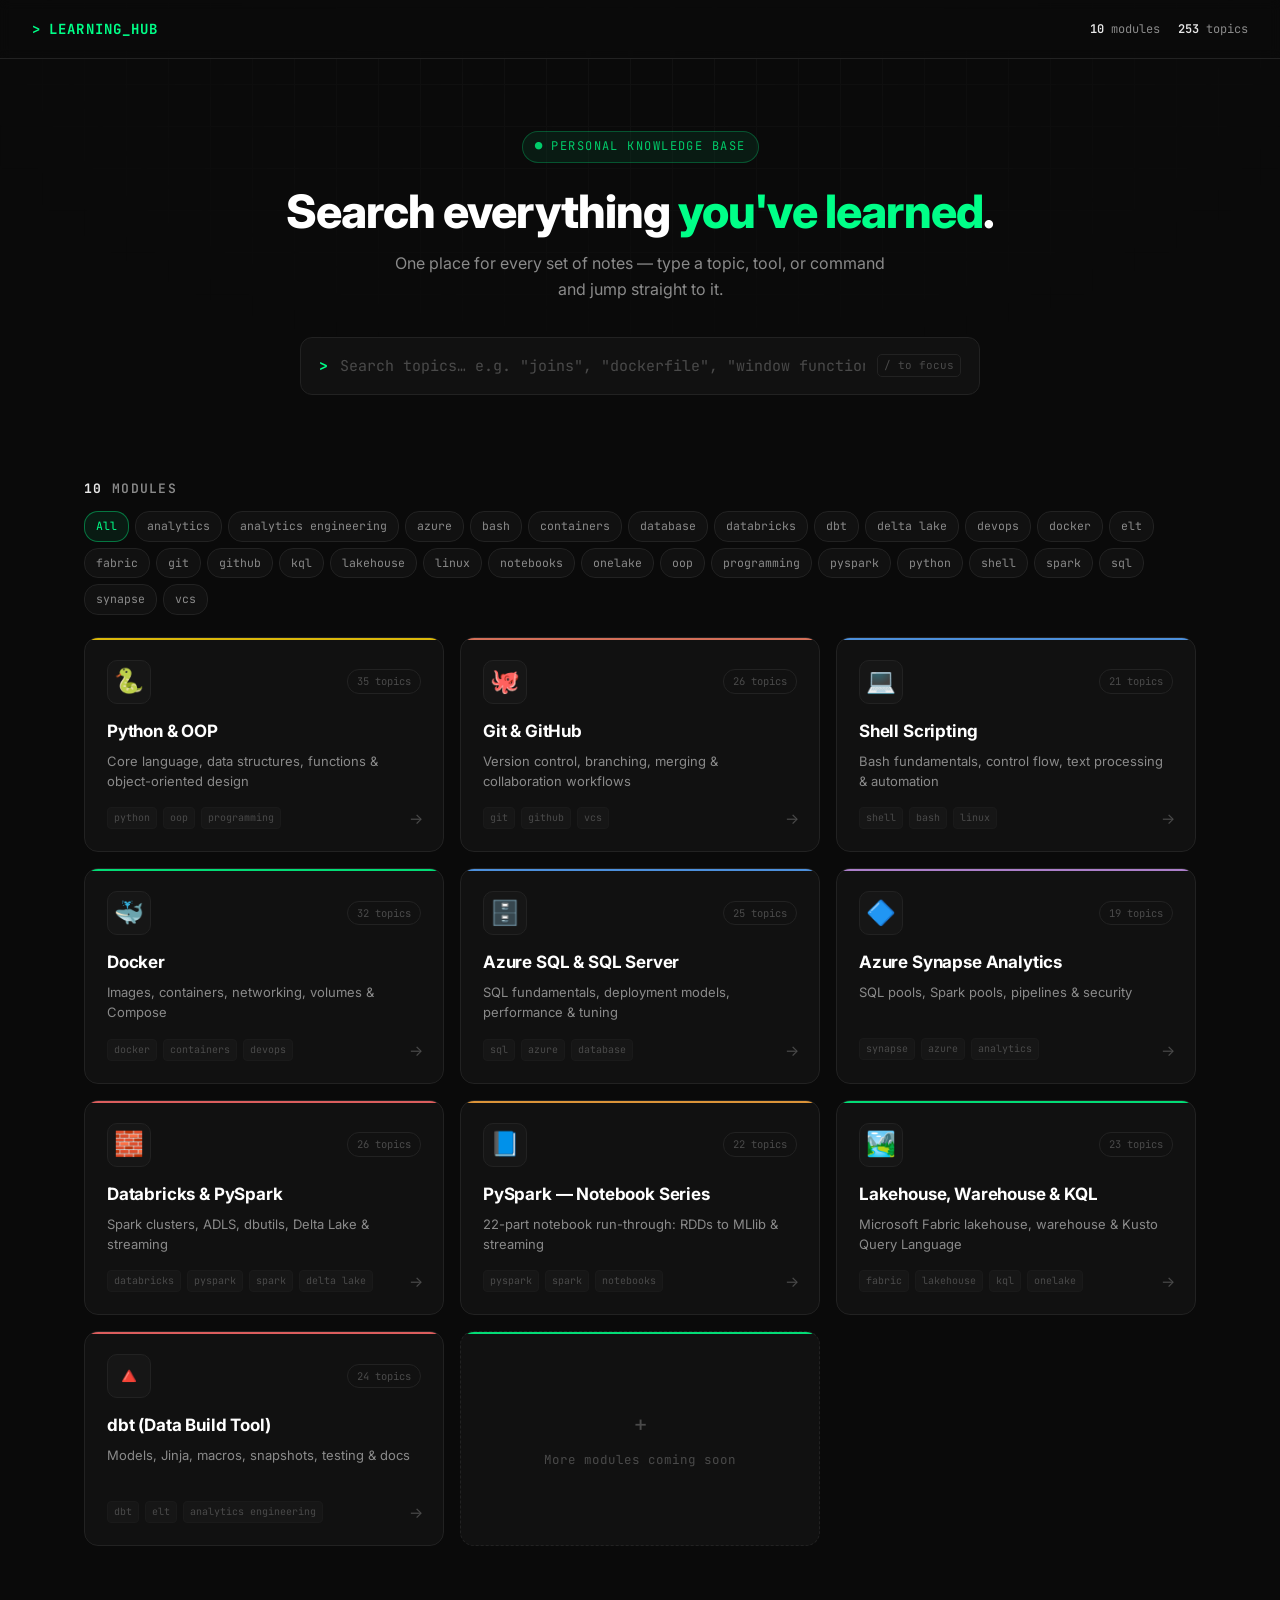
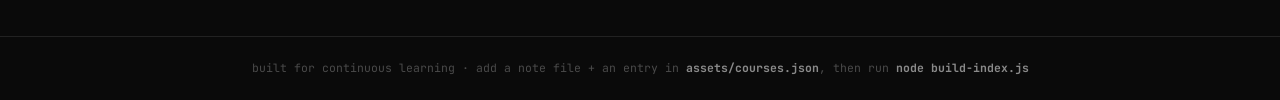
<file: index.html>
<!DOCTYPE html>
<html lang="en">
<head>
<meta charset="UTF-8">
<meta name="viewport" content="width=device-width, initial-scale=1.0">
<title>Learning Hub — All Notes</title>
<meta name="description" content="A single searchable home for all study notes.">
<link rel="stylesheet" href="assets/style.css">
</head>
<body>

<header id="topbar">
  <div class="logo">learning_hub</div>
  <div class="topbar-stats">
    <span><b id="stat-modules">10</b> modules</span>
    <span><b id="stat-topics">253</b> topics</span>
  </div>
</header>

<main>
  <section class="hero">
    <div class="hero-eyebrow">&#9679; personal knowledge base</div>
    <h1>Search everything <span>you've learned</span>.</h1>
    <p class="sub">One place for every set of notes — type a topic, tool, or command and jump straight to it.</p>

    <div class="search-wrap">
      <div class="search-box" id="search-box">
        <span class="prompt">&gt;</span>
        <input id="search-input" type="text" placeholder="Search topics… e.g. &quot;joins&quot;, &quot;dockerfile&quot;, &quot;window functions&quot;" autocomplete="off" spellcheck="false" role="combobox" aria-expanded="false" aria-controls="results-panel">
        <span class="kbd-hint">/ to focus</span>
      </div>
      <div class="results-panel" id="results-panel" role="listbox"></div>
    </div>

    <div id="continue-wrap"></div>
  </section>

  <section class="modules-section">
    <div class="modules-header">
      <h2><b id="stat-modules-2">10</b> modules</h2>
      <div class="modules-filter" id="modules-filter"></div>
    </div>
    <div class="modules-grid" id="modules-grid"></div>
  </section>
</main>

<footer>
  built for continuous learning · add a note file + an entry in <b>assets/courses.json</b>, then run <b>node build-index.js</b>
</footer>

<script src="assets/search-index.js"></script>
<script src="assets/app.js"></script>
<script>
  document.getElementById('stat-modules').textContent = (window.COURSES || []).length;
  document.getElementById('stat-modules-2').textContent = (window.COURSES || []).length;
  document.getElementById('stat-topics').textContent = (window.SEARCH_INDEX || []).length;
</script>
<script>
document.addEventListener("contextmenu", (e) => { e.preventDefault(); });
</script>
</body>
</html>
</file>
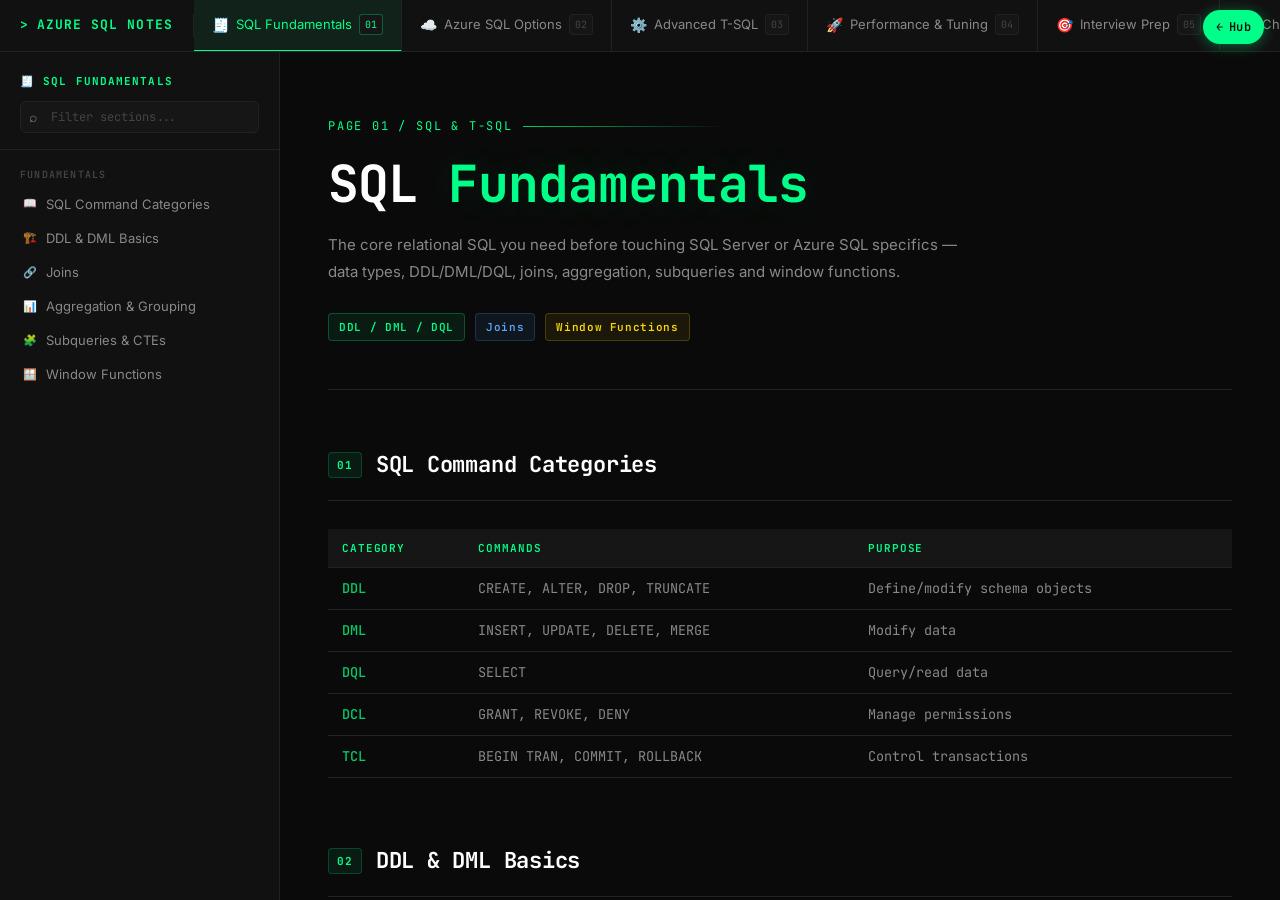
<file: notes/azure-sql-server-notes.html>
<!DOCTYPE html>
<html lang="en">
<head>
<meta charset="UTF-8">
<meta name="viewport" content="width=device-width, initial-scale=1.0">
<title>Azure SQL & SQL Server — Complete Notes</title>
<style>
  @import url('https://fonts.googleapis.com/css2?family=JetBrains+Mono:wght@300;400;500;600;700&family=Inter:wght@300;400;500;600;700&display=swap');

  :root {
    --bg: #0a0a0a;
    --bg2: #111111;
    --bg3: #161616;
    --border: #222222;
    --green: #00ff88;
    --green-dim: #00cc6a;
    --green-glow: rgba(0,255,136,0.15);
    --green-subtle: rgba(0,255,136,0.07);
    --yellow: #ffd60a;
    --blue: #58a6ff;
    --red: #ff6b6b;
    --purple: #c792ea;
    --orange: #ffab40;
    --text: #e0e0e0;
    --text-dim: #888;
    --text-faint: #444;
    --mono: 'JetBrains Mono', monospace;
    --sans: 'Inter', sans-serif;
    --sidebar-w: 280px;
    --topnav-h: 52px;
  }

  * { margin: 0; padding: 0; box-sizing: border-box; }
  html { scroll-behavior: smooth; }
  body { background: var(--bg); color: var(--text); font-family: var(--sans); font-size: 15px; line-height: 1.7; display: flex; flex-direction: column; height: 100vh; overflow: hidden; }

  /* ── TOP NAV (PAGES) ── */
  #topnav {
    position: fixed; top: 0; left: 0; right: 0; height: var(--topnav-h);
    background: var(--bg2); border-bottom: 1px solid var(--border);
    display: flex; align-items: center; z-index: 200; overflow-x: auto;
    scrollbar-width: none;
  }
  #topnav::-webkit-scrollbar { display: none; }

  .nav-logo {
    font-family: var(--mono); font-size: 13px; font-weight: 700;
    color: var(--green); letter-spacing: .08em; text-transform: uppercase;
    padding: 0 20px; white-space: nowrap; display: flex; align-items: center; gap: 8px;
    border-right: 1px solid var(--border); flex-shrink: 0;
  }
  .nav-logo::before { content: '>'; animation: blink 1.1s step-end infinite; }
  @keyframes blink { 0%,100%{opacity:1} 50%{opacity:0} }

  .page-tabs { display: flex; align-items: stretch; height: var(--topnav-h); }

  .page-tab {
    display: flex; align-items: center; gap: 7px;
    padding: 0 18px; font-family: var(--sans); font-size: 13px;
    color: var(--text-dim); cursor: pointer; white-space: nowrap;
    border-bottom: 2px solid transparent; border-right: 1px solid var(--border);
    transition: all .18s; user-select: none; flex-shrink: 0;
  }
  .page-tab:hover { color: var(--text); background: var(--green-subtle); }
  .page-tab.active { color: var(--green); border-bottom-color: var(--green); background: var(--green-subtle); }
  .page-tab .tab-icon { font-size: 14px; }
  .page-tab .tab-num {
    font-family: var(--mono); font-size: 10px; color: var(--text-faint);
    background: var(--bg3); border: 1px solid var(--border);
    padding: 1px 5px; border-radius: 3px;
  }
  .page-tab.active .tab-num { color: var(--green); border-color: rgba(0,255,136,.3); }

  /* ── LAYOUT ── */
  #layout {
    display: flex; margin-top: var(--topnav-h); height: calc(100vh - var(--topnav-h)); overflow: hidden;
  }

  /* ── SIDEBAR ── */
  #sidebar {
    width: var(--sidebar-w); background: var(--bg2);
    border-right: 1px solid var(--border); overflow-y: auto;
    flex-shrink: 0; transition: transform .3s;
  }
  #sidebar::-webkit-scrollbar { width: 4px; }
  #sidebar::-webkit-scrollbar-track { background: var(--bg2); }
  #sidebar::-webkit-scrollbar-thumb { background: var(--border); border-radius: 2px; }

  .sidebar-header {
    padding: 20px 20px 16px; border-bottom: 1px solid var(--border);
    position: sticky; top: 0; background: var(--bg2); z-index: 1;
  }
  .sidebar-page-title {
    font-family: var(--mono); font-size: 11px; font-weight: 700;
    color: var(--green); letter-spacing: .1em; text-transform: uppercase;
    margin-bottom: 10px;
  }
  .sidebar-search { position: relative; }
  .sidebar-search input {
    width: 100%; background: var(--bg3); border: 1px solid var(--border);
    border-radius: 6px; color: var(--text); font-family: var(--mono);
    font-size: 12px; padding: 7px 10px 7px 30px; outline: none; transition: border-color .2s;
  }
  .sidebar-search input:focus { border-color: var(--green); }
  .sidebar-search input::placeholder { color: var(--text-faint); }
  .sidebar-search::before {
    content: '⌕'; position: absolute; left: 9px; top: 50%;
    transform: translateY(-50%); color: var(--text-dim); font-size: 14px; pointer-events: none;
  }

  .toc-section { padding: 8px 0; }
  .toc-section-label {
    font-family: var(--mono); font-size: 10px; font-weight: 600;
    letter-spacing: .12em; text-transform: uppercase; color: var(--text-faint);
    padding: 8px 20px 4px;
  }
  .toc-link {
    display: flex; align-items: center; gap: 8px; padding: 6px 20px;
    color: var(--text-dim); text-decoration: none; font-size: 13px;
    font-family: var(--sans); border-left: 2px solid transparent;
    transition: all .15s; cursor: pointer;
  }
  .toc-link:hover, .toc-link.active {
    color: var(--green); border-left-color: var(--green); background: var(--green-subtle);
  }
  .toc-link .toc-icon { font-size: 11px; width: 16px; text-align: center; flex-shrink: 0; }

  /* ── MAIN CONTENT ── */
  #main {
    flex: 1; overflow-y: auto; padding: 0 48px 80px; min-width: 0;
  }
  #main::-webkit-scrollbar { width: 6px; }
  #main::-webkit-scrollbar-track { background: var(--bg); }
  #main::-webkit-scrollbar-thumb { background: var(--border); border-radius: 3px; }

  /* ── PAGES ── */
  .page { display: none; }
  .page.active { display: block; }

  /* ── HERO ── */
  .hero { padding: 64px 0 48px; border-bottom: 1px solid var(--border); margin-bottom: 56px; }
  .hero-eyebrow {
    font-family: var(--mono); font-size: 12px; color: var(--green);
    letter-spacing: .15em; text-transform: uppercase; margin-bottom: 20px;
    display: flex; align-items: center; gap: 10px;
  }
  .hero-eyebrow::after {
    content: ''; flex: 1; height: 1px;
    background: linear-gradient(to right, var(--green-dim), transparent); max-width: 200px;
  }
  .hero h1 {
    font-family: var(--mono); font-size: clamp(32px, 4vw, 58px);
    font-weight: 700; line-height: 1.1; letter-spacing: -.02em; color: #fff; margin-bottom: 18px;
  }
  .hero h1 span { color: var(--green); text-shadow: 0 0 40px var(--green-glow); }
  .hero-desc { font-size: 15px; color: var(--text-dim); max-width: 640px; line-height: 1.8; margin-bottom: 28px; }
  .hero-badges { display: flex; gap: 10px; flex-wrap: wrap; }
  .badge { font-family: var(--mono); font-size: 11px; font-weight: 600; padding: 4px 10px; border-radius: 4px; letter-spacing: .06em; }
  .badge-green { background: var(--green-subtle); color: var(--green); border: 1px solid rgba(0,255,136,.25); }
  .badge-blue { background: rgba(88,166,255,.08); color: var(--blue); border: 1px solid rgba(88,166,255,.2); }
  .badge-yellow { background: rgba(255,214,10,.07); color: var(--yellow); border: 1px solid rgba(255,214,10,.2); }
  .badge-purple { background: rgba(199,146,234,.08); color: var(--purple); border: 1px solid rgba(199,146,234,.2); }

  /* ── SECTIONS ── */
  .section { margin-bottom: 64px; scroll-margin-top: 20px; }
  .section-header {
    display: flex; align-items: center; gap: 14px;
    margin-bottom: 28px; padding-bottom: 16px; border-bottom: 1px solid var(--border);
  }
  .section-num {
    font-family: var(--mono); font-size: 11px; color: var(--green);
    background: var(--green-subtle); border: 1px solid rgba(0,255,136,.2);
    padding: 3px 8px; border-radius: 4px; font-weight: 700; letter-spacing: .08em; flex-shrink: 0;
  }
  .section h2 { font-family: var(--mono); font-size: 22px; font-weight: 700; color: #fff; letter-spacing: -.01em; }
  .section h3 {
    font-family: var(--sans); font-size: 16px; font-weight: 600; color: var(--text);
    margin: 28px 0 12px; display: flex; align-items: center; gap: 8px;
  }
  .section h3::before { content: '//'; font-family: var(--mono); color: var(--green-dim); font-size: 13px; font-weight: 400; }
  .section p { color: var(--text-dim); margin-bottom: 14px; max-width: 760px; }

  /* ── CODE BLOCK ── */
  .code-block { background: var(--bg3); border: 1px solid var(--border); border-radius: 8px; overflow: hidden; margin: 16px 0; }
  .code-header {
    display: flex; align-items: center; justify-content: space-between;
    padding: 10px 16px; background: var(--bg2); border-bottom: 1px solid var(--border);
    font-family: var(--mono); font-size: 11px; color: var(--text-faint);
  }
  .code-header .dots { display: flex; gap: 6px; }
  .code-header .dot { width: 10px; height: 10px; border-radius: 50%; }
  .dot-r { background: #ff5f57; } .dot-y { background: #febc2e; } .dot-g { background: #28c840; }
  .copy-btn {
    background: none; border: 1px solid var(--border); color: var(--text-faint);
    font-family: var(--mono); font-size: 10px; padding: 3px 8px;
    border-radius: 4px; cursor: pointer; transition: all .15s; letter-spacing: .06em;
  }
  .copy-btn:hover { border-color: var(--green); color: var(--green); }
  .copy-btn.copied { border-color: var(--green); color: var(--green); }
  .code-block pre {
    padding: 20px; overflow-x: auto; font-family: var(--mono);
    font-size: 13.5px; line-height: 1.8; color: var(--text);
  }
  .code-block pre::-webkit-scrollbar { height: 4px; }
  .code-block pre::-webkit-scrollbar-thumb { background: var(--border); border-radius: 2px; }

  .kw { color: var(--purple); }
  .fn { color: var(--blue); }
  .str { color: var(--yellow); }
  .cmt { color: var(--text-faint); font-style: italic; }
  .num { color: var(--orange); }
  .cls { color: var(--green); }
  .op  { color: var(--red); }
  .out { color: var(--purple); }
  .dec { color: var(--orange); }

  /* ── INFO BOXES ── */
  .info-box {
    border-radius: 8px; padding: 16px 18px; margin: 16px 0;
    display: flex; gap: 12px; align-items: flex-start; font-size: 14px; max-width: 760px;
  }
  .info-box .icon { font-size: 16px; flex-shrink: 0; margin-top: 2px; }
  .info-box-content { color: var(--text-dim); line-height: 1.7; }
  .info-box-content strong { color: var(--text); font-weight: 600; }
  .tip { background: rgba(0,255,136,.06); border: 1px solid rgba(0,255,136,.2); }
  .warning { background: rgba(255,214,10,.06); border: 1px solid rgba(255,214,10,.2); }
  .note { background: rgba(88,166,255,.06); border: 1px solid rgba(88,166,255,.2); }
  .danger { background: rgba(255,107,107,.06); border: 1px solid rgba(255,107,107,.2); }

  /* ── TABLE ── */
  .table-wrap { overflow-x: auto; margin: 16px 0; }
  table { width: 100%; border-collapse: collapse; font-size: 13.5px; font-family: var(--mono); }
  th { background: var(--bg3); color: var(--green); font-weight: 600; font-size: 11px; letter-spacing: .08em; text-transform: uppercase; padding: 10px 14px; text-align: left; border-bottom: 1px solid var(--border); }
  td { padding: 9px 14px; border-bottom: 1px solid var(--border); color: var(--text-dim); vertical-align: top; }
  td:first-child { color: var(--green-dim); font-weight: 500; }
  tr:hover td { background: var(--green-subtle); }

  /* ── CARDS ── */
  .card-grid { display: grid; grid-template-columns: repeat(auto-fill, minmax(220px, 1fr)); gap: 12px; margin: 16px 0; }
  .card { background: var(--bg3); border: 1px solid var(--border); border-radius: 8px; padding: 16px; transition: border-color .2s; }
  .card:hover { border-color: var(--green); }
  .card .card-icon { font-size: 20px; margin-bottom: 8px; }
  .card .card-title { font-weight: 600; font-size: 14px; color: var(--text); margin-bottom: 4px; }
  .card .card-desc { font-size: 12.5px; color: var(--text-dim); line-height: 1.6; }

  /* ── STYLED LIST ── */
  .styled-list { list-style: none; padding: 0; margin: 12px 0; max-width: 760px; }
  .styled-list li { padding: 7px 0 7px 22px; color: var(--text-dim); font-size: 14px; border-bottom: 1px solid var(--border); position: relative; }
  .styled-list li:last-child { border-bottom: none; }
  .styled-list li::before { content: '▸'; position: absolute; left: 0; color: var(--green); font-size: 11px; top: 9px; }
  .styled-list li strong { color: var(--text); }

  /* ── FLOW ── */
  .flow { display: flex; align-items: center; gap: 0; margin: 20px 0; flex-wrap: wrap; max-width: 760px; }
  .flow-step { background: var(--bg3); border: 1px solid var(--border); border-radius: 8px; padding: 12px 16px; text-align: center; min-width: 110px; }
  .flow-step .step-label { font-family: var(--mono); font-size: 10px; font-weight: 700; letter-spacing: .1em; text-transform: uppercase; margin-bottom: 4px; color: var(--text-faint); }
  .flow-step .step-name { font-size: 13px; font-weight: 600; color: var(--text); }
  .flow-step.active { border-color: var(--green); background: var(--green-subtle); }
  .flow-step.active .step-label { color: var(--green); }
  .flow-step.active .step-name { color: var(--green); }
  .flow-arrow { font-family: var(--mono); color: var(--text-faint); font-size: 18px; padding: 0 8px; flex-shrink: 0; }

  code { font-family: var(--mono); font-size: 12.5px; background: var(--bg3); border: 1px solid var(--border); color: var(--green-dim); padding: 1px 6px; border-radius: 4px; }
  .divider { border: none; border-top: 1px solid var(--border); margin: 40px 0; }

  /* ── INTERVIEW Q&A ── */
  .qa-group-label {
    font-family: var(--mono); font-size: 11px; font-weight: 700; color: var(--green);
    letter-spacing: .1em; text-transform: uppercase; margin: 32px 0 12px;
    display: flex; align-items: center; gap: 10px;
  }
  .qa-group-label::after { content: ''; flex: 1; height: 1px; background: var(--border); }
  details.qa {
    background: var(--bg3); border: 1px solid var(--border); border-radius: 8px;
    margin: 10px 0; overflow: hidden; max-width: 760px;
  }
  details.qa[open] { border-color: rgba(0,255,136,.3); }
  details.qa summary {
    list-style: none; cursor: pointer; padding: 14px 18px;
    font-family: var(--sans); font-size: 14px; font-weight: 600; color: var(--text);
    display: flex; align-items: center; gap: 10px; user-select: none;
  }
  details.qa summary::-webkit-details-marker { display: none; }
  details.qa summary::before {
    content: 'Q'; font-family: var(--mono); font-size: 10px; font-weight: 700;
    color: var(--green); background: var(--green-subtle); border: 1px solid rgba(0,255,136,.25);
    border-radius: 4px; padding: 2px 6px; flex-shrink: 0;
  }
  details.qa summary .chev { margin-left: auto; color: var(--text-faint); font-family: var(--mono); font-size: 12px; transition: transform .2s; }
  details.qa[open] summary .chev { transform: rotate(90deg); color: var(--green); }
  .qa-answer { padding: 0 18px 16px 46px; color: var(--text-dim); font-size: 13.5px; line-height: 1.75; }
  .qa-answer strong { color: var(--text); }
  .qa-answer code { font-size: 12px; }

  /* ── BACK TOP ── */
  #back-top { position: fixed; bottom: 28px; right: 28px; background: var(--bg2); border: 1px solid var(--border); color: var(--green); font-family: var(--mono); font-size: 12px; padding: 8px 14px; border-radius: 6px; cursor: pointer; opacity: 0; transition: opacity .3s, border-color .2s; z-index: 50; }
  #back-top.visible { opacity: 1; }
  #back-top:hover { border-color: var(--green); background: var(--green-subtle); }

  /* ── HAMBURGER ── */
  #menu-toggle { display: none; position: fixed; top: 10px; right: 12px; z-index: 300; background: var(--bg2); border: 1px solid var(--border); color: var(--green); font-size: 18px; width: 34px; height: 34px; border-radius: 6px; cursor: pointer; align-items: center; justify-content: center; }
  #overlay { display: none; position: fixed; inset: 0; background: rgba(0,0,0,.6); z-index: 90; margin-top: var(--topnav-h); }

  @media (max-width: 900px) {
    #sidebar { position: fixed; top: var(--topnav-h); bottom: 0; left: 0; z-index: 100; transform: translateX(-100%); }
    #sidebar.open { transform: translateX(0); }
    #menu-toggle { display: flex; }
    #overlay.show { display: block; }
    #main { padding: 24px 20px 60px; }
    .page-tab span.tab-label { display: none; }
  }
</style>
</head>
<body>

<!-- TOP PAGE NAV -->
<nav id="topnav">
  <div class="nav-logo">Azure SQL Notes</div>
  <div class="page-tabs">
    <div class="page-tab active" onclick="switchPage('p1',this)">
      <span class="tab-icon">🧾</span><span class="tab-label">SQL Fundamentals</span><span class="tab-num">01</span>
    </div>
    <div class="page-tab" onclick="switchPage('p2',this)">
      <span class="tab-icon">☁️</span><span class="tab-label">Azure SQL Options</span><span class="tab-num">02</span>
    </div>
    <div class="page-tab" onclick="switchPage('p3',this)">
      <span class="tab-icon">⚙️</span><span class="tab-label">Advanced T-SQL</span><span class="tab-num">03</span>
    </div>
    <div class="page-tab" onclick="switchPage('p4',this)">
      <span class="tab-icon">🚀</span><span class="tab-label">Performance & Tuning</span><span class="tab-num">04</span>
    </div>
    <div class="page-tab" onclick="switchPage('p5',this)">
      <span class="tab-icon">🎯</span><span class="tab-label">Interview Prep</span><span class="tab-num">05</span>
    </div>
    <div class="page-tab" onclick="switchPage('p6',this)">
      <span class="tab-icon">📋</span><span class="tab-label">Cheatsheet</span><span class="tab-num">06</span>
    </div>
  </div>
</nav>

<button id="menu-toggle" onclick="toggleSidebar()">☰</button>
<div id="overlay" onclick="closeSidebar()"></div>

<div id="layout">

  <!-- SIDEBAR -->
  <aside id="sidebar">
    <div class="sidebar-header">
      <div class="sidebar-page-title" id="sidebar-title">🧾 SQL Fundamentals</div>
      <div class="sidebar-search">
        <input id="toc-search" type="text" placeholder="Filter sections..." oninput="filterTOC(this.value)">
      </div>
    </div>
    <div id="toc-content"></div>
  </aside>

  <!-- MAIN -->
  <main id="main">

  <!-- ══════════════════ PAGE 1 — SQL FUNDAMENTALS ══════════════════ -->
  <div class="page active" id="p1">
    <div class="hero">
      <div class="hero-eyebrow">Page 01 / SQL & T-SQL</div>
      <h1>SQL <span>Fundamentals</span></h1>
      <p class="hero-desc">The core relational SQL you need before touching SQL Server or Azure SQL specifics — data types, DDL/DML/DQL, joins, aggregation, subqueries and window functions.</p>
      <div class="hero-badges">
        <span class="badge badge-green">DDL / DML / DQL</span>
        <span class="badge badge-blue">Joins</span>
        <span class="badge badge-yellow">Window Functions</span>
      </div>
    </div>

    <div class="section" id="s1-categories">
      <div class="section-header"><span class="section-num">01</span><h2>SQL Command Categories</h2></div>
      <table>
        <tr><th>Category</th><th>Commands</th><th>Purpose</th></tr>
        <tr><td>DDL</td><td>CREATE, ALTER, DROP, TRUNCATE</td><td>Define/modify schema objects</td></tr>
        <tr><td>DML</td><td>INSERT, UPDATE, DELETE, MERGE</td><td>Modify data</td></tr>
        <tr><td>DQL</td><td>SELECT</td><td>Query/read data</td></tr>
        <tr><td>DCL</td><td>GRANT, REVOKE, DENY</td><td>Manage permissions</td></tr>
        <tr><td>TCL</td><td>BEGIN TRAN, COMMIT, ROLLBACK</td><td>Control transactions</td></tr>
      </table>
    </div>

    <div class="section" id="s1-ddl-dml">
      <div class="section-header"><span class="section-num">02</span><h2>DDL & DML Basics</h2></div>
      <div class="code-block">
        <div class="code-header"><div class="dots"><div class="dot dot-r"></div><div class="dot dot-y"></div><div class="dot dot-g"></div></div><span>t-sql — schema & data</span><button class="copy-btn" onclick="copyCode(this)">COPY</button></div>
        <pre><span class="kw">CREATE TABLE</span> Employees (
  EmpId    <span class="cls">INT</span> <span class="kw">IDENTITY</span>(<span class="num">1</span>,<span class="num">1</span>) <span class="kw">PRIMARY KEY</span>,
  Name     <span class="cls">NVARCHAR</span>(<span class="num">100</span>) <span class="kw">NOT NULL</span>,
  DeptId   <span class="cls">INT</span> <span class="kw">FOREIGN KEY REFERENCES</span> Departments(DeptId),
  Salary   <span class="cls">DECIMAL</span>(<span class="num">10</span>,<span class="num">2</span>),
  HireDate <span class="cls">DATE DEFAULT</span> <span class="fn">GETDATE</span>()
);

<span class="kw">ALTER TABLE</span> Employees <span class="kw">ADD</span> Email <span class="cls">NVARCHAR</span>(<span class="num">150</span>);
<span class="kw">DROP TABLE</span> <span class="kw">IF EXISTS</span> TempTable;

<span class="kw">INSERT INTO</span> Employees (Name, DeptId, Salary) <span class="kw">VALUES</span> (<span class="str">'Asha'</span>, <span class="num">2</span>, <span class="num">75000</span>);
<span class="kw">UPDATE</span> Employees <span class="kw">SET</span> Salary = Salary * <span class="num">1.1</span> <span class="kw">WHERE</span> DeptId = <span class="num">2</span>;
<span class="kw">DELETE FROM</span> Employees <span class="kw">WHERE</span> HireDate <span class="op">&lt;</span> <span class="str">'2015-01-01'</span>;</pre>
      </div>
    </div>

    <div class="section" id="s1-joins">
      <div class="section-header"><span class="section-num">03</span><h2>Joins</h2></div>
      <div class="code-block">
        <div class="code-header"><div class="dots"><div class="dot dot-r"></div><div class="dot dot-y"></div><div class="dot dot-g"></div></div><span>t-sql — join types</span><button class="copy-btn" onclick="copyCode(this)">COPY</button></div>
        <pre><span class="kw">SELECT</span> e.Name, d.DeptName
<span class="kw">FROM</span> Employees e
<span class="kw">INNER JOIN</span> Departments d <span class="kw">ON</span> e.DeptId = d.DeptId;    <span class="cmt">-- only matching rows</span>

<span class="kw">SELECT</span> e.Name, d.DeptName
<span class="kw">FROM</span> Employees e
<span class="kw">LEFT JOIN</span> Departments d <span class="kw">ON</span> e.DeptId = d.DeptId;     <span class="cmt">-- all employees, matched dept or NULL</span>

<span class="kw">SELECT</span> e.Name, d.DeptName
<span class="kw">FROM</span> Employees e
<span class="kw">FULL OUTER JOIN</span> Departments d <span class="kw">ON</span> e.DeptId = d.DeptId; <span class="cmt">-- everything, matched or not</span>

<span class="kw">SELECT</span> e1.Name <span class="kw">AS</span> Emp, e2.Name <span class="kw">AS</span> Manager
<span class="kw">FROM</span> Employees e1
<span class="kw">JOIN</span> Employees e2 <span class="kw">ON</span> e1.ManagerId = e2.EmpId;         <span class="cmt">-- self join</span></pre>
      </div>
      <table>
        <tr><th>Join</th><th>Returns</th></tr>
        <tr><td>INNER JOIN</td><td>Only rows with matches on both sides</td></tr>
        <tr><td>LEFT JOIN</td><td>All left rows + matched right rows (NULL if none)</td></tr>
        <tr><td>RIGHT JOIN</td><td>All right rows + matched left rows (NULL if none)</td></tr>
        <tr><td>FULL OUTER JOIN</td><td>All rows from both sides, matched where possible</td></tr>
        <tr><td>CROSS JOIN</td><td>Cartesian product — every row × every row</td></tr>
        <tr><td>SELF JOIN</td><td>A table joined to itself (e.g. employee ↔ manager)</td></tr>
      </table>
    </div>

    <div class="section" id="s1-aggregation">
      <div class="section-header"><span class="section-num">04</span><h2>Aggregation & Grouping</h2></div>
      <div class="code-block">
        <div class="code-header"><div class="dots"><div class="dot dot-r"></div><div class="dot dot-y"></div><div class="dot dot-g"></div></div><span>t-sql — group by & having</span><button class="copy-btn" onclick="copyCode(this)">COPY</button></div>
        <pre><span class="kw">SELECT</span> DeptId, <span class="fn">COUNT</span>(*) <span class="kw">AS</span> Headcount, <span class="fn">AVG</span>(Salary) <span class="kw">AS</span> AvgSalary
<span class="kw">FROM</span> Employees
<span class="kw">GROUP BY</span> DeptId
<span class="kw">HAVING</span> <span class="fn">COUNT</span>(*) <span class="op">&gt;</span> <span class="num">5</span>          <span class="cmt">-- filters groups, WHERE filters rows</span>
<span class="kw">ORDER BY</span> AvgSalary <span class="kw">DESC</span>;</pre>
      </div>
      <div class="info-box note">
        <span class="icon">📘</span>
        <div class="info-box-content">Logical query processing order: <code>FROM → WHERE → GROUP BY → HAVING → SELECT → ORDER BY</code>. <code>WHERE</code> can't reference column aliases defined in <code>SELECT</code> because it runs first.</div>
      </div>
    </div>

    <div class="section" id="s1-subqueries">
      <div class="section-header"><span class="section-num">05</span><h2>Subqueries & CTEs</h2></div>
      <div class="code-block">
        <div class="code-header"><div class="dots"><div class="dot dot-r"></div><div class="dot dot-y"></div><div class="dot dot-g"></div></div><span>t-sql — subqueries & CTE</span><button class="copy-btn" onclick="copyCode(this)">COPY</button></div>
        <pre><span class="cmt">-- Correlated subquery</span>
<span class="kw">SELECT</span> Name, Salary
<span class="kw">FROM</span> Employees e
<span class="kw">WHERE</span> Salary <span class="op">&gt;</span> (<span class="kw">SELECT</span> <span class="fn">AVG</span>(Salary) <span class="kw">FROM</span> Employees <span class="kw">WHERE</span> DeptId = e.DeptId);

<span class="cmt">-- Common Table Expression (CTE)</span>
<span class="kw">WITH</span> DeptAvg <span class="kw">AS</span> (
  <span class="kw">SELECT</span> DeptId, <span class="fn">AVG</span>(Salary) <span class="kw">AS</span> AvgSal <span class="kw">FROM</span> Employees <span class="kw">GROUP BY</span> DeptId
)
<span class="kw">SELECT</span> e.Name, e.Salary, d.AvgSal
<span class="kw">FROM</span> Employees e
<span class="kw">JOIN</span> DeptAvg d <span class="kw">ON</span> e.DeptId = d.DeptId;

<span class="cmt">-- Recursive CTE — org chart traversal</span>
<span class="kw">WITH</span> OrgChart <span class="kw">AS</span> (
  <span class="kw">SELECT</span> EmpId, Name, ManagerId, <span class="num">0</span> <span class="kw">AS</span> Lvl <span class="kw">FROM</span> Employees <span class="kw">WHERE</span> ManagerId <span class="kw">IS NULL</span>
  <span class="kw">UNION ALL</span>
  <span class="kw">SELECT</span> e.EmpId, e.Name, e.ManagerId, o.Lvl <span class="op">+</span> <span class="num">1</span>
  <span class="kw">FROM</span> Employees e <span class="kw">JOIN</span> OrgChart o <span class="kw">ON</span> e.ManagerId = o.EmpId
)
<span class="kw">SELECT</span> * <span class="kw">FROM</span> OrgChart;</pre>
      </div>
    </div>

    <div class="section" id="s1-window">
      <div class="section-header"><span class="section-num">06</span><h2>Window Functions</h2></div>
      <div class="code-block">
        <div class="code-header"><div class="dots"><div class="dot dot-r"></div><div class="dot dot-y"></div><div class="dot dot-g"></div></div><span>t-sql — window functions</span><button class="copy-btn" onclick="copyCode(this)">COPY</button></div>
        <pre><span class="kw">SELECT</span> Name, DeptId, Salary,
  <span class="fn">ROW_NUMBER</span>() <span class="kw">OVER</span> (<span class="kw">PARTITION BY</span> DeptId <span class="kw">ORDER BY</span> Salary <span class="kw">DESC</span>) <span class="kw">AS</span> rn,
  <span class="fn">RANK</span>()       <span class="kw">OVER</span> (<span class="kw">PARTITION BY</span> DeptId <span class="kw">ORDER BY</span> Salary <span class="kw">DESC</span>) <span class="kw">AS</span> rnk,
  <span class="fn">DENSE_RANK</span>() <span class="kw">OVER</span> (<span class="kw">PARTITION BY</span> DeptId <span class="kw">ORDER BY</span> Salary <span class="kw">DESC</span>) <span class="kw">AS</span> drnk,
  <span class="fn">LAG</span>(Salary,<span class="num">1</span>)  <span class="kw">OVER</span> (<span class="kw">PARTITION BY</span> DeptId <span class="kw">ORDER BY</span> Salary) <span class="kw">AS</span> PrevSalary,
  <span class="fn">SUM</span>(Salary)   <span class="kw">OVER</span> (<span class="kw">PARTITION BY</span> DeptId) <span class="kw">AS</span> DeptTotal
<span class="kw">FROM</span> Employees;</pre>
      </div>
      <table>
        <tr><th>Function</th><th>Behavior</th></tr>
        <tr><td>ROW_NUMBER()</td><td>Unique sequential number, no ties</td></tr>
        <tr><td>RANK()</td><td>Same rank for ties, gaps after ties (1,2,2,4)</td></tr>
        <tr><td>DENSE_RANK()</td><td>Same rank for ties, no gaps (1,2,2,3)</td></tr>
        <tr><td>LAG / LEAD</td><td>Value from a previous / next row in the window</td></tr>
        <tr><td>SUM/AVG OVER()</td><td>Running or partitioned aggregate without collapsing rows</td></tr>
      </table>
    </div>
  </div><!-- /page 1 -->

  <!-- ══════════════════ PAGE 2 — AZURE SQL OPTIONS ══════════════════ -->
  <div class="page" id="p2">
    <div class="hero">
      <div class="hero-eyebrow">Page 02 / Azure SQL Family</div>
      <h1>Azure SQL <span>Deployment Options</span></h1>
      <p class="hero-desc">Microsoft's SQL Server engine is offered in three deployment models on Azure, each trading off management effort against control — plus the billing models and HA features that go with them.</p>
      <div class="hero-badges">
        <span class="badge badge-green">Azure SQL Database</span>
        <span class="badge badge-blue">Managed Instance</span>
        <span class="badge badge-yellow">SQL on VM</span>
      </div>
    </div>

    <div class="section" id="s2-models">
      <div class="section-header"><span class="section-num">01</span><h2>The Three Deployment Models</h2></div>
      <div class="card-grid">
        <div class="card"><div class="card-icon">☁️</div><div class="card-title">Azure SQL Database</div><div class="card-desc">Fully managed PaaS, single database or elastic pool. No OS/patch management. Fastest to provision.</div></div>
        <div class="card"><div class="card-icon">🏛️</div><div class="card-title">Azure SQL Managed Instance</div><div class="card-desc">PaaS with near-100% SQL Server surface area — cross-db queries, SQL Agent, CLR, linked servers.</div></div>
        <div class="card"><div class="card-icon">🖥️</div><div class="card-title">SQL Server on Azure VM</div><div class="card-desc">IaaS — full OS & SQL Server control, for lift-and-shift or features unsupported elsewhere.</div></div>
      </div>
      <table>
        <tr><th>Aspect</th><th>SQL Database</th><th>Managed Instance</th><th>SQL on VM</th></tr>
        <tr><td>Management model</td><td>PaaS (fully managed)</td><td>PaaS (fully managed)</td><td>IaaS (you patch/manage OS)</td></tr>
        <tr><td>SQL Server surface area</td><td>Subset, DB-scoped</td><td>Near 100% (instance-scoped)</td><td>100%</td></tr>
        <tr><td>Cross-database queries</td><td>Limited (elastic query)</td><td>Yes, native</td><td>Yes, native</td></tr>
        <tr><td>SQL Server Agent</td><td>No (use elastic jobs)</td><td>Yes</td><td>Yes</td></tr>
        <tr><td>Best for</td><td>New cloud-native apps, SaaS multi-tenant</td><td>Lift-and-shift needing instance features</td><td>Full control, legacy dependencies</td></tr>
      </table>
    </div>

    <div class="section" id="s2-billing">
      <div class="section-header"><span class="section-num">02</span><h2>Purchasing Models</h2></div>
      <table>
        <tr><th>Model</th><th>How it's billed</th><th>Good for</th></tr>
        <tr><td>DTU-based</td><td>Bundled compute+storage+IO unit (Basic/Standard/Premium tiers)</td><td>Simple, predictable workloads</td></tr>
        <tr><td>vCore-based</td><td>Compute (vCores) and storage billed independently; Azure Hybrid Benefit eligible</td><td>Fine-grained control, licensing reuse</td></tr>
        <tr><td>Serverless (vCore)</td><td>Auto-pauses & auto-scales compute; billed per second</td><td>Intermittent, unpredictable workloads</td></tr>
        <tr><td>Elastic pool</td><td>Shared vCore/DTU pool across many databases</td><td>Many databases with variable, non-simultaneous peaks</td></tr>
      </table>
      <div class="info-box tip">
        <span class="icon">💡</span>
        <div class="info-box-content"><strong>Service tiers</strong> within vCore model: General Purpose (balanced), Business Critical (highest resilience, local SSD, read replicas), Hyperscale (rapid storage scale-out, fast backups/restores).</div>
      </div>
    </div>

    <div class="section" id="s2-ha">
      <div class="section-header"><span class="section-num">03</span><h2>High Availability & Disaster Recovery</h2></div>
      <ul class="styled-list">
        <li><strong>Built-in HA</strong> — every Azure SQL tier includes automatic replication & failover within a region (architecture depends on tier).</li>
        <li><strong>Active geo-replication</strong> — up to 4 readable secondary databases in other regions, manual failover.</li>
        <li><strong>Auto-failover groups</strong> — group of databases that fail over together to a secondary region, with a listener endpoint so connection strings don't change.</li>
        <li><strong>Point-in-time restore (PITR)</strong> — restore to any point within the retention window (7–35 days) automatically, no extra config.</li>
        <li><strong>Long-term retention (LTR)</strong> — weekly/monthly/yearly backups kept up to 10 years.</li>
      </ul>
    </div>

    <div class="section" id="s2-connect">
      <div class="section-header"><span class="section-num">04</span><h2>Connecting & Firewalls</h2></div>
      <div class="code-block">
        <div class="code-header"><div class="dots"><div class="dot dot-r"></div><div class="dot dot-y"></div><div class="dot dot-g"></div></div><span>t-sql — server-level firewall rule</span><button class="copy-btn" onclick="copyCode(this)">COPY</button></div>
        <pre><span class="kw">EXECUTE</span> sp_set_firewall_rule
  @name = <span class="str">N'AllowOfficeIP'</span>,
  @start_ip_address = <span class="str">'203.0.113.10'</span>,
  @end_ip_address   = <span class="str">'203.0.113.10'</span>;</pre>
      </div>
      <p>Connections are protected by server & database-level firewall rules, optional VNet service endpoints / Private Link, and Azure AD (Microsoft Entra ID) authentication alongside SQL authentication.</p>
    </div>
  </div><!-- /page 2 -->

  <!-- ══════════════════ PAGE 3 — ADVANCED T-SQL ══════════════════ -->
  <div class="page" id="p3">
    <div class="hero">
      <div class="hero-eyebrow">Page 03 / SQL Server & T-SQL</div>
      <h1>Advanced <span>T-SQL</span></h1>
      <p class="hero-desc">Programmable objects and transactional guarantees — stored procedures, functions, triggers, views, and how SQL Server keeps data consistent under concurrency.</p>
      <div class="hero-badges">
        <span class="badge badge-green">Stored Procs</span>
        <span class="badge badge-blue">Transactions</span>
        <span class="badge badge-yellow">Triggers</span>
      </div>
    </div>

    <div class="section" id="s3-procs">
      <div class="section-header"><span class="section-num">01</span><h2>Stored Procedures & Functions</h2></div>
      <div class="code-block">
        <div class="code-header"><div class="dots"><div class="dot dot-r"></div><div class="dot dot-y"></div><div class="dot dot-g"></div></div><span>t-sql — proc & scalar/table functions</span><button class="copy-btn" onclick="copyCode(this)">COPY</button></div>
        <pre><span class="kw">CREATE PROCEDURE</span> usp_GetEmployeesByDept
  @DeptId <span class="cls">INT</span>
<span class="kw">AS</span>
<span class="kw">BEGIN</span>
  <span class="kw">SET NOCOUNT ON</span>;
  <span class="kw">SELECT</span> EmpId, Name, Salary <span class="kw">FROM</span> Employees <span class="kw">WHERE</span> DeptId = @DeptId;
<span class="kw">END</span>;
<span class="kw">EXEC</span> usp_GetEmployeesByDept @DeptId = <span class="num">2</span>;

<span class="cmt">-- Scalar function</span>
<span class="kw">CREATE FUNCTION</span> fn_AnnualBonus(@Salary <span class="cls">DECIMAL</span>(<span class="num">10</span>,<span class="num">2</span>))
<span class="kw">RETURNS DECIMAL</span>(<span class="num">10</span>,<span class="num">2</span>)
<span class="kw">AS BEGIN RETURN</span> @Salary * <span class="num">0.1</span>; <span class="kw">END</span>;

<span class="cmt">-- Inline table-valued function</span>
<span class="kw">CREATE FUNCTION</span> fn_TopEarners(@DeptId <span class="cls">INT</span>)
<span class="kw">RETURNS TABLE AS RETURN</span>
  <span class="kw">SELECT</span> Name, Salary <span class="kw">FROM</span> Employees <span class="kw">WHERE</span> DeptId = @DeptId <span class="kw">AND</span> Salary <span class="op">&gt;</span> <span class="num">80000</span>;</pre>
      </div>
      <div class="info-box note">
        <span class="icon">📘</span>
        <div class="info-box-content">Stored procedures can perform DML and have side effects; functions must be deterministic-ish and cannot modify database state (no INSERT/UPDATE/DELETE on permanent tables).</div>
      </div>
    </div>

    <div class="section" id="s3-transactions">
      <div class="section-header"><span class="section-num">02</span><h2>Transactions & ACID</h2></div>
      <p>A transaction groups statements so they succeed or fail as a unit, guaranteeing <strong style="color:var(--text)">ACID</strong> properties: Atomicity, Consistency, Isolation, Durability.</p>
      <div class="code-block">
        <div class="code-header"><div class="dots"><div class="dot dot-r"></div><div class="dot dot-y"></div><div class="dot dot-g"></div></div><span>t-sql — explicit transaction</span><button class="copy-btn" onclick="copyCode(this)">COPY</button></div>
        <pre><span class="kw">BEGIN TRANSACTION</span>;
<span class="kw">BEGIN TRY</span>
  <span class="kw">UPDATE</span> Accounts <span class="kw">SET</span> Balance = Balance <span class="op">-</span> <span class="num">100</span> <span class="kw">WHERE</span> AcctId = <span class="num">1</span>;
  <span class="kw">UPDATE</span> Accounts <span class="kw">SET</span> Balance = Balance <span class="op">+</span> <span class="num">100</span> <span class="kw">WHERE</span> AcctId = <span class="num">2</span>;
  <span class="kw">COMMIT</span>;
<span class="kw">END TRY</span>
<span class="kw">BEGIN CATCH</span>
  <span class="kw">ROLLBACK</span>;
  <span class="kw">THROW</span>;
<span class="kw">END CATCH</span>;</pre>
      </div>
      <table>
        <tr><th>Isolation Level</th><th>Dirty Read</th><th>Non-Repeatable Read</th><th>Phantom Read</th></tr>
        <tr><td>READ UNCOMMITTED</td><td>Possible</td><td>Possible</td><td>Possible</td></tr>
        <tr><td>READ COMMITTED (default)</td><td>Prevented</td><td>Possible</td><td>Possible</td></tr>
        <tr><td>REPEATABLE READ</td><td>Prevented</td><td>Prevented</td><td>Possible</td></tr>
        <tr><td>SERIALIZABLE</td><td>Prevented</td><td>Prevented</td><td>Prevented</td></tr>
        <tr><td>SNAPSHOT</td><td>Prevented</td><td>Prevented</td><td>Prevented (via row versioning)</td></tr>
      </table>
    </div>

    <div class="section" id="s3-triggers">
      <div class="section-header"><span class="section-num">03</span><h2>Triggers & Views</h2></div>
      <div class="code-block">
        <div class="code-header"><div class="dots"><div class="dot dot-r"></div><div class="dot dot-y"></div><div class="dot dot-g"></div></div><span>t-sql — trigger & view</span><button class="copy-btn" onclick="copyCode(this)">COPY</button></div>
        <pre><span class="kw">CREATE TRIGGER</span> trg_AuditSalaryChange
<span class="kw">ON</span> Employees
<span class="kw">AFTER UPDATE AS</span>
<span class="kw">BEGIN</span>
  <span class="kw">INSERT INTO</span> SalaryAudit (EmpId, OldSalary, NewSalary, ChangedAt)
  <span class="kw">SELECT</span> i.EmpId, d.Salary, i.Salary, <span class="fn">GETDATE</span>()
  <span class="kw">FROM</span> inserted i <span class="kw">JOIN</span> deleted d <span class="kw">ON</span> i.EmpId = d.EmpId
  <span class="kw">WHERE</span> i.Salary <span class="op">&lt;&gt;</span> d.Salary;
<span class="kw">END</span>;

<span class="kw">CREATE VIEW</span> vw_ActiveEmployees <span class="kw">AS</span>
<span class="kw">SELECT</span> EmpId, Name, DeptId <span class="kw">FROM</span> Employees <span class="kw">WHERE</span> IsActive = <span class="num">1</span>;</pre>
      </div>
      <div class="info-box tip">
        <span class="icon">💡</span>
        <div class="info-box-content">Inside a trigger, the special <code>inserted</code> and <code>deleted</code> tables hold the new and old row images — used heavily for auditing patterns.</div>
      </div>
    </div>
  </div><!-- /page 3 -->

  <!-- ══════════════════ PAGE 4 — PERFORMANCE & TUNING ══════════════════ -->
  <div class="page" id="p4">
    <div class="hero">
      <div class="hero-eyebrow">Page 04 / SQL Server & Azure SQL</div>
      <h1>Performance <span>& Tuning</span></h1>
      <p class="hero-desc">Indexing strategy, reading execution plans, and the tools SQL Server/Azure SQL give you to find and fix slow queries.</p>
      <div class="hero-badges">
        <span class="badge badge-green">Indexes</span>
        <span class="badge badge-blue">Execution Plans</span>
        <span class="badge badge-yellow">Query Store</span>
      </div>
    </div>

    <div class="section" id="s4-indexes">
      <div class="section-header"><span class="section-num">01</span><h2>Indexes</h2></div>
      <table>
        <tr><th>Index type</th><th>Description</th></tr>
        <tr><td>Clustered</td><td>Defines the physical row order; one per table (often the PK)</td></tr>
        <tr><td>Nonclustered</td><td>Separate structure pointing back to the data row; many per table</td></tr>
        <tr><td>Unique</td><td>Enforces uniqueness on the indexed column(s)</td></tr>
        <tr><td>Covering index</td><td>Includes all columns a query needs, avoiding a lookup back to the base table</td></tr>
        <tr><td>Filtered index</td><td>Indexes only a subset of rows matching a WHERE predicate</td></tr>
        <tr><td>Columnstore</td><td>Column-oriented storage for large analytical scans/aggregations</td></tr>
      </table>
      <div class="code-block">
        <div class="code-header"><div class="dots"><div class="dot dot-r"></div><div class="dot dot-y"></div><div class="dot dot-g"></div></div><span>t-sql — creating indexes</span><button class="copy-btn" onclick="copyCode(this)">COPY</button></div>
        <pre><span class="kw">CREATE NONCLUSTERED INDEX</span> IX_Employees_DeptId
<span class="kw">ON</span> Employees(DeptId)
<span class="kw">INCLUDE</span> (Name, Salary);          <span class="cmt">-- covering index</span>

<span class="kw">CREATE UNIQUE INDEX</span> UX_Employees_Email <span class="kw">ON</span> Employees(Email);

<span class="kw">CREATE NONCLUSTERED INDEX</span> IX_ActiveOnly
<span class="kw">ON</span> Employees(DeptId) <span class="kw">WHERE</span> IsActive = <span class="num">1</span>;   <span class="cmt">-- filtered index</span></pre>
      </div>
      <div class="info-box warning">
        <span class="icon">⚠️</span>
        <div class="info-box-content">Every index speeds up reads but slows down writes (INSERT/UPDATE/DELETE must maintain it) and adds storage — index only what your query patterns actually need.</div>
      </div>
    </div>

    <div class="section" id="s4-plans">
      <div class="section-header"><span class="section-num">02</span><h2>Execution Plans</h2></div>
      <p>The <strong style="color:var(--text)">query optimizer</strong> picks an execution plan based on statistics (row count estimates). Reading the plan reveals what's actually slow.</p>
      <table>
        <tr><th>Operator</th><th>Meaning</th></tr>
        <tr><td>Table Scan / Clustered Index Scan</td><td>Reads every row — expensive on large tables, often means a missing index</td></tr>
        <tr><td>Index Seek</td><td>Jumps directly to matching rows via an index — fast</td></tr>
        <tr><td>Key Lookup</td><td>Nonclustered index found the row, then fetches remaining columns from the clustered index</td></tr>
        <tr><td>Nested Loops Join</td><td>Good for small outer input joined to an indexed inner input</td></tr>
        <tr><td>Hash Match Join</td><td>Good for large, unsorted inputs without useful indexes</td></tr>
        <tr><td>Sort</td><td>Explicit sort operator — can be costly; sometimes avoidable with the right index order</td></tr>
      </table>
      <div class="code-block">
        <div class="code-header"><div class="dots"><div class="dot dot-r"></div><div class="dot dot-y"></div><div class="dot dot-g"></div></div><span>t-sql — inspect a plan</span><button class="copy-btn" onclick="copyCode(this)">COPY</button></div>
        <pre><span class="kw">SET</span> STATISTICS IO <span class="kw">ON</span>;
<span class="kw">SET</span> STATISTICS TIME <span class="kw">ON</span>;
<span class="kw">SELECT</span> * <span class="kw">FROM</span> Employees <span class="kw">WHERE</span> DeptId = <span class="num">2</span>;
<span class="cmt">-- or in SSMS: Ctrl+M to include the actual execution plan</span></pre>
      </div>
    </div>

    <div class="section" id="s4-tools">
      <div class="section-header"><span class="section-num">03</span><h2>Tuning Tools</h2></div>
      <ul class="styled-list">
        <li><strong>Query Store</strong> — tracks query plans & runtime stats over time, lets you force a known-good plan.</li>
        <li><strong>Database Engine Tuning Advisor</strong> — analyzes a workload and recommends indexes/partitioning.</li>
        <li><strong>Automatic tuning (Azure SQL)</strong> — can auto-create/drop indexes and auto-correct plan regressions.</li>
        <li><strong>sys.dm_exec_query_stats / sys.dm_db_index_usage_stats</strong> — DMVs for finding expensive or unused indexes.</li>
        <li><strong>UPDATE STATISTICS</strong> — refreshes the optimizer's row-count estimates when data has changed significantly.</li>
      </ul>
    </div>
  </div><!-- /page 4 -->

  <!-- ══════════════════ PAGE 5 — INTERVIEW PREP ══════════════════ -->
  <div class="page" id="p5">
    <div class="hero">
      <div class="hero-eyebrow">Page 05 / Interview Preparation</div>
      <h1>SQL <span>Interview Prep</span></h1>
      <p class="hero-desc">Common SQL / Azure SQL interview questions, grouped by topic. Click a question to reveal a concise answer you can build on out loud.</p>
      <div class="hero-badges">
        <span class="badge badge-green">Conceptual</span>
        <span class="badge badge-blue">Coding</span>
        <span class="badge badge-yellow">Azure-specific</span>
      </div>
    </div>

    <div class="section" id="s5-basics">
      <div class="section-header"><span class="section-num">01</span><h2>Core SQL Concepts</h2></div>

      <details class="qa"><summary>What's the difference between DELETE, TRUNCATE, and DROP?<span class="chev">▸</span></summary>
        <div class="qa-answer"><strong>DELETE</strong> removes rows one at a time, is logged, can be filtered with WHERE, and can be rolled back. <strong>TRUNCATE</strong> deallocates all pages at once, is minimally logged, resets identity, and can't use WHERE. <strong>DROP</strong> removes the entire table object, including its structure, from the database.</div>
      </details>

      <details class="qa"><summary>What is the difference between WHERE and HAVING?<span class="chev">▸</span></summary>
        <div class="qa-answer"><code>WHERE</code> filters individual rows before grouping; <code>HAVING</code> filters groups after <code>GROUP BY</code> has aggregated them. You can't use an aggregate function like <code>SUM()</code> in <code>WHERE</code>, but you can in <code>HAVING</code>.</div>
      </details>

      <details class="qa"><summary>Explain the difference between UNION and UNION ALL.<span class="chev">▸</span></summary>
        <div class="qa-answer"><code>UNION</code> combines result sets and removes duplicate rows (requires an implicit sort/dedupe, so it's slower). <code>UNION ALL</code> keeps all rows including duplicates and is faster since no dedupe pass is needed.</div>
      </details>

      <details class="qa"><summary>What is normalization? Explain 1NF, 2NF, 3NF briefly.<span class="chev">▸</span></summary>
        <div class="qa-answer">Normalization organizes data to reduce redundancy and avoid update anomalies. <strong>1NF</strong>: atomic columns, no repeating groups. <strong>2NF</strong>: 1NF + every non-key column depends on the whole primary key (no partial dependency on composite keys). <strong>3NF</strong>: 2NF + no column depends on another non-key column (no transitive dependency).</div>
      </details>

      <details class="qa"><summary>What's the difference between a primary key and a unique key?<span class="chev">▸</span></summary>
        <div class="qa-answer">A table can have only one primary key, which disallows NULLs and is typically the clustering key by default. A table can have multiple unique keys/constraints, and a unique key can allow one NULL value (per column, in SQL Server).</div>
      </details>

      <details class="qa"><summary>What is a NULL and how does it behave in comparisons?<span class="chev">▸</span></summary>
        <div class="qa-answer">NULL represents unknown/missing data. Any comparison with NULL using <code>=</code> or <code>&lt;&gt;</code> returns UNKNOWN, not TRUE/FALSE — that's why you must use <code>IS NULL</code> / <code>IS NOT NULL</code>. Aggregate functions (except COUNT(*)) ignore NULLs.</div>
      </details>
    </div>

    <div class="section" id="s5-joins-sub">
      <div class="section-header"><span class="section-num">02</span><h2>Joins, Subqueries & Set Operations</h2></div>

      <details class="qa"><summary>What's the difference between a correlated and a non-correlated subquery?<span class="chev">▸</span></summary>
        <div class="qa-answer">A non-correlated subquery runs once, independently of the outer query. A correlated subquery references a column from the outer query and conceptually re-executes for each outer row — generally slower unless the optimizer rewrites it as a join.</div>
      </details>

      <details class="qa"><summary>How would you find duplicate rows in a table?<span class="chev">▸</span></summary>
        <div class="qa-answer">Group by the columns that define a "duplicate" and filter with HAVING COUNT(*) &gt; 1, e.g. <code>SELECT Email, COUNT(*) FROM Users GROUP BY Email HAVING COUNT(*) &gt; 1</code>. To delete duplicates while keeping one, use ROW_NUMBER() in a CTE and delete rows where rn &gt; 1.</div>
      </details>

      <details class="qa"><summary>What is the difference between EXISTS and IN?<span class="chev">▸</span></summary>
        <div class="qa-answer"><code>EXISTS</code> stops as soon as it finds one matching row (semi-join, efficient with large/correlated subqueries) and treats NULLs safely. <code>IN</code> materializes the full list and can behave unexpectedly if that list contains NULL (with NOT IN, a NULL in the list makes the whole condition return no rows).</div>
      </details>

      <details class="qa"><summary>How do you find the second-highest salary in a table?<span class="chev">▸</span></summary>
        <div class="qa-answer">Several valid approaches: <code>SELECT MAX(Salary) FROM Employees WHERE Salary &lt; (SELECT MAX(Salary) FROM Employees)</code>, or using <code>DENSE_RANK() OVER (ORDER BY Salary DESC)</code> in a CTE and filtering rank = 2 — the window-function approach also generalizes cleanly to "Nth highest."</div>
      </details>
    </div>

    <div class="section" id="s5-indexes-perf">
      <div class="section-header"><span class="section-num">03</span><h2>Indexing & Performance</h2></div>

      <details class="qa"><summary>What's the difference between a clustered and non-clustered index?<span class="chev">▸</span></summary>
        <div class="qa-answer">A clustered index determines the physical storage order of the table's rows — there can only be one. A non-clustered index is a separate structure with a copy of the key columns plus a pointer (or clustering key) back to the actual row — a table can have many.</div>
      </details>

      <details class="qa"><summary>What is a covering index and why does it help?<span class="chev">▸</span></summary>
        <div class="qa-answer">A covering index includes every column a query needs (via key columns and/or INCLUDE columns), so SQL Server can satisfy the query entirely from the index without a "key lookup" back to the base table — this reduces I/O significantly.</div>
      </details>

      <details class="qa"><summary>Why might an index not be used even though it exists?<span class="chev">▸</span></summary>
        <div class="qa-answer">Common causes: outdated statistics, a function or implicit conversion applied to the indexed column ("non-sargable" predicate, e.g. <code>WHERE YEAR(OrderDate)=2026</code>), low selectivity (the optimizer decides a scan is cheaper), leading wildcard LIKE searches (<code>LIKE '%abc'</code>), or parameter sniffing producing a bad cached plan.</div>
      </details>

      <details class="qa"><summary>What is parameter sniffing?<span class="chev">▸</span></summary>
        <div class="qa-answer">SQL Server compiles and caches a query plan based on the parameter values used the first time it runs. If later calls use very different values with a different optimal plan, performance can suffer. Fixes include <code>OPTION (RECOMPILE)</code>, query hints, or plan guides/Query Store forced plans.</div>
      </details>
    </div>

    <div class="section" id="s5-transactions-q">
      <div class="section-header"><span class="section-num">04</span><h2>Transactions & Concurrency</h2></div>

      <details class="qa"><summary>Explain ACID properties.<span class="chev">▸</span></summary>
        <div class="qa-answer"><strong>Atomicity</strong>: all statements in a transaction succeed or none do. <strong>Consistency</strong>: a transaction moves the database from one valid state to another, respecting constraints. <strong>Isolation</strong>: concurrent transactions don't see each other's uncommitted changes (level depends on isolation setting). <strong>Durability</strong>: once committed, changes survive a crash.</div>
      </details>

      <details class="qa"><summary>What is a deadlock and how do you resolve/avoid it?<span class="chev">▸</span></summary>
        <div class="qa-answer">A deadlock happens when two transactions each hold a lock the other needs, so neither can proceed. SQL Server detects this and kills one transaction (the "deadlock victim"). Avoid it by accessing tables/rows in a consistent order across transactions, keeping transactions short, and using appropriate isolation levels.</div>
      </details>

      <details class="qa"><summary>What's the difference between optimistic and pessimistic concurrency?<span class="chev">▸</span></summary>
        <div class="qa-answer">Pessimistic concurrency locks data as soon as it's read, blocking others until the transaction finishes. Optimistic concurrency (e.g. SNAPSHOT isolation, row versioning) lets transactions read without locking and only checks for conflicts at commit time — better throughput when conflicts are rare.</div>
      </details>
    </div>

    <div class="section" id="s5-azure-q">
      <div class="section-header"><span class="section-num">05</span><h2>Azure SQL Specific</h2></div>

      <details class="qa"><summary>When would you pick Azure SQL Managed Instance over Azure SQL Database?<span class="chev">▸</span></summary>
        <div class="qa-answer">When you need near-complete SQL Server instance-level surface area — cross-database queries/transactions, SQL Server Agent, CLR, Service Broker, or a straightforward lift-and-shift of an on-prem instance with minimal app changes — while still wanting PaaS management.</div>
      </details>

      <details class="qa"><summary>What's the difference between DTU-based and vCore-based purchasing models?<span class="chev">▸</span></summary>
        <div class="qa-answer">DTU bundles compute, storage, and I/O into one abstract unit across a few fixed tiers — simple but less transparent. vCore lets you choose compute and storage independently, supports Azure Hybrid Benefit (bring your own SQL Server license for savings), and includes serverless/Hyperscale options DTU doesn't.</div>
      </details>

      <details class="qa"><summary>What is an auto-failover group used for?<span class="chev">▸</span></summary>
        <div class="qa-answer">It groups one or more databases that fail over together to a secondary region, and exposes read-write and read-only listener endpoints so the application's connection string doesn't need to change after a failover — simplifying disaster recovery for multi-database applications.</div>
      </details>

      <details class="qa"><summary>How does Azure SQL Database handle backups by default?<span class="chev">▸</span></summary>
        <div class="qa-answer">Automatic backups (full weekly, differential every ~12 hours, log backups every 5–10 minutes) are taken with no configuration needed, enabling point-in-time restore within a 7–35 day retention window; long-term retention policies can keep backups for up to 10 years.</div>
      </details>
    </div>

    <div class="section" id="s5-scenario">
      <div class="section-header"><span class="section-num">06</span><h2>Scenario / Coding Questions</h2></div>

      <details class="qa"><summary>Write a query to find employees earning more than their manager.<span class="chev">▸</span></summary>
        <div class="qa-answer"><code>SELECT e.Name FROM Employees e JOIN Employees m ON e.ManagerId = m.EmpId WHERE e.Salary &gt; m.Salary;</code> — a classic self-join question testing whether you can relate a table to itself.</div>
      </details>

      <details class="qa"><summary>Write a query to get the top 3 highest-paid employees per department.<span class="chev">▸</span></summary>
        <div class="qa-answer">Use a window function in a CTE: <code>WITH Ranked AS (SELECT *, DENSE_RANK() OVER (PARTITION BY DeptId ORDER BY Salary DESC) AS rnk FROM Employees) SELECT * FROM Ranked WHERE rnk &lt;= 3;</code> — this "top N per group" pattern comes up constantly.</div>
      </details>

      <details class="qa"><summary>How would you pivot rows into columns in T-SQL?<span class="chev">▸</span></summary>
        <div class="qa-answer">Use the <code>PIVOT</code> operator, or a manual conditional aggregate: <code>SELECT DeptId, SUM(CASE WHEN Year=2025 THEN Amount END) AS Y2025, SUM(CASE WHEN Year=2026 THEN Amount END) AS Y2026 FROM Sales GROUP BY DeptId;</code> — the CASE approach is often easier to reason about and extend.</div>
      </details>

      <details class="qa"><summary>How do you safely upsert data (insert-or-update) in T-SQL?<span class="chev">▸</span></summary>
        <div class="qa-answer">Use <code>MERGE</code> with WHEN MATCHED / WHEN NOT MATCHED clauses, wrapped in an explicit transaction with the right isolation level (or a HOLDLOCK hint) to avoid race conditions under concurrency — a plain "check-then-insert" without locking can duplicate rows under load.</div>
      </details>
    </div>
  </div><!-- /page 5 -->

  <!-- ══════════════════ PAGE 6 — CHEATSHEET ══════════════════ -->
  <div class="page" id="p6">
    <div class="hero">
      <div class="hero-eyebrow">Page 06 / Reference</div>
      <h1>Quick <span>Cheatsheet</span></h1>
      <p class="hero-desc">Fast reference for T-SQL syntax, data types, and Azure SQL terminology.</p>
      <div class="hero-badges">
        <span class="badge badge-green">Quick Reference</span>
      </div>
    </div>

    <div class="section" id="s6-datatypes">
      <div class="section-header"><span class="section-num">01</span><h2>Common Data Types</h2></div>
      <table>
        <tr><th>Type</th><th>Use</th></tr>
        <tr><td>INT / BIGINT</td><td>Whole numbers</td></tr>
        <tr><td>DECIMAL(p,s)</td><td>Exact fixed-precision numbers (money, quantities)</td></tr>
        <tr><td>NVARCHAR(n)</td><td>Variable-length Unicode text</td></tr>
        <tr><td>DATE / DATETIME2</td><td>Calendar date / date+time with higher precision</td></tr>
        <tr><td>BIT</td><td>Boolean (0/1)</td></tr>
        <tr><td>UNIQUEIDENTIFIER</td><td>GUID values</td></tr>
      </table>
    </div>

    <div class="section" id="s6-tsql-quick">
      <div class="section-header"><span class="section-num">02</span><h2>T-SQL Quick Reference</h2></div>
      <div class="code-block">
        <div class="code-header"><div class="dots"><div class="dot dot-r"></div><div class="dot dot-y"></div><div class="dot dot-g"></div></div><span>t-sql essentials</span><button class="copy-btn" onclick="copyCode(this)">COPY</button></div>
        <pre><span class="kw">SELECT</span> TOP <span class="num">10</span> * <span class="kw">FROM</span> t <span class="kw">ORDER BY</span> col <span class="kw">DESC</span>;
<span class="kw">SELECT</span> * <span class="kw">FROM</span> t1 <span class="kw">JOIN</span> t2 <span class="kw">ON</span> t1.id = t2.id;
<span class="kw">INSERT INTO</span> t (a,b) <span class="kw">VALUES</span> (<span class="num">1</span>,<span class="str">'x'</span>);
<span class="kw">UPDATE</span> t <span class="kw">SET</span> a <span class="op">=</span> <span class="num">2</span> <span class="kw">WHERE</span> id <span class="op">=</span> <span class="num">1</span>;
<span class="kw">DELETE FROM</span> t <span class="kw">WHERE</span> id <span class="op">=</span> <span class="num">1</span>;
<span class="kw">MERGE INTO</span> t <span class="kw">USING</span> src <span class="kw">ON</span> t.id<span class="op">=</span>src.id
  <span class="kw">WHEN MATCHED THEN UPDATE SET</span> * <span class="kw">WHEN NOT MATCHED THEN INSERT</span> *;</pre>
      </div>
    </div>

    <div class="section" id="s6-terms">
      <div class="section-header"><span class="section-num">03</span><h2>Azure SQL Terminology</h2></div>
      <table>
        <tr><th>Term</th><th>Meaning</th></tr>
        <tr><td>DTU</td><td>Database Transaction Unit — bundled compute/IO/storage billing unit</td></tr>
        <tr><td>vCore</td><td>Independent compute billing unit, paired with separate storage cost</td></tr>
        <tr><td>Elastic pool</td><td>Shared resource pool across many databases</td></tr>
        <tr><td>Failover group</td><td>Databases that fail over together with a stable listener endpoint</td></tr>
        <tr><td>PITR</td><td>Point-In-Time Restore — restore to any moment within retention window</td></tr>
        <tr><td>Hyperscale</td><td>vCore tier with fast storage auto-scaling and near-instant backups</td></tr>
      </table>
      <div class="divider"></div>
      <div class="info-box tip">
        <span class="icon">💡</span>
        <div class="info-box-content">Use the sidebar search on each tab to jump straight to a section. On the Interview Prep tab, click any question to expand its answer.</div>
      </div>
    </div>
  </div><!-- /page 6 -->

  </main>
</div><!-- /layout -->

<button id="back-top" onclick="scrollToTop()">↑ TOP</button>

<!-- ── TOC DATA ── -->
<script>
const tocData = {
  p1: {
    title: "🧾 SQL Fundamentals",
    sections: [
      { label: "Fundamentals", links: [
        { href: "s1-categories", icon: "📖", text: "SQL Command Categories" },
        { href: "s1-ddl-dml", icon: "🏗️", text: "DDL & DML Basics" },
        { href: "s1-joins", icon: "🔗", text: "Joins" },
        { href: "s1-aggregation", icon: "📊", text: "Aggregation & Grouping" },
        { href: "s1-subqueries", icon: "🧩", text: "Subqueries & CTEs" },
        { href: "s1-window", icon: "🪟", text: "Window Functions" },
      ]}
    ]
  },
  p2: {
    title: "☁️ Azure SQL Options",
    sections: [
      { label: "Deployment", links: [
        { href: "s2-models", icon: "🏗️", text: "Three Deployment Models" },
        { href: "s2-billing", icon: "💳", text: "Purchasing Models" },
        { href: "s2-ha", icon: "🛡️", text: "High Availability & DR" },
        { href: "s2-connect", icon: "🔌", text: "Connecting & Firewalls" },
      ]}
    ]
  },
  p3: {
    title: "⚙️ Advanced T-SQL",
    sections: [
      { label: "Advanced T-SQL", links: [
        { href: "s3-procs", icon: "🔧", text: "Stored Procedures & Functions" },
        { href: "s3-transactions", icon: "🔄", text: "Transactions & ACID" },
        { href: "s3-triggers", icon: "⚡", text: "Triggers & Views" },
      ]}
    ]
  },
  p4: {
    title: "🚀 Performance & Tuning",
    sections: [
      { label: "Performance", links: [
        { href: "s4-indexes", icon: "📇", text: "Indexes" },
        { href: "s4-plans", icon: "🗺️", text: "Execution Plans" },
        { href: "s4-tools", icon: "🛠️", text: "Tuning Tools" },
      ]}
    ]
  },
  p5: {
    title: "🎯 Interview Prep",
    sections: [
      { label: "Interview Questions", links: [
        { href: "s5-basics", icon: "📖", text: "Core SQL Concepts" },
        { href: "s5-joins-sub", icon: "🔗", text: "Joins, Subqueries & Sets" },
        { href: "s5-indexes-perf", icon: "📇", text: "Indexing & Performance" },
        { href: "s5-transactions-q", icon: "🔄", text: "Transactions & Concurrency" },
        { href: "s5-azure-q", icon: "☁️", text: "Azure SQL Specific" },
        { href: "s5-scenario", icon: "💻", text: "Scenario / Coding Questions" },
      ]}
    ]
  },
  p6: {
    title: "📋 Cheatsheet",
    sections: [
      { label: "Reference", links: [
        { href: "s6-datatypes", icon: "🔤", text: "Common Data Types" },
        { href: "s6-tsql-quick", icon: "🧾", text: "T-SQL Quick Reference" },
        { href: "s6-terms", icon: "☁️", text: "Azure SQL Terminology" },
      ]}
    ]
  }
};

let currentPage = 'p1';

function buildTOC(pageId) {
  const data = tocData[pageId];
  const container = document.getElementById('toc-content');
  document.getElementById('sidebar-title').textContent = data.title;
  let html = '';
  data.sections.forEach(sec => {
    html += `<div class="toc-section">`;
    if (sec.label) html += `<div class="toc-section-label">${sec.label}</div>`;
    sec.links.forEach(l => {
      html += `<a class="toc-link" onclick="scrollToSection('${l.href}')">
        <span class="toc-icon">${l.icon}</span>${l.text}
      </a>`;
    });
    html += `</div>`;
  });
  container.innerHTML = html;
}

function switchPage(pageId, tab) {
  document.querySelectorAll('.page').forEach(p => p.classList.remove('active'));
  document.querySelectorAll('.page-tab').forEach(t => t.classList.remove('active'));
  document.getElementById(pageId).classList.add('active');
  tab.classList.add('active');
  currentPage = pageId;
  document.getElementById('main').scrollTop = 0;
  buildTOC(pageId);
  document.getElementById('toc-search').value = '';
  closeSidebar();
}

function scrollToSection(id) {
  const el = document.getElementById(id);
  if (el) {
    document.getElementById('main').scrollTo({ top: el.offsetTop - 20, behavior: 'smooth' });
    document.querySelectorAll('.toc-link').forEach(l => l.classList.remove('active'));
    event.currentTarget.classList.add('active');
  }
  closeSidebar();
}

function scrollToTop() {
  document.getElementById('main').scrollTo({ top: 0, behavior: 'smooth' });
}

document.getElementById('main').addEventListener('scroll', function() {
  const btn = document.getElementById('back-top');
  btn.classList.toggle('visible', this.scrollTop > 400);
});

function toggleSidebar() {
  document.getElementById('sidebar').classList.toggle('open');
  document.getElementById('overlay').classList.toggle('show');
}
function closeSidebar() {
  document.getElementById('sidebar').classList.remove('open');
  document.getElementById('overlay').classList.remove('show');
}

function filterTOC(q) {
  q = q.toLowerCase();
  document.querySelectorAll('.toc-link').forEach(link => {
    link.style.display = link.textContent.toLowerCase().includes(q) ? 'flex' : 'none';
  });
  document.querySelectorAll('.toc-section-label').forEach(label => {
    const visible = [...label.parentElement.querySelectorAll('.toc-link')].some(l => l.style.display !== 'none');
    label.style.display = visible ? '' : 'none';
  });
}

function copyCode(btn) {
  const pre = btn.closest('.code-block').querySelector('pre');
  navigator.clipboard.writeText(pre.innerText).then(() => {
    btn.textContent = 'COPIED!';
    btn.classList.add('copied');
    setTimeout(() => { btn.textContent = 'COPY'; btn.classList.remove('copied'); }, 2000);
  });
}

buildTOC('p1');
</script>

<!-- ══════════ Learning Hub integration (injected) ══════════ -->
<style>
  #hub-back-btn {
    position: fixed; top: 10px; right: 16px; z-index: 999;
    display: flex; align-items: center; gap: 6px;
    font-family: 'JetBrains Mono', 'SF Mono', monospace;
    font-size: 12px; font-weight: 600; letter-spacing: .03em;
    color: #0a0a0a; background: #00ff88;
    padding: 7px 13px; border-radius: 20px; text-decoration: none;
    box-shadow: 0 2px 14px rgba(0,255,136,.35);
    transition: transform .15s ease, box-shadow .15s ease;
  }
  #hub-back-btn:hover { transform: translateY(-1px); box-shadow: 0 4px 18px rgba(0,255,136,.5); }
  .search-highlight-pulse {
    animation: hubPulse 1.4s ease-out 2;
    border-radius: 10px;
  }
  @keyframes hubPulse {
    0%   { box-shadow: 0 0 0 0 rgba(0,255,136,.55); }
    70%  { box-shadow: 0 0 0 14px rgba(0,255,136,0); }
    100% { box-shadow: 0 0 0 0 rgba(0,255,136,0); }
  }
  @media (max-width: 640px) { #hub-back-btn span.lbl { display: none; } }
</style>
<a id="hub-back-btn" href="../index.html" title="Back to Learning Hub">&#8592; <span class="lbl">Hub</span></a>
<script>
(function () {
  function getParam(name) {
    return new URLSearchParams(window.location.search).get(name);
  }
  function go() {
    var page = getParam('page');
    var nb = getParam('nb');
    var sec = getParam('sec');
    try {
      if (page && typeof switchPage === 'function') {
        var tab = document.querySelector('.page-tab[onclick*="\'' + page + '\'"]');
        if (tab) switchPage(page, tab);
      }
    } catch (e) { /* noop */ }
    try {
      if (nb && typeof openNotebook === 'function') {
        var item = document.querySelector('.toc-item[onclick*="\'' + nb + '\'"]');
        document.querySelectorAll('.notebook-page').forEach(function(p){ p.classList.remove('active'); });
        var target = document.getElementById(nb);
        if (target) target.classList.add('active');
        document.querySelectorAll('.toc-item').forEach(function(el){ el.classList.remove('active'); });
        if (item) item.classList.add('active');
      }
    } catch (e) { /* noop */ }
    if (sec) {
      setTimeout(function () {
        var el = document.getElementById(sec);
        if (el) {
          el.scrollIntoView({ behavior: 'smooth', block: 'start' });
          el.classList.add('search-highlight-pulse');
          setTimeout(function () { el.classList.remove('search-highlight-pulse'); }, 3000);
        }
      }, 200);
    }
  }
  if (document.readyState === 'loading') {
    document.addEventListener('DOMContentLoaded', go);
  } else {
    go();
  }
})();
</script>
<script>
document.addEventListener("contextmenu", (e) => { e.preventDefault(); });
</script>
</body>
</html>
</file>
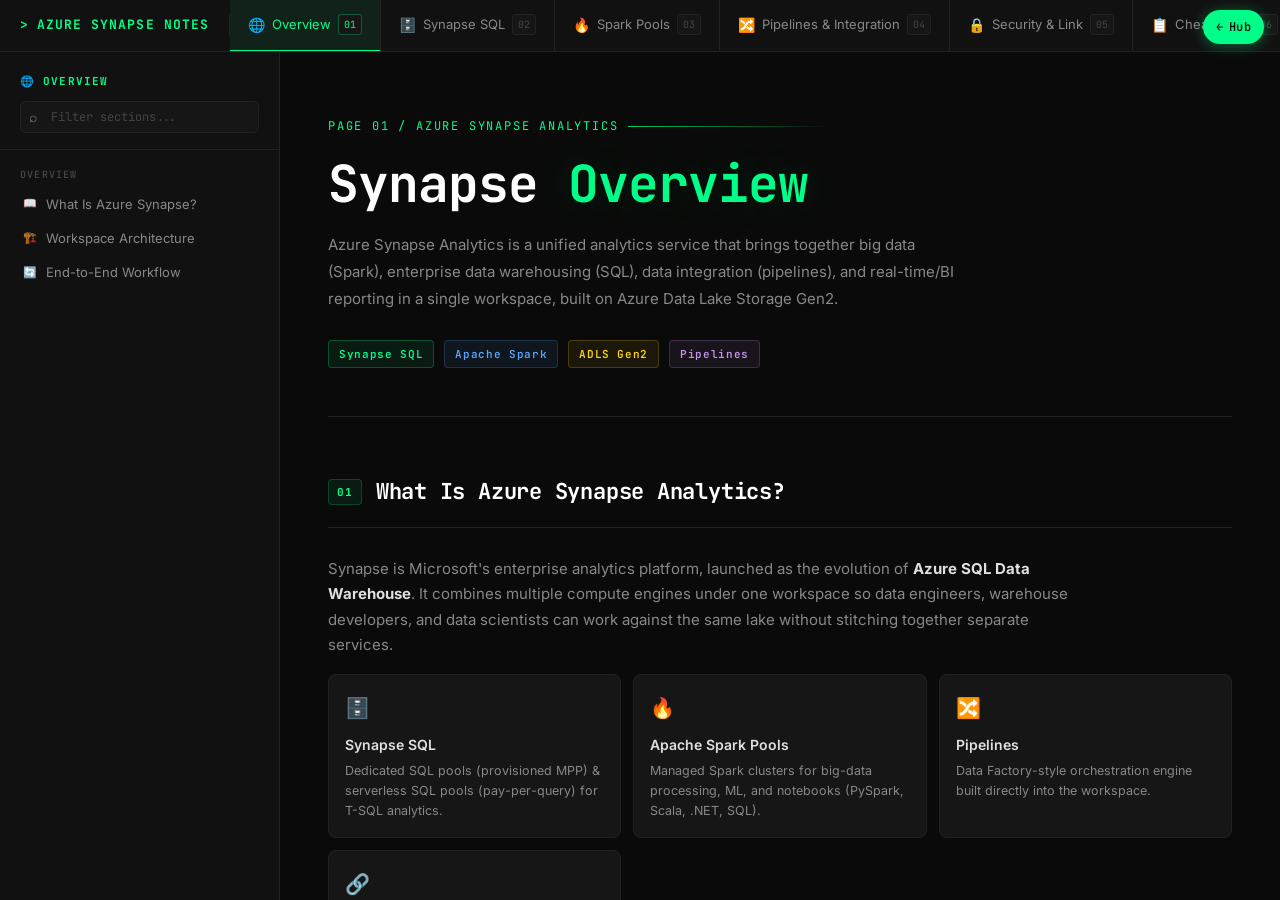
<file: notes/azure-synapse-notes.html>
<!DOCTYPE html>
<html lang="en">
<head>
<meta charset="UTF-8">
<meta name="viewport" content="width=device-width, initial-scale=1.0">
<title>Azure Synapse Analytics — Complete Notes</title>
<style>
  @import url('https://fonts.googleapis.com/css2?family=JetBrains+Mono:wght@300;400;500;600;700&family=Inter:wght@300;400;500;600;700&display=swap');

  :root {
    --bg: #0a0a0a;
    --bg2: #111111;
    --bg3: #161616;
    --border: #222222;
    --green: #00ff88;
    --green-dim: #00cc6a;
    --green-glow: rgba(0,255,136,0.15);
    --green-subtle: rgba(0,255,136,0.07);
    --yellow: #ffd60a;
    --blue: #58a6ff;
    --red: #ff6b6b;
    --purple: #c792ea;
    --orange: #ffab40;
    --text: #e0e0e0;
    --text-dim: #888;
    --text-faint: #444;
    --mono: 'JetBrains Mono', monospace;
    --sans: 'Inter', sans-serif;
    --sidebar-w: 280px;
    --topnav-h: 52px;
  }

  * { margin: 0; padding: 0; box-sizing: border-box; }
  html { scroll-behavior: smooth; }
  body { background: var(--bg); color: var(--text); font-family: var(--sans); font-size: 15px; line-height: 1.7; display: flex; flex-direction: column; height: 100vh; overflow: hidden; }

  /* ── TOP NAV (PAGES) ── */
  #topnav {
    position: fixed; top: 0; left: 0; right: 0; height: var(--topnav-h);
    background: var(--bg2); border-bottom: 1px solid var(--border);
    display: flex; align-items: center; z-index: 200; overflow-x: auto;
    scrollbar-width: none;
  }
  #topnav::-webkit-scrollbar { display: none; }

  .nav-logo {
    font-family: var(--mono); font-size: 13px; font-weight: 700;
    color: var(--green); letter-spacing: .08em; text-transform: uppercase;
    padding: 0 20px; white-space: nowrap; display: flex; align-items: center; gap: 8px;
    border-right: 1px solid var(--border); flex-shrink: 0;
  }
  .nav-logo::before { content: '>'; animation: blink 1.1s step-end infinite; }
  @keyframes blink { 0%,100%{opacity:1} 50%{opacity:0} }

  .page-tabs { display: flex; align-items: stretch; height: var(--topnav-h); }

  .page-tab {
    display: flex; align-items: center; gap: 7px;
    padding: 0 18px; font-family: var(--sans); font-size: 13px;
    color: var(--text-dim); cursor: pointer; white-space: nowrap;
    border-bottom: 2px solid transparent; border-right: 1px solid var(--border);
    transition: all .18s; user-select: none; flex-shrink: 0;
  }
  .page-tab:hover { color: var(--text); background: var(--green-subtle); }
  .page-tab.active { color: var(--green); border-bottom-color: var(--green); background: var(--green-subtle); }
  .page-tab .tab-icon { font-size: 14px; }
  .page-tab .tab-num {
    font-family: var(--mono); font-size: 10px; color: var(--text-faint);
    background: var(--bg3); border: 1px solid var(--border);
    padding: 1px 5px; border-radius: 3px;
  }
  .page-tab.active .tab-num { color: var(--green); border-color: rgba(0,255,136,.3); }

  /* ── LAYOUT ── */
  #layout {
    display: flex; margin-top: var(--topnav-h); height: calc(100vh - var(--topnav-h)); overflow: hidden;
  }

  /* ── SIDEBAR ── */
  #sidebar {
    width: var(--sidebar-w); background: var(--bg2);
    border-right: 1px solid var(--border); overflow-y: auto;
    flex-shrink: 0; transition: transform .3s;
  }
  #sidebar::-webkit-scrollbar { width: 4px; }
  #sidebar::-webkit-scrollbar-track { background: var(--bg2); }
  #sidebar::-webkit-scrollbar-thumb { background: var(--border); border-radius: 2px; }

  .sidebar-header {
    padding: 20px 20px 16px; border-bottom: 1px solid var(--border);
    position: sticky; top: 0; background: var(--bg2); z-index: 1;
  }
  .sidebar-page-title {
    font-family: var(--mono); font-size: 11px; font-weight: 700;
    color: var(--green); letter-spacing: .1em; text-transform: uppercase;
    margin-bottom: 10px;
  }
  .sidebar-search { position: relative; }
  .sidebar-search input {
    width: 100%; background: var(--bg3); border: 1px solid var(--border);
    border-radius: 6px; color: var(--text); font-family: var(--mono);
    font-size: 12px; padding: 7px 10px 7px 30px; outline: none; transition: border-color .2s;
  }
  .sidebar-search input:focus { border-color: var(--green); }
  .sidebar-search input::placeholder { color: var(--text-faint); }
  .sidebar-search::before {
    content: '⌕'; position: absolute; left: 9px; top: 50%;
    transform: translateY(-50%); color: var(--text-dim); font-size: 14px; pointer-events: none;
  }

  .toc-section { padding: 8px 0; }
  .toc-section-label {
    font-family: var(--mono); font-size: 10px; font-weight: 600;
    letter-spacing: .12em; text-transform: uppercase; color: var(--text-faint);
    padding: 8px 20px 4px;
  }
  .toc-link {
    display: flex; align-items: center; gap: 8px; padding: 6px 20px;
    color: var(--text-dim); text-decoration: none; font-size: 13px;
    font-family: var(--sans); border-left: 2px solid transparent;
    transition: all .15s; cursor: pointer;
  }
  .toc-link:hover, .toc-link.active {
    color: var(--green); border-left-color: var(--green); background: var(--green-subtle);
  }
  .toc-link .toc-icon { font-size: 11px; width: 16px; text-align: center; flex-shrink: 0; }

  /* ── MAIN CONTENT ── */
  #main {
    flex: 1; overflow-y: auto; padding: 0 48px 80px; min-width: 0;
  }
  #main::-webkit-scrollbar { width: 6px; }
  #main::-webkit-scrollbar-track { background: var(--bg); }
  #main::-webkit-scrollbar-thumb { background: var(--border); border-radius: 3px; }

  /* ── PAGES ── */
  .page { display: none; }
  .page.active { display: block; }

  /* ── HERO ── */
  .hero { padding: 64px 0 48px; border-bottom: 1px solid var(--border); margin-bottom: 56px; }
  .hero-eyebrow {
    font-family: var(--mono); font-size: 12px; color: var(--green);
    letter-spacing: .15em; text-transform: uppercase; margin-bottom: 20px;
    display: flex; align-items: center; gap: 10px;
  }
  .hero-eyebrow::after {
    content: ''; flex: 1; height: 1px;
    background: linear-gradient(to right, var(--green-dim), transparent); max-width: 200px;
  }
  .hero h1 {
    font-family: var(--mono); font-size: clamp(32px, 4vw, 58px);
    font-weight: 700; line-height: 1.1; letter-spacing: -.02em; color: #fff; margin-bottom: 18px;
  }
  .hero h1 span { color: var(--green); text-shadow: 0 0 40px var(--green-glow); }
  .hero-desc { font-size: 15px; color: var(--text-dim); max-width: 640px; line-height: 1.8; margin-bottom: 28px; }
  .hero-badges { display: flex; gap: 10px; flex-wrap: wrap; }
  .badge { font-family: var(--mono); font-size: 11px; font-weight: 600; padding: 4px 10px; border-radius: 4px; letter-spacing: .06em; }
  .badge-green { background: var(--green-subtle); color: var(--green); border: 1px solid rgba(0,255,136,.25); }
  .badge-blue { background: rgba(88,166,255,.08); color: var(--blue); border: 1px solid rgba(88,166,255,.2); }
  .badge-yellow { background: rgba(255,214,10,.07); color: var(--yellow); border: 1px solid rgba(255,214,10,.2); }
  .badge-purple { background: rgba(199,146,234,.08); color: var(--purple); border: 1px solid rgba(199,146,234,.2); }

  /* ── SECTIONS ── */
  .section { margin-bottom: 64px; scroll-margin-top: 20px; }
  .section-header {
    display: flex; align-items: center; gap: 14px;
    margin-bottom: 28px; padding-bottom: 16px; border-bottom: 1px solid var(--border);
  }
  .section-num {
    font-family: var(--mono); font-size: 11px; color: var(--green);
    background: var(--green-subtle); border: 1px solid rgba(0,255,136,.2);
    padding: 3px 8px; border-radius: 4px; font-weight: 700; letter-spacing: .08em; flex-shrink: 0;
  }
  .section h2 { font-family: var(--mono); font-size: 22px; font-weight: 700; color: #fff; letter-spacing: -.01em; }
  .section h3 {
    font-family: var(--sans); font-size: 16px; font-weight: 600; color: var(--text);
    margin: 28px 0 12px; display: flex; align-items: center; gap: 8px;
  }
  .section h3::before { content: '//'; font-family: var(--mono); color: var(--green-dim); font-size: 13px; font-weight: 400; }
  .section p { color: var(--text-dim); margin-bottom: 14px; max-width: 760px; }

  /* ── CODE BLOCK ── */
  .code-block { background: var(--bg3); border: 1px solid var(--border); border-radius: 8px; overflow: hidden; margin: 16px 0; }
  .code-header {
    display: flex; align-items: center; justify-content: space-between;
    padding: 10px 16px; background: var(--bg2); border-bottom: 1px solid var(--border);
    font-family: var(--mono); font-size: 11px; color: var(--text-faint);
  }
  .code-header .dots { display: flex; gap: 6px; }
  .code-header .dot { width: 10px; height: 10px; border-radius: 50%; }
  .dot-r { background: #ff5f57; } .dot-y { background: #febc2e; } .dot-g { background: #28c840; }
  .copy-btn {
    background: none; border: 1px solid var(--border); color: var(--text-faint);
    font-family: var(--mono); font-size: 10px; padding: 3px 8px;
    border-radius: 4px; cursor: pointer; transition: all .15s; letter-spacing: .06em;
  }
  .copy-btn:hover { border-color: var(--green); color: var(--green); }
  .copy-btn.copied { border-color: var(--green); color: var(--green); }
  .code-block pre {
    padding: 20px; overflow-x: auto; font-family: var(--mono);
    font-size: 13.5px; line-height: 1.8; color: var(--text);
  }
  .code-block pre::-webkit-scrollbar { height: 4px; }
  .code-block pre::-webkit-scrollbar-thumb { background: var(--border); border-radius: 2px; }

  .kw { color: var(--purple); }
  .fn { color: var(--blue); }
  .str { color: var(--yellow); }
  .cmt { color: var(--text-faint); font-style: italic; }
  .num { color: var(--orange); }
  .cls { color: var(--green); }
  .op  { color: var(--red); }
  .out { color: var(--purple); }
  .dec { color: var(--orange); }

  /* ── INFO BOXES ── */
  .info-box {
    border-radius: 8px; padding: 16px 18px; margin: 16px 0;
    display: flex; gap: 12px; align-items: flex-start; font-size: 14px; max-width: 760px;
  }
  .info-box .icon { font-size: 16px; flex-shrink: 0; margin-top: 2px; }
  .info-box-content { color: var(--text-dim); line-height: 1.7; }
  .info-box-content strong { color: var(--text); font-weight: 600; }
  .tip { background: rgba(0,255,136,.06); border: 1px solid rgba(0,255,136,.2); }
  .warning { background: rgba(255,214,10,.06); border: 1px solid rgba(255,214,10,.2); }
  .note { background: rgba(88,166,255,.06); border: 1px solid rgba(88,166,255,.2); }
  .danger { background: rgba(255,107,107,.06); border: 1px solid rgba(255,107,107,.2); }

  /* ── TABLE ── */
  .table-wrap { overflow-x: auto; margin: 16px 0; }
  table { width: 100%; border-collapse: collapse; font-size: 13.5px; font-family: var(--mono); }
  th { background: var(--bg3); color: var(--green); font-weight: 600; font-size: 11px; letter-spacing: .08em; text-transform: uppercase; padding: 10px 14px; text-align: left; border-bottom: 1px solid var(--border); }
  td { padding: 9px 14px; border-bottom: 1px solid var(--border); color: var(--text-dim); vertical-align: top; }
  td:first-child { color: var(--green-dim); font-weight: 500; }
  tr:hover td { background: var(--green-subtle); }

  /* ── CARDS ── */
  .card-grid { display: grid; grid-template-columns: repeat(auto-fill, minmax(220px, 1fr)); gap: 12px; margin: 16px 0; }
  .card { background: var(--bg3); border: 1px solid var(--border); border-radius: 8px; padding: 16px; transition: border-color .2s; }
  .card:hover { border-color: var(--green); }
  .card .card-icon { font-size: 20px; margin-bottom: 8px; }
  .card .card-title { font-weight: 600; font-size: 14px; color: var(--text); margin-bottom: 4px; }
  .card .card-desc { font-size: 12.5px; color: var(--text-dim); line-height: 1.6; }

  /* ── STYLED LIST ── */
  .styled-list { list-style: none; padding: 0; margin: 12px 0; max-width: 760px; }
  .styled-list li { padding: 7px 0 7px 22px; color: var(--text-dim); font-size: 14px; border-bottom: 1px solid var(--border); position: relative; }
  .styled-list li:last-child { border-bottom: none; }
  .styled-list li::before { content: '▸'; position: absolute; left: 0; color: var(--green); font-size: 11px; top: 9px; }
  .styled-list li strong { color: var(--text); }

  /* ── FLOW ── */
  .flow { display: flex; align-items: center; gap: 0; margin: 20px 0; flex-wrap: wrap; max-width: 760px; }
  .flow-step { background: var(--bg3); border: 1px solid var(--border); border-radius: 8px; padding: 12px 16px; text-align: center; min-width: 110px; }
  .flow-step .step-label { font-family: var(--mono); font-size: 10px; font-weight: 700; letter-spacing: .1em; text-transform: uppercase; margin-bottom: 4px; color: var(--text-faint); }
  .flow-step .step-name { font-size: 13px; font-weight: 600; color: var(--text); }
  .flow-step.active { border-color: var(--green); background: var(--green-subtle); }
  .flow-step.active .step-label { color: var(--green); }
  .flow-step.active .step-name { color: var(--green); }
  .flow-arrow { font-family: var(--mono); color: var(--text-faint); font-size: 18px; padding: 0 8px; flex-shrink: 0; }

  code { font-family: var(--mono); font-size: 12.5px; background: var(--bg3); border: 1px solid var(--border); color: var(--green-dim); padding: 1px 6px; border-radius: 4px; }
  .divider { border: none; border-top: 1px solid var(--border); margin: 40px 0; }

  /* ── BACK TOP ── */
  #back-top { position: fixed; bottom: 28px; right: 28px; background: var(--bg2); border: 1px solid var(--border); color: var(--green); font-family: var(--mono); font-size: 12px; padding: 8px 14px; border-radius: 6px; cursor: pointer; opacity: 0; transition: opacity .3s, border-color .2s; z-index: 50; }
  #back-top.visible { opacity: 1; }
  #back-top:hover { border-color: var(--green); background: var(--green-subtle); }

  /* ── HAMBURGER ── */
  #menu-toggle { display: none; position: fixed; top: 10px; right: 12px; z-index: 300; background: var(--bg2); border: 1px solid var(--border); color: var(--green); font-size: 18px; width: 34px; height: 34px; border-radius: 6px; cursor: pointer; align-items: center; justify-content: center; }
  #overlay { display: none; position: fixed; inset: 0; background: rgba(0,0,0,.6); z-index: 90; margin-top: var(--topnav-h); }

  @media (max-width: 900px) {
    #sidebar { position: fixed; top: var(--topnav-h); bottom: 0; left: 0; z-index: 100; transform: translateX(-100%); }
    #sidebar.open { transform: translateX(0); }
    #menu-toggle { display: flex; }
    #overlay.show { display: block; }
    #main { padding: 24px 20px 60px; }
    .page-tab span.tab-label { display: none; }
  }
</style>
</head>
<body>

<!-- TOP PAGE NAV -->
<nav id="topnav">
  <div class="nav-logo">Azure Synapse Notes</div>
  <div class="page-tabs">
    <div class="page-tab active" onclick="switchPage('p1',this)">
      <span class="tab-icon">🌐</span><span class="tab-label">Overview</span><span class="tab-num">01</span>
    </div>
    <div class="page-tab" onclick="switchPage('p2',this)">
      <span class="tab-icon">🗄️</span><span class="tab-label">Synapse SQL</span><span class="tab-num">02</span>
    </div>
    <div class="page-tab" onclick="switchPage('p3',this)">
      <span class="tab-icon">🔥</span><span class="tab-label">Spark Pools</span><span class="tab-num">03</span>
    </div>
    <div class="page-tab" onclick="switchPage('p4',this)">
      <span class="tab-icon">🔀</span><span class="tab-label">Pipelines & Integration</span><span class="tab-num">04</span>
    </div>
    <div class="page-tab" onclick="switchPage('p5',this)">
      <span class="tab-icon">🔒</span><span class="tab-label">Security & Link</span><span class="tab-num">05</span>
    </div>
    <div class="page-tab" onclick="switchPage('p6',this)">
      <span class="tab-icon">📋</span><span class="tab-label">Cheatsheet</span><span class="tab-num">06</span>
    </div>
  </div>
</nav>

<button id="menu-toggle" onclick="toggleSidebar()">☰</button>
<div id="overlay" onclick="closeSidebar()"></div>

<div id="layout">

  <!-- SIDEBAR -->
  <aside id="sidebar">
    <div class="sidebar-header">
      <div class="sidebar-page-title" id="sidebar-title">🌐 Overview</div>
      <div class="sidebar-search">
        <input id="toc-search" type="text" placeholder="Filter sections..." oninput="filterTOC(this.value)">
      </div>
    </div>
    <div id="toc-content"></div>
  </aside>

  <!-- MAIN -->
  <main id="main">

  <!-- ══════════════════ PAGE 1 — OVERVIEW ══════════════════ -->
  <div class="page active" id="p1">
    <div class="hero">
      <div class="hero-eyebrow">Page 01 / Azure Synapse Analytics</div>
      <h1>Synapse <span>Overview</span></h1>
      <p class="hero-desc">Azure Synapse Analytics is a unified analytics service that brings together big data (Spark), enterprise data warehousing (SQL), data integration (pipelines), and real-time/BI reporting in a single workspace, built on Azure Data Lake Storage Gen2.</p>
      <div class="hero-badges">
        <span class="badge badge-green">Synapse SQL</span>
        <span class="badge badge-blue">Apache Spark</span>
        <span class="badge badge-yellow">ADLS Gen2</span>
        <span class="badge badge-purple">Pipelines</span>
      </div>
    </div>

    <div class="section" id="s1-what">
      <div class="section-header"><span class="section-num">01</span><h2>What Is Azure Synapse Analytics?</h2></div>
      <p>Synapse is Microsoft's enterprise analytics platform, launched as the evolution of <strong style="color:var(--text)">Azure SQL Data Warehouse</strong>. It combines multiple compute engines under one workspace so data engineers, warehouse developers, and data scientists can work against the same lake without stitching together separate services.</p>
      <div class="card-grid">
        <div class="card"><div class="card-icon">🗄️</div><div class="card-title">Synapse SQL</div><div class="card-desc">Dedicated SQL pools (provisioned MPP) & serverless SQL pools (pay-per-query) for T-SQL analytics.</div></div>
        <div class="card"><div class="card-icon">🔥</div><div class="card-title">Apache Spark Pools</div><div class="card-desc">Managed Spark clusters for big-data processing, ML, and notebooks (PySpark, Scala, .NET, SQL).</div></div>
        <div class="card"><div class="card-icon">🔀</div><div class="card-title">Pipelines</div><div class="card-desc">Data Factory-style orchestration engine built directly into the workspace.</div></div>
        <div class="card"><div class="card-icon">🔗</div><div class="card-title">Synapse Link</div><div class="card-desc">Near real-time replication from Cosmos DB / Dataverse / SQL, no ETL required.</div></div>
      </div>
      <div class="info-box tip">
        <span class="icon">💡</span>
        <div class="info-box-content"><strong>Synapse Studio</strong> is the single web UI for all of this — notebooks, SQL scripts, pipelines, and monitoring live side by side in one workspace.</div>
      </div>
    </div>

    <div class="section" id="s1-architecture">
      <div class="section-header"><span class="section-num">02</span><h2>Workspace Architecture</h2></div>
      <p>A Synapse <strong style="color:var(--text)">workspace</strong> is the top-level Azure resource. It is linked to a primary <strong style="color:var(--text)">Azure Data Lake Storage Gen2</strong> account/container ("primary storage") which acts as the default file system for Spark, serverless SQL, and pipeline staging.</p>
      <div class="flow">
        <div class="flow-step"><div class="step-label">Storage</div><div class="step-name">ADLS Gen2</div></div>
        <div class="flow-arrow">↔</div>
        <div class="flow-step active"><div class="step-label">Compute</div><div class="step-name">Synapse Workspace</div></div>
        <div class="flow-arrow">↔</div>
        <div class="flow-step"><div class="step-label">Access</div><div class="step-name">Synapse Studio / Power BI</div></div>
      </div>
      <table>
        <tr><th>Component</th><th>Role</th></tr>
        <tr><td>Dedicated SQL pool</td><td>Provisioned MPP data warehouse, billed by DWU regardless of usage</td></tr>
        <tr><td>Serverless SQL pool</td><td>Always-on, pay-per-TB-scanned query engine over files in the lake</td></tr>
        <tr><td>Apache Spark pool</td><td>On-demand Spark clusters, auto-pause/auto-scale, billed while running</td></tr>
        <tr><td>Integration runtime</td><td>Compute that executes pipeline activities (Azure IR or self-hosted IR)</td></tr>
        <tr><td>Managed VNet</td><td>Optional network isolation for Spark pools & managed private endpoints</td></tr>
      </table>
    </div>

    <div class="section" id="s1-workflow">
      <div class="section-header"><span class="section-num">03</span><h2>Typical End-to-End Workflow</h2></div>
      <ul class="styled-list">
        <li><strong>Ingest</strong> — Pipelines/Dataflows pull data from 90+ connectors into the lake or a staging table.</li>
        <li><strong>Transform</strong> — Spark notebooks or Mapping Data Flows clean & reshape the data (bronze → silver → gold).</li>
        <li><strong>Load / Model</strong> — Curated data lands in dedicated SQL pool tables or stays as Parquet queried via serverless SQL.</li>
        <li><strong>Serve</strong> — Power BI (Direct Lake / Import / DirectQuery), reporting tools, or downstream apps consume the results.</li>
        <li><strong>Monitor</strong> — Synapse Studio's Monitor hub tracks pipeline runs, Spark jobs, and SQL requests.</li>
      </ul>
    </div>
  </div><!-- /page 1 -->

  <!-- ══════════════════ PAGE 2 — SYNAPSE SQL ══════════════════ -->
  <div class="page" id="p2">
    <div class="hero">
      <div class="hero-eyebrow">Page 02 / Azure Synapse Analytics</div>
      <h1>Synapse <span>SQL</span></h1>
      <p class="hero-desc">Two flavors of T-SQL compute in one workspace: provisioned, high-performance dedicated SQL pools for enterprise warehousing, and on-demand serverless SQL pools for ad-hoc queries directly over lake files.</p>
      <div class="hero-badges">
        <span class="badge badge-green">Dedicated Pool</span>
        <span class="badge badge-blue">Serverless Pool</span>
        <span class="badge badge-yellow">MPP</span>
      </div>
    </div>

    <div class="section" id="s2-dedicated">
      <div class="section-header"><span class="section-num">01</span><h2>Dedicated SQL Pool</h2></div>
      <p>A <strong style="color:var(--text)">dedicated SQL pool</strong> (formerly SQL DW) is a provisioned, massively parallel processing (MPP) data warehouse. Compute is billed continuously in <strong style="color:var(--text)">DWUs (Data Warehouse Units)</strong> whether or not queries are running — you pause it to stop billing.</p>
      <table>
        <tr><th>Concept</th><th>Meaning</th></tr>
        <tr><td>Control node</td><td>Receives queries, builds the distributed execution plan</td></tr>
        <tr><td>Compute nodes</td><td>Execute the plan in parallel; count scales with DWU tier</td></tr>
        <tr><td>Distributions</td><td>60 physical storage/compute units data is spread across</td></tr>
        <tr><td>DWU</td><td>Billing unit — higher DWU = more compute nodes = faster, pricier</td></tr>
      </table>
      <h3>Table distribution strategies</h3>
      <div class="code-block">
        <div class="code-header"><div class="dots"><div class="dot dot-r"></div><div class="dot dot-y"></div><div class="dot dot-g"></div></div><span>t-sql — create table with distribution</span><button class="copy-btn" onclick="copyCode(this)">COPY</button></div>
        <pre><span class="cmt">-- HASH distribution — best for large fact tables joined on a key</span>
<span class="kw">CREATE TABLE</span> dbo.FactSales (
  SaleId <span class="cls">INT</span>, ProductId <span class="cls">INT</span>, Amount <span class="cls">DECIMAL</span>(<span class="num">10</span>,<span class="num">2</span>)
)
<span class="kw">WITH</span> (
  DISTRIBUTION = HASH(ProductId),
  CLUSTERED COLUMNSTORE INDEX
);

<span class="cmt">-- ROUND_ROBIN — even spread, no join key affinity, good for staging</span>
<span class="kw">CREATE TABLE</span> stg.RawLoad (...) <span class="kw">WITH</span> (DISTRIBUTION = ROUND_ROBIN);

<span class="cmt">-- REPLICATE — small dimension tables copied to every node</span>
<span class="kw">CREATE TABLE</span> dbo.DimDate (...) <span class="kw">WITH</span> (DISTRIBUTION = REPLICATE);</pre>
      </div>
      <div class="info-box warning">
        <span class="icon">⚠️</span>
        <div class="info-box-content">A poor distribution key choice causes <strong>data skew</strong> — one node ends up with far more rows than others, slowing every query. Choose a high-cardinality column used in joins/group-bys.</div>
      </div>
      <h3>Loading data — COPY & PolyBase</h3>
      <div class="code-block">
        <div class="code-header"><div class="dots"><div class="dot dot-r"></div><div class="dot dot-y"></div><div class="dot dot-g"></div></div><span>t-sql — COPY INTO</span><button class="copy-btn" onclick="copyCode(this)">COPY</button></div>
        <pre><span class="kw">COPY INTO</span> dbo.FactSales
<span class="kw">FROM</span> <span class="str">'https://mystorage.blob.core.windows.net/data/sales/*.parquet'</span>
<span class="kw">WITH</span> (
  FILE_TYPE = <span class="str">'PARQUET'</span>,
  CREDENTIAL = (IDENTITY = <span class="str">'Managed Identity'</span>)
);</pre>
      </div>
      <p><code>COPY INTO</code> is the modern, simplest bulk-load statement; <strong style="color:var(--text)">PolyBase</strong> (external tables) is the older pattern still used for querying external data in place.</p>
    </div>

    <div class="section" id="s2-serverless">
      <div class="section-header"><span class="section-num">02</span><h2>Serverless SQL Pool</h2></div>
      <p>A <strong style="color:var(--text)">serverless SQL pool</strong> is always available per workspace — no provisioning, no pausing. You pay only for the data scanned per query (per TB), making it ideal for exploring files in the lake without loading them anywhere.</p>
      <div class="code-block">
        <div class="code-header"><div class="dots"><div class="dot dot-r"></div><div class="dot dot-y"></div><div class="dot dot-g"></div></div><span>t-sql — query lake files directly</span><button class="copy-btn" onclick="copyCode(this)">COPY</button></div>
        <pre><span class="kw">SELECT</span> TOP <span class="num">100</span> *
<span class="kw">FROM</span> OPENROWSET(
    BULK <span class="str">'https://mystorage.dfs.core.windows.net/data/sales/*.parquet'</span>,
    FORMAT = <span class="str">'PARQUET'</span>
) <span class="kw">AS</span> rows;

<span class="cmt">-- Create a reusable view over the files</span>
<span class="kw">CREATE VIEW</span> vw_sales <span class="kw">AS</span>
<span class="kw">SELECT</span> *
<span class="kw">FROM</span> OPENROWSET(
    BULK <span class="str">'https://mystorage.dfs.core.windows.net/data/sales/'</span>,
    FORMAT = <span class="str">'PARQUET'</span>
) <span class="kw">AS</span> r;</pre>
      </div>
      <table>
        <tr><th>Aspect</th><th>Dedicated Pool</th><th>Serverless Pool</th></tr>
        <tr><td>Billing</td><td>DWU per hour, continuous</td><td>Per TB of data scanned</td></tr>
        <tr><td>Data location</td><td>Loaded into pool storage</td><td>Queried in place from the lake</td></tr>
        <tr><td>Write support</td><td>Full DDL/DML</td><td>Read-only over external files (CETAS to write)</td></tr>
        <tr><td>Best for</td><td>Curated warehouse, heavy repeated BI queries</td><td>Ad-hoc exploration, logical data warehouse</td></tr>
      </table>
    </div>

    <div class="section" id="s2-cetas">
      <div class="section-header"><span class="section-num">03</span><h2>CETAS & External Tables</h2></div>
      <p><code>CREATE EXTERNAL TABLE AS SELECT</code> (CETAS) writes query results back out to the lake as Parquet/CSV — used to persist transformed data for reuse by other engines.</p>
      <div class="code-block">
        <div class="code-header"><div class="dots"><div class="dot dot-r"></div><div class="dot dot-y"></div><div class="dot dot-g"></div></div><span>t-sql — CETAS</span><button class="copy-btn" onclick="copyCode(this)">COPY</button></div>
        <pre><span class="kw">CREATE EXTERNAL DATA SOURCE</span> lake_ds
<span class="kw">WITH</span> (LOCATION = <span class="str">'https://mystorage.dfs.core.windows.net/data'</span>);

<span class="kw">CREATE EXTERNAL FILE FORMAT</span> parquet_fmt <span class="kw">WITH</span> (FORMAT_TYPE = PARQUET);

<span class="kw">CREATE EXTERNAL TABLE</span> ext.SalesSummary
<span class="kw">WITH</span> (
  LOCATION = <span class="str">'/curated/sales_summary/'</span>,
  DATA_SOURCE = lake_ds,
  FILE_FORMAT = parquet_fmt
)
<span class="kw">AS</span>
<span class="kw">SELECT</span> ProductId, <span class="fn">SUM</span>(Amount) <span class="kw">AS</span> Total
<span class="kw">FROM</span> dbo.FactSales
<span class="kw">GROUP BY</span> ProductId;</pre>
      </div>
    </div>
  </div><!-- /page 2 -->

  <!-- ══════════════════ PAGE 3 — SPARK POOLS ══════════════════ -->
  <div class="page" id="p3">
    <div class="hero">
      <div class="hero-eyebrow">Page 03 / Azure Synapse Analytics</div>
      <h1>Apache <span>Spark Pools</span></h1>
      <p class="hero-desc">Managed, auto-scaling Apache Spark clusters inside the Synapse workspace for large-scale data engineering, exploratory analysis and machine learning using notebooks.</p>
      <div class="hero-badges">
        <span class="badge badge-green">Auto-scale</span>
        <span class="badge badge-blue">Auto-pause</span>
        <span class="badge badge-yellow">Notebooks</span>
      </div>
    </div>

    <div class="section" id="s3-basics">
      <div class="section-header"><span class="section-num">01</span><h2>Spark Pool Basics</h2></div>
      <p>A Spark pool is a set of configuration (node size, min/max nodes, Spark & Python versions) — the actual cluster only spins up when a job is submitted, and shuts down automatically after an idle timeout.</p>
      <table>
        <tr><th>Setting</th><th>Description</th></tr>
        <tr><td>Node size</td><td>Small / Medium / Large / XLarge / XXLarge — vCores & memory per node</td></tr>
        <tr><td>Autoscale</td><td>Min/max node count; Spark scales nodes up/down with workload</td></tr>
        <tr><td>Auto-pause</td><td>Cluster terminates after N idle minutes to stop billing</td></tr>
        <tr><td>Languages</td><td>PySpark (Python), Spark SQL, Scala, .NET (C#/F#)</td></tr>
      </table>
    </div>

    <div class="section" id="s3-notebooks">
      <div class="section-header"><span class="section-num">02</span><h2>Notebooks & DataFrames</h2></div>
      <div class="code-block">
        <div class="code-header"><div class="dots"><div class="dot dot-r"></div><div class="dot dot-y"></div><div class="dot dot-g"></div></div><span>pyspark — read, transform, write</span><button class="copy-btn" onclick="copyCode(this)">COPY</button></div>
        <pre><span class="cmt"># Read from the primary ADLS Gen2 lake</span>
df = spark.<span class="fn">read</span>.<span class="fn">option</span>(<span class="str">"header"</span>, <span class="kw">True</span>) \
    .<span class="fn">csv</span>(<span class="str">"abfss://data@mystorage.dfs.core.windows.net/raw/sales/"</span>)

<span class="cmt"># Transform</span>
clean = df.<span class="fn">filter</span>(df.Amount <span class="op">&gt;</span> <span class="num">0</span>).<span class="fn">dropDuplicates</span>()

<span class="cmt"># Write back as Parquet, partitioned</span>
clean.<span class="fn">write</span>.<span class="fn">mode</span>(<span class="str">"overwrite"</span>) \
    .<span class="fn">partitionBy</span>(<span class="str">"Region"</span>) \
    .<span class="fn">parquet</span>(<span class="str">"abfss://data@mystorage.dfs.core.windows.net/curated/sales/"</span>)

<span class="cmt"># Register as a Spark SQL temp view for ad-hoc querying</span>
clean.<span class="fn">createOrReplaceTempView</span>(<span class="str">"sales"</span>)
spark.<span class="fn">sql</span>(<span class="str">"SELECT Region, SUM(Amount) FROM sales GROUP BY Region"</span>).<span class="fn">show</span>()</pre>
      </div>
      <div class="info-box note">
        <span class="icon">📘</span>
        <div class="info-box-content">Notebooks support mixed-language cells — start a cell with <code>%%sql</code>, <code>%%pyspark</code>, <code>%%spark</code> (Scala), or <code>%%csharp</code> to switch languages within one notebook.</div>
      </div>
    </div>

    <div class="section" id="s3-linked">
      <div class="section-header"><span class="section-num">03</span><h2>Talking to SQL Pools from Spark</h2></div>
      <div class="code-block">
        <div class="code-header"><div class="dots"><div class="dot dot-r"></div><div class="dot dot-y"></div><div class="dot dot-g"></div></div><span>pyspark — write to dedicated sql pool</span><button class="copy-btn" onclick="copyCode(this)">COPY</button></div>
        <pre><span class="kw">%%pyspark</span>
clean.<span class="fn">write</span> \
    .<span class="fn">format</span>(<span class="str">"com.databricks.spark.sqldw"</span>) \
    .<span class="fn">option</span>(<span class="str">"url"</span>, jdbcUrl) \
    .<span class="fn">option</span>(<span class="str">"tempDir"</span>, <span class="str">"abfss://staging@mystorage.dfs.core.windows.net/tmp"</span>) \
    .<span class="fn">option</span>(<span class="str">"forwardSparkAzureStorageCredentials"</span>, <span class="str">"true"</span>) \
    .<span class="fn">option</span>(<span class="str">"dbTable"</span>, <span class="str">"dbo.FactSales"</span>) \
    .<span class="fn">mode</span>(<span class="str">"append"</span>).<span class="fn">save</span>()</pre>
      </div>
      <p>Synapse's built-in Spark-to-SQL connector stages data through the lake automatically, avoiding slow row-by-row JDBC writes.</p>
    </div>
  </div><!-- /page 3 -->

  <!-- ══════════════════ PAGE 4 — PIPELINES & INTEGRATION ══════════════════ -->
  <div class="page" id="p4">
    <div class="hero">
      <div class="hero-eyebrow">Page 04 / Azure Synapse Analytics</div>
      <h1>Pipelines <span>& Integration</span></h1>
      <p class="hero-desc">The same orchestration engine as Azure Data Factory, built into Synapse Studio — for scheduling, moving, and transforming data across 90+ connectors without leaving the workspace.</p>
      <div class="hero-badges">
        <span class="badge badge-green">Pipelines</span>
        <span class="badge badge-blue">Data Flows</span>
        <span class="badge badge-yellow">Triggers</span>
      </div>
    </div>

    <div class="section" id="s4-concepts">
      <div class="section-header"><span class="section-num">01</span><h2>Core Concepts</h2></div>
      <table>
        <tr><th>Concept</th><th>Description</th></tr>
        <tr><td>Pipeline</td><td>A logical grouping of activities that together perform a task</td></tr>
        <tr><td>Activity</td><td>A single step — copy data, run a notebook, run a stored proc, run a data flow...</td></tr>
        <tr><td>Linked service</td><td>Connection info to a data store or compute (like a connection string)</td></tr>
        <tr><td>Dataset</td><td>Named reference to data within a linked service (a table, file path, etc.)</td></tr>
        <tr><td>Integration runtime</td><td>The compute that executes activities — Azure IR, self-hosted IR, or Azure-SSIS IR</td></tr>
        <tr><td>Trigger</td><td>Schedule, tumbling window, or event-based rule that starts a pipeline run</td></tr>
      </table>
      <div class="flow">
        <div class="flow-step"><div class="step-label">Trigger</div><div class="step-name">Schedule / Event</div></div>
        <div class="flow-arrow">→</div>
        <div class="flow-step active"><div class="step-label">Pipeline</div><div class="step-name">Activities</div></div>
        <div class="flow-arrow">→</div>
        <div class="flow-step"><div class="step-label">Sink</div><div class="step-name">Lake / SQL Pool</div></div>
      </div>
    </div>

    <div class="section" id="s4-copy">
      <div class="section-header"><span class="section-num">02</span><h2>Copy Activity & Data Flows</h2></div>
      <p>The <strong style="color:var(--text)">Copy activity</strong> moves data between a source and sink with optional schema mapping, using scale-out integration runtimes for throughput. <strong style="color:var(--text)">Mapping Data Flows</strong> add a visual, no-code transformation layer (joins, aggregates, pivots) that compiles down to Spark under the hood.</p>
      <div class="code-block">
        <div class="code-header"><div class="dots"><div class="dot dot-r"></div><div class="dot dot-y"></div><div class="dot dot-g"></div></div><span>json — pipeline definition (simplified)</span><button class="copy-btn" onclick="copyCode(this)">COPY</button></div>
        <pre>{
  <span class="str">"name"</span>: <span class="str">"CopySalesToLake"</span>,
  <span class="str">"activities"</span>: [
    {
      <span class="str">"name"</span>: <span class="str">"CopyFromSql"</span>,
      <span class="str">"type"</span>: <span class="str">"Copy"</span>,
      <span class="str">"source"</span>: { <span class="str">"type"</span>: <span class="str">"AzureSqlSource"</span> },
      <span class="str">"sink"</span>: { <span class="str">"type"</span>: <span class="str">"ParquetSink"</span> }
    },
    {
      <span class="str">"name"</span>: <span class="str">"RunNotebook"</span>,
      <span class="str">"type"</span>: <span class="str">"SynapseNotebook"</span>,
      <span class="str">"dependsOn"</span>: [{ <span class="str">"activity"</span>: <span class="str">"CopyFromSql"</span> }]
    }
  ]
}</pre>
      </div>
      <div class="info-box tip">
        <span class="icon">💡</span>
        <div class="info-box-content">Use <strong>dependsOn</strong> conditions (<code>Succeeded</code>, <code>Failed</code>, <code>Completed</code>) to chain activities and build branching, fault-tolerant pipelines.</div>
      </div>
    </div>

    <div class="section" id="s4-triggers">
      <div class="section-header"><span class="section-num">03</span><h2>Triggers</h2></div>
      <ul class="styled-list">
        <li><strong>Schedule trigger</strong> — runs on a wall-clock recurrence (e.g. every day at 2 AM).</li>
        <li><strong>Tumbling window trigger</strong> — fixed, non-overlapping time windows with built-in retry/backfill for late data.</li>
        <li><strong>Event-based trigger</strong> — fires on blob created/deleted events in a storage account.</li>
        <li><strong>Manual trigger</strong> — run on-demand via Studio, REST API, or SDK.</li>
      </ul>
    </div>
  </div><!-- /page 4 -->

  <!-- ══════════════════ PAGE 5 — SECURITY & LINK ══════════════════ -->
  <div class="page" id="p5">
    <div class="hero">
      <div class="hero-eyebrow">Page 05 / Azure Synapse Analytics</div>
      <h1>Security <span>& Synapse Link</span></h1>
      <p class="hero-desc">Workspace-level access control, data protection features, and near real-time replication from operational stores straight into Synapse for analytics — no traditional ETL pipeline required.</p>
      <div class="hero-badges">
        <span class="badge badge-green">RBAC</span>
        <span class="badge badge-blue">Managed VNet</span>
        <span class="badge badge-yellow">Synapse Link</span>
      </div>
    </div>

    <div class="section" id="s5-security">
      <div class="section-header"><span class="section-num">01</span><h2>Security Model</h2></div>
      <table>
        <tr><th>Layer</th><th>Controls</th></tr>
        <tr><td>Azure RBAC</td><td>Roles on the workspace resource itself (Owner, Contributor, Reader)</td></tr>
        <tr><td>Synapse RBAC</td><td>Workspace-scoped roles: Synapse Administrator, SQL Admin, Spark Admin, Artifact Publisher, Compute Operator, Credential User...</td></tr>
        <tr><td>SQL permissions</td><td>Standard T-SQL GRANT/DENY, roles, Row-Level Security, Column-Level Security, Dynamic Data Masking</td></tr>
        <tr><td>Data protection</td><td>Transparent Data Encryption (TDE), Always Encrypted, Azure AD authentication</td></tr>
        <tr><td>Network</td><td>Managed VNet, managed private endpoints, IP firewall rules, private link</td></tr>
      </table>
      <div class="code-block">
        <div class="code-header"><div class="dots"><div class="dot dot-r"></div><div class="dot dot-y"></div><div class="dot dot-g"></div></div><span>t-sql — RLS & masking</span><button class="copy-btn" onclick="copyCode(this)">COPY</button></div>
        <pre><span class="cmt">-- Dynamic Data Masking</span>
<span class="kw">ALTER TABLE</span> dbo.Customers
<span class="kw">ALTER COLUMN</span> Email <span class="kw">ADD MASKED WITH</span> (FUNCTION = <span class="str">'email()'</span>);

<span class="cmt">-- Row-Level Security predicate + policy</span>
<span class="kw">CREATE FUNCTION</span> sec.fn_predicate(@Region <span class="cls">sysname</span>)
<span class="kw">RETURNS TABLE WITH SCHEMABINDING AS RETURN SELECT</span> <span class="num">1</span> <span class="kw">AS</span> ok
<span class="kw">WHERE</span> @Region = <span class="fn">USER_NAME</span>();

<span class="kw">CREATE SECURITY POLICY</span> RegionPolicy
<span class="kw">ADD FILTER PREDICATE</span> sec.fn_predicate(Region) <span class="kw">ON</span> dbo.Sales;</pre>
      </div>
    </div>

    <div class="section" id="s5-link">
      <div class="section-header"><span class="section-num">02</span><h2>Azure Synapse Link</h2></div>
      <p><strong style="color:var(--text)">Synapse Link</strong> continuously replicates operational data into Synapse in near real-time, in an analytics-optimized columnar format, without impacting the source system's performance (no traditional ETL job needed).</p>
      <div class="card-grid">
        <div class="card"><div class="card-icon">🌍</div><div class="card-title">Cosmos DB</div><div class="card-desc">HTAP pattern — analytical store auto-syncs from the transactional store.</div></div>
        <div class="card"><div class="card-icon">📇</div><div class="card-title">Dataverse</div><div class="card-desc">Power Platform / Dynamics 365 data replicated into the lake as CDM folders.</div></div>
        <div class="card"><div class="card-icon">🗃️</div><div class="card-title">Azure SQL DB / SQL Server</div><div class="card-desc">Change feed-based replication for near real-time analytics on operational data.</div></div>
      </div>
      <div class="info-box note">
        <span class="icon">📘</span>
        <div class="info-box-content">Because the analytical store is separate from the transactional store, heavy analytics workloads never compete with production application traffic (HTAP = Hybrid Transactional/Analytical Processing).</div>
      </div>
    </div>

    <div class="section" id="s5-monitor">
      <div class="section-header"><span class="section-num">03</span><h2>Monitoring</h2></div>
      <ul class="styled-list">
        <li><strong>Monitor hub</strong> — pipeline runs, trigger runs, Spark application history, SQL request history, all in one place.</li>
        <li><strong>Dynamic Management Views (DMVs)</strong> — real-time visibility into dedicated SQL pool query execution & resource usage.</li>
        <li><strong>Azure Monitor / Log Analytics</strong> — diagnostic logs and metrics exported for alerting & long-term retention.</li>
      </ul>
    </div>
  </div><!-- /page 5 -->

  <!-- ══════════════════ PAGE 6 — CHEATSHEET ══════════════════ -->
  <div class="page" id="p6">
    <div class="hero">
      <div class="hero-eyebrow">Page 06 / Reference</div>
      <h1>Quick <span>Cheatsheet</span></h1>
      <p class="hero-desc">Fast reference for terminology, engine comparison, and go-to syntax across Synapse SQL and Spark.</p>
      <div class="hero-badges">
        <span class="badge badge-green">Quick Reference</span>
      </div>
    </div>

    <div class="section" id="s6-compare">
      <div class="section-header"><span class="section-num">01</span><h2>Compute Engine Comparison</h2></div>
      <div class="table-wrap">
      <table>
        <tr><th>Engine</th><th>Language</th><th>Billing</th><th>Best for</th></tr>
        <tr><td>Dedicated SQL pool</td><td>T-SQL</td><td>DWU / hour (provisioned)</td><td>Curated enterprise warehouse</td></tr>
        <tr><td>Serverless SQL pool</td><td>T-SQL</td><td>Per TB scanned</td><td>Ad-hoc queries on lake files</td></tr>
        <tr><td>Apache Spark pool</td><td>PySpark / Scala / SQL / .NET</td><td>vCore-hours while running</td><td>Big-data ETL, ML, notebooks</td></tr>
        <tr><td>Pipelines</td><td>Low-code / JSON</td><td>Per activity run + data movement</td><td>Orchestration & ingestion</td></tr>
      </table>
      </div>
    </div>

    <div class="section" id="s6-terms">
      <div class="section-header"><span class="section-num">02</span><h2>Terminology</h2></div>
      <table>
        <tr><th>Term</th><th>Meaning</th></tr>
        <tr><td>DWU</td><td>Data Warehouse Unit — billing/scale unit for dedicated SQL pools</td></tr>
        <tr><td>vCore</td><td>Billing/scale unit for Spark pools</td></tr>
        <tr><td>PolyBase</td><td>Technology to query/load external data via external tables</td></tr>
        <tr><td>OPENROWSET</td><td>Function to query files directly in serverless SQL</td></tr>
        <tr><td>CETAS</td><td>CREATE EXTERNAL TABLE AS SELECT — persist query results to the lake</td></tr>
        <tr><td>Integration Runtime (IR)</td><td>Compute that executes pipeline activities</td></tr>
        <tr><td>abfss://</td><td>URI scheme for ADLS Gen2 access from Spark/pipelines</td></tr>
      </table>
    </div>

    <div class="section" id="s6-sql-quick">
      <div class="section-header"><span class="section-num">03</span><h2>Synapse SQL Quick Reference</h2></div>
      <div class="code-block">
        <div class="code-header"><div class="dots"><div class="dot dot-r"></div><div class="dot dot-y"></div><div class="dot dot-g"></div></div><span>t-sql essentials</span><button class="copy-btn" onclick="copyCode(this)">COPY</button></div>
        <pre><span class="kw">SELECT</span> * <span class="kw">FROM</span> OPENROWSET(BULK <span class="str">'path/*.parquet'</span>, FORMAT=<span class="str">'PARQUET'</span>) <span class="kw">AS</span> r;
<span class="kw">CREATE TABLE</span> t (...) <span class="kw">WITH</span> (DISTRIBUTION = HASH(col), CLUSTERED COLUMNSTORE INDEX);
<span class="kw">COPY INTO</span> t <span class="kw">FROM</span> <span class="str">'path'</span> <span class="kw">WITH</span> (FILE_TYPE=<span class="str">'PARQUET'</span>);
<span class="kw">CREATE EXTERNAL TABLE</span> t <span class="kw">WITH</span> (LOCATION=<span class="str">'/out/'</span>, DATA_SOURCE=ds, FILE_FORMAT=fmt) <span class="kw">AS SELECT</span> ...;</pre>
      </div>
    </div>

    <div class="section" id="s6-spark-quick">
      <div class="section-header"><span class="section-num">04</span><h2>Spark Quick Reference</h2></div>
      <div class="code-block">
        <div class="code-header"><div class="dots"><div class="dot dot-r"></div><div class="dot dot-y"></div><div class="dot dot-g"></div></div><span>pyspark essentials</span><button class="copy-btn" onclick="copyCode(this)">COPY</button></div>
        <pre>df = spark.<span class="fn">read</span>.<span class="fn">parquet</span>(<span class="str">"abfss://c@acct.dfs.core.windows.net/path/"</span>)
df.<span class="fn">write</span>.<span class="fn">mode</span>(<span class="str">"overwrite"</span>).<span class="fn">parquet</span>(<span class="str">"abfss://c@acct.dfs.core.windows.net/out/"</span>)
df.<span class="fn">createOrReplaceTempView</span>(<span class="str">"t"</span>)
spark.<span class="fn">sql</span>(<span class="str">"SELECT * FROM t"</span>).<span class="fn">show</span>()</pre>
      </div>
      <div class="divider"></div>
      <div class="info-box tip">
        <span class="icon">💡</span>
        <div class="info-box-content">Use the sidebar search on each tab to jump straight to a section, and the <strong>COPY</strong> button on any code block to grab the snippet.</div>
      </div>
    </div>
  </div><!-- /page 6 -->

  </main>
</div><!-- /layout -->

<button id="back-top" onclick="scrollToTop()">↑ TOP</button>

<!-- ── TOC DATA ── -->
<script>
const tocData = {
  p1: {
    title: "🌐 Overview",
    sections: [
      { label: "Overview", links: [
        { href: "s1-what", icon: "📖", text: "What Is Azure Synapse?" },
        { href: "s1-architecture", icon: "🏗️", text: "Workspace Architecture" },
        { href: "s1-workflow", icon: "🔄", text: "End-to-End Workflow" },
      ]}
    ]
  },
  p2: {
    title: "🗄️ Synapse SQL",
    sections: [
      { label: "Synapse SQL", links: [
        { href: "s2-dedicated", icon: "🏢", text: "Dedicated SQL Pool" },
        { href: "s2-serverless", icon: "☁️", text: "Serverless SQL Pool" },
        { href: "s2-cetas", icon: "📤", text: "CETAS & External Tables" },
      ]}
    ]
  },
  p3: {
    title: "🔥 Spark Pools",
    sections: [
      { label: "Spark Pools", links: [
        { href: "s3-basics", icon: "⚙️", text: "Spark Pool Basics" },
        { href: "s3-notebooks", icon: "📓", text: "Notebooks & DataFrames" },
        { href: "s3-linked", icon: "🔌", text: "Talking to SQL Pools" },
      ]}
    ]
  },
  p4: {
    title: "🔀 Pipelines & Integration",
    sections: [
      { label: "Pipelines", links: [
        { href: "s4-concepts", icon: "💡", text: "Core Concepts" },
        { href: "s4-copy", icon: "📋", text: "Copy Activity & Data Flows" },
        { href: "s4-triggers", icon: "⏰", text: "Triggers" },
      ]}
    ]
  },
  p5: {
    title: "🔒 Security & Link",
    sections: [
      { label: "Security & Link", links: [
        { href: "s5-security", icon: "🛡️", text: "Security Model" },
        { href: "s5-link", icon: "🔗", text: "Azure Synapse Link" },
        { href: "s5-monitor", icon: "📊", text: "Monitoring" },
      ]}
    ]
  },
  p6: {
    title: "📋 Cheatsheet",
    sections: [
      { label: "Reference", links: [
        { href: "s6-compare", icon: "⚖️", text: "Compute Engine Comparison" },
        { href: "s6-terms", icon: "🔤", text: "Terminology" },
        { href: "s6-sql-quick", icon: "🧾", text: "Synapse SQL Quick Reference" },
        { href: "s6-spark-quick", icon: "🐍", text: "Spark Quick Reference" },
      ]}
    ]
  }
};

let currentPage = 'p1';

function buildTOC(pageId) {
  const data = tocData[pageId];
  const container = document.getElementById('toc-content');
  document.getElementById('sidebar-title').textContent = data.title;
  let html = '';
  data.sections.forEach(sec => {
    html += `<div class="toc-section">`;
    if (sec.label) html += `<div class="toc-section-label">${sec.label}</div>`;
    sec.links.forEach(l => {
      html += `<a class="toc-link" onclick="scrollToSection('${l.href}')">
        <span class="toc-icon">${l.icon}</span>${l.text}
      </a>`;
    });
    html += `</div>`;
  });
  container.innerHTML = html;
}

function switchPage(pageId, tab) {
  document.querySelectorAll('.page').forEach(p => p.classList.remove('active'));
  document.querySelectorAll('.page-tab').forEach(t => t.classList.remove('active'));
  document.getElementById(pageId).classList.add('active');
  tab.classList.add('active');
  currentPage = pageId;
  document.getElementById('main').scrollTop = 0;
  buildTOC(pageId);
  document.getElementById('toc-search').value = '';
  closeSidebar();
}

function scrollToSection(id) {
  const el = document.getElementById(id);
  if (el) {
    document.getElementById('main').scrollTo({ top: el.offsetTop - 20, behavior: 'smooth' });
    document.querySelectorAll('.toc-link').forEach(l => l.classList.remove('active'));
    event.currentTarget.classList.add('active');
  }
  closeSidebar();
}

function scrollToTop() {
  document.getElementById('main').scrollTo({ top: 0, behavior: 'smooth' });
}

document.getElementById('main').addEventListener('scroll', function() {
  const btn = document.getElementById('back-top');
  btn.classList.toggle('visible', this.scrollTop > 400);
});

function toggleSidebar() {
  document.getElementById('sidebar').classList.toggle('open');
  document.getElementById('overlay').classList.toggle('show');
}
function closeSidebar() {
  document.getElementById('sidebar').classList.remove('open');
  document.getElementById('overlay').classList.remove('show');
}

function filterTOC(q) {
  q = q.toLowerCase();
  document.querySelectorAll('.toc-link').forEach(link => {
    link.style.display = link.textContent.toLowerCase().includes(q) ? 'flex' : 'none';
  });
  document.querySelectorAll('.toc-section-label').forEach(label => {
    const visible = [...label.parentElement.querySelectorAll('.toc-link')].some(l => l.style.display !== 'none');
    label.style.display = visible ? '' : 'none';
  });
}

function copyCode(btn) {
  const pre = btn.closest('.code-block').querySelector('pre');
  navigator.clipboard.writeText(pre.innerText).then(() => {
    btn.textContent = 'COPIED!';
    btn.classList.add('copied');
    setTimeout(() => { btn.textContent = 'COPY'; btn.classList.remove('copied'); }, 2000);
  });
}

buildTOC('p1');
</script>

<!-- ══════════ Learning Hub integration (injected) ══════════ -->
<style>
  #hub-back-btn {
    position: fixed; top: 10px; right: 16px; z-index: 999;
    display: flex; align-items: center; gap: 6px;
    font-family: 'JetBrains Mono', 'SF Mono', monospace;
    font-size: 12px; font-weight: 600; letter-spacing: .03em;
    color: #0a0a0a; background: #00ff88;
    padding: 7px 13px; border-radius: 20px; text-decoration: none;
    box-shadow: 0 2px 14px rgba(0,255,136,.35);
    transition: transform .15s ease, box-shadow .15s ease;
  }
  #hub-back-btn:hover { transform: translateY(-1px); box-shadow: 0 4px 18px rgba(0,255,136,.5); }
  .search-highlight-pulse {
    animation: hubPulse 1.4s ease-out 2;
    border-radius: 10px;
  }
  @keyframes hubPulse {
    0%   { box-shadow: 0 0 0 0 rgba(0,255,136,.55); }
    70%  { box-shadow: 0 0 0 14px rgba(0,255,136,0); }
    100% { box-shadow: 0 0 0 0 rgba(0,255,136,0); }
  }
  @media (max-width: 640px) { #hub-back-btn span.lbl { display: none; } }
</style>
<a id="hub-back-btn" href="../index.html" title="Back to Learning Hub">&#8592; <span class="lbl">Hub</span></a>
<script>
(function () {
  function getParam(name) {
    return new URLSearchParams(window.location.search).get(name);
  }
  function go() {
    var page = getParam('page');
    var nb = getParam('nb');
    var sec = getParam('sec');
    try {
      if (page && typeof switchPage === 'function') {
        var tab = document.querySelector('.page-tab[onclick*="\'' + page + '\'"]');
        if (tab) switchPage(page, tab);
      }
    } catch (e) { /* noop */ }
    try {
      if (nb && typeof openNotebook === 'function') {
        var item = document.querySelector('.toc-item[onclick*="\'' + nb + '\'"]');
        document.querySelectorAll('.notebook-page').forEach(function(p){ p.classList.remove('active'); });
        var target = document.getElementById(nb);
        if (target) target.classList.add('active');
        document.querySelectorAll('.toc-item').forEach(function(el){ el.classList.remove('active'); });
        if (item) item.classList.add('active');
      }
    } catch (e) { /* noop */ }
    if (sec) {
      setTimeout(function () {
        var el = document.getElementById(sec);
        if (el) {
          el.scrollIntoView({ behavior: 'smooth', block: 'start' });
          el.classList.add('search-highlight-pulse');
          setTimeout(function () { el.classList.remove('search-highlight-pulse'); }, 3000);
        }
      }, 200);
    }
  }
  if (document.readyState === 'loading') {
    document.addEventListener('DOMContentLoaded', go);
  } else {
    go();
  }
})();
</script>
<script>
document.addEventListener("contextmenu", (e) => { e.preventDefault(); });
</script>
</body>
</html>
</file>
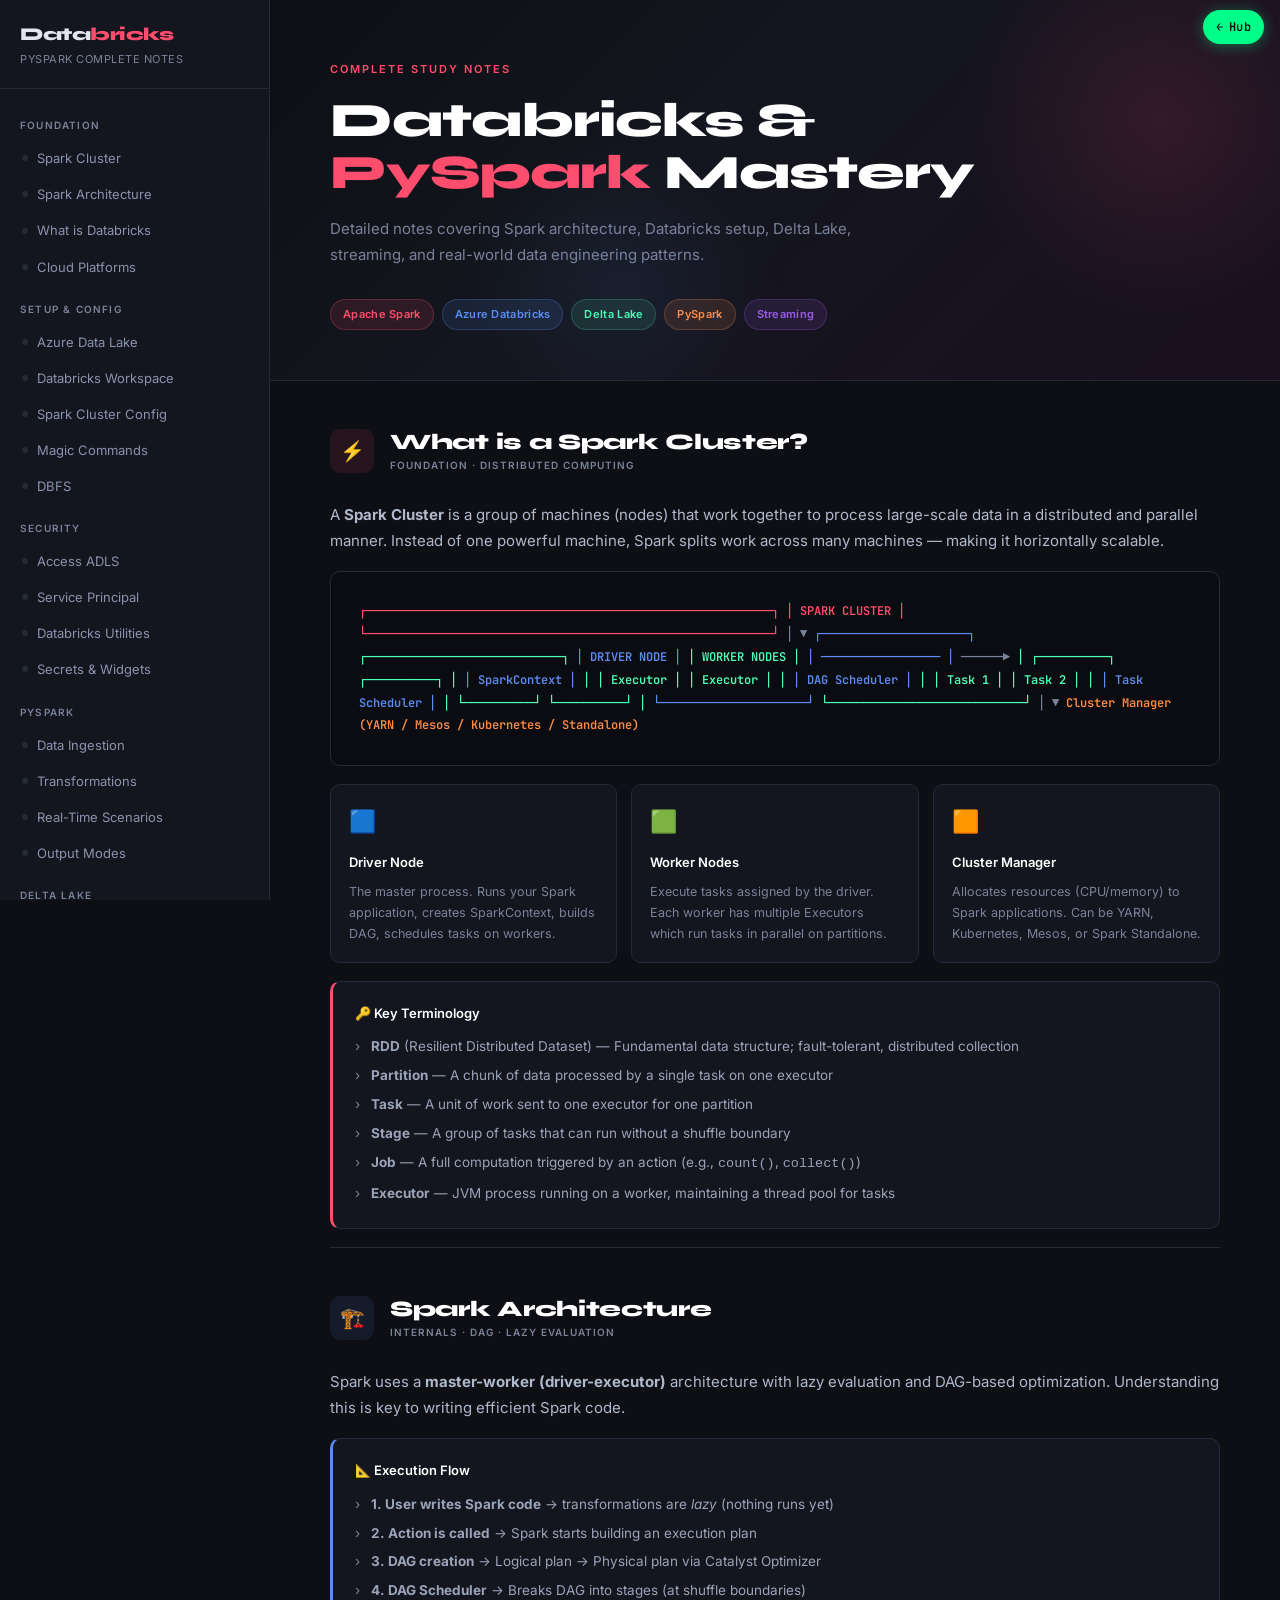
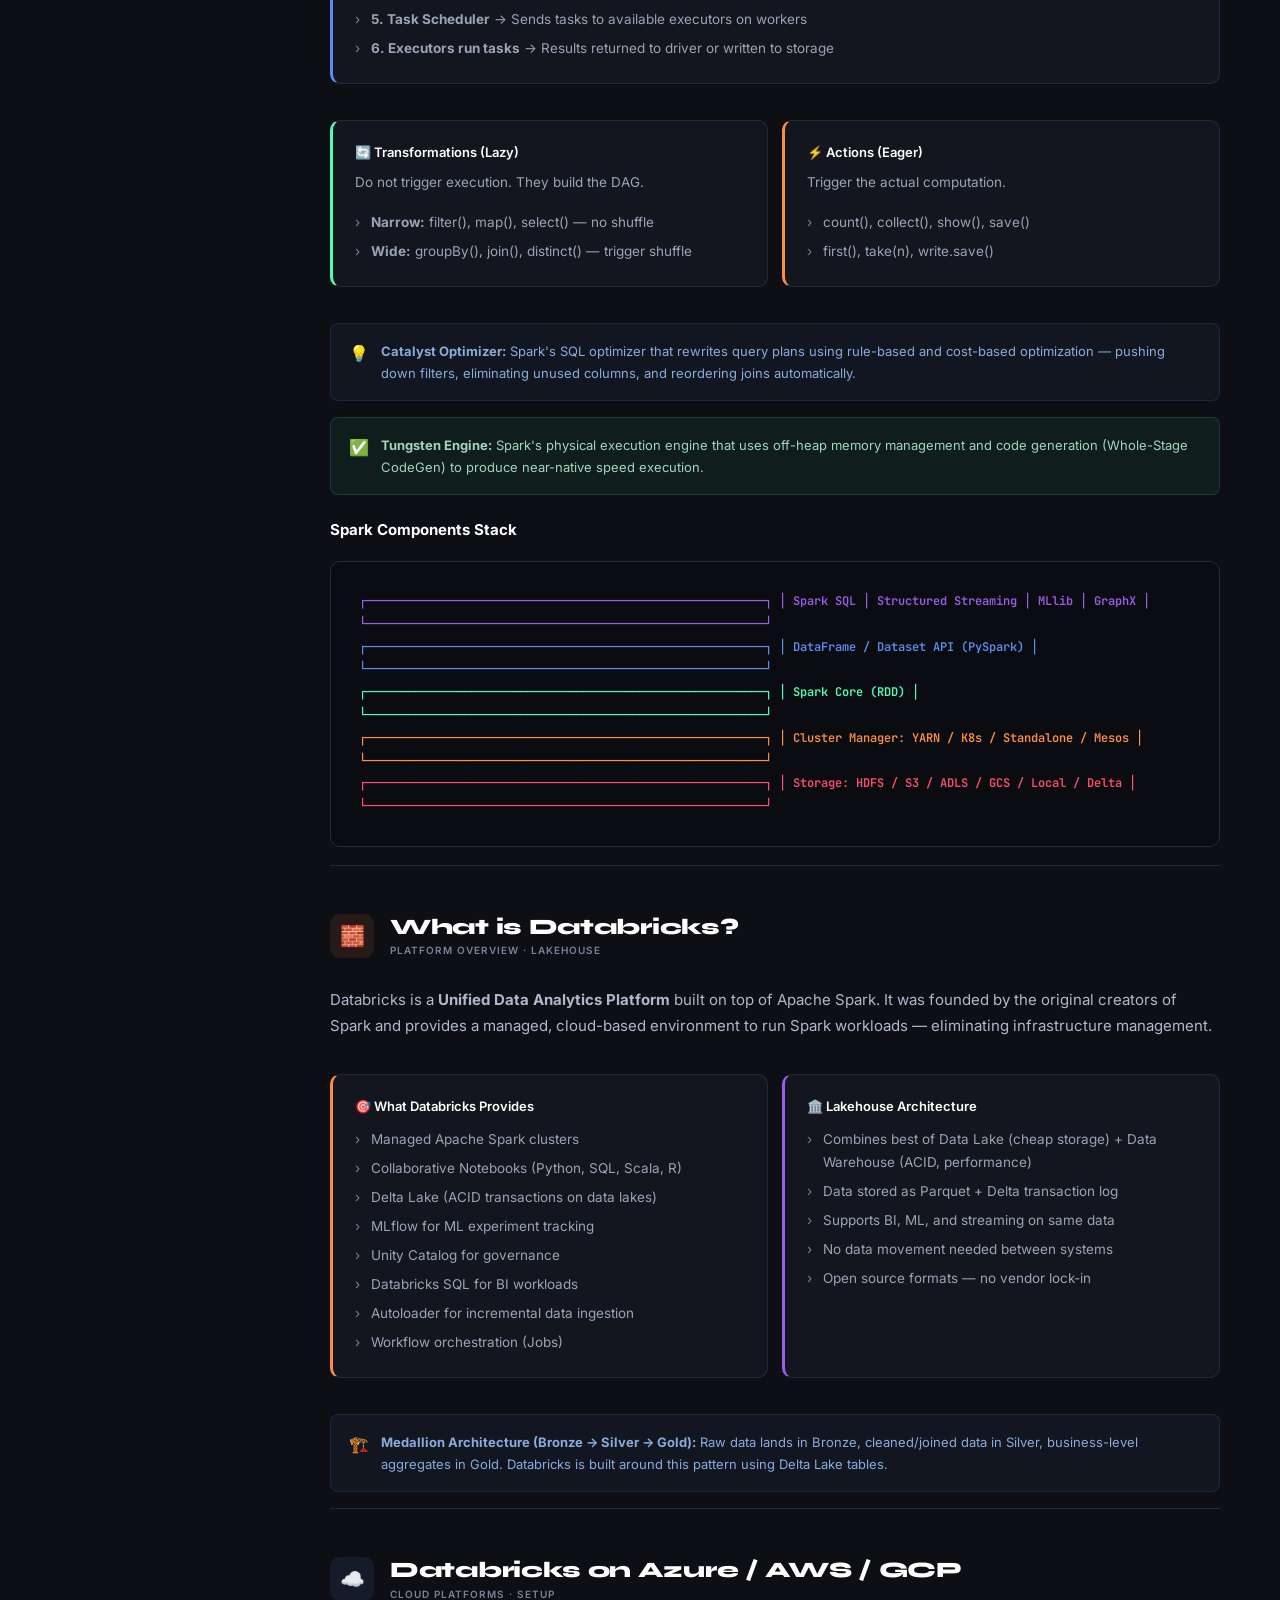
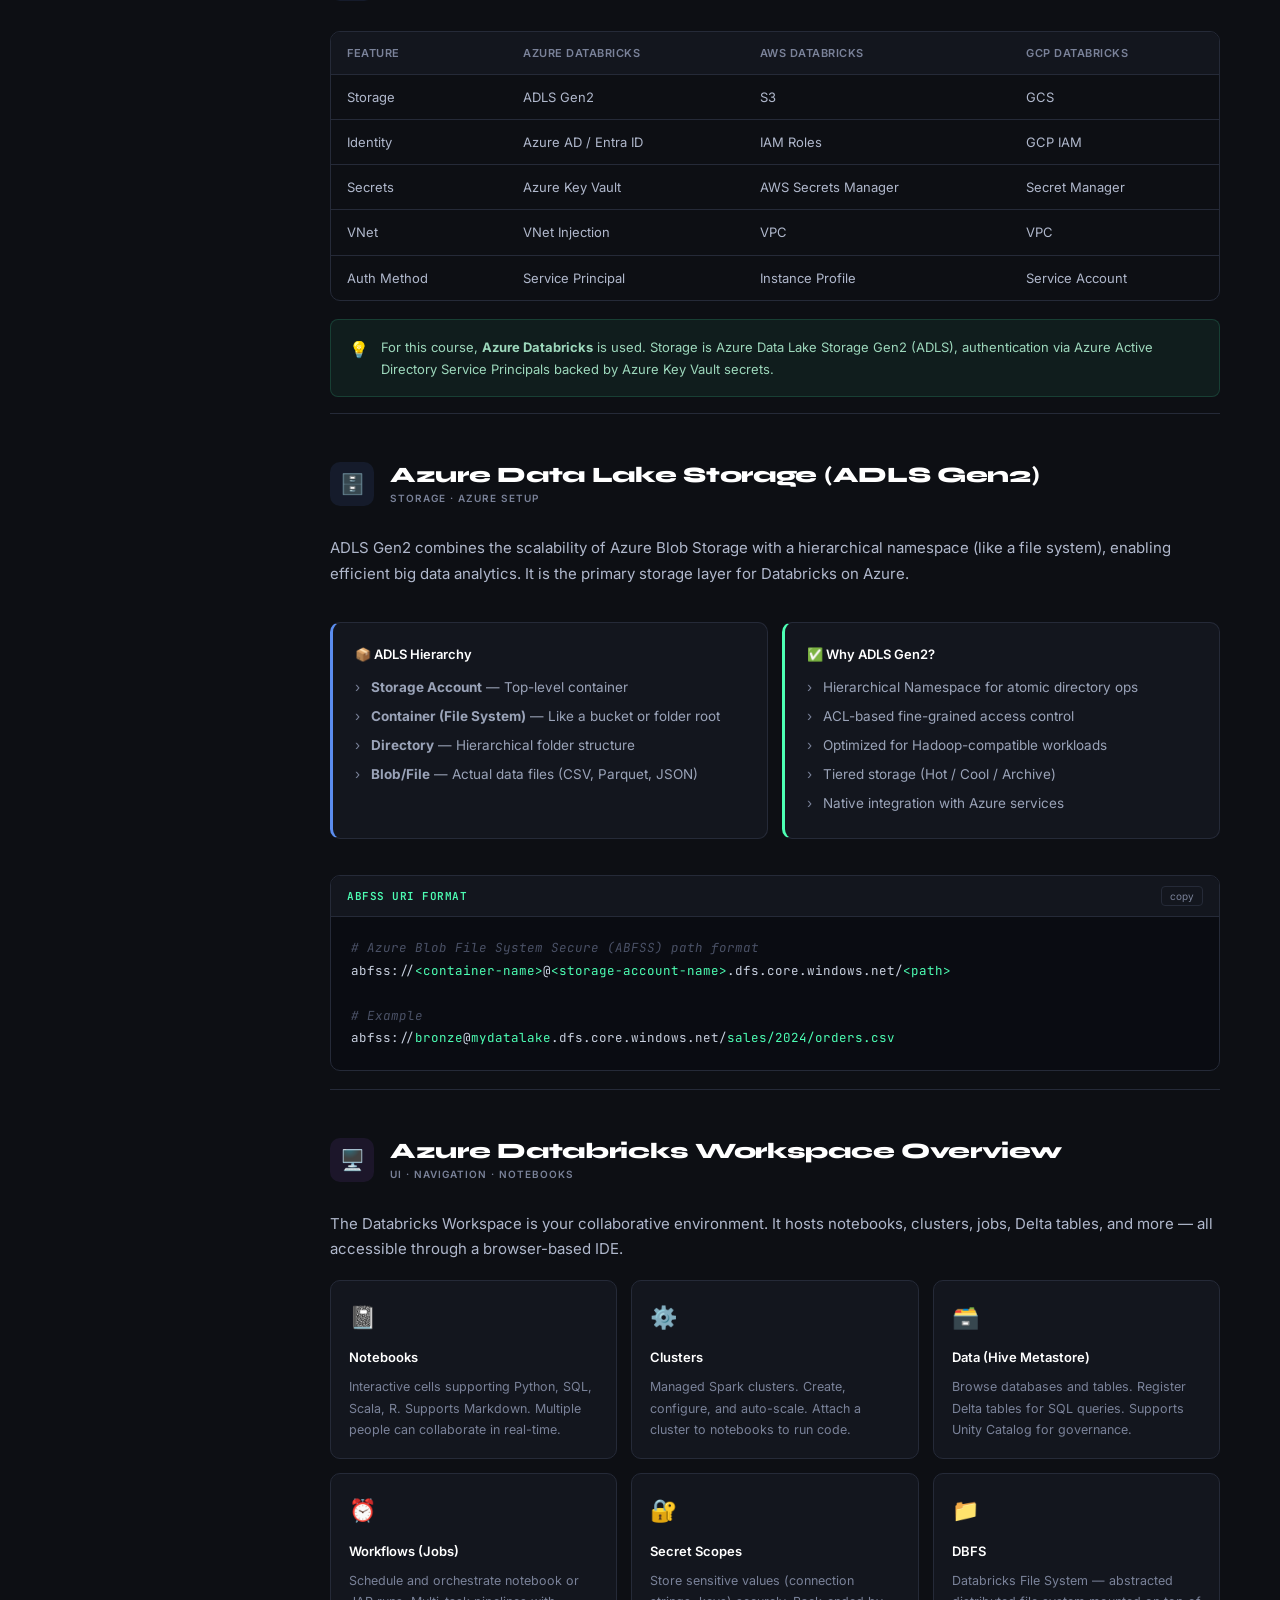
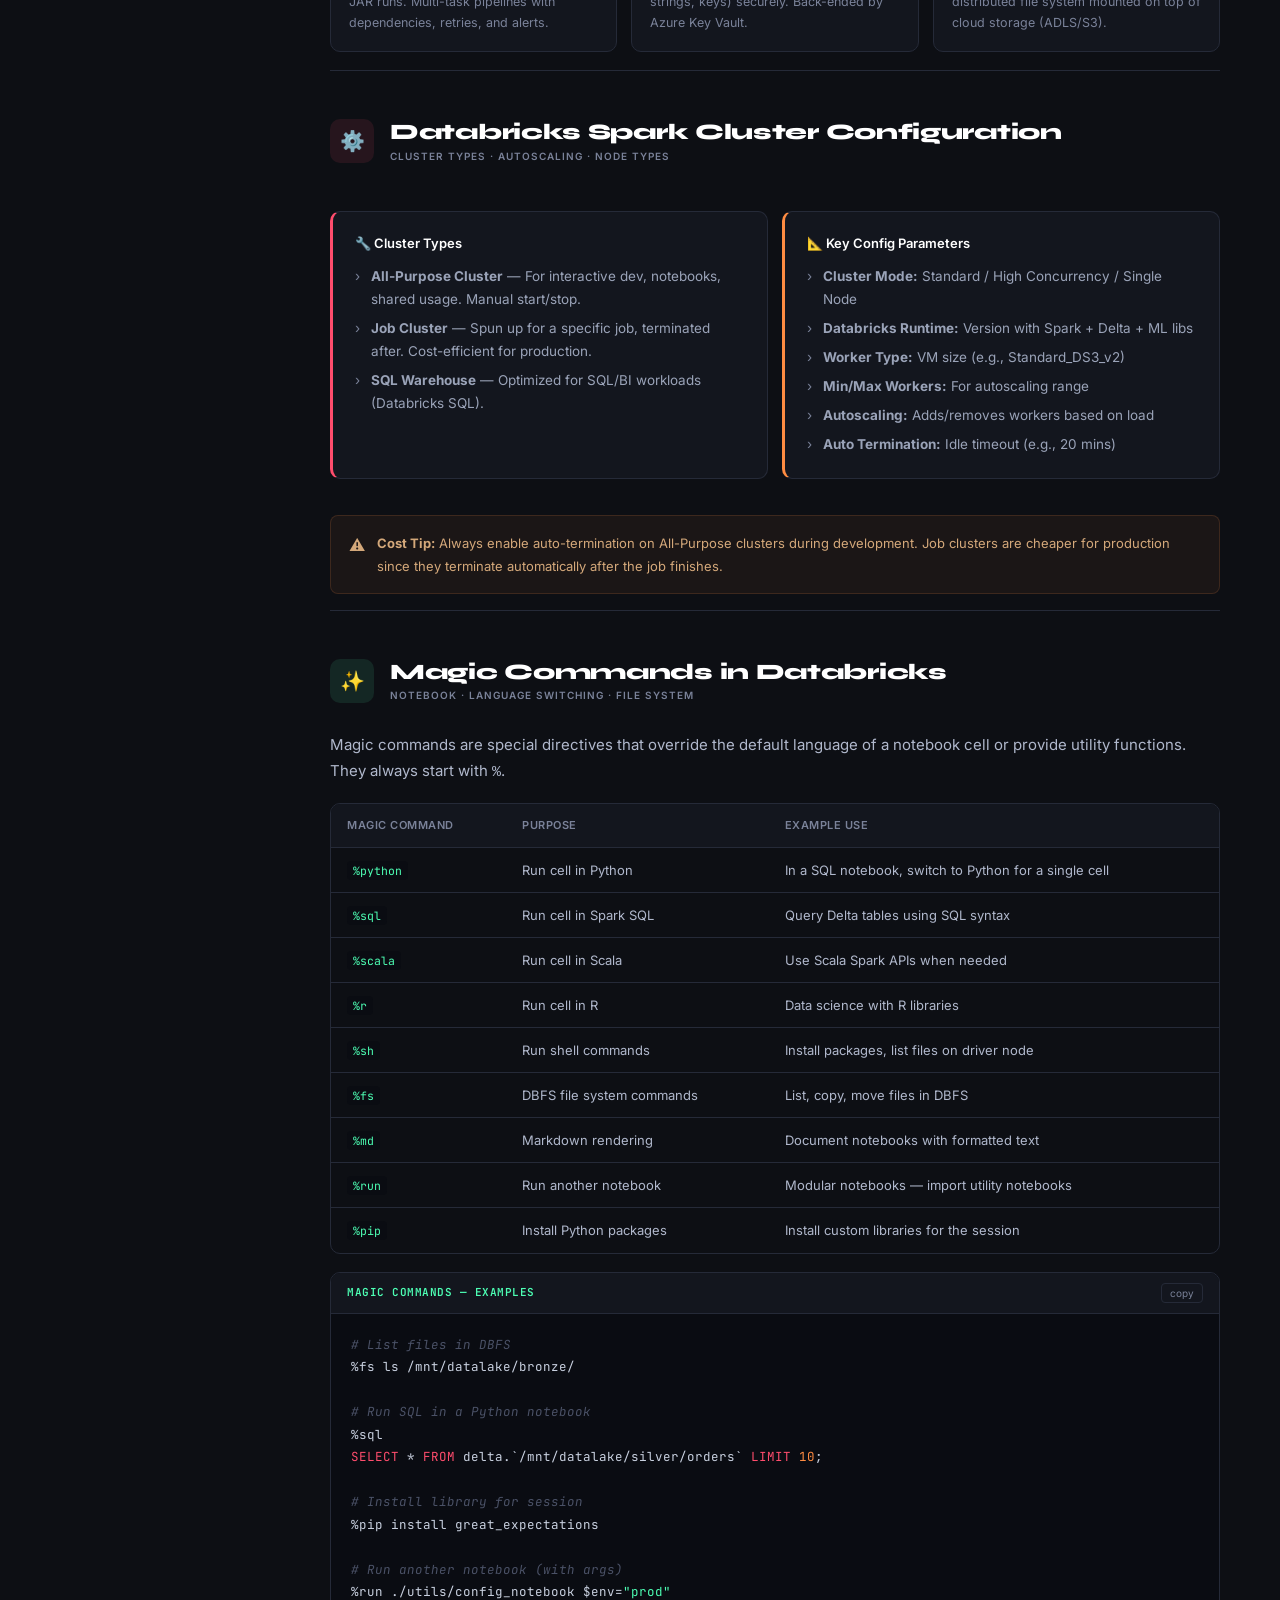
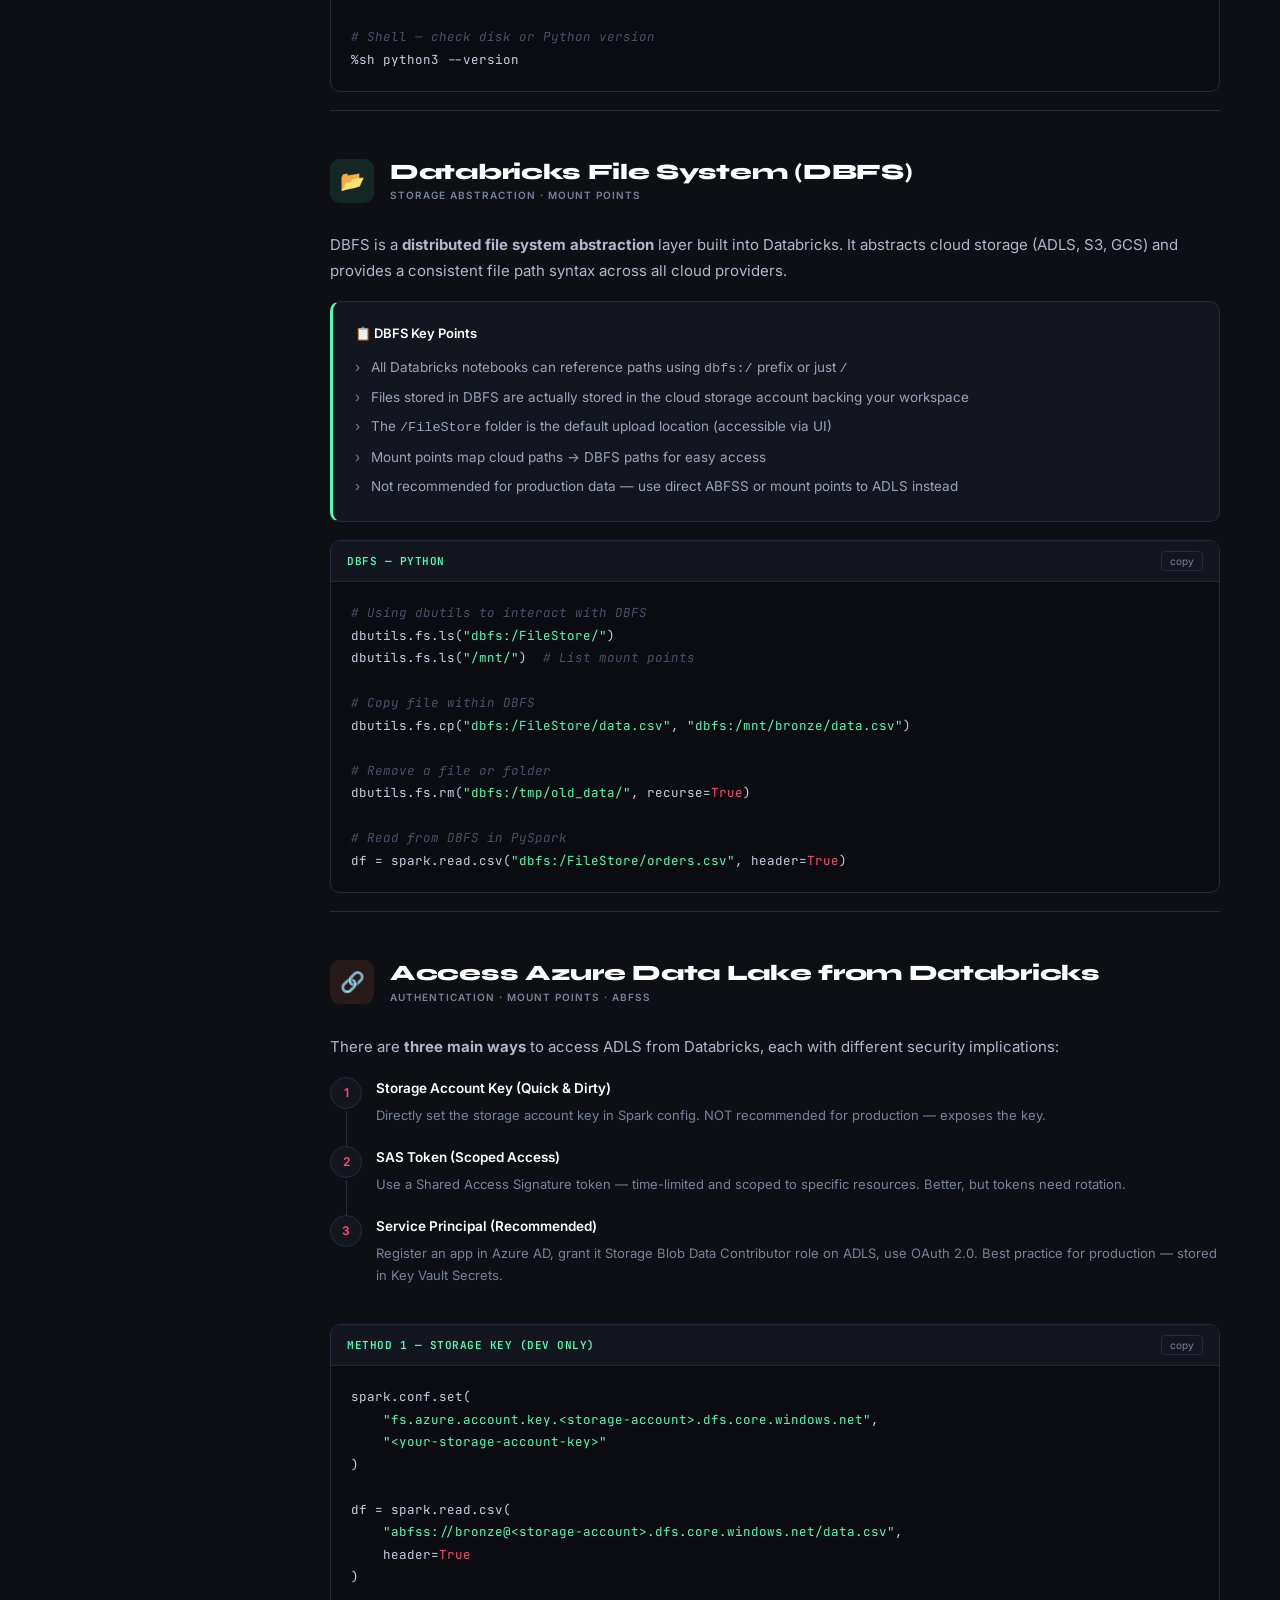
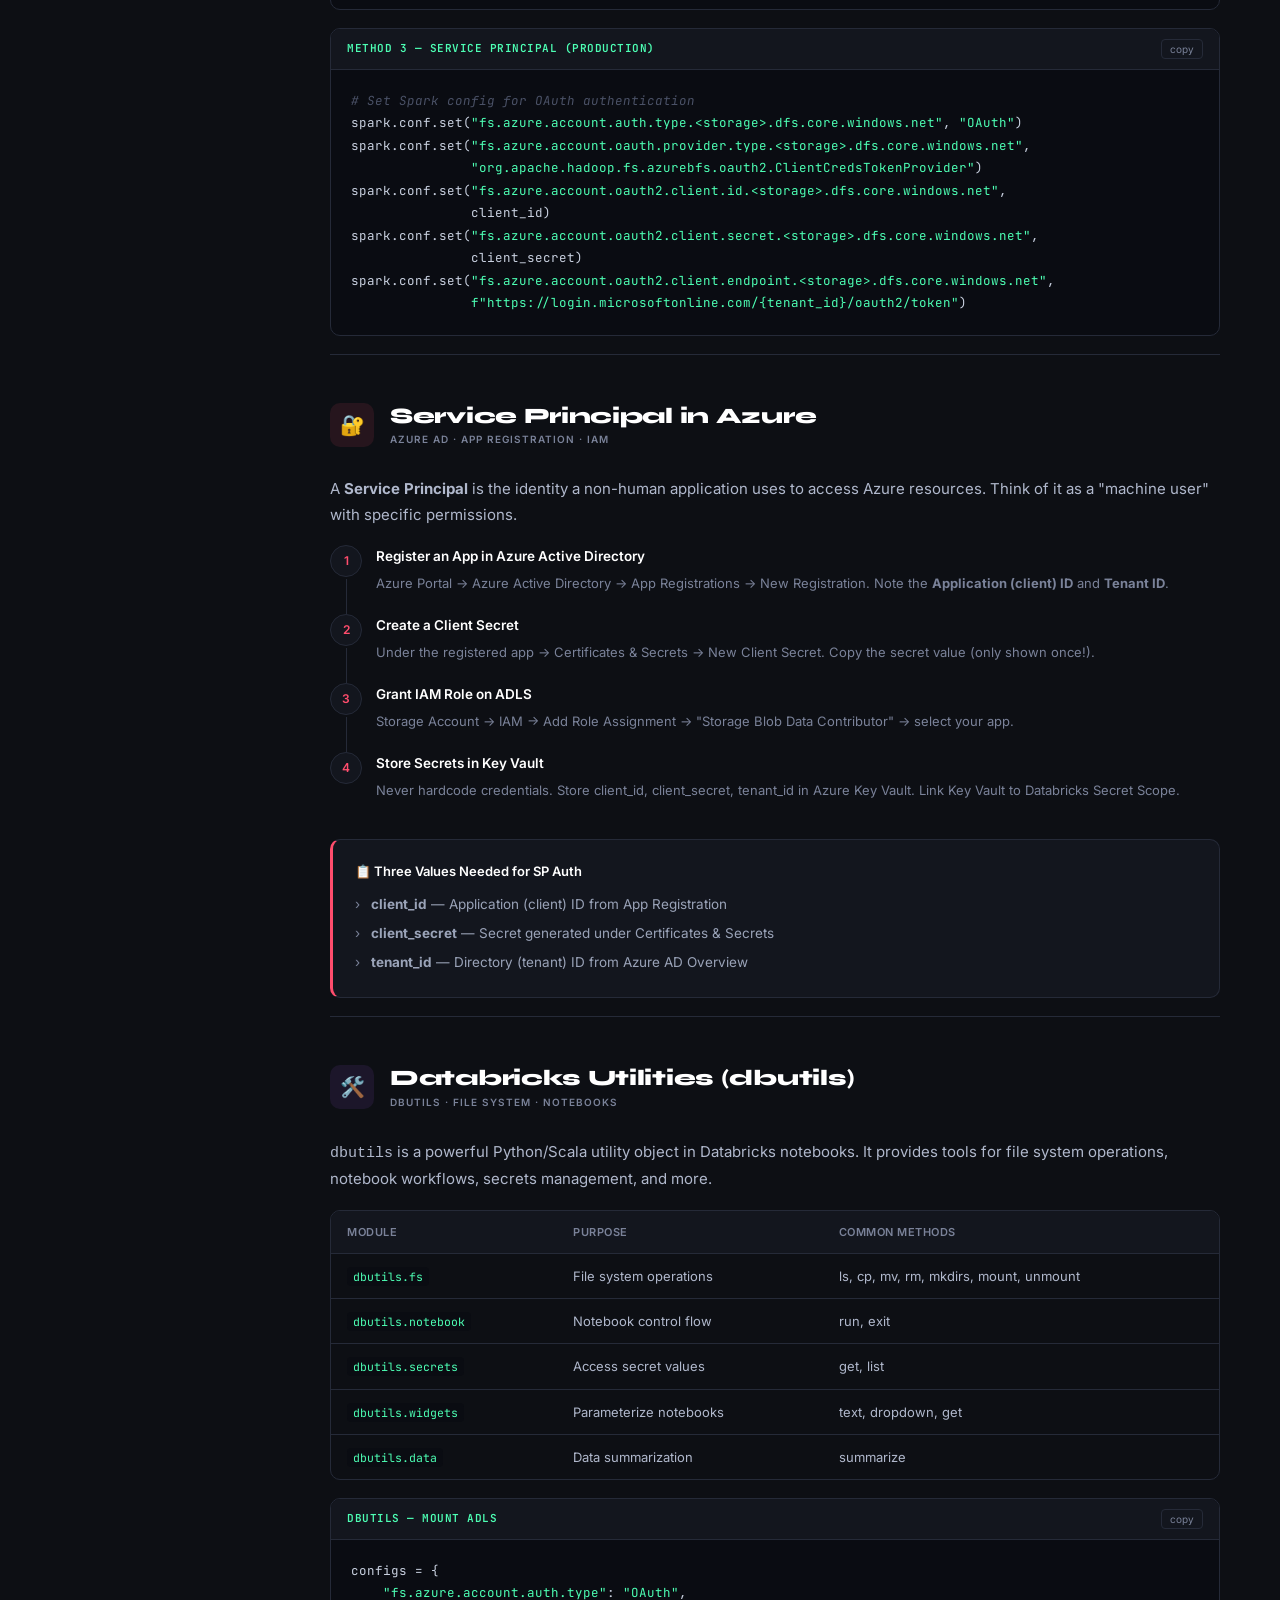
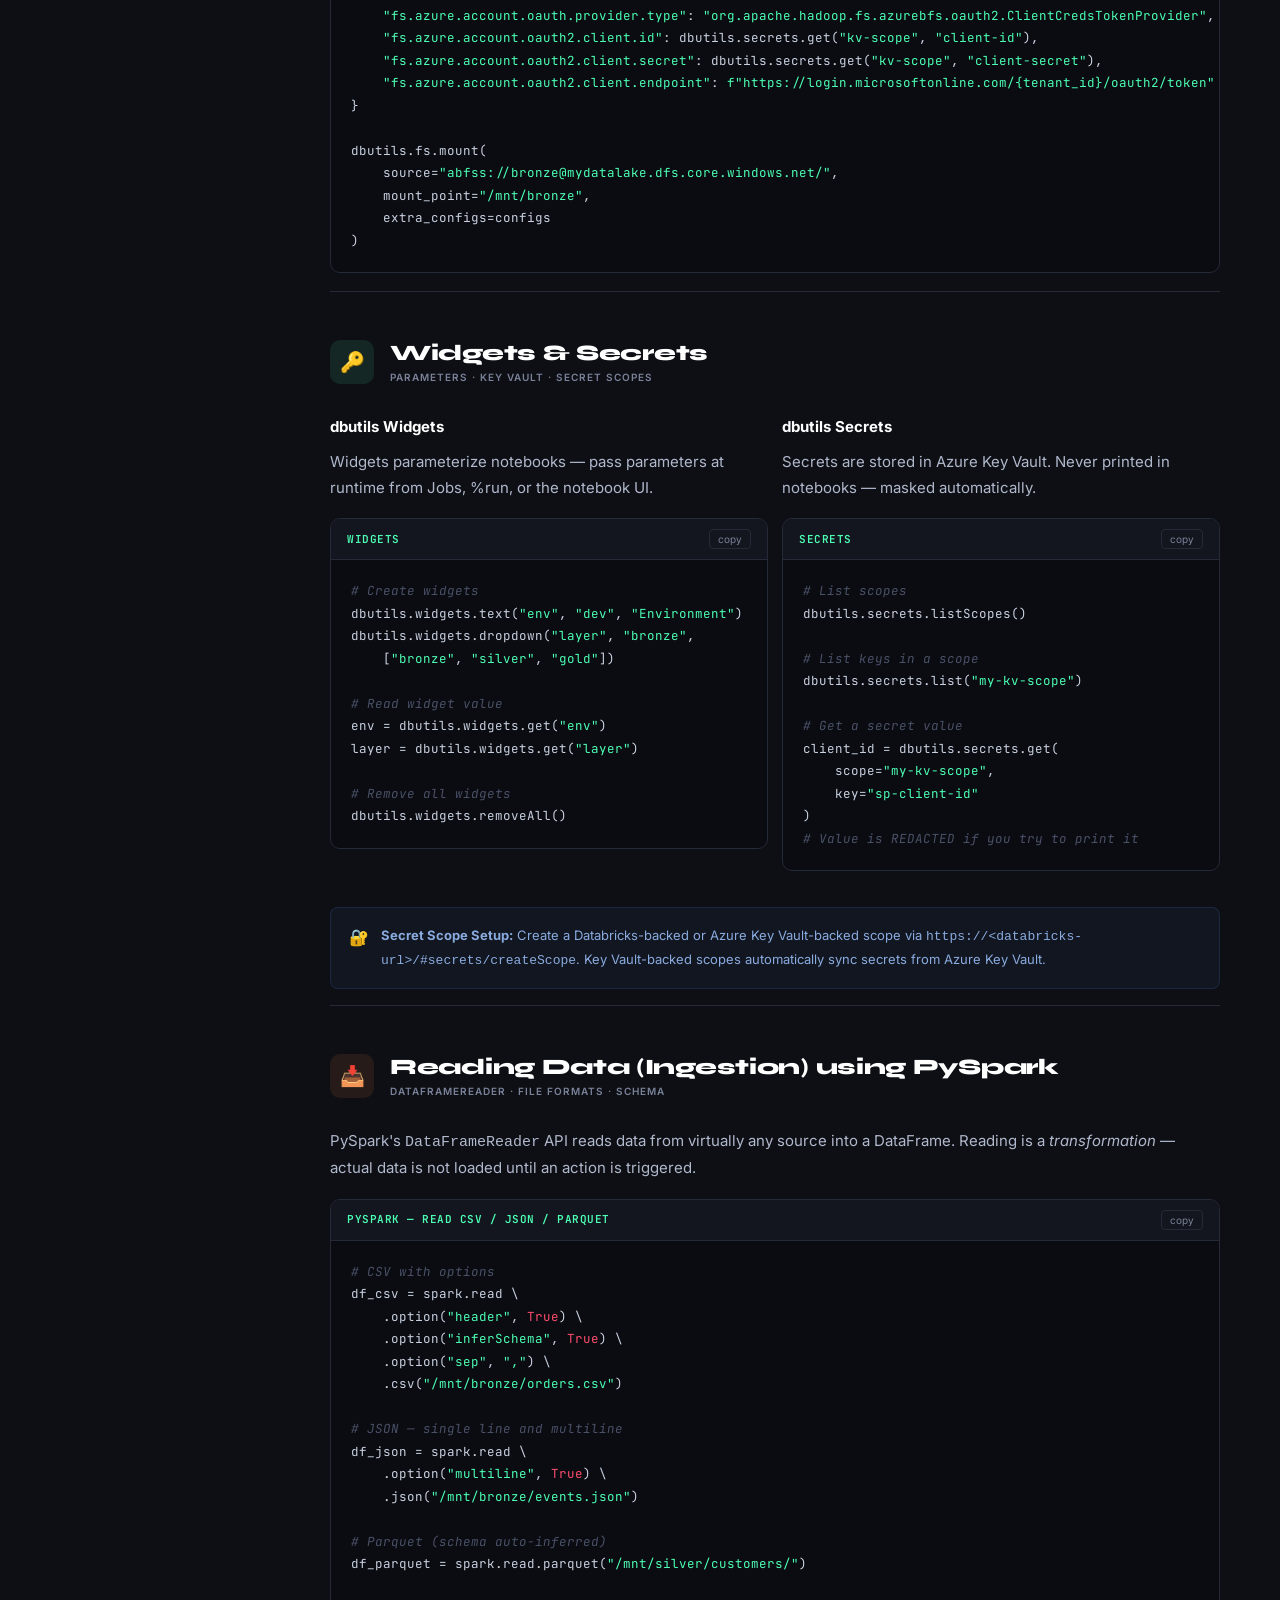
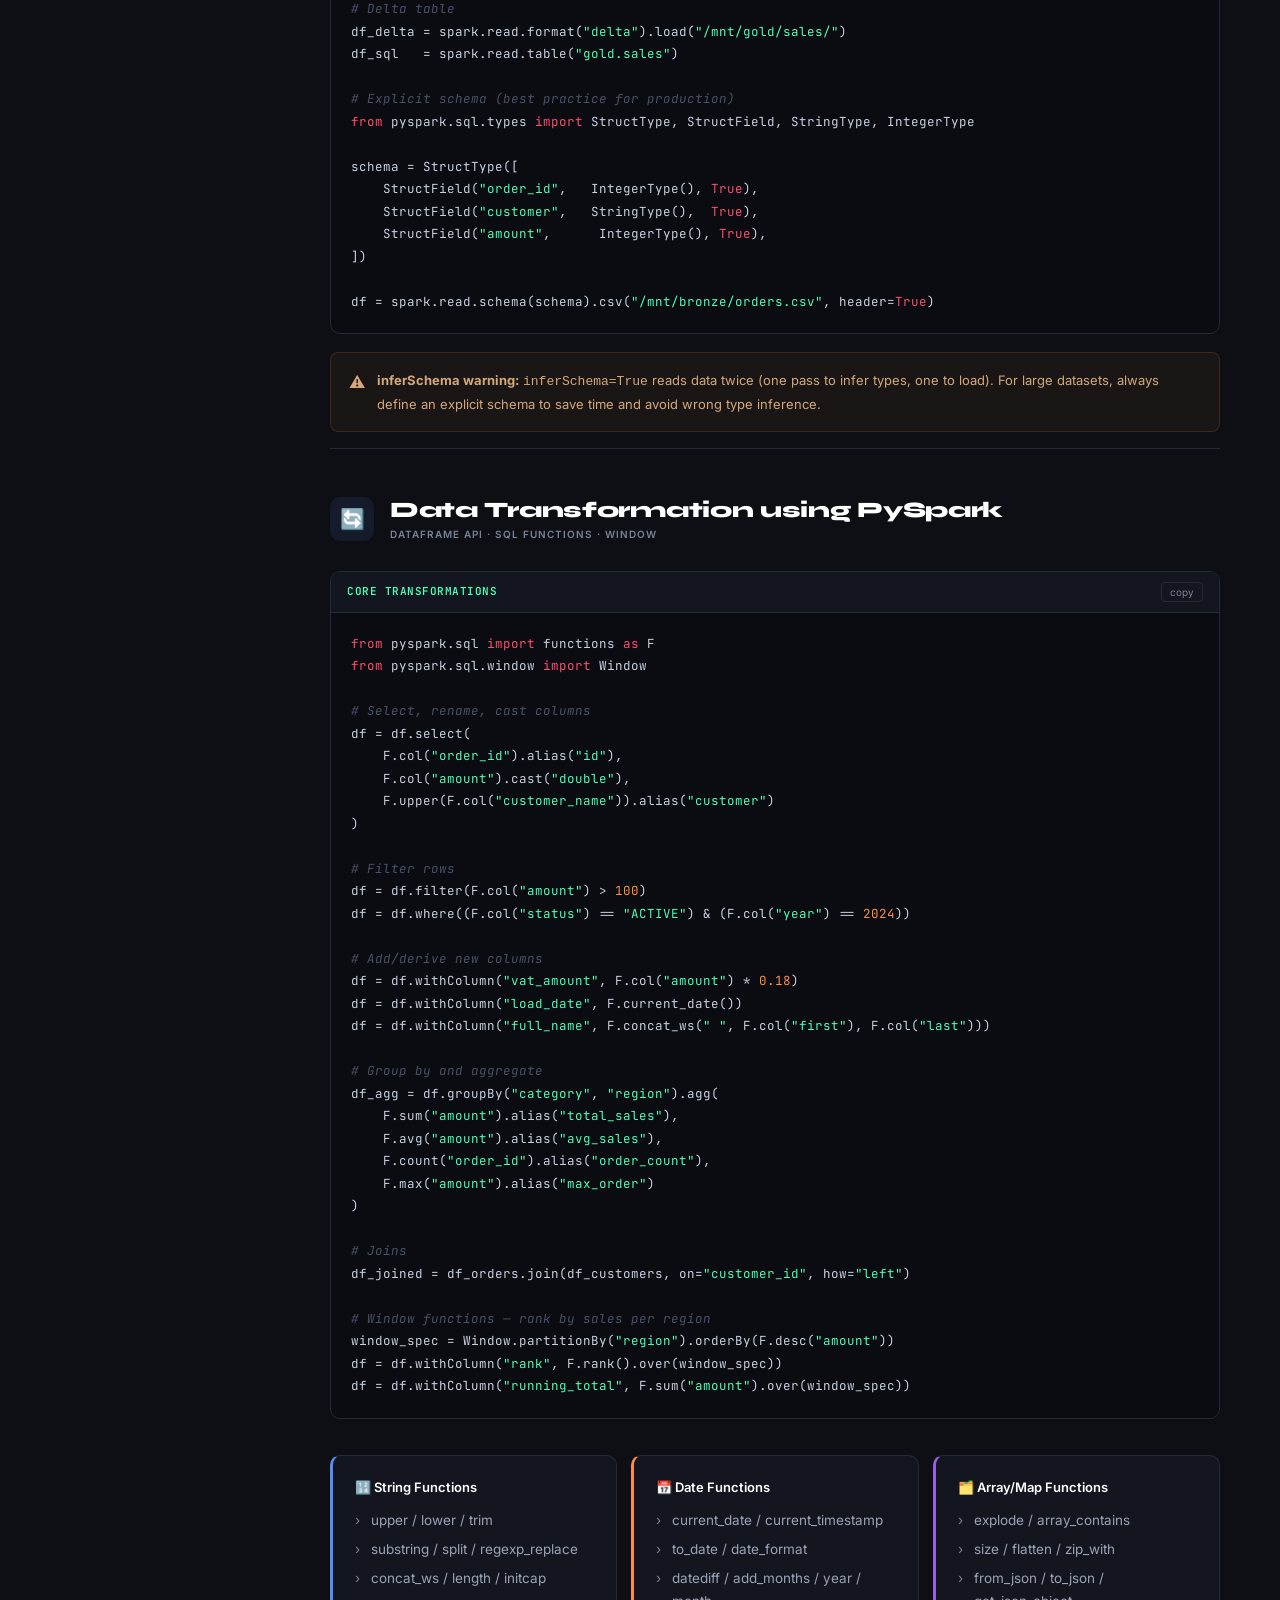
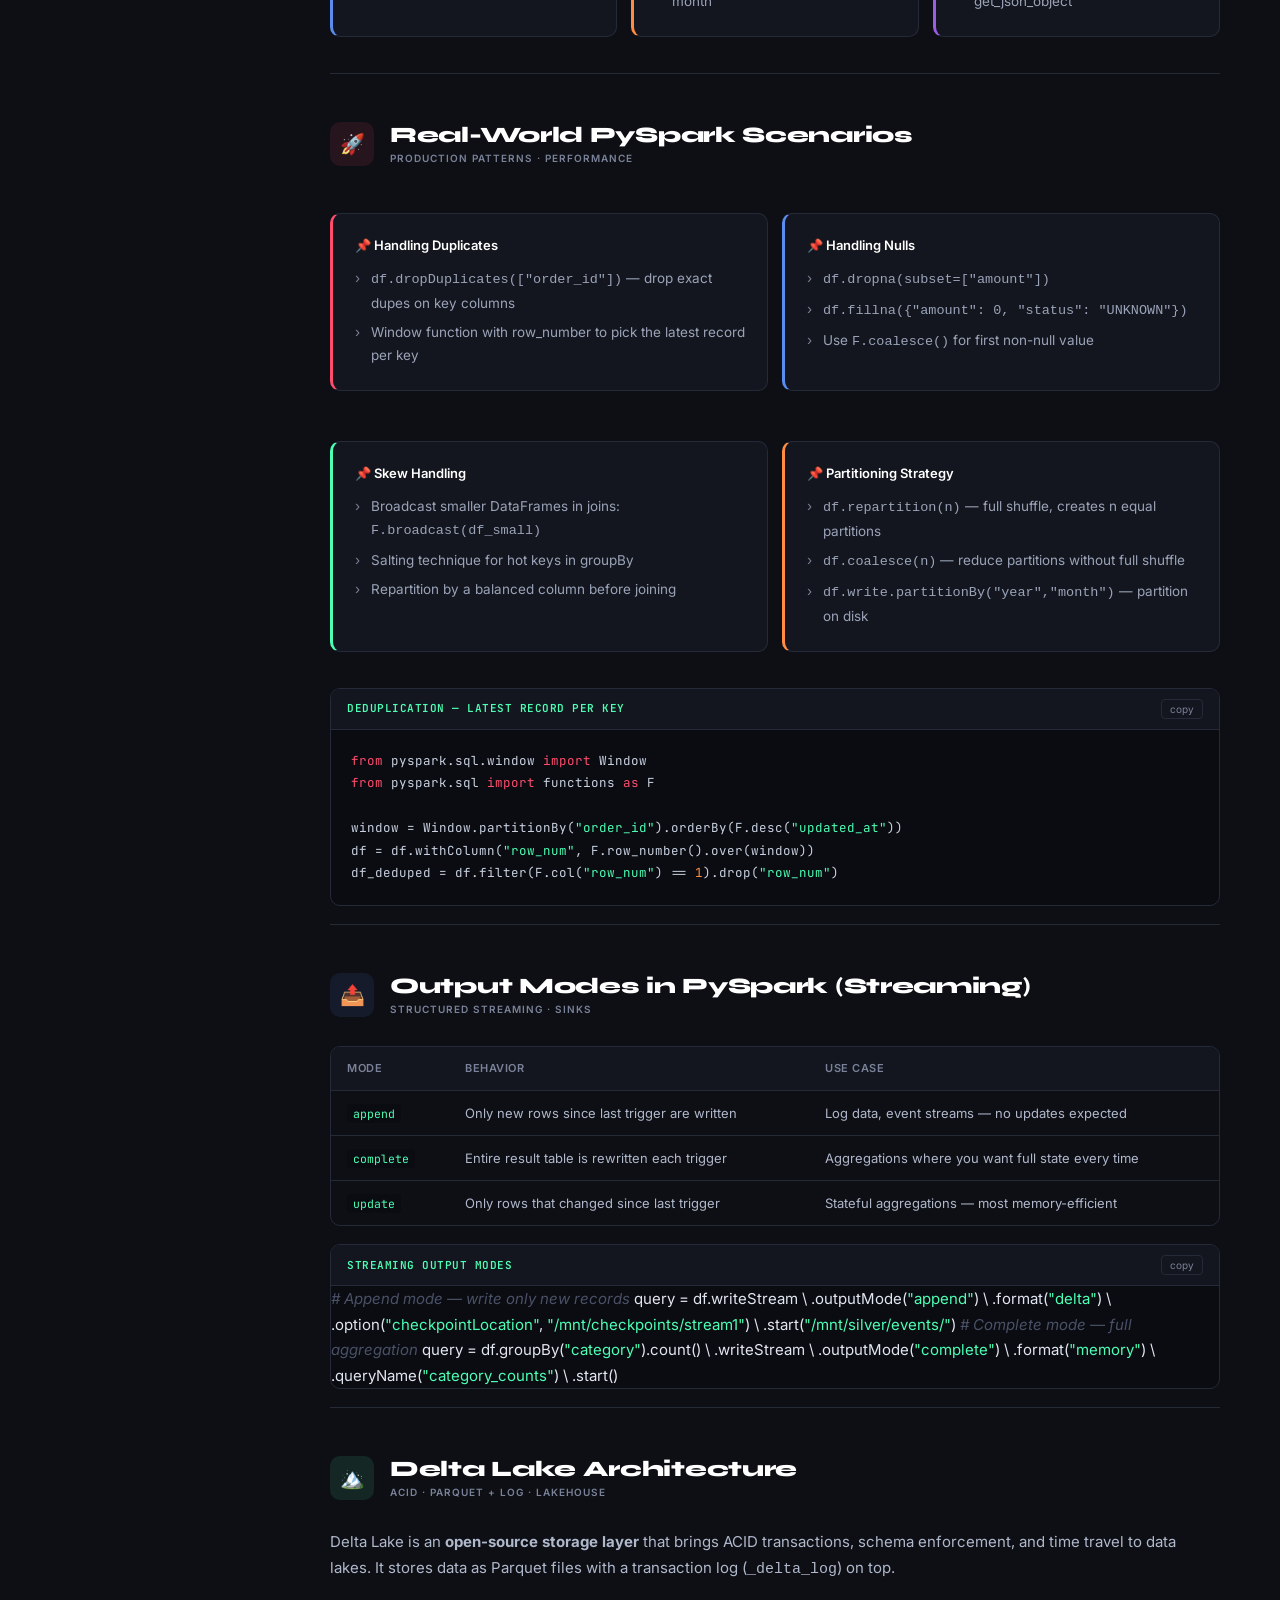
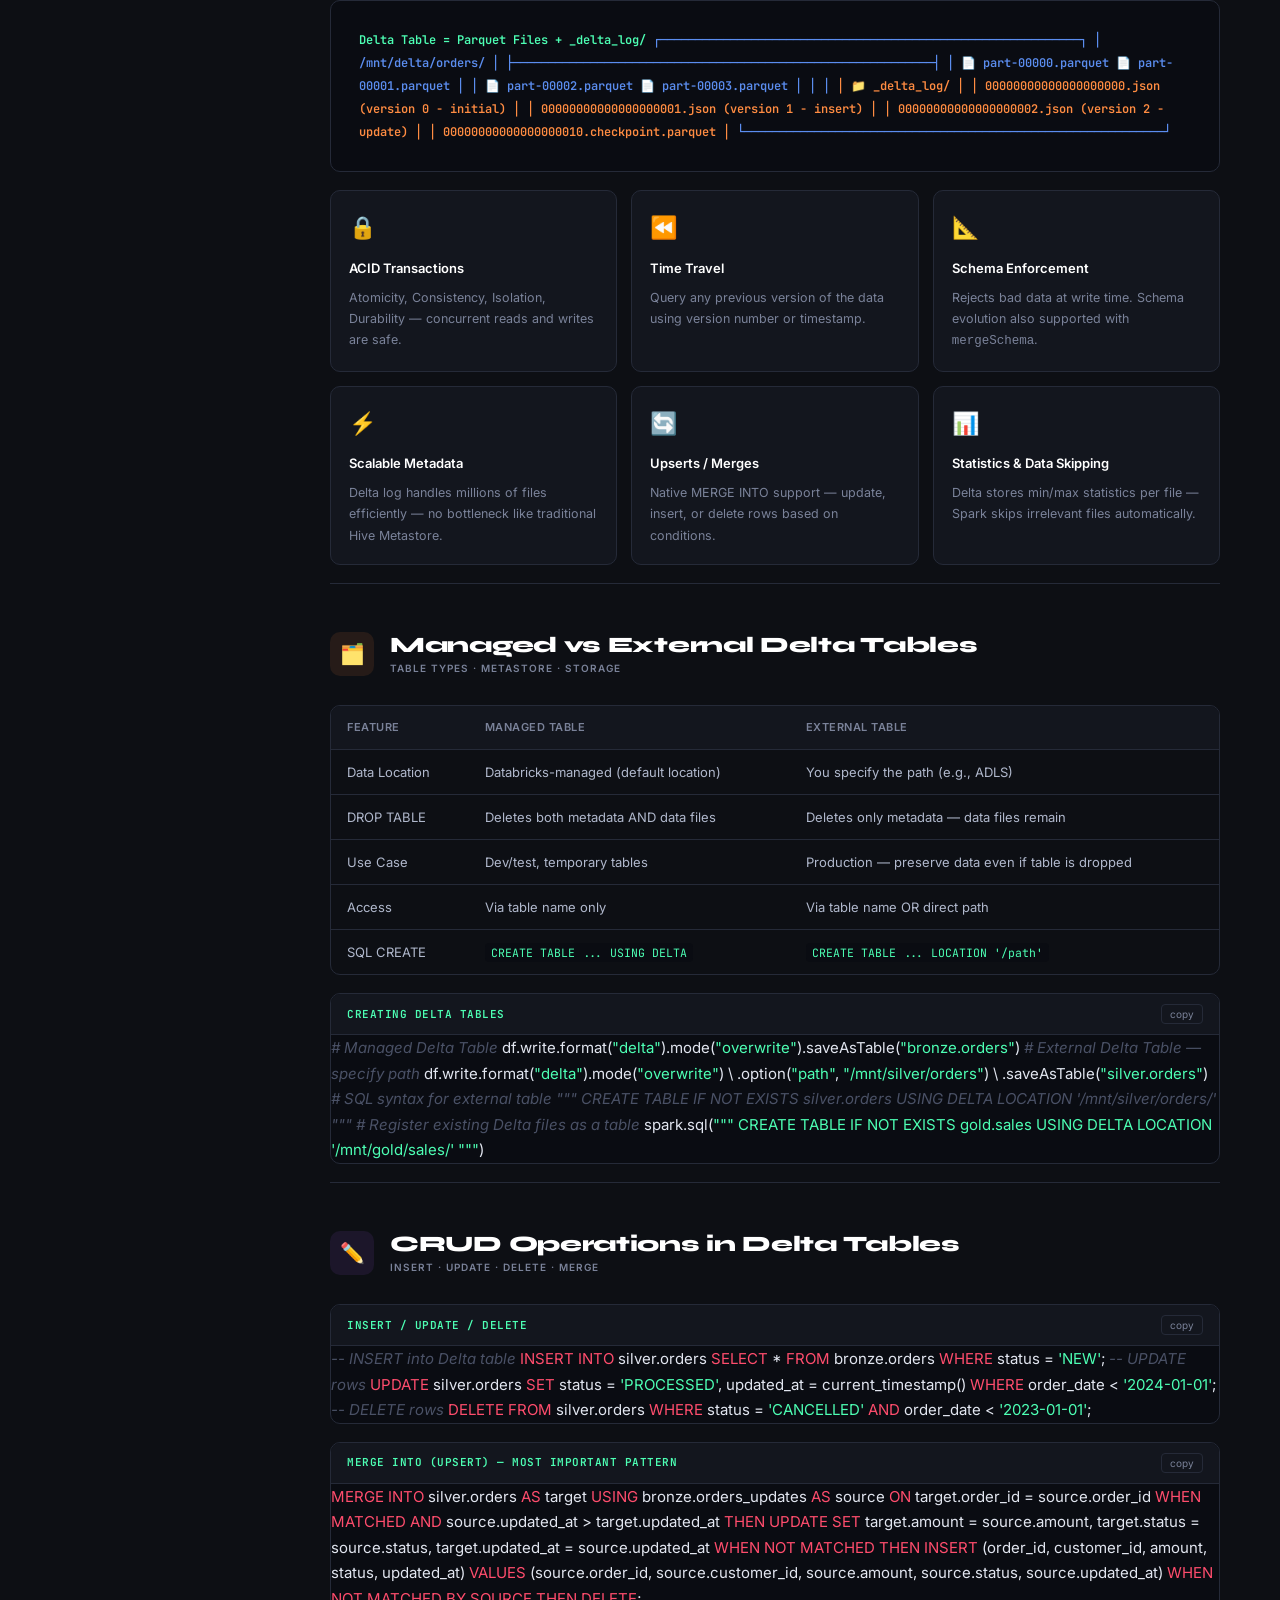
<file: notes/databricks_pyspark_notes.html>
<!DOCTYPE html>
<html lang="en">
<head>
<meta charset="UTF-8" />
<meta name="viewport" content="width=device-width, initial-scale=1.0" />
<title>Databricks & PySpark — Complete Notes</title>
<style>
  @import url('https://fonts.googleapis.com/css2?family=JetBrains+Mono:wght@400;600&family=Inter:wght@300;400;500;600;700&family=Syne:wght@700;800&display=swap');

  :root {
    --bg: #0d0f14;
    --surface: #13161e;
    --surface2: #1a1e2a;
    --border: #252a38;
    --accent: #FF4D6D;
    --accent2: #FF8C42;
    --accent3: #4DFFB4;
    --blue: #5B8DEF;
    --purple: #9B5DE5;
    --text: #e2e6f0;
    --muted: #7a8299;
    --code-bg: #0a0c12;
  }

  * { box-sizing: border-box; margin: 0; padding: 0; }

  body {
    background: var(--bg);
    color: var(--text);
    font-family: 'Inter', sans-serif;
    font-size: 15px;
    line-height: 1.7;
    min-height: 100vh;
  }

  /* ── SIDEBAR ── */
  .layout { display: flex; min-height: 100vh; }

  .sidebar {
    width: 270px;
    min-width: 270px;
    background: var(--surface);
    border-right: 1px solid var(--border);
    position: sticky;
    top: 0;
    height: 100vh;
    overflow-y: auto;
    padding: 0 0 40px;
    flex-shrink: 0;
  }

  .sidebar::-webkit-scrollbar { width: 4px; }
  .sidebar::-webkit-scrollbar-track { background: transparent; }
  .sidebar::-webkit-scrollbar-thumb { background: var(--border); border-radius: 2px; }

  .sidebar-logo {
    padding: 24px 20px 20px;
    border-bottom: 1px solid var(--border);
    margin-bottom: 12px;
  }

  .sidebar-logo .brand {
    font-family: 'Syne', sans-serif;
    font-size: 18px;
    font-weight: 800;
    color: var(--text);
    letter-spacing: -0.5px;
    line-height: 1.2;
  }

  .sidebar-logo .brand span { color: var(--accent); }
  .sidebar-logo .sub { font-size: 11px; color: var(--muted); margin-top: 4px; letter-spacing: 0.5px; text-transform: uppercase; }

  .nav-section-label {
    font-size: 10px;
    font-weight: 600;
    letter-spacing: 1.2px;
    text-transform: uppercase;
    color: var(--muted);
    padding: 16px 20px 6px;
  }

  .nav-item {
    display: flex;
    align-items: center;
    gap: 9px;
    padding: 7px 20px;
    cursor: pointer;
    border-left: 2px solid transparent;
    transition: all 0.15s;
    font-size: 13px;
    color: #8a93ad;
    text-decoration: none;
  }

  .nav-item:hover { background: var(--surface2); color: var(--text); border-left-color: var(--border); }
  .nav-item.active { background: rgba(255,77,109,0.08); color: var(--accent); border-left-color: var(--accent); font-weight: 500; }

  .nav-item .dot {
    width: 6px; height: 6px;
    border-radius: 50%;
    background: var(--border);
    flex-shrink: 0;
    transition: background 0.15s;
  }
  .nav-item.active .dot { background: var(--accent); }
  .nav-item:hover .dot { background: var(--muted); }

  /* ── MAIN ── */
  .main {
    flex: 1;
    overflow-x: hidden;
    min-width: 0;
  }

  /* HERO */
  .hero {
    background: linear-gradient(135deg, #0d0f14 0%, #13161e 40%, #1a1020 100%);
    border-bottom: 1px solid var(--border);
    padding: 60px 60px 50px;
    position: relative;
    overflow: hidden;
  }

  .hero::before {
    content: '';
    position: absolute;
    top: -80px; right: -80px;
    width: 400px; height: 400px;
    background: radial-gradient(circle, rgba(255,77,109,0.12) 0%, transparent 70%);
    pointer-events: none;
  }

  .hero::after {
    content: '';
    position: absolute;
    bottom: -60px; left: 200px;
    width: 300px; height: 300px;
    background: radial-gradient(circle, rgba(91,141,239,0.08) 0%, transparent 70%);
    pointer-events: none;
  }

  .hero-eyebrow {
    font-size: 11px;
    font-weight: 600;
    letter-spacing: 2px;
    text-transform: uppercase;
    color: var(--accent);
    margin-bottom: 16px;
  }

  .hero h1 {
    font-family: 'Syne', sans-serif;
    font-size: clamp(28px, 4vw, 48px);
    font-weight: 800;
    line-height: 1.1;
    letter-spacing: -1px;
    color: #fff;
    margin-bottom: 16px;
  }

  .hero h1 span { color: var(--accent); }

  .hero-desc {
    font-size: 15px;
    color: var(--muted);
    max-width: 560px;
    margin-bottom: 32px;
  }

  .hero-badges { display: flex; flex-wrap: wrap; gap: 8px; }

  .badge {
    padding: 5px 12px;
    border-radius: 20px;
    font-size: 11px;
    font-weight: 600;
    letter-spacing: 0.3px;
  }

  .badge-red { background: rgba(255,77,109,0.12); color: var(--accent); border: 1px solid rgba(255,77,109,0.25); }
  .badge-blue { background: rgba(91,141,239,0.12); color: var(--blue); border: 1px solid rgba(91,141,239,0.25); }
  .badge-green { background: rgba(77,255,180,0.1); color: var(--accent3); border: 1px solid rgba(77,255,180,0.2); }
  .badge-orange { background: rgba(255,140,66,0.12); color: var(--accent2); border: 1px solid rgba(255,140,66,0.25); }
  .badge-purple { background: rgba(155,93,229,0.12); color: var(--purple); border: 1px solid rgba(155,93,229,0.25); }

  /* CONTENT */
  .content { padding: 0 60px 80px; }

  /* SECTION */
  .section {
    padding: 48px 0 0;
    border-bottom: 1px solid var(--border);
    margin-bottom: 0;
    scroll-margin-top: 24px;
  }

  .section:last-child { border-bottom: none; }

  .section-header {
    display: flex;
    align-items: flex-start;
    gap: 16px;
    margin-bottom: 28px;
  }

  .section-icon {
    width: 44px; height: 44px;
    border-radius: 10px;
    display: flex; align-items: center; justify-content: center;
    font-size: 20px;
    flex-shrink: 0;
  }

  .icon-red { background: rgba(255,77,109,0.1); }
  .icon-blue { background: rgba(91,141,239,0.1); }
  .icon-green { background: rgba(77,255,180,0.1); }
  .icon-orange { background: rgba(255,140,66,0.1); }
  .icon-purple { background: rgba(155,93,229,0.1); }

  .section-title-group h2 {
    font-family: 'Syne', sans-serif;
    font-size: 22px;
    font-weight: 800;
    color: #fff;
    letter-spacing: -0.3px;
    line-height: 1.2;
  }

  .section-title-group .tag {
    font-size: 10px;
    font-weight: 600;
    letter-spacing: 1px;
    text-transform: uppercase;
    color: var(--muted);
    margin-top: 2px;
  }

  .section p { color: #b0b8cc; margin-bottom: 14px; }
  .section p:last-child { margin-bottom: 0; }

  /* INFO BOXES */
  .info-box {
    background: var(--surface);
    border: 1px solid var(--border);
    border-radius: 10px;
    padding: 20px 22px;
    margin: 18px 0;
  }

  .info-box.accent-left-red { border-left: 3px solid var(--accent); }
  .info-box.accent-left-blue { border-left: 3px solid var(--blue); }
  .info-box.accent-left-green { border-left: 3px solid var(--accent3); }
  .info-box.accent-left-orange { border-left: 3px solid var(--accent2); }
  .info-box.accent-left-purple { border-left: 3px solid var(--purple); }

  .info-box h4 {
    font-size: 13px;
    font-weight: 600;
    color: #fff;
    margin-bottom: 8px;
    display: flex; align-items: center; gap: 7px;
  }

  .info-box p, .info-box li { font-size: 13.5px; color: #9aa3b8; }
  .info-box ul { list-style: none; padding: 0; }
  .info-box ul li { padding: 3px 0 3px 16px; position: relative; }
  .info-box ul li::before { content: '›'; position: absolute; left: 0; color: var(--muted); }

  /* CODE */
  .code-block {
    background: var(--code-bg);
    border: 1px solid var(--border);
    border-radius: 10px;
    margin: 18px 0;
    overflow: hidden;
  }

  .code-header {
    display: flex;
    align-items: center;
    justify-content: space-between;
    padding: 10px 16px;
    background: var(--surface);
    border-bottom: 1px solid var(--border);
  }

  .code-lang {
    font-family: 'JetBrains Mono', monospace;
    font-size: 11px;
    color: var(--accent3);
    font-weight: 600;
    letter-spacing: 0.5px;
  }

  .code-copy {
    font-size: 10px;
    color: var(--muted);
    cursor: pointer;
    padding: 3px 8px;
    border: 1px solid var(--border);
    border-radius: 4px;
    background: transparent;
    transition: all 0.15s;
    font-family: 'Inter', sans-serif;
  }

  .code-copy:hover { background: var(--surface2); color: var(--text); }

  pre {
    padding: 20px;
    overflow-x: auto;
    font-family: 'JetBrains Mono', monospace;
    font-size: 12.5px;
    line-height: 1.8;
    color: #c9d1e0;
  }

  .kw { color: #FF4D6D; }
  .fn { color: #5B8DEF; }
  .st { color: #4DFFB4; }
  .cm { color: #4a5166; font-style: italic; }
  .nu { color: #FF8C42; }
  .cl { color: #9B5DE5; }
  .va { color: #e2e6f0; }

  /* GRID */
  .grid-2 { display: grid; grid-template-columns: 1fr 1fr; gap: 14px; margin: 18px 0; }
  .grid-3 { display: grid; grid-template-columns: 1fr 1fr 1fr; gap: 14px; margin: 18px 0; }

  .card {
    background: var(--surface);
    border: 1px solid var(--border);
    border-radius: 10px;
    padding: 18px;
    transition: border-color 0.2s;
  }

  .card:hover { border-color: #3a4055; }

  .card h4 {
    font-size: 13px;
    font-weight: 600;
    color: #fff;
    margin-bottom: 8px;
  }

  .card p { font-size: 12.5px; color: var(--muted); }

  .card .card-icon {
    font-size: 22px;
    margin-bottom: 10px;
    display: block;
  }

  /* TABLE */
  .table-wrap { overflow-x: auto; margin: 18px 0; border-radius: 10px; border: 1px solid var(--border); }

  table { width: 100%; border-collapse: collapse; font-size: 13px; }

  thead { background: var(--surface); }

  th {
    padding: 12px 16px;
    text-align: left;
    font-weight: 600;
    font-size: 11px;
    letter-spacing: 0.5px;
    text-transform: uppercase;
    color: var(--muted);
    border-bottom: 1px solid var(--border);
  }

  td {
    padding: 11px 16px;
    color: #b0b8cc;
    border-bottom: 1px solid var(--border);
    vertical-align: top;
  }

  tr:last-child td { border-bottom: none; }
  tr:hover td { background: rgba(255,255,255,0.02); }

  td code { font-family: 'JetBrains Mono', monospace; font-size: 11.5px; color: var(--accent3); background: var(--code-bg); padding: 2px 6px; border-radius: 4px; }

  /* ARCHITECTURE DIAGRAM */
  .arch-diagram {
    background: var(--code-bg);
    border: 1px solid var(--border);
    border-radius: 10px;
    padding: 28px;
    margin: 18px 0;
    font-family: 'JetBrains Mono', monospace;
    font-size: 12px;
    line-height: 1.9;
    color: #7a8299;
    overflow-x: auto;
  }

  .arch-diagram .a-red { color: var(--accent); font-weight: 600; }
  .arch-diagram .a-blue { color: var(--blue); font-weight: 600; }
  .arch-diagram .a-green { color: var(--accent3); font-weight: 600; }
  .arch-diagram .a-orange { color: var(--accent2); font-weight: 600; }
  .arch-diagram .a-purple { color: var(--purple); font-weight: 600; }

  /* STEPS */
  .steps { list-style: none; padding: 0; margin: 18px 0; }
  .steps li {
    display: flex;
    gap: 14px;
    padding: 0 0 20px;
    position: relative;
  }
  .steps li::before {
    content: '';
    position: absolute;
    left: 16px; top: 34px;
    width: 1px;
    bottom: 0;
    background: var(--border);
  }
  .steps li:last-child::before { display: none; }

  .step-num {
    width: 32px; height: 32px;
    border-radius: 50%;
    background: var(--surface);
    border: 1px solid var(--border);
    display: flex; align-items: center; justify-content: center;
    font-size: 12px;
    font-weight: 600;
    color: var(--accent);
    flex-shrink: 0;
  }

  .step-body h4 { font-size: 13.5px; font-weight: 600; color: #fff; margin-bottom: 4px; }
  .step-body p { font-size: 13px; color: var(--muted); }

  /* CALLOUT */
  .callout {
    display: flex;
    gap: 12px;
    padding: 16px 18px;
    border-radius: 8px;
    margin: 16px 0;
    font-size: 13px;
  }

  .callout-tip { background: rgba(77,255,180,0.06); border: 1px solid rgba(77,255,180,0.15); color: #9dd8bc; }
  .callout-warn { background: rgba(255,140,66,0.06); border: 1px solid rgba(255,140,66,0.15); color: #d4a87a; }
  .callout-info { background: rgba(91,141,239,0.06); border: 1px solid rgba(91,141,239,0.15); color: #8aabdf; }

  .callout-icon { font-size: 16px; flex-shrink: 0; }

  /* PILL TAGS */
  .pill-row { display: flex; flex-wrap: wrap; gap: 6px; margin: 10px 0; }
  .pill {
    padding: 3px 10px;
    border-radius: 4px;
    font-size: 11.5px;
    font-weight: 500;
    font-family: 'JetBrains Mono', monospace;
  }
  .pill-red { background: rgba(255,77,109,0.1); color: var(--accent); }
  .pill-blue { background: rgba(91,141,239,0.1); color: var(--blue); }
  .pill-green { background: rgba(77,255,180,0.1); color: var(--accent3); }
  .pill-orange { background: rgba(255,140,66,0.1); color: var(--accent2); }
  .pill-purple { background: rgba(155,93,229,0.1); color: var(--purple); }

  /* MOBILE MENU */
  .mobile-nav-btn {
    display: none;
    position: fixed;
    bottom: 20px; right: 20px;
    width: 48px; height: 48px;
    border-radius: 50%;
    background: var(--accent);
    border: none;
    color: #fff;
    font-size: 20px;
    cursor: pointer;
    z-index: 200;
    box-shadow: 0 4px 20px rgba(255,77,109,0.4);
    align-items: center; justify-content: center;
  }

  /* PROGRESS BAR */
  .progress-bar {
    position: fixed;
    top: 0; left: 0;
    height: 2px;
    background: var(--accent);
    z-index: 999;
    transition: width 0.1s;
    width: 0%;
  }

  /* RESPONSIVE */
  @media (max-width: 900px) {
    .sidebar { display: none; }
    .sidebar.open { display: block; position: fixed; z-index: 100; height: 100vh; }
    .mobile-nav-btn { display: flex; }
    .hero { padding: 40px 24px 36px; }
    .content { padding: 0 24px 60px; }
    .grid-2, .grid-3 { grid-template-columns: 1fr; }
  }

  @media (max-width: 600px) {
    .hero h1 { font-size: 26px; }
    .hero { padding: 32px 16px 28px; }
    .content { padding: 0 16px 60px; }
  }

  /* SMOOTH SCROLL */
  html { scroll-behavior: smooth; }
</style>
</head>
<body>

<div class="progress-bar" id="progress"></div>

<div class="layout">
  <!-- SIDEBAR -->
  <nav class="sidebar" id="sidebar">
    <div class="sidebar-logo">
      <div class="brand">Data<span>bricks</span></div>
      <div class="sub">PySpark Complete Notes</div>
    </div>

    <div class="nav-section-label">Foundation</div>
    <a class="nav-item active" href="#spark-cluster"><span class="dot"></span>Spark Cluster</a>
    <a class="nav-item" href="#spark-arch"><span class="dot"></span>Spark Architecture</a>
    <a class="nav-item" href="#databricks-intro"><span class="dot"></span>What is Databricks</a>
    <a class="nav-item" href="#cloud-platforms"><span class="dot"></span>Cloud Platforms</a>

    <div class="nav-section-label">Setup & Config</div>
    <a class="nav-item" href="#azure-setup"><span class="dot"></span>Azure Data Lake</a>
    <a class="nav-item" href="#workspace"><span class="dot"></span>Databricks Workspace</a>
    <a class="nav-item" href="#cluster-config"><span class="dot"></span>Spark Cluster Config</a>
    <a class="nav-item" href="#magic-cmds"><span class="dot"></span>Magic Commands</a>
    <a class="nav-item" href="#dbfs"><span class="dot"></span>DBFS</a>

    <div class="nav-section-label">Security</div>
    <a class="nav-item" href="#adls-access"><span class="dot"></span>Access ADLS</a>
    <a class="nav-item" href="#service-principal"><span class="dot"></span>Service Principal</a>
    <a class="nav-item" href="#dbutils"><span class="dot"></span>Databricks Utilities</a>
    <a class="nav-item" href="#secrets"><span class="dot"></span>Secrets & Widgets</a>

    <div class="nav-section-label">PySpark</div>
    <a class="nav-item" href="#ingestion"><span class="dot"></span>Data Ingestion</a>
    <a class="nav-item" href="#transformation"><span class="dot"></span>Transformations</a>
    <a class="nav-item" href="#realtime"><span class="dot"></span>Real-Time Scenarios</a>
    <a class="nav-item" href="#output-modes"><span class="dot"></span>Output Modes</a>

    <div class="nav-section-label">Delta Lake</div>
    <a class="nav-item" href="#delta-arch"><span class="dot"></span>Delta Architecture</a>
    <a class="nav-item" href="#delta-tables"><span class="dot"></span>Managed vs External</a>
    <a class="nav-item" href="#crud"><span class="dot"></span>CRUD Operations</a>
    <a class="nav-item" href="#delta-log"><span class="dot"></span>Delta Log</a>
    <a class="nav-item" href="#time-travel"><span class="dot"></span>Time Travel & Vacuum</a>
    <a class="nav-item" href="#optimization"><span class="dot"></span>Optimization & ZORDER</a>

    <div class="nav-section-label">Streaming</div>
    <a class="nav-item" href="#autoloader"><span class="dot"></span>Autoloader</a>
    <a class="nav-item" href="#streaming"><span class="dot"></span>Streaming</a>

    <div class="nav-section-label">Orchestration</div>
    <a class="nav-item" href="#workflows"><span class="dot"></span>Workflows & Jobs</a>
    <a class="nav-item" href="#e2e-project"><span class="dot"></span>E2E Project</a>
  </nav>

  <!-- MAIN CONTENT -->
  <main class="main">
    <!-- HERO -->
    <div class="hero">
      <div class="hero-eyebrow">Complete Study Notes</div>
      <h1>Databricks &<br><span>PySpark</span> Mastery</h1>
      <p class="hero-desc">Detailed notes covering Spark architecture, Databricks setup, Delta Lake, streaming, and real-world data engineering patterns.</p>
      <div class="hero-badges">
        <span class="badge badge-red">Apache Spark</span>
        <span class="badge badge-blue">Azure Databricks</span>
        <span class="badge badge-green">Delta Lake</span>
        <span class="badge badge-orange">PySpark</span>
        <span class="badge badge-purple">Streaming</span>
      </div>
    </div>

    <div class="content">

      <!-- ═══════════════════════════════════════════════
           1. SPARK CLUSTER
      ══════════════════════════════════════════════════ -->
      <section class="section" id="spark-cluster">
        <div class="section-header">
          <div class="section-icon icon-red">⚡</div>
          <div class="section-title-group">
            <h2>What is a Spark Cluster?</h2>
            <div class="tag">Foundation · Distributed Computing</div>
          </div>
        </div>

        <p>A <strong>Spark Cluster</strong> is a group of machines (nodes) that work together to process large-scale data in a distributed and parallel manner. Instead of one powerful machine, Spark splits work across many machines — making it horizontally scalable.</p>

        <div class="arch-diagram">
<span class="a-red">┌──────────────────────────────────────────────────────────┐</span>
<span class="a-red">│                    SPARK CLUSTER                         │</span>
<span class="a-red">└──────────────────────────────────────────────────────────┘</span>
         │
         ▼
<span class="a-blue">┌─────────────────────┐</span>          <span class="a-green">┌────────────────────────────┐</span>
<span class="a-blue">│   DRIVER NODE       │</span>          <span class="a-green">│       WORKER NODES         │</span>
<span class="a-blue">│  ─────────────────  │</span>  ──────▶  <span class="a-green">│  ┌──────────┐ ┌──────────┐ │</span>
<span class="a-blue">│  SparkContext       │</span>          <span class="a-green">│  │ Executor │ │ Executor │ │</span>
<span class="a-blue">│  DAG Scheduler      │</span>          <span class="a-green">│  │  Task 1  │ │  Task 2  │ │</span>
<span class="a-blue">│  Task Scheduler     │</span>          <span class="a-green">│  └──────────┘ └──────────┘ │</span>
<span class="a-blue">└─────────────────────┘</span>          <span class="a-green">└────────────────────────────┘</span>
         │
         ▼
<span class="a-orange">  Cluster Manager  (YARN / Mesos / Kubernetes / Standalone)</span>
        </div>

        <div class="grid-3">
          <div class="card">
            <span class="card-icon">🟦</span>
            <h4>Driver Node</h4>
            <p>The master process. Runs your Spark application, creates SparkContext, builds DAG, schedules tasks on workers.</p>
          </div>
          <div class="card">
            <span class="card-icon">🟩</span>
            <h4>Worker Nodes</h4>
            <p>Execute tasks assigned by the driver. Each worker has multiple Executors which run tasks in parallel on partitions.</p>
          </div>
          <div class="card">
            <span class="card-icon">🟧</span>
            <h4>Cluster Manager</h4>
            <p>Allocates resources (CPU/memory) to Spark applications. Can be YARN, Kubernetes, Mesos, or Spark Standalone.</p>
          </div>
        </div>

        <div class="info-box accent-left-red">
          <h4>🔑 Key Terminology</h4>
          <ul>
            <li><strong>RDD</strong> (Resilient Distributed Dataset) — Fundamental data structure; fault-tolerant, distributed collection</li>
            <li><strong>Partition</strong> — A chunk of data processed by a single task on one executor</li>
            <li><strong>Task</strong> — A unit of work sent to one executor for one partition</li>
            <li><strong>Stage</strong> — A group of tasks that can run without a shuffle boundary</li>
            <li><strong>Job</strong> — A full computation triggered by an action (e.g., <code>count()</code>, <code>collect()</code>)</li>
            <li><strong>Executor</strong> — JVM process running on a worker, maintaining a thread pool for tasks</li>
          </ul>
        </div>
      </section>

      <!-- ═══════════════════════════════════════════════
           2. SPARK ARCHITECTURE
      ══════════════════════════════════════════════════ -->
      <section class="section" id="spark-arch">
        <div class="section-header">
          <div class="section-icon icon-blue">🏗️</div>
          <div class="section-title-group">
            <h2>Spark Architecture</h2>
            <div class="tag">Internals · DAG · Lazy Evaluation</div>
          </div>
        </div>

        <p>Spark uses a <strong>master-worker (driver-executor)</strong> architecture with lazy evaluation and DAG-based optimization. Understanding this is key to writing efficient Spark code.</p>

        <div class="info-box accent-left-blue">
          <h4>📐 Execution Flow</h4>
          <ul>
            <li><strong>1. User writes Spark code</strong> → transformations are <em>lazy</em> (nothing runs yet)</li>
            <li><strong>2. Action is called</strong> → Spark starts building an execution plan</li>
            <li><strong>3. DAG creation</strong> → Logical plan → Physical plan via Catalyst Optimizer</li>
            <li><strong>4. DAG Scheduler</strong> → Breaks DAG into stages (at shuffle boundaries)</li>
            <li><strong>5. Task Scheduler</strong> → Sends tasks to available executors on workers</li>
            <li><strong>6. Executors run tasks</strong> → Results returned to driver or written to storage</li>
          </ul>
        </div>

        <div class="grid-2">
          <div class="info-box accent-left-green">
            <h4>🔄 Transformations (Lazy)</h4>
            <p>Do not trigger execution. They build the DAG.</p>
            <ul>
              <li><strong>Narrow:</strong> filter(), map(), select() — no shuffle</li>
              <li><strong>Wide:</strong> groupBy(), join(), distinct() — trigger shuffle</li>
            </ul>
          </div>
          <div class="info-box accent-left-orange">
            <h4>⚡ Actions (Eager)</h4>
            <p>Trigger the actual computation.</p>
            <ul>
              <li>count(), collect(), show(), save()</li>
              <li>first(), take(n), write.save()</li>
            </ul>
          </div>
        </div>

        <div class="callout callout-info">
          <span class="callout-icon">💡</span>
          <div><strong>Catalyst Optimizer:</strong> Spark's SQL optimizer that rewrites query plans using rule-based and cost-based optimization — pushing down filters, eliminating unused columns, and reordering joins automatically.</div>
        </div>

        <div class="callout callout-tip">
          <span class="callout-icon">✅</span>
          <div><strong>Tungsten Engine:</strong> Spark's physical execution engine that uses off-heap memory management and code generation (Whole-Stage CodeGen) to produce near-native speed execution.</div>
        </div>

        <h3 style="color:#fff;font-size:15px;margin:22px 0 10px;">Spark Components Stack</h3>
        <div class="arch-diagram">
<span class="a-purple">  ┌─────────────────────────────────────────────────────────┐</span>
<span class="a-purple">  │  Spark SQL  │  Structured Streaming  │  MLlib  │  GraphX  │</span>
<span class="a-purple">  └─────────────────────────────────────────────────────────┘</span>
<span class="a-blue">  ┌─────────────────────────────────────────────────────────┐</span>
<span class="a-blue">  │            DataFrame / Dataset API  (PySpark)            │</span>
<span class="a-blue">  └─────────────────────────────────────────────────────────┘</span>
<span class="a-green">  ┌─────────────────────────────────────────────────────────┐</span>
<span class="a-green">  │                    Spark Core (RDD)                      │</span>
<span class="a-green">  └─────────────────────────────────────────────────────────┘</span>
<span class="a-orange">  ┌─────────────────────────────────────────────────────────┐</span>
<span class="a-orange">  │    Cluster Manager: YARN / K8s / Standalone / Mesos      │</span>
<span class="a-orange">  └─────────────────────────────────────────────────────────┘</span>
<span class="a-red">  ┌─────────────────────────────────────────────────────────┐</span>
<span class="a-red">  │    Storage: HDFS / S3 / ADLS / GCS / Local / Delta       │</span>
<span class="a-red">  └─────────────────────────────────────────────────────────┘</span>
        </div>
      </section>

      <!-- ═══════════════════════════════════════════════
           3. WHAT IS DATABRICKS
      ══════════════════════════════════════════════════ -->
      <section class="section" id="databricks-intro">
        <div class="section-header">
          <div class="section-icon icon-orange">🧱</div>
          <div class="section-title-group">
            <h2>What is Databricks?</h2>
            <div class="tag">Platform Overview · Lakehouse</div>
          </div>
        </div>

        <p>Databricks is a <strong>Unified Data Analytics Platform</strong> built on top of Apache Spark. It was founded by the original creators of Spark and provides a managed, cloud-based environment to run Spark workloads — eliminating infrastructure management.</p>

        <div class="grid-2">
          <div class="info-box accent-left-orange">
            <h4>🎯 What Databricks Provides</h4>
            <ul>
              <li>Managed Apache Spark clusters</li>
              <li>Collaborative Notebooks (Python, SQL, Scala, R)</li>
              <li>Delta Lake (ACID transactions on data lakes)</li>
              <li>MLflow for ML experiment tracking</li>
              <li>Unity Catalog for governance</li>
              <li>Databricks SQL for BI workloads</li>
              <li>Autoloader for incremental data ingestion</li>
              <li>Workflow orchestration (Jobs)</li>
            </ul>
          </div>
          <div class="info-box accent-left-purple">
            <h4>🏛️ Lakehouse Architecture</h4>
            <ul>
              <li>Combines best of Data Lake (cheap storage) + Data Warehouse (ACID, performance)</li>
              <li>Data stored as Parquet + Delta transaction log</li>
              <li>Supports BI, ML, and streaming on same data</li>
              <li>No data movement needed between systems</li>
              <li>Open source formats — no vendor lock-in</li>
            </ul>
          </div>
        </div>

        <div class="callout callout-info">
          <span class="callout-icon">🏗️</span>
          <div><strong>Medallion Architecture (Bronze → Silver → Gold):</strong> Raw data lands in Bronze, cleaned/joined data in Silver, business-level aggregates in Gold. Databricks is built around this pattern using Delta Lake tables.</div>
        </div>
      </section>

      <!-- ═══════════════════════════════════════════════
           4. CLOUD PLATFORMS
      ══════════════════════════════════════════════════ -->
      <section class="section" id="cloud-platforms">
        <div class="section-header">
          <div class="section-icon icon-blue">☁️</div>
          <div class="section-title-group">
            <h2>Databricks on Azure / AWS / GCP</h2>
            <div class="tag">Cloud Platforms · Setup</div>
          </div>
        </div>

        <div class="table-wrap">
          <table>
            <thead><tr><th>Feature</th><th>Azure Databricks</th><th>AWS Databricks</th><th>GCP Databricks</th></tr></thead>
            <tbody>
              <tr><td>Storage</td><td>ADLS Gen2</td><td>S3</td><td>GCS</td></tr>
              <tr><td>Identity</td><td>Azure AD / Entra ID</td><td>IAM Roles</td><td>GCP IAM</td></tr>
              <tr><td>Secrets</td><td>Azure Key Vault</td><td>AWS Secrets Manager</td><td>Secret Manager</td></tr>
              <tr><td>VNet</td><td>VNet Injection</td><td>VPC</td><td>VPC</td></tr>
              <tr><td>Auth Method</td><td>Service Principal</td><td>Instance Profile</td><td>Service Account</td></tr>
            </tbody>
          </table>
        </div>

        <div class="callout callout-tip">
          <span class="callout-icon">💡</span>
          <div>For this course, <strong>Azure Databricks</strong> is used. Storage is Azure Data Lake Storage Gen2 (ADLS), authentication via Azure Active Directory Service Principals backed by Azure Key Vault secrets.</div>
        </div>
      </section>

      <!-- ═══════════════════════════════════════════════
           5. AZURE DATA LAKE
      ══════════════════════════════════════════════════ -->
      <section class="section" id="azure-setup">
        <div class="section-header">
          <div class="section-icon icon-blue">🗄️</div>
          <div class="section-title-group">
            <h2>Azure Data Lake Storage (ADLS Gen2)</h2>
            <div class="tag">Storage · Azure Setup</div>
          </div>
        </div>

        <p>ADLS Gen2 combines the scalability of Azure Blob Storage with a hierarchical namespace (like a file system), enabling efficient big data analytics. It is the primary storage layer for Databricks on Azure.</p>

        <div class="grid-2">
          <div class="info-box accent-left-blue">
            <h4>📦 ADLS Hierarchy</h4>
            <ul>
              <li><strong>Storage Account</strong> — Top-level container</li>
              <li><strong>Container (File System)</strong> — Like a bucket or folder root</li>
              <li><strong>Directory</strong> — Hierarchical folder structure</li>
              <li><strong>Blob/File</strong> — Actual data files (CSV, Parquet, JSON)</li>
            </ul>
          </div>
          <div class="info-box accent-left-green">
            <h4>✅ Why ADLS Gen2?</h4>
            <ul>
              <li>Hierarchical Namespace for atomic directory ops</li>
              <li>ACL-based fine-grained access control</li>
              <li>Optimized for Hadoop-compatible workloads</li>
              <li>Tiered storage (Hot / Cool / Archive)</li>
              <li>Native integration with Azure services</li>
            </ul>
          </div>
        </div>

        <div class="code-block">
          <div class="code-header"><span class="code-lang">ABFSS URI FORMAT</span><button class="code-copy" onclick="copyCode(this)">copy</button></div>
          <pre><span class="cm"># Azure Blob File System Secure (ABFSS) path format</span>
abfss://<span class="st">&lt;container-name&gt;</span>@<span class="st">&lt;storage-account-name&gt;</span>.dfs.core.windows.net/<span class="st">&lt;path&gt;</span>

<span class="cm"># Example</span>
abfss://<span class="st">bronze</span>@<span class="st">mydatalake</span>.dfs.core.windows.net/<span class="st">sales/2024/orders.csv</span></pre>
        </div>
      </section>

      <!-- ═══════════════════════════════════════════════
           6. DATABRICKS WORKSPACE
      ══════════════════════════════════════════════════ -->
      <section class="section" id="workspace">
        <div class="section-header">
          <div class="section-icon icon-purple">🖥️</div>
          <div class="section-title-group">
            <h2>Azure Databricks Workspace Overview</h2>
            <div class="tag">UI · Navigation · Notebooks</div>
          </div>
        </div>

        <p>The Databricks Workspace is your collaborative environment. It hosts notebooks, clusters, jobs, Delta tables, and more — all accessible through a browser-based IDE.</p>

        <div class="grid-3">
          <div class="card">
            <span class="card-icon">📓</span>
            <h4>Notebooks</h4>
            <p>Interactive cells supporting Python, SQL, Scala, R. Supports Markdown. Multiple people can collaborate in real-time.</p>
          </div>
          <div class="card">
            <span class="card-icon">⚙️</span>
            <h4>Clusters</h4>
            <p>Managed Spark clusters. Create, configure, and auto-scale. Attach a cluster to notebooks to run code.</p>
          </div>
          <div class="card">
            <span class="card-icon">🗃️</span>
            <h4>Data (Hive Metastore)</h4>
            <p>Browse databases and tables. Register Delta tables for SQL queries. Supports Unity Catalog for governance.</p>
          </div>
          <div class="card">
            <span class="card-icon">⏰</span>
            <h4>Workflows (Jobs)</h4>
            <p>Schedule and orchestrate notebook or JAR runs. Multi-task pipelines with dependencies, retries, and alerts.</p>
          </div>
          <div class="card">
            <span class="card-icon">🔐</span>
            <h4>Secret Scopes</h4>
            <p>Store sensitive values (connection strings, keys) securely. Back-ended by Azure Key Vault.</p>
          </div>
          <div class="card">
            <span class="card-icon">📁</span>
            <h4>DBFS</h4>
            <p>Databricks File System — abstracted distributed file system mounted on top of cloud storage (ADLS/S3).</p>
          </div>
        </div>
      </section>

      <!-- ═══════════════════════════════════════════════
           7. CLUSTER CONFIG
      ══════════════════════════════════════════════════ -->
      <section class="section" id="cluster-config">
        <div class="section-header">
          <div class="section-icon icon-red">⚙️</div>
          <div class="section-title-group">
            <h2>Databricks Spark Cluster Configuration</h2>
            <div class="tag">Cluster Types · Autoscaling · Node Types</div>
          </div>
        </div>

        <div class="grid-2">
          <div class="info-box accent-left-red">
            <h4>🔧 Cluster Types</h4>
            <ul>
              <li><strong>All-Purpose Cluster</strong> — For interactive dev, notebooks, shared usage. Manual start/stop.</li>
              <li><strong>Job Cluster</strong> — Spun up for a specific job, terminated after. Cost-efficient for production.</li>
              <li><strong>SQL Warehouse</strong> — Optimized for SQL/BI workloads (Databricks SQL).</li>
            </ul>
          </div>
          <div class="info-box accent-left-orange">
            <h4>📐 Key Config Parameters</h4>
            <ul>
              <li><strong>Cluster Mode:</strong> Standard / High Concurrency / Single Node</li>
              <li><strong>Databricks Runtime:</strong> Version with Spark + Delta + ML libs</li>
              <li><strong>Worker Type:</strong> VM size (e.g., Standard_DS3_v2)</li>
              <li><strong>Min/Max Workers:</strong> For autoscaling range</li>
              <li><strong>Autoscaling:</strong> Adds/removes workers based on load</li>
              <li><strong>Auto Termination:</strong> Idle timeout (e.g., 20 mins)</li>
            </ul>
          </div>
        </div>

        <div class="callout callout-warn">
          <span class="callout-icon">⚠️</span>
          <div><strong>Cost Tip:</strong> Always enable auto-termination on All-Purpose clusters during development. Job clusters are cheaper for production since they terminate automatically after the job finishes.</div>
        </div>
      </section>

      <!-- ═══════════════════════════════════════════════
           8. MAGIC COMMANDS
      ══════════════════════════════════════════════════ -->
      <section class="section" id="magic-cmds">
        <div class="section-header">
          <div class="section-icon icon-green">✨</div>
          <div class="section-title-group">
            <h2>Magic Commands in Databricks</h2>
            <div class="tag">Notebook · Language Switching · File System</div>
          </div>
        </div>

        <p>Magic commands are special directives that override the default language of a notebook cell or provide utility functions. They always start with <code>%</code>.</p>

        <div class="table-wrap">
          <table>
            <thead><tr><th>Magic Command</th><th>Purpose</th><th>Example Use</th></tr></thead>
            <tbody>
              <tr><td><code>%python</code></td><td>Run cell in Python</td><td>In a SQL notebook, switch to Python for a single cell</td></tr>
              <tr><td><code>%sql</code></td><td>Run cell in Spark SQL</td><td>Query Delta tables using SQL syntax</td></tr>
              <tr><td><code>%scala</code></td><td>Run cell in Scala</td><td>Use Scala Spark APIs when needed</td></tr>
              <tr><td><code>%r</code></td><td>Run cell in R</td><td>Data science with R libraries</td></tr>
              <tr><td><code>%sh</code></td><td>Run shell commands</td><td>Install packages, list files on driver node</td></tr>
              <tr><td><code>%fs</code></td><td>DBFS file system commands</td><td>List, copy, move files in DBFS</td></tr>
              <tr><td><code>%md</code></td><td>Markdown rendering</td><td>Document notebooks with formatted text</td></tr>
              <tr><td><code>%run</code></td><td>Run another notebook</td><td>Modular notebooks — import utility notebooks</td></tr>
              <tr><td><code>%pip</code></td><td>Install Python packages</td><td>Install custom libraries for the session</td></tr>
            </tbody>
          </table>
        </div>

        <div class="code-block">
          <div class="code-header"><span class="code-lang">MAGIC COMMANDS — EXAMPLES</span><button class="code-copy" onclick="copyCode(this)">copy</button></div>
          <pre><span class="cm"># List files in DBFS</span>
%fs ls /mnt/datalake/bronze/

<span class="cm"># Run SQL in a Python notebook</span>
%sql
<span class="kw">SELECT</span> * <span class="kw">FROM</span> delta.`/mnt/datalake/silver/orders` <span class="kw">LIMIT</span> <span class="nu">10</span>;

<span class="cm"># Install library for session</span>
%pip install great_expectations

<span class="cm"># Run another notebook (with args)</span>
%run ./utils/config_notebook $env=<span class="st">"prod"</span>

<span class="cm"># Shell — check disk or Python version</span>
%sh python3 --version</pre>
        </div>
      </section>

      <!-- ═══════════════════════════════════════════════
           9. DBFS
      ══════════════════════════════════════════════════ -->
      <section class="section" id="dbfs">
        <div class="section-header">
          <div class="section-icon icon-green">📂</div>
          <div class="section-title-group">
            <h2>Databricks File System (DBFS)</h2>
            <div class="tag">Storage Abstraction · Mount Points</div>
          </div>
        </div>

        <p>DBFS is a <strong>distributed file system abstraction</strong> layer built into Databricks. It abstracts cloud storage (ADLS, S3, GCS) and provides a consistent file path syntax across all cloud providers.</p>

        <div class="info-box accent-left-green">
          <h4>📋 DBFS Key Points</h4>
          <ul>
            <li>All Databricks notebooks can reference paths using <code>dbfs:/</code> prefix or just <code>/</code></li>
            <li>Files stored in DBFS are actually stored in the cloud storage account backing your workspace</li>
            <li>The <code>/FileStore</code> folder is the default upload location (accessible via UI)</li>
            <li>Mount points map cloud paths → DBFS paths for easy access</li>
            <li>Not recommended for production data — use direct ABFSS or mount points to ADLS instead</li>
          </ul>
        </div>

        <div class="code-block">
          <div class="code-header"><span class="code-lang">DBFS — PYTHON</span><button class="code-copy" onclick="copyCode(this)">copy</button></div>
          <pre><span class="cm"># Using dbutils to interact with DBFS</span>
dbutils.fs.ls(<span class="st">"dbfs:/FileStore/"</span>)
dbutils.fs.ls(<span class="st">"/mnt/"</span>)  <span class="cm"># List mount points</span>

<span class="cm"># Copy file within DBFS</span>
dbutils.fs.cp(<span class="st">"dbfs:/FileStore/data.csv"</span>, <span class="st">"dbfs:/mnt/bronze/data.csv"</span>)

<span class="cm"># Remove a file or folder</span>
dbutils.fs.rm(<span class="st">"dbfs:/tmp/old_data/"</span>, recurse=<span class="kw">True</span>)

<span class="cm"># Read from DBFS in PySpark</span>
df = spark.read.csv(<span class="st">"dbfs:/FileStore/orders.csv"</span>, header=<span class="kw">True</span>)</pre>
        </div>
      </section>

      <!-- ═══════════════════════════════════════════════
           10. ACCESS ADLS
      ══════════════════════════════════════════════════ -->
      <section class="section" id="adls-access">
        <div class="section-header">
          <div class="section-icon icon-orange">🔗</div>
          <div class="section-title-group">
            <h2>Access Azure Data Lake from Databricks</h2>
            <div class="tag">Authentication · Mount Points · ABFSS</div>
          </div>
        </div>

        <p>There are <strong>three main ways</strong> to access ADLS from Databricks, each with different security implications:</p>

        <ol class="steps">
          <li>
            <div class="step-num">1</div>
            <div class="step-body">
              <h4>Storage Account Key (Quick & Dirty)</h4>
              <p>Directly set the storage account key in Spark config. NOT recommended for production — exposes the key.</p>
            </div>
          </li>
          <li>
            <div class="step-num">2</div>
            <div class="step-body">
              <h4>SAS Token (Scoped Access)</h4>
              <p>Use a Shared Access Signature token — time-limited and scoped to specific resources. Better, but tokens need rotation.</p>
            </div>
          </li>
          <li>
            <div class="step-num">3</div>
            <div class="step-body">
              <h4>Service Principal (Recommended)</h4>
              <p>Register an app in Azure AD, grant it Storage Blob Data Contributor role on ADLS, use OAuth 2.0. Best practice for production — stored in Key Vault Secrets.</p>
            </div>
          </li>
        </ol>

        <div class="code-block">
          <div class="code-header"><span class="code-lang">METHOD 1 — STORAGE KEY (DEV ONLY)</span><button class="code-copy" onclick="copyCode(this)">copy</button></div>
          <pre>spark.conf.set(
    <span class="st">"fs.azure.account.key.&lt;storage-account&gt;.dfs.core.windows.net"</span>,
    <span class="st">"&lt;your-storage-account-key&gt;"</span>
)

df = spark.read.csv(
    <span class="st">"abfss://bronze@&lt;storage-account&gt;.dfs.core.windows.net/data.csv"</span>,
    header=<span class="kw">True</span>
)</pre>
        </div>

        <div class="code-block">
          <div class="code-header"><span class="code-lang">METHOD 3 — SERVICE PRINCIPAL (PRODUCTION)</span><button class="code-copy" onclick="copyCode(this)">copy</button></div>
          <pre><span class="cm"># Set Spark config for OAuth authentication</span>
spark.conf.set(<span class="st">"fs.azure.account.auth.type.&lt;storage&gt;.dfs.core.windows.net"</span>, <span class="st">"OAuth"</span>)
spark.conf.set(<span class="st">"fs.azure.account.oauth.provider.type.&lt;storage&gt;.dfs.core.windows.net"</span>,
               <span class="st">"org.apache.hadoop.fs.azurebfs.oauth2.ClientCredsTokenProvider"</span>)
spark.conf.set(<span class="st">"fs.azure.account.oauth2.client.id.&lt;storage&gt;.dfs.core.windows.net"</span>,
               client_id)
spark.conf.set(<span class="st">"fs.azure.account.oauth2.client.secret.&lt;storage&gt;.dfs.core.windows.net"</span>,
               client_secret)
spark.conf.set(<span class="st">"fs.azure.account.oauth2.client.endpoint.&lt;storage&gt;.dfs.core.windows.net"</span>,
               <span class="st">f"https://login.microsoftonline.com/{tenant_id}/oauth2/token"</span>)</pre>
        </div>
      </section>

      <!-- ═══════════════════════════════════════════════
           11. SERVICE PRINCIPAL
      ══════════════════════════════════════════════════ -->
      <section class="section" id="service-principal">
        <div class="section-header">
          <div class="section-icon icon-red">🔐</div>
          <div class="section-title-group">
            <h2>Service Principal in Azure</h2>
            <div class="tag">Azure AD · App Registration · IAM</div>
          </div>
        </div>

        <p>A <strong>Service Principal</strong> is the identity a non-human application uses to access Azure resources. Think of it as a "machine user" with specific permissions.</p>

        <ol class="steps">
          <li>
            <div class="step-num">1</div>
            <div class="step-body">
              <h4>Register an App in Azure Active Directory</h4>
              <p>Azure Portal → Azure Active Directory → App Registrations → New Registration. Note the <strong>Application (client) ID</strong> and <strong>Tenant ID</strong>.</p>
            </div>
          </li>
          <li>
            <div class="step-num">2</div>
            <div class="step-body">
              <h4>Create a Client Secret</h4>
              <p>Under the registered app → Certificates & Secrets → New Client Secret. Copy the secret value (only shown once!).</p>
            </div>
          </li>
          <li>
            <div class="step-num">3</div>
            <div class="step-body">
              <h4>Grant IAM Role on ADLS</h4>
              <p>Storage Account → IAM → Add Role Assignment → "Storage Blob Data Contributor" → select your app.</p>
            </div>
          </li>
          <li>
            <div class="step-num">4</div>
            <div class="step-body">
              <h4>Store Secrets in Key Vault</h4>
              <p>Never hardcode credentials. Store client_id, client_secret, tenant_id in Azure Key Vault. Link Key Vault to Databricks Secret Scope.</p>
            </div>
          </li>
        </ol>

        <div class="info-box accent-left-red">
          <h4>📋 Three Values Needed for SP Auth</h4>
          <ul>
            <li><strong>client_id</strong> — Application (client) ID from App Registration</li>
            <li><strong>client_secret</strong> — Secret generated under Certificates & Secrets</li>
            <li><strong>tenant_id</strong> — Directory (tenant) ID from Azure AD Overview</li>
          </ul>
        </div>
      </section>

      <!-- ═══════════════════════════════════════════════
           12. DBUTILS
      ══════════════════════════════════════════════════ -->
      <section class="section" id="dbutils">
        <div class="section-header">
          <div class="section-icon icon-purple">🛠️</div>
          <div class="section-title-group">
            <h2>Databricks Utilities (dbutils)</h2>
            <div class="tag">dbutils · File System · Notebooks</div>
          </div>
        </div>

        <p><code>dbutils</code> is a powerful Python/Scala utility object in Databricks notebooks. It provides tools for file system operations, notebook workflows, secrets management, and more.</p>

        <div class="table-wrap">
          <table>
            <thead><tr><th>Module</th><th>Purpose</th><th>Common Methods</th></tr></thead>
            <tbody>
              <tr><td><code>dbutils.fs</code></td><td>File system operations</td><td>ls, cp, mv, rm, mkdirs, mount, unmount</td></tr>
              <tr><td><code>dbutils.notebook</code></td><td>Notebook control flow</td><td>run, exit</td></tr>
              <tr><td><code>dbutils.secrets</code></td><td>Access secret values</td><td>get, list</td></tr>
              <tr><td><code>dbutils.widgets</code></td><td>Parameterize notebooks</td><td>text, dropdown, get</td></tr>
              <tr><td><code>dbutils.data</code></td><td>Data summarization</td><td>summarize</td></tr>
            </tbody>
          </table>
        </div>

        <div class="code-block">
          <div class="code-header"><span class="code-lang">DBUTILS — MOUNT ADLS</span><button class="code-copy" onclick="copyCode(this)">copy</button></div>
          <pre>configs = {
    <span class="st">"fs.azure.account.auth.type"</span>: <span class="st">"OAuth"</span>,
    <span class="st">"fs.azure.account.oauth.provider.type"</span>: <span class="st">"org.apache.hadoop.fs.azurebfs.oauth2.ClientCredsTokenProvider"</span>,
    <span class="st">"fs.azure.account.oauth2.client.id"</span>: dbutils.secrets.get(<span class="st">"kv-scope"</span>, <span class="st">"client-id"</span>),
    <span class="st">"fs.azure.account.oauth2.client.secret"</span>: dbutils.secrets.get(<span class="st">"kv-scope"</span>, <span class="st">"client-secret"</span>),
    <span class="st">"fs.azure.account.oauth2.client.endpoint"</span>: <span class="st">f"https://login.microsoftonline.com/{tenant_id}/oauth2/token"</span>
}

dbutils.fs.mount(
    source=<span class="st">"abfss://bronze@mydatalake.dfs.core.windows.net/"</span>,
    mount_point=<span class="st">"/mnt/bronze"</span>,
    extra_configs=configs
)</pre>
        </div>
      </section>

      <!-- ═══════════════════════════════════════════════
           13. WIDGETS & SECRETS
      ══════════════════════════════════════════════════ -->
      <section class="section" id="secrets">
        <div class="section-header">
          <div class="section-icon icon-green">🔑</div>
          <div class="section-title-group">
            <h2>Widgets & Secrets</h2>
            <div class="tag">Parameters · Key Vault · Secret Scopes</div>
          </div>
        </div>

        <div class="grid-2">
          <div>
            <h3 style="color:#fff;font-size:15px;margin-bottom:10px;">dbutils Widgets</h3>
            <p>Widgets parameterize notebooks — pass parameters at runtime from Jobs, %run, or the notebook UI.</p>
            <div class="code-block">
              <div class="code-header"><span class="code-lang">WIDGETS</span><button class="code-copy" onclick="copyCode(this)">copy</button></div>
              <pre><span class="cm"># Create widgets</span>
dbutils.widgets.text(<span class="st">"env"</span>, <span class="st">"dev"</span>, <span class="st">"Environment"</span>)
dbutils.widgets.dropdown(<span class="st">"layer"</span>, <span class="st">"bronze"</span>,
    [<span class="st">"bronze"</span>, <span class="st">"silver"</span>, <span class="st">"gold"</span>])

<span class="cm"># Read widget value</span>
env = dbutils.widgets.get(<span class="st">"env"</span>)
layer = dbutils.widgets.get(<span class="st">"layer"</span>)

<span class="cm"># Remove all widgets</span>
dbutils.widgets.removeAll()</pre>
            </div>
          </div>
          <div>
            <h3 style="color:#fff;font-size:15px;margin-bottom:10px;">dbutils Secrets</h3>
            <p>Secrets are stored in Azure Key Vault. Never printed in notebooks — masked automatically.</p>
            <div class="code-block">
              <div class="code-header"><span class="code-lang">SECRETS</span><button class="code-copy" onclick="copyCode(this)">copy</button></div>
              <pre><span class="cm"># List scopes</span>
dbutils.secrets.listScopes()

<span class="cm"># List keys in a scope</span>
dbutils.secrets.list(<span class="st">"my-kv-scope"</span>)

<span class="cm"># Get a secret value</span>
client_id = dbutils.secrets.get(
    scope=<span class="st">"my-kv-scope"</span>,
    key=<span class="st">"sp-client-id"</span>
)
<span class="cm"># Value is REDACTED if you try to print it</span></pre>
            </div>
          </div>
        </div>

        <div class="callout callout-info">
          <span class="callout-icon">🔐</span>
          <div><strong>Secret Scope Setup:</strong> Create a Databricks-backed or Azure Key Vault-backed scope via <code>https://&lt;databricks-url&gt;/#secrets/createScope</code>. Key Vault-backed scopes automatically sync secrets from Azure Key Vault.</div>
        </div>
      </section>

      <!-- ═══════════════════════════════════════════════
           14. DATA INGESTION
      ══════════════════════════════════════════════════ -->
      <section class="section" id="ingestion">
        <div class="section-header">
          <div class="section-icon icon-orange">📥</div>
          <div class="section-title-group">
            <h2>Reading Data (Ingestion) using PySpark</h2>
            <div class="tag">DataFrameReader · File Formats · Schema</div>
          </div>
        </div>

        <p>PySpark's <code>DataFrameReader</code> API reads data from virtually any source into a DataFrame. Reading is a <em>transformation</em> — actual data is not loaded until an action is triggered.</p>

        <div class="code-block">
          <div class="code-header"><span class="code-lang">PYSPARK — READ CSV / JSON / PARQUET</span><button class="code-copy" onclick="copyCode(this)">copy</button></div>
          <pre><span class="cm"># CSV with options</span>
df_csv = spark.read \
    .option(<span class="st">"header"</span>, <span class="kw">True</span>) \
    .option(<span class="st">"inferSchema"</span>, <span class="kw">True</span>) \
    .option(<span class="st">"sep"</span>, <span class="st">","</span>) \
    .csv(<span class="st">"/mnt/bronze/orders.csv"</span>)

<span class="cm"># JSON — single line and multiline</span>
df_json = spark.read \
    .option(<span class="st">"multiline"</span>, <span class="kw">True</span>) \
    .json(<span class="st">"/mnt/bronze/events.json"</span>)

<span class="cm"># Parquet (schema auto-inferred)</span>
df_parquet = spark.read.parquet(<span class="st">"/mnt/silver/customers/"</span>)

<span class="cm"># Delta table</span>
df_delta = spark.read.format(<span class="st">"delta"</span>).load(<span class="st">"/mnt/gold/sales/"</span>)
df_sql   = spark.read.table(<span class="st">"gold.sales"</span>)

<span class="cm"># Explicit schema (best practice for production)</span>
<span class="kw">from</span> pyspark.sql.types <span class="kw">import</span> StructType, StructField, StringType, IntegerType

schema = StructType([
    StructField(<span class="st">"order_id"</span>,   IntegerType(), <span class="kw">True</span>),
    StructField(<span class="st">"customer"</span>,   StringType(),  <span class="kw">True</span>),
    StructField(<span class="st">"amount"</span>,      IntegerType(), <span class="kw">True</span>),
])

df = spark.read.schema(schema).csv(<span class="st">"/mnt/bronze/orders.csv"</span>, header=<span class="kw">True</span>)</pre>
        </div>

        <div class="callout callout-warn">
          <span class="callout-icon">⚠️</span>
          <div><strong>inferSchema warning:</strong> <code>inferSchema=True</code> reads data twice (one pass to infer types, one to load). For large datasets, always define an explicit schema to save time and avoid wrong type inference.</div>
        </div>
      </section>

      <!-- ═══════════════════════════════════════════════
           15. TRANSFORMATIONS
      ══════════════════════════════════════════════════ -->
      <section class="section" id="transformation">
        <div class="section-header">
          <div class="section-icon icon-blue">🔄</div>
          <div class="section-title-group">
            <h2>Data Transformation using PySpark</h2>
            <div class="tag">DataFrame API · SQL Functions · Window</div>
          </div>
        </div>

        <div class="code-block">
          <div class="code-header"><span class="code-lang">CORE TRANSFORMATIONS</span><button class="code-copy" onclick="copyCode(this)">copy</button></div>
          <pre><span class="kw">from</span> pyspark.sql <span class="kw">import</span> functions <span class="kw">as</span> F
<span class="kw">from</span> pyspark.sql.window <span class="kw">import</span> Window

<span class="cm"># Select, rename, cast columns</span>
df = df.select(
    F.col(<span class="st">"order_id"</span>).alias(<span class="st">"id"</span>),
    F.col(<span class="st">"amount"</span>).cast(<span class="st">"double"</span>),
    F.upper(F.col(<span class="st">"customer_name"</span>)).alias(<span class="st">"customer"</span>)
)

<span class="cm"># Filter rows</span>
df = df.filter(F.col(<span class="st">"amount"</span>) > <span class="nu">100</span>)
df = df.where((F.col(<span class="st">"status"</span>) == <span class="st">"ACTIVE"</span>) & (F.col(<span class="st">"year"</span>) == <span class="nu">2024</span>))

<span class="cm"># Add/derive new columns</span>
df = df.withColumn(<span class="st">"vat_amount"</span>, F.col(<span class="st">"amount"</span>) * <span class="nu">0.18</span>)
df = df.withColumn(<span class="st">"load_date"</span>, F.current_date())
df = df.withColumn(<span class="st">"full_name"</span>, F.concat_ws(<span class="st">" "</span>, F.col(<span class="st">"first"</span>), F.col(<span class="st">"last"</span>)))

<span class="cm"># Group by and aggregate</span>
df_agg = df.groupBy(<span class="st">"category"</span>, <span class="st">"region"</span>).agg(
    F.sum(<span class="st">"amount"</span>).alias(<span class="st">"total_sales"</span>),
    F.avg(<span class="st">"amount"</span>).alias(<span class="st">"avg_sales"</span>),
    F.count(<span class="st">"order_id"</span>).alias(<span class="st">"order_count"</span>),
    F.max(<span class="st">"amount"</span>).alias(<span class="st">"max_order"</span>)
)

<span class="cm"># Joins</span>
df_joined = df_orders.join(df_customers, on=<span class="st">"customer_id"</span>, how=<span class="st">"left"</span>)

<span class="cm"># Window functions — rank by sales per region</span>
window_spec = Window.partitionBy(<span class="st">"region"</span>).orderBy(F.desc(<span class="st">"amount"</span>))
df = df.withColumn(<span class="st">"rank"</span>, F.rank().over(window_spec))
df = df.withColumn(<span class="st">"running_total"</span>, F.sum(<span class="st">"amount"</span>).over(window_spec))</pre>
        </div>

        <div class="grid-3">
          <div class="info-box accent-left-blue">
            <h4>🔢 String Functions</h4>
            <ul>
              <li>upper / lower / trim</li>
              <li>substring / split / regexp_replace</li>
              <li>concat_ws / length / initcap</li>
            </ul>
          </div>
          <div class="info-box accent-left-orange">
            <h4>📅 Date Functions</h4>
            <ul>
              <li>current_date / current_timestamp</li>
              <li>to_date / date_format</li>
              <li>datediff / add_months / year / month</li>
            </ul>
          </div>
          <div class="info-box accent-left-purple">
            <h4>🗂️ Array/Map Functions</h4>
            <ul>
              <li>explode / array_contains</li>
              <li>size / flatten / zip_with</li>
              <li>from_json / to_json / get_json_object</li>
            </ul>
          </div>
        </div>
      </section>

      <!-- ═══════════════════════════════════════════════
           16. REAL-TIME SCENARIOS
      ══════════════════════════════════════════════════ -->
      <section class="section" id="realtime">
        <div class="section-header">
          <div class="section-icon icon-red">🚀</div>
          <div class="section-title-group">
            <h2>Real-World PySpark Scenarios</h2>
            <div class="tag">Production Patterns · Performance</div>
          </div>
        </div>

        <div class="grid-2">
          <div class="info-box accent-left-red">
            <h4>📌 Handling Duplicates</h4>
            <ul>
              <li><code>df.dropDuplicates(["order_id"])</code> — drop exact dupes on key columns</li>
              <li>Window function with row_number to pick the latest record per key</li>
            </ul>
          </div>
          <div class="info-box accent-left-blue">
            <h4>📌 Handling Nulls</h4>
            <ul>
              <li><code>df.dropna(subset=["amount"])</code></li>
              <li><code>df.fillna({"amount": 0, "status": "UNKNOWN"})</code></li>
              <li>Use <code>F.coalesce()</code> for first non-null value</li>
            </ul>
          </div>
          <div class="info-box accent-left-green">
            <h4>📌 Skew Handling</h4>
            <ul>
              <li>Broadcast smaller DataFrames in joins: <code>F.broadcast(df_small)</code></li>
              <li>Salting technique for hot keys in groupBy</li>
              <li>Repartition by a balanced column before joining</li>
            </ul>
          </div>
          <div class="info-box accent-left-orange">
            <h4>📌 Partitioning Strategy</h4>
            <ul>
              <li><code>df.repartition(n)</code> — full shuffle, creates n equal partitions</li>
              <li><code>df.coalesce(n)</code> — reduce partitions without full shuffle</li>
              <li><code>df.write.partitionBy("year","month")</code> — partition on disk</li>
            </ul>
          </div>
        </div>

        <div class="code-block">
          <div class="code-header"><span class="code-lang">DEDUPLICATION — LATEST RECORD PER KEY</span><button class="code-copy" onclick="copyCode(this)">copy</button></div>
          <pre><span class="kw">from</span> pyspark.sql.window <span class="kw">import</span> Window
<span class="kw">from</span> pyspark.sql <span class="kw">import</span> functions <span class="kw">as</span> F

window = Window.partitionBy(<span class="st">"order_id"</span>).orderBy(F.desc(<span class="st">"updated_at"</span>))
df = df.withColumn(<span class="st">"row_num"</span>, F.row_number().over(window))
df_deduped = df.filter(F.col(<span class="st">"row_num"</span>) == <span class="nu">1</span>).drop(<span class="st">"row_num"</span>)</pre>
        </div>
      </section>

      <!-- ═══════════════════════════════════════════════
           17. OUTPUT MODES
      ══════════════════════════════════════════════════ -->
      <section class="section" id="output-modes">
        <div class="section-header">
          <div class="section-icon icon-blue">📤</div>
          <div class="section-title-group">
            <h2>Output Modes in PySpark (Streaming)</h2>
            <div class="tag">Structured Streaming · Sinks</div>
          </div>
        </div>

        <div class="table-wrap">
          <table>
            <thead><tr><th>Mode</th><th>Behavior</th><th>Use Case</th></tr></thead>
            <tbody>
              <tr><td><code>append</code></td><td>Only new rows since last trigger are written</td><td>Log data, event streams — no updates expected</td></tr>
              <tr><td><code>complete</code></td><td>Entire result table is rewritten each trigger</td><td>Aggregations where you want full state every time</td></tr>
              <tr><td><code>update</code></td><td>Only rows that changed since last trigger</td><td>Stateful aggregations — most memory-efficient</td></tr>
            </tbody>
          </table>
        </div>

        <div class="code-block">
          <div class="code-header"><span class="code-lang">STREAMING OUTPUT MODES</span><button class="code-copy" onclick="copyCode(this)">copy</button></div>
          <pre"><span class="cm"># Append mode — write only new records</span>
query = df.writeStream \
    .outputMode(<span class="st">"append"</span>) \
    .format(<span class="st">"delta"</span>) \
    .option(<span class="st">"checkpointLocation"</span>, <span class="st">"/mnt/checkpoints/stream1"</span>) \
    .start(<span class="st">"/mnt/silver/events/"</span>)

<span class="cm"># Complete mode — full aggregation</span>
query = df.groupBy(<span class="st">"category"</span>).count() \
    .writeStream \
    .outputMode(<span class="st">"complete"</span>) \
    .format(<span class="st">"memory"</span>) \
    .queryName(<span class="st">"category_counts"</span>) \
    .start()</pre>
        </div>
      </section>

      <!-- ═══════════════════════════════════════════════
           18. DELTA LAKE ARCHITECTURE
      ══════════════════════════════════════════════════ -->
      <section class="section" id="delta-arch">
        <div class="section-header">
          <div class="section-icon icon-green">🏔️</div>
          <div class="section-title-group">
            <h2>Delta Lake Architecture</h2>
            <div class="tag">ACID · Parquet + Log · Lakehouse</div>
          </div>
        </div>

        <p>Delta Lake is an <strong>open-source storage layer</strong> that brings ACID transactions, schema enforcement, and time travel to data lakes. It stores data as Parquet files with a transaction log (<code>_delta_log</code>) on top.</p>

        <div class="arch-diagram">
<span class="a-green">     Delta Table = Parquet Files + _delta_log/</span>

<span class="a-blue">  ┌────────────────────────────────────────────────────────────┐</span>
<span class="a-blue">  │                  /mnt/delta/orders/                        │</span>
<span class="a-blue">  ├────────────────────────────────────────────────────────────┤</span>
<span class="a-blue">  │  📄 part-00000.parquet   📄 part-00001.parquet             │</span>
<span class="a-blue">  │  📄 part-00002.parquet   📄 part-00003.parquet             │</span>
<span class="a-blue">  │                                                            │</span>
<span class="a-orange">  │  📁 _delta_log/                                            │</span>
<span class="a-orange">  │       00000000000000000000.json  (version 0 - initial)     │</span>
<span class="a-orange">  │       00000000000000000001.json  (version 1 - insert)      │</span>
<span class="a-orange">  │       00000000000000000002.json  (version 2 - update)      │</span>
<span class="a-orange">  │       00000000000000000010.checkpoint.parquet              │</span>
<span class="a-blue">  └────────────────────────────────────────────────────────────┘</span>
        </div>

        <div class="grid-3">
          <div class="card">
            <span class="card-icon">🔒</span>
            <h4>ACID Transactions</h4>
            <p>Atomicity, Consistency, Isolation, Durability — concurrent reads and writes are safe.</p>
          </div>
          <div class="card">
            <span class="card-icon">⏪</span>
            <h4>Time Travel</h4>
            <p>Query any previous version of the data using version number or timestamp.</p>
          </div>
          <div class="card">
            <span class="card-icon">📐</span>
            <h4>Schema Enforcement</h4>
            <p>Rejects bad data at write time. Schema evolution also supported with <code>mergeSchema</code>.</p>
          </div>
          <div class="card">
            <span class="card-icon">⚡</span>
            <h4>Scalable Metadata</h4>
            <p>Delta log handles millions of files efficiently — no bottleneck like traditional Hive Metastore.</p>
          </div>
          <div class="card">
            <span class="card-icon">🔄</span>
            <h4>Upserts / Merges</h4>
            <p>Native MERGE INTO support — update, insert, or delete rows based on conditions.</p>
          </div>
          <div class="card">
            <span class="card-icon">📊</span>
            <h4>Statistics & Data Skipping</h4>
            <p>Delta stores min/max statistics per file — Spark skips irrelevant files automatically.</p>
          </div>
        </div>
      </section>

      <!-- ═══════════════════════════════════════════════
           19. MANAGED VS EXTERNAL TABLES
      ══════════════════════════════════════════════════ -->
      <section class="section" id="delta-tables">
        <div class="section-header">
          <div class="section-icon icon-orange">🗂️</div>
          <div class="section-title-group">
            <h2>Managed vs External Delta Tables</h2>
            <div class="tag">Table Types · Metastore · Storage</div>
          </div>
        </div>

        <div class="table-wrap">
          <table>
            <thead><tr><th>Feature</th><th>Managed Table</th><th>External Table</th></tr></thead>
            <tbody>
              <tr><td>Data Location</td><td>Databricks-managed (default location)</td><td>You specify the path (e.g., ADLS)</td></tr>
              <tr><td>DROP TABLE</td><td>Deletes both metadata AND data files</td><td>Deletes only metadata — data files remain</td></tr>
              <tr><td>Use Case</td><td>Dev/test, temporary tables</td><td>Production — preserve data even if table is dropped</td></tr>
              <tr><td>Access</td><td>Via table name only</td><td>Via table name OR direct path</td></tr>
              <tr><td>SQL CREATE</td><td><code>CREATE TABLE ... USING DELTA</code></td><td><code>CREATE TABLE ... LOCATION '/path'</code></td></tr>
            </tbody>
          </table>
        </div>

        <div class="code-block">
          <div class="code-header"><span class="code-lang">CREATING DELTA TABLES</span><button class="code-copy" onclick="copyCode(this)">copy</button></div>
          <pre"><span class="cm"># Managed Delta Table</span>
df.write.format(<span class="st">"delta"</span>).mode(<span class="st">"overwrite"</span>).saveAsTable(<span class="st">"bronze.orders"</span>)

<span class="cm"># External Delta Table — specify path</span>
df.write.format(<span class="st">"delta"</span>).mode(<span class="st">"overwrite"</span>) \
    .option(<span class="st">"path"</span>, <span class="st">"/mnt/silver/orders"</span>) \
    .saveAsTable(<span class="st">"silver.orders"</span>)

<span class="cm"># SQL syntax for external table</span>
<span class="cm">"""</span>
<span class="cm">CREATE TABLE IF NOT EXISTS silver.orders</span>
<span class="cm">USING DELTA</span>
<span class="cm">LOCATION '/mnt/silver/orders/'</span>
<span class="cm">"""</span>

<span class="cm"># Register existing Delta files as a table</span>
spark.sql(<span class="st">"""
  CREATE TABLE IF NOT EXISTS gold.sales
  USING DELTA
  LOCATION '/mnt/gold/sales/'
"""</span>)</pre>
        </div>
      </section>

      <!-- ═══════════════════════════════════════════════
           20. CRUD OPERATIONS
      ══════════════════════════════════════════════════ -->
      <section class="section" id="crud">
        <div class="section-header">
          <div class="section-icon icon-purple">✏️</div>
          <div class="section-title-group">
            <h2>CRUD Operations in Delta Tables</h2>
            <div class="tag">Insert · Update · Delete · Merge</div>
          </div>
        </div>

        <div class="code-block">
          <div class="code-header"><span class="code-lang">INSERT / UPDATE / DELETE</span><button class="code-copy" onclick="copyCode(this)">copy</button></div>
          <pre"><span class="cm">-- INSERT into Delta table</span>
<span class="kw">INSERT INTO</span> silver.orders
<span class="kw">SELECT</span> * <span class="kw">FROM</span> bronze.orders <span class="kw">WHERE</span> status = <span class="st">'NEW'</span>;

<span class="cm">-- UPDATE rows</span>
<span class="kw">UPDATE</span> silver.orders
<span class="kw">SET</span> status = <span class="st">'PROCESSED'</span>, updated_at = current_timestamp()
<span class="kw">WHERE</span> order_date < <span class="st">'2024-01-01'</span>;

<span class="cm">-- DELETE rows</span>
<span class="kw">DELETE FROM</span> silver.orders
<span class="kw">WHERE</span> status = <span class="st">'CANCELLED'</span> <span class="kw">AND</span> order_date < <span class="st">'2023-01-01'</span>;</pre>
        </div>

        <div class="code-block">
          <div class="code-header"><span class="code-lang">MERGE INTO (UPSERT) — MOST IMPORTANT PATTERN</span><button class="code-copy" onclick="copyCode(this)">copy</button></div>
          <pre"><span class="kw">MERGE INTO</span> silver.orders <span class="kw">AS</span> target
<span class="kw">USING</span> bronze.orders_updates <span class="kw">AS</span> source
<span class="kw">ON</span> target.order_id = source.order_id

<span class="kw">WHEN MATCHED AND</span> source.updated_at > target.updated_at <span class="kw">THEN</span>
  <span class="kw">UPDATE SET</span>
    target.amount = source.amount,
    target.status = source.status,
    target.updated_at = source.updated_at

<span class="kw">WHEN NOT MATCHED THEN</span>
  <span class="kw">INSERT</span> (order_id, customer_id, amount, status, updated_at)
  <span class="kw">VALUES</span> (source.order_id, source.customer_id, source.amount,
           source.status, source.updated_at)

<span class="kw">WHEN NOT MATCHED BY SOURCE THEN</span>
  <span class="kw">DELETE</span>;</pre>
        </div>

        <div class="code-block">
          <div class="code-header"><span class="code-lang">MERGE — PYSPARK API</span><button class="code-copy" onclick="copyCode(this)">copy</button></div>
          <pre"><span class="kw">from</span> delta.tables <span class="kw">import</span> DeltaTable

delta_table = DeltaTable.forPath(spark, <span class="st">"/mnt/silver/orders"</span>)

delta_table.alias(<span class="st">"target"</span>).merge(
    source=df_updates.alias(<span class="st">"source"</span>),
    condition=<span class="st">"target.order_id = source.order_id"</span>
).whenMatchedUpdateAll() \
 .whenNotMatchedInsertAll() \
 .execute()</pre>
        </div>
      </section>

      <!-- ═══════════════════════════════════════════════
           21. DELTA LOG
      ══════════════════════════════════════════════════ -->
      <section class="section" id="delta-log">
        <div class="section-header">
          <div class="section-icon icon-green">📋</div>
          <div class="section-title-group">
            <h2>Delta Log Explained in Detail</h2>
            <div class="tag">Transaction Log · Checkpoints · Metadata</div>
          </div>
        </div>

        <p>The <code>_delta_log</code> folder is the brain of Delta Lake. Every write operation appends a new JSON file (a "commit") to this log, recording exactly what changed — which files were added, which were removed, and what the schema looks like.</p>

        <div class="info-box accent-left-green">
          <h4>📄 What's in Each Delta Log Entry (JSON)</h4>
          <ul>
            <li><strong>commitInfo</strong> — Operation type (WRITE, UPDATE, DELETE, MERGE), timestamp, user, parameters</li>
            <li><strong>add</strong> — New Parquet files added with stats (min, max, nullCount per column)</li>
            <li><strong>remove</strong> — Files marked as deleted (soft-delete — file still physically exists until VACUUM)</li>
            <li><strong>metaData</strong> — Schema, partitioning info, Delta table configuration</li>
            <li><strong>protocol</strong> — Minimum reader/writer version required</li>
          </ul>
        </div>

        <div class="code-block">
          <div class="code-header"><span class="code-lang">DELTA TABLE HISTORY & LOG</span><button class="code-copy" onclick="copyCode(this)">copy</button></div>
          <pre"><span class="cm"># View transaction history</span>
<span class="kw">from</span> delta.tables <span class="kw">import</span> DeltaTable

dt = DeltaTable.forPath(spark, <span class="st">"/mnt/silver/orders"</span>)
dt.history(<span class="nu">10</span>).show(truncate=<span class="kw">False</span>)

<span class="cm">-- SQL equivalent</span>
<span class="kw">DESCRIBE HISTORY</span> silver.orders;

<span class="cm">-- Detail shows table metadata</span>
<span class="kw">DESCRIBE DETAIL</span> silver.orders;</pre>
        </div>

        <div class="callout callout-info">
          <span class="callout-icon">📌</span>
          <div><strong>Checkpoint files:</strong> Every 10 commits, Delta creates a <code>.checkpoint.parquet</code> file that consolidates all previous JSON logs. This speeds up reading history — Spark only needs to read the latest checkpoint + subsequent JSON files rather than all JSON logs from version 0.</div>
        </div>
      </section>

      <!-- ═══════════════════════════════════════════════
           22. TIME TRAVEL & VACUUM
      ══════════════════════════════════════════════════ -->
      <section class="section" id="time-travel">
        <div class="section-header">
          <div class="section-icon icon-blue">⏪</div>
          <div class="section-title-group">
            <h2>Time Travel & VACUUM</h2>
            <div class="tag">Data Versioning · Rollback · Cleanup</div>
          </div>
        </div>

        <p>Delta Lake keeps all previous versions of data by default. <strong>Time Travel</strong> lets you query past states. <strong>VACUUM</strong> physically deletes old data files to reclaim storage.</p>

        <div class="code-block">
          <div class="code-header"><span class="code-lang">TIME TRAVEL</span><button class="code-copy" onclick="copyCode(this)">copy</button></div>
          <pre"><span class="cm"># Read a specific version</span>
df_v2 = spark.read.format(<span class="st">"delta"</span>) \
    .option(<span class="st">"versionAsOf"</span>, <span class="nu">2</span>) \
    .load(<span class="st">"/mnt/silver/orders"</span>)

<span class="cm"># Read at a specific timestamp</span>
df_ts = spark.read.format(<span class="st">"delta"</span>) \
    .option(<span class="st">"timestampAsOf"</span>, <span class="st">"2024-06-01 12:00:00"</span>) \
    .load(<span class="st">"/mnt/silver/orders"</span>)

<span class="cm">-- SQL syntax</span>
<span class="kw">SELECT</span> * <span class="kw">FROM</span> silver.orders VERSION <span class="kw">AS OF</span> <span class="nu">3</span>;
<span class="kw">SELECT</span> * <span class="kw">FROM</span> silver.orders TIMESTAMP <span class="kw">AS OF</span> <span class="st">'2024-06-01'</span>;

<span class="cm"># Restore to previous version</span>
dt = DeltaTable.forPath(spark, <span class="st">"/mnt/silver/orders"</span>)
dt.restoreToVersion(<span class="nu">5</span>)
<span class="cm"># or: dt.restoreToTimestamp("2024-06-01 12:00:00")</span></pre>
        </div>

        <div class="code-block">
          <div class="code-header"><span class="code-lang">VACUUM — RECLAIM STORAGE</span><button class="code-copy" onclick="copyCode(this)">copy</button></div>
          <pre"><span class="cm">-- Default: remove files older than 7 days (168 hours)</span>
<span class="kw">VACUUM</span> silver.orders;

<span class="cm">-- Custom retention (minimum 168 hours recommended)</span>
<span class="kw">VACUUM</span> silver.orders RETAIN <span class="nu">240</span> HOURS;

<span class="cm">-- DRY RUN — shows what would be deleted</span>
<span class="kw">VACUUM</span> silver.orders DRY RUN;

<span class="cm">-- Force vacuum below 7-day limit (DANGER: breaks time travel!)</span>
spark.conf.set(<span class="st">"spark.databricks.delta.retentionDurationCheck.enabled"</span>, <span class="kw">False</span>)
<span class="kw">VACUUM</span> silver.orders RETAIN <span class="nu">0</span> HOURS;</pre>
        </div>

        <div class="callout callout-warn">
          <span class="callout-icon">⚠️</span>
          <div><strong>VACUUM Warning:</strong> After running VACUUM, you cannot time-travel to versions older than the retention period. Set retention ≥ your longest streaming query checkpoint lag to avoid breaking streaming jobs.</div>
        </div>
      </section>

      <!-- ═══════════════════════════════════════════════
           23. OPTIMIZATION & ZORDER
      ══════════════════════════════════════════════════ -->
      <section class="section" id="optimization">
        <div class="section-header">
          <div class="section-icon icon-orange">⚡</div>
          <div class="section-title-group">
            <h2>Delta Table Optimization & ZORDER BY</h2>
            <div class="tag">Compaction · File Layout · Data Skipping</div>
          </div>
        </div>

        <div class="info-box accent-left-orange">
          <h4>🔧 OPTIMIZE Command</h4>
          <p>Delta tables accumulate many small Parquet files over time (from streaming or frequent writes). <code>OPTIMIZE</code> compacts them into fewer, larger files — improving query performance and reducing metadata overhead.</p>
        </div>

        <div class="code-block">
          <div class="code-header"><span class="code-lang">OPTIMIZE & ZORDER</span><button class="code-copy" onclick="copyCode(this)">copy</button></div>
          <pre"><span class="cm">-- Basic optimize (file compaction)</span>
<span class="kw">OPTIMIZE</span> silver.orders;

<span class="cm">-- Optimize a partition</span>
<span class="kw">OPTIMIZE</span> silver.orders <span class="kw">WHERE</span> date >= <span class="st">'2024-01-01'</span>;

<span class="cm">-- OPTIMIZE with ZORDER BY (colocates similar values)</span>
<span class="kw">OPTIMIZE</span> silver.orders
<span class="kw">ZORDER BY</span> (customer_id, order_date);</pre>
        </div>

        <div class="info-box accent-left-purple">
          <h4>🧲 How ZORDER BY Works</h4>
          <ul>
            <li>ZORDER is a <strong>multi-dimensional locality-preserving space-filling curve</strong> that rearranges data within Parquet files so that records with similar column values are stored together</li>
            <li>When you query <code>WHERE customer_id = 'C123'</code>, Spark can skip entire files that don't contain that customer</li>
            <li>Works best on <strong>high-cardinality columns used in WHERE filters</strong> (e.g., user_id, product_id, region)</li>
            <li>Use on 2–3 columns max — diminishing returns beyond that</li>
            <li>Do NOT ZORDER by partitioning column — already sorted at partition level</li>
          </ul>
        </div>

        <div class="callout callout-tip">
          <span class="callout-icon">💡</span>
          <div><strong>Auto Optimize (Databricks feature):</strong> Enable <code>delta.autoOptimize.optimizeWrite = true</code> and <code>delta.autoOptimize.autoCompact = true</code> on a table to automatically compact files during writes — no manual OPTIMIZE needed.</div>
        </div>

        <div class="code-block">
          <div class="code-header"><span class="code-lang">AUTO OPTIMIZE SETTINGS</span><button class="code-copy" onclick="copyCode(this)">copy</button></div>
          <pre"><span class="cm">-- Enable auto optimize on a table</span>
<span class="kw">ALTER TABLE</span> silver.orders
<span class="kw">SET TBLPROPERTIES</span> (
  <span class="st">'delta.autoOptimize.optimizeWrite'</span> = <span class="st">'true'</span>,
  <span class="st">'delta.autoOptimize.autoCompact'</span> = <span class="st">'true'</span>
);</pre>
        </div>
      </section>

      <!-- ═══════════════════════════════════════════════
           24. AUTOLOADER
      ══════════════════════════════════════════════════ -->
      <section class="section" id="autoloader">
        <div class="section-header">
          <div class="section-icon icon-green">🔄</div>
          <div class="section-title-group">
            <h2>Autoloader (cloudFiles)</h2>
            <div class="tag">Incremental Ingestion · File Notification</div>
          </div>
        </div>

        <p><strong>Autoloader</strong> is Databricks' built-in mechanism for <strong>incremental data ingestion</strong> from cloud storage. It automatically detects and processes new files as they arrive — without you needing to track which files have been processed.</p>

        <div class="grid-2">
          <div class="info-box accent-left-green">
            <h4>✅ Why Autoloader?</h4>
            <ul>
              <li>No need to list all files manually every run</li>
              <li>Tracks processed files in a checkpoint</li>
              <li>Scales to millions of files with file notification mode</li>
              <li>Handles schema inference and evolution automatically</li>
              <li>Native integration with Structured Streaming</li>
            </ul>
          </div>
          <div class="info-box accent-left-blue">
            <h4>🔔 Two Discovery Modes</h4>
            <ul>
              <li><strong>Directory Listing</strong> — Default; lists all files and filters new ones. Simple but slower at scale.</li>
              <li><strong>File Notification</strong> — Uses Azure Event Grid / AWS SNS to get notified of new files. Scales to billions of files.</li>
            </ul>
          </div>
        </div>

        <div class="code-block">
          <div class="code-header"><span class="code-lang">AUTOLOADER — INCREMENTAL INGESTION</span><button class="code-copy" onclick="copyCode(this)">copy</button></div>
          <pre"><span class="cm"># Read new files as they arrive</span>
df_stream = spark.readStream.format(<span class="st">"cloudFiles"</span>) \
    .option(<span class="st">"cloudFiles.format"</span>, <span class="st">"csv"</span>) \
    .option(<span class="st">"cloudFiles.schemaLocation"</span>, <span class="st">"/mnt/checkpoints/orders_schema"</span>) \
    .option(<span class="st">"header"</span>, <span class="st">"true"</span>) \
    .load(<span class="st">"/mnt/bronze/incoming_orders/"</span>)

<span class="cm"># Add metadata columns</span>
df_stream = df_stream.withColumn(<span class="st">"source_file"</span>, F.input_file_name()) \
                     .withColumn(<span class="st">"ingestion_time"</span>, F.current_timestamp())

<span class="cm"># Write to Delta table</span>
query = df_stream.writeStream \
    .format(<span class="st">"delta"</span>) \
    .outputMode(<span class="st">"append"</span>) \
    .option(<span class="st">"checkpointLocation"</span>, <span class="st">"/mnt/checkpoints/orders_load"</span>) \
    .trigger(availableNow=<span class="kw">True</span>) \  <span class="cm"># Process all available, then stop</span>
    .start(<span class="st">"/mnt/silver/orders/"</span>)

query.awaitTermination()</pre>
        </div>

        <div class="callout callout-tip">
          <span class="callout-icon">💡</span>
          <div><strong>trigger(availableNow=True)</strong> processes all available files in micro-batches then stops — perfect for scheduled batch-style runs with Autoloader. Use <code>trigger(processingTime="5 minutes")</code> for continuous near-real-time streaming.</div>
        </div>
      </section>

      <!-- ═══════════════════════════════════════════════
           25. STREAMING
      ══════════════════════════════════════════════════ -->
      <section class="section" id="streaming">
        <div class="section-header">
          <div class="section-icon icon-red">🌊</div>
          <div class="section-title-group">
            <h2>Structured Streaming in Databricks</h2>
            <div class="tag">Kafka · Event Hubs · Delta Streaming</div>
          </div>
        </div>

        <p>Structured Streaming treats a live data stream as an unbounded table — you write the same DataFrame transformations you'd use for batch, and Spark handles the streaming mechanics.</p>

        <div class="code-block">
          <div class="code-header"><span class="code-lang">KAFKA → DELTA STREAMING PIPELINE</span><button class="code-copy" onclick="copyCode(this)">copy</button></div>
          <pre"><span class="cm"># Read from Kafka (or Azure Event Hubs)</span>
df_kafka = spark.readStream \
    .format(<span class="st">"kafka"</span>) \
    .option(<span class="st">"kafka.bootstrap.servers"</span>, <span class="st">"broker1:9092,broker2:9092"</span>) \
    .option(<span class="st">"subscribe"</span>, <span class="st">"orders_topic"</span>) \
    .option(<span class="st">"startingOffsets"</span>, <span class="st">"latest"</span>) \
    .load()

<span class="cm"># Parse JSON payload from Kafka value</span>
schema = StructType([
    StructField(<span class="st">"order_id"</span>, StringType()),
    StructField(<span class="st">"amount"</span>, DoubleType()),
    StructField(<span class="st">"event_time"</span>, TimestampType())
])

df_parsed = df_kafka \
    .select(F.from_json(F.col(<span class="st">"value"</span>).cast(<span class="st">"string"</span>), schema).alias(<span class="st">"data"</span>)) \
    .select(<span class="st">"data.*"</span>)

<span class="cm"># Apply watermarking for late data handling</span>
df_windowed = df_parsed \
    .withWatermark(<span class="st">"event_time"</span>, <span class="st">"10 minutes"</span>) \
    .groupBy(F.window(<span class="st">"event_time"</span>, <span class="st">"5 minutes"</span>), <span class="st">"order_id"</span>) \
    .agg(F.sum(<span class="st">"amount"</span>).alias(<span class="st">"total"</span>))

<span class="cm"># Write to Delta</span>
df_windowed.writeStream \
    .format(<span class="st">"delta"</span>) \
    .outputMode(<span class="st">"append"</span>) \
    .option(<span class="st">"checkpointLocation"</span>, <span class="st">"/mnt/checkpoints/kafka_orders"</span>) \
    .start(<span class="st">"/mnt/gold/orders_agg/"</span>)</pre>
        </div>

        <div class="info-box accent-left-red">
          <h4>🔑 Key Streaming Concepts</h4>
          <ul>
            <li><strong>Checkpoint:</strong> Stores stream progress — enables restart from where it left off</li>
            <li><strong>Watermark:</strong> Threshold for how late data can arrive — enables stateful operations in streaming</li>
            <li><strong>Trigger:</strong> How often to run micro-batches (ProcessingTime / Once / AvailableNow / Continuous)</li>
            <li><strong>Fault Tolerance:</strong> Exactly-once semantics using checkpoints + idempotent sinks (Delta Lake)</li>
          </ul>
        </div>
      </section>

      <!-- ═══════════════════════════════════════════════
           26. WORKFLOWS & JOBS
      ══════════════════════════════════════════════════ -->
      <section class="section" id="workflows">
        <div class="section-header">
          <div class="section-icon icon-purple">🔀</div>
          <div class="section-title-group">
            <h2>Databricks Workflows & Jobs</h2>
            <div class="tag">Orchestration · Scheduling · DAG</div>
          </div>
        </div>

        <p><strong>Databricks Workflows</strong> is the built-in orchestration tool. Create multi-task pipelines (DAGs) where tasks can be Notebooks, Python scripts, SQL queries, JAR files, or dbt projects.</p>

        <div class="grid-2">
          <div class="info-box accent-left-purple">
            <h4>⚙️ Job Configuration</h4>
            <ul>
              <li><strong>Cluster:</strong> Use a Job Cluster (created and terminated per run) for cost savings</li>
              <li><strong>Schedule:</strong> Cron expression (e.g., 0 6 * * * for 6AM daily)</li>
              <li><strong>Parameters:</strong> Pass values to notebooks via widget parameters</li>
              <li><strong>Alerts:</strong> Email / Slack notifications on success/failure</li>
              <li><strong>Retry Policy:</strong> Auto-retry failed tasks N times with delay</li>
              <li><strong>Timeout:</strong> Kill job after specified duration</li>
            </ul>
          </div>
          <div class="info-box accent-left-blue">
            <h4>📋 Multi-Task Workflow Pattern</h4>
            <ul>
              <li><strong>Task 1:</strong> Ingest raw data (Bronze) — Autoloader</li>
              <li><strong>Task 2:</strong> Clean + validate (Silver) — depends on Task 1</li>
              <li><strong>Task 3a, 3b:</strong> Parallel aggregations (Gold)</li>
              <li><strong>Task 4:</strong> Notify/export downstream — depends on 3a, 3b</li>
            </ul>
          </div>
        </div>

        <div class="arch-diagram">
<span class="a-orange">   [Trigger: Cron 6AM]</span>
           │
<span class="a-blue">   [Task 1: Autoloader Ingest]</span>
           │
<span class="a-green">   [Task 2: Silver Transformation]</span>
        ┌──┴──┐
<span class="a-purple">  [3a: Sales]  [3b: Inventory]</span>  <span class="cm">← parallel tasks</span>
        └──┬──┘
<span class="a-red">   [Task 4: Export to BI / Notify]</span>
        </div>

        <div class="callout callout-tip">
          <span class="callout-icon">💡</span>
          <div><strong>Job Cluster vs All-Purpose Cluster:</strong> Always use a Job Cluster for production Workflow runs. It spins up fresh, runs the job, then terminates — you only pay for what you use. All-Purpose clusters stay up and cost money even when idle.</div>
        </div>
      </section>

      <!-- ═══════════════════════════════════════════════
           27. E2E PROJECT
      ══════════════════════════════════════════════════ -->
      <section class="section" id="e2e-project">
        <div class="section-header">
          <div class="section-icon icon-red">🏁</div>
          <div class="section-title-group">
            <h2>Azure End-To-End Data Engineering Project</h2>
            <div class="tag">Architecture · Medallion · Production</div>
          </div>
        </div>

        <p>A complete production data pipeline on Azure using Databricks follows the <strong>Medallion Architecture</strong>:</p>

        <div class="arch-diagram">
<span class="a-orange">  [Source Systems]</span>
  REST APIs / SQL DBs / Files / Kafka
        │
        ▼
<span class="a-red">  ┌──────────────────────────────┐</span>
<span class="a-red">  │    BRONZE LAYER (Raw)        │</span>  ← ADLS Container: bronze/
<span class="a-red">  │  Autoloader / ADF / Kafka   │</span>  ← Parquet / Delta, as-is
<span class="a-red">  │  No transformation          │</span>
<span class="a-red">  └──────────────────────────────┘</span>
        │
        ▼
<span class="a-blue">  ┌──────────────────────────────┐</span>
<span class="a-blue">  │    SILVER LAYER (Cleansed)   │</span>  ← ADLS Container: silver/
<span class="a-blue">  │  Dedup, Null handling        │</span>  ← Delta Tables with schema
<span class="a-blue">  │  Type casting, Joins         │</span>  ← SCD Type 2 history
<span class="a-blue">  └──────────────────────────────┘</span>
        │
        ▼
<span class="a-green">  ┌──────────────────────────────┐</span>
<span class="a-green">  │    GOLD LAYER (Business)     │</span>  ← ADLS Container: gold/
<span class="a-green">  │  Aggregations, KPIs          │</span>  ← Optimized for BI queries
<span class="a-green">  │  Fact & Dimension tables     │</span>
<span class="a-green">  └──────────────────────────────┘</span>
        │
        ▼
<span class="a-purple">  [Consumers]</span>
  Power BI / Synapse SQL / ML Models / APIs
        </div>

        <ol class="steps">
          <li>
            <div class="step-num">1</div>
            <div class="step-body">
              <h4>Infrastructure Setup</h4>
              <p>Create Resource Group → ADLS Gen2 (bronze, silver, gold containers) → Databricks Workspace → Azure Key Vault (store SP credentials).</p>
            </div>
          </li>
          <li>
            <div class="step-num">2</div>
            <div class="step-body">
              <h4>Authentication</h4>
              <p>Register Service Principal in Azure AD → Grant Storage Blob Data Contributor on ADLS → Store client_id, client_secret, tenant_id in Key Vault → Create Databricks Secret Scope backed by Key Vault.</p>
            </div>
          </li>
          <li>
            <div class="step-num">3</div>
            <div class="step-body">
              <h4>Bronze Layer — Raw Ingestion</h4>
              <p>Use Autoloader with cloudFiles format to ingest CSVs/JSON from landing zone into bronze Delta tables. Add metadata (source_file, ingestion_timestamp). No data transformation.</p>
            </div>
          </li>
          <li>
            <div class="step-num">4</div>
            <div class="step-body">
              <h4>Silver Layer — Cleansing & Enrichment</h4>
              <p>Deduplicate using window functions, handle nulls, cast data types, join dimension tables, apply SCD Type 2 for historical tracking. Write as Delta tables with MERGE INTO for upserts.</p>
            </div>
          </li>
          <li>
            <div class="step-num">5</div>
            <div class="step-body">
              <h4>Gold Layer — Business Aggregations</h4>
              <p>Create fact and dimension tables, compute KPIs (daily sales, customer lifetime value, inventory levels). OPTIMIZE + ZORDER for fast BI queries.</p>
            </div>
          </li>
          <li>
            <div class="step-num">6</div>
            <div class="step-body">
              <h4>Orchestration</h4>
              <p>Create Databricks Workflow with multi-task Job. Schedule daily at 6AM. Bronze → Silver → Gold tasks in sequence. Alert on failure via email. Use Job Clusters for cost efficiency.</p>
            </div>
          </li>
          <li>
            <div class="step-num">7</div>
            <div class="step-body">
              <h4>Consumption</h4>
              <p>Connect Power BI to Databricks SQL Warehouse for dashboards. Expose Gold tables via REST API or Azure Synapse Serverless SQL. ML models read from Silver/Gold.</p>
            </div>
          </li>
        </ol>

        <div class="info-box accent-left-green">
          <h4>🏆 Production Best Practices</h4>
          <ul>
            <li>Always use Service Principal auth — never hardcode storage keys</li>
            <li>Explicit schemas — never rely on inferSchema in production</li>
            <li>External Delta tables for all production data — data survives if catalog is dropped</li>
            <li>Checkpoint every streaming query — enables restarts without data loss</li>
            <li>OPTIMIZE + ZORDER after bulk loads or daily ingestion</li>
            <li>Schedule VACUUM weekly with 7+ day retention</li>
            <li>Use Job Clusters for all production runs — not All-Purpose</li>
            <li>Enable Auto Optimize on high-write tables (streaming sinks)</li>
            <li>Monitor with Databricks SQL Dashboard or Azure Monitor</li>
            <li>Unity Catalog for fine-grained row/column level access control</li>
          </ul>
        </div>

        <div class="pill-row">
          <span class="pill pill-red">Apache Spark 3.x</span>
          <span class="pill pill-blue">Azure Databricks</span>
          <span class="pill pill-green">Delta Lake</span>
          <span class="pill pill-orange">PySpark</span>
          <span class="pill pill-purple">Structured Streaming</span>
          <span class="pill pill-red">Autoloader</span>
          <span class="pill pill-blue">ADLS Gen2</span>
          <span class="pill pill-green">Service Principal</span>
          <span class="pill pill-orange">Key Vault</span>
          <span class="pill pill-purple">Workflows</span>
        </div>
      </section>

    </div><!-- /content -->
  </main>
</div>

<button class="mobile-nav-btn" onclick="toggleSidebar()" id="navBtn">☰</button>

<script>
  // Progress bar
  window.addEventListener('scroll', () => {
    const el = document.documentElement;
    const scrolled = el.scrollTop / (el.scrollHeight - el.clientHeight) * 100;
    document.getElementById('progress').style.width = scrolled + '%';
  });

  // Mobile sidebar
  function toggleSidebar() {
    const sb = document.getElementById('sidebar');
    const btn = document.getElementById('navBtn');
    sb.classList.toggle('open');
    btn.textContent = sb.classList.contains('open') ? '✕' : '☰';
  }

  // Active nav on scroll
  const sections = document.querySelectorAll('.section');
  const navItems = document.querySelectorAll('.nav-item');

  const observer = new IntersectionObserver((entries) => {
    entries.forEach(entry => {
      if (entry.isIntersecting) {
        navItems.forEach(item => item.classList.remove('active'));
        const active = document.querySelector(`.nav-item[href="#${entry.target.id}"]`);
        if (active) active.classList.add('active');
      }
    });
  }, { threshold: 0.3, rootMargin: '-100px 0px -60% 0px' });

  sections.forEach(s => observer.observe(s));

  // Close sidebar when clicking a nav link on mobile
  navItems.forEach(item => {
    item.addEventListener('click', () => {
      const sb = document.getElementById('sidebar');
      if (window.innerWidth <= 900) {
        sb.classList.remove('open');
        document.getElementById('navBtn').textContent = '☰';
      }
    });
  });

  // Copy code
  function copyCode(btn) {
    const pre = btn.closest('.code-block').querySelector('pre');
    navigator.clipboard.writeText(pre.innerText).then(() => {
      btn.textContent = 'copied!';
      setTimeout(() => btn.textContent = 'copy', 2000);
    });
  }
</script>

<!-- ══════════ Learning Hub integration (injected) ══════════ -->
<style>
  #hub-back-btn {
    position: fixed; top: 10px; right: 16px; z-index: 999;
    display: flex; align-items: center; gap: 6px;
    font-family: 'JetBrains Mono', 'SF Mono', monospace;
    font-size: 12px; font-weight: 600; letter-spacing: .03em;
    color: #0a0a0a; background: #00ff88;
    padding: 7px 13px; border-radius: 20px; text-decoration: none;
    box-shadow: 0 2px 14px rgba(0,255,136,.35);
    transition: transform .15s ease, box-shadow .15s ease;
  }
  #hub-back-btn:hover { transform: translateY(-1px); box-shadow: 0 4px 18px rgba(0,255,136,.5); }
  .search-highlight-pulse {
    animation: hubPulse 1.4s ease-out 2;
    border-radius: 10px;
  }
  @keyframes hubPulse {
    0%   { box-shadow: 0 0 0 0 rgba(0,255,136,.55); }
    70%  { box-shadow: 0 0 0 14px rgba(0,255,136,0); }
    100% { box-shadow: 0 0 0 0 rgba(0,255,136,0); }
  }
  @media (max-width: 640px) { #hub-back-btn span.lbl { display: none; } }
</style>
<a id="hub-back-btn" href="../index.html" title="Back to Learning Hub">&#8592; <span class="lbl">Hub</span></a>
<script>
(function () {
  function getParam(name) {
    return new URLSearchParams(window.location.search).get(name);
  }
  function go() {
    var page = getParam('page');
    var nb = getParam('nb');
    var sec = getParam('sec');
    try {
      if (page && typeof switchPage === 'function') {
        var tab = document.querySelector('.page-tab[onclick*="\'' + page + '\'"]');
        if (tab) switchPage(page, tab);
      }
    } catch (e) { /* noop */ }
    try {
      if (nb && typeof openNotebook === 'function') {
        var item = document.querySelector('.toc-item[onclick*="\'' + nb + '\'"]');
        document.querySelectorAll('.notebook-page').forEach(function(p){ p.classList.remove('active'); });
        var target = document.getElementById(nb);
        if (target) target.classList.add('active');
        document.querySelectorAll('.toc-item').forEach(function(el){ el.classList.remove('active'); });
        if (item) item.classList.add('active');
      }
    } catch (e) { /* noop */ }
    if (sec) {
      setTimeout(function () {
        var el = document.getElementById(sec);
        if (el) {
          el.scrollIntoView({ behavior: 'smooth', block: 'start' });
          el.classList.add('search-highlight-pulse');
          setTimeout(function () { el.classList.remove('search-highlight-pulse'); }, 3000);
        }
      }, 200);
    }
  }
  if (document.readyState === 'loading') {
    document.addEventListener('DOMContentLoaded', go);
  } else {
    go();
  }
})();
</script>
<script>
document.addEventListener("contextmenu", (e) => { e.preventDefault(); });
</script>
</body>
</html>
</file>
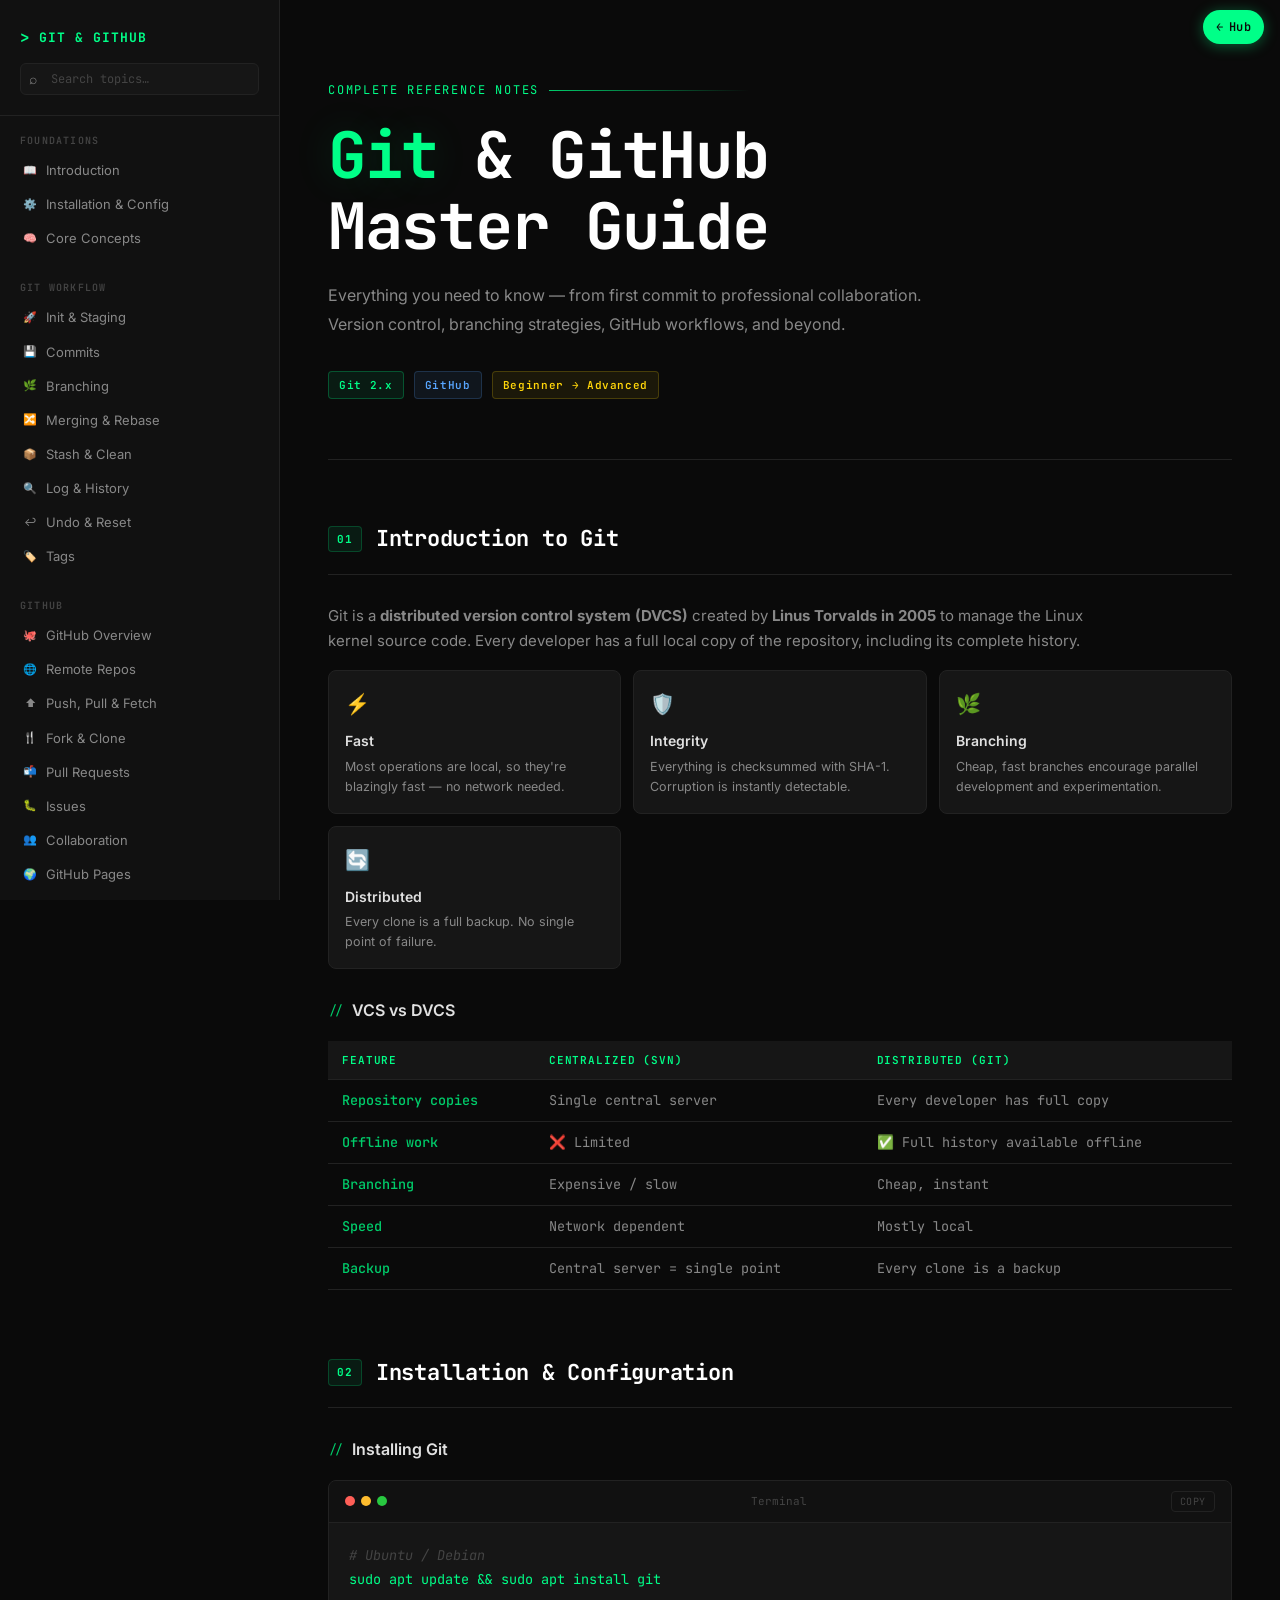
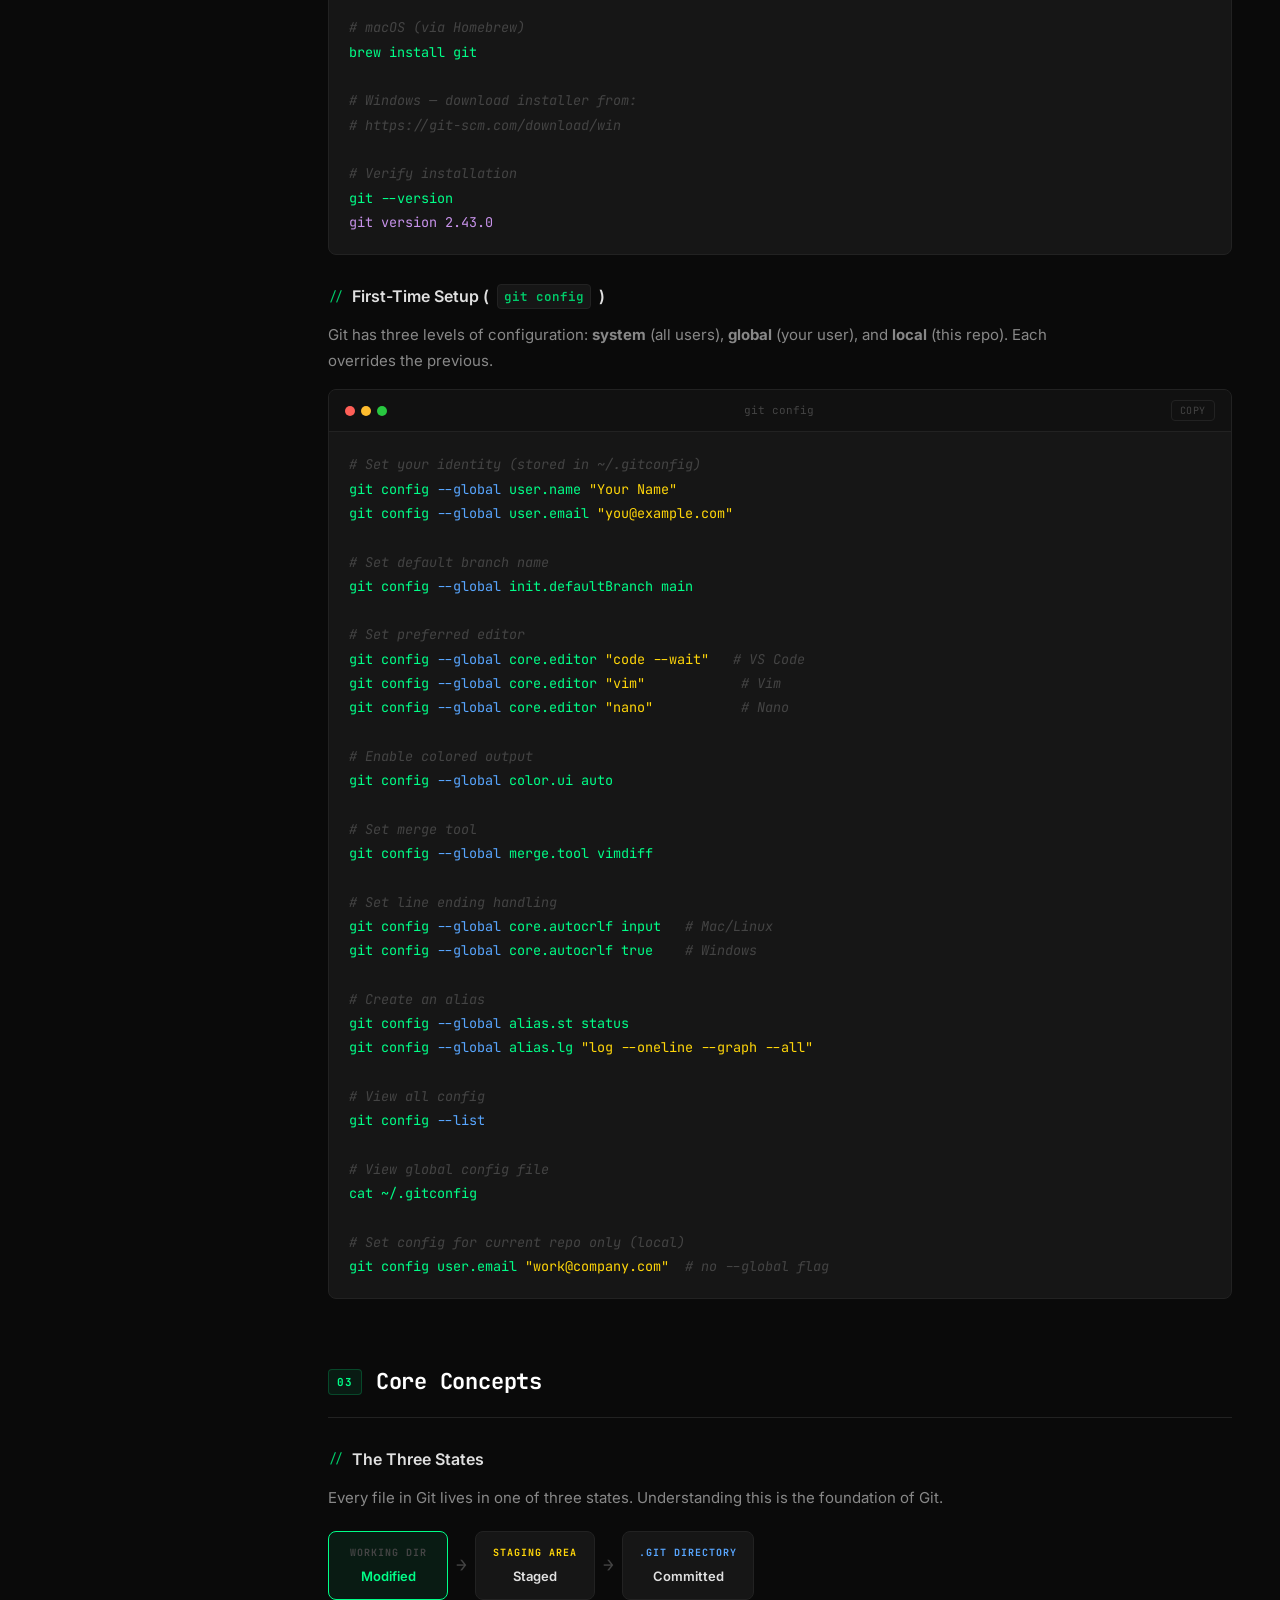
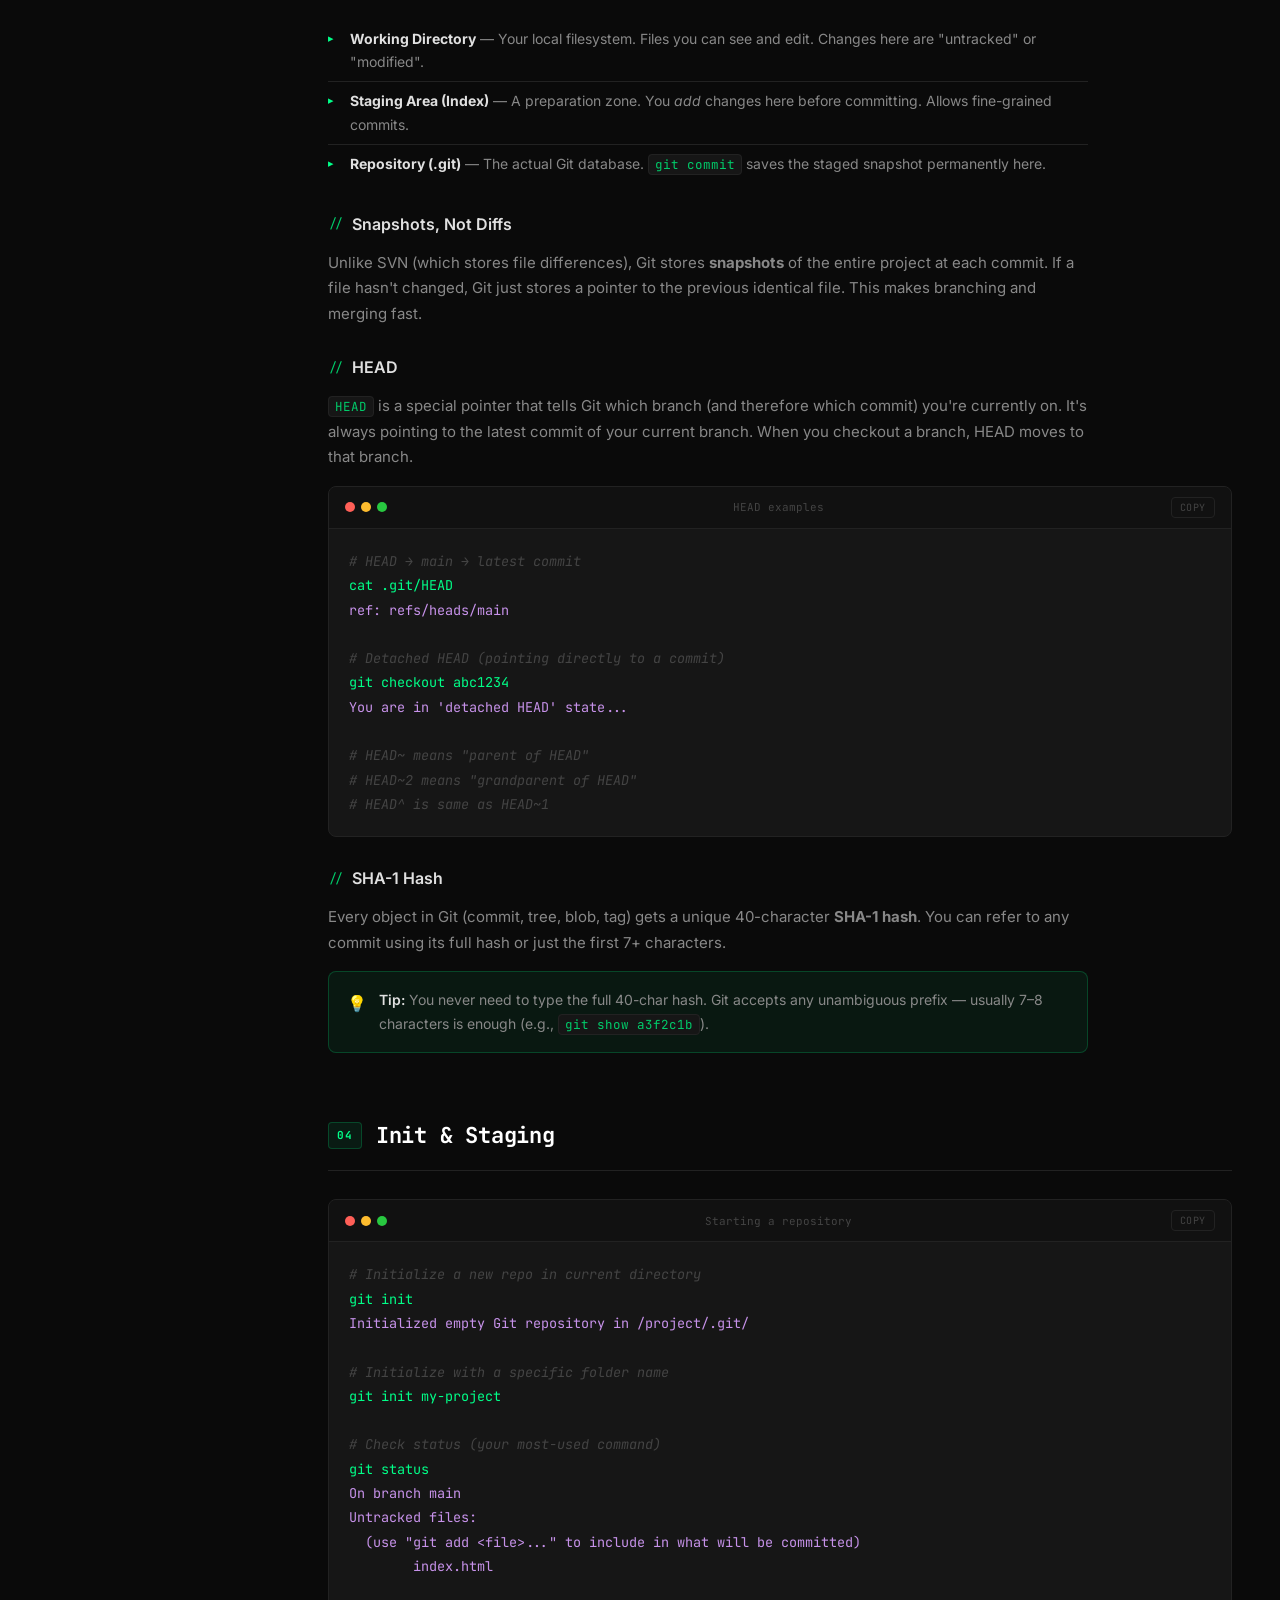
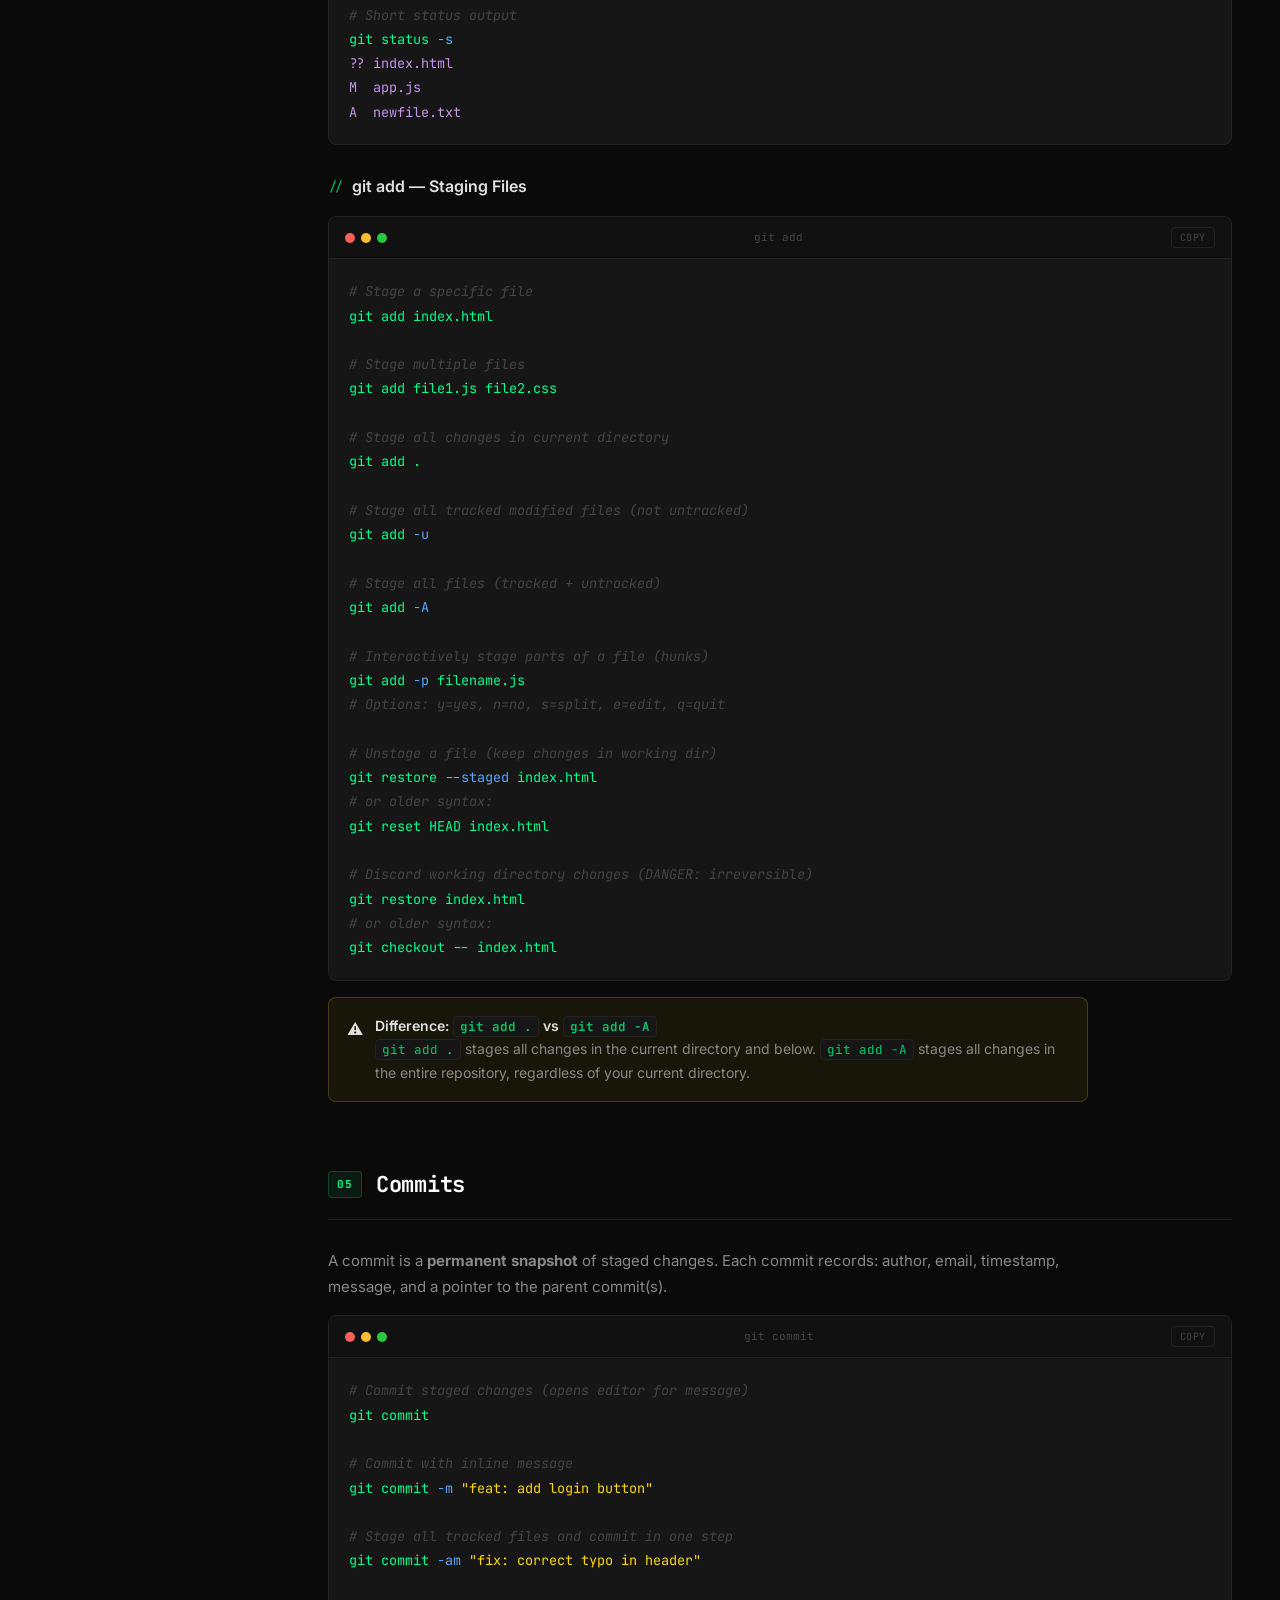
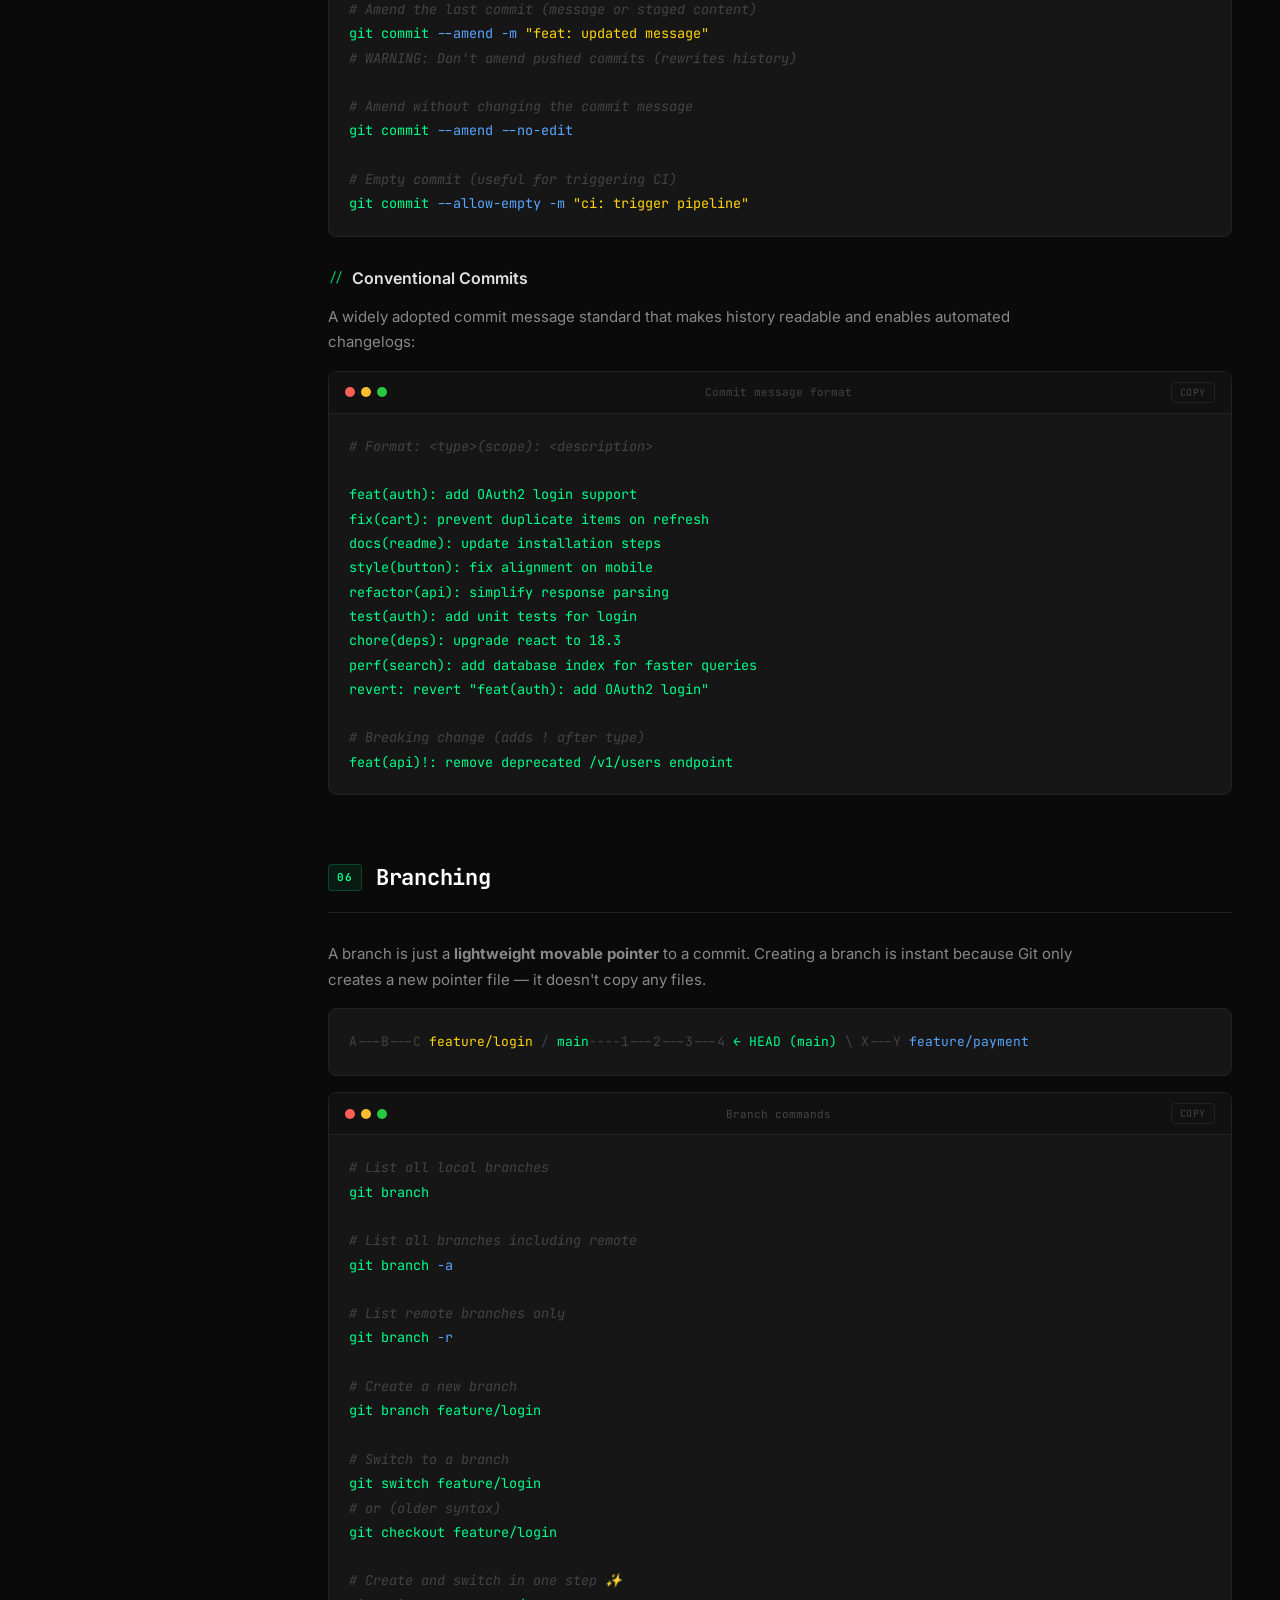
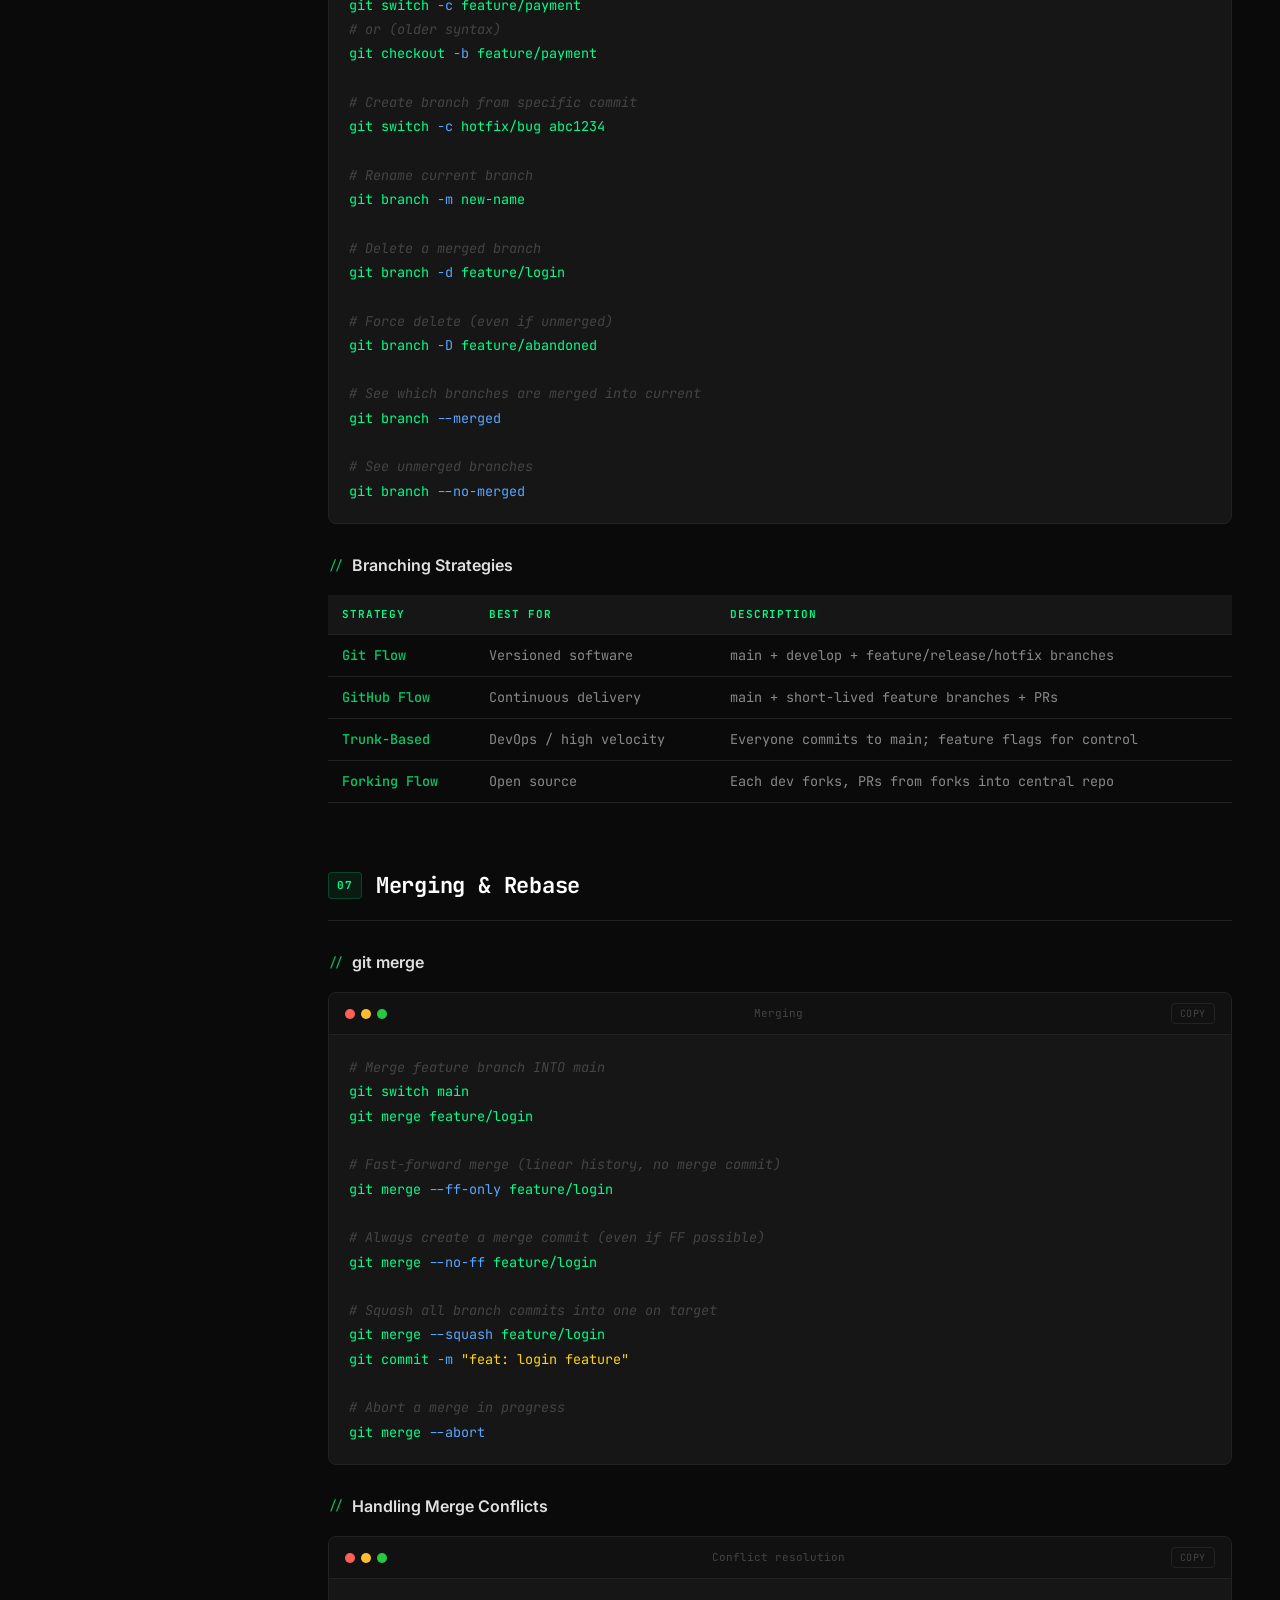
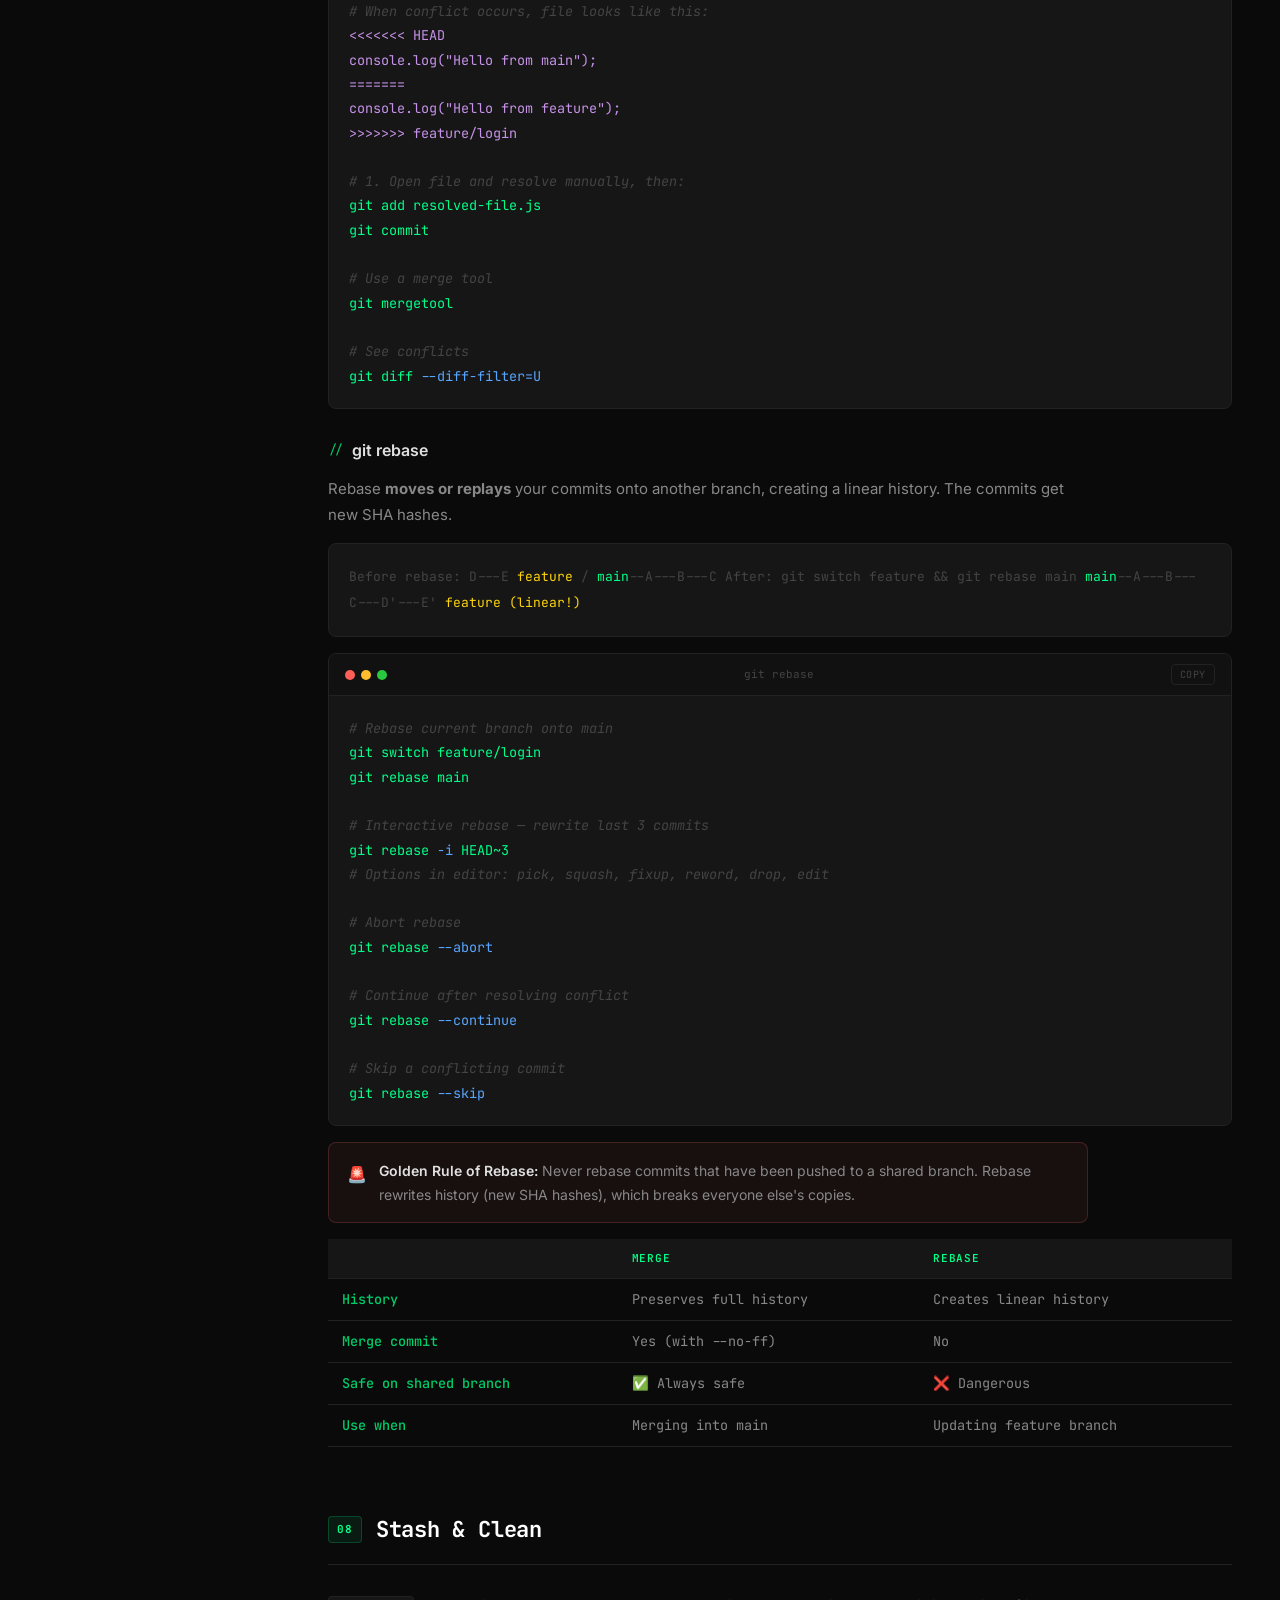
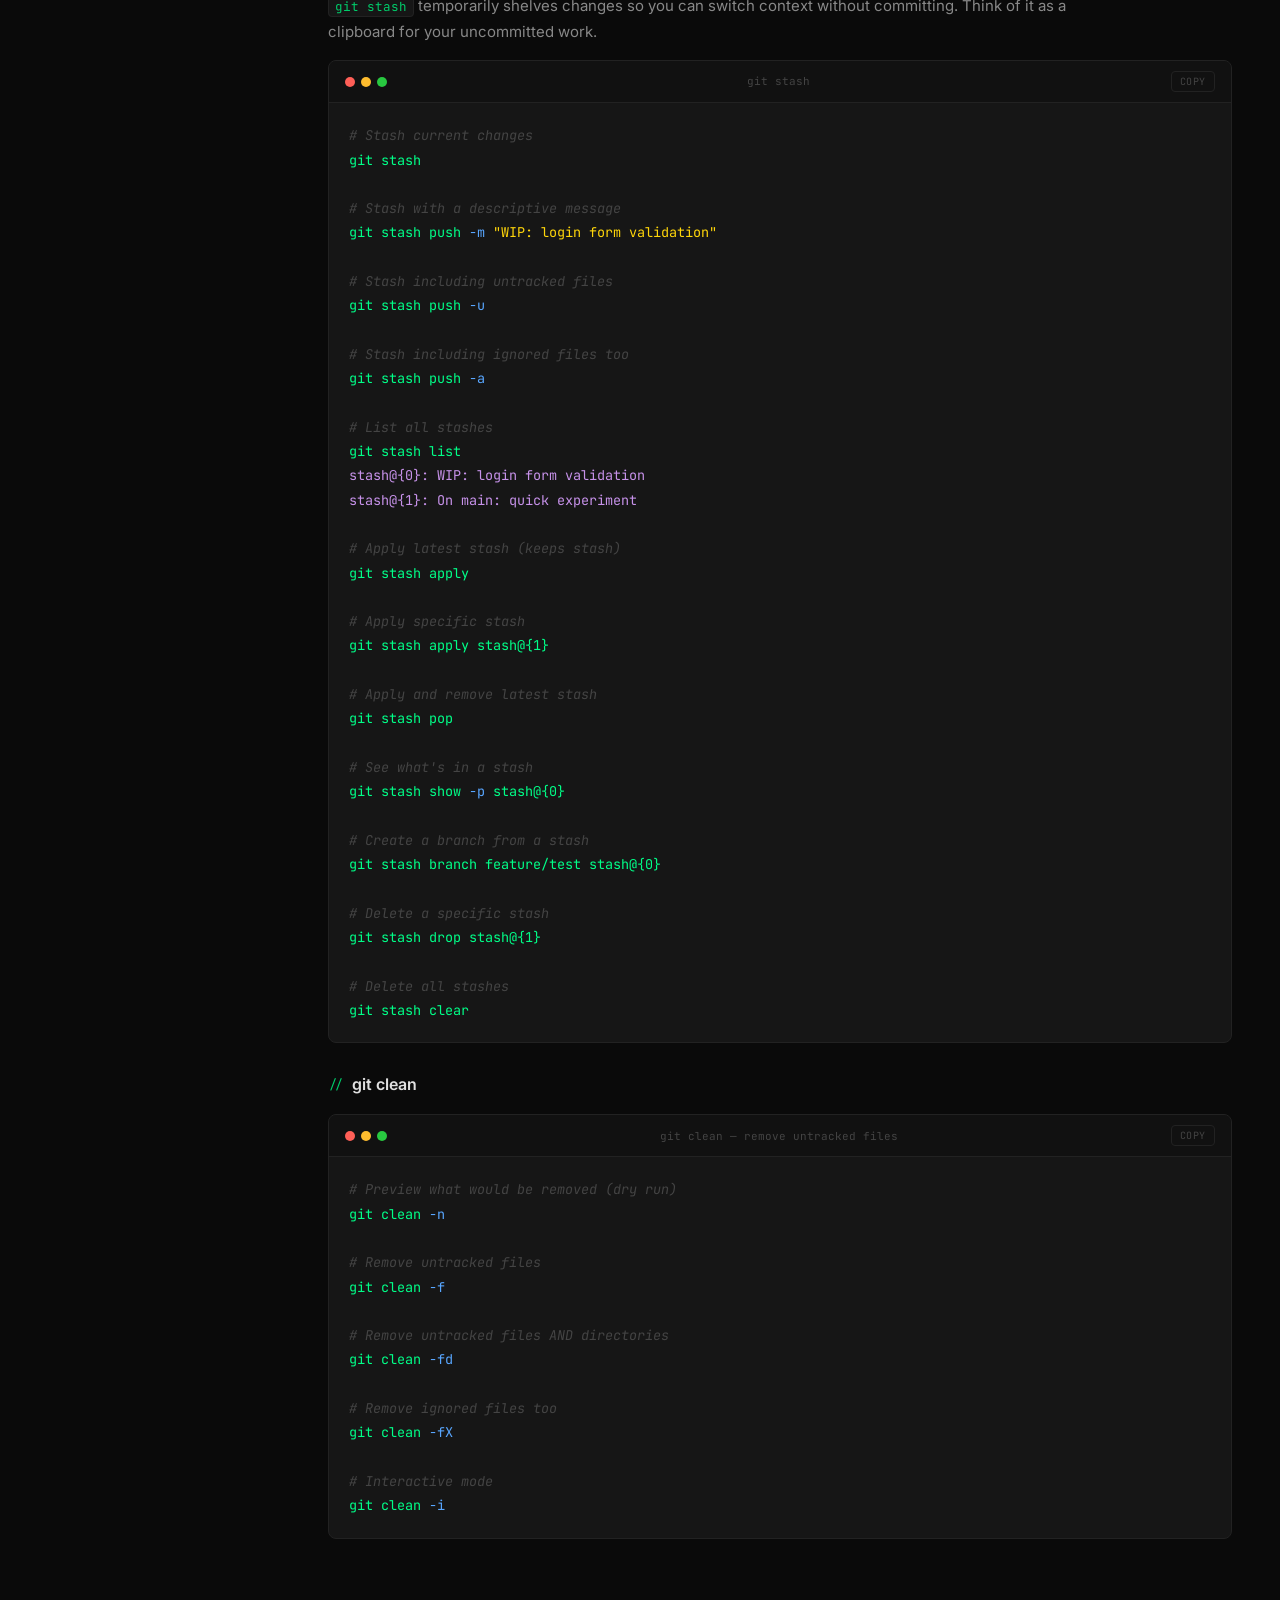
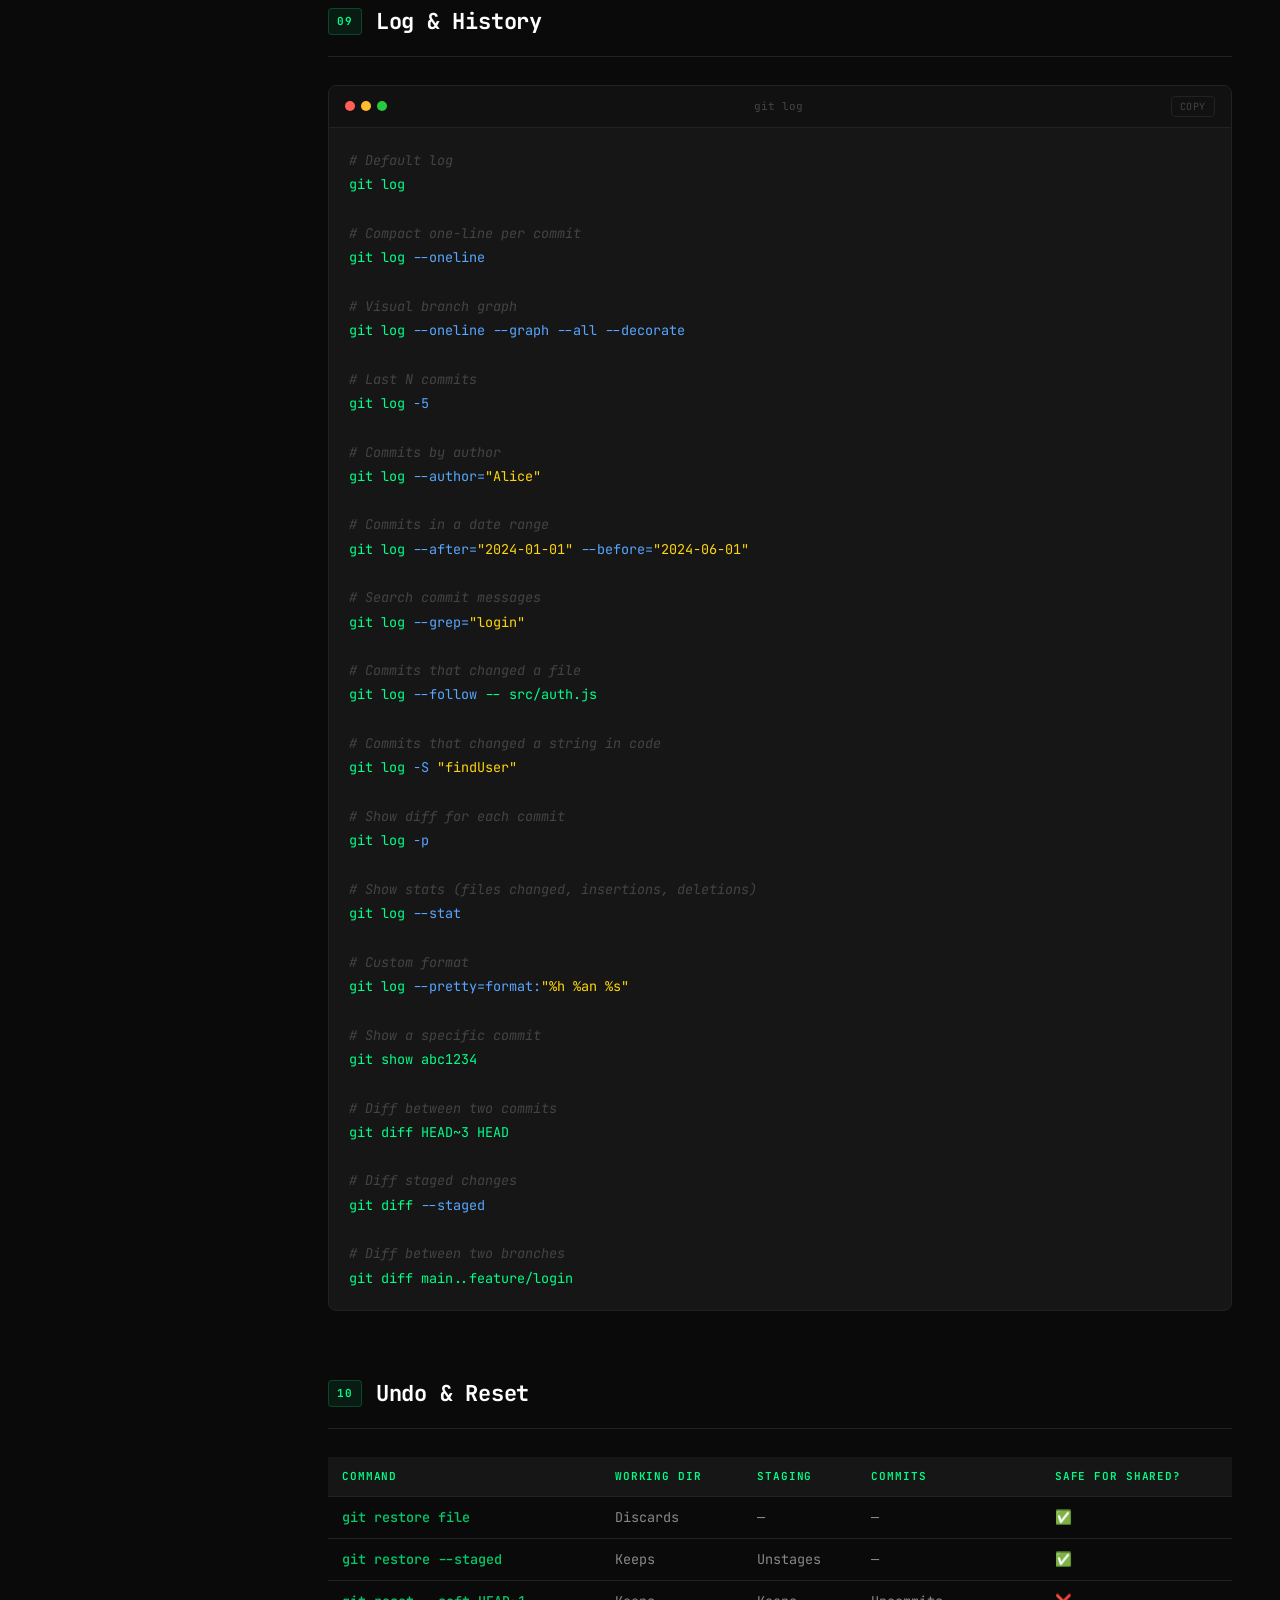
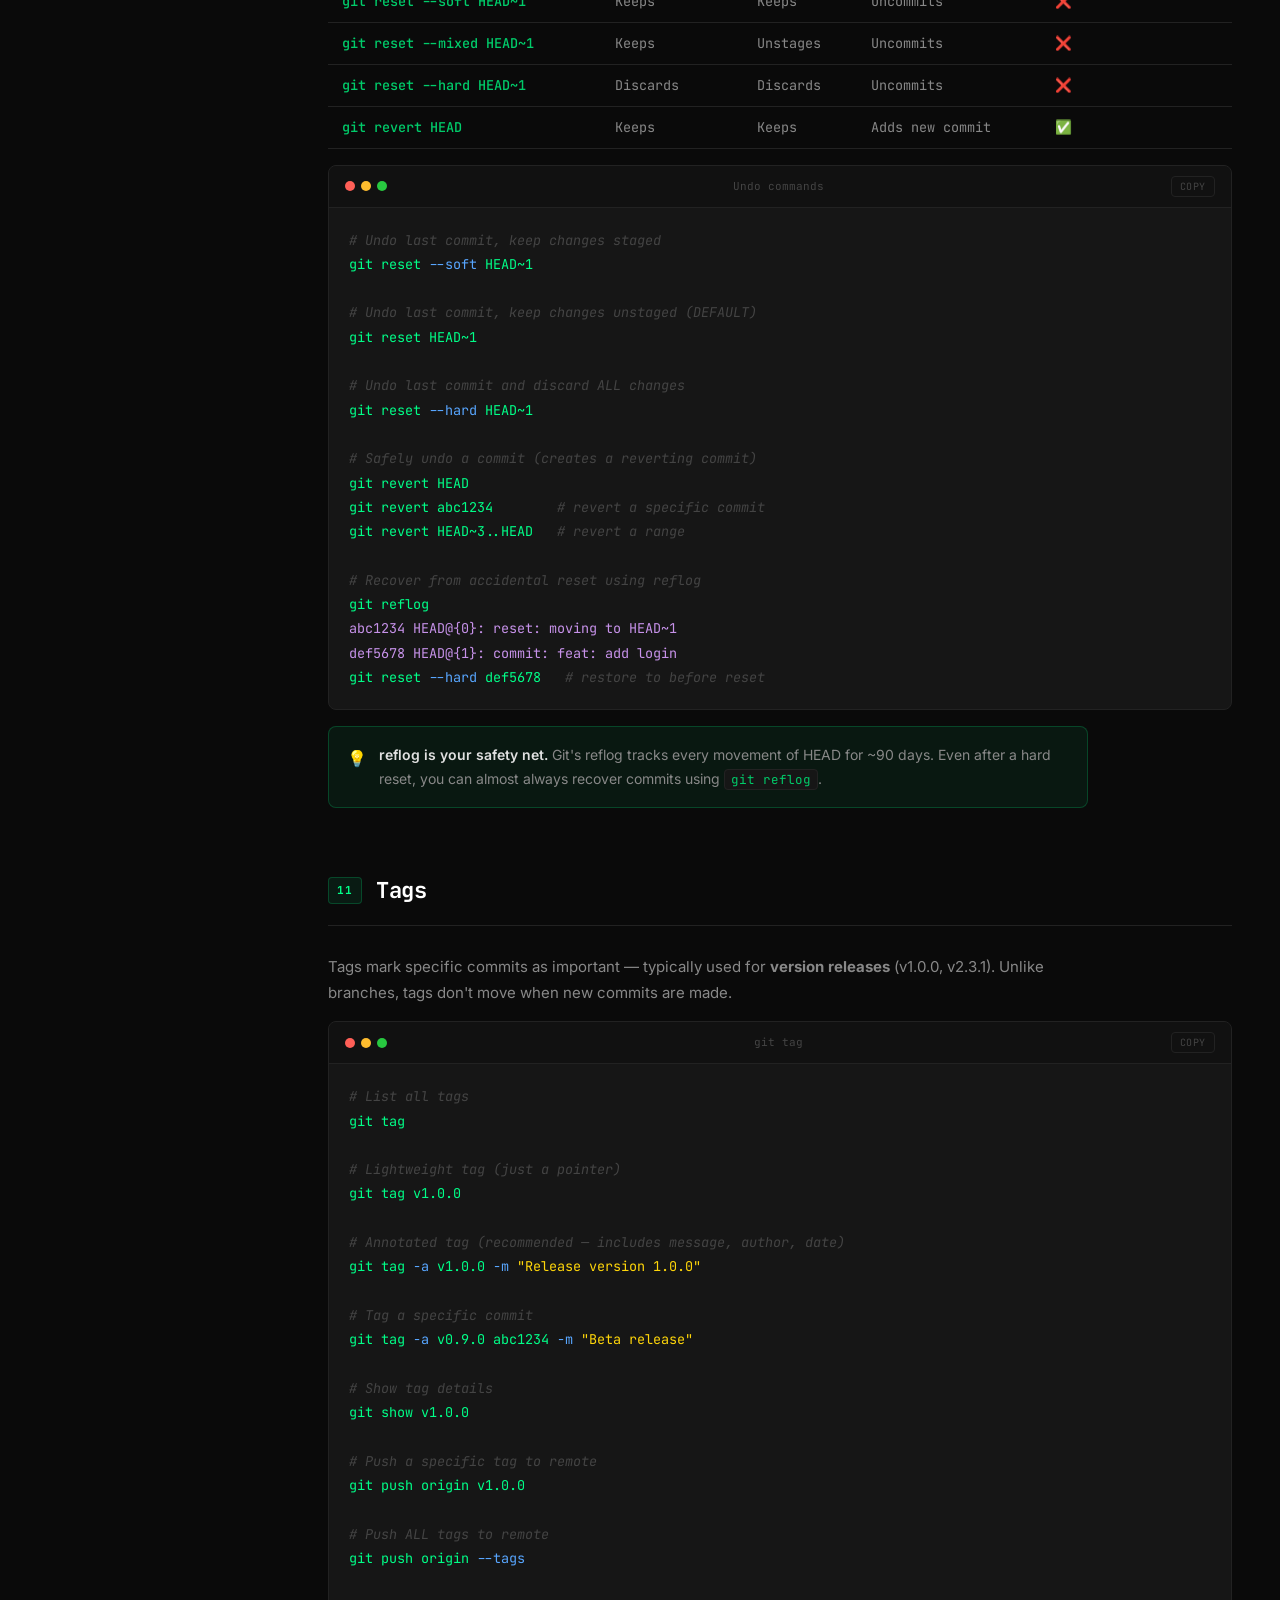
<file: notes/git-github-notes.html>
<!DOCTYPE html>
<html lang="en">
<head>
<meta charset="UTF-8">
<meta name="viewport" content="width=device-width, initial-scale=1.0">
<title>Git & GitHub — Complete Notes</title>
<style>
  @import url('https://fonts.googleapis.com/css2?family=JetBrains+Mono:wght@300;400;500;600;700&family=Inter:wght@300;400;500;600;700&display=swap');

  :root {
    --bg: #0a0a0a;
    --bg2: #111111;
    --bg3: #161616;
    --border: #222222;
    --green: #00ff88;
    --green-dim: #00cc6a;
    --green-glow: rgba(0,255,136,0.15);
    --green-subtle: rgba(0,255,136,0.07);
    --yellow: #ffd60a;
    --blue: #58a6ff;
    --red: #ff6b6b;
    --purple: #c792ea;
    --orange: #ffab40;
    --text: #e0e0e0;
    --text-dim: #888;
    --text-faint: #444;
    --mono: 'JetBrains Mono', monospace;
    --sans: 'Inter', sans-serif;
    --sidebar-w: 280px;
  }

  * { margin: 0; padding: 0; box-sizing: border-box; }

  html { scroll-behavior: smooth; }

  body {
    background: var(--bg);
    color: var(--text);
    font-family: var(--sans);
    font-size: 15px;
    line-height: 1.7;
    display: flex;
  }

  /* ── SIDEBAR ── */
  #sidebar {
    position: fixed;
    left: 0; top: 0; bottom: 0;
    width: var(--sidebar-w);
    background: var(--bg2);
    border-right: 1px solid var(--border);
    overflow-y: auto;
    z-index: 100;
    padding-bottom: 40px;
    transition: transform .3s;
  }

  #sidebar::-webkit-scrollbar { width: 4px; }
  #sidebar::-webkit-scrollbar-track { background: var(--bg2); }
  #sidebar::-webkit-scrollbar-thumb { background: var(--border); border-radius: 2px; }

  .sidebar-header {
    padding: 24px 20px 20px;
    border-bottom: 1px solid var(--border);
    position: sticky; top: 0;
    background: var(--bg2);
    z-index: 1;
  }

  .sidebar-logo {
    font-family: var(--mono);
    font-size: 13px;
    font-weight: 700;
    color: var(--green);
    letter-spacing: .08em;
    text-transform: uppercase;
    display: flex;
    align-items: center;
    gap: 8px;
  }

  .sidebar-logo::before {
    content: '>';
    font-size: 16px;
    color: var(--green);
    animation: blink 1.1s step-end infinite;
  }

  @keyframes blink { 0%,100%{opacity:1} 50%{opacity:0} }

  .sidebar-search {
    margin-top: 12px;
    position: relative;
  }

  .sidebar-search input {
    width: 100%;
    background: var(--bg3);
    border: 1px solid var(--border);
    border-radius: 6px;
    color: var(--text);
    font-family: var(--mono);
    font-size: 12px;
    padding: 7px 10px 7px 30px;
    outline: none;
    transition: border-color .2s;
  }

  .sidebar-search input:focus { border-color: var(--green); }
  .sidebar-search input::placeholder { color: var(--text-faint); }

  .sidebar-search::before {
    content: '⌕';
    position: absolute;
    left: 9px;
    top: 50%;
    transform: translateY(-50%);
    color: var(--text-dim);
    font-size: 14px;
    pointer-events: none;
  }

  .toc-section { padding: 8px 0; }

  .toc-section-label {
    font-family: var(--mono);
    font-size: 10px;
    font-weight: 600;
    letter-spacing: .12em;
    text-transform: uppercase;
    color: var(--text-faint);
    padding: 8px 20px 4px;
  }

  .toc-link {
    display: flex;
    align-items: center;
    gap: 8px;
    padding: 6px 20px;
    color: var(--text-dim);
    text-decoration: none;
    font-size: 13px;
    font-family: var(--sans);
    border-left: 2px solid transparent;
    transition: all .15s;
    cursor: pointer;
  }

  .toc-link:hover, .toc-link.active {
    color: var(--green);
    border-left-color: var(--green);
    background: var(--green-subtle);
  }

  .toc-link .toc-icon { font-size: 11px; width: 16px; text-align: center; flex-shrink: 0; }

  /* ── MAIN ── */
  #main {
    margin-left: var(--sidebar-w);
    flex: 1;
    min-width: 0;
    padding: 0 48px 80px;
    max-width: calc(100% - var(--sidebar-w));
  }

  /* ── HERO ── */
  .hero {
    padding: 80px 0 60px;
    border-bottom: 1px solid var(--border);
    margin-bottom: 60px;
  }

  .hero-eyebrow {
    font-family: var(--mono);
    font-size: 12px;
    color: var(--green);
    letter-spacing: .15em;
    text-transform: uppercase;
    margin-bottom: 20px;
    display: flex;
    align-items: center;
    gap: 10px;
  }

  .hero-eyebrow::after {
    content: '';
    flex: 1;
    height: 1px;
    background: linear-gradient(to right, var(--green-dim), transparent);
    max-width: 200px;
  }

  .hero h1 {
    font-family: var(--mono);
    font-size: clamp(36px, 5vw, 64px);
    font-weight: 700;
    line-height: 1.1;
    letter-spacing: -.02em;
    color: #fff;
    margin-bottom: 20px;
  }

  .hero h1 span { color: var(--green); text-shadow: 0 0 40px var(--green-glow); }

  .hero-desc {
    font-size: 16px;
    color: var(--text-dim);
    max-width: 600px;
    line-height: 1.8;
    margin-bottom: 32px;
  }

  .hero-badges { display: flex; gap: 10px; flex-wrap: wrap; }

  .badge {
    font-family: var(--mono);
    font-size: 11px;
    font-weight: 600;
    padding: 4px 10px;
    border-radius: 4px;
    letter-spacing: .06em;
  }

  .badge-green { background: var(--green-subtle); color: var(--green); border: 1px solid rgba(0,255,136,.25); }
  .badge-blue { background: rgba(88,166,255,.08); color: var(--blue); border: 1px solid rgba(88,166,255,.2); }
  .badge-yellow { background: rgba(255,214,10,.07); color: var(--yellow); border: 1px solid rgba(255,214,10,.2); }

  /* ── PROGRESS BAR ── */
  #progress-bar {
    position: fixed;
    top: 0; left: var(--sidebar-w); right: 0;
    height: 2px;
    background: var(--green);
    transform-origin: left;
    transform: scaleX(0);
    z-index: 200;
    box-shadow: 0 0 10px var(--green);
    transition: transform .1s;
  }

  /* ── SECTIONS ── */
  .section {
    margin-bottom: 64px;
    scroll-margin-top: 24px;
  }

  .section-header {
    display: flex;
    align-items: center;
    gap: 14px;
    margin-bottom: 28px;
    padding-bottom: 16px;
    border-bottom: 1px solid var(--border);
  }

  .section-num {
    font-family: var(--mono);
    font-size: 11px;
    color: var(--green);
    background: var(--green-subtle);
    border: 1px solid rgba(0,255,136,.2);
    padding: 3px 8px;
    border-radius: 4px;
    font-weight: 700;
    letter-spacing: .08em;
    flex-shrink: 0;
  }

  .section h2 {
    font-family: var(--mono);
    font-size: 22px;
    font-weight: 700;
    color: #fff;
    letter-spacing: -.01em;
  }

  .section h3 {
    font-family: var(--sans);
    font-size: 16px;
    font-weight: 600;
    color: var(--text);
    margin: 28px 0 12px;
    display: flex;
    align-items: center;
    gap: 8px;
  }

  .section h3::before {
    content: '//';
    font-family: var(--mono);
    color: var(--green-dim);
    font-size: 13px;
    font-weight: 400;
  }

  .section p { color: var(--text-dim); margin-bottom: 14px; max-width: 760px; }

  /* ── CODE BLOCK ── */
  .code-block {
    background: var(--bg3);
    border: 1px solid var(--border);
    border-radius: 8px;
    overflow: hidden;
    margin: 16px 0;
    position: relative;
  }

  .code-header {
    display: flex;
    align-items: center;
    justify-content: space-between;
    padding: 10px 16px;
    background: var(--bg2);
    border-bottom: 1px solid var(--border);
    font-family: var(--mono);
    font-size: 11px;
    color: var(--text-faint);
  }

  .code-header .dots { display: flex; gap: 6px; }
  .code-header .dot { width: 10px; height: 10px; border-radius: 50%; }
  .dot-r { background: #ff5f57; }
  .dot-y { background: #febc2e; }
  .dot-g { background: #28c840; }

  .copy-btn {
    background: none;
    border: 1px solid var(--border);
    color: var(--text-faint);
    font-family: var(--mono);
    font-size: 10px;
    padding: 3px 8px;
    border-radius: 4px;
    cursor: pointer;
    transition: all .15s;
    letter-spacing: .06em;
  }

  .copy-btn:hover { border-color: var(--green); color: var(--green); }
  .copy-btn.copied { border-color: var(--green); color: var(--green); }

  .code-block pre {
    padding: 20px;
    overflow-x: auto;
    font-family: var(--mono);
    font-size: 13.5px;
    line-height: 1.8;
    color: var(--text);
  }

  .code-block pre::-webkit-scrollbar { height: 4px; }
  .code-block pre::-webkit-scrollbar-thumb { background: var(--border); border-radius: 2px; }

  .cmd { color: var(--green); }
  .flag { color: var(--blue); }
  .str { color: var(--yellow); }
  .cmt { color: var(--text-faint); font-style: italic; }
  .out { color: var(--purple); }
  .url { color: var(--blue); text-decoration: underline; }
  .key { color: var(--orange); }

  /* ── INFO BOXES ── */
  .info-box {
    border-radius: 8px;
    padding: 16px 18px;
    margin: 16px 0;
    display: flex;
    gap: 12px;
    align-items: flex-start;
    font-size: 14px;
    max-width: 760px;
  }

  .info-box .icon { font-size: 16px; flex-shrink: 0; margin-top: 2px; }
  .info-box-content { color: var(--text-dim); line-height: 1.7; }
  .info-box-content strong { color: var(--text); font-weight: 600; }

  .tip { background: rgba(0,255,136,.06); border: 1px solid rgba(0,255,136,.2); }
  .warning { background: rgba(255,214,10,.06); border: 1px solid rgba(255,214,10,.2); }
  .note { background: rgba(88,166,255,.06); border: 1px solid rgba(88,166,255,.2); }
  .danger { background: rgba(255,107,107,.06); border: 1px solid rgba(255,107,107,.2); }

  /* ── TABLE ── */
  .table-wrap { overflow-x: auto; margin: 16px 0; }

  table {
    width: 100%;
    border-collapse: collapse;
    font-size: 13.5px;
    font-family: var(--mono);
  }

  th {
    background: var(--bg3);
    color: var(--green);
    font-weight: 600;
    font-size: 11px;
    letter-spacing: .08em;
    text-transform: uppercase;
    padding: 10px 14px;
    text-align: left;
    border-bottom: 1px solid var(--border);
  }

  td {
    padding: 9px 14px;
    border-bottom: 1px solid var(--border);
    color: var(--text-dim);
    vertical-align: top;
  }

  td:first-child { color: var(--green-dim); font-weight: 500; }

  tr:hover td { background: var(--green-subtle); }

  /* ── FLOW DIAGRAM ── */
  .flow {
    display: flex;
    align-items: center;
    gap: 0;
    margin: 20px 0;
    flex-wrap: wrap;
    max-width: 760px;
  }

  .flow-step {
    background: var(--bg3);
    border: 1px solid var(--border);
    border-radius: 8px;
    padding: 12px 16px;
    text-align: center;
    min-width: 120px;
    position: relative;
  }

  .flow-step .step-label {
    font-family: var(--mono);
    font-size: 10px;
    font-weight: 700;
    letter-spacing: .1em;
    text-transform: uppercase;
    margin-bottom: 4px;
  }

  .flow-step .step-name {
    font-size: 13px;
    font-weight: 600;
    color: var(--text);
  }

  .flow-step.active { border-color: var(--green); background: var(--green-subtle); }
  .flow-step.active .step-label { color: var(--green); }
  .flow-step.active .step-name { color: var(--green); }

  .flow-arrow {
    font-family: var(--mono);
    color: var(--text-faint);
    font-size: 18px;
    padding: 0 8px;
    flex-shrink: 0;
  }

  /* ── GRID CARDS ── */
  .card-grid {
    display: grid;
    grid-template-columns: repeat(auto-fill, minmax(220px, 1fr));
    gap: 12px;
    margin: 16px 0;
  }

  .card {
    background: var(--bg3);
    border: 1px solid var(--border);
    border-radius: 8px;
    padding: 16px;
    transition: border-color .2s;
  }

  .card:hover { border-color: var(--green); }
  .card .card-icon { font-size: 20px; margin-bottom: 8px; }
  .card .card-title { font-weight: 600; font-size: 14px; color: var(--text); margin-bottom: 4px; }
  .card .card-desc { font-size: 12.5px; color: var(--text-dim); line-height: 1.6; }

  /* ── TAG ── */
  .tag {
    font-family: var(--mono);
    font-size: 11px;
    background: var(--bg3);
    border: 1px solid var(--border);
    color: var(--text-dim);
    padding: 2px 7px;
    border-radius: 4px;
    display: inline-block;
  }

  /* ── INLINE CODE ── */
  code {
    font-family: var(--mono);
    font-size: 12.5px;
    background: var(--bg3);
    border: 1px solid var(--border);
    color: var(--green-dim);
    padding: 1px 6px;
    border-radius: 4px;
  }

  /* ── DIVIDER ── */
  .divider {
    border: none;
    border-top: 1px solid var(--border);
    margin: 40px 0;
  }

  /* ── BACK TO TOP ── */
  #back-top {
    position: fixed;
    bottom: 28px;
    right: 28px;
    background: var(--bg2);
    border: 1px solid var(--border);
    color: var(--green);
    font-family: var(--mono);
    font-size: 12px;
    padding: 8px 14px;
    border-radius: 6px;
    cursor: pointer;
    opacity: 0;
    transition: opacity .3s, border-color .2s;
    z-index: 50;
  }

  #back-top.visible { opacity: 1; }
  #back-top:hover { border-color: var(--green); background: var(--green-subtle); }

  /* ── HAMBURGER (mobile) ── */
  #menu-toggle {
    display: none;
    position: fixed;
    top: 12px; left: 12px;
    z-index: 300;
    background: var(--bg2);
    border: 1px solid var(--border);
    color: var(--green);
    font-size: 18px;
    width: 36px; height: 36px;
    border-radius: 6px;
    cursor: pointer;
    align-items: center;
    justify-content: center;
  }

  #overlay {
    display: none;
    position: fixed;
    inset: 0;
    background: rgba(0,0,0,.6);
    z-index: 90;
  }

  @media (max-width: 768px) {
    #sidebar { transform: translateX(-100%); }
    #sidebar.open { transform: translateX(0); }
    #menu-toggle { display: flex; }
    #overlay.show { display: block; }
    #main { margin-left: 0; padding: 24px 20px 60px; max-width: 100%; }
    #progress-bar { left: 0; }
    .flow { flex-direction: column; align-items: flex-start; }
    .flow-arrow { transform: rotate(90deg); }
  }

  /* ── UL LISTS ── */
  .styled-list { list-style: none; padding: 0; margin: 12px 0; max-width: 760px; }
  .styled-list li {
    padding: 7px 0 7px 22px;
    color: var(--text-dim);
    font-size: 14px;
    border-bottom: 1px solid var(--border);
    position: relative;
  }
  .styled-list li:last-child { border-bottom: none; }
  .styled-list li::before {
    content: '▸';
    position: absolute;
    left: 0;
    color: var(--green);
    font-size: 11px;
    top: 9px;
  }
  .styled-list li strong { color: var(--text); }

  /* ── BRANCH VIZ ── */
  .branch-viz {
    font-family: var(--mono);
    font-size: 13px;
    background: var(--bg3);
    border: 1px solid var(--border);
    border-radius: 8px;
    padding: 20px;
    color: var(--text);
    line-height: 2;
    margin: 16px 0;
  }

  .branch-viz .b-green { color: var(--green); }
  .branch-viz .b-blue { color: var(--blue); }
  .branch-viz .b-yellow { color: var(--yellow); }
  .branch-viz .b-red { color: var(--red); }
  .branch-viz .b-dim { color: var(--text-faint); }

  /* keyboard shortcut style */
  kbd {
    font-family: var(--mono);
    font-size: 11px;
    background: var(--bg3);
    border: 1px solid #333;
    border-bottom: 2px solid #333;
    color: var(--text);
    padding: 2px 6px;
    border-radius: 4px;
  }
</style>
</head>
<body>

<div id="progress-bar"></div>

<button id="menu-toggle" onclick="toggleSidebar()">☰</button>
<div id="overlay" onclick="closeSidebar()"></div>

<!-- SIDEBAR -->
<nav id="sidebar">
  <div class="sidebar-header">
    <div class="sidebar-logo">Git &amp; GitHub</div>
    <div class="sidebar-search">
      <input type="text" id="toc-search" placeholder="Search topics…" oninput="filterTOC(this.value)">
    </div>
  </div>

  <div class="toc-section">
    <div class="toc-section-label">Foundations</div>
    <a class="toc-link" href="#intro" onclick="closeSidebar()"><span class="toc-icon">📖</span>Introduction</a>
    <a class="toc-link" href="#install" onclick="closeSidebar()"><span class="toc-icon">⚙️</span>Installation & Config</a>
    <a class="toc-link" href="#concepts" onclick="closeSidebar()"><span class="toc-icon">🧠</span>Core Concepts</a>
  </div>

  <div class="toc-section">
    <div class="toc-section-label">Git Workflow</div>
    <a class="toc-link" href="#init" onclick="closeSidebar()"><span class="toc-icon">🚀</span>Init & Staging</a>
    <a class="toc-link" href="#commits" onclick="closeSidebar()"><span class="toc-icon">💾</span>Commits</a>
    <a class="toc-link" href="#branches" onclick="closeSidebar()"><span class="toc-icon">🌿</span>Branching</a>
    <a class="toc-link" href="#merging" onclick="closeSidebar()"><span class="toc-icon">🔀</span>Merging & Rebase</a>
    <a class="toc-link" href="#stash" onclick="closeSidebar()"><span class="toc-icon">📦</span>Stash & Clean</a>
    <a class="toc-link" href="#log" onclick="closeSidebar()"><span class="toc-icon">🔍</span>Log & History</a>
    <a class="toc-link" href="#undo" onclick="closeSidebar()"><span class="toc-icon">↩️</span>Undo & Reset</a>
    <a class="toc-link" href="#tags" onclick="closeSidebar()"><span class="toc-icon">🏷️</span>Tags</a>
  </div>

  <div class="toc-section">
    <div class="toc-section-label">GitHub</div>
    <a class="toc-link" href="#gh-intro" onclick="closeSidebar()"><span class="toc-icon">🐙</span>GitHub Overview</a>
    <a class="toc-link" href="#remote" onclick="closeSidebar()"><span class="toc-icon">🌐</span>Remote Repos</a>
    <a class="toc-link" href="#push-pull" onclick="closeSidebar()"><span class="toc-icon">⬆️</span>Push, Pull & Fetch</a>
    <a class="toc-link" href="#fork-clone" onclick="closeSidebar()"><span class="toc-icon">🍴</span>Fork & Clone</a>
    <a class="toc-link" href="#pr" onclick="closeSidebar()"><span class="toc-icon">📬</span>Pull Requests</a>
    <a class="toc-link" href="#issues" onclick="closeSidebar()"><span class="toc-icon">🐛</span>Issues</a>
    <a class="toc-link" href="#collab" onclick="closeSidebar()"><span class="toc-icon">👥</span>Collaboration</a>
    <a class="toc-link" href="#pages" onclick="closeSidebar()"><span class="toc-icon">🌍</span>GitHub Pages</a>
    <a class="toc-link" href="#advanced-gh" onclick="closeSidebar()"><span class="toc-icon">⚡</span>Advanced GitHub</a>
  </div>

  <div class="toc-section">
    <div class="toc-section-label">Advanced Git</div>
    <a class="toc-link" href="#cherry" onclick="closeSidebar()"><span class="toc-icon">🍒</span>Cherry-pick</a>
    <a class="toc-link" href="#bisect" onclick="closeSidebar()"><span class="toc-icon">🔬</span>Bisect & Blame</a>
    <a class="toc-link" href="#hooks" onclick="closeSidebar()"><span class="toc-icon">🪝</span>Git Hooks</a>
    <a class="toc-link" href="#submodules" onclick="closeSidebar()"><span class="toc-icon">📁</span>Submodules</a>
    <a class="toc-link" href="#gitignore" onclick="closeSidebar()"><span class="toc-icon">🚫</span>.gitignore</a>
    <a class="toc-link" href="#cheatsheet" onclick="closeSidebar()"><span class="toc-icon">📋</span>Cheatsheet</a>
  </div>
</nav>

<!-- MAIN CONTENT -->
<main id="main">

  <!-- HERO -->
  <div class="hero">
    <div class="hero-eyebrow">Complete Reference Notes</div>
    <h1><span>Git</span> &amp; GitHub<br>Master Guide</h1>
    <p class="hero-desc">
      Everything you need to know — from first commit to professional collaboration.
      Version control, branching strategies, GitHub workflows, and beyond.
    </p>
    <div class="hero-badges">
      <span class="badge badge-green">Git 2.x</span>
      <span class="badge badge-blue">GitHub</span>
      <span class="badge badge-yellow">Beginner → Advanced</span>
    </div>
  </div>

  <!-- ══════════ 01 INTRODUCTION ══════════ -->
  <div class="section" id="intro">
    <div class="section-header">
      <span class="section-num">01</span>
      <h2>Introduction to Git</h2>
    </div>

    <p>Git is a <strong>distributed version control system (DVCS)</strong> created by <strong>Linus Torvalds in 2005</strong> to manage the Linux kernel source code. Every developer has a full local copy of the repository, including its complete history.</p>

    <div class="card-grid">
      <div class="card">
        <div class="card-icon">⚡</div>
        <div class="card-title">Fast</div>
        <div class="card-desc">Most operations are local, so they're blazingly fast — no network needed.</div>
      </div>
      <div class="card">
        <div class="card-icon">🛡️</div>
        <div class="card-title">Integrity</div>
        <div class="card-desc">Everything is checksummed with SHA-1. Corruption is instantly detectable.</div>
      </div>
      <div class="card">
        <div class="card-icon">🌿</div>
        <div class="card-title">Branching</div>
        <div class="card-desc">Cheap, fast branches encourage parallel development and experimentation.</div>
      </div>
      <div class="card">
        <div class="card-icon">🔄</div>
        <div class="card-title">Distributed</div>
        <div class="card-desc">Every clone is a full backup. No single point of failure.</div>
      </div>
    </div>

    <h3>VCS vs DVCS</h3>
    <div class="table-wrap">
      <table>
        <thead><tr><th>Feature</th><th>Centralized (SVN)</th><th>Distributed (Git)</th></tr></thead>
        <tbody>
          <tr><td>Repository copies</td><td>Single central server</td><td>Every developer has full copy</td></tr>
          <tr><td>Offline work</td><td>❌ Limited</td><td>✅ Full history available offline</td></tr>
          <tr><td>Branching</td><td>Expensive / slow</td><td>Cheap, instant</td></tr>
          <tr><td>Speed</td><td>Network dependent</td><td>Mostly local</td></tr>
          <tr><td>Backup</td><td>Central server = single point</td><td>Every clone is a backup</td></tr>
        </tbody>
      </table>
    </div>
  </div>

  <!-- ══════════ 02 INSTALL & CONFIG ══════════ -->
  <div class="section" id="install">
    <div class="section-header">
      <span class="section-num">02</span>
      <h2>Installation &amp; Configuration</h2>
    </div>

    <h3>Installing Git</h3>
    <div class="code-block">
      <div class="code-header">
        <div class="dots"><div class="dot dot-r"></div><div class="dot dot-y"></div><div class="dot dot-g"></div></div>
        <span>Terminal</span>
        <button class="copy-btn" onclick="copyCode(this)">COPY</button>
      </div>
      <pre><span class="cmt"># Ubuntu / Debian</span>
<span class="cmd">sudo apt update && sudo apt install git</span>

<span class="cmt"># macOS (via Homebrew)</span>
<span class="cmd">brew install git</span>

<span class="cmt"># Windows — download installer from:</span>
<span class="cmt"># https://git-scm.com/download/win</span>

<span class="cmt"># Verify installation</span>
<span class="cmd">git --version</span>
<span class="out">git version 2.43.0</span></pre>
    </div>

    <h3>First-Time Setup (<code>git config</code>)</h3>
    <p>Git has three levels of configuration: <strong>system</strong> (all users), <strong>global</strong> (your user), and <strong>local</strong> (this repo). Each overrides the previous.</p>

    <div class="code-block">
      <div class="code-header">
        <div class="dots"><div class="dot dot-r"></div><div class="dot dot-y"></div><div class="dot dot-g"></div></div>
        <span>git config</span>
        <button class="copy-btn" onclick="copyCode(this)">COPY</button>
      </div>
      <pre><span class="cmt"># Set your identity (stored in ~/.gitconfig)</span>
<span class="cmd">git config <span class="flag">--global</span> user.name <span class="str">"Your Name"</span></span>
<span class="cmd">git config <span class="flag">--global</span> user.email <span class="str">"you@example.com"</span></span>

<span class="cmt"># Set default branch name</span>
<span class="cmd">git config <span class="flag">--global</span> init.defaultBranch main</span>

<span class="cmt"># Set preferred editor</span>
<span class="cmd">git config <span class="flag">--global</span> core.editor <span class="str">"code --wait"</span>   <span class="cmt"># VS Code</span></span>
<span class="cmd">git config <span class="flag">--global</span> core.editor <span class="str">"vim"</span>            <span class="cmt"># Vim</span></span>
<span class="cmd">git config <span class="flag">--global</span> core.editor <span class="str">"nano"</span>           <span class="cmt"># Nano</span></span>

<span class="cmt"># Enable colored output</span>
<span class="cmd">git config <span class="flag">--global</span> color.ui auto</span>

<span class="cmt"># Set merge tool</span>
<span class="cmd">git config <span class="flag">--global</span> merge.tool vimdiff</span>

<span class="cmt"># Set line ending handling</span>
<span class="cmd">git config <span class="flag">--global</span> core.autocrlf input   <span class="cmt"># Mac/Linux</span></span>
<span class="cmd">git config <span class="flag">--global</span> core.autocrlf true    <span class="cmt"># Windows</span></span>

<span class="cmt"># Create an alias</span>
<span class="cmd">git config <span class="flag">--global</span> alias.st status</span>
<span class="cmd">git config <span class="flag">--global</span> alias.lg <span class="str">"log --oneline --graph --all"</span></span>

<span class="cmt"># View all config</span>
<span class="cmd">git config <span class="flag">--list</span></span>

<span class="cmt"># View global config file</span>
<span class="cmd">cat ~/.gitconfig</span>

<span class="cmt"># Set config for current repo only (local)</span>
<span class="cmd">git config user.email <span class="str">"work@company.com"</span>  <span class="cmt"># no --global flag</span></span></pre>
    </div>
  </div>

  <!-- ══════════ 03 CORE CONCEPTS ══════════ -->
  <div class="section" id="concepts">
    <div class="section-header">
      <span class="section-num">03</span>
      <h2>Core Concepts</h2>
    </div>

    <h3>The Three States</h3>
    <p>Every file in Git lives in one of three states. Understanding this is the foundation of Git.</p>

    <div class="flow">
      <div class="flow-step active">
        <div class="step-label" style="color:var(--text-faint)">Working Dir</div>
        <div class="step-name">Modified</div>
      </div>
      <div class="flow-arrow">→</div>
      <div class="flow-step">
        <div class="step-label" style="color:var(--yellow)">Staging Area</div>
        <div class="step-name">Staged</div>
      </div>
      <div class="flow-arrow">→</div>
      <div class="flow-step">
        <div class="step-label" style="color:var(--blue)">.git directory</div>
        <div class="step-name">Committed</div>
      </div>
    </div>

    <ul class="styled-list">
      <li><strong>Working Directory</strong> — Your local filesystem. Files you can see and edit. Changes here are "untracked" or "modified".</li>
      <li><strong>Staging Area (Index)</strong> — A preparation zone. You <em>add</em> changes here before committing. Allows fine-grained commits.</li>
      <li><strong>Repository (.git)</strong> — The actual Git database. <code>git commit</code> saves the staged snapshot permanently here.</li>
    </ul>

    <h3>Snapshots, Not Diffs</h3>
    <p>Unlike SVN (which stores file differences), Git stores <strong>snapshots</strong> of the entire project at each commit. If a file hasn't changed, Git just stores a pointer to the previous identical file. This makes branching and merging fast.</p>

    <h3>HEAD</h3>
    <p><code>HEAD</code> is a special pointer that tells Git which branch (and therefore which commit) you're currently on. It's always pointing to the latest commit of your current branch. When you checkout a branch, HEAD moves to that branch.</p>

    <div class="code-block">
      <div class="code-header">
        <div class="dots"><div class="dot dot-r"></div><div class="dot dot-y"></div><div class="dot dot-g"></div></div>
        <span>HEAD examples</span>
        <button class="copy-btn" onclick="copyCode(this)">COPY</button>
      </div>
      <pre><span class="cmt"># HEAD → main → latest commit</span>
<span class="cmd">cat .git/HEAD</span>
<span class="out">ref: refs/heads/main</span>

<span class="cmt"># Detached HEAD (pointing directly to a commit)</span>
<span class="cmd">git checkout abc1234</span>
<span class="out">You are in 'detached HEAD' state...</span>

<span class="cmt"># HEAD~ means "parent of HEAD"</span>
<span class="cmt"># HEAD~2 means "grandparent of HEAD"</span>
<span class="cmt"># HEAD^ is same as HEAD~1</span></pre>
    </div>

    <h3>SHA-1 Hash</h3>
    <p>Every object in Git (commit, tree, blob, tag) gets a unique 40-character <strong>SHA-1 hash</strong>. You can refer to any commit using its full hash or just the first 7+ characters.</p>

    <div class="info-box tip">
      <span class="icon">💡</span>
      <div class="info-box-content"><strong>Tip:</strong> You never need to type the full 40-char hash. Git accepts any unambiguous prefix — usually 7–8 characters is enough (e.g., <code>git show a3f2c1b</code>).</div>
    </div>
  </div>

  <!-- ══════════ 04 INIT & STAGING ══════════ -->
  <div class="section" id="init">
    <div class="section-header">
      <span class="section-num">04</span>
      <h2>Init &amp; Staging</h2>
    </div>

    <div class="code-block">
      <div class="code-header">
        <div class="dots"><div class="dot dot-r"></div><div class="dot dot-y"></div><div class="dot dot-g"></div></div>
        <span>Starting a repository</span>
        <button class="copy-btn" onclick="copyCode(this)">COPY</button>
      </div>
      <pre><span class="cmt"># Initialize a new repo in current directory</span>
<span class="cmd">git init</span>
<span class="out">Initialized empty Git repository in /project/.git/</span>

<span class="cmt"># Initialize with a specific folder name</span>
<span class="cmd">git init my-project</span>

<span class="cmt"># Check status (your most-used command)</span>
<span class="cmd">git status</span>
<span class="out">On branch main
Untracked files:
  (use "git add &lt;file&gt;..." to include in what will be committed)
        index.html</span>

<span class="cmt"># Short status output</span>
<span class="cmd">git status <span class="flag">-s</span></span>
<span class="out">?? index.html
M  app.js
A  newfile.txt</span></pre>
    </div>

    <h3>git add — Staging Files</h3>
    <div class="code-block">
      <div class="code-header">
        <div class="dots"><div class="dot dot-r"></div><div class="dot dot-y"></div><div class="dot dot-g"></div></div>
        <span>git add</span>
        <button class="copy-btn" onclick="copyCode(this)">COPY</button>
      </div>
      <pre><span class="cmt"># Stage a specific file</span>
<span class="cmd">git add index.html</span>

<span class="cmt"># Stage multiple files</span>
<span class="cmd">git add file1.js file2.css</span>

<span class="cmt"># Stage all changes in current directory</span>
<span class="cmd">git add .</span>

<span class="cmt"># Stage all tracked modified files (not untracked)</span>
<span class="cmd">git add <span class="flag">-u</span></span>

<span class="cmt"># Stage all files (tracked + untracked)</span>
<span class="cmd">git add <span class="flag">-A</span></span>

<span class="cmt"># Interactively stage parts of a file (hunks)</span>
<span class="cmd">git add <span class="flag">-p</span> filename.js</span>
<span class="cmt"># Options: y=yes, n=no, s=split, e=edit, q=quit</span>

<span class="cmt"># Unstage a file (keep changes in working dir)</span>
<span class="cmd">git restore <span class="flag">--staged</span> index.html</span>
<span class="cmt"># or older syntax:</span>
<span class="cmd">git reset HEAD index.html</span>

<span class="cmt"># Discard working directory changes (DANGER: irreversible)</span>
<span class="cmd">git restore index.html</span>
<span class="cmt"># or older syntax:</span>
<span class="cmd">git checkout -- index.html</span></pre>
    </div>

    <div class="info-box warning">
      <span class="icon">⚠️</span>
      <div class="info-box-content"><strong>Difference: <code>git add .</code> vs <code>git add -A</code></strong><br>
      <code>git add .</code> stages all changes in the current directory and below. <code>git add -A</code> stages all changes in the entire repository, regardless of your current directory.</div>
    </div>
  </div>

  <!-- ══════════ 05 COMMITS ══════════ -->
  <div class="section" id="commits">
    <div class="section-header">
      <span class="section-num">05</span>
      <h2>Commits</h2>
    </div>

    <p>A commit is a <strong>permanent snapshot</strong> of staged changes. Each commit records: author, email, timestamp, message, and a pointer to the parent commit(s).</p>

    <div class="code-block">
      <div class="code-header">
        <div class="dots"><div class="dot dot-r"></div><div class="dot dot-y"></div><div class="dot dot-g"></div></div>
        <span>git commit</span>
        <button class="copy-btn" onclick="copyCode(this)">COPY</button>
      </div>
      <pre><span class="cmt"># Commit staged changes (opens editor for message)</span>
<span class="cmd">git commit</span>

<span class="cmt"># Commit with inline message</span>
<span class="cmd">git commit <span class="flag">-m</span> <span class="str">"feat: add login button"</span></span>

<span class="cmt"># Stage all tracked files and commit in one step</span>
<span class="cmd">git commit <span class="flag">-am</span> <span class="str">"fix: correct typo in header"</span></span>

<span class="cmt"># Amend the last commit (message or staged content)</span>
<span class="cmd">git commit <span class="flag">--amend</span> <span class="flag">-m</span> <span class="str">"feat: updated message"</span></span>
<span class="cmt"># WARNING: Don't amend pushed commits (rewrites history)</span>

<span class="cmt"># Amend without changing the commit message</span>
<span class="cmd">git commit <span class="flag">--amend --no-edit</span></span>

<span class="cmt"># Empty commit (useful for triggering CI)</span>
<span class="cmd">git commit <span class="flag">--allow-empty</span> <span class="flag">-m</span> <span class="str">"ci: trigger pipeline"</span></span></pre>
    </div>

    <h3>Conventional Commits</h3>
    <p>A widely adopted commit message standard that makes history readable and enables automated changelogs:</p>
    <div class="code-block">
      <div class="code-header">
        <div class="dots"><div class="dot dot-r"></div><div class="dot dot-y"></div><div class="dot dot-g"></div></div>
        <span>Commit message format</span>
        <button class="copy-btn" onclick="copyCode(this)">COPY</button>
      </div>
      <pre><span class="cmt"># Format: &lt;type&gt;(scope): &lt;description&gt;</span>

<span class="cmd">feat(auth): add OAuth2 login support</span>
<span class="cmd">fix(cart): prevent duplicate items on refresh</span>
<span class="cmd">docs(readme): update installation steps</span>
<span class="cmd">style(button): fix alignment on mobile</span>
<span class="cmd">refactor(api): simplify response parsing</span>
<span class="cmd">test(auth): add unit tests for login</span>
<span class="cmd">chore(deps): upgrade react to 18.3</span>
<span class="cmd">perf(search): add database index for faster queries</span>
<span class="cmd">revert: revert "feat(auth): add OAuth2 login"</span>

<span class="cmt"># Breaking change (adds ! after type)</span>
<span class="cmd">feat(api)!: remove deprecated /v1/users endpoint</span></pre>
    </div>
  </div>

  <!-- ══════════ 06 BRANCHING ══════════ -->
  <div class="section" id="branches">
    <div class="section-header">
      <span class="section-num">06</span>
      <h2>Branching</h2>
    </div>

    <p>A branch is just a <strong>lightweight movable pointer</strong> to a commit. Creating a branch is instant because Git only creates a new pointer file — it doesn't copy any files.</p>

    <div class="branch-viz">
<span class="b-dim">          A---B---C  </span><span class="b-yellow">feature/login</span>
<span class="b-dim">         /</span>
<span class="b-green">main</span><span class="b-dim">----1---2---3---4  </span><span class="b-green">← HEAD (main)</span>
<span class="b-dim">                  \</span>
<span class="b-dim">                   X---Y  </span><span class="b-blue">feature/payment</span>
    </div>

    <div class="code-block">
      <div class="code-header">
        <div class="dots"><div class="dot dot-r"></div><div class="dot dot-y"></div><div class="dot dot-g"></div></div>
        <span>Branch commands</span>
        <button class="copy-btn" onclick="copyCode(this)">COPY</button>
      </div>
      <pre><span class="cmt"># List all local branches</span>
<span class="cmd">git branch</span>

<span class="cmt"># List all branches including remote</span>
<span class="cmd">git branch <span class="flag">-a</span></span>

<span class="cmt"># List remote branches only</span>
<span class="cmd">git branch <span class="flag">-r</span></span>

<span class="cmt"># Create a new branch</span>
<span class="cmd">git branch feature/login</span>

<span class="cmt"># Switch to a branch</span>
<span class="cmd">git switch feature/login</span>
<span class="cmt"># or (older syntax)</span>
<span class="cmd">git checkout feature/login</span>

<span class="cmt"># Create and switch in one step ✨</span>
<span class="cmd">git switch <span class="flag">-c</span> feature/payment</span>
<span class="cmt"># or (older syntax)</span>
<span class="cmd">git checkout <span class="flag">-b</span> feature/payment</span>

<span class="cmt"># Create branch from specific commit</span>
<span class="cmd">git switch <span class="flag">-c</span> hotfix/bug abc1234</span>

<span class="cmt"># Rename current branch</span>
<span class="cmd">git branch <span class="flag">-m</span> new-name</span>

<span class="cmt"># Delete a merged branch</span>
<span class="cmd">git branch <span class="flag">-d</span> feature/login</span>

<span class="cmt"># Force delete (even if unmerged)</span>
<span class="cmd">git branch <span class="flag">-D</span> feature/abandoned</span>

<span class="cmt"># See which branches are merged into current</span>
<span class="cmd">git branch <span class="flag">--merged</span></span>

<span class="cmt"># See unmerged branches</span>
<span class="cmd">git branch <span class="flag">--no-merged</span></span></pre>
    </div>

    <h3>Branching Strategies</h3>
    <div class="table-wrap">
      <table>
        <thead><tr><th>Strategy</th><th>Best For</th><th>Description</th></tr></thead>
        <tbody>
          <tr><td>Git Flow</td><td>Versioned software</td><td>main + develop + feature/release/hotfix branches</td></tr>
          <tr><td>GitHub Flow</td><td>Continuous delivery</td><td>main + short-lived feature branches + PRs</td></tr>
          <tr><td>Trunk-Based</td><td>DevOps / high velocity</td><td>Everyone commits to main; feature flags for control</td></tr>
          <tr><td>Forking Flow</td><td>Open source</td><td>Each dev forks, PRs from forks into central repo</td></tr>
        </tbody>
      </table>
    </div>
  </div>

  <!-- ══════════ 07 MERGING & REBASE ══════════ -->
  <div class="section" id="merging">
    <div class="section-header">
      <span class="section-num">07</span>
      <h2>Merging &amp; Rebase</h2>
    </div>

    <h3>git merge</h3>
    <div class="code-block">
      <div class="code-header">
        <div class="dots"><div class="dot dot-r"></div><div class="dot dot-y"></div><div class="dot dot-g"></div></div>
        <span>Merging</span>
        <button class="copy-btn" onclick="copyCode(this)">COPY</button>
      </div>
      <pre><span class="cmt"># Merge feature branch INTO main</span>
<span class="cmd">git switch main</span>
<span class="cmd">git merge feature/login</span>

<span class="cmt"># Fast-forward merge (linear history, no merge commit)</span>
<span class="cmd">git merge <span class="flag">--ff-only</span> feature/login</span>

<span class="cmt"># Always create a merge commit (even if FF possible)</span>
<span class="cmd">git merge <span class="flag">--no-ff</span> feature/login</span>

<span class="cmt"># Squash all branch commits into one on target</span>
<span class="cmd">git merge <span class="flag">--squash</span> feature/login</span>
<span class="cmd">git commit <span class="flag">-m</span> <span class="str">"feat: login feature"</span></span>

<span class="cmt"># Abort a merge in progress</span>
<span class="cmd">git merge <span class="flag">--abort</span></span></pre>
    </div>

    <h3>Handling Merge Conflicts</h3>
    <div class="code-block">
      <div class="code-header">
        <div class="dots"><div class="dot dot-r"></div><div class="dot dot-y"></div><div class="dot dot-g"></div></div>
        <span>Conflict resolution</span>
        <button class="copy-btn" onclick="copyCode(this)">COPY</button>
      </div>
      <pre><span class="cmt"># When conflict occurs, file looks like this:</span>
<span class="out">&lt;&lt;&lt;&lt;&lt;&lt;&lt; HEAD</span>
<span class="out">console.log("Hello from main");</span>
<span class="out">=======</span>
<span class="out">console.log("Hello from feature");</span>
<span class="out">&gt;&gt;&gt;&gt;&gt;&gt;&gt; feature/login</span>

<span class="cmt"># 1. Open file and resolve manually, then:</span>
<span class="cmd">git add resolved-file.js</span>
<span class="cmd">git commit</span>

<span class="cmt"># Use a merge tool</span>
<span class="cmd">git mergetool</span>

<span class="cmt"># See conflicts</span>
<span class="cmd">git diff <span class="flag">--diff-filter=U</span></span></pre>
    </div>

    <h3>git rebase</h3>
    <p>Rebase <strong>moves or replays</strong> your commits onto another branch, creating a linear history. The commits get new SHA hashes.</p>

    <div class="branch-viz">
<span class="b-dim">Before rebase:</span>
<span class="b-dim">       D---E  </span><span class="b-yellow">feature</span>
<span class="b-dim">      /</span>
<span class="b-green">main</span><span class="b-dim">--A---B---C</span>

<span class="b-dim">After: git switch feature && git rebase main</span>
<span class="b-green">main</span><span class="b-dim">--A---B---C---D'---E'  </span><span class="b-yellow">feature (linear!)</span>
    </div>

    <div class="code-block">
      <div class="code-header">
        <div class="dots"><div class="dot dot-r"></div><div class="dot dot-y"></div><div class="dot dot-g"></div></div>
        <span>git rebase</span>
        <button class="copy-btn" onclick="copyCode(this)">COPY</button>
      </div>
      <pre><span class="cmt"># Rebase current branch onto main</span>
<span class="cmd">git switch feature/login</span>
<span class="cmd">git rebase main</span>

<span class="cmt"># Interactive rebase — rewrite last 3 commits</span>
<span class="cmd">git rebase <span class="flag">-i</span> HEAD~3</span>
<span class="cmt"># Options in editor: pick, squash, fixup, reword, drop, edit</span>

<span class="cmt"># Abort rebase</span>
<span class="cmd">git rebase <span class="flag">--abort</span></span>

<span class="cmt"># Continue after resolving conflict</span>
<span class="cmd">git rebase <span class="flag">--continue</span></span>

<span class="cmt"># Skip a conflicting commit</span>
<span class="cmd">git rebase <span class="flag">--skip</span></span></pre>
    </div>

    <div class="info-box danger">
      <span class="icon">🚨</span>
      <div class="info-box-content"><strong>Golden Rule of Rebase:</strong> Never rebase commits that have been pushed to a shared branch. Rebase rewrites history (new SHA hashes), which breaks everyone else's copies.</div>
    </div>

    <div class="table-wrap">
      <table>
        <thead><tr><th></th><th>Merge</th><th>Rebase</th></tr></thead>
        <tbody>
          <tr><td>History</td><td>Preserves full history</td><td>Creates linear history</td></tr>
          <tr><td>Merge commit</td><td>Yes (with --no-ff)</td><td>No</td></tr>
          <tr><td>Safe on shared branch</td><td>✅ Always safe</td><td>❌ Dangerous</td></tr>
          <tr><td>Use when</td><td>Merging into main</td><td>Updating feature branch</td></tr>
        </tbody>
      </table>
    </div>
  </div>

  <!-- ══════════ 08 STASH & CLEAN ══════════ -->
  <div class="section" id="stash">
    <div class="section-header">
      <span class="section-num">08</span>
      <h2>Stash &amp; Clean</h2>
    </div>

    <p><code>git stash</code> temporarily shelves changes so you can switch context without committing. Think of it as a clipboard for your uncommitted work.</p>

    <div class="code-block">
      <div class="code-header">
        <div class="dots"><div class="dot dot-r"></div><div class="dot dot-y"></div><div class="dot dot-g"></div></div>
        <span>git stash</span>
        <button class="copy-btn" onclick="copyCode(this)">COPY</button>
      </div>
      <pre><span class="cmt"># Stash current changes</span>
<span class="cmd">git stash</span>

<span class="cmt"># Stash with a descriptive message</span>
<span class="cmd">git stash push <span class="flag">-m</span> <span class="str">"WIP: login form validation"</span></span>

<span class="cmt"># Stash including untracked files</span>
<span class="cmd">git stash push <span class="flag">-u</span></span>

<span class="cmt"># Stash including ignored files too</span>
<span class="cmd">git stash push <span class="flag">-a</span></span>

<span class="cmt"># List all stashes</span>
<span class="cmd">git stash list</span>
<span class="out">stash@{0}: WIP: login form validation
stash@{1}: On main: quick experiment</span>

<span class="cmt"># Apply latest stash (keeps stash)</span>
<span class="cmd">git stash apply</span>

<span class="cmt"># Apply specific stash</span>
<span class="cmd">git stash apply stash@{1}</span>

<span class="cmt"># Apply and remove latest stash</span>
<span class="cmd">git stash pop</span>

<span class="cmt"># See what's in a stash</span>
<span class="cmd">git stash show <span class="flag">-p</span> stash@{0}</span>

<span class="cmt"># Create a branch from a stash</span>
<span class="cmd">git stash branch feature/test stash@{0}</span>

<span class="cmt"># Delete a specific stash</span>
<span class="cmd">git stash drop stash@{1}</span>

<span class="cmt"># Delete all stashes</span>
<span class="cmd">git stash clear</span></pre>
    </div>

    <h3>git clean</h3>
    <div class="code-block">
      <div class="code-header">
        <div class="dots"><div class="dot dot-r"></div><div class="dot dot-y"></div><div class="dot dot-g"></div></div>
        <span>git clean — remove untracked files</span>
        <button class="copy-btn" onclick="copyCode(this)">COPY</button>
      </div>
      <pre><span class="cmt"># Preview what would be removed (dry run)</span>
<span class="cmd">git clean <span class="flag">-n</span></span>

<span class="cmt"># Remove untracked files</span>
<span class="cmd">git clean <span class="flag">-f</span></span>

<span class="cmt"># Remove untracked files AND directories</span>
<span class="cmd">git clean <span class="flag">-fd</span></span>

<span class="cmt"># Remove ignored files too</span>
<span class="cmd">git clean <span class="flag">-fX</span></span>

<span class="cmt"># Interactive mode</span>
<span class="cmd">git clean <span class="flag">-i</span></span></pre>
    </div>
  </div>

  <!-- ══════════ 09 LOG & HISTORY ══════════ -->
  <div class="section" id="log">
    <div class="section-header">
      <span class="section-num">09</span>
      <h2>Log &amp; History</h2>
    </div>

    <div class="code-block">
      <div class="code-header">
        <div class="dots"><div class="dot dot-r"></div><div class="dot dot-y"></div><div class="dot dot-g"></div></div>
        <span>git log</span>
        <button class="copy-btn" onclick="copyCode(this)">COPY</button>
      </div>
      <pre><span class="cmt"># Default log</span>
<span class="cmd">git log</span>

<span class="cmt"># Compact one-line per commit</span>
<span class="cmd">git log <span class="flag">--oneline</span></span>

<span class="cmt"># Visual branch graph</span>
<span class="cmd">git log <span class="flag">--oneline --graph --all --decorate</span></span>

<span class="cmt"># Last N commits</span>
<span class="cmd">git log <span class="flag">-5</span></span>

<span class="cmt"># Commits by author</span>
<span class="cmd">git log <span class="flag">--author=</span><span class="str">"Alice"</span></span>

<span class="cmt"># Commits in a date range</span>
<span class="cmd">git log <span class="flag">--after=</span><span class="str">"2024-01-01"</span> <span class="flag">--before=</span><span class="str">"2024-06-01"</span></span>

<span class="cmt"># Search commit messages</span>
<span class="cmd">git log <span class="flag">--grep=</span><span class="str">"login"</span></span>

<span class="cmt"># Commits that changed a file</span>
<span class="cmd">git log <span class="flag">--follow</span> -- src/auth.js</span>

<span class="cmt"># Commits that changed a string in code</span>
<span class="cmd">git log <span class="flag">-S</span> <span class="str">"findUser"</span></span>

<span class="cmt"># Show diff for each commit</span>
<span class="cmd">git log <span class="flag">-p</span></span>

<span class="cmt"># Show stats (files changed, insertions, deletions)</span>
<span class="cmd">git log <span class="flag">--stat</span></span>

<span class="cmt"># Custom format</span>
<span class="cmd">git log <span class="flag">--pretty=format:</span><span class="str">"%h %an %s"</span></span>

<span class="cmt"># Show a specific commit</span>
<span class="cmd">git show abc1234</span>

<span class="cmt"># Diff between two commits</span>
<span class="cmd">git diff HEAD~3 HEAD</span>

<span class="cmt"># Diff staged changes</span>
<span class="cmd">git diff <span class="flag">--staged</span></span>

<span class="cmt"># Diff between two branches</span>
<span class="cmd">git diff main..feature/login</span></pre>
    </div>
  </div>

  <!-- ══════════ 10 UNDO & RESET ══════════ -->
  <div class="section" id="undo">
    <div class="section-header">
      <span class="section-num">10</span>
      <h2>Undo &amp; Reset</h2>
    </div>

    <div class="table-wrap">
      <table>
        <thead><tr><th>Command</th><th>Working Dir</th><th>Staging</th><th>Commits</th><th>Safe for shared?</th></tr></thead>
        <tbody>
          <tr><td>git restore file</td><td>Discards</td><td>—</td><td>—</td><td>✅</td></tr>
          <tr><td>git restore --staged</td><td>Keeps</td><td>Unstages</td><td>—</td><td>✅</td></tr>
          <tr><td>git reset --soft HEAD~1</td><td>Keeps</td><td>Keeps</td><td>Uncommits</td><td>❌</td></tr>
          <tr><td>git reset --mixed HEAD~1</td><td>Keeps</td><td>Unstages</td><td>Uncommits</td><td>❌</td></tr>
          <tr><td>git reset --hard HEAD~1</td><td>Discards</td><td>Discards</td><td>Uncommits</td><td>❌</td></tr>
          <tr><td>git revert HEAD</td><td>Keeps</td><td>Keeps</td><td>Adds new commit</td><td>✅</td></tr>
        </tbody>
      </table>
    </div>

    <div class="code-block">
      <div class="code-header">
        <div class="dots"><div class="dot dot-r"></div><div class="dot dot-y"></div><div class="dot dot-g"></div></div>
        <span>Undo commands</span>
        <button class="copy-btn" onclick="copyCode(this)">COPY</button>
      </div>
      <pre><span class="cmt"># Undo last commit, keep changes staged</span>
<span class="cmd">git reset <span class="flag">--soft</span> HEAD~1</span>

<span class="cmt"># Undo last commit, keep changes unstaged (DEFAULT)</span>
<span class="cmd">git reset HEAD~1</span>

<span class="cmt"># Undo last commit and discard ALL changes</span>
<span class="cmd">git reset <span class="flag">--hard</span> HEAD~1</span>

<span class="cmt"># Safely undo a commit (creates a reverting commit)</span>
<span class="cmd">git revert HEAD</span>
<span class="cmd">git revert abc1234        <span class="cmt"># revert a specific commit</span></span>
<span class="cmd">git revert HEAD~3..HEAD   <span class="cmt"># revert a range</span></span>

<span class="cmt"># Recover from accidental reset using reflog</span>
<span class="cmd">git reflog</span>
<span class="out">abc1234 HEAD@{0}: reset: moving to HEAD~1
def5678 HEAD@{1}: commit: feat: add login</span>
<span class="cmd">git reset <span class="flag">--hard</span> def5678   <span class="cmt"># restore to before reset</span></span></pre>
    </div>

    <div class="info-box tip">
      <span class="icon">💡</span>
      <div class="info-box-content"><strong>reflog is your safety net.</strong> Git's reflog tracks every movement of HEAD for ~90 days. Even after a hard reset, you can almost always recover commits using <code>git reflog</code>.</div>
    </div>
  </div>

  <!-- ══════════ 11 TAGS ══════════ -->
  <div class="section" id="tags">
    <div class="section-header">
      <span class="section-num">11</span>
      <h2>Tags</h2>
    </div>

    <p>Tags mark specific commits as important — typically used for <strong>version releases</strong> (v1.0.0, v2.3.1). Unlike branches, tags don't move when new commits are made.</p>

    <div class="code-block">
      <div class="code-header">
        <div class="dots"><div class="dot dot-r"></div><div class="dot dot-y"></div><div class="dot dot-g"></div></div>
        <span>git tag</span>
        <button class="copy-btn" onclick="copyCode(this)">COPY</button>
      </div>
      <pre><span class="cmt"># List all tags</span>
<span class="cmd">git tag</span>

<span class="cmt"># Lightweight tag (just a pointer)</span>
<span class="cmd">git tag v1.0.0</span>

<span class="cmt"># Annotated tag (recommended — includes message, author, date)</span>
<span class="cmd">git tag <span class="flag">-a</span> v1.0.0 <span class="flag">-m</span> <span class="str">"Release version 1.0.0"</span></span>

<span class="cmt"># Tag a specific commit</span>
<span class="cmd">git tag <span class="flag">-a</span> v0.9.0 abc1234 <span class="flag">-m</span> <span class="str">"Beta release"</span></span>

<span class="cmt"># Show tag details</span>
<span class="cmd">git show v1.0.0</span>

<span class="cmt"># Push a specific tag to remote</span>
<span class="cmd">git push origin v1.0.0</span>

<span class="cmt"># Push ALL tags to remote</span>
<span class="cmd">git push origin <span class="flag">--tags</span></span>

<span class="cmt"># Delete a local tag</span>
<span class="cmd">git tag <span class="flag">-d</span> v1.0.0</span>

<span class="cmt"># Delete a remote tag</span>
<span class="cmd">git push origin <span class="flag">--delete</span> v1.0.0</span>

<span class="cmt"># Checkout a tag (enters detached HEAD)</span>
<span class="cmd">git checkout v1.0.0</span></pre>
    </div>
  </div>

  <!-- ══════════ 12 GITHUB OVERVIEW ══════════ -->
  <div class="section" id="gh-intro">
    <div class="section-header">
      <span class="section-num">12</span>
      <h2>GitHub Overview</h2>
    </div>

    <p>GitHub is a <strong>cloud-based hosting platform</strong> for Git repositories. It adds collaboration features like pull requests, issues, project boards, code review, and CI/CD on top of Git. Owned by Microsoft (since 2018).</p>

    <div class="card-grid">
      <div class="card">
        <div class="card-icon">🔒</div>
        <div class="card-title">Public Repos</div>
        <div class="card-desc">Visible to everyone. Great for open source projects.</div>
      </div>
      <div class="card">
        <div class="card-icon">🔑</div>
        <div class="card-title">Private Repos</div>
        <div class="card-desc">Only you and invited collaborators can access.</div>
      </div>
      <div class="card">
        <div class="card-icon">🌍</div>
        <div class="card-title">Organizations</div>
        <div class="card-desc">Groups for teams with shared repos and access controls.</div>
      </div>
      <div class="card">
        <div class="card-icon">🤖</div>
        <div class="card-title">GitHub Actions</div>
        <div class="card-desc">Automate CI/CD workflows directly in your repo (see below).</div>
      </div>
    </div>

    <h3>Authentication Methods</h3>
    <div class="code-block">
      <div class="code-header">
        <div class="dots"><div class="dot dot-r"></div><div class="dot dot-y"></div><div class="dot dot-g"></div></div>
        <span>SSH setup (recommended)</span>
        <button class="copy-btn" onclick="copyCode(this)">COPY</button>
      </div>
      <pre><span class="cmt"># Generate SSH key pair</span>
<span class="cmd">ssh-keygen <span class="flag">-t</span> ed25519 <span class="flag">-C</span> <span class="str">"you@example.com"</span></span>

<span class="cmt"># Start SSH agent and add key</span>
<span class="cmd">eval <span class="str">"$(ssh-agent -s)"</span></span>
<span class="cmd">ssh-add ~/.ssh/id_ed25519</span>

<span class="cmt"># Copy public key to clipboard</span>
<span class="cmd">cat ~/.ssh/id_ed25519.pub</span>
<span class="cmt"># → Paste into GitHub: Settings > SSH keys > New SSH key</span>

<span class="cmt"># Test SSH connection</span>
<span class="cmd">ssh <span class="flag">-T</span> git@github.com</span>
<span class="out">Hi username! You've successfully authenticated.</span>

<span class="cmt"># ── HTTPS with Personal Access Token (PAT) ──</span>
<span class="cmt"># Go to: Settings > Developer Settings > Personal Access Tokens</span>
<span class="cmt"># Use token as your password when cloning over HTTPS</span>

<span class="cmt"># Cache credentials (HTTPS)</span>
<span class="cmd">git config <span class="flag">--global</span> credential.helper cache</span>
<span class="cmd">git config <span class="flag">--global</span> credential.helper <span class="str">"store"</span>  <span class="cmt"># saves to disk</span></span>

<span class="cmt"># GitHub CLI (install gh)</span>
<span class="cmd">gh auth login</span></pre>
    </div>
  </div>

  <!-- ══════════ 13 REMOTE REPOS ══════════ -->
  <div class="section" id="remote">
    <div class="section-header">
      <span class="section-num">13</span>
      <h2>Remote Repositories</h2>
    </div>

    <div class="code-block">
      <div class="code-header">
        <div class="dots"><div class="dot dot-r"></div><div class="dot dot-y"></div><div class="dot dot-g"></div></div>
        <span>git remote</span>
        <button class="copy-btn" onclick="copyCode(this)">COPY</button>
      </div>
      <pre><span class="cmt"># List remotes</span>
<span class="cmd">git remote</span>
<span class="out">origin</span>

<span class="cmt"># List remotes with URLs</span>
<span class="cmd">git remote <span class="flag">-v</span></span>
<span class="out">origin  git@github.com:user/repo.git (fetch)
origin  git@github.com:user/repo.git (push)</span>

<span class="cmt"># Add a remote</span>
<span class="cmd">git remote add origin git@github.com:user/repo.git</span>

<span class="cmt"># Add a second remote (e.g., upstream for forks)</span>
<span class="cmd">git remote add upstream git@github.com:original/repo.git</span>

<span class="cmt"># Change a remote URL</span>
<span class="cmd">git remote set-url origin git@github.com:user/new-repo.git</span>

<span class="cmt"># Rename a remote</span>
<span class="cmd">git remote rename origin upstream</span>

<span class="cmt"># Remove a remote</span>
<span class="cmd">git remote remove upstream</span>

<span class="cmt"># Inspect remote details</span>
<span class="cmd">git remote show origin</span></pre>
    </div>
  </div>

  <!-- ══════════ 14 PUSH PULL FETCH ══════════ -->
  <div class="section" id="push-pull">
    <div class="section-header">
      <span class="section-num">14</span>
      <h2>Push, Pull &amp; Fetch</h2>
    </div>

    <div class="flow">
      <div class="flow-step active" style="min-width:110px">
        <div class="step-label" style="color:var(--green)">Local Repo</div>
        <div class="step-name">commits</div>
      </div>
      <div class="flow-arrow">⬆ push</div>
      <div class="flow-step" style="min-width:110px">
        <div class="step-label" style="color:var(--blue)">GitHub</div>
        <div class="step-name">Remote Repo</div>
      </div>
      <div class="flow-arrow">⬇ fetch/pull</div>
      <div class="flow-step active" style="min-width:110px">
        <div class="step-label" style="color:var(--green)">Local Repo</div>
        <div class="step-name">updated</div>
      </div>
    </div>

    <div class="code-block">
      <div class="code-header">
        <div class="dots"><div class="dot dot-r"></div><div class="dot dot-y"></div><div class="dot dot-g"></div></div>
        <span>push / fetch / pull</span>
        <button class="copy-btn" onclick="copyCode(this)">COPY</button>
      </div>
      <pre><span class="cmt">─── PUSH ────────────────────────────────────────</span>

<span class="cmt"># Push current branch to origin</span>
<span class="cmd">git push</span>

<span class="cmt"># Push and set upstream tracking</span>
<span class="cmd">git push <span class="flag">-u</span> origin main</span>

<span class="cmt"># Push a specific branch</span>
<span class="cmd">git push origin feature/login</span>

<span class="cmt"># Push all branches</span>
<span class="cmd">git push <span class="flag">--all</span> origin</span>

<span class="cmt"># Push tags</span>
<span class="cmd">git push origin <span class="flag">--tags</span></span>

<span class="cmt"># Force push (rewrites remote history — DANGEROUS)</span>
<span class="cmd">git push <span class="flag">--force</span></span>

<span class="cmt"># Safer force push (fails if remote changed since last fetch)</span>
<span class="cmd">git push <span class="flag">--force-with-lease</span></span>

<span class="cmt"># Delete a remote branch</span>
<span class="cmd">git push origin <span class="flag">--delete</span> feature/old-branch</span>

<span class="cmt">─── FETCH ───────────────────────────────────────</span>

<span class="cmt"># Fetch remote changes (doesn't merge into working dir)</span>
<span class="cmd">git fetch origin</span>

<span class="cmt"># Fetch all remotes</span>
<span class="cmd">git fetch <span class="flag">--all</span></span>

<span class="cmt"># Fetch and prune deleted remote branches</span>
<span class="cmd">git fetch <span class="flag">--prune</span></span>

<span class="cmt">─── PULL ────────────────────────────────────────</span>

<span class="cmt"># Pull = fetch + merge</span>
<span class="cmd">git pull</span>

<span class="cmt"># Pull with rebase instead of merge</span>
<span class="cmd">git pull <span class="flag">--rebase</span></span>

<span class="cmt"># Pull from specific remote and branch</span>
<span class="cmd">git pull origin main</span>

<span class="cmt"># Always pull with rebase (configure globally)</span>
<span class="cmd">git config <span class="flag">--global</span> pull.rebase true</span></pre>
    </div>

    <div class="info-box note">
      <span class="icon">ℹ️</span>
      <div class="info-box-content"><strong>fetch vs pull:</strong> <code>git fetch</code> downloads remote changes but doesn't apply them — you can inspect before merging. <code>git pull</code> fetches AND immediately merges. Prefer <code>git fetch</code> + review + <code>git merge</code> for more control.</div>
    </div>
  </div>

  <!-- ══════════ 15 FORK & CLONE ══════════ -->
  <div class="section" id="fork-clone">
    <div class="section-header">
      <span class="section-num">15</span>
      <h2>Fork &amp; Clone</h2>
    </div>

    <h3>git clone</h3>
    <div class="code-block">
      <div class="code-header">
        <div class="dots"><div class="dot dot-r"></div><div class="dot dot-y"></div><div class="dot dot-g"></div></div>
        <span>Cloning</span>
        <button class="copy-btn" onclick="copyCode(this)">COPY</button>
      </div>
      <pre><span class="cmt"># Clone via SSH (recommended)</span>
<span class="cmd">git clone git@github.com:user/repo.git</span>

<span class="cmt"># Clone via HTTPS</span>
<span class="cmd">git clone https://github.com/user/repo.git</span>

<span class="cmt"># Clone into a specific folder name</span>
<span class="cmd">git clone git@github.com:user/repo.git my-folder</span>

<span class="cmt"># Clone only the latest snapshot (no full history)</span>
<span class="cmd">git clone <span class="flag">--depth</span> 1 git@github.com:user/repo.git</span>

<span class="cmt"># Clone a specific branch</span>
<span class="cmd">git clone <span class="flag">-b</span> develop git@github.com:user/repo.git</span>

<span class="cmt"># Clone with submodules</span>
<span class="cmd">git clone <span class="flag">--recurse-submodules</span> git@github.com:user/repo.git</span></pre>
    </div>

    <h3>Forking Workflow</h3>
    <p>Forking creates <strong>your own copy of someone else's repo</strong> on GitHub. Used heavily in open source. Changes flow: Fork → Clone → Branch → Push to fork → Pull Request to original.</p>
    <div class="code-block">
      <div class="code-header">
        <div class="dots"><div class="dot dot-r"></div><div class="dot dot-y"></div><div class="dot dot-g"></div></div>
        <span>Fork workflow</span>
        <button class="copy-btn" onclick="copyCode(this)">COPY</button>
      </div>
      <pre><span class="cmt"># 1. Fork on GitHub (click the Fork button)</span>
<span class="cmt"># 2. Clone YOUR fork locally</span>
<span class="cmd">git clone git@github.com:YOUR-USER/repo.git</span>

<span class="cmt"># 3. Add original repo as "upstream"</span>
<span class="cmd">git remote add upstream git@github.com:ORIGINAL-USER/repo.git</span>

<span class="cmt"># 4. Verify remotes</span>
<span class="cmd">git remote <span class="flag">-v</span></span>
<span class="out">origin    git@github.com:YOUR-USER/repo.git
upstream  git@github.com:ORIGINAL-USER/repo.git</span>

<span class="cmt"># 5. Create a feature branch</span>
<span class="cmd">git switch <span class="flag">-c</span> fix/typo-in-readme</span>

<span class="cmt"># 6. Make changes, commit, push to YOUR fork</span>
<span class="cmd">git push origin fix/typo-in-readme</span>

<span class="cmt"># 7. Open a Pull Request on GitHub</span>

<span class="cmt"># ── Keeping your fork up to date ──</span>
<span class="cmd">git fetch upstream</span>
<span class="cmd">git switch main</span>
<span class="cmd">git merge upstream/main</span>
<span class="cmd">git push origin main</span></pre>
    </div>
  </div>

  <!-- ══════════ 16 PULL REQUESTS ══════════ -->
  <div class="section" id="pr">
    <div class="section-header">
      <span class="section-num">16</span>
      <h2>Pull Requests (PRs)</h2>
    </div>

    <p>A Pull Request is a <strong>GitHub feature</strong> (not Git itself) that lets you propose changes from your branch into another, with code review, comments, and CI checks before merging.</p>

    <div class="flow">
      <div class="flow-step active"><div class="step-label" style="color:var(--green)">1</div><div class="step-name">Push Branch</div></div>
      <div class="flow-arrow">→</div>
      <div class="flow-step"><div class="step-label" style="color:var(--blue)">2</div><div class="step-name">Open PR</div></div>
      <div class="flow-arrow">→</div>
      <div class="flow-step"><div class="step-label" style="color:var(--yellow)">3</div><div class="step-name">Review</div></div>
      <div class="flow-arrow">→</div>
      <div class="flow-step"><div class="step-label" style="color:var(--orange)">4</div><div class="step-name">CI Checks</div></div>
      <div class="flow-arrow">→</div>
      <div class="flow-step"><div class="step-label" style="color:var(--green)">5</div><div class="step-name">Merge</div></div>
    </div>

    <h3>PR via GitHub CLI</h3>
    <div class="code-block">
      <div class="code-header">
        <div class="dots"><div class="dot dot-r"></div><div class="dot dot-y"></div><div class="dot dot-g"></div></div>
        <span>gh CLI — Pull Requests</span>
        <button class="copy-btn" onclick="copyCode(this)">COPY</button>
      </div>
      <pre><span class="cmt"># Create a PR</span>
<span class="cmd">gh pr create <span class="flag">--title</span> <span class="str">"feat: add login"</span> <span class="flag">--body</span> <span class="str">"Closes #12"</span></span>

<span class="cmt"># Create PR with draft flag</span>
<span class="cmd">gh pr create <span class="flag">--draft</span></span>

<span class="cmt"># List open PRs</span>
<span class="cmd">gh pr list</span>

<span class="cmt"># View a PR in browser</span>
<span class="cmd">gh pr view 42 <span class="flag">--web</span></span>

<span class="cmt"># Checkout a PR locally (to review)</span>
<span class="cmd">gh pr checkout 42</span>

<span class="cmt"># Merge a PR</span>
<span class="cmd">gh pr merge 42 <span class="flag">--squash</span></span>

<span class="cmt"># Check PR status / CI checks</span>
<span class="cmd">gh pr checks 42</span></pre>
    </div>

    <h3>Merge Strategies on GitHub</h3>
    <div class="table-wrap">
      <table>
        <thead><tr><th>Strategy</th><th>Result</th><th>History</th></tr></thead>
        <tbody>
          <tr><td>Merge commit</td><td>Preserves all commits + merge commit</td><td>Full, non-linear</td></tr>
          <tr><td>Squash &amp; merge</td><td>All commits squashed into one</td><td>Clean, linear</td></tr>
          <tr><td>Rebase &amp; merge</td><td>Commits replayed linearly on base</td><td>Linear, no merge commit</td></tr>
        </tbody>
      </table>
    </div>

    <h3>Good PR Practices</h3>
    <ul class="styled-list">
      <li><strong>Keep PRs small</strong> — aim for &lt;400 lines of code for easy review</li>
      <li><strong>Descriptive title</strong> — use Conventional Commits format</li>
      <li><strong>Write a PR description</strong> — explain WHY, not just WHAT; link to issue (<code>Closes #42</code>)</li>
      <li><strong>Request specific reviewers</strong> — don't just assign randomly</li>
      <li><strong>Use draft PRs</strong> for work in progress to get early feedback</li>
      <li><strong>Respond to all review comments</strong> before asking for re-review</li>
    </ul>
  </div>

  <!-- ══════════ 17 ISSUES ══════════ -->
  <div class="section" id="issues">
    <div class="section-header">
      <span class="section-num">17</span>
      <h2>Issues</h2>
    </div>

    <p>GitHub Issues are the built-in <strong>bug tracker and task manager</strong>. They support labels, assignees, milestones, projects, and can be linked to pull requests.</p>

    <div class="code-block">
      <div class="code-header">
        <div class="dots"><div class="dot dot-r"></div><div class="dot dot-y"></div><div class="dot dot-g"></div></div>
        <span>gh CLI — Issues</span>
        <button class="copy-btn" onclick="copyCode(this)">COPY</button>
      </div>
      <pre><span class="cmt"># Create an issue</span>
<span class="cmd">gh issue create <span class="flag">--title</span> <span class="str">"Bug: login fails on Safari"</span> <span class="flag">--body</span> <span class="str">"Steps to reproduce..."</span></span>

<span class="cmt"># List open issues</span>
<span class="cmd">gh issue list</span>

<span class="cmt"># View an issue</span>
<span class="cmd">gh issue view 15</span>

<span class="cmt"># Close an issue</span>
<span class="cmd">gh issue close 15</span>

<span class="cmt"># Assign an issue</span>
<span class="cmd">gh issue edit 15 <span class="flag">--assignee</span> @me</span>

<span class="cmt"># Add labels</span>
<span class="cmd">gh issue edit 15 <span class="flag">--add-label</span> <span class="str">"bug,priority:high"</span></span></pre>
    </div>

    <h3>Issue Templates</h3>
    <p>Create files in <code>.github/ISSUE_TEMPLATE/</code> to provide structured forms for bug reports, feature requests, etc. GitHub will show these when someone clicks "New issue".</p>

    <h3>Closing Issues via Commits</h3>
    <p>Use these keywords in commit messages or PR descriptions to automatically close issues when merged to the default branch:</p>
    <div class="code-block">
      <div class="code-header">
        <div class="dots"><div class="dot dot-r"></div><div class="dot dot-y"></div><div class="dot dot-g"></div></div>
        <span>Closing keywords</span>
        <button class="copy-btn" onclick="copyCode(this)">COPY</button>
      </div>
      <pre><span class="cmt"># In commit message or PR body:</span>
<span class="str">Fixes #42</span>
<span class="str">Closes #42</span>
<span class="str">Resolves #42</span>

<span class="cmt"># Close issue in different repo:</span>
<span class="str">Fixes user/other-repo#42</span></pre>
    </div>
  </div>

  <!-- ══════════ 18 COLLABORATION ══════════ -->
  <div class="section" id="collab">
    <div class="section-header">
      <span class="section-num">18</span>
      <h2>Collaboration on GitHub</h2>
    </div>

    <h3>Adding Collaborators</h3>
    <p>Go to <strong>Repository → Settings → Collaborators → Add people</strong>. For organizations, use teams for finer access control.</p>

    <h3>Branch Protection Rules</h3>
    <p>Protect important branches (like <code>main</code>) by going to <strong>Settings → Branches → Add rule</strong>:</p>
    <ul class="styled-list">
      <li><strong>Require pull request reviews</strong> — PRs must be approved before merging</li>
      <li><strong>Require status checks</strong> — CI must pass before merging</li>
      <li><strong>Require linear history</strong> — no merge commits, only rebases/squash</li>
      <li><strong>Restrict force pushes</strong> — prevents history rewriting</li>
      <li><strong>Require signed commits</strong> — ensures commit authenticity via GPG</li>
    </ul>

    <h3>Code Review</h3>
    <ul class="styled-list">
      <li><strong>Comment</strong> — leave feedback, no approval decision</li>
      <li><strong>Approve</strong> — approve the PR for merging</li>
      <li><strong>Request changes</strong> — block merge until author addresses feedback</li>
    </ul>

    <h3>CODEOWNERS</h3>
    <p>Create <code>.github/CODEOWNERS</code> to auto-assign reviewers based on file paths:</p>
    <div class="code-block">
      <div class="code-header">
        <div class="dots"><div class="dot dot-r"></div><div class="dot dot-y"></div><div class="dot dot-g"></div></div>
        <span>.github/CODEOWNERS</span>
        <button class="copy-btn" onclick="copyCode(this)">COPY</button>
      </div>
      <pre><span class="cmt"># Everything — default owner</span>
<span class="str">*</span>       <span class="key">@team-lead</span>

<span class="cmt"># Frontend files</span>
<span class="str">*.js</span>    <span class="key">@frontend-team</span>
<span class="str">*.css</span>   <span class="key">@frontend-team</span>

<span class="cmt"># Backend</span>
<span class="str">/api/</span>   <span class="key">@backend-team</span>

<span class="cmt"># Docs</span>
<span class="str">docs/</span>   <span class="key">@tech-writer</span></pre>
    </div>

    <h3>GitHub Projects (Project Boards)</h3>
    <p>GitHub Projects are Kanban-style boards. You can organize issues, PRs, and notes into columns like <strong>Backlog → In Progress → In Review → Done</strong>. The new Projects v2 supports custom fields, grouping, and filtering.</p>

    <h3>Notifications & Watching</h3>
    <ul class="styled-list">
      <li><strong>Watch</strong> a repo to receive all notifications</li>
      <li><strong>Participating only</strong> to get notified only when mentioned or assigned</li>
      <li>Use <strong>@mention</strong> (<code>@username</code> or <code>@team</code>) in issues/PRs/comments</li>
    </ul>
  </div>

  <!-- ══════════ 19 GITHUB PAGES ══════════ -->
  <div class="section" id="pages">
    <div class="section-header">
      <span class="section-num">19</span>
      <h2>GitHub Pages</h2>
    </div>

    <p>GitHub Pages lets you host a <strong>static website directly from a GitHub repository</strong> for free at <code>username.github.io/repo-name</code>.</p>

    <div class="code-block">
      <div class="code-header">
        <div class="dots"><div class="dot dot-r"></div><div class="dot dot-y"></div><div class="dot dot-g"></div></div>
        <span>Deploying to GitHub Pages</span>
        <button class="copy-btn" onclick="copyCode(this)">COPY</button>
      </div>
      <pre><span class="cmt"># Option 1: Deploy from a branch (manual)</span>
<span class="cmt"># Go to Repo → Settings → Pages → select branch (main or gh-pages) → /root or /docs</span>

<span class="cmt"># Option 2: Create a gh-pages branch</span>
<span class="cmd">git switch <span class="flag">--orphan</span> gh-pages   <span class="cmt"># empty branch</span></span>
<span class="cmd">git add .</span>
<span class="cmd">git commit <span class="flag">-m</span> <span class="str">"Initial GitHub Pages"</span></span>
<span class="cmd">git push origin gh-pages</span>

<span class="cmt"># Option 3: Use gh-pages npm package</span>
<span class="cmd">npm install gh-pages <span class="flag">--save-dev</span></span>
<span class="cmt"># In package.json: "deploy": "gh-pages -d build"</span>
<span class="cmd">npm run deploy</span>

<span class="cmt"># Option 4: GitHub Actions (auto deploy on push)</span>
<span class="cmt"># → mentioned in Advanced GitHub section</span>

<span class="cmt"># Custom domain: add CNAME file to repo root</span>
<span class="cmd">echo <span class="str">"www.mysite.com"</span> > CNAME</span>
<span class="cmd">git add CNAME && git commit <span class="flag">-m</span> <span class="str">"add custom domain"</span> && git push</span></pre>
    </div>

    <div class="info-box note">
      <span class="icon">ℹ️</span>
      <div class="info-box-content">GitHub Pages supports <strong>Jekyll</strong> natively — put a <code>_config.yml</code> in your repo and GitHub will build your Jekyll site automatically. You can also use other static site generators (Hugo, VitePress) by deploying the build output via Actions.</div>
    </div>
  </div>

  <!-- ══════════ 20 ADVANCED GITHUB ══════════ -->
  <div class="section" id="advanced-gh">
    <div class="section-header">
      <span class="section-num">20</span>
      <h2>Advanced GitHub Features</h2>
    </div>

    <h3>GitHub Actions (CI/CD)</h3>
    <p>GitHub Actions automates your software workflow — build, test, deploy — directly in GitHub. Workflows are YAML files in <code>.github/workflows/</code>. They trigger on events (push, PR, schedule). It's a powerful topic on its own — explore the <a href="https://docs.github.com/actions" target="_blank" style="color:var(--blue)">official docs</a> for full coverage.</p>

    <div class="code-block">
      <div class="code-header">
        <div class="dots"><div class="dot dot-r"></div><div class="dot dot-y"></div><div class="dot dot-g"></div></div>
        <span>.github/workflows/ci.yml — basic example</span>
        <button class="copy-btn" onclick="copyCode(this)">COPY</button>
      </div>
      <pre><span class="key">name:</span> <span class="str">CI</span>
<span class="key">on:</span> [push, pull_request]
<span class="key">jobs:</span>
  <span class="key">test:</span>
    <span class="key">runs-on:</span> <span class="str">ubuntu-latest</span>
    <span class="key">steps:</span>
      - <span class="key">uses:</span> <span class="str">actions/checkout@v4</span>
      - <span class="key">uses:</span> <span class="str">actions/setup-node@v4</span>
        <span class="key">with:</span>
          <span class="key">node-version:</span> <span class="str">'20'</span>
      - <span class="cmd">run:</span> <span class="str">npm ci</span>
      - <span class="cmd">run:</span> <span class="str">npm test</span></pre>
    </div>

    <h3>GitHub Gist</h3>
    <p>Gists are simple single-file (or multi-file) code snippets hosted on GitHub — like mini repos. They can be public or secret, and have their own Git history.</p>

    <h3>GitHub Releases</h3>
    <p>Releases bundle a tagged version with release notes and binary assets (e.g., compiled executables). Found in the Releases tab of a repo. Can be created from tags via the GitHub UI or CLI:</p>
    <div class="code-block">
      <div class="code-header">
        <div class="dots"><div class="dot dot-r"></div><div class="dot dot-y"></div><div class="dot dot-g"></div></div>
        <span>gh release</span>
        <button class="copy-btn" onclick="copyCode(this)">COPY</button>
      </div>
      <pre><span class="cmd">gh release create v1.0.0 <span class="flag">--title</span> <span class="str">"v1.0.0 Launch"</span> <span class="flag">--notes</span> <span class="str">"First stable release"</span></span>
<span class="cmd">gh release upload v1.0.0 ./dist/app-linux.tar.gz</span>
<span class="cmd">gh release list</span></pre>
    </div>

    <h3>GitHub Discussions</h3>
    <p>A forum-like feature for community conversations, Q&A, and announcements — separate from Issues (which are for actionable tasks). Enable in repo Settings.</p>

    <h3>GitHub Packages</h3>
    <p>Host and share software packages (npm, Docker, Maven, NuGet) directly in GitHub, alongside your source code. Packages are scoped to users or organizations.</p>

    <h3>GitHub Codespaces</h3>
    <p>Cloud-based development environments that spin up a full VS Code in the browser — pre-configured via <code>.devcontainer/devcontainer.json</code>. Start a Codespace from any repo's Code button.</p>

    <h3>GitHub Copilot</h3>
    <p>AI-powered code completion and chat built into VS Code and GitHub.com. Suggests code, explains functions, writes tests, and more — powered by large language models.</p>

    <h3>Dependabot</h3>
    <p>Automatically opens PRs to update your dependencies when vulnerabilities or new versions are detected. Configure in <code>.github/dependabot.yml</code>.</p>

    <h3>GitHub Security Features</h3>
    <ul class="styled-list">
      <li><strong>Secret scanning</strong> — detects accidentally committed API keys and tokens</li>
      <li><strong>Code scanning</strong> — static analysis via CodeQL to find vulnerabilities</li>
      <li><strong>Security advisories</strong> — privately disclose and fix vulnerabilities before public disclosure</li>
      <li><strong>Required 2FA</strong> — enforce two-factor auth for organization members</li>
    </ul>

    <h3>GitHub REST & GraphQL API</h3>
    <div class="code-block">
      <div class="code-header">
        <div class="dots"><div class="dot dot-r"></div><div class="dot dot-y"></div><div class="dot dot-g"></div></div>
        <span>GitHub API examples</span>
        <button class="copy-btn" onclick="copyCode(this)">COPY</button>
      </div>
      <pre><span class="cmt"># Get repo info via REST API</span>
<span class="cmd">curl <span class="flag">-H</span> <span class="str">"Authorization: token YOUR_PAT"</span> \
  https://api.github.com/repos/user/repo</span>

<span class="cmt"># List issues</span>
<span class="cmd">curl https://api.github.com/repos/user/repo/issues</span>

<span class="cmt"># GraphQL query via gh CLI</span>
<span class="cmd">gh api graphql <span class="flag">-f</span> query=<span class="str">'{ viewer { login } }'</span></span></pre>
    </div>
  </div>

  <!-- ══════════ 21 CHERRY PICK ══════════ -->
  <div class="section" id="cherry">
    <div class="section-header">
      <span class="section-num">21</span>
      <h2>Cherry-pick</h2>
    </div>

    <p>Cherry-pick applies a specific commit (or range of commits) from any branch onto your current branch. Useful for applying hotfixes to multiple release branches.</p>

    <div class="code-block">
      <div class="code-header">
        <div class="dots"><div class="dot dot-r"></div><div class="dot dot-y"></div><div class="dot dot-g"></div></div>
        <span>git cherry-pick</span>
        <button class="copy-btn" onclick="copyCode(this)">COPY</button>
      </div>
      <pre><span class="cmt"># Apply a specific commit to current branch</span>
<span class="cmd">git cherry-pick abc1234</span>

<span class="cmt"># Cherry-pick without committing (stage only)</span>
<span class="cmd">git cherry-pick <span class="flag">--no-commit</span> abc1234</span>

<span class="cmt"># Cherry-pick a range (from..to, exclusive..inclusive)</span>
<span class="cmd">git cherry-pick abc1234..def5678</span>

<span class="cmt"># Continue after conflict</span>
<span class="cmd">git cherry-pick <span class="flag">--continue</span></span>

<span class="cmt"># Abort</span>
<span class="cmd">git cherry-pick <span class="flag">--abort</span></span></pre>
    </div>
  </div>

  <!-- ══════════ 22 BISECT & BLAME ══════════ -->
  <div class="section" id="bisect">
    <div class="section-header">
      <span class="section-num">22</span>
      <h2>Bisect &amp; Blame</h2>
    </div>

    <h3>git bisect — Binary search for bugs</h3>
    <div class="code-block">
      <div class="code-header">
        <div class="dots"><div class="dot dot-r"></div><div class="dot dot-y"></div><div class="dot dot-g"></div></div>
        <span>git bisect</span>
        <button class="copy-btn" onclick="copyCode(this)">COPY</button>
      </div>
      <pre><span class="cmt"># Start bisect session</span>
<span class="cmd">git bisect start</span>

<span class="cmt"># Mark current commit as bad (has the bug)</span>
<span class="cmd">git bisect bad</span>

<span class="cmt"># Mark a known good commit</span>
<span class="cmd">git bisect good v1.0.0</span>

<span class="cmt"># Git checks out a middle commit — test it, then:</span>
<span class="cmd">git bisect good  <span class="cmt"># or</span></span>
<span class="cmd">git bisect bad</span>

<span class="cmt"># Repeat until Git identifies the culprit commit</span>
<span class="out">abc1234 is the first bad commit</span>

<span class="cmt"># End bisect session</span>
<span class="cmd">git bisect reset</span>

<span class="cmt"># Automate with a test script</span>
<span class="cmd">git bisect run npm test</span></pre>
    </div>

    <h3>git blame — Who changed this line?</h3>
    <div class="code-block">
      <div class="code-header">
        <div class="dots"><div class="dot dot-r"></div><div class="dot dot-y"></div><div class="dot dot-g"></div></div>
        <span>git blame</span>
        <button class="copy-btn" onclick="copyCode(this)">COPY</button>
      </div>
      <pre><span class="cmt"># Show who last changed each line</span>
<span class="cmd">git blame src/auth.js</span>

<span class="cmt"># Show only specific lines</span>
<span class="cmd">git blame <span class="flag">-L</span> 10,25 src/auth.js</span>

<span class="cmt"># Ignore whitespace changes</span>
<span class="cmd">git blame <span class="flag">-w</span> src/auth.js</span>

<span class="cmt"># Show in VS Code (GitLens extension provides inline blame)</span></pre>
    </div>
  </div>

  <!-- ══════════ 23 GIT HOOKS ══════════ -->
  <div class="section" id="hooks">
    <div class="section-header">
      <span class="section-num">23</span>
      <h2>Git Hooks</h2>
    </div>

    <p>Hooks are scripts that run automatically at certain Git events. They live in <code>.git/hooks/</code>. Use <strong>Husky</strong> to share hooks via npm.</p>

    <div class="table-wrap">
      <table>
        <thead><tr><th>Hook</th><th>Runs When</th><th>Common Use</th></tr></thead>
        <tbody>
          <tr><td>pre-commit</td><td>Before commit is created</td><td>Run linter, tests, format code</td></tr>
          <tr><td>commit-msg</td><td>After commit message is entered</td><td>Validate commit message format</td></tr>
          <tr><td>pre-push</td><td>Before pushing to remote</td><td>Run full test suite</td></tr>
          <tr><td>post-merge</td><td>After successful merge</td><td>Run npm install</td></tr>
          <tr><td>post-checkout</td><td>After checkout/switch</td><td>Update dependencies</td></tr>
          <tr><td>pre-rebase</td><td>Before rebase starts</td><td>Warn or prevent rebasing</td></tr>
        </tbody>
      </table>
    </div>

    <div class="code-block">
      <div class="code-header">
        <div class="dots"><div class="dot dot-r"></div><div class="dot dot-y"></div><div class="dot dot-g"></div></div>
        <span>.git/hooks/pre-commit</span>
        <button class="copy-btn" onclick="copyCode(this)">COPY</button>
      </div>
      <pre><span class="cmt">#!/bin/sh</span>
<span class="cmt"># Run eslint before every commit</span>
<span class="cmd">npm run lint</span>
<span class="key">if</span> [ $? <span class="flag">-ne</span> 0 ]; then
  <span class="cmd">echo <span class="str">"❌ ESLint failed. Commit aborted."</span></span>
  <span class="key">exit</span> 1
<span class="key">fi</span></pre>
    </div>

    <div class="code-block">
      <div class="code-header">
        <div class="dots"><div class="dot dot-r"></div><div class="dot dot-y"></div><div class="dot dot-g"></div></div>
        <span>Husky setup (shareable hooks)</span>
        <button class="copy-btn" onclick="copyCode(this)">COPY</button>
      </div>
      <pre><span class="cmd">npm install husky <span class="flag">--save-dev</span></span>
<span class="cmd">npx husky init</span>

<span class="cmt"># Add pre-commit hook</span>
<span class="cmd">echo <span class="str">"npm run lint"</span> > .husky/pre-commit</span>

<span class="cmt"># Add commit-msg hook (for conventional commits)</span>
<span class="cmd">npm install @commitlint/cli @commitlint/config-conventional <span class="flag">--save-dev</span></span>
<span class="cmd">echo <span class="str">"npx --no -- commitlint --edit \$1"</span> > .husky/commit-msg</span></pre>
    </div>
  </div>

  <!-- ══════════ 24 SUBMODULES ══════════ -->
  <div class="section" id="submodules">
    <div class="section-header">
      <span class="section-num">24</span>
      <h2>Submodules</h2>
    </div>

    <p>Submodules let you embed one Git repository inside another at a specific commit. Used when you want to include a dependency as source code.</p>

    <div class="code-block">
      <div class="code-header">
        <div class="dots"><div class="dot dot-r"></div><div class="dot dot-y"></div><div class="dot dot-g"></div></div>
        <span>git submodule</span>
        <button class="copy-btn" onclick="copyCode(this)">COPY</button>
      </div>
      <pre><span class="cmt"># Add a submodule</span>
<span class="cmd">git submodule add git@github.com:user/lib.git libs/mylib</span>

<span class="cmt"># Initialize submodules (after cloning)</span>
<span class="cmd">git submodule init</span>
<span class="cmd">git submodule update</span>

<span class="cmt"># Or in one step after clone</span>
<span class="cmd">git clone <span class="flag">--recurse-submodules</span> git@github.com:user/repo.git</span>

<span class="cmt"># Update all submodules to their latest</span>
<span class="cmd">git submodule update <span class="flag">--remote</span></span>

<span class="cmt"># Run command in each submodule</span>
<span class="cmd">git submodule foreach git pull</span>

<span class="cmt"># Remove a submodule</span>
<span class="cmd">git submodule deinit libs/mylib</span>
<span class="cmd">git rm libs/mylib</span>
<span class="cmd">rm <span class="flag">-rf</span> .git/modules/libs/mylib</span></pre>
    </div>
  </div>

  <!-- ══════════ 25 GITIGNORE ══════════ -->
  <div class="section" id="gitignore">
    <div class="section-header">
      <span class="section-num">25</span>
      <h2>.gitignore</h2>
    </div>

    <p>The <code>.gitignore</code> file tells Git which files and folders to never track. Rules apply to the directory it's in and all subdirectories.</p>

    <div class="code-block">
      <div class="code-header">
        <div class="dots"><div class="dot dot-r"></div><div class="dot dot-y"></div><div class="dot dot-g"></div></div>
        <span>.gitignore patterns</span>
        <button class="copy-btn" onclick="copyCode(this)">COPY</button>
      </div>
      <pre><span class="cmt"># Ignore a specific file</span>
<span class="str">.env</span>
<span class="str">secrets.json</span>

<span class="cmt"># Ignore all .log files</span>
<span class="str">*.log</span>

<span class="cmt"># Ignore a folder</span>
<span class="str">node_modules/</span>
<span class="str">dist/</span>
<span class="str">.next/</span>

<span class="cmt"># Ignore OS files</span>
<span class="str">.DS_Store</span>       <span class="cmt"># macOS</span>
<span class="str">Thumbs.db</span>       <span class="cmt"># Windows</span>

<span class="cmt"># Ignore IDE files</span>
<span class="str">.vscode/</span>
<span class="str">.idea/</span>

<span class="cmt"># But track this specific file (negation)</span>
<span class="str">!.env.example</span>

<span class="cmt"># Ignore only in root (leading slash)</span>
<span class="str">/build</span>

<span class="cmt"># Match any subdirectory</span>
<span class="str">**/temp</span></pre>
    </div>

    <div class="code-block">
      <div class="code-header">
        <div class="dots"><div class="dot dot-r"></div><div class="dot dot-y"></div><div class="dot dot-g"></div></div>
        <span>gitignore tips</span>
        <button class="copy-btn" onclick="copyCode(this)">COPY</button>
      </div>
      <pre><span class="cmt"># Stop tracking a file that's already committed</span>
<span class="cmd">git rm <span class="flag">--cached</span> filename.log</span>
<span class="cmd">git rm <span class="flag">-r --cached</span> node_modules/</span>

<span class="cmt"># Check if a file is ignored</span>
<span class="cmd">git check-ignore <span class="flag">-v</span> filename.log</span>

<span class="cmt"># Global gitignore (applies to all repos)</span>
<span class="cmd">git config <span class="flag">--global</span> core.excludesFile ~/.gitignore_global</span>

<span class="cmt"># Generate gitignore for your stack at:</span>
<span class="url">https://gitignore.io</span>
<span class="cmt"># or GitHub's templates at:</span>
<span class="url">https://github.com/github/gitignore</span></pre>
    </div>
  </div>

  <!-- ══════════ 26 CHEATSHEET ══════════ -->
  <div class="section" id="cheatsheet">
    <div class="section-header">
      <span class="section-num">26</span>
      <h2>Quick Cheatsheet</h2>
    </div>

    <div class="table-wrap">
      <table>
        <thead><tr><th>Command</th><th>Description</th></tr></thead>
        <tbody>
          <tr><td>git init</td><td>Initialize a new repository</td></tr>
          <tr><td>git clone &lt;url&gt;</td><td>Clone a remote repo locally</td></tr>
          <tr><td>git status</td><td>Show working tree status</td></tr>
          <tr><td>git add .</td><td>Stage all changes</td></tr>
          <tr><td>git add -p</td><td>Interactively stage hunks</td></tr>
          <tr><td>git commit -m "msg"</td><td>Commit with message</td></tr>
          <tr><td>git commit --amend</td><td>Modify last commit</td></tr>
          <tr><td>git log --oneline --graph</td><td>Visual history</td></tr>
          <tr><td>git diff</td><td>Show unstaged changes</td></tr>
          <tr><td>git diff --staged</td><td>Show staged changes</td></tr>
          <tr><td>git switch -c &lt;branch&gt;</td><td>Create and switch branch</td></tr>
          <tr><td>git merge &lt;branch&gt;</td><td>Merge branch into current</td></tr>
          <tr><td>git rebase main</td><td>Rebase current onto main</td></tr>
          <tr><td>git rebase -i HEAD~3</td><td>Interactive rebase last 3</td></tr>
          <tr><td>git stash push -m "msg"</td><td>Stash with message</td></tr>
          <tr><td>git stash pop</td><td>Apply and remove stash</td></tr>
          <tr><td>git reset --soft HEAD~1</td><td>Undo commit, keep staged</td></tr>
          <tr><td>git reset --hard HEAD~1</td><td>Undo commit, discard all</td></tr>
          <tr><td>git revert HEAD</td><td>Safe undo (new commit)</td></tr>
          <tr><td>git cherry-pick &lt;hash&gt;</td><td>Apply specific commit</td></tr>
          <tr><td>git tag -a v1.0 -m "msg"</td><td>Create annotated tag</td></tr>
          <tr><td>git push origin main</td><td>Push to remote</td></tr>
          <tr><td>git push --force-with-lease</td><td>Safe force push</td></tr>
          <tr><td>git pull --rebase</td><td>Pull with rebase</td></tr>
          <tr><td>git fetch --prune</td><td>Fetch and clean remote refs</td></tr>
          <tr><td>git remote -v</td><td>List remotes with URLs</td></tr>
          <tr><td>git blame &lt;file&gt;</td><td>Show who changed each line</td></tr>
          <tr><td>git bisect start</td><td>Start binary search for bug</td></tr>
          <tr><td>git reflog</td><td>Full history of HEAD moves</td></tr>
          <tr><td>git clean -fd</td><td>Remove untracked files/dirs</td></tr>
        </tbody>
      </table>
    </div>

    <div class="info-box tip">
      <span class="icon">🎯</span>
      <div class="info-box-content"><strong>Aliases to add to your ~/.gitconfig:</strong><br>
      <code>alias.st = status</code> &nbsp;|&nbsp;
      <code>alias.co = switch</code> &nbsp;|&nbsp;
      <code>alias.lg = log --oneline --graph --all --decorate</code> &nbsp;|&nbsp;
      <code>alias.unstage = restore --staged</code></div>
    </div>
  </div>

</main>

<button id="back-top" onclick="window.scrollTo({top:0,behavior:'smooth'})">↑ TOP</button>

<script>
  // Progress bar
  const bar = document.getElementById('progress-bar');
  window.addEventListener('scroll', () => {
    const pct = window.scrollY / (document.documentElement.scrollHeight - window.innerHeight);
    bar.style.transform = `scaleX(${pct})`;
    document.getElementById('back-top').classList.toggle('visible', window.scrollY > 400);
    highlightTOC();
  });

  // Active TOC
  function highlightTOC() {
    const sections = document.querySelectorAll('.section');
    const links = document.querySelectorAll('.toc-link');
    let current = '';
    sections.forEach(s => { if (window.scrollY >= s.offsetTop - 80) current = s.id; });
    links.forEach(l => {
      const href = l.getAttribute('href');
      l.classList.toggle('active', href === '#' + current);
    });
  }

  // Copy button
  function copyCode(btn) {
    const pre = btn.closest('.code-block').querySelector('pre');
    const text = pre.innerText;
    navigator.clipboard.writeText(text).then(() => {
      btn.textContent = 'COPIED!';
      btn.classList.add('copied');
      setTimeout(() => { btn.textContent = 'COPY'; btn.classList.remove('copied'); }, 2000);
    });
  }

  // Sidebar toggle
  function toggleSidebar() {
    document.getElementById('sidebar').classList.toggle('open');
    document.getElementById('overlay').classList.toggle('show');
  }
  function closeSidebar() {
    document.getElementById('sidebar').classList.remove('open');
    document.getElementById('overlay').classList.remove('show');
  }

  // TOC search filter
  function filterTOC(query) {
    const q = query.toLowerCase();
    document.querySelectorAll('.toc-link').forEach(link => {
      const text = link.textContent.toLowerCase();
      link.style.display = text.includes(q) ? 'flex' : 'none';
    });
    document.querySelectorAll('.toc-section-label').forEach(label => {
      const section = label.parentElement;
      const visible = [...section.querySelectorAll('.toc-link')].some(l => l.style.display !== 'none');
      label.style.display = visible ? '' : 'none';
    });
  }
</script>


<!-- ══════════ Learning Hub integration (injected) ══════════ -->
<style>
  #hub-back-btn {
    position: fixed; top: 10px; right: 16px; z-index: 999;
    display: flex; align-items: center; gap: 6px;
    font-family: 'JetBrains Mono', 'SF Mono', monospace;
    font-size: 12px; font-weight: 600; letter-spacing: .03em;
    color: #0a0a0a; background: #00ff88;
    padding: 7px 13px; border-radius: 20px; text-decoration: none;
    box-shadow: 0 2px 14px rgba(0,255,136,.35);
    transition: transform .15s ease, box-shadow .15s ease;
  }
  #hub-back-btn:hover { transform: translateY(-1px); box-shadow: 0 4px 18px rgba(0,255,136,.5); }
  .search-highlight-pulse {
    animation: hubPulse 1.4s ease-out 2;
    border-radius: 10px;
  }
  @keyframes hubPulse {
    0%   { box-shadow: 0 0 0 0 rgba(0,255,136,.55); }
    70%  { box-shadow: 0 0 0 14px rgba(0,255,136,0); }
    100% { box-shadow: 0 0 0 0 rgba(0,255,136,0); }
  }
  @media (max-width: 640px) { #hub-back-btn span.lbl { display: none; } }
</style>
<a id="hub-back-btn" href="../index.html" title="Back to Learning Hub">&#8592; <span class="lbl">Hub</span></a>
<script>
(function () {
  function getParam(name) {
    return new URLSearchParams(window.location.search).get(name);
  }
  function go() {
    var page = getParam('page');
    var nb = getParam('nb');
    var sec = getParam('sec');
    try {
      if (page && typeof switchPage === 'function') {
        var tab = document.querySelector('.page-tab[onclick*="\'' + page + '\'"]');
        if (tab) switchPage(page, tab);
      }
    } catch (e) { /* noop */ }
    try {
      if (nb && typeof openNotebook === 'function') {
        var item = document.querySelector('.toc-item[onclick*="\'' + nb + '\'"]');
        document.querySelectorAll('.notebook-page').forEach(function(p){ p.classList.remove('active'); });
        var target = document.getElementById(nb);
        if (target) target.classList.add('active');
        document.querySelectorAll('.toc-item').forEach(function(el){ el.classList.remove('active'); });
        if (item) item.classList.add('active');
      }
    } catch (e) { /* noop */ }
    if (sec) {
      setTimeout(function () {
        var el = document.getElementById(sec);
        if (el) {
          el.scrollIntoView({ behavior: 'smooth', block: 'start' });
          el.classList.add('search-highlight-pulse');
          setTimeout(function () { el.classList.remove('search-highlight-pulse'); }, 3000);
        }
      }, 200);
    }
  }
  if (document.readyState === 'loading') {
    document.addEventListener('DOMContentLoaded', go);
  } else {
    go();
  }
})();
</script>
<script>
document.addEventListener("contextmenu", (e) => { e.preventDefault(); });
</script>
</body>
</html>
</file>
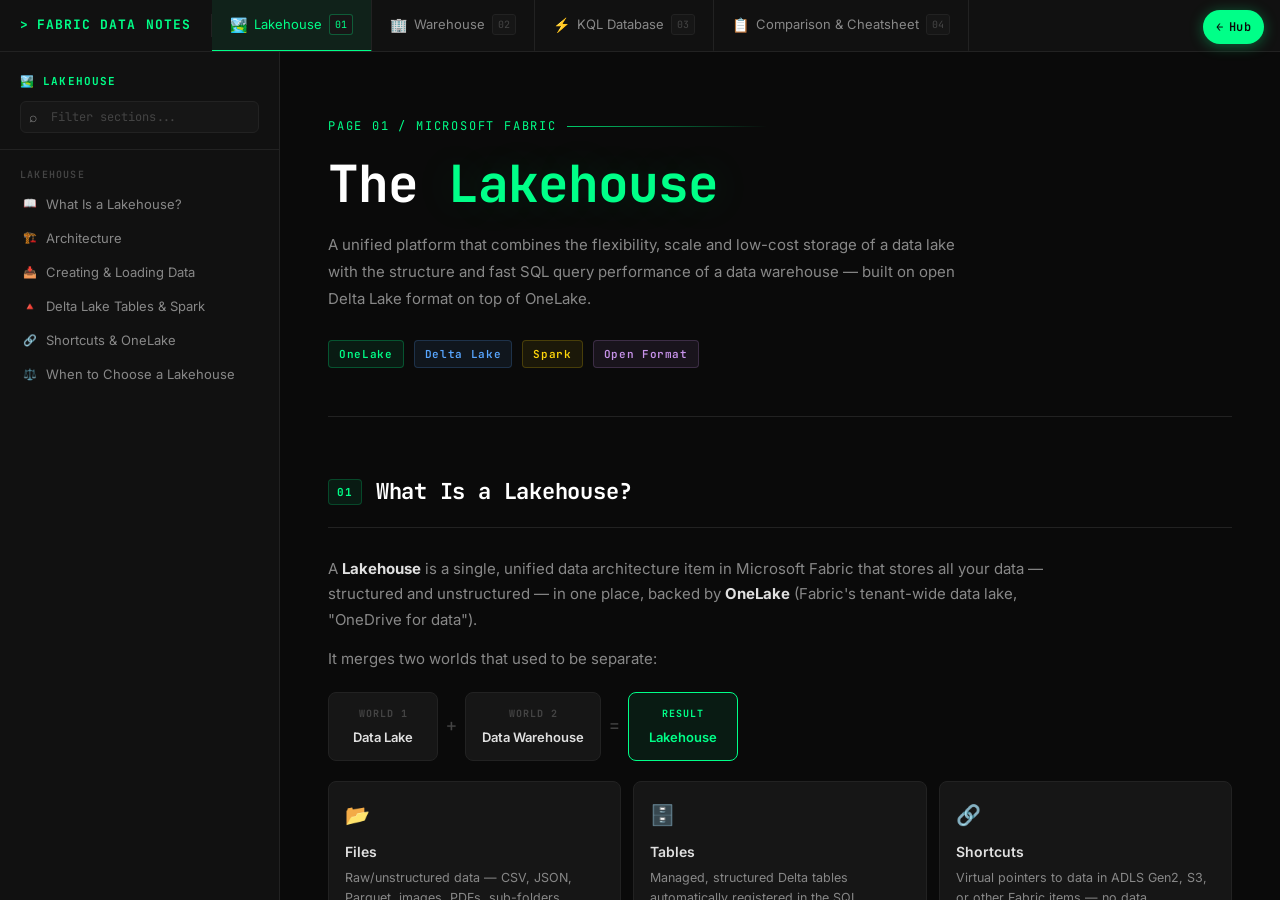
<file: notes/lakehouse-warehouse-kql-notes.html>
<!DOCTYPE html>
<html lang="en">
<head>
<meta charset="UTF-8">
<meta name="viewport" content="width=device-width, initial-scale=1.0">
<title>Lakehouse, Warehouse & KQL Database — Complete Notes</title>
<style>
  @import url('https://fonts.googleapis.com/css2?family=JetBrains+Mono:wght@300;400;500;600;700&family=Inter:wght@300;400;500;600;700&display=swap');

  :root {
    --bg: #0a0a0a;
    --bg2: #111111;
    --bg3: #161616;
    --border: #222222;
    --green: #00ff88;
    --green-dim: #00cc6a;
    --green-glow: rgba(0,255,136,0.15);
    --green-subtle: rgba(0,255,136,0.07);
    --yellow: #ffd60a;
    --blue: #58a6ff;
    --red: #ff6b6b;
    --purple: #c792ea;
    --orange: #ffab40;
    --text: #e0e0e0;
    --text-dim: #888;
    --text-faint: #444;
    --mono: 'JetBrains Mono', monospace;
    --sans: 'Inter', sans-serif;
    --sidebar-w: 280px;
    --topnav-h: 52px;
  }

  * { margin: 0; padding: 0; box-sizing: border-box; }
  html { scroll-behavior: smooth; }
  body { background: var(--bg); color: var(--text); font-family: var(--sans); font-size: 15px; line-height: 1.7; display: flex; flex-direction: column; height: 100vh; overflow: hidden; }

  /* ── TOP NAV (PAGES) ── */
  #topnav {
    position: fixed; top: 0; left: 0; right: 0; height: var(--topnav-h);
    background: var(--bg2); border-bottom: 1px solid var(--border);
    display: flex; align-items: center; z-index: 200; overflow-x: auto;
    scrollbar-width: none;
  }
  #topnav::-webkit-scrollbar { display: none; }

  .nav-logo {
    font-family: var(--mono); font-size: 13px; font-weight: 700;
    color: var(--green); letter-spacing: .08em; text-transform: uppercase;
    padding: 0 20px; white-space: nowrap; display: flex; align-items: center; gap: 8px;
    border-right: 1px solid var(--border); flex-shrink: 0;
  }
  .nav-logo::before { content: '>'; animation: blink 1.1s step-end infinite; }
  @keyframes blink { 0%,100%{opacity:1} 50%{opacity:0} }

  .page-tabs { display: flex; align-items: stretch; height: var(--topnav-h); }

  .page-tab {
    display: flex; align-items: center; gap: 7px;
    padding: 0 18px; font-family: var(--sans); font-size: 13px;
    color: var(--text-dim); cursor: pointer; white-space: nowrap;
    border-bottom: 2px solid transparent; border-right: 1px solid var(--border);
    transition: all .18s; user-select: none; flex-shrink: 0;
  }
  .page-tab:hover { color: var(--text); background: var(--green-subtle); }
  .page-tab.active { color: var(--green); border-bottom-color: var(--green); background: var(--green-subtle); }
  .page-tab .tab-icon { font-size: 14px; }
  .page-tab .tab-num {
    font-family: var(--mono); font-size: 10px; color: var(--text-faint);
    background: var(--bg3); border: 1px solid var(--border);
    padding: 1px 5px; border-radius: 3px;
  }
  .page-tab.active .tab-num { color: var(--green); border-color: rgba(0,255,136,.3); }

  /* ── LAYOUT ── */
  #layout {
    display: flex; margin-top: var(--topnav-h); height: calc(100vh - var(--topnav-h)); overflow: hidden;
  }

  /* ── SIDEBAR ── */
  #sidebar {
    width: var(--sidebar-w); background: var(--bg2);
    border-right: 1px solid var(--border); overflow-y: auto;
    flex-shrink: 0; transition: transform .3s;
  }
  #sidebar::-webkit-scrollbar { width: 4px; }
  #sidebar::-webkit-scrollbar-track { background: var(--bg2); }
  #sidebar::-webkit-scrollbar-thumb { background: var(--border); border-radius: 2px; }

  .sidebar-header {
    padding: 20px 20px 16px; border-bottom: 1px solid var(--border);
    position: sticky; top: 0; background: var(--bg2); z-index: 1;
  }
  .sidebar-page-title {
    font-family: var(--mono); font-size: 11px; font-weight: 700;
    color: var(--green); letter-spacing: .1em; text-transform: uppercase;
    margin-bottom: 10px;
  }
  .sidebar-search { position: relative; }
  .sidebar-search input {
    width: 100%; background: var(--bg3); border: 1px solid var(--border);
    border-radius: 6px; color: var(--text); font-family: var(--mono);
    font-size: 12px; padding: 7px 10px 7px 30px; outline: none; transition: border-color .2s;
  }
  .sidebar-search input:focus { border-color: var(--green); }
  .sidebar-search input::placeholder { color: var(--text-faint); }
  .sidebar-search::before {
    content: '⌕'; position: absolute; left: 9px; top: 50%;
    transform: translateY(-50%); color: var(--text-dim); font-size: 14px; pointer-events: none;
  }

  .toc-section { padding: 8px 0; }
  .toc-section-label {
    font-family: var(--mono); font-size: 10px; font-weight: 600;
    letter-spacing: .12em; text-transform: uppercase; color: var(--text-faint);
    padding: 8px 20px 4px;
  }
  .toc-link {
    display: flex; align-items: center; gap: 8px; padding: 6px 20px;
    color: var(--text-dim); text-decoration: none; font-size: 13px;
    font-family: var(--sans); border-left: 2px solid transparent;
    transition: all .15s; cursor: pointer;
  }
  .toc-link:hover, .toc-link.active {
    color: var(--green); border-left-color: var(--green); background: var(--green-subtle);
  }
  .toc-link .toc-icon { font-size: 11px; width: 16px; text-align: center; flex-shrink: 0; }

  /* ── MAIN CONTENT ── */
  #main {
    flex: 1; overflow-y: auto; padding: 0 48px 80px; min-width: 0;
  }
  #main::-webkit-scrollbar { width: 6px; }
  #main::-webkit-scrollbar-track { background: var(--bg); }
  #main::-webkit-scrollbar-thumb { background: var(--border); border-radius: 3px; }

  /* ── PAGES ── */
  .page { display: none; }
  .page.active { display: block; }

  /* ── HERO ── */
  .hero { padding: 64px 0 48px; border-bottom: 1px solid var(--border); margin-bottom: 56px; }
  .hero-eyebrow {
    font-family: var(--mono); font-size: 12px; color: var(--green);
    letter-spacing: .15em; text-transform: uppercase; margin-bottom: 20px;
    display: flex; align-items: center; gap: 10px;
  }
  .hero-eyebrow::after {
    content: ''; flex: 1; height: 1px;
    background: linear-gradient(to right, var(--green-dim), transparent); max-width: 200px;
  }
  .hero h1 {
    font-family: var(--mono); font-size: clamp(32px, 4vw, 58px);
    font-weight: 700; line-height: 1.1; letter-spacing: -.02em; color: #fff; margin-bottom: 18px;
  }
  .hero h1 span { color: var(--green); text-shadow: 0 0 40px var(--green-glow); }
  .hero-desc { font-size: 15px; color: var(--text-dim); max-width: 640px; line-height: 1.8; margin-bottom: 28px; }
  .hero-badges { display: flex; gap: 10px; flex-wrap: wrap; }
  .badge { font-family: var(--mono); font-size: 11px; font-weight: 600; padding: 4px 10px; border-radius: 4px; letter-spacing: .06em; }
  .badge-green { background: var(--green-subtle); color: var(--green); border: 1px solid rgba(0,255,136,.25); }
  .badge-blue { background: rgba(88,166,255,.08); color: var(--blue); border: 1px solid rgba(88,166,255,.2); }
  .badge-yellow { background: rgba(255,214,10,.07); color: var(--yellow); border: 1px solid rgba(255,214,10,.2); }
  .badge-purple { background: rgba(199,146,234,.08); color: var(--purple); border: 1px solid rgba(199,146,234,.2); }

  /* ── SECTIONS ── */
  .section { margin-bottom: 64px; scroll-margin-top: 20px; }
  .section-header {
    display: flex; align-items: center; gap: 14px;
    margin-bottom: 28px; padding-bottom: 16px; border-bottom: 1px solid var(--border);
  }
  .section-num {
    font-family: var(--mono); font-size: 11px; color: var(--green);
    background: var(--green-subtle); border: 1px solid rgba(0,255,136,.2);
    padding: 3px 8px; border-radius: 4px; font-weight: 700; letter-spacing: .08em; flex-shrink: 0;
  }
  .section h2 { font-family: var(--mono); font-size: 22px; font-weight: 700; color: #fff; letter-spacing: -.01em; }
  .section h3 {
    font-family: var(--sans); font-size: 16px; font-weight: 600; color: var(--text);
    margin: 28px 0 12px; display: flex; align-items: center; gap: 8px;
  }
  .section h3::before { content: '//'; font-family: var(--mono); color: var(--green-dim); font-size: 13px; font-weight: 400; }
  .section p { color: var(--text-dim); margin-bottom: 14px; max-width: 760px; }

  /* ── CODE BLOCK ── */
  .code-block { background: var(--bg3); border: 1px solid var(--border); border-radius: 8px; overflow: hidden; margin: 16px 0; }
  .code-header {
    display: flex; align-items: center; justify-content: space-between;
    padding: 10px 16px; background: var(--bg2); border-bottom: 1px solid var(--border);
    font-family: var(--mono); font-size: 11px; color: var(--text-faint);
  }
  .code-header .dots { display: flex; gap: 6px; }
  .code-header .dot { width: 10px; height: 10px; border-radius: 50%; }
  .dot-r { background: #ff5f57; } .dot-y { background: #febc2e; } .dot-g { background: #28c840; }
  .copy-btn {
    background: none; border: 1px solid var(--border); color: var(--text-faint);
    font-family: var(--mono); font-size: 10px; padding: 3px 8px;
    border-radius: 4px; cursor: pointer; transition: all .15s; letter-spacing: .06em;
  }
  .copy-btn:hover { border-color: var(--green); color: var(--green); }
  .copy-btn.copied { border-color: var(--green); color: var(--green); }
  .code-block pre {
    padding: 20px; overflow-x: auto; font-family: var(--mono);
    font-size: 13.5px; line-height: 1.8; color: var(--text);
  }
  .code-block pre::-webkit-scrollbar { height: 4px; }
  .code-block pre::-webkit-scrollbar-thumb { background: var(--border); border-radius: 2px; }

  .kw { color: var(--purple); }
  .fn { color: var(--blue); }
  .str { color: var(--yellow); }
  .cmt { color: var(--text-faint); font-style: italic; }
  .num { color: var(--orange); }
  .cls { color: var(--green); }
  .op  { color: var(--red); }
  .out { color: var(--purple); }
  .dec { color: var(--orange); }

  /* ── INFO BOXES ── */
  .info-box {
    border-radius: 8px; padding: 16px 18px; margin: 16px 0;
    display: flex; gap: 12px; align-items: flex-start; font-size: 14px; max-width: 760px;
  }
  .info-box .icon { font-size: 16px; flex-shrink: 0; margin-top: 2px; }
  .info-box-content { color: var(--text-dim); line-height: 1.7; }
  .info-box-content strong { color: var(--text); font-weight: 600; }
  .tip { background: rgba(0,255,136,.06); border: 1px solid rgba(0,255,136,.2); }
  .warning { background: rgba(255,214,10,.06); border: 1px solid rgba(255,214,10,.2); }
  .note { background: rgba(88,166,255,.06); border: 1px solid rgba(88,166,255,.2); }
  .danger { background: rgba(255,107,107,.06); border: 1px solid rgba(255,107,107,.2); }

  /* ── TABLE ── */
  .table-wrap { overflow-x: auto; margin: 16px 0; }
  table { width: 100%; border-collapse: collapse; font-size: 13.5px; font-family: var(--mono); }
  th { background: var(--bg3); color: var(--green); font-weight: 600; font-size: 11px; letter-spacing: .08em; text-transform: uppercase; padding: 10px 14px; text-align: left; border-bottom: 1px solid var(--border); }
  td { padding: 9px 14px; border-bottom: 1px solid var(--border); color: var(--text-dim); vertical-align: top; }
  td:first-child { color: var(--green-dim); font-weight: 500; }
  tr:hover td { background: var(--green-subtle); }

  /* ── CARDS ── */
  .card-grid { display: grid; grid-template-columns: repeat(auto-fill, minmax(220px, 1fr)); gap: 12px; margin: 16px 0; }
  .card { background: var(--bg3); border: 1px solid var(--border); border-radius: 8px; padding: 16px; transition: border-color .2s; }
  .card:hover { border-color: var(--green); }
  .card .card-icon { font-size: 20px; margin-bottom: 8px; }
  .card .card-title { font-weight: 600; font-size: 14px; color: var(--text); margin-bottom: 4px; }
  .card .card-desc { font-size: 12.5px; color: var(--text-dim); line-height: 1.6; }

  /* ── STYLED LIST ── */
  .styled-list { list-style: none; padding: 0; margin: 12px 0; max-width: 760px; }
  .styled-list li { padding: 7px 0 7px 22px; color: var(--text-dim); font-size: 14px; border-bottom: 1px solid var(--border); position: relative; }
  .styled-list li:last-child { border-bottom: none; }
  .styled-list li::before { content: '▸'; position: absolute; left: 0; color: var(--green); font-size: 11px; top: 9px; }
  .styled-list li strong { color: var(--text); }

  /* ── FLOW ── */
  .flow { display: flex; align-items: center; gap: 0; margin: 20px 0; flex-wrap: wrap; max-width: 760px; }
  .flow-step { background: var(--bg3); border: 1px solid var(--border); border-radius: 8px; padding: 12px 16px; text-align: center; min-width: 110px; }
  .flow-step .step-label { font-family: var(--mono); font-size: 10px; font-weight: 700; letter-spacing: .1em; text-transform: uppercase; margin-bottom: 4px; color: var(--text-faint); }
  .flow-step .step-name { font-size: 13px; font-weight: 600; color: var(--text); }
  .flow-step.active { border-color: var(--green); background: var(--green-subtle); }
  .flow-step.active .step-label { color: var(--green); }
  .flow-step.active .step-name { color: var(--green); }
  .flow-arrow { font-family: var(--mono); color: var(--text-faint); font-size: 18px; padding: 0 8px; flex-shrink: 0; }

  code { font-family: var(--mono); font-size: 12.5px; background: var(--bg3); border: 1px solid var(--border); color: var(--green-dim); padding: 1px 6px; border-radius: 4px; }
  .divider { border: none; border-top: 1px solid var(--border); margin: 40px 0; }

  /* ── BACK TOP ── */
  #back-top { position: fixed; bottom: 28px; right: 28px; background: var(--bg2); border: 1px solid var(--border); color: var(--green); font-family: var(--mono); font-size: 12px; padding: 8px 14px; border-radius: 6px; cursor: pointer; opacity: 0; transition: opacity .3s, border-color .2s; z-index: 50; }
  #back-top.visible { opacity: 1; }
  #back-top:hover { border-color: var(--green); background: var(--green-subtle); }

  /* ── HAMBURGER ── */
  #menu-toggle { display: none; position: fixed; top: 10px; right: 12px; z-index: 300; background: var(--bg2); border: 1px solid var(--border); color: var(--green); font-size: 18px; width: 34px; height: 34px; border-radius: 6px; cursor: pointer; align-items: center; justify-content: center; }
  #overlay { display: none; position: fixed; inset: 0; background: rgba(0,0,0,.6); z-index: 90; margin-top: var(--topnav-h); }

  @media (max-width: 900px) {
    #sidebar { position: fixed; top: var(--topnav-h); bottom: 0; left: 0; z-index: 100; transform: translateX(-100%); }
    #sidebar.open { transform: translateX(0); }
    #menu-toggle { display: flex; }
    #overlay.show { display: block; }
    #main { padding: 24px 20px 60px; }
    .page-tab span.tab-label { display: none; }
  }
</style>
</head>
<body>

<!-- TOP PAGE NAV -->
<nav id="topnav">
  <div class="nav-logo">Fabric Data Notes</div>
  <div class="page-tabs">
    <div class="page-tab active" onclick="switchPage('p1',this)">
      <span class="tab-icon">🏞️</span><span class="tab-label">Lakehouse</span><span class="tab-num">01</span>
    </div>
    <div class="page-tab" onclick="switchPage('p2',this)">
      <span class="tab-icon">🏢</span><span class="tab-label">Warehouse</span><span class="tab-num">02</span>
    </div>
    <div class="page-tab" onclick="switchPage('p3',this)">
      <span class="tab-icon">⚡</span><span class="tab-label">KQL Database</span><span class="tab-num">03</span>
    </div>
    <div class="page-tab" onclick="switchPage('p4',this)">
      <span class="tab-icon">📋</span><span class="tab-label">Comparison & Cheatsheet</span><span class="tab-num">04</span>
    </div>
  </div>
</nav>

<button id="menu-toggle" onclick="toggleSidebar()">☰</button>
<div id="overlay" onclick="closeSidebar()"></div>

<div id="layout">

  <!-- SIDEBAR -->
  <aside id="sidebar">
    <div class="sidebar-header">
      <div class="sidebar-page-title" id="sidebar-title">🏞️ Lakehouse</div>
      <div class="sidebar-search">
        <input id="toc-search" type="text" placeholder="Filter sections..." oninput="filterTOC(this.value)">
      </div>
    </div>
    <div id="toc-content"></div>
  </aside>

  <!-- MAIN -->
  <main id="main">

  <!-- ══════════════════ PAGE 1 — LAKEHOUSE ══════════════════ -->
  <div class="page active" id="p1">
    <div class="hero">
      <div class="hero-eyebrow">Page 01 / Microsoft Fabric</div>
      <h1>The <span>Lakehouse</span></h1>
      <p class="hero-desc">A unified platform that combines the flexibility, scale and low-cost storage of a data lake with the structure and fast SQL query performance of a data warehouse — built on open Delta Lake format on top of OneLake.</p>
      <div class="hero-badges">
        <span class="badge badge-green">OneLake</span>
        <span class="badge badge-blue">Delta Lake</span>
        <span class="badge badge-yellow">Spark</span>
        <span class="badge badge-purple">Open Format</span>
      </div>
    </div>

    <div class="section" id="s1-intro">
      <div class="section-header"><span class="section-num">01</span><h2>What Is a Lakehouse?</h2></div>
      <p>A <strong style="color:var(--text)">Lakehouse</strong> is a single, unified data architecture item in Microsoft Fabric that stores all your data — structured and unstructured — in one place, backed by <strong style="color:var(--text)">OneLake</strong> (Fabric's tenant-wide data lake, "OneDrive for data").</p>
      <p>It merges two worlds that used to be separate:</p>
      <div class="flow">
        <div class="flow-step"><div class="step-label">World 1</div><div class="step-name">Data Lake</div></div>
        <div class="flow-arrow">+</div>
        <div class="flow-step"><div class="step-label">World 2</div><div class="step-name">Data Warehouse</div></div>
        <div class="flow-arrow">=</div>
        <div class="flow-step active"><div class="step-label">Result</div><div class="step-name">Lakehouse</div></div>
      </div>
      <div class="card-grid">
        <div class="card"><div class="card-icon">📂</div><div class="card-title">Files</div><div class="card-desc">Raw/unstructured data — CSV, JSON, Parquet, images, PDFs, sub-folders. Explored like a file system.</div></div>
        <div class="card"><div class="card-icon">🗄️</div><div class="card-title">Tables</div><div class="card-desc">Managed, structured Delta tables automatically registered in the SQL analytics endpoint & Spark catalog.</div></div>
        <div class="card"><div class="card-icon">🔗</div><div class="card-title">Shortcuts</div><div class="card-desc">Virtual pointers to data in ADLS Gen2, S3, or other Fabric items — no data duplication or movement.</div></div>
        <div class="card"><div class="card-icon">🧮</div><div class="card-title">SQL Endpoint</div><div class="card-desc">Auto-generated, read-only T-SQL query surface over every Delta table in the Lakehouse.</div></div>
      </div>
      <div class="info-box tip">
        <span class="icon">💡</span>
        <div class="info-box-content"><strong>Key idea:</strong> One copy of data, many engines. Spark, T-SQL, Power BI (via Direct Lake mode), and KQL can all query the same Delta tables without copying data around.</div>
      </div>
    </div>

    <div class="section" id="s1-architecture">
      <div class="section-header"><span class="section-num">02</span><h2>Architecture</h2></div>
      <p>Every Fabric Lakehouse item is physically stored inside a <strong style="color:var(--text)">workspace</strong> on <strong style="color:var(--text)">OneLake</strong>, using the open-source <strong style="color:var(--text)">Delta Parquet</strong> format under the hood.</p>
      <h3>OneLake — the foundation</h3>
      <p>OneLake is a single, logical data lake for the whole organization. Every Fabric workspace gets a folder in OneLake automatically — no separate storage account to provision, no keys to manage.</p>
      <table>
        <tr><th>Layer</th><th>Purpose</th></tr>
        <tr><td>Bronze / Files</td><td>Landing zone for raw ingested data, unprocessed, any format.</td></tr>
        <tr><td>Silver / Tables (cleansed)</td><td>Cleaned, validated, deduplicated Delta tables.</td></tr>
        <tr><td>Gold / Tables (curated)</td><td>Business-ready, aggregated, modeled Delta tables consumed by BI & ML.</td></tr>
      </table>
      <div class="info-box note">
        <span class="icon">📘</span>
        <div class="info-box-content">This Bronze → Silver → Gold pattern is the <strong>medallion architecture</strong>, the standard way to organize a Lakehouse.</div>
      </div>
      <h3>Two ways to see the same data</h3>
      <table>
        <tr><th>Endpoint</th><th>Engine</th><th>Use case</th></tr>
        <tr><td>Lakehouse (Spark)</td><td>Apache Spark / Notebooks</td><td>ETL, transformations, ML, PySpark/Scala/SQL code</td></tr>
        <tr><td>SQL Analytics Endpoint</td><td>T-SQL (read-only)</td><td>Reporting, ad-hoc queries, Power BI, joins across tables</td></tr>
      </table>
    </div>

    <div class="section" id="s1-create">
      <div class="section-header"><span class="section-num">03</span><h2>Creating & Loading Data</h2></div>
      <p>A Lakehouse is created inside a workspace: <code>+ New item → Lakehouse</code>. It automatically provisions the Files section, Tables section, a SQL analytics endpoint, and a default semantic model.</p>
      <div class="code-block">
        <div class="code-header"><div class="dots"><div class="dot dot-r"></div><div class="dot dot-y"></div><div class="dot dot-g"></div></div><span>pyspark — write a Delta table</span><button class="copy-btn" onclick="copyCode(this)">COPY</button></div>
        <pre><span class="cmt"># Read raw files landed in the Files section</span>
df = spark.<span class="fn">read</span>.<span class="fn">format</span>(<span class="str">"csv"</span>).<span class="fn">option</span>(<span class="str">"header"</span>, <span class="kw">True</span>).<span class="fn">load</span>(<span class="str">"Files/raw/sales/2026/"</span>)

<span class="cmt"># Basic cleansing</span>
df_clean = df.<span class="fn">dropDuplicates</span>().<span class="fn">na</span>.<span class="fn">drop</span>()

<span class="cmt"># Write as a managed Delta table — appears under Tables/</span>
df_clean.<span class="fn">write</span>.<span class="fn">format</span>(<span class="str">"delta"</span>) \
    .<span class="fn">mode</span>(<span class="str">"overwrite"</span>) \
    .<span class="fn">saveAsTable</span>(<span class="str">"sales_silver"</span>)</pre>
      </div>
      <h3>Ways to load data</h3>
      <ul class="styled-list">
        <li><strong>Upload</strong> — drag & drop files directly into the Files section.</li>
        <li><strong>Notebooks</strong> — PySpark, Scala, Spark SQL, or R code to ingest & transform.</li>
        <li><strong>Dataflows Gen2</strong> — low-code Power Query style ingestion.</li>
        <li><strong>Data Factory pipelines</strong> — orchestrated, scheduled copy activities from 100+ connectors.</li>
        <li><strong>Shortcuts</strong> — zero-copy links to existing external/internal data.</li>
      </ul>
    </div>

    <div class="section" id="s1-delta">
      <div class="section-header"><span class="section-num">04</span><h2>Delta Lake Tables & Spark</h2></div>
      <p><strong style="color:var(--text)">Delta Lake</strong> is an open-source storage layer that adds ACID transactions, schema enforcement, versioning ("time travel"), and upserts (MERGE) on top of plain Parquet files.</p>
      <div class="code-block">
        <div class="code-header"><div class="dots"><div class="dot dot-r"></div><div class="dot dot-y"></div><div class="dot dot-g"></div></div><span>spark sql — table operations</span><button class="copy-btn" onclick="copyCode(this)">COPY</button></div>
        <pre><span class="cmt">-- Create a managed Delta table</span>
<span class="kw">CREATE TABLE</span> customers (
  id <span class="cls">INT</span>, name <span class="cls">STRING</span>, signup_date <span class="cls">DATE</span>
) <span class="kw">USING</span> DELTA;

<span class="cmt">-- Upsert (MERGE) — the classic Delta pattern</span>
<span class="kw">MERGE INTO</span> customers <span class="kw">AS</span> target
<span class="kw">USING</span> updates <span class="kw">AS</span> source
<span class="kw">ON</span> target.id = source.id
<span class="kw">WHEN MATCHED THEN UPDATE SET</span> *
<span class="kw">WHEN NOT MATCHED THEN INSERT</span> *;

<span class="cmt">-- Time travel — query a previous version</span>
<span class="kw">SELECT</span> * <span class="kw">FROM</span> customers <span class="kw">VERSION AS OF</span> <span class="num">3</span>;
<span class="kw">SELECT</span> * <span class="kw">FROM</span> customers <span class="kw">TIMESTAMP AS OF</span> <span class="str">'2026-07-01'</span>;

<span class="cmt">-- Maintenance</span>
<span class="kw">OPTIMIZE</span> customers <span class="kw">ZORDER BY</span> (id);
<span class="kw">VACUUM</span> customers <span class="kw">RETAIN</span> <span class="num">168</span> <span class="kw">HOURS</span>;</pre>
      </div>
      <div class="info-box warning">
        <span class="icon">⚠️</span>
        <div class="info-box-content"><strong>VACUUM</strong> permanently deletes old file versions past the retention window — you lose time-travel ability for that data.</div>
      </div>
    </div>

    <div class="section" id="s1-shortcuts">
      <div class="section-header"><span class="section-num">05</span><h2>Shortcuts & OneLake Integration</h2></div>
      <p>A <strong style="color:var(--text)">shortcut</strong> is a symbolic link inside a Lakehouse that points to data stored elsewhere — another Lakehouse, a Warehouse, ADLS Gen2, Amazon S3, or Dataverse — without copying or moving the underlying files.</p>
      <ul class="styled-list">
        <li><strong>Internal shortcuts</strong> — point to another Lakehouse/Warehouse in the same or a different Fabric workspace.</li>
        <li><strong>External shortcuts</strong> — point to ADLS Gen2, S3, or Dataverse outside Fabric.</li>
        <li><strong>OneLake catalog</strong> — data is discoverable tenant-wide once shared, following governed access via workspace roles.</li>
      </ul>
      <div class="info-box tip">
        <span class="icon">💡</span>
        <div class="info-box-content">Shortcuts are the reason Fabric is called a "one-copy" architecture — the same physical Parquet files can be queried from a Lakehouse, a Warehouse, and a KQL Database at once.</div>
      </div>
    </div>

    <div class="section" id="s1-vs">
      <div class="section-header"><span class="section-num">06</span><h2>When to Choose a Lakehouse</h2></div>
      <table>
        <tr><th>Good fit</th><th>Less ideal</th></tr>
        <tr><td>Data engineering, ML, Spark-based ETL</td><td>Teams that only know T-SQL and need full DML/DDL write access via SQL</td></tr>
        <tr><td>Mixed structured + unstructured data</td><td>Strict multi-table transactions across many tables</td></tr>
        <tr><td>Large-scale batch & streaming ingestion</td><td>Sub-second row-level OLTP-style updates</td></tr>
        <tr><td>Open format, engine-agnostic storage</td><td>Legacy warehouse tooling that expects a classic relational engine</td></tr>
      </table>
    </div>
  </div><!-- /page 1 -->

  <!-- ══════════════════ PAGE 2 — WAREHOUSE ══════════════════ -->
  <div class="page" id="p2">
    <div class="hero">
      <div class="hero-eyebrow">Page 02 / Microsoft Fabric</div>
      <h1>The <span>Warehouse</span></h1>
      <p class="hero-desc">A fully transactional, enterprise-grade data warehouse experience with full T-SQL support (DDL, DML, multi-table transactions) — while still storing data as open Delta tables on OneLake.</p>
      <div class="hero-badges">
        <span class="badge badge-green">T-SQL</span>
        <span class="badge badge-blue">MPP Engine</span>
        <span class="badge badge-yellow">ACID Transactions</span>
        <span class="badge badge-purple">Delta Under the Hood</span>
      </div>
    </div>

    <div class="section" id="s2-intro">
      <div class="section-header"><span class="section-num">01</span><h2>What Is a Data Warehouse?</h2></div>
      <p>A Fabric <strong style="color:var(--text)">Warehouse</strong> is a relational data warehouse item designed for SQL-first developers. Unlike the Lakehouse SQL endpoint (read-only), a Warehouse supports full <strong style="color:var(--text)">CREATE, INSERT, UPDATE, DELETE, MERGE</strong> via T-SQL, with multi-statement transactions.</p>
      <div class="card-grid">
        <div class="card"><div class="card-icon">🏗️</div><div class="card-title">Full T-SQL Surface</div><div class="card-desc">DDL, DML, views, stored procedures, functions — like SQL Server / Synapse.</div></div>
        <div class="card"><div class="card-icon">🔄</div><div class="card-title">ACID Transactions</div><div class="card-desc">Multi-table, multi-statement transactions with commit/rollback.</div></div>
        <div class="card"><div class="card-icon">📐</div><div class="card-title">MPP Compute</div><div class="card-desc">Massively parallel query engine, auto-scaled, no infrastructure to manage.</div></div>
        <div class="card"><div class="card-icon">🌐</div><div class="card-title">Cross-item Queries</div><div class="card-desc">Query across Warehouse + Lakehouse tables in one T-SQL statement.</div></div>
      </div>
      <div class="info-box note">
        <span class="icon">📘</span>
        <div class="info-box-content">Even though you interact with it entirely via T-SQL, a Warehouse still stores its tables as <strong>Delta Parquet</strong> files on OneLake — so Spark and Power BI Direct Lake can read them too.</div>
      </div>
    </div>

    <div class="section" id="s2-architecture">
      <div class="section-header"><span class="section-num">02</span><h2>Fabric Warehouse Architecture</h2></div>
      <p>Compute and storage are separated: storage lives on OneLake (Delta format), and a serverless MPP compute layer scales up or down automatically based on query load, billed through Fabric capacity units.</p>
      <div class="flow">
        <div class="flow-step"><div class="step-label">Client</div><div class="step-name">T-SQL / SSMS / Power BI</div></div>
        <div class="flow-arrow">→</div>
        <div class="flow-step active"><div class="step-label">Engine</div><div class="step-name">Polaris MPP</div></div>
        <div class="flow-arrow">→</div>
        <div class="flow-step"><div class="step-label">Storage</div><div class="step-name">OneLake (Delta)</div></div>
      </div>
      <h3>Warehouse vs SQL analytics endpoint</h3>
      <table>
        <tr><th>Item</th><th>Write access</th><th>Created from</th></tr>
        <tr><td>Warehouse</td><td>Full DDL/DML via T-SQL</td><td>Created directly as a Warehouse item</td></tr>
        <tr><td>SQL analytics endpoint</td><td>Read-only (auto-generated)</td><td>Auto-created for every Lakehouse</td></tr>
      </table>
    </div>

    <div class="section" id="s2-tsql">
      <div class="section-header"><span class="section-num">03</span><h2>T-SQL & Table Creation</h2></div>
      <div class="code-block">
        <div class="code-header"><div class="dots"><div class="dot dot-r"></div><div class="dot dot-y"></div><div class="dot dot-g"></div></div><span>t-sql — DDL & DML</span><button class="copy-btn" onclick="copyCode(this)">COPY</button></div>
        <pre><span class="cmt">-- Create schema & table</span>
<span class="kw">CREATE SCHEMA</span> sales;
<span class="kw">CREATE TABLE</span> sales.orders (
  order_id  <span class="cls">INT</span> <span class="kw">NOT NULL</span>,
  cust_id   <span class="cls">INT</span>,
  order_dt  <span class="cls">DATE</span>,
  amount    <span class="cls">DECIMAL</span>(<span class="num">10</span>,<span class="num">2</span>)
);

<span class="cmt">-- Transaction with multiple statements</span>
<span class="kw">BEGIN TRANSACTION</span>;
  <span class="kw">INSERT INTO</span> sales.orders <span class="kw">VALUES</span> (<span class="num">1</span>, <span class="num">101</span>, <span class="str">'2026-07-01'</span>, <span class="num">250.00</span>);
  <span class="kw">UPDATE</span> sales.orders <span class="kw">SET</span> amount = amount * <span class="num">1.1</span> <span class="kw">WHERE</span> order_id = <span class="num">1</span>;
<span class="kw">COMMIT</span>;

<span class="cmt">-- Cross-database / cross-item query</span>
<span class="kw">SELECT</span> o.order_id, l.product_name
<span class="kw">FROM</span> sales.orders <span class="kw">AS</span> o
<span class="kw">JOIN</span> MyLakehouse.dbo.products <span class="kw">AS</span> l
  <span class="kw">ON</span> o.cust_id = l.cust_id;</pre>
      </div>
    </div>

    <div class="section" id="s2-schema">
      <div class="section-header"><span class="section-num">04</span><h2>Schemas, Views & Stored Procedures</h2></div>
      <div class="code-block">
        <div class="code-header"><div class="dots"><div class="dot dot-r"></div><div class="dot dot-y"></div><div class="dot dot-g"></div></div><span>t-sql — views & procs</span><button class="copy-btn" onclick="copyCode(this)">COPY</button></div>
        <pre><span class="kw">CREATE VIEW</span> sales.vw_monthly_totals <span class="kw">AS</span>
<span class="kw">SELECT</span> <span class="fn">DATEPART</span>(month, order_dt) <span class="kw">AS</span> mth, <span class="fn">SUM</span>(amount) <span class="kw">AS</span> total
<span class="kw">FROM</span> sales.orders
<span class="kw">GROUP BY</span> <span class="fn">DATEPART</span>(month, order_dt);

<span class="kw">CREATE PROCEDURE</span> sales.usp_add_order
  @cust_id <span class="cls">INT</span>, @amount <span class="cls">DECIMAL</span>(<span class="num">10</span>,<span class="num">2</span>)
<span class="kw">AS</span>
<span class="kw">BEGIN</span>
  <span class="kw">INSERT INTO</span> sales.orders (cust_id, order_dt, amount)
  <span class="kw">VALUES</span> (@cust_id, <span class="fn">GETDATE</span>(), @amount);
<span class="kw">END</span>;</pre>
      </div>
    </div>

    <div class="section" id="s2-security">
      <div class="section-header"><span class="section-num">05</span><h2>Security</h2></div>
      <table>
        <tr><th>Feature</th><th>Purpose</th></tr>
        <tr><td>Row-Level Security (RLS)</td><td>Restrict which rows a user can see, via predicate functions & security policies.</td></tr>
        <tr><td>Column-Level Security (CLS)</td><td>Hide specific columns from unauthorized roles.</td></tr>
        <tr><td>Dynamic Data Masking</td><td>Mask sensitive column values (emails, SSNs) at query time for non-privileged users.</td></tr>
        <tr><td>Workspace roles</td><td>Admin / Member / Contributor / Viewer control at the workspace level.</td></tr>
      </table>
      <div class="code-block">
        <div class="code-header"><div class="dots"><div class="dot dot-r"></div><div class="dot dot-y"></div><div class="dot dot-g"></div></div><span>t-sql — row-level security</span><button class="copy-btn" onclick="copyCode(this)">COPY</button></div>
        <pre><span class="kw">CREATE FUNCTION</span> security.fn_region_predicate(@region <span class="cls">NVARCHAR</span>(<span class="num">50</span>))
<span class="kw">RETURNS TABLE</span>
<span class="kw">AS RETURN SELECT</span> <span class="num">1</span> <span class="kw">AS</span> allowed
<span class="kw">WHERE</span> @region = <span class="fn">USER_NAME</span>();

<span class="kw">CREATE SECURITY POLICY</span> RegionFilter
<span class="kw">ADD FILTER PREDICATE</span> security.fn_region_predicate(region)
<span class="kw">ON</span> sales.orders;</pre>
      </div>
    </div>

    <div class="section" id="s2-perf">
      <div class="section-header"><span class="section-num">06</span><h2>Performance & Statistics</h2></div>
      <ul class="styled-list">
        <li><strong>Statistics</strong> — auto-created/updated to help the optimizer pick good query plans; can also be created manually with <code>CREATE STATISTICS</code>.</li>
        <li><strong>Result set caching</strong> — repeated identical queries can be served from cache for faster response.</li>
        <li><strong>V-Order</strong> — a write-time Parquet optimization that improves read performance across Spark, SQL & Power BI.</li>
        <li><strong>Query insights</strong> — built-in DMVs and the Fabric monitoring hub track long-running / resource-heavy queries.</li>
      </ul>
      <div class="info-box tip">
        <span class="icon">💡</span>
        <div class="info-box-content">Because Warehouse tables are Delta under the hood, maintenance concepts like table optimization overlap heavily with the Lakehouse — the query surface is what differs, not the storage.</div>
      </div>
    </div>
  </div><!-- /page 2 -->

  <!-- ══════════════════ PAGE 3 — KQL DATABASE ══════════════════ -->
  <div class="page" id="p3">
    <div class="hero">
      <div class="hero-eyebrow">Page 03 / Microsoft Fabric — Real-Time Intelligence</div>
      <h1>The <span>KQL Database</span></h1>
      <p class="hero-desc">A high-performance database built on the Kusto engine, purpose-built for near-real-time ingestion and analysis of streaming, log, telemetry and time-series data using the Kusto Query Language (KQL).</p>
      <div class="hero-badges">
        <span class="badge badge-green">Kusto Engine</span>
        <span class="badge badge-blue">Streaming Ingest</span>
        <span class="badge badge-yellow">Time-Series</span>
        <span class="badge badge-purple">KQL</span>
      </div>
    </div>

    <div class="section" id="s3-intro">
      <div class="section-header"><span class="section-num">01</span><h2>What Is KQL / Kusto?</h2></div>
      <p><strong style="color:var(--text)">KQL (Kusto Query Language)</strong> is a read-only query language optimized for exploring large volumes of structured, semi-structured (JSON) and time-stamped data — the same engine that powers Azure Data Explorer, Log Analytics, and Application Insights.</p>
      <p>A <strong style="color:var(--text)">KQL Database</strong> in Fabric lives inside a <strong style="color:var(--text)">Eventhouse</strong> (a workspace container for one or more KQL Databases) and is part of the <strong style="color:var(--text)">Real-Time Intelligence</strong> experience.</p>
      <div class="card-grid">
        <div class="card"><div class="card-icon">⚡</div><div class="card-title">Eventhouse</div><div class="card-desc">Top-level item hosting one or more KQL Databases with shared capacity.</div></div>
        <div class="card"><div class="card-icon">🗃️</div><div class="card-title">KQL Database</div><div class="card-desc">Contains tables, materialized views, functions & update policies.</div></div>
        <div class="card"><div class="card-icon">📡</div><div class="card-title">Eventstream</div><div class="card-desc">No-code tool to route streaming data (Kafka, Event Hubs, IoT) into a KQL Database.</div></div>
        <div class="card"><div class="card-icon">📊</div><div class="card-title">Real-Time Dashboards</div><div class="card-desc">Auto-refreshing visuals built directly on top of KQL queries.</div></div>
      </div>
    </div>

    <div class="section" id="s3-rta">
      <div class="section-header"><span class="section-num">02</span><h2>Real-Time Intelligence in Fabric</h2></div>
      <p>KQL Databases are the storage/query engine behind Fabric's Real-Time Intelligence experience — designed for data that arrives continuously and needs to be queried within seconds of arrival.</p>
      <div class="flow">
        <div class="flow-step"><div class="step-label">Source</div><div class="step-name">Kafka / IoT / Logs</div></div>
        <div class="flow-arrow">→</div>
        <div class="flow-step"><div class="step-label">Ingest</div><div class="step-name">Eventstream</div></div>
        <div class="flow-arrow">→</div>
        <div class="flow-step active"><div class="step-label">Store</div><div class="step-name">KQL Database</div></div>
        <div class="flow-arrow">→</div>
        <div class="flow-step"><div class="step-label">Consume</div><div class="step-name">Dashboards / Power BI / Alerts</div></div>
      </div>
      <div class="info-box note">
        <span class="icon">📘</span>
        <div class="info-box-content">A KQL Database can also expose a <strong>OneLake shortcut</strong> so its data is queryable from a Lakehouse/Warehouse, and can shortcut-in Delta tables from a Lakehouse too.</div>
      </div>
    </div>

    <div class="section" id="s3-syntax">
      <div class="section-header"><span class="section-num">03</span><h2>KQL Query Syntax Basics</h2></div>
      <p>A KQL query starts with a table name and flows through a pipe (<code>|</code>) chain of operators, read top to bottom — similar in feel to a Unix pipeline.</p>
      <div class="code-block">
        <div class="code-header"><div class="dots"><div class="dot dot-r"></div><div class="dot dot-y"></div><div class="dot dot-g"></div></div><span>kql — basic query</span><button class="copy-btn" onclick="copyCode(this)">COPY</button></div>
        <pre>StormEvents
| <span class="kw">where</span> StartTime <span class="op">&gt;=</span> <span class="fn">datetime</span>(<span class="str">2026-01-01</span>)
| <span class="kw">where</span> State <span class="op">==</span> <span class="str">"TEXAS"</span>
| <span class="kw">project</span> StartTime, EventType, DamageProperty
| <span class="kw">sort by</span> DamageProperty <span class="kw">desc</span>
| <span class="kw">take</span> <span class="num">10</span></pre>
      </div>
      <table>
        <tr><th>Piece</th><th>Meaning</th></tr>
        <tr><td>Table name</td><td>Where the query starts — e.g. <code>StormEvents</code></td></tr>
        <tr><td><code>|</code> pipe</td><td>Passes the result of one operator into the next</td></tr>
        <tr><td>Operator</td><td><code>where</code>, <code>project</code>, <code>summarize</code>, etc.</td></tr>
        <tr><td>Case sensitivity</td><td>KQL is case-sensitive — table & column names must match exactly</td></tr>
      </table>
    </div>

    <div class="section" id="s3-operators">
      <div class="section-header"><span class="section-num">04</span><h2>Common Operators</h2></div>
      <div class="code-block">
        <div class="code-header"><div class="dots"><div class="dot dot-r"></div><div class="dot dot-y"></div><div class="dot dot-g"></div></div><span>kql — operator cheatsheet</span><button class="copy-btn" onclick="copyCode(this)">COPY</button></div>
        <pre><span class="cmt">// Filter rows</span>
T | <span class="kw">where</span> Level <span class="op">==</span> <span class="str">"Error"</span> <span class="kw">and</span> Timestamp <span class="op">&gt;</span> ago(<span class="num">1</span>h)

<span class="cmt">// Select / rename columns</span>
T | <span class="kw">project</span> Id, Msg <span class="op">=</span> Message, Timestamp

<span class="cmt">// Add computed column</span>
T | <span class="kw">extend</span> DurationMs <span class="op">=</span> EndTime <span class="op">-</span> StartTime

<span class="cmt">// Aggregate</span>
T | <span class="kw">summarize</span> Count <span class="op">=</span> count(), AvgVal <span class="op">=</span> avg(Value) <span class="kw">by</span> bin(Timestamp, <span class="num">1</span>h)

<span class="cmt">// Join two tables</span>
T1 | <span class="kw">join</span> <span class="kw">kind</span><span class="op">=</span>inner (T2) <span class="kw">on</span> Id

<span class="cmt">// Sort & limit</span>
T | <span class="kw">sort by</span> Timestamp <span class="kw">desc</span> | <span class="kw">take</span> <span class="num">50</span>

<span class="cmt">// Render a chart directly from a query</span>
T | <span class="kw">summarize</span> count() <span class="kw">by</span> bin(Timestamp, <span class="num">1</span>h) | <span class="kw">render</span> timechart</pre>
      </div>
      <table>
        <tr><th>Operator</th><th>Does</th></tr>
        <tr><td>where</td><td>Filters rows by a boolean condition</td></tr>
        <tr><td>project</td><td>Selects, renames, or computes specific columns</td></tr>
        <tr><td>extend</td><td>Adds new computed columns, keeping the rest</td></tr>
        <tr><td>summarize</td><td>Groups & aggregates rows (count, avg, sum, percentile...)</td></tr>
        <tr><td>join</td><td>Combines rows from two tables on a key</td></tr>
        <tr><td>bin()</td><td>Buckets a value (often a datetime) into fixed-size intervals</td></tr>
        <tr><td>render</td><td>Instructs the client to draw a chart (timechart, barchart, piechart...)</td></tr>
      </table>
    </div>

    <div class="section" id="s3-ingestion">
      <div class="section-header"><span class="section-num">05</span><h2>Data Ingestion & Update Policies</h2></div>
      <p>Data can land in a KQL Database via streaming (Eventstream, Kafka, Event Hubs), batch (pipelines, one-click ingestion of files), or push via SDKs/REST API.</p>
      <div class="code-block">
        <div class="code-header"><div class="dots"><div class="dot dot-r"></div><div class="dot dot-y"></div><div class="dot dot-g"></div></div><span>kql — table & update policy</span><button class="copy-btn" onclick="copyCode(this)">COPY</button></div>
        <pre><span class="cmt">// Create a raw landing table</span>
.<span class="fn">create table</span> RawEvents (Payload: <span class="cls">dynamic</span>, IngestedAt: <span class="cls">datetime</span>)

<span class="cmt">// Create the transformed target table</span>
.<span class="fn">create table</span> ParsedEvents (Id: <span class="cls">string</span>, Level: <span class="cls">string</span>, Timestamp: <span class="cls">datetime</span>)

<span class="cmt">// Function that reshapes raw data</span>
.<span class="fn">create function</span> TransformEvents() {
  RawEvents
  | <span class="kw">extend</span> Id <span class="op">=</span> <span class="fn">tostring</span>(Payload.id),
           Level <span class="op">=</span> <span class="fn">tostring</span>(Payload.level),
           Timestamp <span class="op">=</span> <span class="fn">todatetime</span>(Payload.ts)
  | <span class="kw">project</span> Id, Level, Timestamp
}

<span class="cmt">// Auto-run the function whenever RawEvents gets new data</span>
.<span class="fn">alter table</span> ParsedEvents <span class="kw">policy update</span>
```[{
  "IsEnabled": <span class="kw">true</span>,
  "Source": "RawEvents",
  "Query": "TransformEvents()",
  "IsTransactional": <span class="kw">true</span>
}]```</pre>
      </div>
      <div class="info-box tip">
        <span class="icon">💡</span>
        <div class="info-box-content"><strong>Update policies</strong> are Kusto's equivalent of a streaming ETL trigger — every time rows land in the source table, the function runs automatically and writes the result to the target table.</div>
      </div>
    </div>

    <div class="section" id="s3-usecases">
      <div class="section-header"><span class="section-num">06</span><h2>Use Cases & Best Practices</h2></div>
      <ul class="styled-list">
        <li><strong>Log & telemetry analytics</strong> — application logs, infrastructure metrics, diagnostics.</li>
        <li><strong>IoT & sensor data</strong> — high-volume time-stamped device readings.</li>
        <li><strong>Security / SIEM style analysis</strong> — anomaly and pattern detection over event streams.</li>
        <li><strong>Clickstream & user behavior analytics</strong> — near-real-time engagement dashboards.</li>
      </ul>
      <div class="info-box warning">
        <span class="icon">⚠️</span>
        <div class="info-box-content">KQL Databases are optimized for <strong>read-heavy, append-mostly, time-ordered</strong> data — they are not a substitute for an OLTP system needing frequent row-level updates/deletes.</div>
      </div>
    </div>
  </div><!-- /page 3 -->

  <!-- ══════════════════ PAGE 4 — COMPARISON & CHEATSHEET ══════════════════ -->
  <div class="page" id="p4">
    <div class="hero">
      <div class="hero-eyebrow">Page 04 / Reference</div>
      <h1>Comparison <span>&amp; Cheatsheet</span></h1>
      <p class="hero-desc">A quick side-by-side of the three Fabric data store items, plus fast-reference syntax for each query language.</p>
      <div class="hero-badges">
        <span class="badge badge-green">Quick Reference</span>
        <span class="badge badge-blue">Decision Guide</span>
      </div>
    </div>

    <div class="section" id="s4-compare">
      <div class="section-header"><span class="section-num">01</span><h2>Lakehouse vs Warehouse vs KQL Database</h2></div>
      <div class="table-wrap">
      <table>
        <tr><th>Aspect</th><th>Lakehouse</th><th>Warehouse</th><th>KQL Database</th></tr>
        <tr><td>Primary language</td><td>PySpark / Spark SQL</td><td>T-SQL</td><td>KQL (Kusto Query Language)</td></tr>
        <tr><td>Storage format</td><td>Delta Parquet (OneLake)</td><td>Delta Parquet (OneLake)</td><td>Kusto native + OneLake shortcuts</td></tr>
        <tr><td>Write access</td><td>Full via Spark; SQL endpoint is read-only</td><td>Full DDL/DML via T-SQL</td><td>Ingest via streaming/batch; query is read-only</td></tr>
        <tr><td>Best for</td><td>Data engineering, ML, big batch ETL</td><td>Enterprise BI, SQL-first reporting</td><td>Logs, telemetry, IoT, near-real-time</td></tr>
        <tr><td>Data shape</td><td>Structured + unstructured (files & tables)</td><td>Structured, relational</td><td>Semi-structured, time-series, high-volume events</td></tr>
        <tr><td>Latency</td><td>Batch / micro-batch</td><td>Batch / interactive</td><td>Seconds — near real-time</td></tr>
        <tr><td>Transactions</td><td>Single-table ACID (Delta)</td><td>Multi-table ACID transactions</td><td>Not transactional; append-optimized</td></tr>
      </table>
      </div>
      <div class="info-box tip">
        <span class="icon">💡</span>
        <div class="info-box-content">All three sit on <strong>OneLake</strong> and can reference each other via <strong>shortcuts</strong> — pick the item based on the workload and the language your team is most comfortable with, not because the data must live in only one place.</div>
      </div>
    </div>

    <div class="section" id="s4-decision">
      <div class="section-header"><span class="section-num">02</span><h2>Decision Guide</h2></div>
      <table>
        <tr><th>If your priority is...</th><th>Choose</th></tr>
        <tr><td>Flexible schema, ML/Python workflows, cheapest storage of raw + curated data</td><td>Lakehouse</td></tr>
        <tr><td>Enterprise SQL semantics, governed BI models, complex multi-table transactions</td><td>Warehouse</td></tr>
        <tr><td>Streaming logs/metrics/IoT that must be queryable within seconds</td><td>KQL Database</td></tr>
      </table>
    </div>

    <div class="section" id="s4-sql-quick">
      <div class="section-header"><span class="section-num">03</span><h2>T-SQL Quick Reference</h2></div>
      <div class="code-block">
        <div class="code-header"><div class="dots"><div class="dot dot-r"></div><div class="dot dot-y"></div><div class="dot dot-g"></div></div><span>t-sql essentials</span><button class="copy-btn" onclick="copyCode(this)">COPY</button></div>
        <pre><span class="kw">SELECT</span> col1, col2 <span class="kw">FROM</span> schema.table <span class="kw">WHERE</span> col1 <span class="op">&gt;</span> <span class="num">100</span>;
<span class="kw">INSERT INTO</span> t (a, b) <span class="kw">VALUES</span> (<span class="num">1</span>, <span class="str">'x'</span>);
<span class="kw">UPDATE</span> t <span class="kw">SET</span> a <span class="op">=</span> <span class="num">2</span> <span class="kw">WHERE</span> b <span class="op">=</span> <span class="str">'x'</span>;
<span class="kw">DELETE FROM</span> t <span class="kw">WHERE</span> a <span class="op">=</span> <span class="num">2</span>;
<span class="kw">CREATE TABLE</span> t (id <span class="cls">INT</span>, name <span class="cls">NVARCHAR</span>(<span class="num">50</span>));
<span class="kw">ALTER TABLE</span> t <span class="kw">ADD</span> created_at <span class="cls">DATETIME2</span>;</pre>
      </div>
    </div>

    <div class="section" id="s4-kql-quick">
      <div class="section-header"><span class="section-num">04</span><h2>KQL Quick Reference</h2></div>
      <div class="code-block">
        <div class="code-header"><div class="dots"><div class="dot dot-r"></div><div class="dot dot-y"></div><div class="dot dot-g"></div></div><span>kql essentials</span><button class="copy-btn" onclick="copyCode(this)">COPY</button></div>
        <pre>T | <span class="kw">where</span> Col <span class="op">==</span> <span class="str">"value"</span>
T | <span class="kw">project</span> Col1, Col2
T | <span class="kw">extend</span> NewCol <span class="op">=</span> Col1 <span class="op">+</span> Col2
T | <span class="kw">summarize</span> count() <span class="kw">by</span> Col
T | <span class="kw">join kind</span><span class="op">=</span>inner (T2) <span class="kw">on</span> Key
T | <span class="kw">sort by</span> Col <span class="kw">desc</span> | <span class="kw">take</span> <span class="num">10</span>
T | <span class="kw">render</span> timechart</pre>
      </div>
    </div>

    <div class="section" id="s4-pyspark-quick">
      <div class="section-header"><span class="section-num">05</span><h2>PySpark / Delta Quick Reference</h2></div>
      <div class="code-block">
        <div class="code-header"><div class="dots"><div class="dot dot-r"></div><div class="dot dot-y"></div><div class="dot dot-g"></div></div><span>pyspark essentials</span><button class="copy-btn" onclick="copyCode(this)">COPY</button></div>
        <pre>df = spark.<span class="fn">read</span>.<span class="fn">format</span>(<span class="str">"delta"</span>).<span class="fn">table</span>(<span class="str">"my_table"</span>)
df.<span class="fn">write</span>.<span class="fn">format</span>(<span class="str">"delta"</span>).<span class="fn">mode</span>(<span class="str">"append"</span>).<span class="fn">saveAsTable</span>(<span class="str">"my_table"</span>)
df.<span class="fn">createOrReplaceTempView</span>(<span class="str">"tmp"</span>)
spark.<span class="fn">sql</span>(<span class="str">"SELECT * FROM tmp WHERE x > 10"</span>)</pre>
      </div>
      <div class="divider"></div>
      <div class="info-box note">
        <span class="icon">📘</span>
        <div class="info-box-content">Bookmark this page — use the sidebar search on each tab to jump straight to a section, and the <strong>COPY</strong> button on any code block to grab the snippet.</div>
      </div>
    </div>
  </div><!-- /page 4 -->

  </main>
</div><!-- /layout -->

<button id="back-top" onclick="scrollToTop()">↑ TOP</button>

<!-- ── TOC DATA ── -->
<script>
const tocData = {
  p1: {
    title: "🏞️ Lakehouse",
    sections: [
      { label: "Lakehouse", links: [
        { href: "s1-intro", icon: "📖", text: "What Is a Lakehouse?" },
        { href: "s1-architecture", icon: "🏗️", text: "Architecture" },
        { href: "s1-create", icon: "📥", text: "Creating & Loading Data" },
        { href: "s1-delta", icon: "🔺", text: "Delta Lake Tables & Spark" },
        { href: "s1-shortcuts", icon: "🔗", text: "Shortcuts & OneLake" },
        { href: "s1-vs", icon: "⚖️", text: "When to Choose a Lakehouse" },
      ]}
    ]
  },
  p2: {
    title: "🏢 Warehouse",
    sections: [
      { label: "Warehouse", links: [
        { href: "s2-intro", icon: "📖", text: "What Is a Data Warehouse?" },
        { href: "s2-architecture", icon: "🏗️", text: "Architecture" },
        { href: "s2-tsql", icon: "🧾", text: "T-SQL & Table Creation" },
        { href: "s2-schema", icon: "📐", text: "Schemas, Views & Procs" },
        { href: "s2-security", icon: "🛡️", text: "Security" },
        { href: "s2-perf", icon: "⚡", text: "Performance & Statistics" },
      ]}
    ]
  },
  p3: {
    title: "⚡ KQL Database",
    sections: [
      { label: "KQL Database", links: [
        { href: "s3-intro", icon: "📖", text: "What Is KQL / Kusto?" },
        { href: "s3-rta", icon: "📡", text: "Real-Time Intelligence" },
        { href: "s3-syntax", icon: "🔤", text: "KQL Query Syntax Basics" },
        { href: "s3-operators", icon: "🔧", text: "Common Operators" },
        { href: "s3-ingestion", icon: "📥", text: "Ingestion & Update Policies" },
        { href: "s3-usecases", icon: "🎯", text: "Use Cases & Best Practices" },
      ]}
    ]
  },
  p4: {
    title: "📋 Comparison & Cheatsheet",
    sections: [
      { label: "Reference", links: [
        { href: "s4-compare", icon: "⚖️", text: "Lakehouse vs Warehouse vs KQL" },
        { href: "s4-decision", icon: "🧭", text: "Decision Guide" },
        { href: "s4-sql-quick", icon: "🧾", text: "T-SQL Quick Reference" },
        { href: "s4-kql-quick", icon: "⚡", text: "KQL Quick Reference" },
        { href: "s4-pyspark-quick", icon: "🐍", text: "PySpark / Delta Quick Reference" },
      ]}
    ]
  }
};

let currentPage = 'p1';

function buildTOC(pageId) {
  const data = tocData[pageId];
  const container = document.getElementById('toc-content');
  document.getElementById('sidebar-title').textContent = data.title;
  let html = '';
  data.sections.forEach(sec => {
    html += `<div class="toc-section">`;
    if (sec.label) html += `<div class="toc-section-label">${sec.label}</div>`;
    sec.links.forEach(l => {
      html += `<a class="toc-link" onclick="scrollToSection('${l.href}')">
        <span class="toc-icon">${l.icon}</span>${l.text}
      </a>`;
    });
    html += `</div>`;
  });
  container.innerHTML = html;
}

function switchPage(pageId, tab) {
  document.querySelectorAll('.page').forEach(p => p.classList.remove('active'));
  document.querySelectorAll('.page-tab').forEach(t => t.classList.remove('active'));
  document.getElementById(pageId).classList.add('active');
  tab.classList.add('active');
  currentPage = pageId;
  document.getElementById('main').scrollTop = 0;
  buildTOC(pageId);
  document.getElementById('toc-search').value = '';
  closeSidebar();
}

function scrollToSection(id) {
  const el = document.getElementById(id);
  if (el) {
    document.getElementById('main').scrollTo({ top: el.offsetTop - 20, behavior: 'smooth' });
    document.querySelectorAll('.toc-link').forEach(l => l.classList.remove('active'));
    event.currentTarget.classList.add('active');
  }
  closeSidebar();
}

function scrollToTop() {
  document.getElementById('main').scrollTo({ top: 0, behavior: 'smooth' });
}

document.getElementById('main').addEventListener('scroll', function() {
  const btn = document.getElementById('back-top');
  btn.classList.toggle('visible', this.scrollTop > 400);
});

function toggleSidebar() {
  document.getElementById('sidebar').classList.toggle('open');
  document.getElementById('overlay').classList.toggle('show');
}
function closeSidebar() {
  document.getElementById('sidebar').classList.remove('open');
  document.getElementById('overlay').classList.remove('show');
}

function filterTOC(q) {
  q = q.toLowerCase();
  document.querySelectorAll('.toc-link').forEach(link => {
    link.style.display = link.textContent.toLowerCase().includes(q) ? 'flex' : 'none';
  });
  document.querySelectorAll('.toc-section-label').forEach(label => {
    const visible = [...label.parentElement.querySelectorAll('.toc-link')].some(l => l.style.display !== 'none');
    label.style.display = visible ? '' : 'none';
  });
}

function copyCode(btn) {
  const pre = btn.closest('.code-block').querySelector('pre');
  navigator.clipboard.writeText(pre.innerText).then(() => {
    btn.textContent = 'COPIED!';
    btn.classList.add('copied');
    setTimeout(() => { btn.textContent = 'COPY'; btn.classList.remove('copied'); }, 2000);
  });
}

buildTOC('p1');
</script>

<!-- ══════════ Learning Hub integration (injected) ══════════ -->
<style>
  #hub-back-btn {
    position: fixed; top: 10px; right: 16px; z-index: 999;
    display: flex; align-items: center; gap: 6px;
    font-family: 'JetBrains Mono', 'SF Mono', monospace;
    font-size: 12px; font-weight: 600; letter-spacing: .03em;
    color: #0a0a0a; background: #00ff88;
    padding: 7px 13px; border-radius: 20px; text-decoration: none;
    box-shadow: 0 2px 14px rgba(0,255,136,.35);
    transition: transform .15s ease, box-shadow .15s ease;
  }
  #hub-back-btn:hover { transform: translateY(-1px); box-shadow: 0 4px 18px rgba(0,255,136,.5); }
  .search-highlight-pulse {
    animation: hubPulse 1.4s ease-out 2;
    border-radius: 10px;
  }
  @keyframes hubPulse {
    0%   { box-shadow: 0 0 0 0 rgba(0,255,136,.55); }
    70%  { box-shadow: 0 0 0 14px rgba(0,255,136,0); }
    100% { box-shadow: 0 0 0 0 rgba(0,255,136,0); }
  }
  @media (max-width: 640px) { #hub-back-btn span.lbl { display: none; } }
</style>
<a id="hub-back-btn" href="../index.html" title="Back to Learning Hub">&#8592; <span class="lbl">Hub</span></a>
<script>
(function () {
  function getParam(name) {
    return new URLSearchParams(window.location.search).get(name);
  }
  function go() {
    var page = getParam('page');
    var nb = getParam('nb');
    var sec = getParam('sec');
    try {
      if (page && typeof switchPage === 'function') {
        var tab = document.querySelector('.page-tab[onclick*="\'' + page + '\'"]');
        if (tab) switchPage(page, tab);
      }
    } catch (e) { /* noop */ }
    try {
      if (nb && typeof openNotebook === 'function') {
        var item = document.querySelector('.toc-item[onclick*="\'' + nb + '\'"]');
        document.querySelectorAll('.notebook-page').forEach(function(p){ p.classList.remove('active'); });
        var target = document.getElementById(nb);
        if (target) target.classList.add('active');
        document.querySelectorAll('.toc-item').forEach(function(el){ el.classList.remove('active'); });
        if (item) item.classList.add('active');
      }
    } catch (e) { /* noop */ }
    if (sec) {
      setTimeout(function () {
        var el = document.getElementById(sec);
        if (el) {
          el.scrollIntoView({ behavior: 'smooth', block: 'start' });
          el.classList.add('search-highlight-pulse');
          setTimeout(function () { el.classList.remove('search-highlight-pulse'); }, 3000);
        }
      }, 200);
    }
  }
  if (document.readyState === 'loading') {
    document.addEventListener('DOMContentLoaded', go);
  } else {
    go();
  }
})();
</script>
<script>
document.addEventListener("contextmenu", (e) => { e.preventDefault(); });
</script>
</body>
</html>
</file>
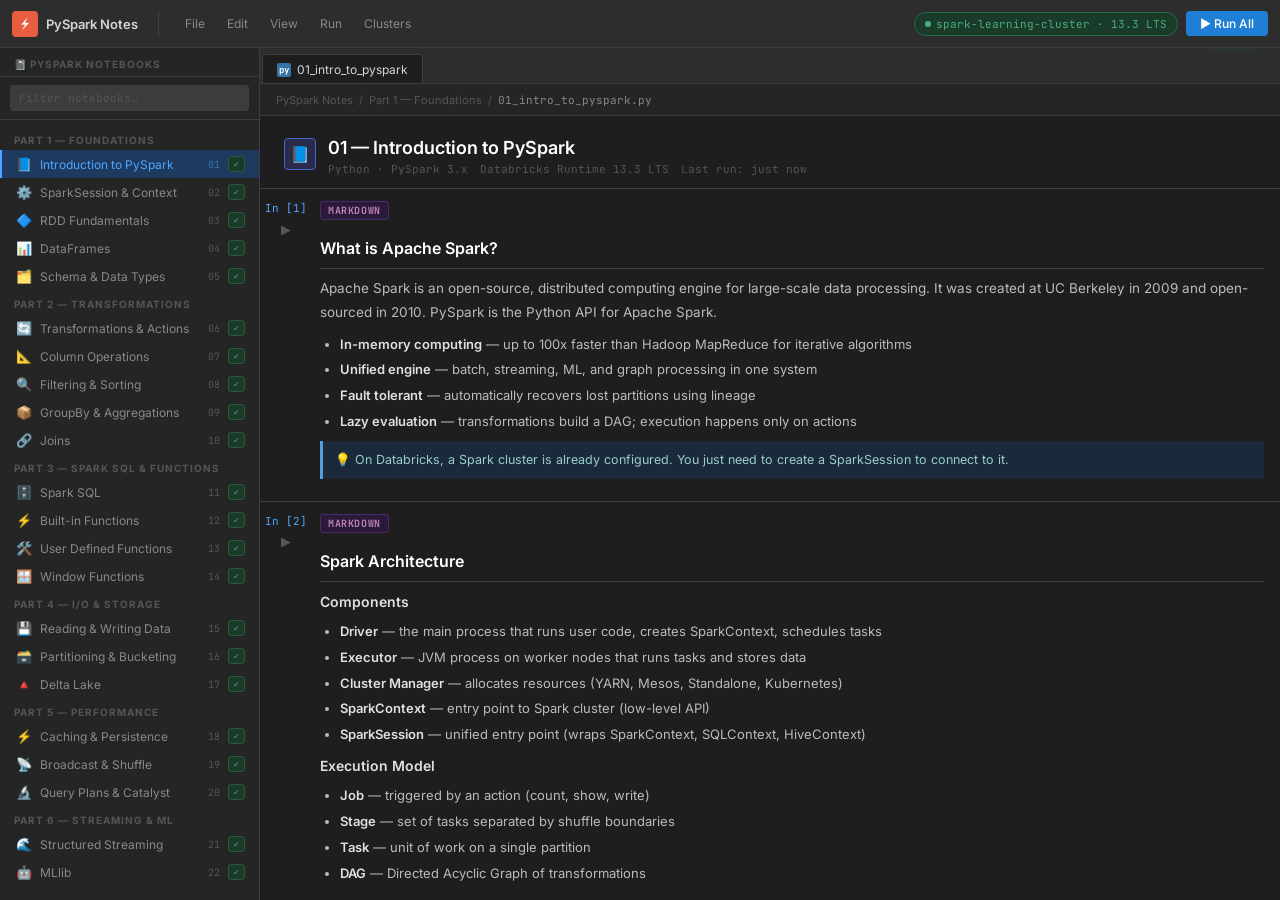
<file: notes/pyspark-databricks-complete.html>
<!DOCTYPE html>
<html lang="en">
<head>
<meta charset="UTF-8">
<meta name="viewport" content="width=device-width, initial-scale=1.0">
<title>PySpark Notes — Databricks (Part 1 + 2)</title>
<style>
@import url('https://fonts.googleapis.com/css2?family=JetBrains+Mono:wght@300;400;500;600&family=Inter:wght@300;400;500;600;700&display=swap');

*{margin:0;padding:0;box-sizing:border-box}

:root{
  --db-bg:#1e1e1e;
  --db-sidebar:#252526;
  --db-sidebar-hover:#2a2d2e;
  --db-sidebar-active:#094771;
  --db-border:#3e3e42;
  --db-border-light:#555;
  --db-header:#2d2d2d;
  --db-cell-bg:#1e1e1e;
  --db-cell-active:#252526;
  --db-text:#d4d4d4;
  --db-text-dim:#888;
  --db-text-faint:#555;
  --db-green:#4ec9b0;
  --db-blue:#569cd6;
  --db-blue2:#9cdcfe;
  --db-yellow:#dcdcaa;
  --db-yellow2:#ce9178;
  --db-orange:#d7ba7d;
  --db-purple:#c586c0;
  --db-red:#f48771;
  --db-string:#ce9178;
  --db-comment:#6a9955;
  --db-keyword:#569cd6;
  --db-num:#b5cea8;
  --db-teal:#4ec9b0;
  --db-out-bg:#0d1117;
  --db-run:#1e7fd4;
  --db-tab-active:#1e1e1e;
  --db-tab-inactive:#2d2d2d;
  --db-spark-red:#e85d3f;
  --db-badge-py:#3572A5;
  --sidebar-w:260px;
  --header-h:48px;
  --tab-h:36px;
  --mono:'JetBrains Mono',monospace;
  --sans:'Inter',sans-serif;
}

html,body{height:100%;overflow:hidden;background:var(--db-bg);color:var(--db-text);font-family:var(--sans);font-size:13px}

/* ── TOP HEADER BAR ── */
#topbar{
  position:fixed;top:0;left:0;right:0;height:var(--header-h);
  background:var(--db-header);
  border-bottom:1px solid var(--db-border);
  display:flex;align-items:center;gap:0;z-index:200;
  padding:0 12px;
}

.topbar-logo{
  display:flex;align-items:center;gap:8px;
  padding-right:20px;border-right:1px solid var(--db-border);
  margin-right:16px;
}

.spark-icon{
  width:26px;height:26px;
  background:var(--db-spark-red);
  border-radius:4px;
  display:flex;align-items:center;justify-content:center;
  font-size:14px;font-weight:700;color:#fff;
  font-family:var(--mono);
}

.topbar-title{
  font-size:13px;font-weight:600;color:var(--db-text);
  font-family:var(--sans);
}

.topbar-menu{display:flex;gap:2px;margin-right:auto;}

.menu-item{
  padding:5px 10px;border-radius:3px;
  color:var(--db-text-dim);font-size:12px;cursor:pointer;
  transition:background .15s;
}
.menu-item:hover{background:var(--db-sidebar-hover);color:var(--db-text)}

.topbar-right{display:flex;align-items:center;gap:8px;}

.btn-run-all{
  background:var(--db-run);color:#fff;border:none;
  padding:5px 14px;border-radius:4px;font-size:12px;
  font-family:var(--sans);font-weight:500;cursor:pointer;
  display:flex;align-items:center;gap:6px;
  transition:background .15s;
}
.btn-run-all:hover{background:#1a6bb8}

.cluster-badge{
  background:#1a3a2a;border:1px solid #2a6a4a;
  color:#4caf7d;padding:4px 10px;border-radius:12px;
  font-size:11px;font-family:var(--mono);
  display:flex;align-items:center;gap:5px;
}
.cluster-dot{width:6px;height:6px;background:#4caf7d;border-radius:50%}

/* ── LAYOUT ── */
#layout{
  position:fixed;
  top:var(--header-h);left:0;right:0;bottom:0;
  display:flex;
}

/* ── SIDEBAR ── */
#sidebar{
  width:var(--sidebar-w);
  background:var(--db-sidebar);
  border-right:1px solid var(--db-border);
  display:flex;flex-direction:column;
  overflow:hidden;flex-shrink:0;
}

.sidebar-section-header{
  padding:10px 14px 6px;
  font-size:10px;font-weight:700;letter-spacing:.1em;
  text-transform:uppercase;color:var(--db-text-faint);
  border-bottom:1px solid var(--db-border);
  display:flex;align-items:center;gap:6px;
}

.sidebar-search{
  padding:8px 10px;
  border-bottom:1px solid var(--db-border);
}

.sidebar-search input{
  width:100%;background:#3c3c3c;border:1px solid var(--db-border);
  border-radius:3px;color:var(--db-text);font-family:var(--mono);
  font-size:11px;padding:5px 8px;outline:none;
}
.sidebar-search input:focus{border-color:#569cd6}
.sidebar-search input::placeholder{color:var(--db-text-faint)}

.toc-list{overflow-y:auto;flex:1;padding:6px 0;}
.toc-list::-webkit-scrollbar{width:4px}
.toc-list::-webkit-scrollbar-thumb{background:#444}

.toc-group-label{
  padding:8px 14px 4px;
  font-size:10px;font-weight:700;letter-spacing:.1em;
  text-transform:uppercase;color:var(--db-text-faint);
}

.toc-item{
  display:flex;align-items:center;gap:8px;
  padding:6px 14px;cursor:pointer;
  color:var(--db-text-dim);font-size:12px;
  border-left:2px solid transparent;
  transition:all .12s;position:relative;
  font-family:var(--sans);
  user-select:none;
}
.toc-item:hover{
  background:var(--db-sidebar-hover);
  color:var(--db-text);
}
.toc-item.active{
  background:#1e3a5f;
  border-left-color:#4da6ff;
  color:#4da6ff;
}
.toc-item .nb-icon{font-size:13px;flex-shrink:0}
.toc-item .nb-name{flex:1;overflow:hidden;text-overflow:ellipsis;white-space:nowrap}
.toc-item .nb-num{
  font-family:var(--mono);font-size:10px;
  color:var(--db-text-faint);flex-shrink:0;
}

.toc-item.active .nb-num{color:#4da6ff88}

.part-badge{
  font-size:9px;padding:1px 5px;border-radius:3px;
  font-family:var(--mono);font-weight:600;flex-shrink:0;
}
.part1{background:#1a3a2a;color:#4caf7d;border:1px solid #2a5a3a}
.coming{background:#3a2a1a;color:#888;border:1px solid #555}

/* ── MAIN AREA ── */
#main{
  flex:1;display:flex;flex-direction:column;overflow:hidden;
}

/* ── NOTEBOOK TABS ── */
#tab-bar{
  height:var(--tab-h);background:var(--db-header);
  border-bottom:1px solid var(--db-border);
  display:flex;align-items:flex-end;overflow-x:auto;
  flex-shrink:0;padding:0 0 0 0;
}
#tab-bar::-webkit-scrollbar{height:3px}
#tab-bar::-webkit-scrollbar-thumb{background:#555}

.nb-tab{
  height:30px;display:flex;align-items:center;gap:6px;
  padding:0 14px;cursor:pointer;
  background:var(--db-tab-inactive);
  border:1px solid var(--db-border);border-bottom:none;
  border-radius:4px 4px 0 0;
  color:var(--db-text-dim);font-size:12px;
  white-space:nowrap;transition:all .12s;
  margin-left:2px;margin-bottom:-1px;
  font-family:var(--sans);
}
.nb-tab:hover{color:var(--db-text);background:var(--db-sidebar-hover)}
.nb-tab.active{
  background:var(--db-tab-active);
  color:var(--db-text);
  border-color:var(--db-border);
  border-bottom-color:var(--db-tab-active);
}
.tab-py-icon{
  width:14px;height:14px;border-radius:2px;
  background:var(--db-badge-py);
  font-size:9px;font-weight:700;color:#fff;
  display:flex;align-items:center;justify-content:center;
  font-family:var(--mono);flex-shrink:0;
}

/* ── NOTEBOOK BREADCRUMB BAR ── */
#nb-breadcrumb{
  height:32px;background:#252526;
  border-bottom:1px solid var(--db-border);
  display:flex;align-items:center;padding:0 16px;gap:6px;
  flex-shrink:0;
}
.bc-part{font-size:11px;color:var(--db-text-faint)}
.bc-sep{font-size:11px;color:var(--db-text-faint)}
.bc-current{font-size:11px;color:var(--db-text-dim);font-family:var(--mono)}

/* ── NOTEBOOK CONTENT AREA ── */
#notebook-area{
  flex:1;overflow-y:auto;
  padding:0 0 60px 0;
  background:var(--db-bg);
}
#notebook-area::-webkit-scrollbar{width:6px}
#notebook-area::-webkit-scrollbar-thumb{background:#3c3c3c;border-radius:3px}

/* ── NOTEBOOK TITLE ── */
.nb-title-bar{
  padding:20px 24px 12px;
  border-bottom:1px solid var(--db-border);
  background:var(--db-bg);
  display:flex;align-items:flex-start;gap:12px;
}

.nb-title-icon{
  width:32px;height:32px;
  background:#2a2a4a;border:1px solid #4466cc;
  border-radius:4px;display:flex;align-items:center;
  justify-content:center;font-size:16px;flex-shrink:0;
  margin-top:2px;
}

.nb-title-text h1{
  font-size:18px;font-weight:600;color:#fff;
  font-family:var(--sans);line-height:1.3;
}
.nb-title-text .nb-meta{
  font-size:11px;color:var(--db-text-faint);
  font-family:var(--mono);margin-top:3px;
  display:flex;gap:12px;
}

/* ── CELL ── */
.cell{
  position:relative;
  border-bottom:1px solid var(--db-border);
  transition:background .1s;
}
.cell:hover{background:#1f1f1f}
.cell.running{background:#1e2a1e}

.cell-gutter{
  position:absolute;left:0;top:0;bottom:0;width:52px;
  display:flex;flex-direction:column;align-items:center;
  padding-top:14px;gap:4px;
}

.cell-num{
  font-family:var(--mono);font-size:11px;
  color:var(--db-text-faint);line-height:1;
  white-space:nowrap;
}
.cell-num.ran{color:#4da6ff}

.run-btn{
  width:22px;height:22px;
  background:transparent;border:1px solid transparent;
  border-radius:3px;cursor:pointer;color:var(--db-text-faint);
  font-size:13px;display:flex;align-items:center;justify-content:center;
  transition:all .12s;
}
.run-btn:hover{border-color:#569cd6;color:#569cd6;background:#1a2a3a}

.cell-body{
  padding:12px 16px 12px 60px;
}

/* cell type badge */
.cell-type-badge{
  display:inline-flex;align-items:center;gap:4px;
  font-size:10px;font-family:var(--mono);font-weight:600;
  padding:2px 7px;border-radius:3px;margin-bottom:8px;
  letter-spacing:.06em;
}
.badge-md{background:#2a1a3a;color:#c586c0;border:1px solid #4a2a6a}
.badge-py{background:#1a2a3a;color:#569cd6;border:1px solid #2a4a6a}
.badge-sql{background:#1a3a2a;color:#4caf7d;border:1px solid #2a5a3a}

/* ── CODE ── */
.code-content{
  background:#1e1e1e;
  font-family:var(--mono);
  font-size:13px;
  line-height:1.75;
  color:var(--db-text);
  white-space:pre;
  overflow-x:auto;
  padding:2px 0;
}
.code-content::-webkit-scrollbar{height:4px}
.code-content::-webkit-scrollbar-thumb{background:#444}

/* syntax */
.kw{color:var(--db-keyword)}
.fn{color:var(--db-yellow)}
.cl{color:var(--db-teal)}
.st{color:var(--db-string)}
.cm{color:var(--db-comment);font-style:italic}
.nm{color:var(--db-num)}
.op{color:var(--db-text-dim)}
.va{color:var(--db-blue2)}
.dc{color:var(--db-orange)}
.mg{color:#f8f8d0}

/* ── OUTPUT ── */
.cell-output{
  background:var(--db-out-bg);
  border-top:1px solid #1a2a3a;
  padding:10px 16px 10px 60px;
  font-family:var(--mono);font-size:12px;
  color:#aaa;line-height:1.7;
}
.output-ok{color:#4caf7d;font-size:11px;font-family:var(--mono)}
.output-table{width:100%;border-collapse:collapse;font-size:12px;margin-top:6px}
.output-table th{
  background:#1a2a3a;color:#569cd6;font-weight:600;
  padding:5px 12px;text-align:left;border:1px solid #2a3a4a;
  font-family:var(--mono);font-size:11px;letter-spacing:.05em;
}
.output-table td{
  padding:4px 12px;border:1px solid #1e2e3e;
  color:#c8c8c8;font-family:var(--mono);font-size:12px;
}
.output-table tr:nth-child(even) td{background:#0d1f2a}
.output-label{
  font-size:11px;font-family:var(--mono);
  color:var(--db-text-faint);margin-bottom:4px;
}

/* ── MARKDOWN CELL ── */
.md-content{padding:2px 0;font-size:13.5px;line-height:1.75;color:#ccc}
.md-content h2{
  font-size:16px;font-weight:600;color:#fff;
  margin:4px 0 8px;padding-bottom:6px;
  border-bottom:1px solid var(--db-border);
}
.md-content h3{font-size:14px;font-weight:600;color:#e0e0e0;margin:6px 0 6px}
.md-content p{margin-bottom:8px;color:#bbb}
.md-content ul{padding-left:20px;margin-bottom:8px}
.md-content li{color:#bbb;margin-bottom:3px;font-size:13px}
.md-content code{
  background:#2d2d2d;border:1px solid #444;
  color:#4ec9b0;padding:1px 5px;border-radius:3px;
  font-family:var(--mono);font-size:12px;
}
.md-content strong{color:#e0e0e0;font-weight:600}
.md-content .info-block{
  background:#1a2a3a;border-left:3px solid #569cd6;
  padding:8px 12px;margin:8px 0;border-radius:0 4px 4px 0;
  font-size:12.5px;color:#9cc;
}
.md-content .warn-block{
  background:#2a1a0a;border-left:3px solid #d7ba7d;
  padding:8px 12px;margin:8px 0;border-radius:0 4px 4px 0;
  font-size:12.5px;color:#d7ba7d;
}

/* ── DIVIDER / ADD CELL ── */
.cell-add{
  height:4px;position:relative;cursor:pointer;
}
.cell-add:hover::after{
  content:'+ Add Cell';
  position:absolute;left:60px;top:-8px;
  background:#1a3a1a;border:1px solid #2a5a2a;
  color:#4caf7d;font-size:10px;font-family:var(--mono);
  padding:2px 8px;border-radius:3px;z-index:1;
}

/* ── STATUS BAR ── */
#statusbar{
  position:fixed;bottom:0;left:var(--sidebar-w);right:0;
  height:22px;background:#007acc;
  display:flex;align-items:center;gap:16px;
  padding:0 12px;font-size:11px;font-family:var(--mono);
  color:#fff;z-index:100;
}
.status-item{display:flex;align-items:center;gap:4px;opacity:.9}

/* ── NOTEBOOK PAGES (hidden by default) ── */
.notebook-page{display:none}
.notebook-page.active{display:block}

/* ── EMPTY / COMING SOON ── */
.coming-soon{
  padding:60px 40px;text-align:center;
}
.coming-soon .cs-icon{font-size:48px;margin-bottom:16px}
.coming-soon h2{font-size:18px;font-weight:600;color:#888;margin-bottom:8px}
.coming-soon p{color:var(--db-text-faint);font-size:13px}
.cs-badge{
  display:inline-block;margin-top:16px;
  background:#2a1a0a;border:1px solid #554;
  color:#888;padding:6px 16px;border-radius:20px;
  font-family:var(--mono);font-size:11px;
}

/* ── SCROLLBAR ── */
::-webkit-scrollbar{width:6px;height:6px}
::-webkit-scrollbar-track{background:transparent}
::-webkit-scrollbar-thumb{background:#3c3c3c;border-radius:3px}
::-webkit-scrollbar-thumb:hover{background:#555}

/* progress bar in cell gutter */
.cell-progress{
  position:absolute;left:0;top:0;bottom:0;width:2px;
  background:#1e7fd4;opacity:0;transition:opacity .2s;
}
.cell.active-cell .cell-progress{opacity:1}

@media (max-width:768px){
  #sidebar{display:none}
  #statusbar{left:0}
}
</style>
</head>
<body>

<!-- TOP BAR -->
<div id="topbar">
  <div class="topbar-logo">
    <div class="spark-icon">⚡</div>
    <div class="topbar-title">PySpark Notes</div>
  </div>
  <div class="topbar-menu">
    <div class="menu-item">File</div>
    <div class="menu-item">Edit</div>
    <div class="menu-item">View</div>
    <div class="menu-item">Run</div>
    <div class="menu-item">Clusters</div>
  </div>
  <div class="topbar-right">
    <div class="cluster-badge">
      <div class="cluster-dot"></div>
      spark-learning-cluster · 13.3 LTS
    </div>
    <button class="btn-run-all" onclick="runAll()">▶ Run All</button>
  </div>
</div>

<!-- LAYOUT -->
<div id="layout">

  <!-- SIDEBAR TOC -->
  <div id="sidebar">
    <div class="sidebar-section-header">📓 PySpark Notebooks</div>
    <div class="sidebar-search">
      <input type="text" placeholder="Filter notebooks…" oninput="filterTOC(this.value)">
    </div>
    <div class="toc-list" id="tocList">

      <div class="toc-group-label">Part 1 — Foundations</div>

      <div class="toc-item active" onclick="openNotebook('nb-intro')" data-name="Introduction to PySpark">
        <span class="nb-icon">📘</span>
        <span class="nb-name">Introduction to PySpark</span>
        <span class="nb-num">01</span>
        <span class="part-badge part1">✓</span>
      </div>

      <div class="toc-item" onclick="openNotebook('nb-sparksession')" data-name="SparkSession & Context">
        <span class="nb-icon">⚙️</span>
        <span class="nb-name">SparkSession &amp; Context</span>
        <span class="nb-num">02</span>
        <span class="part-badge part1">✓</span>
      </div>

      <div class="toc-item" onclick="openNotebook('nb-rdd')" data-name="RDD — Resilient Distributed Dataset">
        <span class="nb-icon">🔷</span>
        <span class="nb-name">RDD Fundamentals</span>
        <span class="nb-num">03</span>
        <span class="part-badge part1">✓</span>
      </div>

      <div class="toc-item" onclick="openNotebook('nb-dataframe')" data-name="DataFrames">
        <span class="nb-icon">📊</span>
        <span class="nb-name">DataFrames</span>
        <span class="nb-num">04</span>
        <span class="part-badge part1">✓</span>
      </div>

      <div class="toc-item" onclick="openNotebook('nb-schema')" data-name="Schema & Data Types">
        <span class="nb-icon">🗂️</span>
        <span class="nb-name">Schema &amp; Data Types</span>
        <span class="nb-num">05</span>
        <span class="part-badge part1">✓</span>
      </div>

      <div class="toc-group-label">Part 2 — Transformations</div>

      <div class="toc-item" onclick="openNotebook('nb-transforms')" data-name="Transformations & Actions">
        <span class="nb-icon">🔄</span>
        <span class="nb-name">Transformations &amp; Actions</span>
        <span class="nb-num">06</span>
        <span class="part-badge part1">✓</span>
      </div>
      <div class="toc-item" onclick="openNotebook('nb-columns')" data-name="Column Operations">
        <span class="nb-icon">📐</span>
        <span class="nb-name">Column Operations</span>
        <span class="nb-num">07</span>
        <span class="part-badge part1">✓</span>
      </div>
      <div class="toc-item" onclick="openNotebook('nb-filter')" data-name="Filtering & Sorting">
        <span class="nb-icon">🔍</span>
        <span class="nb-name">Filtering &amp; Sorting</span>
        <span class="nb-num">08</span>
        <span class="part-badge part1">✓</span>
      </div>
      <div class="toc-item" onclick="openNotebook('nb-groupby')" data-name="GroupBy & Aggregations">
        <span class="nb-icon">📦</span>
        <span class="nb-name">GroupBy &amp; Aggregations</span>
        <span class="nb-num">09</span>
        <span class="part-badge part1">✓</span>
      </div>
      <div class="toc-item" onclick="openNotebook('nb-joins')" data-name="Joins">
        <span class="nb-icon">🔗</span>
        <span class="nb-name">Joins</span>
        <span class="nb-num">10</span>
        <span class="part-badge part1">✓</span>
      </div>

      <div class="toc-group-label">Part 3 — Spark SQL & Functions</div>
      <div class="toc-item" onclick="openNotebook('nb-sparksql')" data-name="Spark SQL"><span class="nb-icon">🗄️</span><span class="nb-name">Spark SQL</span><span class="nb-num">11</span><span class="part-badge part1">✓</span></div>
      <div class="toc-item" onclick="openNotebook('nb-builtins')" data-name="Built-in Functions"><span class="nb-icon">⚡</span><span class="nb-name">Built-in Functions</span><span class="nb-num">12</span><span class="part-badge part1">✓</span></div>
      <div class="toc-item" onclick="openNotebook('nb-udfs')" data-name="UDFs"><span class="nb-icon">🛠️</span><span class="nb-name">User Defined Functions</span><span class="nb-num">13</span><span class="part-badge part1">✓</span></div>
      <div class="toc-item" onclick="openNotebook('nb-window')" data-name="Window Functions"><span class="nb-icon">🪟</span><span class="nb-name">Window Functions</span><span class="nb-num">14</span><span class="part-badge part1">✓</span></div>

      <div class="toc-group-label">Part 4 — I/O & Storage</div>
      <div class="toc-item" onclick="openNotebook('nb-io')" data-name="Reading & Writing Data"><span class="nb-icon">💾</span><span class="nb-name">Reading &amp; Writing Data</span><span class="nb-num">15</span><span class="part-badge part1">✓</span></div>
      <div class="toc-item" onclick="openNotebook('nb-partitions')" data-name="Partitioning & Bucketing"><span class="nb-icon">🗃️</span><span class="nb-name">Partitioning &amp; Bucketing</span><span class="nb-num">16</span><span class="part-badge part1">✓</span></div>
      <div class="toc-item" onclick="openNotebook('nb-delta')" data-name="Delta Lake"><span class="nb-icon">🔺</span><span class="nb-name">Delta Lake</span><span class="nb-num">17</span><span class="part-badge part1">✓</span></div>

      <div class="toc-group-label">Part 5 — Performance</div>
      <div class="toc-item" onclick="openNotebook('nb-cache')" data-name="Caching & Persistence"><span class="nb-icon">⚡</span><span class="nb-name">Caching &amp; Persistence</span><span class="nb-num">18</span><span class="part-badge part1">✓</span></div>
      <div class="toc-item" onclick="openNotebook('nb-broadcast')" data-name="Broadcast & Shuffle"><span class="nb-icon">📡</span><span class="nb-name">Broadcast &amp; Shuffle</span><span class="nb-num">19</span><span class="part-badge part1">✓</span></div>
      <div class="toc-item" onclick="openNotebook('nb-catalyst')" data-name="Query Plans & Catalyst"><span class="nb-icon">🔬</span><span class="nb-name">Query Plans &amp; Catalyst</span><span class="nb-num">20</span><span class="part-badge part1">✓</span></div>

      <div class="toc-group-label">Part 6 — Streaming & ML</div>
      <div class="toc-item" onclick="openNotebook('nb-streaming')" data-name="Structured Streaming"><span class="nb-icon">🌊</span><span class="nb-name">Structured Streaming</span><span class="nb-num">21</span><span class="part-badge part1">✓</span></div>
      <div class="toc-item" onclick="openNotebook('nb-mllib')" data-name="MLlib"><span class="nb-icon">🤖</span><span class="nb-name">MLlib</span><span class="nb-num">22</span><span class="part-badge part1">✓</span></div>
    </div>
  </div>

  <!-- MAIN NOTEBOOK AREA -->
  <div id="main">

    <!-- TAB BAR -->
    <div id="tab-bar">
      <div class="nb-tab active" id="tab-active">
        <div class="tab-py-icon">py</div>
        <span id="tab-title">01_intro_to_pyspark</span>
      </div>
    </div>

    <!-- BREADCRUMB -->
    <div id="nb-breadcrumb">
      <span class="bc-part">PySpark Notes</span>
      <span class="bc-sep">/</span>
      <span class="bc-part">Part 1 — Foundations</span>
      <span class="bc-sep">/</span>
      <span class="bc-current" id="bc-current">01_intro_to_pyspark.py</span>
    </div>

    <!-- NOTEBOOK CONTENT -->
    <div id="notebook-area">

      <!-- ════════════════════════════════════════
           NOTEBOOK 01: INTRODUCTION TO PYSPARK
      ════════════════════════════════════════ -->
      <div class="notebook-page active" id="nb-intro">
        <div class="nb-title-bar">
          <div class="nb-title-icon">📘</div>
          <div class="nb-title-text">
            <h1>01 — Introduction to PySpark</h1>
            <div class="nb-meta">
              <span>Python · PySpark 3.x</span>
              <span>Databricks Runtime 13.3 LTS</span>
              <span>Last run: just now</span>
            </div>
          </div>
        </div>

        <!-- cell 1 -->
        <div class="cell">
          <div class="cell-progress"></div>
          <div class="cell-gutter">
            <div class="cell-num ran">In [1]</div>
            <button class="run-btn" title="Run cell">▶</button>
          </div>
          <div class="cell-body">
            <div class="cell-type-badge badge-md">MARKDOWN</div>
            <div class="md-content">
              <h2>What is Apache Spark?</h2>
              <p>Apache Spark is an open-source, distributed computing engine for large-scale data processing. It was created at UC Berkeley in 2009 and open-sourced in 2010. PySpark is the Python API for Apache Spark.</p>
              <ul>
                <li><strong>In-memory computing</strong> — up to 100x faster than Hadoop MapReduce for iterative algorithms</li>
                <li><strong>Unified engine</strong> — batch, streaming, ML, and graph processing in one system</li>
                <li><strong>Fault tolerant</strong> — automatically recovers lost partitions using lineage</li>
                <li><strong>Lazy evaluation</strong> — transformations build a DAG; execution happens only on actions</li>
              </ul>
              <div class="info-block">💡 On Databricks, a Spark cluster is already configured. You just need to create a SparkSession to connect to it.</div>
            </div>
          </div>
        </div>

        <!-- cell 2 -->
        <div class="cell">
          <div class="cell-gutter">
            <div class="cell-num ran">In [2]</div>
            <button class="run-btn">▶</button>
          </div>
          <div class="cell-body">
            <div class="cell-type-badge badge-md">MARKDOWN</div>
            <div class="md-content">
              <h2>Spark Architecture</h2>
              <h3>Components</h3>
              <ul>
                <li><strong>Driver</strong> — the main process that runs user code, creates SparkContext, schedules tasks</li>
                <li><strong>Executor</strong> — JVM process on worker nodes that runs tasks and stores data</li>
                <li><strong>Cluster Manager</strong> — allocates resources (YARN, Mesos, Standalone, Kubernetes)</li>
                <li><strong>SparkContext</strong> — entry point to Spark cluster (low-level API)</li>
                <li><strong>SparkSession</strong> — unified entry point (wraps SparkContext, SQLContext, HiveContext)</li>
              </ul>
              <h3>Execution Model</h3>
              <ul>
                <li><strong>Job</strong> — triggered by an action (count, show, write)</li>
                <li><strong>Stage</strong> — set of tasks separated by shuffle boundaries</li>
                <li><strong>Task</strong> — unit of work on a single partition</li>
                <li><strong>DAG</strong> — Directed Acyclic Graph of transformations</li>
              </ul>
            </div>
          </div>
        </div>

        <!-- cell 3 -->
        <div class="cell">
          <div class="cell-gutter">
            <div class="cell-num ran">In [3]</div>
            <button class="run-btn">▶</button>
          </div>
          <div class="cell-body">
            <div class="cell-type-badge badge-py">PYTHON</div>
            <div class="code-content"><span class="cm"># Check PySpark version and Spark context info</span>
<span class="kw">import</span> <span class="va">pyspark</span>
<span class="kw">from</span> <span class="va">pyspark.sql</span> <span class="kw">import</span> <span class="cl">SparkSession</span>

<span class="fn">print</span>(<span class="st">f"PySpark version : </span><span class="va">{pyspark.__version__}</span><span class="st">"</span>)
<span class="fn">print</span>(<span class="st">f"Spark version   : </span><span class="va">{spark.version}</span><span class="st">"</span>)        <span class="cm"># 'spark' is pre-built in Databricks</span>
<span class="fn">print</span>(<span class="st">f"App Name        : </span><span class="va">{spark.sparkContext.appName}</span><span class="st">"</span>)
<span class="fn">print</span>(<span class="st">f"Master          : </span><span class="va">{spark.sparkContext.master}</span><span class="st">"</span>)
<span class="fn">print</span>(<span class="st">f"Default Parallelism: </span><span class="va">{spark.sparkContext.defaultParallelism}</span><span class="st">"</span>)</div>
          </div>
          <div class="cell-output">
            <div class="output-label">Out [3]:</div>
PySpark version : 3.5.0
Spark version   : 3.5.0
App Name        : Databricks Shell
Master          : local[8]
Default Parallelism: 8
          </div>
        </div>

        <!-- cell 4 -->
        <div class="cell">
          <div class="cell-gutter">
            <div class="cell-num ran">In [4]</div>
            <button class="run-btn">▶</button>
          </div>
          <div class="cell-body">
            <div class="cell-type-badge badge-py">PYTHON</div>
            <div class="code-content"><span class="cm"># Spark Core APIs Overview</span>
<span class="cm"># ─────────────────────────────────────────────────────────────</span>
<span class="cm"># Layer 1: RDD  (low-level, distributed collection of objects)</span>
<span class="cm"># Layer 2: DataFrame / Dataset  (structured, schema-aware)</span>
<span class="cm"># Layer 3: Spark SQL  (run SQL queries on DataFrames)</span>
<span class="cm"># Layer 4: Streaming / MLlib / GraphX  (higher-level libs)</span>

<span class="cm"># Quick demo: create a simple RDD</span>
<span class="va">rdd</span> <span class="op">=</span> spark.sparkContext.<span class="fn">parallelize</span>([<span class="nm">1</span>, <span class="nm">2</span>, <span class="nm">3</span>, <span class="nm">4</span>, <span class="nm">5</span>])
<span class="fn">print</span>(<span class="st">"RDD sum:"</span>, rdd.<span class="fn">sum</span>())
<span class="fn">print</span>(<span class="st">"RDD count:"</span>, rdd.<span class="fn">count</span>())
<span class="fn">print</span>(<span class="st">"Partitions:"</span>, rdd.<span class="fn">getNumPartitions</span>())

<span class="cm"># Quick demo: create a simple DataFrame</span>
<span class="va">data</span> <span class="op">=</span> [(<span class="st">"Alice"</span>, <span class="nm">30</span>), (<span class="st">"Bob"</span>, <span class="nm">25</span>), (<span class="st">"Charlie"</span>, <span class="nm">35</span>)]
<span class="va">df</span> <span class="op">=</span> spark.<span class="fn">createDataFrame</span>(<span class="va">data</span>, [<span class="st">"name"</span>, <span class="st">"age"</span>])
<span class="va">df</span>.<span class="fn">show</span>()</div>
          </div>
          <div class="cell-output">
<div class="output-label">Out [4]:</div>
RDD sum: 15
RDD count: 5
Partitions: 8

<table class="output-table">
<tr><th>name</th><th>age</th></tr>
<tr><td>Alice</td><td>30</td></tr>
<tr><td>Bob</td><td>25</td></tr>
<tr><td>Charlie</td><td>35</td></tr>
</table>
          </div>
        </div>

        <!-- cell 5 -->
        <div class="cell">
          <div class="cell-gutter">
            <div class="cell-num ran">In [5]</div>
            <button class="run-btn">▶</button>
          </div>
          <div class="cell-body">
            <div class="cell-type-badge badge-md">MARKDOWN</div>
            <div class="md-content">
              <h2>Lazy Evaluation — Core Concept</h2>
              <p>Spark does <strong>not</strong> execute transformations immediately. It builds a DAG (plan) and only executes when an <strong>action</strong> is called.</p>
              <div class="warn-block">⚠️ <strong>Transformations</strong> (map, filter, select, groupBy) → lazy, return new RDD/DF<br>
              ⚡ <strong>Actions</strong> (count, show, collect, write) → trigger execution</div>
            </div>
          </div>
        </div>

        <!-- cell 6 -->
        <div class="cell">
          <div class="cell-gutter">
            <div class="cell-num ran">In [6]</div>
            <button class="run-btn">▶</button>
          </div>
          <div class="cell-body">
            <div class="cell-type-badge badge-py">PYTHON</div>
            <div class="code-content"><span class="cm"># Lazy evaluation demo</span>
<span class="kw">import</span> <span class="va">time</span>

<span class="va">rdd</span> <span class="op">=</span> spark.sparkContext.<span class="fn">parallelize</span>(<span class="fn">range</span>(<span class="nm">1_000_000</span>))

<span class="cm"># This does NOT execute yet — just builds the DAG</span>
<span class="va">filtered</span> <span class="op">=</span> <span class="va">rdd</span>.<span class="fn">filter</span>(<span class="kw">lambda</span> <span class="va">x</span>: <span class="va">x</span> <span class="op">%</span> <span class="nm">2</span> <span class="op">==</span> <span class="nm">0</span>)
<span class="va">doubled</span>  <span class="op">=</span> <span class="va">filtered</span>.<span class="fn">map</span>(<span class="kw">lambda</span> <span class="va">x</span>: <span class="va">x</span> <span class="op">*</span> <span class="nm">2</span>)
<span class="fn">print</span>(<span class="st">"Plan built — no computation yet"</span>)

<span class="cm"># THIS triggers execution (action)</span>
<span class="va">t0</span> <span class="op">=</span> <span class="va">time</span>.<span class="fn">time</span>()
<span class="va">result</span> <span class="op">=</span> <span class="va">doubled</span>.<span class="fn">count</span>()    <span class="cm"># ← action fires the DAG</span>
<span class="fn">print</span>(<span class="st">f"Count: </span><span class="va">{result}</span><span class="st"> (took </span><span class="va">{time.time()-t0:.2f}</span><span class="st">s)"</span>)</div>
          </div>
          <div class="cell-output">
<div class="output-label">Out [6]:</div>
Plan built — no computation yet
Count: 500000 (took 0.43s)
          </div>
        </div>
      </div><!-- /nb-intro -->


      <!-- ════════════════════════════════════════
           NOTEBOOK 02: SPARKSESSION & CONTEXT
      ════════════════════════════════════════ -->
      <div class="notebook-page" id="nb-sparksession">
        <div class="nb-title-bar">
          <div class="nb-title-icon">⚙️</div>
          <div class="nb-title-text">
            <h1>02 — SparkSession &amp; SparkContext</h1>
            <div class="nb-meta">
              <span>Python · PySpark 3.x</span>
              <span>Databricks Runtime 13.3 LTS</span>
            </div>
          </div>
        </div>

        <div class="cell">
          <div class="cell-gutter"><div class="cell-num ran">In [1]</div><button class="run-btn">▶</button></div>
          <div class="cell-body">
            <div class="cell-type-badge badge-md">MARKDOWN</div>
            <div class="md-content">
              <h2>SparkSession — The Unified Entry Point</h2>
              <p>Since Spark 2.0, <code>SparkSession</code> is the single entry point to all Spark functionality. It replaces the older <code>SparkContext</code>, <code>SQLContext</code>, and <code>HiveContext</code>.</p>
              <ul>
                <li><code>spark.sparkContext</code> — access the underlying SparkContext</li>
                <li><code>spark.sql()</code> — run SQL queries</li>
                <li><code>spark.read</code> — read data from files/sources</li>
                <li><code>spark.createDataFrame()</code> — create DataFrames from Python objects</li>
              </ul>
              <div class="info-block">💡 In Databricks notebooks, <code>spark</code> is already available as a global variable. You don't need to create it.</div>
            </div>
          </div>
        </div>

        <div class="cell">
          <div class="cell-gutter"><div class="cell-num ran">In [2]</div><button class="run-btn">▶</button></div>
          <div class="cell-body">
            <div class="cell-type-badge badge-py">PYTHON</div>
            <div class="code-content"><span class="cm"># Creating a SparkSession (outside Databricks)</span>
<span class="kw">from</span> <span class="va">pyspark.sql</span> <span class="kw">import</span> <span class="cl">SparkSession</span>

<span class="va">spark</span> <span class="op">=</span> (
    <span class="cl">SparkSession</span>
    .<span class="fn">builder</span>
    .<span class="fn">appName</span>(<span class="st">"MyPySparkApp"</span>)
    .<span class="fn">master</span>(<span class="st">"local[*]"</span>)                   <span class="cm"># use all CPU cores</span>
    .<span class="fn">config</span>(<span class="st">"spark.executor.memory"</span>, <span class="st">"4g"</span>)
    .<span class="fn">config</span>(<span class="st">"spark.driver.memory"</span>, <span class="st">"2g"</span>)
    .<span class="fn">config</span>(<span class="st">"spark.sql.shuffle.partitions"</span>, <span class="st">"200"</span>)
    .<span class="fn">enableHiveSupport</span>()                    <span class="cm"># access Hive metastore</span>
    .<span class="fn">getOrCreate</span>()                          <span class="cm"># reuse if already exists</span>
)

<span class="fn">print</span>(<span class="va">spark</span>)</div>
          </div>
          <div class="cell-output">
<div class="output-label">Out [2]:</div>
&lt;pyspark.sql.session.SparkSession object at 0x7f8a2b3c4d50&gt;
          </div>
        </div>

        <div class="cell">
          <div class="cell-gutter"><div class="cell-num ran">In [3]</div><button class="run-btn">▶</button></div>
          <div class="cell-body">
            <div class="cell-type-badge badge-py">PYTHON</div>
            <div class="code-content"><span class="cm"># SparkSession configuration and inspection</span>

<span class="cm"># Get all configuration</span>
<span class="kw">for</span> <span class="va">k</span>, <span class="va">v</span> <span class="kw">in</span> spark.<span class="fn">sparkContext</span>.<span class="fn">getConf</span>().<span class="fn">getAll</span>():
    <span class="kw">if</span> <span class="st">"memory"</span> <span class="kw">in</span> <span class="va">k</span> <span class="kw">or</span> <span class="st">"cores"</span> <span class="kw">in</span> <span class="va">k</span>:
        <span class="fn">print</span>(<span class="st">f"  </span><span class="va">{k}</span><span class="st"> = </span><span class="va">{v}</span><span class="st">"</span>)

<span class="cm"># Set config at runtime</span>
spark.<span class="fn">conf</span>.<span class="fn">set</span>(<span class="st">"spark.sql.shuffle.partitions"</span>, <span class="st">"50"</span>)

<span class="cm"># Get a config value</span>
<span class="va">val</span> <span class="op">=</span> spark.<span class="fn">conf</span>.<span class="fn">get</span>(<span class="st">"spark.sql.shuffle.partitions"</span>)
<span class="fn">print</span>(<span class="st">f"shuffle.partitions = </span><span class="va">{val}</span><span class="st">"</span>)

<span class="cm"># Spark UI URL</span>
<span class="fn">print</span>(<span class="st">"Spark UI:"</span>, spark.<span class="fn">sparkContext</span>.<span class="fn">uiWebUrl</span>)</div>
          </div>
          <div class="cell-output">
<div class="output-label">Out [3]:</div>
  spark.executor.memory = 4g
  spark.driver.memory = 2g
shuffle.partitions = 50
Spark UI: http://localhost:4040
          </div>
        </div>

        <div class="cell">
          <div class="cell-gutter"><div class="cell-num ran">In [4]</div><button class="run-btn">▶</button></div>
          <div class="cell-body">
            <div class="cell-type-badge badge-py">PYTHON</div>
            <div class="code-content"><span class="cm"># SparkContext — lower-level API (used for RDDs)</span>
<span class="va">sc</span> <span class="op">=</span> spark.<span class="fn">sparkContext</span>

<span class="fn">print</span>(<span class="st">"App ID    :"</span>, sc.<span class="fn">applicationId</span>)
<span class="fn">print</span>(<span class="st">"App Name  :"</span>, sc.<span class="fn">appName</span>)
<span class="fn">print</span>(<span class="st">"Master    :"</span>, sc.<span class="fn">master</span>)
<span class="fn">print</span>(<span class="st">"# Executors:"</span>, <span class="fn">len</span>(sc.<span class="fn">statusTracker</span>().<span class="fn">getExecutorInfos</span>()))

<span class="cm"># Add files / JARs to all workers</span>
<span class="cm"># sc.addFile("/path/to/file.py")</span>
<span class="cm"># sc.addPyFile("/path/to/lib.zip")</span>

<span class="cm"># Set log level</span>
sc.<span class="fn">setLogLevel</span>(<span class="st">"WARN"</span>)   <span class="cm"># ERROR | WARN | INFO | DEBUG</span>

<span class="cm"># Stop the session (do this only at the end!)</span>
<span class="cm"># spark.stop()</span></div>
          </div>
          <div class="cell-output">
<div class="output-label">Out [4]:</div>
App ID    : application_1234567890_0001
App Name  : Databricks Shell
Master    : local[8]
# Executors: 1
          </div>
        </div>

        <div class="cell">
          <div class="cell-gutter"><div class="cell-num ran">In [5]</div><button class="run-btn">▶</button></div>
          <div class="cell-body">
            <div class="cell-type-badge badge-md">MARKDOWN</div>
            <div class="md-content">
              <h2>Key SparkSession Methods</h2>
              <table style="width:100%;border-collapse:collapse;font-size:12px;font-family:var(--mono)">
                <tr style="border-bottom:1px solid #333"><th style="text-align:left;padding:5px 10px;color:#569cd6">Method</th><th style="text-align:left;padding:5px 10px;color:#569cd6">Description</th></tr>
                <tr style="border-bottom:1px solid #222"><td style="padding:4px 10px;color:#4ec9b0">spark.createDataFrame(data)</td><td style="padding:4px 10px;color:#888">Create DF from list/pandas</td></tr>
                <tr style="border-bottom:1px solid #222"><td style="padding:4px 10px;color:#4ec9b0">spark.read.csv / json / parquet</td><td style="padding:4px 10px;color:#888">Read external files</td></tr>
                <tr style="border-bottom:1px solid #222"><td style="padding:4px 10px;color:#4ec9b0">spark.sql("SELECT ...")</td><td style="padding:4px 10px;color:#888">Execute SQL on temp views</td></tr>
                <tr style="border-bottom:1px solid #222"><td style="padding:4px 10px;color:#4ec9b0">spark.catalog.listTables()</td><td style="padding:4px 10px;color:#888">List Hive/Unity tables</td></tr>
                <tr style="border-bottom:1px solid #222"><td style="padding:4px 10px;color:#4ec9b0">spark.range(n)</td><td style="padding:4px 10px;color:#888">Create DF with 0..n-1</td></tr>
                <tr><td style="padding:4px 10px;color:#4ec9b0">spark.table("tablename")</td><td style="padding:4px 10px;color:#888">Load a registered table as DF</td></tr>
              </table>
            </div>
          </div>
        </div>
      </div><!-- /nb-sparksession -->


      <!-- ════════════════════════════════════════
           NOTEBOOK 03: RDD
      ════════════════════════════════════════ -->
      <div class="notebook-page" id="nb-rdd">
        <div class="nb-title-bar">
          <div class="nb-title-icon">🔷</div>
          <div class="nb-title-text">
            <h1>03 — RDD: Resilient Distributed Dataset</h1>
            <div class="nb-meta"><span>Python · PySpark 3.x</span><span>Core API — Low Level</span></div>
          </div>
        </div>

        <div class="cell">
          <div class="cell-gutter"><div class="cell-num ran">In [1]</div><button class="run-btn">▶</button></div>
          <div class="cell-body">
            <div class="cell-type-badge badge-md">MARKDOWN</div>
            <div class="md-content">
              <h2>What is an RDD?</h2>
              <p>An RDD is the fundamental data structure of Spark — an immutable, distributed collection of objects partitioned across the cluster.</p>
              <ul>
                <li><strong>Resilient</strong> — fault-tolerant via lineage (can recompute lost partitions)</li>
                <li><strong>Distributed</strong> — data is split into partitions across nodes</li>
                <li><strong>Dataset</strong> — a collection of any Python objects</li>
              </ul>
              <div class="warn-block">⚠️ RDDs are lower-level. Prefer DataFrames for tabular data — they use Catalyst optimizer and are much faster. Use RDDs for unstructured data or when you need fine-grained control.</div>
            </div>
          </div>
        </div>

        <div class="cell">
          <div class="cell-gutter"><div class="cell-num ran">In [2]</div><button class="run-btn">▶</button></div>
          <div class="cell-body">
            <div class="cell-type-badge badge-py">PYTHON</div>
            <div class="code-content"><span class="cm"># ── Creating RDDs ─────────────────────────────────────────</span>
<span class="va">sc</span> <span class="op">=</span> spark.<span class="fn">sparkContext</span>

<span class="cm"># 1. parallelize — from a Python collection</span>
<span class="va">rdd1</span> <span class="op">=</span> sc.<span class="fn">parallelize</span>([<span class="nm">1</span>, <span class="nm">2</span>, <span class="nm">3</span>, <span class="nm">4</span>, <span class="nm">5</span>])
<span class="va">rdd2</span> <span class="op">=</span> sc.<span class="fn">parallelize</span>(<span class="fn">range</span>(<span class="nm">100</span>), numSlices<span class="op">=</span><span class="nm">4</span>)   <span class="cm"># 4 partitions</span>

<span class="cm"># 2. textFile — from HDFS / S3 / local file</span>
<span class="va">rdd3</span> <span class="op">=</span> sc.<span class="fn">textFile</span>(<span class="st">"dbfs:/FileStore/data.txt"</span>)

<span class="cm"># 3. from a DataFrame</span>
<span class="va">rdd4</span> <span class="op">=</span> spark.<span class="fn">range</span>(<span class="nm">10</span>).<span class="fn">rdd</span>

<span class="cm"># 4. emptyRDD</span>
<span class="va">empty</span> <span class="op">=</span> sc.<span class="fn">emptyRDD</span>()

<span class="fn">print</span>(<span class="st">"rdd1 partitions:"</span>, rdd1.<span class="fn">getNumPartitions</span>())
<span class="fn">print</span>(<span class="st">"rdd2 partitions:"</span>, rdd2.<span class="fn">getNumPartitions</span>())</div>
          </div>
          <div class="cell-output">
<div class="output-label">Out [2]:</div>
rdd1 partitions: 8
rdd2 partitions: 4
          </div>
        </div>

        <div class="cell">
          <div class="cell-gutter"><div class="cell-num ran">In [3]</div><button class="run-btn">▶</button></div>
          <div class="cell-body">
            <div class="cell-type-badge badge-py">PYTHON</div>
            <div class="code-content"><span class="cm"># ── RDD Transformations (lazy) ────────────────────────────</span>
<span class="va">rdd</span> <span class="op">=</span> sc.<span class="fn">parallelize</span>([<span class="nm">1</span>,<span class="nm">2</span>,<span class="nm">3</span>,<span class="nm">4</span>,<span class="nm">5</span>,<span class="nm">6</span>,<span class="nm">7</span>,<span class="nm">8</span>,<span class="nm">9</span>,<span class="nm">10</span>])

<span class="cm"># map — apply function to each element</span>
<span class="va">doubled</span> <span class="op">=</span> <span class="va">rdd</span>.<span class="fn">map</span>(<span class="kw">lambda</span> <span class="va">x</span>: <span class="va">x</span> <span class="op">*</span> <span class="nm">2</span>)
<span class="fn">print</span>(<span class="st">"map:"</span>, doubled.<span class="fn">collect</span>())

<span class="cm"># filter — keep elements matching condition</span>
<span class="va">evens</span> <span class="op">=</span> <span class="va">rdd</span>.<span class="fn">filter</span>(<span class="kw">lambda</span> <span class="va">x</span>: <span class="va">x</span> <span class="op">%</span> <span class="nm">2</span> <span class="op">==</span> <span class="nm">0</span>)
<span class="fn">print</span>(<span class="st">"filter:"</span>, evens.<span class="fn">collect</span>())

<span class="cm"># flatMap — map then flatten (1 → many)</span>
<span class="va">words</span> <span class="op">=</span> sc.<span class="fn">parallelize</span>([<span class="st">"hello world"</span>, <span class="st">"foo bar"</span>])
<span class="fn">print</span>(<span class="st">"flatMap:"</span>, words.<span class="fn">flatMap</span>(<span class="kw">lambda</span> <span class="va">x</span>: <span class="va">x</span>.<span class="fn">split</span>()).<span class="fn">collect</span>())

<span class="cm"># distinct — remove duplicates</span>
<span class="fn">print</span>(<span class="st">"distinct:"</span>, sc.<span class="fn">parallelize</span>([<span class="nm">1</span>,<span class="nm">1</span>,<span class="nm">2</span>,<span class="nm">3</span>,<span class="nm">3</span>]).<span class="fn">distinct</span>().<span class="fn">collect</span>())

<span class="cm"># sample — random sample</span>
<span class="fn">print</span>(<span class="st">"sample:"</span>, <span class="va">rdd</span>.<span class="fn">sample</span>(withReplacement<span class="op">=</span><span class="kw">False</span>, fraction<span class="op">=</span><span class="nm">0.3</span>, seed<span class="op">=</span><span class="nm">42</span>).<span class="fn">collect</span>())</div>
          </div>
          <div class="cell-output">
<div class="output-label">Out [3]:</div>
map: [2, 4, 6, 8, 10, 12, 14, 16, 18, 20]
filter: [2, 4, 6, 8, 10]
flatMap: ['hello', 'world', 'foo', 'bar']
distinct: [2, 4, 6, 8, 1, 3, 5, 7, 9, 10]
sample: [2, 6, 9]
          </div>
        </div>

        <div class="cell">
          <div class="cell-gutter"><div class="cell-num ran">In [4]</div><button class="run-btn">▶</button></div>
          <div class="cell-body">
            <div class="cell-type-badge badge-py">PYTHON</div>
            <div class="code-content"><span class="cm"># ── RDD Actions (trigger execution) ──────────────────────</span>
<span class="va">rdd</span> <span class="op">=</span> sc.<span class="fn">parallelize</span>([<span class="nm">3</span>, <span class="nm">1</span>, <span class="nm">4</span>, <span class="nm">1</span>, <span class="nm">5</span>, <span class="nm">9</span>, <span class="nm">2</span>, <span class="nm">6</span>])

<span class="fn">print</span>(<span class="st">"collect :"</span>, <span class="va">rdd</span>.<span class="fn">collect</span>())              <span class="cm"># bring all data to driver</span>
<span class="fn">print</span>(<span class="st">"count   :"</span>, <span class="va">rdd</span>.<span class="fn">count</span>())               <span class="cm"># number of elements</span>
<span class="fn">print</span>(<span class="st">"first   :"</span>, <span class="va">rdd</span>.<span class="fn">first</span>())               <span class="cm"># first element</span>
<span class="fn">print</span>(<span class="st">"take(3) :"</span>, <span class="va">rdd</span>.<span class="fn">take</span>(<span class="nm">3</span>))              <span class="cm"># first N elements</span>
<span class="fn">print</span>(<span class="st">"top(3)  :"</span>, <span class="va">rdd</span>.<span class="fn">top</span>(<span class="nm">3</span>))               <span class="cm"># top N (descending)</span>
<span class="fn">print</span>(<span class="st">"sum     :"</span>, <span class="va">rdd</span>.<span class="fn">sum</span>())
<span class="fn">print</span>(<span class="st">"min/max :"</span>, <span class="va">rdd</span>.<span class="fn">min</span>(), <span class="va">rdd</span>.<span class="fn">max</span>())
<span class="fn">print</span>(<span class="st">"mean    :"</span>, <span class="va">rdd</span>.<span class="fn">mean</span>())
<span class="fn">print</span>(<span class="st">"stdev   :"</span>, <span class="fn">round</span>(<span class="va">rdd</span>.<span class="fn">stdev</span>(), <span class="nm">3</span>))
<span class="fn">print</span>(<span class="st">"stats   :"</span>, <span class="va">rdd</span>.<span class="fn">stats</span>())

<span class="cm"># reduce — aggregate using a function</span>
<span class="va">product</span> <span class="op">=</span> <span class="va">rdd</span>.<span class="fn">reduce</span>(<span class="kw">lambda</span> <span class="va">a</span>, <span class="va">b</span>: <span class="va">a</span> <span class="op">*</span> <span class="va">b</span>)
<span class="fn">print</span>(<span class="st">"reduce (product):"</span>, <span class="va">product</span>)</div>
          </div>
          <div class="cell-output">
<div class="output-label">Out [4]:</div>
collect : [3, 1, 4, 1, 5, 9, 2, 6]
count   : 8
first   : 3
take(3) : [3, 1, 4]
top(3)  : [9, 6, 5]
sum     : 31
min/max : 1 9
mean    : 3.875
stdev   : 2.588
stats   : (count: 8, mean: 3.875, stdev: 2.588, max: 9.0, min: 1.0)
reduce (product): 6480
          </div>
        </div>

        <div class="cell">
          <div class="cell-gutter"><div class="cell-num ran">In [5]</div><button class="run-btn">▶</button></div>
          <div class="cell-body">
            <div class="cell-type-badge badge-py">PYTHON</div>
            <div class="code-content"><span class="cm"># ── Key-Value (Pair) RDDs ─────────────────────────────────</span>
<span class="va">pairs</span> <span class="op">=</span> sc.<span class="fn">parallelize</span>([(<span class="st">"a"</span>, <span class="nm">1</span>), (<span class="st">"b"</span>, <span class="nm">2</span>), (<span class="st">"a"</span>, <span class="nm">3</span>), (<span class="st">"b"</span>, <span class="nm">4</span>)])

<span class="cm"># reduceByKey — aggregate per key</span>
<span class="fn">print</span>(<span class="st">"reduceByKey:"</span>, pairs.<span class="fn">reduceByKey</span>(<span class="kw">lambda</span> <span class="va">a</span>,<span class="va">b</span>: <span class="va">a</span><span class="op">+</span><span class="va">b</span>).<span class="fn">collect</span>())

<span class="cm"># groupByKey — group values per key (avoid if possible — shuffles all data)</span>
<span class="fn">print</span>(<span class="st">"groupByKey:"</span>, {<span class="va">k</span>: <span class="fn">list</span>(<span class="va">v</span>) <span class="kw">for</span> <span class="va">k</span>,<span class="va">v</span> <span class="kw">in</span> pairs.<span class="fn">groupByKey</span>().<span class="fn">collect</span>()})

<span class="cm"># mapValues — transform values only</span>
<span class="fn">print</span>(<span class="st">"mapValues:"</span>, pairs.<span class="fn">mapValues</span>(<span class="kw">lambda</span> <span class="va">v</span>: <span class="va">v</span> <span class="op">*</span> <span class="nm">10</span>).<span class="fn">collect</span>())

<span class="cm"># countByKey</span>
<span class="fn">print</span>(<span class="st">"countByKey:"</span>, pairs.<span class="fn">countByKey</span>())

<span class="cm"># sortByKey</span>
<span class="fn">print</span>(<span class="st">"sortByKey:"</span>, pairs.<span class="fn">sortByKey</span>(ascending<span class="op">=</span><span class="kw">True</span>).<span class="fn">collect</span>())

<span class="cm"># join two pair RDDs</span>
<span class="va">other</span> <span class="op">=</span> sc.<span class="fn">parallelize</span>([(<span class="st">"a"</span>, <span class="st">"apple"</span>), (<span class="st">"b"</span>, <span class="st">"banana"</span>)])
<span class="fn">print</span>(<span class="st">"join:"</span>, pairs.<span class="fn">join</span>(<span class="va">other</span>).<span class="fn">collect</span>())</div>
          </div>
          <div class="cell-output">
<div class="output-label">Out [5]:</div>
reduceByKey: [('a', 4), ('b', 6)]
groupByKey: {'a': [1, 3], 'b': [2, 4]}
mapValues: [('a', 10), ('b', 20), ('a', 30), ('b', 40)]
countByKey: defaultdict(&lt;class 'int'&gt;, {'a': 2, 'b': 2})
sortByKey: [('a', 1), ('a', 3), ('b', 2), ('b', 4)]
join: [('a', (1, 'apple')), ('a', (3, 'apple')), ('b', (2, 'banana')), ('b', (4, 'banana'))]
          </div>
        </div>
      </div><!-- /nb-rdd -->


      <!-- ════════════════════════════════════════
           NOTEBOOK 04: DATAFRAMES
      ════════════════════════════════════════ -->
      <div class="notebook-page" id="nb-dataframe">
        <div class="nb-title-bar">
          <div class="nb-title-icon">📊</div>
          <div class="nb-title-text">
            <h1>04 — DataFrames</h1>
            <div class="nb-meta"><span>Python · PySpark 3.x</span><span>Preferred API for tabular data</span></div>
          </div>
        </div>

        <div class="cell">
          <div class="cell-gutter"><div class="cell-num ran">In [1]</div><button class="run-btn">▶</button></div>
          <div class="cell-body">
            <div class="cell-type-badge badge-md">MARKDOWN</div>
            <div class="md-content">
              <h2>DataFrames in PySpark</h2>
              <p>A DataFrame is a <strong>distributed collection of data organized into named columns</strong> — similar to a SQL table or pandas DataFrame, but distributed across the cluster.</p>
              <ul>
                <li>Built on top of RDDs but use the <strong>Catalyst optimizer</strong> for query optimization</li>
                <li>Support <strong>schema enforcement</strong> (typed columns)</li>
                <li>Can be queried with <strong>Python API or SQL</strong></li>
                <li><strong>Immutable</strong> — transformations return new DataFrames</li>
              </ul>
              <div class="info-block">💡 DataFrames are 10–100x faster than RDDs for tabular data because of the Catalyst optimizer and Tungsten execution engine.</div>
            </div>
          </div>
        </div>

        <div class="cell">
          <div class="cell-gutter"><div class="cell-num ran">In [2]</div><button class="run-btn">▶</button></div>
          <div class="cell-body">
            <div class="cell-type-badge badge-py">PYTHON</div>
            <div class="code-content"><span class="cm"># ── Creating DataFrames ───────────────────────────────────</span>
<span class="kw">from</span> <span class="va">pyspark.sql</span> <span class="kw">import</span> <span class="cl">Row</span>
<span class="kw">from</span> <span class="va">pyspark.sql.types</span> <span class="kw">import</span> <span class="op">*</span>

<span class="cm"># 1. From list of tuples</span>
<span class="va">df1</span> <span class="op">=</span> spark.<span class="fn">createDataFrame</span>(
    [(<span class="st">"Alice"</span>, <span class="nm">30</span>, <span class="st">"F"</span>), (<span class="st">"Bob"</span>, <span class="nm">25</span>, <span class="st">"M"</span>), (<span class="st">"Carol"</span>, <span class="nm">28</span>, <span class="st">"F"</span>)],
    schema<span class="op">=</span>[<span class="st">"name"</span>, <span class="st">"age"</span>, <span class="st">"gender"</span>]
)

<span class="cm"># 2. From list of Row objects</span>
<span class="va">df2</span> <span class="op">=</span> spark.<span class="fn">createDataFrame</span>([
    <span class="cl">Row</span>(name<span class="op">=</span><span class="st">"Alice"</span>, age<span class="op">=</span><span class="nm">30</span>, dept<span class="op">=</span><span class="st">"Eng"</span>),
    <span class="cl">Row</span>(name<span class="op">=</span><span class="st">"Bob"</span>,   age<span class="op">=</span><span class="nm">25</span>, dept<span class="op">=</span><span class="st">"HR"</span>),
])

<span class="cm"># 3. From explicit schema</span>
<span class="va">schema</span> <span class="op">=</span> <span class="cl">StructType</span>([
    <span class="cl">StructField</span>(<span class="st">"name"</span>,   <span class="cl">StringType</span>(),  nullable<span class="op">=</span><span class="kw">True</span>),
    <span class="cl">StructField</span>(<span class="st">"salary"</span>, <span class="cl">DoubleType</span>(),  nullable<span class="op">=</span><span class="kw">True</span>),
    <span class="cl">StructField</span>(<span class="st">"active"</span>, <span class="cl">BooleanType</span>(), nullable<span class="op">=</span><span class="kw">False</span>),
])
<span class="va">df3</span> <span class="op">=</span> spark.<span class="fn">createDataFrame</span>([(<span class="st">"Alice"</span>, <span class="nm">95000.0</span>, <span class="kw">True</span>)], schema)

<span class="cm"># 4. From pandas DataFrame</span>
<span class="kw">import</span> <span class="va">pandas</span> <span class="kw">as</span> <span class="va">pd</span>
<span class="va">pdf</span> <span class="op">=</span> pd.<span class="cl">DataFrame</span>({<span class="st">"x"</span>: [<span class="nm">1</span>,<span class="nm">2</span>,<span class="nm">3</span>], <span class="st">"y"</span>: [<span class="nm">4</span>,<span class="nm">5</span>,<span class="nm">6</span>]})
<span class="va">df4</span> <span class="op">=</span> spark.<span class="fn">createDataFrame</span>(<span class="va">pdf</span>)

<span class="cm"># 5. spark.range</span>
<span class="va">df5</span> <span class="op">=</span> spark.<span class="fn">range</span>(<span class="nm">0</span>, <span class="nm">5</span>)   <span class="cm"># column: id</span>

<span class="va">df1</span>.<span class="fn">show</span>()</div>
          </div>
          <div class="cell-output">
<div class="output-label">Out [2]:</div>
<table class="output-table">
<tr><th>name</th><th>age</th><th>gender</th></tr>
<tr><td>Alice</td><td>30</td><td>F</td></tr>
<tr><td>Bob</td><td>25</td><td>M</td></tr>
<tr><td>Carol</td><td>28</td><td>F</td></tr>
</table>
          </div>
        </div>

        <div class="cell">
          <div class="cell-gutter"><div class="cell-num ran">In [3]</div><button class="run-btn">▶</button></div>
          <div class="cell-body">
            <div class="cell-type-badge badge-py">PYTHON</div>
            <div class="code-content"><span class="cm"># ── Inspecting DataFrames ─────────────────────────────────</span>
<span class="va">df</span> <span class="op">=</span> df1

<span class="va">df</span>.<span class="fn">printSchema</span>()           <span class="cm"># show schema tree</span>
<span class="fn">print</span>(<span class="va">df</span>.<span class="fn">schema</span>)            <span class="cm"># StructType object</span>
<span class="fn">print</span>(<span class="st">"columns:"</span>, <span class="va">df</span>.<span class="fn">columns</span>)
<span class="fn">print</span>(<span class="st">"dtypes :"</span>, <span class="va">df</span>.<span class="fn">dtypes</span>)
<span class="fn">print</span>(<span class="st">"count  :"</span>, <span class="va">df</span>.<span class="fn">count</span>())
<span class="fn">print</span>(<span class="st">"shape  :"</span>, (<span class="va">df</span>.<span class="fn">count</span>(), <span class="fn">len</span>(<span class="va">df</span>.<span class="fn">columns</span>)))

<span class="va">df</span>.<span class="fn">show</span>(n<span class="op">=</span><span class="nm">5</span>, truncate<span class="op">=</span><span class="kw">False</span>)   <span class="cm"># show rows</span>
<span class="va">df</span>.<span class="fn">describe</span>().<span class="fn">show</span>()           <span class="cm"># summary statistics</span>
<span class="va">df</span>.<span class="fn">summary</span>().<span class="fn">show</span>()            <span class="cm"># extended stats</span></div>
          </div>
          <div class="cell-output">
<div class="output-label">Out [3]:</div>
root
 |-- name: string (nullable = true)
 |-- age: long (nullable = true)
 |-- gender: string (nullable = true)

columns: ['name', 'age', 'gender']
dtypes : [('name', 'string'), ('age', 'bigint'), ('gender', 'string')]
count  : 3
shape  : (3, 3)
          </div>
        </div>

        <div class="cell">
          <div class="cell-gutter"><div class="cell-num ran">In [4]</div><button class="run-btn">▶</button></div>
          <div class="cell-body">
            <div class="cell-type-badge badge-py">PYTHON</div>
            <div class="code-content"><span class="cm"># ── Selecting Columns ─────────────────────────────────────</span>
<span class="kw">from</span> <span class="va">pyspark.sql.functions</span> <span class="kw">import</span> <span class="va">col</span>, <span class="va">column</span>, <span class="va">expr</span>

<span class="cm"># 3 ways to reference a column</span>
<span class="va">df</span>.<span class="fn">select</span>(<span class="st">"name"</span>).<span class="fn">show</span>()               <span class="cm"># string name</span>
<span class="va">df</span>.<span class="fn">select</span>(col(<span class="st">"name"</span>)).<span class="fn">show</span>()          <span class="cm"># col() object</span>
<span class="va">df</span>.<span class="fn">select</span>(<span class="va">df</span>[<span class="st">"name"</span>]).<span class="fn">show</span>()           <span class="cm"># df subscript</span>
<span class="va">df</span>.<span class="fn">select</span>(<span class="va">df</span>.name).<span class="fn">show</span>()             <span class="cm"># attribute access</span>

<span class="cm"># Select multiple + rename with alias</span>
<span class="va">df</span>.<span class="fn">select</span>(
    col(<span class="st">"name"</span>).<span class="fn">alias</span>(<span class="st">"full_name"</span>),
    col(<span class="st">"age"</span>),
    <span class="fn">expr</span>(<span class="st">"age + 1 AS next_year_age"</span>)
).<span class="fn">show</span>()

<span class="cm"># selectExpr — SQL expressions as strings</span>
<span class="va">df</span>.<span class="fn">selectExpr</span>(<span class="st">"name"</span>, <span class="st">"age * 2 AS double_age"</span>, <span class="st">"upper(name) AS upper_name"</span>).<span class="fn">show</span>()</div>
          </div>
          <div class="cell-output">
<div class="output-label">Out [4]:</div>
<table class="output-table">
<tr><th>full_name</th><th>age</th><th>next_year_age</th></tr>
<tr><td>Alice</td><td>30</td><td>31</td></tr>
<tr><td>Bob</td><td>25</td><td>26</td></tr>
<tr><td>Carol</td><td>28</td><td>29</td></tr>
</table>
          </div>
        </div>

        <div class="cell">
          <div class="cell-gutter"><div class="cell-num ran">In [5]</div><button class="run-btn">▶</button></div>
          <div class="cell-body">
            <div class="cell-type-badge badge-py">PYTHON</div>
            <div class="code-content"><span class="cm"># ── Adding & Renaming Columns ─────────────────────────────</span>
<span class="kw">from</span> <span class="va">pyspark.sql.functions</span> <span class="kw">import</span> <span class="va">lit</span>, <span class="va">upper</span>, <span class="va">when</span>

<span class="cm"># withColumn — add or replace a column</span>
<span class="va">df2</span> <span class="op">=</span> (df
  .<span class="fn">withColumn</span>(<span class="st">"age_next"</span>,     col(<span class="st">"age"</span>) <span class="op">+</span> <span class="nm">1</span>)
  .<span class="fn">withColumn</span>(<span class="st">"name_upper"</span>,   <span class="fn">upper</span>(col(<span class="st">"name"</span>)))
  .<span class="fn">withColumn</span>(<span class="st">"is_senior"</span>,    col(<span class="st">"age"</span>) <span class="op">>=</span> <span class="nm">30</span>)
  .<span class="fn">withColumn</span>(<span class="st">"country"</span>,      <span class="fn">lit</span>(<span class="st">"India"</span>))           <span class="cm"># literal constant</span>
  .<span class="fn">withColumn</span>(<span class="st">"category"</span>,
      <span class="fn">when</span>(col(<span class="st">"age"</span>) <span class="op">&lt;</span> <span class="nm">27</span>, <span class="st">"junior"</span>)
     .<span class="fn">when</span>(col(<span class="st">"age"</span>) <span class="op">&lt;</span> <span class="nm">32</span>, <span class="st">"mid"</span>)
     .<span class="fn">otherwise</span>(<span class="st">"senior"</span>))
)
<span class="va">df2</span>.<span class="fn">show</span>(truncate<span class="op">=</span><span class="kw">False</span>)

<span class="cm"># withColumnRenamed</span>
<span class="va">df3</span> <span class="op">=</span> <span class="va">df</span>.<span class="fn">withColumnRenamed</span>(<span class="st">"name"</span>, <span class="st">"employee_name"</span>)

<span class="cm"># Drop columns</span>
<span class="va">df4</span> <span class="op">=</span> <span class="va">df</span>.<span class="fn">drop</span>(<span class="st">"gender"</span>)</div>
          </div>
          <div class="cell-output">
<div class="output-label">Out [5]:</div>
<table class="output-table">
<tr><th>name</th><th>age</th><th>gender</th><th>age_next</th><th>name_upper</th><th>is_senior</th><th>country</th><th>category</th></tr>
<tr><td>Alice</td><td>30</td><td>F</td><td>31</td><td>ALICE</td><td>true</td><td>India</td><td>mid</td></tr>
<tr><td>Bob</td><td>25</td><td>M</td><td>26</td><td>BOB</td><td>false</td><td>India</td><td>junior</td></tr>
<tr><td>Carol</td><td>28</td><td>F</td><td>29</td><td>CAROL</td><td>false</td><td>India</td><td>mid</td></tr>
</table>
          </div>
        </div>
      </div><!-- /nb-dataframe -->


      <!-- ════════════════════════════════════════
           NOTEBOOK 05: SCHEMA & DATA TYPES
      ════════════════════════════════════════ -->
      <div class="notebook-page" id="nb-schema">
        <div class="nb-title-bar">
          <div class="nb-title-icon">🗂️</div>
          <div class="nb-title-text">
            <h1>05 — Schema &amp; Data Types</h1>
            <div class="nb-meta"><span>Python · PySpark 3.x</span><span>StructType · StructField · Types</span></div>
          </div>
        </div>

        <div class="cell">
          <div class="cell-gutter"><div class="cell-num ran">In [1]</div><button class="run-btn">▶</button></div>
          <div class="cell-body">
            <div class="cell-type-badge badge-py">PYTHON</div>
            <div class="code-content"><span class="cm"># ── All PySpark Data Types ────────────────────────────────</span>
<span class="kw">from</span> <span class="va">pyspark.sql.types</span> <span class="kw">import</span> (
    <span class="cl">StructType</span>, <span class="cl">StructField</span>,      <span class="cm"># schema containers</span>
    <span class="cl">StringType</span>, <span class="cl">IntegerType</span>,       <span class="cm"># primitives</span>
    <span class="cl">LongType</span>, <span class="cl">ShortType</span>, <span class="cl">ByteType</span>,
    <span class="cl">FloatType</span>, <span class="cl">DoubleType</span>,
    <span class="cl">DecimalType</span>, <span class="cl">BooleanType</span>,
    <span class="cl">DateType</span>, <span class="cl">TimestampType</span>,        <span class="cm"># temporal</span>
    <span class="cl">BinaryType</span>, <span class="cl">NullType</span>,
    <span class="cl">ArrayType</span>,                       <span class="cm"># complex types</span>
    <span class="cl">MapType</span>,
)

<span class="cm"># ── Define a complex schema ───────────────────────────────</span>
<span class="va">schema</span> <span class="op">=</span> <span class="cl">StructType</span>([
    <span class="cl">StructField</span>(<span class="st">"id"</span>,          <span class="cl">LongType</span>(),          nullable<span class="op">=</span><span class="kw">False</span>),
    <span class="cl">StructField</span>(<span class="st">"name"</span>,        <span class="cl">StringType</span>(),         nullable<span class="op">=</span><span class="kw">True</span>),
    <span class="cl">StructField</span>(<span class="st">"salary"</span>,      <span class="cl">DecimalType</span>(<span class="nm">10</span>,<span class="nm">2</span>),    nullable<span class="op">=</span><span class="kw">True</span>),
    <span class="cl">StructField</span>(<span class="st">"hire_date"</span>,   <span class="cl">DateType</span>(),           nullable<span class="op">=</span><span class="kw">True</span>),
    <span class="cl">StructField</span>(<span class="st">"is_active"</span>,   <span class="cl">BooleanType</span>(),        nullable<span class="op">=</span><span class="kw">False</span>),
    <span class="cl">StructField</span>(<span class="st">"tags"</span>,        <span class="cl">ArrayType</span>(<span class="cl">StringType</span>()),nullable<span class="op">=</span><span class="kw">True</span>),
    <span class="cl">StructField</span>(<span class="st">"metadata"</span>,    <span class="cl">MapType</span>(<span class="cl">StringType</span>(), <span class="cl">StringType</span>()),nullable<span class="op">=</span><span class="kw">True</span>),
    <span class="cl">StructField</span>(<span class="st">"address"</span>,     <span class="cl">StructType</span>([           <span class="cm"># nested struct</span>
        <span class="cl">StructField</span>(<span class="st">"city"</span>,    <span class="cl">StringType</span>(), <span class="kw">True</span>),
        <span class="cl">StructField</span>(<span class="st">"pincode"</span>, <span class="cl">IntegerType</span>(),<span class="kw">True</span>),
    ]),                               nullable<span class="op">=</span><span class="kw">True</span>),
])

<span class="fn">print</span>(<span class="va">schema</span>.<span class="fn">simpleString</span>())</div>
          </div>
          <div class="cell-output">
<div class="output-label">Out [1]:</div>
struct&lt;id:bigint,name:string,salary:decimal(10,2),hire_date:date,is_active:boolean,tags:array&lt;string&gt;,metadata:map&lt;string,string&gt;,address:struct&lt;city:string,pincode:int&gt;&gt;
          </div>
        </div>

        <div class="cell">
          <div class="cell-gutter"><div class="cell-num ran">In [2]</div><button class="run-btn">▶</button></div>
          <div class="cell-body">
            <div class="cell-type-badge badge-py">PYTHON</div>
            <div class="code-content"><span class="cm"># ── Schema from JSON string / DDL string ─────────────────</span>
<span class="kw">from</span> <span class="va">pyspark.sql.types</span> <span class="kw">import</span> <span class="cl">StructType</span>

<span class="cm"># From DDL string (simplest!)</span>
<span class="va">schema_ddl</span> <span class="op">=</span> <span class="st">"`id` BIGINT, `name` STRING, `salary` DOUBLE, `active` BOOLEAN"</span>
<span class="va">df</span> <span class="op">=</span> spark.<span class="fn">read</span>.<span class="fn">schema</span>(<span class="va">schema_ddl</span>).<span class="fn">json</span>(<span class="st">"dbfs:/data/employees.json"</span>)

<span class="cm"># From JSON schema string</span>
<span class="kw">import</span> <span class="va">json</span>
<span class="va">schema_json</span> <span class="op">=</span> <span class="st">"""
{
  "type": "struct",
  "fields": [
    {"name": "id",   "type": "long",   "nullable": false, "metadata": {}},
    {"name": "name", "type": "string", "nullable": true,  "metadata": {}}
  ]
}
"""</span>
<span class="va">schema_obj</span> <span class="op">=</span> <span class="cl">StructType</span>.<span class="fn">fromJson</span>(<span class="va">json</span>.<span class="fn">loads</span>(<span class="va">schema_json</span>))

<span class="cm"># Infer schema (easy but slower — scans data)</span>
<span class="va">df_inferred</span> <span class="op">=</span> spark.<span class="fn">read</span>.<span class="fn">option</span>(<span class="st">"inferSchema"</span>, <span class="kw">True</span>).<span class="fn">csv</span>(<span class="st">"dbfs:/data/emp.csv"</span>, header<span class="op">=</span><span class="kw">True</span>)

<span class="cm"># Cast column types</span>
<span class="kw">from</span> <span class="va">pyspark.sql.functions</span> <span class="kw">import</span> <span class="va">col</span>
<span class="va">df_cast</span> <span class="op">=</span> <span class="va">df</span>.<span class="fn">withColumn</span>(<span class="st">"salary"</span>, col(<span class="st">"salary"</span>).<span class="fn">cast</span>(<span class="cl">IntegerType</span>()))</div>
          </div>
          <div class="cell-output">
<div class="output-label">Out [2]:</div>
<span class="output-ok">✓ Schema applied and DataFrame created</span>
          </div>
        </div>

        <div class="cell">
          <div class="cell-gutter"><div class="cell-num ran">In [3]</div><button class="run-btn">▶</button></div>
          <div class="cell-body">
            <div class="cell-type-badge badge-py">PYTHON</div>
            <div class="code-content"><span class="cm"># ── Working with Complex Types ────────────────────────────</span>
<span class="kw">from</span> <span class="va">pyspark.sql.functions</span> <span class="kw">import</span> (
    <span class="va">array</span>, <span class="va">array_contains</span>, <span class="va">explode</span>, <span class="va">flatten</span>,
    <span class="va">map_keys</span>, <span class="va">map_values</span>, <span class="va">create_map</span>,
    <span class="va">struct</span>, <span class="va">col</span>
)

<span class="cm"># Create DataFrame with complex types</span>
<span class="va">data</span> <span class="op">=</span> [
    (<span class="st">"Alice"</span>, [<span class="st">"python"</span>, <span class="st">"spark"</span>], {<span class="st">"city"</span>: <span class="st">"Mumbai"</span>}),
    (<span class="st">"Bob"</span>,   [<span class="st">"java"</span>, <span class="st">"scala"</span>],  {<span class="st">"city"</span>: <span class="st">"Pune"</span>}),
]
<span class="va">df</span> <span class="op">=</span> spark.<span class="fn">createDataFrame</span>(<span class="va">data</span>, [<span class="st">"name"</span>, <span class="st">"skills"</span>, <span class="st">"info"</span>])

<span class="cm"># Array operations</span>
<span class="va">df</span>.<span class="fn">withColumn</span>(<span class="st">"has_spark"</span>, <span class="fn">array_contains</span>(col(<span class="st">"skills"</span>), <span class="st">"spark"</span>)).<span class="fn">show</span>()
<span class="va">df</span>.<span class="fn">select</span>(<span class="st">"name"</span>, <span class="fn">explode</span>(col(<span class="st">"skills"</span>)).<span class="fn">alias</span>(<span class="st">"skill"</span>)).<span class="fn">show</span>()  <span class="cm"># flatten array rows</span>

<span class="cm"># Map operations</span>
<span class="va">df</span>.<span class="fn">select</span>(<span class="st">"name"</span>, <span class="fn">map_keys</span>(col(<span class="st">"info"</span>)), <span class="fn">map_values</span>(col(<span class="st">"info"</span>))).<span class="fn">show</span>()
<span class="va">df</span>.<span class="fn">select</span>(<span class="st">"name"</span>, col(<span class="st">"info"</span>)[<span class="st">"city"</span>].<span class="fn">alias</span>(<span class="st">"city"</span>)).<span class="fn">show</span>()</div>
          </div>
          <div class="cell-output">
<div class="output-label">Out [3]:</div>
<table class="output-table">
<tr><th>name</th><th>skill</th></tr>
<tr><td>Alice</td><td>python</td></tr>
<tr><td>Alice</td><td>spark</td></tr>
<tr><td>Bob</td><td>java</td></tr>
<tr><td>Bob</td><td>scala</td></tr>
</table>
          </div>
        </div>
      </div><!-- /nb-schema -->


      <!-- ════════════════════════════════════════
           NOTEBOOK 06: TRANSFORMATIONS & ACTIONS
      ════════════════════════════════════════ -->
      <div class="notebook-page" id="nb-transforms">
        <div class="nb-title-bar">
          <div class="nb-title-icon">🔄</div>
          <div class="nb-title-text">
            <h1>06 — Transformations &amp; Actions</h1>
            <div class="nb-meta"><span>Python · PySpark 3.x</span><span>Lazy vs Eager · DAG execution</span></div>
          </div>
        </div>

        <div class="cell">
          <div class="cell-gutter"><div class="cell-num ran">In [1]</div><button class="run-btn">▶</button></div>
          <div class="cell-body">
            <div class="cell-type-badge badge-md">MARKDOWN</div>
            <div class="md-content">
              <h2>Transformations vs Actions</h2>
              <p>Every DataFrame/RDD operation is either a <strong>transformation</strong> (lazy — builds the DAG) or an <strong>action</strong> (eager — triggers execution).</p>
              <ul>
                <li><strong>Narrow transformation</strong> — each input partition maps to exactly one output partition. No shuffle. (e.g., <code>filter</code>, <code>map</code>, <code>select</code>, <code>withColumn</code>)</li>
                <li><strong>Wide transformation</strong> — requires data from multiple partitions, causes a <strong>shuffle</strong>. (e.g., <code>groupBy</code>, <code>join</code>, <code>distinct</code>, <code>orderBy</code>)</li>
              </ul>
              <div class="warn-block">⚠️ Wide transformations are expensive — they move data across the network. Minimize shuffles for performance.</div>
            </div>
          </div>
        </div>

        <div class="cell">
          <div class="cell-gutter"><div class="cell-num ran">In [2]</div><button class="run-btn">▶</button></div>
          <div class="cell-body">
            <div class="cell-type-badge badge-py">PYTHON</div>
            <div class="code-content"><span class="cm"># ── All Key DataFrame Transformations ───────────────────────</span>
<span class="kw">from</span> <span class="va">pyspark.sql.functions</span> <span class="kw">import</span> <span class="va">col</span>, <span class="va">lit</span>, <span class="va">upper</span>, <span class="va">trim</span>, <span class="va">explode</span>

<span class="va">df</span> <span class="op">=</span> spark.<span class="fn">createDataFrame</span>([
    (<span class="nm">1</span>, <span class="st">"Alice"</span>,   <span class="st">"Eng"</span>,  <span class="nm">90000</span>),
    (<span class="nm">2</span>, <span class="st">"Bob"</span>,     <span class="st">"HR"</span>,   <span class="nm">60000</span>),
    (<span class="nm">3</span>, <span class="st">"Carol"</span>,   <span class="st">"Eng"</span>,  <span class="nm">95000</span>),
    (<span class="nm">4</span>, <span class="st">"Dave"</span>,    <span class="st">"Fin"</span>,  <span class="nm">70000</span>),
    (<span class="nm">5</span>, <span class="st">"Eve"</span>,     <span class="st">"HR"</span>,   <span class="nm">62000</span>),
    (<span class="nm">6</span>, <span class="st">"Frank"</span>,   <span class="st">"Eng"</span>,  <span class="nm">88000</span>),
], [<span class="st">"id"</span>, <span class="st">"name"</span>, <span class="st">"dept"</span>, <span class="st">"salary"</span>])

<span class="cm"># ── Narrow Transformations ─────────────────────────────────</span>
<span class="cm"># select</span>
<span class="va">df</span>.<span class="fn">select</span>(<span class="st">"name"</span>, <span class="st">"dept"</span>).<span class="fn">show</span>(<span class="nm">3</span>)

<span class="cm"># filter / where (identical)</span>
<span class="va">df</span>.<span class="fn">filter</span>(col(<span class="st">"salary"</span>) <span class="op">&gt;</span> <span class="nm">75000</span>).<span class="fn">show</span>()

<span class="cm"># withColumn</span>
<span class="va">df</span>.<span class="fn">withColumn</span>(<span class="st">"bonus"</span>, col(<span class="st">"salary"</span>) <span class="op">*</span> <span class="nm">0.1</span>).<span class="fn">show</span>(<span class="nm">3</span>)

<span class="cm"># limit — take first N rows</span>
<span class="va">df</span>.<span class="fn">limit</span>(<span class="nm">3</span>).<span class="fn">show</span>()</div>
          </div>
          <div class="cell-output">
<div class="output-label">Out [2]:</div>
<table class="output-table">
<tr><th>name</th><th>dept</th></tr>
<tr><td>Alice</td><td>Eng</td></tr>
<tr><td>Bob</td><td>HR</td></tr>
<tr><td>Carol</td><td>Eng</td></tr>
</table>
          </div>
        </div>

        <div class="cell">
          <div class="cell-gutter"><div class="cell-num ran">In [3]</div><button class="run-btn">▶</button></div>
          <div class="cell-body">
            <div class="cell-type-badge badge-py">PYTHON</div>
            <div class="code-content"><span class="cm"># ── Wide Transformations (cause shuffle) ─────────────────</span>

<span class="cm"># distinct — remove duplicate rows</span>
<span class="va">df</span>.<span class="fn">select</span>(<span class="st">"dept"</span>).<span class="fn">distinct</span>().<span class="fn">show</span>()

<span class="cm"># dropDuplicates — based on specific columns</span>
<span class="va">df</span>.<span class="fn">dropDuplicates</span>([<span class="st">"dept"</span>]).<span class="fn">show</span>()

<span class="cm"># orderBy / sort</span>
<span class="va">df</span>.<span class="fn">orderBy</span>(col(<span class="st">"salary"</span>).<span class="fn">desc</span>()).<span class="fn">show</span>()

<span class="cm"># repartition — reshuffle into N partitions (wide)</span>
<span class="va">df_rep</span> <span class="op">=</span> <span class="va">df</span>.<span class="fn">repartition</span>(<span class="nm">4</span>)
<span class="fn">print</span>(<span class="st">"After repartition:"</span>, <span class="va">df_rep</span>.<span class="fn">rdd</span>.<span class="fn">getNumPartitions</span>())

<span class="cm"># coalesce — reduce partitions without full shuffle (narrow)</span>
<span class="va">df_coal</span> <span class="op">=</span> <span class="va">df</span>.<span class="fn">coalesce</span>(<span class="nm">2</span>)
<span class="fn">print</span>(<span class="st">"After coalesce:"</span>, <span class="va">df_coal</span>.<span class="fn">rdd</span>.<span class="fn">getNumPartitions</span>())

<span class="cm"># union — combine two DFs (same schema)</span>
<span class="va">df2</span> <span class="op">=</span> spark.<span class="fn">createDataFrame</span>([(<span class="nm">7</span>, <span class="st">"Grace"</span>, <span class="st">"Eng"</span>, <span class="nm">91000</span>)], [<span class="st">"id"</span>,<span class="st">"name"</span>,<span class="st">"dept"</span>,<span class="st">"salary"</span>])
<span class="va">df</span>.<span class="fn">union</span>(<span class="va">df2</span>).<span class="fn">show</span>()

<span class="cm"># unionByName — match by column name (safer)</span>
<span class="va">df</span>.<span class="fn">unionByName</span>(<span class="va">df2</span>).<span class="fn">count</span>()</div>
          </div>
          <div class="cell-output">
<div class="output-label">Out [3]:</div>
After repartition: 4
After coalesce: 2
<br><span class="output-ok">✓ union count: 7</span>
          </div>
        </div>

        <div class="cell">
          <div class="cell-gutter"><div class="cell-num ran">In [4]</div><button class="run-btn">▶</button></div>
          <div class="cell-body">
            <div class="cell-type-badge badge-py">PYTHON</div>
            <div class="code-content"><span class="cm"># ── All DataFrame Actions ─────────────────────────────────</span>

<span class="cm"># show — print rows to console</span>
<span class="va">df</span>.<span class="fn">show</span>(n<span class="op">=</span><span class="nm">5</span>, truncate<span class="op">=</span><span class="kw">True</span>, vertical<span class="op">=</span><span class="kw">False</span>)

<span class="cm"># count — number of rows</span>
<span class="fn">print</span>(<span class="st">"count:"</span>, <span class="va">df</span>.<span class="fn">count</span>())

<span class="cm"># collect — bring all rows to driver as list of Row objects</span>
<span class="va">rows</span> <span class="op">=</span> <span class="va">df</span>.<span class="fn">collect</span>()
<span class="fn">print</span>(<span class="st">"first row:"</span>, <span class="va">rows</span>[<span class="nm">0</span>])
<span class="fn">print</span>(<span class="st">"name col :"</span>, <span class="va">rows</span>[<span class="nm">0</span>][<span class="st">"name"</span>])  <span class="cm"># access by column name</span>

<span class="cm"># first / head — return first Row</span>
<span class="fn">print</span>(<span class="st">"first:"</span>, <span class="va">df</span>.<span class="fn">first</span>())
<span class="fn">print</span>(<span class="st">"head(2):"</span>, <span class="va">df</span>.<span class="fn">head</span>(<span class="nm">2</span>))

<span class="cm"># take — return list of N rows</span>
<span class="fn">print</span>(<span class="st">"take(3):"</span>, <span class="va">df</span>.<span class="fn">take</span>(<span class="nm">3</span>))

<span class="cm"># toPandas — convert to pandas DataFrame (small data only!)</span>
<span class="va">pdf</span> <span class="op">=</span> <span class="va">df</span>.<span class="fn">toPandas</span>()
<span class="fn">print</span>(<span class="st">"pandas shape:"</span>, <span class="va">pdf</span>.<span class="fn">shape</span>)

<span class="cm"># write — persist to storage (covered in I/O notebook)</span>
<span class="cm"># df.write.parquet("dbfs:/out/employees")</span>

<span class="cm"># foreach — apply function to each row</span>
<span class="va">df</span>.<span class="fn">foreach</span>(<span class="kw">lambda</span> <span class="va">row</span>: <span class="kw">None</span>)   <span class="cm"># runs on executors</span>

<span class="cm"># foreachPartition — apply function to each partition iterator</span>
<span class="va">df</span>.<span class="fn">foreachPartition</span>(<span class="kw">lambda</span> <span class="va">it</span>: <span class="kw">None</span>)  <span class="cm"># efficient for batch writes</span></div>
          </div>
          <div class="cell-output">
<div class="output-label">Out [4]:</div>
count: 6
first row: Row(id=1, name='Alice', dept='Eng', salary=90000)
name col : Alice
head(2): [Row(id=1, ...), Row(id=2, ...)]
take(3): [Row(id=1,...), Row(id=2,...), Row(id=3,...)]
pandas shape: (6, 4)
          </div>
        </div>

        <div class="cell">
          <div class="cell-gutter"><div class="cell-num ran">In [5]</div><button class="run-btn">▶</button></div>
          <div class="cell-body">
            <div class="cell-type-badge badge-md">MARKDOWN</div>
            <div class="md-content">
              <h2>Transformation Chaining</h2>
              <p>PySpark supports <strong>method chaining</strong> — build complex pipelines readably. Since transformations are lazy, the entire chain is optimized by Catalyst before execution.</p>
            </div>
          </div>
        </div>

        <div class="cell">
          <div class="cell-gutter"><div class="cell-num ran">In [6]</div><button class="run-btn">▶</button></div>
          <div class="cell-body">
            <div class="cell-type-badge badge-py">PYTHON</div>
            <div class="code-content"><span class="cm"># ── Chaining transformations (best practice) ─────────────</span>
<span class="kw">from</span> <span class="va">pyspark.sql.functions</span> <span class="kw">import</span> <span class="va">col</span>, <span class="va">round</span>, <span class="va">when</span>, <span class="va">upper</span>

<span class="va">result</span> <span class="op">=</span> (
    <span class="va">df</span>
    .<span class="fn">filter</span>(col(<span class="st">"salary"</span>) <span class="op">&gt;</span> <span class="nm">60000</span>)                          <span class="cm"># narrow</span>
    .<span class="fn">withColumn</span>(<span class="st">"name"</span>, <span class="fn">upper</span>(col(<span class="st">"name"</span>)))                  <span class="cm"># narrow</span>
    .<span class="fn">withColumn</span>(<span class="st">"bonus"</span>, <span class="fn">round</span>(col(<span class="st">"salary"</span>) <span class="op">*</span> <span class="nm">0.10</span>, <span class="nm">2</span>))   <span class="cm"># narrow</span>
    .<span class="fn">withColumn</span>(<span class="st">"grade"</span>,
        <span class="fn">when</span>(col(<span class="st">"salary"</span>) <span class="op">&gt;=</span> <span class="nm">90000</span>, <span class="st">"A"</span>)
       .<span class="fn">when</span>(col(<span class="st">"salary"</span>) <span class="op">&gt;=</span> <span class="nm">70000</span>, <span class="st">"B"</span>)
       .<span class="fn">otherwise</span>(<span class="st">"C"</span>))
    .<span class="fn">select</span>(<span class="st">"name"</span>, <span class="st">"dept"</span>, <span class="st">"salary"</span>, <span class="st">"bonus"</span>, <span class="st">"grade"</span>)      <span class="cm"># narrow</span>
    .<span class="fn">orderBy</span>(col(<span class="st">"salary"</span>).<span class="fn">desc</span>())                           <span class="cm"># wide (sort)</span>
)

<span class="va">result</span>.<span class="fn">show</span>()

<span class="cm"># Check the execution plan</span>
<span class="va">result</span>.<span class="fn">explain</span>(mode<span class="op">=</span><span class="st">"simple"</span>)   <span class="cm"># simple | extended | cost | formatted</span></div>
          </div>
          <div class="cell-output">
<div class="output-label">Out [6]:</div>
<table class="output-table">
<tr><th>name</th><th>dept</th><th>salary</th><th>bonus</th><th>grade</th></tr>
<tr><td>CAROL</td><td>Eng</td><td>95000</td><td>9500.0</td><td>A</td></tr>
<tr><td>ALICE</td><td>Eng</td><td>90000</td><td>9000.0</td><td>A</td></tr>
<tr><td>FRANK</td><td>Eng</td><td>88000</td><td>8800.0</td><td>B</td></tr>
<tr><td>DAVE</td><td>Fin</td><td>70000</td><td>7000.0</td><td>B</td></tr>
<tr><td>EVE</td><td>HR</td><td>62000</td><td>6200.0</td><td>C</td></tr>
</table>
<br>== Physical Plan ==
*(2) Sort [salary#4 DESC NULLS LAST], true, 0
+- Exchange rangepartitioning(salary#4 DESC NULLS LAST, 200), ENSURE_REQUIREMENTS
   +- *(1) Project [upper(name) AS name, dept, salary, bonus, grade]
      +- *(1) Filter (salary > 60000)
          </div>
        </div>
      </div><!-- /nb-transforms -->


      <!-- ════════════════════════════════════════
           NOTEBOOK 07: COLUMN OPERATIONS
      ════════════════════════════════════════ -->
      <div class="notebook-page" id="nb-columns">
        <div class="nb-title-bar">
          <div class="nb-title-icon">📐</div>
          <div class="nb-title-text">
            <h1>07 — Column Operations</h1>
            <div class="nb-meta"><span>Python · PySpark 3.x</span><span>col · expr · withColumn · cast · math</span></div>
          </div>
        </div>

        <div class="cell">
          <div class="cell-gutter"><div class="cell-num ran">In [1]</div><button class="run-btn">▶</button></div>
          <div class="cell-body">
            <div class="cell-type-badge badge-py">PYTHON</div>
            <div class="code-content"><span class="cm"># ── Column referencing ─────────────────────────────────────</span>
<span class="kw">from</span> <span class="va">pyspark.sql.functions</span> <span class="kw">import</span> <span class="va">col</span>, <span class="va">column</span>, <span class="va">expr</span>, <span class="va">lit</span>
<span class="kw">from</span> <span class="va">pyspark.sql</span> <span class="kw">import</span> <span class="cl">functions</span> <span class="kw">as</span> <span class="va">F</span>

<span class="va">df</span> <span class="op">=</span> spark.<span class="fn">createDataFrame</span>([
    (<span class="nm">1</span>, <span class="st">"Alice"</span>, <span class="nm">90000.5</span>, <span class="st">"2020-03-15"</span>),
    (<span class="nm">2</span>, <span class="st">"Bob"</span>,   <span class="nm">60000.0</span>, <span class="st">"2022-07-01"</span>),
    (<span class="nm">3</span>, <span class="st">"Carol"</span>, <span class="nm">95000.75</span>,<span class="st">"2019-11-30"</span>),
], [<span class="st">"id"</span>, <span class="st">"name"</span>, <span class="st">"salary"</span>, <span class="st">"hire_date"</span>])

<span class="cm"># Four ways to reference the same column</span>
<span class="va">df</span>.<span class="fn">select</span>( col(<span class="st">"name"</span>) ).<span class="fn">show</span>(<span class="nm">2</span>)          <span class="cm"># col() — most common</span>
<span class="va">df</span>.<span class="fn">select</span>( column(<span class="st">"name"</span>) ).<span class="fn">show</span>(<span class="nm">2</span>)       <span class="cm"># column() — alias for col()</span>
<span class="va">df</span>.<span class="fn">select</span>( <span class="va">df</span>[<span class="st">"name"</span>] ).<span class="fn">show</span>(<span class="nm">2</span>)          <span class="cm"># df["name"]</span>
<span class="va">df</span>.<span class="fn">select</span>( <span class="va">df</span>.name ).<span class="fn">show</span>(<span class="nm">2</span>)             <span class="cm"># df.name — avoid if column name has spaces</span>
<span class="va">df</span>.<span class="fn">select</span>( <span class="fn">expr</span>(<span class="st">"name"</span>) ).<span class="fn">show</span>(<span class="nm">2</span>)        <span class="cm"># expr() — SQL expression string</span>
<span class="va">df</span>.<span class="fn">select</span>( F.<span class="fn">col</span>(<span class="st">"name"</span>) ).<span class="fn">show</span>(<span class="nm">2</span>)      <span class="cm"># via functions module alias</span></div>
          </div>
          <div class="cell-output"><div class="output-label">Out [1]:</div><span class="output-ok">✓ All 6 approaches return identical results</span></div>
        </div>

        <div class="cell">
          <div class="cell-gutter"><div class="cell-num ran">In [2]</div><button class="run-btn">▶</button></div>
          <div class="cell-body">
            <div class="cell-type-badge badge-py">PYTHON</div>
            <div class="code-content"><span class="cm"># ── Arithmetic & Math operations ─────────────────────────</span>
<span class="kw">from</span> <span class="va">pyspark.sql.functions</span> <span class="kw">import</span> (
    <span class="va">abs</span>, <span class="va">round</span>, <span class="va">ceil</span>, <span class="va">floor</span>, <span class="va">sqrt</span>, <span class="va">pow</span>, <span class="va">log</span>,
    <span class="va">greatest</span>, <span class="va">least</span>, <span class="va">rand</span>, <span class="va">randn</span>
)

<span class="va">df</span>.<span class="fn">select</span>(
    col(<span class="st">"salary"</span>),
    (col(<span class="st">"salary"</span>) <span class="op">+</span> <span class="nm">5000</span>).<span class="fn">alias</span>(<span class="st">"salary_raise"</span>),
    (col(<span class="st">"salary"</span>) <span class="op">*</span> <span class="nm">1.10</span>).<span class="fn">alias</span>(<span class="st">"10pct_hike"</span>),
    <span class="fn">round</span>(col(<span class="st">"salary"</span>), <span class="nm">0</span>).<span class="fn">alias</span>(<span class="st">"rounded"</span>),
    <span class="fn">ceil</span>(col(<span class="st">"salary"</span>) <span class="op">/</span> <span class="nm">1000</span>).<span class="fn">alias</span>(<span class="st">"ceil_k"</span>),
    <span class="fn">floor</span>(col(<span class="st">"salary"</span>) <span class="op">/</span> <span class="nm">1000</span>).<span class="fn">alias</span>(<span class="st">"floor_k"</span>),
    <span class="fn">sqrt</span>(col(<span class="st">"salary"</span>)).<span class="fn">alias</span>(<span class="st">"sqrt_sal"</span>),
    <span class="fn">abs</span>(col(<span class="st">"salary"</span>) <span class="op">-</span> <span class="nm">80000</span>).<span class="fn">alias</span>(<span class="st">"diff_80k"</span>),
).<span class="fn">show</span>(truncate<span class="op">=</span><span class="kw">False</span>)</div>
          </div>
          <div class="cell-output">
<div class="output-label">Out [2]:</div>
<table class="output-table">
<tr><th>salary</th><th>salary_raise</th><th>10pct_hike</th><th>rounded</th><th>ceil_k</th><th>floor_k</th></tr>
<tr><td>90000.5</td><td>95000.5</td><td>99000.55</td><td>90001.0</td><td>91</td><td>90</td></tr>
<tr><td>60000.0</td><td>65000.0</td><td>66000.0</td><td>60000.0</td><td>60</td><td>60</td></tr>
<tr><td>95000.75</td><td>100000.75</td><td>104500.82</td><td>95001.0</td><td>96</td><td>95</td></tr>
</table>
          </div>
        </div>

        <div class="cell">
          <div class="cell-gutter"><div class="cell-num ran">In [3]</div><button class="run-btn">▶</button></div>
          <div class="cell-body">
            <div class="cell-type-badge badge-py">PYTHON</div>
            <div class="code-content"><span class="cm"># ── String column operations ─────────────────────────────</span>
<span class="kw">from</span> <span class="va">pyspark.sql.functions</span> <span class="kw">import</span> (
    <span class="va">upper</span>, <span class="va">lower</span>, <span class="va">initcap</span>, <span class="va">length</span>, <span class="va">trim</span>, <span class="va">ltrim</span>, <span class="va">rtrim</span>,
    <span class="va">lpad</span>, <span class="va">rpad</span>, <span class="va">concat</span>, <span class="va">concat_ws</span>, <span class="va">split</span>, <span class="va">substring</span>,
    <span class="va">replace</span>, <span class="va">regexp_replace</span>, <span class="va">regexp_extract</span>,
    <span class="va">like</span>, <span class="va">instr</span>, <span class="va">locate</span>, <span class="va">contains</span>, <span class="va">startswith</span>, <span class="va">endswith</span>
)

<span class="va">df</span>.<span class="fn">select</span>(
    col(<span class="st">"name"</span>),
    <span class="fn">upper</span>(col(<span class="st">"name"</span>)).<span class="fn">alias</span>(<span class="st">"upper"</span>),
    <span class="fn">lower</span>(col(<span class="st">"name"</span>)).<span class="fn">alias</span>(<span class="st">"lower"</span>),
    <span class="fn">length</span>(col(<span class="st">"name"</span>)).<span class="fn">alias</span>(<span class="st">"len"</span>),
    <span class="fn">concat</span>(col(<span class="st">"name"</span>), <span class="fn">lit</span>(<span class="st">"@corp.com"</span>)).<span class="fn">alias</span>(<span class="st">"email"</span>),
    <span class="fn">substring</span>(col(<span class="st">"name"</span>), <span class="nm">1</span>, <span class="nm">3</span>).<span class="fn">alias</span>(<span class="st">"abbr"</span>),
    <span class="fn">lpad</span>(col(<span class="st">"name"</span>), <span class="nm">8</span>, <span class="st">"*"</span>).<span class="fn">alias</span>(<span class="st">"padded"</span>),
    <span class="fn">regexp_replace</span>(col(<span class="st">"name"</span>), <span class="st">"[aeiou]"</span>, <span class="st">"_"</span>).<span class="fn">alias</span>(<span class="st">"no_vowel"</span>),
).<span class="fn">show</span>(truncate<span class="op">=</span><span class="kw">False</span>)</div>
          </div>
          <div class="cell-output">
<div class="output-label">Out [3]:</div>
<table class="output-table">
<tr><th>name</th><th>upper</th><th>lower</th><th>len</th><th>email</th><th>abbr</th><th>padded</th><th>no_vowel</th></tr>
<tr><td>Alice</td><td>ALICE</td><td>alice</td><td>5</td><td>Alice@corp.com</td><td>Ali</td><td>***Alice</td><td>_l_c_</td></tr>
<tr><td>Bob</td><td>BOB</td><td>bob</td><td>3</td><td>Bob@corp.com</td><td>Bob</td><td>*****Bob</td><td>B_b</td></tr>
<tr><td>Carol</td><td>CAROL</td><td>carol</td><td>5</td><td>Carol@corp.com</td><td>Car</td><td>***Carol</td><td>C_r_l</td></tr>
</table>
          </div>
        </div>

        <div class="cell">
          <div class="cell-gutter"><div class="cell-num ran">In [4]</div><button class="run-btn">▶</button></div>
          <div class="cell-body">
            <div class="cell-type-badge badge-py">PYTHON</div>
            <div class="code-content"><span class="cm"># ── Date & Timestamp column operations ───────────────────</span>
<span class="kw">from</span> <span class="va">pyspark.sql.functions</span> <span class="kw">import</span> (
    <span class="va">to_date</span>, <span class="va">to_timestamp</span>, <span class="va">current_date</span>, <span class="va">current_timestamp</span>,
    <span class="va">year</span>, <span class="va">month</span>, <span class="va">dayofmonth</span>, <span class="va">dayofweek</span>, <span class="va">dayofyear</span>,
    <span class="va">hour</span>, <span class="va">minute</span>, <span class="va">second</span>, <span class="va">quarter</span>, <span class="va">weekofyear</span>,
    <span class="va">date_add</span>, <span class="va">date_sub</span>, <span class="va">datediff</span>, <span class="va">months_between</span>,
    <span class="va">date_format</span>, <span class="va">trunc</span>, <span class="va">date_trunc</span>, <span class="va">last_day</span>,
    <span class="va">add_months</span>, <span class="va">next_day</span>
)

<span class="va">df2</span> <span class="op">=</span> <span class="va">df</span>.<span class="fn">withColumn</span>(<span class="st">"hire_date"</span>, <span class="fn">to_date</span>(col(<span class="st">"hire_date"</span>), <span class="st">"yyyy-MM-dd"</span>))

<span class="va">df2</span>.<span class="fn">select</span>(
    col(<span class="st">"hire_date"</span>),
    <span class="fn">year</span>(col(<span class="st">"hire_date"</span>)).<span class="fn">alias</span>(<span class="st">"year"</span>),
    <span class="fn">month</span>(col(<span class="st">"hire_date"</span>)).<span class="fn">alias</span>(<span class="st">"month"</span>),
    <span class="fn">dayofmonth</span>(col(<span class="st">"hire_date"</span>)).<span class="fn">alias</span>(<span class="st">"day"</span>),
    <span class="fn">quarter</span>(col(<span class="st">"hire_date"</span>)).<span class="fn">alias</span>(<span class="st">"quarter"</span>),
    <span class="fn">date_add</span>(col(<span class="st">"hire_date"</span>), <span class="nm">90</span>).<span class="fn">alias</span>(<span class="st">"after_90d"</span>),
    <span class="fn">datediff</span>(<span class="fn">current_date</span>(), col(<span class="st">"hire_date"</span>)).<span class="fn">alias</span>(<span class="st">"days_employed"</span>),
    <span class="fn">date_format</span>(col(<span class="st">"hire_date"</span>), <span class="st">"dd-MMM-yyyy"</span>).<span class="fn">alias</span>(<span class="st">"formatted"</span>),
    <span class="fn">last_day</span>(col(<span class="st">"hire_date"</span>)).<span class="fn">alias</span>(<span class="st">"month_end"</span>),
).<span class="fn">show</span>(truncate<span class="op">=</span><span class="kw">False</span>)</div>
          </div>
          <div class="cell-output">
<div class="output-label">Out [4]:</div>
<table class="output-table">
<tr><th>hire_date</th><th>year</th><th>month</th><th>day</th><th>quarter</th><th>days_employed</th><th>formatted</th><th>month_end</th></tr>
<tr><td>2020-03-15</td><td>2020</td><td>3</td><td>15</td><td>1</td><td>1917</td><td>15-Mar-2020</td><td>2020-03-31</td></tr>
<tr><td>2022-07-01</td><td>2022</td><td>7</td><td>1</td><td>3</td><td>1079</td><td>01-Jul-2022</td><td>2022-07-31</td></tr>
<tr><td>2019-11-30</td><td>2019</td><td>11</td><td>30</td><td>4</td><td>2024</td><td>30-Nov-2019</td><td>2019-11-30</td></tr>
</table>
          </div>
        </div>

        <div class="cell">
          <div class="cell-gutter"><div class="cell-num ran">In [5]</div><button class="run-btn">▶</button></div>
          <div class="cell-body">
            <div class="cell-type-badge badge-py">PYTHON</div>
            <div class="code-content"><span class="cm"># ── Null handling in columns ─────────────────────────────</span>
<span class="kw">from</span> <span class="va">pyspark.sql.functions</span> <span class="kw">import</span> <span class="va">isnan</span>, <span class="va">isnull</span>, <span class="va">coalesce</span>, <span class="va">nvl</span>, <span class="va">nanvl</span>

<span class="va">df_null</span> <span class="op">=</span> spark.<span class="fn">createDataFrame</span>([
    (<span class="nm">1</span>, <span class="st">"Alice"</span>,  <span class="nm">90000</span>),
    (<span class="nm">2</span>, <span class="kw">None</span>,    <span class="nm">60000</span>),
    (<span class="nm">3</span>, <span class="st">"Carol"</span>,  <span class="kw">None</span>),
    (<span class="nm">4</span>, <span class="kw">None</span>,    <span class="kw">None</span>),
], [<span class="st">"id"</span>, <span class="st">"name"</span>, <span class="st">"salary"</span>])

<span class="cm"># isNull / isNotNull</span>
<span class="va">df_null</span>.<span class="fn">filter</span>(col(<span class="st">"name"</span>).<span class="fn">isNull</span>()).<span class="fn">show</span>()
<span class="va">df_null</span>.<span class="fn">filter</span>(col(<span class="st">"salary"</span>).<span class="fn">isNotNull</span>()).<span class="fn">show</span>()

<span class="cm"># fillna — fill nulls with a value</span>
<span class="va">df_null</span>.<span class="fn">fillna</span>(<span class="st">"Unknown"</span>, subset<span class="op">=</span>[<span class="st">"name"</span>]).<span class="fn">show</span>()
<span class="va">df_null</span>.<span class="fn">fillna</span>({<span class="st">"name"</span>: <span class="st">"Unknown"</span>, <span class="st">"salary"</span>: <span class="nm">0</span>}).<span class="fn">show</span>()

<span class="cm"># dropna — drop rows with nulls</span>
<span class="va">df_null</span>.<span class="fn">dropna</span>().<span class="fn">show</span>()                          <span class="cm"># any null</span>
<span class="va">df_null</span>.<span class="fn">dropna</span>(how<span class="op">=</span><span class="st">"all"</span>).<span class="fn">show</span>()                 <span class="cm"># all columns null</span>
<span class="va">df_null</span>.<span class="fn">dropna</span>(subset<span class="op">=</span>[<span class="st">"name"</span>]).<span class="fn">show</span>()          <span class="cm"># specific columns</span>
<span class="va">df_null</span>.<span class="fn">dropna</span>(thresh<span class="op">=</span><span class="nm">2</span>).<span class="fn">show</span>()                 <span class="cm"># require at least 2 non-null</span>

<span class="cm"># coalesce — return first non-null value</span>
<span class="va">df_null</span>.<span class="fn">select</span>(<span class="fn">coalesce</span>(col(<span class="st">"name"</span>), <span class="fn">lit</span>(<span class="st">"N/A"</span>)).<span class="fn">alias</span>(<span class="st">"name_safe"</span>)).<span class="fn">show</span>()</div>
          </div>
          <div class="cell-output">
<div class="output-label">Out [5]:</div>
<table class="output-table">
<tr><th>id</th><th>name</th><th>salary</th></tr>
<tr><td>1</td><td>Alice</td><td>90000</td></tr>
<tr><td>2</td><td>Unknown</td><td>60000</td></tr>
<tr><td>3</td><td>Carol</td><td>0</td></tr>
<tr><td>4</td><td>Unknown</td><td>0</td></tr>
</table>
          </div>
        </div>
      </div><!-- /nb-columns -->


      <!-- ════════════════════════════════════════
           NOTEBOOK 08: FILTERING & SORTING
      ════════════════════════════════════════ -->
      <div class="notebook-page" id="nb-filter">
        <div class="nb-title-bar">
          <div class="nb-title-icon">🔍</div>
          <div class="nb-title-text">
            <h1>08 — Filtering &amp; Sorting</h1>
            <div class="nb-meta"><span>Python · PySpark 3.x</span><span>filter · where · orderBy · sort</span></div>
          </div>
        </div>

        <div class="cell">
          <div class="cell-gutter"><div class="cell-num ran">In [1]</div><button class="run-btn">▶</button></div>
          <div class="cell-body">
            <div class="cell-type-badge badge-py">PYTHON</div>
            <div class="code-content"><span class="cm"># ── Setup sample data ────────────────────────────────────</span>
<span class="va">df</span> <span class="op">=</span> spark.<span class="fn">createDataFrame</span>([
    (<span class="nm">1</span>, <span class="st">"Alice"</span>,  <span class="st">"Eng"</span>,  <span class="nm">90000</span>, <span class="st">"Mumbai"</span>,  <span class="kw">True</span>),
    (<span class="nm">2</span>, <span class="st">"Bob"</span>,    <span class="st">"HR"</span>,   <span class="nm">60000</span>, <span class="st">"Pune"</span>,    <span class="kw">False</span>),
    (<span class="nm">3</span>, <span class="st">"Carol"</span>,  <span class="st">"Eng"</span>,  <span class="nm">95000</span>, <span class="st">"Delhi"</span>,   <span class="kw">True</span>),
    (<span class="nm">4</span>, <span class="st">"Dave"</span>,   <span class="st">"Fin"</span>,  <span class="nm">70000</span>, <span class="st">"Mumbai"</span>,  <span class="kw">True</span>),
    (<span class="nm">5</span>, <span class="st">"Eve"</span>,    <span class="st">"HR"</span>,   <span class="nm">62000</span>, <span class="st">"Bangalore"</span>,<span class="kw">False</span>),
    (<span class="nm">6</span>, <span class="st">"Frank"</span>,  <span class="st">"Eng"</span>,  <span class="nm">88000</span>, <span class="st">"Delhi"</span>,   <span class="kw">True</span>),
    (<span class="nm">7</span>, <span class="st">"Grace"</span>,  <span class="st">"Fin"</span>,  <span class="nm">73000</span>, <span class="st">"Pune"</span>,    <span class="kw">True</span>),
], [<span class="st">"id"</span>, <span class="st">"name"</span>, <span class="st">"dept"</span>, <span class="st">"salary"</span>, <span class="st">"city"</span>, <span class="st">"is_active"</span>])

<span class="cm"># filter / where (identical keywords)</span>
<span class="va">df</span>.<span class="fn">filter</span>(col(<span class="st">"salary"</span>) <span class="op">&gt;</span> <span class="nm">70000</span>).<span class="fn">show</span>()
<span class="va">df</span>.<span class="fn">where</span>(col(<span class="st">"salary"</span>) <span class="op">&gt;</span> <span class="nm">70000</span>).<span class="fn">show</span>()   <span class="cm"># same as filter</span></div>
          </div>
          <div class="cell-output"><div class="output-label">Out [1]:</div><span class="output-ok">✓ DataFrame with 7 employee rows created</span></div>
        </div>

        <div class="cell">
          <div class="cell-gutter"><div class="cell-num ran">In [2]</div><button class="run-btn">▶</button></div>
          <div class="cell-body">
            <div class="cell-type-badge badge-py">PYTHON</div>
            <div class="code-content"><span class="cm"># ── Filter conditions ────────────────────────────────────</span>

<span class="cm"># Comparison operators</span>
<span class="va">df</span>.<span class="fn">filter</span>(col(<span class="st">"salary"</span>) <span class="op">==</span> <span class="nm">90000</span>).<span class="fn">show</span>()
<span class="va">df</span>.<span class="fn">filter</span>(col(<span class="st">"salary"</span>) <span class="op">!=</span> <span class="nm">90000</span>).<span class="fn">show</span>()
<span class="va">df</span>.<span class="fn">filter</span>(col(<span class="st">"salary"</span>).<span class="fn">between</span>(<span class="nm">60000</span>, <span class="nm">80000</span>)).<span class="fn">show</span>()   <span class="cm"># inclusive</span>

<span class="cm"># AND / OR / NOT</span>
<span class="va">df</span>.<span class="fn">filter</span>((col(<span class="st">"dept"</span>) <span class="op">==</span> <span class="st">"Eng"</span>) <span class="op">&amp;</span> (col(<span class="st">"salary"</span>) <span class="op">&gt;</span> <span class="nm">88000</span>)).<span class="fn">show</span>()
<span class="va">df</span>.<span class="fn">filter</span>((col(<span class="st">"dept"</span>) <span class="op">==</span> <span class="st">"Eng"</span>) <span class="op">|</span> (col(<span class="st">"dept"</span>) <span class="op">==</span> <span class="st">"HR"</span>)).<span class="fn">show</span>()
<span class="va">df</span>.<span class="fn">filter</span>(<span class="op">~</span>col(<span class="st">"is_active"</span>)).<span class="fn">show</span>()                  <span class="cm"># NOT</span>

<span class="cm"># isin — match against a list</span>
<span class="va">df</span>.<span class="fn">filter</span>(col(<span class="st">"dept"</span>).<span class="fn">isin</span>([<span class="st">"Eng"</span>, <span class="st">"Fin"</span>])).<span class="fn">show</span>()
<span class="va">df</span>.<span class="fn">filter</span>(col(<span class="st">"city"</span>).<span class="fn">isin</span>(<span class="st">"Mumbai"</span>, <span class="st">"Delhi"</span>)).<span class="fn">show</span>()

<span class="cm"># String pattern matching</span>
<span class="va">df</span>.<span class="fn">filter</span>(col(<span class="st">"name"</span>).<span class="fn">startswith</span>(<span class="st">"A"</span>)).<span class="fn">show</span>()
<span class="va">df</span>.<span class="fn">filter</span>(col(<span class="st">"name"</span>).<span class="fn">endswith</span>(<span class="st">"e"</span>)).<span class="fn">show</span>()
<span class="va">df</span>.<span class="fn">filter</span>(col(<span class="st">"name"</span>).<span class="fn">contains</span>(<span class="st">"ar"</span>)).<span class="fn">show</span>()
<span class="va">df</span>.<span class="fn">filter</span>(col(<span class="st">"name"</span>).<span class="fn">like</span>(<span class="st">"A%"</span>)).<span class="fn">show</span>()             <span class="cm"># SQL LIKE</span>
<span class="va">df</span>.<span class="fn">filter</span>(col(<span class="st">"name"</span>).<span class="fn">rlike</span>(<span class="st">"^[ABC]"</span>)).<span class="fn">show</span>()        <span class="cm"># regex</span>

<span class="cm"># SQL string filter</span>
<span class="va">df</span>.<span class="fn">filter</span>(<span class="st">"dept = 'Eng' AND salary > 88000"</span>).<span class="fn">show</span>()</div>
          </div>
          <div class="cell-output">
<div class="output-label">Out [2]:</div>
<table class="output-table">
<tr><th>id</th><th>name</th><th>dept</th><th>salary</th><th>city</th><th>is_active</th></tr>
<tr><td>1</td><td>Alice</td><td>Eng</td><td>90000</td><td>Mumbai</td><td>true</td></tr>
<tr><td>3</td><td>Carol</td><td>Eng</td><td>95000</td><td>Delhi</td><td>true</td></tr>
</table>
          </div>
        </div>

        <div class="cell">
          <div class="cell-gutter"><div class="cell-num ran">In [3]</div><button class="run-btn">▶</button></div>
          <div class="cell-body">
            <div class="cell-type-badge badge-py">PYTHON</div>
            <div class="code-content"><span class="cm"># ── Sorting / Ordering ───────────────────────────────────</span>

<span class="cm"># orderBy / sort (identical)</span>
<span class="va">df</span>.<span class="fn">orderBy</span>(<span class="st">"salary"</span>).<span class="fn">show</span>()                         <span class="cm"># ascending (default)</span>
<span class="va">df</span>.<span class="fn">sort</span>(<span class="st">"salary"</span>).<span class="fn">show</span>()                            <span class="cm"># same as orderBy</span>

<span class="cm"># Descending</span>
<span class="va">df</span>.<span class="fn">orderBy</span>(col(<span class="st">"salary"</span>).<span class="fn">desc</span>()).<span class="fn">show</span>()
<span class="va">df</span>.<span class="fn">orderBy</span>(<span class="st">"salary"</span>, ascending<span class="op">=</span><span class="kw">False</span>).<span class="fn">show</span>()

<span class="cm"># Multi-column sort</span>
<span class="va">df</span>.<span class="fn">orderBy</span>(
    col(<span class="st">"dept"</span>).<span class="fn">asc</span>(),
    col(<span class="st">"salary"</span>).<span class="fn">desc</span>()
).<span class="fn">show</span>()

<span class="cm"># Null ordering — nulls first or last</span>
<span class="va">df</span>.<span class="fn">orderBy</span>(col(<span class="st">"salary"</span>).<span class="fn">asc_nulls_last</span>()).<span class="fn">show</span>()
<span class="va">df</span>.<span class="fn">orderBy</span>(col(<span class="st">"salary"</span>).<span class="fn">desc_nulls_first</span>()).<span class="fn">show</span>()

<span class="cm"># Top N by a column</span>
<span class="va">df</span>.<span class="fn">orderBy</span>(col(<span class="st">"salary"</span>).<span class="fn">desc</span>()).<span class="fn">limit</span>(<span class="nm">3</span>).<span class="fn">show</span>()

<span class="cm"># Sort within each partition (no global shuffle)</span>
<span class="va">df</span>.<span class="fn">sortWithinPartitions</span>(col(<span class="st">"salary"</span>).<span class="fn">desc</span>())</div>
          </div>
          <div class="cell-output">
<div class="output-label">Out [3]:</div>
<table class="output-table">
<tr><th>id</th><th>name</th><th>dept</th><th>salary</th><th>city</th><th>is_active</th></tr>
<tr><td>3</td><td>Carol</td><td>Eng</td><td>95000</td><td>Delhi</td><td>true</td></tr>
<tr><td>1</td><td>Alice</td><td>Eng</td><td>90000</td><td>Mumbai</td><td>true</td></tr>
<tr><td>6</td><td>Frank</td><td>Eng</td><td>88000</td><td>Delhi</td><td>true</td></tr>
</table>
          </div>
        </div>

        <div class="cell">
          <div class="cell-gutter"><div class="cell-num ran">In [4]</div><button class="run-btn">▶</button></div>
          <div class="cell-body">
            <div class="cell-type-badge badge-py">PYTHON</div>
            <div class="code-content"><span class="cm"># ── Sampling ─────────────────────────────────────────────</span>

<span class="cm"># Random sample (approximate %)</span>
<span class="va">sampled</span> <span class="op">=</span> <span class="va">df</span>.<span class="fn">sample</span>(fraction<span class="op">=</span><span class="nm">0.5</span>, seed<span class="op">=</span><span class="nm">42</span>)
<span class="fn">print</span>(<span class="st">"sample count:"</span>, <span class="va">sampled</span>.<span class="fn">count</span>())

<span class="cm"># Stratified sample (per group)</span>
<span class="va">strat</span> <span class="op">=</span> <span class="va">df</span>.<span class="fn">sampleBy</span>(<span class="st">"dept"</span>, fractions<span class="op">=</span>{<span class="st">"Eng"</span>:<span class="nm">0.5</span>, <span class="st">"HR"</span>:<span class="nm">1.0</span>, <span class="st">"Fin"</span>:<span class="nm">1.0</span>}, seed<span class="op">=</span><span class="nm">42</span>)
<span class="va">strat</span>.<span class="fn">groupBy</span>(<span class="st">"dept"</span>).<span class="fn">count</span>().<span class="fn">show</span>()

<span class="cm"># Split into train/test</span>
<span class="va">train</span>, <span class="va">test</span> <span class="op">=</span> <span class="va">df</span>.<span class="fn">randomSplit</span>([<span class="nm">0.8</span>, <span class="nm">0.2</span>], seed<span class="op">=</span><span class="nm">42</span>)
<span class="fn">print</span>(<span class="st">f"train: </span><span class="va">{train.count()}</span><span class="st">, test: </span><span class="va">{test.count()}</span><span class="st">"</span>)</div>
          </div>
          <div class="cell-output">
<div class="output-label">Out [4]:</div>
sample count: 3
<table class="output-table">
<tr><th>dept</th><th>count</th></tr>
<tr><td>Eng</td><td>1</td></tr>
<tr><td>HR</td><td>2</td></tr>
<tr><td>Fin</td><td>2</td></tr>
</table>
train: 5, test: 2
          </div>
        </div>
      </div><!-- /nb-filter -->


      <!-- ════════════════════════════════════════
           NOTEBOOK 09: GROUPBY & AGGREGATIONS
      ════════════════════════════════════════ -->
      <div class="notebook-page" id="nb-groupby">
        <div class="nb-title-bar">
          <div class="nb-title-icon">📦</div>
          <div class="nb-title-text">
            <h1>09 — GroupBy &amp; Aggregations</h1>
            <div class="nb-meta"><span>Python · PySpark 3.x</span><span>groupBy · agg · pivot · rollup · cube</span></div>
          </div>
        </div>

        <div class="cell">
          <div class="cell-gutter"><div class="cell-num ran">In [1]</div><button class="run-btn">▶</button></div>
          <div class="cell-body">
            <div class="cell-type-badge badge-py">PYTHON</div>
            <div class="code-content"><span class="cm"># ── Basic GroupBy ─────────────────────────────────────────</span>
<span class="kw">from</span> <span class="va">pyspark.sql.functions</span> <span class="kw">import</span> (
    <span class="va">count</span>, <span class="va">countDistinct</span>, <span class="va">sum</span>, <span class="va">avg</span>, <span class="va">mean</span>,
    <span class="va">min</span>, <span class="va">max</span>, <span class="va">stddev</span>, <span class="va">variance</span>,
    <span class="va">first</span>, <span class="va">last</span>, <span class="va">collect_list</span>, <span class="va">collect_set</span>,
    <span class="va">approx_count_distinct</span>, <span class="va">percentile_approx</span>, <span class="va">col</span>
)

<span class="va">df</span> <span class="op">=</span> spark.<span class="fn">createDataFrame</span>([
    (<span class="st">"Alice"</span>, <span class="st">"Eng"</span>,  <span class="nm">90000</span>, <span class="st">"Q1"</span>), (<span class="st">"Bob"</span>,   <span class="st">"HR"</span>,  <span class="nm">60000</span>, <span class="st">"Q1"</span>),
    (<span class="st">"Carol"</span>, <span class="st">"Eng"</span>,  <span class="nm">95000</span>, <span class="st">"Q2"</span>), (<span class="st">"Dave"</span>,  <span class="st">"Fin"</span>, <span class="nm">70000</span>, <span class="st">"Q2"</span>),
    (<span class="st">"Eve"</span>,   <span class="st">"HR"</span>,   <span class="nm">62000</span>, <span class="st">"Q1"</span>), (<span class="st">"Frank"</span>, <span class="st">"Eng"</span>, <span class="nm">88000</span>, <span class="st">"Q3"</span>),
    (<span class="st">"Grace"</span>, <span class="st">"Fin"</span>,  <span class="nm">73000</span>, <span class="st">"Q2"</span>), (<span class="st">"Hank"</span>,  <span class="st">"Fin"</span>, <span class="nm">69000</span>, <span class="st">"Q3"</span>),
], [<span class="st">"name"</span>, <span class="st">"dept"</span>, <span class="st">"salary"</span>, <span class="st">"quarter"</span>])

<span class="cm"># Count by dept</span>
<span class="va">df</span>.<span class="fn">groupBy</span>(<span class="st">"dept"</span>).<span class="fn">count</span>().<span class="fn">show</span>()

<span class="cm"># Sum + Avg salary per dept</span>
<span class="va">df</span>.<span class="fn">groupBy</span>(<span class="st">"dept"</span>).<span class="fn">agg</span>(
    <span class="fn">count</span>(<span class="st">"*"</span>).<span class="fn">alias</span>(<span class="st">"emp_count"</span>),
    <span class="fn">sum</span>(<span class="st">"salary"</span>).<span class="fn">alias</span>(<span class="st">"total_salary"</span>),
    <span class="fn">avg</span>(<span class="st">"salary"</span>).<span class="fn">alias</span>(<span class="st">"avg_salary"</span>),
    <span class="fn">min</span>(<span class="st">"salary"</span>).<span class="fn">alias</span>(<span class="st">"min_salary"</span>),
    <span class="fn">max</span>(<span class="st">"salary"</span>).<span class="fn">alias</span>(<span class="st">"max_salary"</span>),
    <span class="fn">stddev</span>(<span class="st">"salary"</span>).<span class="fn">alias</span>(<span class="st">"std_salary"</span>),
).<span class="fn">orderBy</span>(<span class="st">"dept"</span>).<span class="fn">show</span>()</div>
          </div>
          <div class="cell-output">
<div class="output-label">Out [1]:</div>
<table class="output-table">
<tr><th>dept</th><th>emp_count</th><th>total_salary</th><th>avg_salary</th><th>min_salary</th><th>max_salary</th></tr>
<tr><td>Eng</td><td>3</td><td>273000</td><td>91000.0</td><td>88000</td><td>95000</td></tr>
<tr><td>Fin</td><td>3</td><td>212000</td><td>70666.7</td><td>69000</td><td>73000</td></tr>
<tr><td>HR</td><td>2</td><td>122000</td><td>61000.0</td><td>60000</td><td>62000</td></tr>
</table>
          </div>
        </div>

        <div class="cell">
          <div class="cell-gutter"><div class="cell-num ran">In [2]</div><button class="run-btn">▶</button></div>
          <div class="cell-body">
            <div class="cell-type-badge badge-py">PYTHON</div>
            <div class="code-content"><span class="cm"># ── Advanced aggregations ─────────────────────────────────</span>

<span class="cm"># collect_list — group values into array (keeps duplicates)</span>
<span class="cm"># collect_set  — group into array (no duplicates)</span>
<span class="va">df</span>.<span class="fn">groupBy</span>(<span class="st">"dept"</span>).<span class="fn">agg</span>(
    <span class="fn">collect_list</span>(<span class="st">"name"</span>).<span class="fn">alias</span>(<span class="st">"employees"</span>),
    <span class="fn">collect_set</span>(<span class="st">"quarter"</span>).<span class="fn">alias</span>(<span class="st">"quarters_active"</span>),
    <span class="fn">countDistinct</span>(<span class="st">"quarter"</span>).<span class="fn">alias</span>(<span class="st">"distinct_quarters"</span>),
    <span class="fn">approx_count_distinct</span>(<span class="st">"name"</span>).<span class="fn">alias</span>(<span class="st">"approx_unique"</span>),
    <span class="fn">percentile_approx</span>(<span class="st">"salary"</span>, <span class="nm">0.5</span>).<span class="fn">alias</span>(<span class="st">"median_salary"</span>),
).<span class="fn">show</span>(truncate<span class="op">=</span><span class="kw">False</span>)</div>
          </div>
          <div class="cell-output">
<div class="output-label">Out [2]:</div>
<table class="output-table">
<tr><th>dept</th><th>employees</th><th>quarters_active</th><th>distinct_quarters</th><th>median_salary</th></tr>
<tr><td>Eng</td><td>[Alice, Carol, Frank]</td><td>[Q1, Q2, Q3]</td><td>3</td><td>90000</td></tr>
<tr><td>Fin</td><td>[Dave, Grace, Hank]</td><td>[Q2, Q3]</td><td>2</td><td>70000</td></tr>
<tr><td>HR</td><td>[Bob, Eve]</td><td>[Q1]</td><td>1</td><td>61000</td></tr>
</table>
          </div>
        </div>

        <div class="cell">
          <div class="cell-gutter"><div class="cell-num ran">In [3]</div><button class="run-btn">▶</button></div>
          <div class="cell-body">
            <div class="cell-type-badge badge-py">PYTHON</div>
            <div class="code-content"><span class="cm"># ── Pivot Table ──────────────────────────────────────────</span>
<span class="cm"># Rotate row values into columns</span>

<span class="cm"># Average salary per dept per quarter</span>
<span class="va">pivot_df</span> <span class="op">=</span> (
    <span class="va">df</span>
    .<span class="fn">groupBy</span>(<span class="st">"dept"</span>)
    .<span class="fn">pivot</span>(<span class="st">"quarter"</span>, [<span class="st">"Q1"</span>, <span class="st">"Q2"</span>, <span class="st">"Q3"</span>])   <span class="cm"># specify values for perf</span>
    .<span class="fn">agg</span>(<span class="fn">avg</span>(<span class="st">"salary"</span>))
)
<span class="va">pivot_df</span>.<span class="fn">show</span>()

<span class="cm"># Unpivot (melt) using stack expression</span>
<span class="kw">from</span> <span class="va">pyspark.sql.functions</span> <span class="kw">import</span> <span class="va">expr</span>
<span class="va">unpivot</span> <span class="op">=</span> <span class="va">pivot_df</span>.<span class="fn">select</span>(
    <span class="st">"dept"</span>,
    <span class="fn">expr</span>(<span class="st">"stack(3, 'Q1', Q1, 'Q2', Q2, 'Q3', Q3) as (quarter, avg_salary)"</span>)
).<span class="fn">filter</span>(col(<span class="st">"avg_salary"</span>).<span class="fn">isNotNull</span>())
<span class="va">unpivot</span>.<span class="fn">show</span>()</div>
          </div>
          <div class="cell-output">
<div class="output-label">Out [3]:</div>
<table class="output-table">
<tr><th>dept</th><th>Q1</th><th>Q2</th><th>Q3</th></tr>
<tr><td>Eng</td><td>90000.0</td><td>95000.0</td><td>88000.0</td></tr>
<tr><td>Fin</td><td>null</td><td>71500.0</td><td>69000.0</td></tr>
<tr><td>HR</td><td>61000.0</td><td>null</td><td>null</td></tr>
</table>
          </div>
        </div>

        <div class="cell">
          <div class="cell-gutter"><div class="cell-num ran">In [4]</div><button class="run-btn">▶</button></div>
          <div class="cell-body">
            <div class="cell-type-badge badge-py">PYTHON</div>
            <div class="code-content"><span class="cm"># ── ROLLUP & CUBE — multi-level aggregations ──────────────</span>

<span class="cm"># rollup — hierarchical subtotals (dept → all)</span>
<span class="va">df</span>.<span class="fn">rollup</span>(<span class="st">"dept"</span>, <span class="st">"quarter"</span>).<span class="fn">agg</span>(
    <span class="fn">sum</span>(<span class="st">"salary"</span>).<span class="fn">alias</span>(<span class="st">"total"</span>)
).<span class="fn">orderBy</span>(<span class="st">"dept"</span>, <span class="st">"quarter"</span>).<span class="fn">show</span>()
<span class="cm"># NULL in dept = grand total, NULL in quarter = dept subtotal</span>

<span class="cm"># cube — all combinations of group-by columns</span>
<span class="va">df</span>.<span class="fn">cube</span>(<span class="st">"dept"</span>, <span class="st">"quarter"</span>).<span class="fn">agg</span>(
    <span class="fn">count</span>(<span class="st">"*"</span>).<span class="fn">alias</span>(<span class="st">"cnt"</span>),
    <span class="fn">avg</span>(<span class="st">"salary"</span>).<span class="fn">alias</span>(<span class="st">"avg_sal"</span>)
).<span class="fn">orderBy</span>(<span class="st">"dept"</span>, <span class="st">"quarter"</span>).<span class="fn">show</span>()

<span class="cm"># grouping() — identify which columns were aggregated (NULL from rollup/cube)</span>
<span class="kw">from</span> <span class="va">pyspark.sql.functions</span> <span class="kw">import</span> <span class="va">grouping</span>
<span class="va">df</span>.<span class="fn">rollup</span>(<span class="st">"dept"</span>, <span class="st">"quarter"</span>).<span class="fn">agg</span>(
    <span class="fn">sum</span>(<span class="st">"salary"</span>).<span class="fn">alias</span>(<span class="st">"total"</span>),
    <span class="fn">grouping</span>(<span class="st">"dept"</span>).<span class="fn">alias</span>(<span class="st">"is_dept_total"</span>),
    <span class="fn">grouping</span>(<span class="st">"quarter"</span>).<span class="fn">alias</span>(<span class="st">"is_qtr_total"</span>),
).<span class="fn">show</span>()</div>
          </div>
          <div class="cell-output">
<div class="output-label">Out [4]:</div>
<table class="output-table">
<tr><th>dept</th><th>quarter</th><th>total</th></tr>
<tr><td>null</td><td>null</td><td>607000</td></tr>
<tr><td>Eng</td><td>null</td><td>273000</td></tr>
<tr><td>Eng</td><td>Q1</td><td>90000</td></tr>
<tr><td>Eng</td><td>Q2</td><td>95000</td></tr>
<tr><td>Eng</td><td>Q3</td><td>88000</td></tr>
<tr><td>Fin</td><td>null</td><td>212000</td></tr>
<tr><td>HR</td><td>null</td><td>122000</td></tr>
</table>
          </div>
        </div>
      </div><!-- /nb-groupby -->


      <!-- ════════════════════════════════════════
           NOTEBOOK 10: JOINS
      ════════════════════════════════════════ -->
      <div class="notebook-page" id="nb-joins">
        <div class="nb-title-bar">
          <div class="nb-title-icon">🔗</div>
          <div class="nb-title-text">
            <h1>10 — Joins</h1>
            <div class="nb-meta"><span>Python · PySpark 3.x</span><span>inner · left · right · full · semi · anti · cross</span></div>
          </div>
        </div>

        <div class="cell">
          <div class="cell-gutter"><div class="cell-num ran">In [1]</div><button class="run-btn">▶</button></div>
          <div class="cell-body">
            <div class="cell-type-badge badge-py">PYTHON</div>
            <div class="code-content"><span class="cm"># ── Setup two DataFrames ─────────────────────────────────</span>
<span class="va">employees</span> <span class="op">=</span> spark.<span class="fn">createDataFrame</span>([
    (<span class="nm">1</span>, <span class="st">"Alice"</span>,  <span class="nm">10</span>),
    (<span class="nm">2</span>, <span class="st">"Bob"</span>,    <span class="nm">20</span>),
    (<span class="nm">3</span>, <span class="st">"Carol"</span>,  <span class="nm">10</span>),
    (<span class="nm">4</span>, <span class="st">"Dave"</span>,   <span class="nm">99</span>),   <span class="cm"># dept 99 doesn't exist</span>
    (<span class="nm">5</span>, <span class="st">"Eve"</span>,    <span class="kw">None</span>), <span class="cm"># null dept</span>
], [<span class="st">"emp_id"</span>, <span class="st">"name"</span>, <span class="st">"dept_id"</span>])

<span class="va">departments</span> <span class="op">=</span> spark.<span class="fn">createDataFrame</span>([
    (<span class="nm">10</span>, <span class="st">"Engineering"</span>, <span class="st">"Mumbai"</span>),
    (<span class="nm">20</span>, <span class="st">"HR"</span>,           <span class="st">"Pune"</span>),
    (<span class="nm">30</span>, <span class="st">"Finance"</span>,      <span class="st">"Delhi"</span>),  <span class="cm"># dept with no employees</span>
], [<span class="st">"dept_id"</span>, <span class="st">"dept_name"</span>, <span class="st">"location"</span>])

<span class="va">employees</span>.<span class="fn">show</span>()
<span class="va">departments</span>.<span class="fn">show</span>()</div>
          </div>
          <div class="cell-output">
<div class="output-label">Out [1]:</div>
<table class="output-table">
<tr><th>emp_id</th><th>name</th><th>dept_id</th></tr>
<tr><td>1</td><td>Alice</td><td>10</td></tr>
<tr><td>2</td><td>Bob</td><td>20</td></tr>
<tr><td>3</td><td>Carol</td><td>10</td></tr>
<tr><td>4</td><td>Dave</td><td>99</td></tr>
<tr><td>5</td><td>Eve</td><td>null</td></tr>
</table>
          </div>
        </div>

        <div class="cell">
          <div class="cell-gutter"><div class="cell-num ran">In [2]</div><button class="run-btn">▶</button></div>
          <div class="cell-body">
            <div class="cell-type-badge badge-py">PYTHON</div>
            <div class="code-content"><span class="cm"># ── All Join Types ───────────────────────────────────────</span>
<span class="va">emp</span> <span class="op">=</span> <span class="va">employees</span>
<span class="va">dept</span> <span class="op">=</span> <span class="va">departments</span>

<span class="cm"># INNER JOIN — only matching rows from both sides</span>
<span class="va">emp</span>.<span class="fn">join</span>(<span class="va">dept</span>, <span class="st">"dept_id"</span>, <span class="st">"inner"</span>).<span class="fn">show</span>()

<span class="cm"># LEFT JOIN — all left rows + matching right</span>
<span class="va">emp</span>.<span class="fn">join</span>(<span class="va">dept</span>, <span class="st">"dept_id"</span>, <span class="st">"left"</span>).<span class="fn">show</span>()

<span class="cm"># RIGHT JOIN — all right rows + matching left</span>
<span class="va">emp</span>.<span class="fn">join</span>(<span class="va">dept</span>, <span class="st">"dept_id"</span>, <span class="st">"right"</span>).<span class="fn">show</span>()

<span class="cm"># FULL OUTER JOIN — all rows from both sides</span>
<span class="va">emp</span>.<span class="fn">join</span>(<span class="va">dept</span>, <span class="st">"dept_id"</span>, <span class="st">"full"</span>).<span class="fn">show</span>()

<span class="cm"># LEFT SEMI — only left rows WHERE match exists (no right cols)</span>
<span class="va">emp</span>.<span class="fn">join</span>(<span class="va">dept</span>, <span class="st">"dept_id"</span>, <span class="st">"left_semi"</span>).<span class="fn">show</span>()

<span class="cm"># LEFT ANTI — only left rows WHERE NO match exists</span>
<span class="va">emp</span>.<span class="fn">join</span>(<span class="va">dept</span>, <span class="st">"dept_id"</span>, <span class="st">"left_anti"</span>).<span class="fn">show</span>()

<span class="cm"># CROSS JOIN — cartesian product (every row × every row)</span>
<span class="va">emp</span>.<span class="fn">crossJoin</span>(<span class="va">dept</span>).<span class="fn">count</span>()   <span class="cm"># 5 × 3 = 15 rows</span></div>
          </div>
          <div class="cell-output">
<div class="output-label">Out [2]:</div>
<div style="color:#888;font-size:12px;margin-bottom:6px">-- INNER JOIN (3 rows matched) --</div>
<table class="output-table">
<tr><th>dept_id</th><th>emp_id</th><th>name</th><th>dept_name</th><th>location</th></tr>
<tr><td>10</td><td>1</td><td>Alice</td><td>Engineering</td><td>Mumbai</td></tr>
<tr><td>10</td><td>3</td><td>Carol</td><td>Engineering</td><td>Mumbai</td></tr>
<tr><td>20</td><td>2</td><td>Bob</td><td>HR</td><td>Pune</td></tr>
</table>
<div style="color:#888;font-size:12px;margin:8px 0 4px">-- LEFT ANTI (no match) --</div>
<table class="output-table">
<tr><th>emp_id</th><th>name</th><th>dept_id</th></tr>
<tr><td>4</td><td>Dave</td><td>99</td></tr>
<tr><td>5</td><td>Eve</td><td>null</td></tr>
</table>
          </div>
        </div>

        <div class="cell">
          <div class="cell-gutter"><div class="cell-num ran">In [3]</div><button class="run-btn">▶</button></div>
          <div class="cell-body">
            <div class="cell-type-badge badge-py">PYTHON</div>
            <div class="code-content"><span class="cm"># ── Join expressions ─────────────────────────────────────</span>

<span class="cm"># Single column — string shortcut (removes duplicate column)</span>
<span class="va">emp</span>.<span class="fn">join</span>(<span class="va">dept</span>, <span class="st">"dept_id"</span>).<span class="fn">show</span>()

<span class="cm"># Multiple columns</span>
<span class="va">emp</span>.<span class="fn">join</span>(<span class="va">dept</span>, [<span class="st">"dept_id"</span>]).<span class="fn">show</span>()

<span class="cm"># Expression (col) — keeps both columns, allows renaming</span>
<span class="va">emp</span>.<span class="fn">join</span>(<span class="va">dept</span>, emp[<span class="st">"dept_id"</span>] <span class="op">==</span> dept[<span class="st">"dept_id"</span>], <span class="st">"inner"</span>).<span class="fn">show</span>()

<span class="cm"># Non-equi join — range or inequality condition</span>
<span class="va">emp</span>.<span class="fn">join</span>(<span class="va">dept</span>,
    (emp[<span class="st">"dept_id"</span>] <span class="op">==</span> dept[<span class="st">"dept_id"</span>]) <span class="op">&amp;</span>
    (emp[<span class="st">"emp_id"</span>] <span class="op">&lt;</span> <span class="nm">4</span>)
).<span class="fn">show</span>()

<span class="cm"># Avoid ambiguous columns after join with col() on expr form</span>
<span class="va">result</span> <span class="op">=</span> <span class="va">emp</span>.<span class="fn">join</span>(<span class="va">dept</span>, emp[<span class="st">"dept_id"</span>] <span class="op">==</span> dept[<span class="st">"dept_id"</span>])
<span class="va">result</span>.<span class="fn">select</span>(emp[<span class="st">"dept_id"</span>], <span class="st">"name"</span>, <span class="st">"dept_name"</span>).<span class="fn">show</span>()

<span class="cm"># Rename to avoid ambiguity</span>
<span class="va">dept_renamed</span> <span class="op">=</span> <span class="va">dept</span>.<span class="fn">withColumnRenamed</span>(<span class="st">"dept_id"</span>, <span class="st">"d_id"</span>)
<span class="va">emp</span>.<span class="fn">join</span>(<span class="va">dept_renamed</span>, emp[<span class="st">"dept_id"</span>] <span class="op">==</span> <span class="va">dept_renamed</span>[<span class="st">"d_id"</span>]).<span class="fn">show</span>()</div>
          </div>
          <div class="cell-output"><div class="output-label">Out [3]:</div><span class="output-ok">✓ All join expressions execute correctly</span></div>
        </div>

        <div class="cell">
          <div class="cell-gutter"><div class="cell-num ran">In [4]</div><button class="run-btn">▶</button></div>
          <div class="cell-body">
            <div class="cell-type-badge badge-md">MARKDOWN</div>
            <div class="md-content">
              <h2>Join Performance Tips</h2>
              <ul>
                <li><strong>Broadcast Join</strong> — if one side is small (&lt;10MB), broadcast it to all executors to avoid shuffle</li>
                <li><strong>Sort-Merge Join</strong> — default for large-large joins; sorts and merges both sides</li>
                <li><strong>Shuffle Hash Join</strong> — used when one side fits in memory per partition</li>
                <li><strong>Filter before join</strong> — always filter rows before joining to reduce data</li>
                <li><strong>Avoid cross joins</strong> — result is N×M rows, extremely expensive</li>
              </ul>
              <div class="warn-block">⚠️ Avoid calling <code>collect()</code> on large DataFrames after a join. Use <code>show()</code>, <code>limit()</code>, or write to storage.</div>
            </div>
          </div>
        </div>

        <div class="cell">
          <div class="cell-gutter"><div class="cell-num ran">In [5]</div><button class="run-btn">▶</button></div>
          <div class="cell-body">
            <div class="cell-type-badge badge-py">PYTHON</div>
            <div class="code-content"><span class="cm"># ── Broadcast Join (performance) ─────────────────────────</span>
<span class="kw">from</span> <span class="va">pyspark.sql.functions</span> <span class="kw">import</span> <span class="va">broadcast</span>

<span class="cm"># Manually hint Spark to broadcast the small table</span>
<span class="va">result</span> <span class="op">=</span> <span class="va">emp</span>.<span class="fn">join</span>(<span class="fn">broadcast</span>(<span class="va">dept</span>), <span class="st">"dept_id"</span>, <span class="st">"inner"</span>)
<span class="va">result</span>.<span class="fn">show</span>()

<span class="cm"># Verify broadcast in execution plan</span>
<span class="va">result</span>.<span class="fn">explain</span>()
<span class="cm"># Look for: BroadcastHashJoin in the plan</span>

<span class="cm"># Configure auto-broadcast threshold (default 10MB)</span>
spark.<span class="fn">conf</span>.<span class="fn">set</span>(<span class="st">"spark.sql.autoBroadcastJoinThreshold"</span>, <span class="st">"50m"</span>)

<span class="cm"># Disable broadcast (force sort-merge for testing)</span>
spark.<span class="fn">conf</span>.<span class="fn">set</span>(<span class="st">"spark.sql.autoBroadcastJoinThreshold"</span>, <span class="st">"-1"</span>)</div>
          </div>
          <div class="cell-output">
<div class="output-label">Out [5]:</div>
<table class="output-table">
<tr><th>dept_id</th><th>emp_id</th><th>name</th><th>dept_name</th><th>location</th></tr>
<tr><td>10</td><td>1</td><td>Alice</td><td>Engineering</td><td>Mumbai</td></tr>
<tr><td>10</td><td>3</td><td>Carol</td><td>Engineering</td><td>Mumbai</td></tr>
<tr><td>20</td><td>2</td><td>Bob</td><td>HR</td><td>Pune</td></tr>
</table>
<br>== Physical Plan ==
*(1) BroadcastHashJoin [dept_id], [dept_id], Inner, BuildRight
:- *(1) Scan ExistingRDD
+- BroadcastExchange HashedRelationBroadcastMode([dept_id])
   +- *(1) Scan ExistingRDD
          </div>
        </div>
      </div><!-- /nb-joins -->


      <!-- ══════════ 11: SPARK SQL ══════════ -->
      <div class="notebook-page" id="nb-sparksql">
        <div class="nb-title-bar"><div class="nb-title-icon">🗄️</div><div class="nb-title-text"><h1>11 — Spark SQL</h1><div class="nb-meta"><span>Python · PySpark 3.x</span><span>createOrReplaceTempView · spark.sql · Catalog · DDL</span></div></div></div>

        <div class="cell"><div class="cell-gutter"><div class="cell-num ran">In [1]</div><button class="run-btn">▶</button></div><div class="cell-body">
          <div class="cell-type-badge badge-md">MARKDOWN</div>
          <div class="md-content"><h2>Spark SQL Overview</h2><p>Spark SQL lets you run standard SQL queries on DataFrames by registering them as <strong>temporary views</strong> or using the <strong>Hive metastore / Unity Catalog</strong>. The same Catalyst optimizer applies to both the Python API and SQL.</p><div class="info-block">💡 On Databricks, Unity Catalog tables are directly queryable without registering views.</div></div>
        </div></div>

        <div class="cell"><div class="cell-gutter"><div class="cell-num ran">In [2]</div><button class="run-btn">▶</button></div><div class="cell-body">
          <div class="cell-type-badge badge-py">PYTHON</div>
          <div class="code-content"><span class="cm"># ── Registering Views ─────────────────────────────────────</span>
<span class="va">employees</span> <span class="op">=</span> spark.<span class="fn">createDataFrame</span>([
    (<span class="nm">1</span>,<span class="st">"Alice"</span>,<span class="st">"Eng"</span>,<span class="nm">90000</span>),(<span class="nm">2</span>,<span class="st">"Bob"</span>,<span class="st">"HR"</span>,<span class="nm">60000</span>),
    (<span class="nm">3</span>,<span class="st">"Carol"</span>,<span class="st">"Eng"</span>,<span class="nm">95000</span>),(<span class="nm">4</span>,<span class="st">"Dave"</span>,<span class="st">"Fin"</span>,<span class="nm">70000</span>),
],[<span class="st">"id"</span>,<span class="st">"name"</span>,<span class="st">"dept"</span>,<span class="st">"salary"</span>])

<span class="cm"># Session-scoped temp view</span>
<span class="va">employees</span>.<span class="fn">createOrReplaceTempView</span>(<span class="st">"employees"</span>)

<span class="cm"># Global temp view — shared across sessions</span>
<span class="va">employees</span>.<span class="fn">createOrReplaceGlobalTempView</span>(<span class="st">"emp_global"</span>)

<span class="cm"># Run SQL</span>
spark.<span class="fn">sql</span>(<span class="st">"SELECT * FROM employees WHERE salary &gt; 80000"</span>).<span class="fn">show</span>()
spark.<span class="fn">sql</span>(<span class="st">"SELECT * FROM global_temp.emp_global LIMIT 2"</span>).<span class="fn">show</span>()</div>
        </div>
        <div class="cell-output"><div class="output-label">Out [2]:</div><table class="output-table"><tr><th>id</th><th>name</th><th>dept</th><th>salary</th></tr><tr><td>1</td><td>Alice</td><td>Eng</td><td>90000</td></tr><tr><td>3</td><td>Carol</td><td>Eng</td><td>95000</td></tr></table></div></div>

        <div class="cell"><div class="cell-gutter"><div class="cell-num ran">In [3]</div><button class="run-btn">▶</button></div><div class="cell-body">
          <div class="cell-type-badge badge-sql">SQL</div>
          <div class="code-content"><span class="cm">-- ── Full SQL inside spark.sql("...") ─────────────────────</span>

<span class="cm">-- Aggregation</span>
<span class="kw">SELECT</span> dept, <span class="fn">COUNT</span>(*) <span class="kw">AS</span> cnt, <span class="fn">AVG</span>(salary) <span class="kw">AS</span> avg_sal, <span class="fn">MAX</span>(salary) <span class="kw">AS</span> max_sal
<span class="kw">FROM</span> employees <span class="kw">GROUP BY</span> dept <span class="kw">ORDER BY</span> avg_sal <span class="kw">DESC</span>;

<span class="cm">-- Subquery</span>
<span class="kw">SELECT</span> * <span class="kw">FROM</span> employees
<span class="kw">WHERE</span> salary &gt; (<span class="kw">SELECT</span> <span class="fn">AVG</span>(salary) <span class="kw">FROM</span> employees);

<span class="cm">-- CTE</span>
<span class="kw">WITH</span> dept_avg <span class="kw">AS</span> (
    <span class="kw">SELECT</span> dept, <span class="fn">AVG</span>(salary) <span class="kw">AS</span> avg_sal <span class="kw">FROM</span> employees <span class="kw">GROUP BY</span> dept
)
<span class="kw">SELECT</span> e.name, e.salary, d.avg_sal, (e.salary - d.avg_sal) <span class="kw">AS</span> diff
<span class="kw">FROM</span> employees e <span class="kw">JOIN</span> dept_avg d <span class="kw">ON</span> e.dept = d.dept
<span class="kw">ORDER BY</span> diff <span class="kw">DESC</span>;</div>
        </div>
        <div class="cell-output"><div class="output-label">Out [3]:</div><table class="output-table"><tr><th>name</th><th>salary</th><th>avg_sal</th><th>diff</th></tr><tr><td>Carol</td><td>95000</td><td>92500.0</td><td>2500.0</td></tr><tr><td>Alice</td><td>90000</td><td>92500.0</td><td>-2500.0</td></tr><tr><td>Dave</td><td>70000</td><td>70000.0</td><td>0.0</td></tr></table></div></div>

        <div class="cell"><div class="cell-gutter"><div class="cell-num ran">In [4]</div><button class="run-btn">▶</button></div><div class="cell-body">
          <div class="cell-type-badge badge-py">PYTHON</div>
          <div class="code-content"><span class="cm"># ── Catalog API ───────────────────────────────────────────</span>
<span class="fn">print</span>(spark.<span class="fn">catalog</span>.<span class="fn">listDatabases</span>())
<span class="fn">print</span>(spark.<span class="fn">catalog</span>.<span class="fn">listTables</span>())
<span class="fn">print</span>(spark.<span class="fn">catalog</span>.<span class="fn">tableExists</span>(<span class="st">"employees"</span>))   <span class="cm"># True</span>
<span class="fn">print</span>(spark.<span class="fn">catalog</span>.<span class="fn">listColumns</span>(<span class="st">"employees"</span>))

<span class="cm"># Drop views</span>
spark.<span class="fn">catalog</span>.<span class="fn">dropTempView</span>(<span class="st">"employees"</span>)
spark.<span class="fn">catalog</span>.<span class="fn">dropGlobalTempView</span>(<span class="st">"emp_global"</span>)

<span class="cm"># Persist as table (writes to metastore)</span>
<span class="va">employees</span>.<span class="fn">write</span>.<span class="fn">saveAsTable</span>(<span class="st">"my_db.employees_perm"</span>)
<span class="va">df</span> <span class="op">=</span> spark.<span class="fn">table</span>(<span class="st">"my_db.employees_perm"</span>)</div>
        </div>
        <div class="cell-output"><div class="output-label">Out [4]:</div><span class="output-ok">✓ Catalog operations completed</span></div></div>

        <div class="cell"><div class="cell-gutter"><div class="cell-num ran">In [5]</div><button class="run-btn">▶</button></div><div class="cell-body">
          <div class="cell-type-badge badge-sql">SQL</div>
          <div class="code-content"><span class="cm">-- ── DDL in Spark SQL ─────────────────────────────────────</span>
<span class="kw">CREATE DATABASE IF NOT EXISTS</span> analytics;

<span class="kw">CREATE TABLE IF NOT EXISTS</span> analytics.sales (
    id        <span class="kw">BIGINT</span>,
    product   <span class="kw">STRING</span>,
    amount    <span class="kw">DOUBLE</span>,
    sale_date <span class="kw">DATE</span>
) <span class="kw">USING</span> delta;

<span class="cm">-- CTAS — Create Table As Select</span>
<span class="kw">CREATE TABLE</span> analytics.eng_emp
<span class="kw">AS SELECT</span> * <span class="kw">FROM</span> employees <span class="kw">WHERE</span> dept = <span class="st">'Eng'</span>;

<span class="cm">-- INSERT</span>
<span class="kw">INSERT INTO</span> analytics.sales
<span class="kw">VALUES</span> (<span class="nm">1</span>, <span class="st">'Laptop'</span>, <span class="nm">75000.0</span>, <span class="st">'2024-01-15'</span>);

<span class="kw">SHOW TABLES IN</span> analytics;
<span class="kw">DESCRIBE DETAIL</span> analytics.sales;  <span class="cm">-- Delta only</span></div>
        </div>
        <div class="cell-output"><div class="output-label">Out [5]:</div><span class="output-ok">✓ DDL executed successfully</span></div></div>
      </div>

      <!-- ══════════ 12: BUILT-IN FUNCTIONS ══════════ -->
      <div class="notebook-page" id="nb-builtins">
        <div class="nb-title-bar"><div class="nb-title-icon">⚡</div><div class="nb-title-text"><h1>12 — Built-in Functions</h1><div class="nb-meta"><span>Python · PySpark 3.x</span><span>pyspark.sql.functions — 300+ functions</span></div></div></div>

        <div class="cell"><div class="cell-gutter"><div class="cell-num ran">In [1]</div><button class="run-btn">▶</button></div><div class="cell-body">
          <div class="cell-type-badge badge-py">PYTHON</div>
          <div class="code-content"><span class="cm"># ── String Functions ──────────────────────────────────────</span>
<span class="kw">from</span> <span class="va">pyspark.sql.functions</span> <span class="kw">import</span> (
    <span class="va">upper</span>, <span class="va">lower</span>, <span class="va">initcap</span>, <span class="va">trim</span>, <span class="va">ltrim</span>, <span class="va">rtrim</span>,
    <span class="va">lpad</span>, <span class="va">rpad</span>, <span class="va">length</span>, <span class="va">concat</span>, <span class="va">concat_ws</span>,
    <span class="va">split</span>, <span class="va">substring</span>, <span class="va">replace</span>, <span class="va">translate</span>,
    <span class="va">regexp_replace</span>, <span class="va">regexp_extract</span>,
    <span class="va">format_string</span>, <span class="va">repeat</span>, <span class="va">reverse</span>,
    <span class="va">levenshtein</span>, <span class="va">soundex</span>, <span class="va">ascii</span>, <span class="va">base64</span>,
    <span class="va">col</span>, <span class="va">lit</span>
)
<span class="va">df</span> <span class="op">=</span> spark.<span class="fn">createDataFrame</span>([(<span class="st">"  hello world  "</span>, <span class="st">"user@EXAMPLE.com"</span>)],[<span class="st">"text"</span>,<span class="st">"email"</span>])
<span class="va">df</span>.<span class="fn">select</span>(
    <span class="fn">trim</span>(col(<span class="st">"text"</span>)).<span class="fn">alias</span>(<span class="st">"trimmed"</span>),
    <span class="fn">initcap</span>(<span class="fn">trim</span>(col(<span class="st">"text"</span>))).<span class="fn">alias</span>(<span class="st">"title"</span>),
    <span class="fn">split</span>(<span class="fn">trim</span>(col(<span class="st">"text"</span>)), <span class="st">" "</span>).<span class="fn">alias</span>(<span class="st">"words"</span>),
    <span class="fn">lower</span>(col(<span class="st">"email"</span>)).<span class="fn">alias</span>(<span class="st">"email_lower"</span>),
    <span class="fn">regexp_replace</span>(col(<span class="st">"email"</span>), <span class="st">"@.*"</span>, <span class="st">""</span>).<span class="fn">alias</span>(<span class="st">"username"</span>),
    <span class="fn">regexp_extract</span>(col(<span class="st">"email"</span>), <span class="st">"@(.*)\\.com"</span>, <span class="nm">1</span>).<span class="fn">alias</span>(<span class="st">"domain"</span>),
    <span class="fn">levenshtein</span>(<span class="fn">lit</span>(<span class="st">"kitten"</span>),<span class="fn">lit</span>(<span class="st">"sitting"</span>)).<span class="fn">alias</span>(<span class="st">"edit_dist"</span>),
    <span class="fn">soundex</span>(<span class="fn">lit</span>(<span class="st">"Robert"</span>)).<span class="fn">alias</span>(<span class="st">"soundex"</span>),
).<span class="fn">show</span>(truncate<span class="op">=</span><span class="kw">False</span>)</div>
        </div>
        <div class="cell-output"><div class="output-label">Out [1]:</div><table class="output-table"><tr><th>trimmed</th><th>title</th><th>username</th><th>domain</th><th>edit_dist</th><th>soundex</th></tr><tr><td>hello world</td><td>Hello World</td><td>user</td><td>EXAMPLE</td><td>3</td><td>R163</td></tr></table></div></div>

        <div class="cell"><div class="cell-gutter"><div class="cell-num ran">In [2]</div><button class="run-btn">▶</button></div><div class="cell-body">
          <div class="cell-type-badge badge-py">PYTHON</div>
          <div class="code-content"><span class="cm"># ── Math Functions ────────────────────────────────────────</span>
<span class="kw">from</span> <span class="va">pyspark.sql.functions</span> <span class="kw">import</span> (
    <span class="va">abs</span>, <span class="va">round</span>, <span class="va">ceil</span>, <span class="va">floor</span>, <span class="va">sqrt</span>, <span class="va">pow</span>,
    <span class="va">log</span>, <span class="va">log2</span>, <span class="va">log10</span>, <span class="va">exp</span>, <span class="va">factorial</span>,
    <span class="va">sin</span>, <span class="va">cos</span>, <span class="va">tan</span>, <span class="va">degrees</span>, <span class="va">radians</span>,
    <span class="va">greatest</span>, <span class="va">least</span>, <span class="va">signum</span>, <span class="va">rand</span>, <span class="va">randn</span>
)
<span class="va">n</span> <span class="op">=</span> spark.<span class="fn">createDataFrame</span>([(<span class="nm">16.7</span>, <span class="op">-</span><span class="nm">3.2</span>, <span class="nm">5</span>)], [<span class="st">"a"</span>,<span class="st">"b"</span>,<span class="st">"c"</span>])
<span class="va">n</span>.<span class="fn">select</span>(
    <span class="fn">abs</span>(col(<span class="st">"b"</span>)).<span class="fn">alias</span>(<span class="st">"abs"</span>), <span class="fn">round</span>(col(<span class="st">"a"</span>),<span class="nm">0</span>).<span class="fn">alias</span>(<span class="st">"round"</span>),
    <span class="fn">ceil</span>(col(<span class="st">"a"</span>)).<span class="fn">alias</span>(<span class="st">"ceil"</span>), <span class="fn">floor</span>(col(<span class="st">"a"</span>)).<span class="fn">alias</span>(<span class="st">"floor"</span>),
    <span class="fn">sqrt</span>(col(<span class="st">"a"</span>)).<span class="fn">alias</span>(<span class="st">"sqrt"</span>), <span class="fn">pow</span>(col(<span class="st">"c"</span>),<span class="nm">2</span>).<span class="fn">alias</span>(<span class="st">"pow2"</span>),
    <span class="fn">log</span>(col(<span class="st">"a"</span>)).<span class="fn">alias</span>(<span class="st">"ln"</span>), <span class="fn">factorial</span>(col(<span class="st">"c"</span>)).<span class="fn">alias</span>(<span class="st">"5!"</span>),
    <span class="fn">greatest</span>(col(<span class="st">"a"</span>),col(<span class="st">"c"</span>)).<span class="fn">alias</span>(<span class="st">"greatest"</span>),
).<span class="fn">show</span>()</div>
        </div>
        <div class="cell-output"><div class="output-label">Out [2]:</div><table class="output-table"><tr><th>abs</th><th>round</th><th>ceil</th><th>floor</th><th>sqrt</th><th>pow2</th><th>ln</th><th>5!</th><th>greatest</th></tr><tr><td>3.2</td><td>17.0</td><td>17</td><td>16</td><td>4.087</td><td>25.0</td><td>2.815</td><td>120</td><td>16.7</td></tr></table></div></div>

        <div class="cell"><div class="cell-gutter"><div class="cell-num ran">In [3]</div><button class="run-btn">▶</button></div><div class="cell-body">
          <div class="cell-type-badge badge-py">PYTHON</div>
          <div class="code-content"><span class="cm"># ── Array Functions ───────────────────────────────────────</span>
<span class="kw">from</span> <span class="va">pyspark.sql.functions</span> <span class="kw">import</span> (
    <span class="va">array</span>, <span class="va">array_contains</span>, <span class="va">array_distinct</span>, <span class="va">array_sort</span>,
    <span class="va">array_max</span>, <span class="va">array_min</span>, <span class="va">array_size</span>, <span class="va">array_remove</span>,
    <span class="va">array_union</span>, <span class="va">array_intersect</span>, <span class="va">array_except</span>,
    <span class="va">array_join</span>, <span class="va">flatten</span>, <span class="va">sequence</span>,
    <span class="va">explode</span>, <span class="va">explode_outer</span>, <span class="va">posexplode</span>,
    <span class="va">transform</span>, <span class="va">filter</span>, <span class="va">aggregate</span>, <span class="va">exists</span>, <span class="va">forall</span>
)
<span class="va">arr</span> <span class="op">=</span> spark.<span class="fn">createDataFrame</span>([([<span class="nm">3</span>,<span class="nm">1</span>,<span class="nm">4</span>,<span class="nm">1</span>,<span class="nm">5</span>],[<span class="nm">4</span>,<span class="nm">5</span>,<span class="nm">6</span>])],[<span class="st">"nums"</span>,<span class="st">"other"</span>])
<span class="va">arr</span>.<span class="fn">select</span>(
    <span class="fn">array_distinct</span>(col(<span class="st">"nums"</span>)).<span class="fn">alias</span>(<span class="st">"unique"</span>),
    <span class="fn">array_sort</span>(col(<span class="st">"nums"</span>)).<span class="fn">alias</span>(<span class="st">"sorted"</span>),
    <span class="fn">array_max</span>(col(<span class="st">"nums"</span>)).<span class="fn">alias</span>(<span class="st">"max"</span>), <span class="fn">array_min</span>(col(<span class="st">"nums"</span>)).<span class="fn">alias</span>(<span class="st">"min"</span>),
    <span class="fn">array_size</span>(col(<span class="st">"nums"</span>)).<span class="fn">alias</span>(<span class="st">"size"</span>),
    <span class="fn">array_remove</span>(col(<span class="st">"nums"</span>),<span class="nm">1</span>).<span class="fn">alias</span>(<span class="st">"no_1s"</span>),
    <span class="fn">array_intersect</span>(col(<span class="st">"nums"</span>),col(<span class="st">"other"</span>)).<span class="fn">alias</span>(<span class="st">"intersect"</span>),
    <span class="fn">transform</span>(col(<span class="st">"nums"</span>),<span class="kw">lambda</span> <span class="va">x</span>:<span class="va">x</span><span class="op">*</span><span class="nm">2</span>).<span class="fn">alias</span>(<span class="st">"doubled"</span>),
    <span class="fn">aggregate</span>(col(<span class="st">"nums"</span>),<span class="fn">lit</span>(<span class="nm">0</span>),<span class="kw">lambda</span> <span class="va">a</span>,<span class="va">x</span>:<span class="va">a</span><span class="op">+</span><span class="va">x</span>).<span class="fn">alias</span>(<span class="st">"sum"</span>),
    <span class="fn">exists</span>(col(<span class="st">"nums"</span>),<span class="kw">lambda</span> <span class="va">x</span>:<span class="va">x</span><span class="op">&gt;</span><span class="nm">4</span>).<span class="fn">alias</span>(<span class="st">"has_gt4"</span>),
    <span class="fn">forall</span>(col(<span class="st">"nums"</span>),<span class="kw">lambda</span> <span class="va">x</span>:<span class="va">x</span><span class="op">&gt;</span><span class="nm">0</span>).<span class="fn">alias</span>(<span class="st">"all_pos"</span>),
).<span class="fn">show</span>(truncate<span class="op">=</span><span class="kw">False</span>)

<span class="cm"># explode — each array element becomes a row</span>
<span class="va">arr</span>.<span class="fn">select</span>(<span class="fn">explode</span>(col(<span class="st">"nums"</span>)).<span class="fn">alias</span>(<span class="st">"num"</span>)).<span class="fn">show</span>()

<span class="cm"># posexplode — with index position</span>
<span class="va">arr</span>.<span class="fn">select</span>(<span class="fn">posexplode</span>(col(<span class="st">"nums"</span>)).<span class="fn">alias</span>(<span class="st">"pos"</span>,<span class="st">"num"</span>)).<span class="fn">show</span>()</div>
        </div>
        <div class="cell-output"><div class="output-label">Out [3]:</div><table class="output-table"><tr><th>unique</th><th>sorted</th><th>max</th><th>sum</th><th>doubled</th><th>has_gt4</th><th>all_pos</th></tr><tr><td>[1,3,4,5]</td><td>[1,1,3,4,5]</td><td>5</td><td>14</td><td>[6,2,8,2,10]</td><td>true</td><td>true</td></tr></table></div></div>

        <div class="cell"><div class="cell-gutter"><div class="cell-num ran">In [4]</div><button class="run-btn">▶</button></div><div class="cell-body">
          <div class="cell-type-badge badge-py">PYTHON</div>
          <div class="code-content"><span class="cm"># ── Map Functions ─────────────────────────────────────────</span>
<span class="kw">from</span> <span class="va">pyspark.sql.functions</span> <span class="kw">import</span> (
    <span class="va">create_map</span>, <span class="va">map_keys</span>, <span class="va">map_values</span>, <span class="va">map_entries</span>,
    <span class="va">map_from_arrays</span>, <span class="va">element_at</span>, <span class="va">size</span>,
    <span class="va">map_filter</span>, <span class="va">map_transform_values</span>
)
<span class="va">m</span> <span class="op">=</span> spark.<span class="fn">createDataFrame</span>([({<span class="st">"py"</span>:<span class="nm">5</span>,<span class="st">"spark"</span>:<span class="nm">4</span>,<span class="st">"sql"</span>:<span class="nm">3</span>},)],[<span class="st">"skills"</span>])
<span class="va">m</span>.<span class="fn">select</span>(
    <span class="fn">map_keys</span>(col(<span class="st">"skills"</span>)).<span class="fn">alias</span>(<span class="st">"keys"</span>),
    <span class="fn">map_values</span>(col(<span class="st">"skills"</span>)).<span class="fn">alias</span>(<span class="st">"vals"</span>),
    <span class="fn">size</span>(col(<span class="st">"skills"</span>)).<span class="fn">alias</span>(<span class="st">"n"</span>),
    <span class="fn">element_at</span>(col(<span class="st">"skills"</span>),<span class="st">"py"</span>).<span class="fn">alias</span>(<span class="st">"py_score"</span>),
    <span class="fn">map_filter</span>(col(<span class="st">"skills"</span>),<span class="kw">lambda</span> <span class="va">k</span>,<span class="va">v</span>:<span class="va">v</span><span class="op">&gt;=</span><span class="nm">4</span>).<span class="fn">alias</span>(<span class="st">"top"</span>),
    <span class="fn">map_transform_values</span>(col(<span class="st">"skills"</span>),<span class="kw">lambda</span> <span class="va">k</span>,<span class="va">v</span>:<span class="va">v</span><span class="op">*</span><span class="nm">10</span>).<span class="fn">alias</span>(<span class="st">"scaled"</span>),
).<span class="fn">show</span>(truncate<span class="op">=</span><span class="kw">False</span>)

<span class="cm"># Conditional & hashing functions</span>
<span class="kw">from</span> <span class="va">pyspark.sql.functions</span> <span class="kw">import</span> <span class="va">when</span>,<span class="va">coalesce</span>,<span class="va">md5</span>,<span class="va">sha2</span>,<span class="va">hash</span>,<span class="va">monotonically_increasing_id</span>,<span class="va">spark_partition_id</span>
<span class="va">df</span> <span class="op">=</span> spark.<span class="fn">createDataFrame</span>([(<span class="nm">1</span>,<span class="nm">90000</span>,<span class="kw">None</span>),(<span class="nm">2</span>,<span class="kw">None</span>,<span class="nm">60000</span>)],[<span class="st">"id"</span>,<span class="st">"a"</span>,<span class="st">"b"</span>])
<span class="va">df</span>.<span class="fn">select</span>(
    <span class="fn">when</span>(col(<span class="st">"a"</span>)<span class="op">&gt;</span><span class="nm">80000</span>,<span class="st">"High"</span>).<span class="fn">when</span>(col(<span class="st">"a"</span>)<span class="op">&gt;</span><span class="nm">60000</span>,<span class="st">"Mid"</span>).<span class="fn">otherwise</span>(<span class="st">"Low"</span>).<span class="fn">alias</span>(<span class="st">"band"</span>),
    <span class="fn">coalesce</span>(col(<span class="st">"a"</span>),col(<span class="st">"b"</span>),<span class="fn">lit</span>(<span class="nm">0</span>)).<span class="fn">alias</span>(<span class="st">"first_non_null"</span>),
    <span class="fn">md5</span>(<span class="fn">lit</span>(<span class="st">"hello"</span>)).<span class="fn">alias</span>(<span class="st">"md5"</span>),
    <span class="fn">sha2</span>(<span class="fn">lit</span>(<span class="st">"hello"</span>),<span class="nm">256</span>).<span class="fn">alias</span>(<span class="st">"sha256"</span>),
    <span class="fn">monotonically_increasing_id</span>().<span class="fn">alias</span>(<span class="st">"row_id"</span>),
    <span class="fn">spark_partition_id</span>().<span class="fn">alias</span>(<span class="st">"partition"</span>),
).<span class="fn">show</span>(truncate<span class="op">=</span><span class="kw">False</span>)</div>
        </div>
        <div class="cell-output"><div class="output-label">Out [4]:</div><table class="output-table"><tr><th>band</th><th>first_non_null</th><th>md5</th><th>row_id</th><th>partition</th></tr><tr><td>High</td><td>90000</td><td>5d41402abc4b...</td><td>0</td><td>0</td></tr><tr><td>Low</td><td>60000</td><td>5d41402abc4b...</td><td>1</td><td>0</td></tr></table></div></div>
      </div>

      <!-- ══════════ 13: UDFs ══════════ -->
      <div class="notebook-page" id="nb-udfs">
        <div class="nb-title-bar"><div class="nb-title-icon">🛠️</div><div class="nb-title-text"><h1>13 — User Defined Functions (UDFs)</h1><div class="nb-meta"><span>Python · PySpark 3.x</span><span>udf · pandas_udf · SQL registration</span></div></div></div>

        <div class="cell"><div class="cell-gutter"><div class="cell-num ran">In [1]</div><button class="run-btn">▶</button></div><div class="cell-body">
          <div class="cell-type-badge badge-md">MARKDOWN</div>
          <div class="md-content"><h2>UDF Types</h2><ul><li><strong>Python UDF</strong> — row-by-row, slow (serializes each row to Python). Use only when no built-in exists.</li><li><strong>Pandas UDF (Vectorized)</strong> — batch via Apache Arrow. 10–100x faster than Python UDF.</li><li><strong>SQL UDF</strong> — registered for use in spark.sql() queries.</li></ul><div class="warn-block">⚠️ Always prefer built-in functions over UDFs. UDFs bypass Catalyst optimization. Pandas UDFs are much preferred over Python UDFs.</div></div>
        </div></div>

        <div class="cell"><div class="cell-gutter"><div class="cell-num ran">In [2]</div><button class="run-btn">▶</button></div><div class="cell-body">
          <div class="cell-type-badge badge-py">PYTHON</div>
          <div class="code-content"><span class="cm"># ── Python UDF (row-by-row) ───────────────────────────────</span>
<span class="kw">from</span> <span class="va">pyspark.sql.functions</span> <span class="kw">import</span> <span class="va">udf</span>, <span class="va">col</span>
<span class="kw">from</span> <span class="va">pyspark.sql.types</span> <span class="kw">import</span> <span class="cl">StringType</span>, <span class="cl">IntegerType</span>

<span class="va">df</span> <span class="op">=</span> spark.<span class="fn">createDataFrame</span>([
    (<span class="nm">1</span>,<span class="st">"Alice"</span>,<span class="nm">90000</span>),(<span class="nm">2</span>,<span class="st">"bob smith"</span>,<span class="nm">60000</span>),(<span class="nm">3</span>,<span class="st">"CAROL"</span>,<span class="nm">95000</span>),
],[<span class="st">"id"</span>,<span class="st">"name"</span>,<span class="st">"salary"</span>])

<span class="kw">def</span> <span class="fn">clean_name</span>(<span class="va">name</span>):
    <span class="kw">if</span> <span class="va">name</span> <span class="kw">is</span> <span class="kw">None</span>: <span class="kw">return</span> <span class="kw">None</span>
    <span class="kw">return</span> <span class="st">" "</span>.<span class="fn">join</span>(<span class="va">w</span>.<span class="fn">capitalize</span>() <span class="kw">for</span> <span class="va">w</span> <span class="kw">in</span> <span class="va">name</span>.<span class="fn">strip</span>().<span class="fn">split</span>())

<span class="kw">def</span> <span class="fn">salary_band</span>(<span class="va">s</span>):
    <span class="kw">if</span> <span class="va">s</span> <span class="kw">is</span> <span class="kw">None</span>: <span class="kw">return</span> <span class="st">"Unknown"</span>
    <span class="kw">return</span> <span class="st">"Senior"</span> <span class="kw">if</span> <span class="va">s</span><span class="op">&gt;=</span><span class="nm">90000</span> <span class="kw">else</span> <span class="st">"Mid"</span> <span class="kw">if</span> <span class="va">s</span><span class="op">&gt;=</span><span class="nm">70000</span> <span class="kw">else</span> <span class="st">"Junior"</span>

<span class="va">clean_udf</span>  <span class="op">=</span> <span class="fn">udf</span>(<span class="va">clean_name</span>,  <span class="cl">StringType</span>())
<span class="va">band_udf</span>   <span class="op">=</span> <span class="fn">udf</span>(<span class="va">salary_band</span>, <span class="cl">StringType</span>())

<span class="cm"># Decorator syntax</span>
<span class="va">@udf</span>(<span class="kw">returnType</span><span class="op">=</span><span class="cl">IntegerType</span>())
<span class="kw">def</span> <span class="fn">name_len</span>(<span class="va">n</span>): <span class="kw">return</span> <span class="fn">len</span>(<span class="va">n</span>) <span class="kw">if</span> <span class="va">n</span> <span class="kw">else</span> <span class="nm">0</span>

<span class="va">df</span>.<span class="fn">select</span>(<span class="va">clean_udf</span>(col(<span class="st">"name"</span>)).<span class="fn">alias</span>(<span class="st">"clean"</span>),<span class="va">band_udf</span>(col(<span class="st">"salary"</span>)).<span class="fn">alias</span>(<span class="st">"band"</span>),<span class="fn">name_len</span>(col(<span class="st">"name"</span>)).<span class="fn">alias</span>(<span class="st">"len"</span>)).<span class="fn">show</span>()</div>
        </div>
        <div class="cell-output"><div class="output-label">Out [2]:</div><table class="output-table"><tr><th>clean</th><th>band</th><th>len</th></tr><tr><td>Alice</td><td>Senior</td><td>5</td></tr><tr><td>Bob Smith</td><td>Junior</td><td>9</td></tr><tr><td>Carol</td><td>Senior</td><td>5</td></tr></table></div></div>

        <div class="cell"><div class="cell-gutter"><div class="cell-num ran">In [3]</div><button class="run-btn">▶</button></div><div class="cell-body">
          <div class="cell-type-badge badge-py">PYTHON</div>
          <div class="code-content"><span class="cm"># ── Pandas UDF (Vectorized — much faster) ─────────────────</span>
<span class="kw">import</span> <span class="va">pandas</span> <span class="kw">as</span> <span class="va">pd</span>
<span class="kw">from</span> <span class="va">pyspark.sql.functions</span> <span class="kw">import</span> <span class="va">pandas_udf</span>
<span class="kw">from</span> <span class="va">pyspark.sql.types</span> <span class="kw">import</span> <span class="cl">DoubleType</span>, <span class="cl">StringType</span>

<span class="cm"># Scalar Pandas UDF — Series → Series (uses Arrow, fast!)</span>
<span class="va">@pandas_udf</span>(<span class="cl">DoubleType</span>())
<span class="kw">def</span> <span class="fn">zscore</span>(<span class="va">s</span>: <span class="va">pd</span>.<span class="cl">Series</span>) <span class="op">-&gt;</span> <span class="va">pd</span>.<span class="cl">Series</span>:
    <span class="kw">return</span> (<span class="va">s</span> <span class="op">-</span> <span class="va">s</span>.<span class="fn">mean</span>()) <span class="op">/</span> <span class="va">s</span>.<span class="fn">std</span>()

<span class="va">@pandas_udf</span>(<span class="cl">StringType</span>())
<span class="kw">def</span> <span class="fn">norm_name</span>(<span class="va">s</span>: <span class="va">pd</span>.<span class="cl">Series</span>) <span class="op">-&gt;</span> <span class="va">pd</span>.<span class="cl">Series</span>:
    <span class="kw">return</span> <span class="va">s</span>.<span class="fn">str</span>.<span class="fn">strip</span>().<span class="fn">str</span>.<span class="fn">title</span>()

<span class="va">df</span>.<span class="fn">select</span>(
    col(<span class="st">"name"</span>), col(<span class="st">"salary"</span>),
    <span class="fn">zscore</span>(col(<span class="st">"salary"</span>)).<span class="fn">alias</span>(<span class="st">"z_score"</span>),
    <span class="fn">norm_name</span>(col(<span class="st">"name"</span>)).<span class="fn">alias</span>(<span class="st">"clean"</span>),
).<span class="fn">show</span>()

<span class="cm"># Iterator Pandas UDF — load expensive model ONCE per partition</span>
<span class="kw">from</span> <span class="va">typing</span> <span class="kw">import</span> <span class="cl">Iterator</span>
<span class="va">@pandas_udf</span>(<span class="cl">DoubleType</span>())
<span class="kw">def</span> <span class="fn">batch_score</span>(<span class="va">it</span>: <span class="cl">Iterator</span>[<span class="va">pd</span>.<span class="cl">Series</span>]) <span class="op">-&gt;</span> <span class="cl">Iterator</span>[<span class="va">pd</span>.<span class="cl">Series</span>]:
    <span class="cm"># model = load_model()  ← loaded once, not per row</span>
    <span class="kw">for</span> <span class="va">batch</span> <span class="kw">in</span> <span class="va">it</span>: <span class="kw">yield</span> <span class="va">batch</span> <span class="op">*</span> <span class="nm">1.05</span>

<span class="cm"># Register for SQL use</span>
spark.<span class="fn">udf</span>.<span class="fn">register</span>(<span class="st">"salary_band"</span>, <span class="va">salary_band</span>, <span class="cl">StringType</span>())
<span class="va">df</span>.<span class="fn">createOrReplaceTempView</span>(<span class="st">"emp"</span>)
spark.<span class="fn">sql</span>(<span class="st">"SELECT name, salary_band(salary) as band FROM emp"</span>).<span class="fn">show</span>()</div>
        </div>
        <div class="cell-output"><div class="output-label">Out [3]:</div><table class="output-table"><tr><th>name</th><th>salary</th><th>z_score</th><th>clean</th></tr><tr><td>Alice</td><td>90000</td><td>0.441</td><td>Alice</td></tr><tr><td>bob smith</td><td>60000</td><td>-1.322</td><td>Bob Smith</td></tr><tr><td>CAROL</td><td>95000</td><td>0.882</td><td>Carol</td></tr></table></div></div>
      </div>

      <!-- ══════════ 14: WINDOW FUNCTIONS ══════════ -->
      <div class="notebook-page" id="nb-window">
        <div class="nb-title-bar"><div class="nb-title-icon">🪟</div><div class="nb-title-text"><h1>14 — Window Functions</h1><div class="nb-meta"><span>Python · PySpark 3.x</span><span>rank · lag · lead · rolling · frame spec</span></div></div></div>

        <div class="cell"><div class="cell-gutter"><div class="cell-num ran">In [1]</div><button class="run-btn">▶</button></div><div class="cell-body">
          <div class="cell-type-badge badge-md">MARKDOWN</div>
          <div class="md-content"><h2>Window Functions</h2><p>Window functions perform calculations <strong>across a set of rows related to the current row</strong> — without collapsing rows like groupBy. Think SQL OVER().</p><ul><li><strong>Ranking</strong> — row_number, rank, dense_rank, percent_rank, ntile</li><li><strong>Analytic</strong> — lag, lead, first_value, last_value, nth_value</li><li><strong>Aggregate</strong> — sum, avg, min, max, count over a window frame</li></ul></div>
        </div></div>

        <div class="cell"><div class="cell-gutter"><div class="cell-num ran">In [2]</div><button class="run-btn">▶</button></div><div class="cell-body">
          <div class="cell-type-badge badge-py">PYTHON</div>
          <div class="code-content"><span class="cm"># ── Window spec + Ranking ─────────────────────────────────</span>
<span class="kw">from</span> <span class="va">pyspark.sql.window</span> <span class="kw">import</span> <span class="cl">Window</span>
<span class="kw">from</span> <span class="va">pyspark.sql.functions</span> <span class="kw">import</span> <span class="va">row_number</span>,<span class="va">rank</span>,<span class="va">dense_rank</span>,<span class="va">percent_rank</span>,<span class="va">ntile</span>,<span class="va">col</span>

<span class="va">df</span> <span class="op">=</span> spark.<span class="fn">createDataFrame</span>([
    (<span class="st">"Alice"</span>,<span class="st">"Eng"</span>,<span class="nm">90000</span>,<span class="st">"2024-01"</span>),(<span class="st">"Bob"</span>,<span class="st">"HR"</span>,<span class="nm">60000</span>,<span class="st">"2024-01"</span>),
    (<span class="st">"Carol"</span>,<span class="st">"Eng"</span>,<span class="nm">95000</span>,<span class="st">"2024-01"</span>),(<span class="st">"Dave"</span>,<span class="st">"Eng"</span>,<span class="nm">88000</span>,<span class="st">"2024-01"</span>),
    (<span class="st">"Eve"</span>,<span class="st">"HR"</span>,<span class="nm">62000</span>,<span class="st">"2024-02"</span>),(<span class="st">"Frank"</span>,<span class="st">"Eng"</span>,<span class="nm">91000</span>,<span class="st">"2024-02"</span>),
    (<span class="st">"Grace"</span>,<span class="st">"HR"</span>,<span class="nm">65000</span>,<span class="st">"2024-02"</span>),
],[<span class="st">"name"</span>,<span class="st">"dept"</span>,<span class="st">"salary"</span>,<span class="st">"month"</span>])

<span class="va">w_sal</span>   <span class="op">=</span> <span class="cl">Window</span>.<span class="fn">partitionBy</span>(<span class="st">"dept"</span>).<span class="fn">orderBy</span>(col(<span class="st">"salary"</span>).<span class="fn">desc</span>())
<span class="va">w_dept</span>  <span class="op">=</span> <span class="cl">Window</span>.<span class="fn">partitionBy</span>(<span class="st">"dept"</span>)
<span class="va">w_month</span> <span class="op">=</span> <span class="cl">Window</span>.<span class="fn">partitionBy</span>(<span class="st">"dept"</span>).<span class="fn">orderBy</span>(<span class="st">"month"</span>)

<span class="va">df</span>.<span class="fn">select</span>(
    col(<span class="st">"name"</span>),col(<span class="st">"dept"</span>),col(<span class="st">"salary"</span>),
    <span class="fn">row_number</span>().<span class="fn">over</span>(<span class="va">w_sal</span>).<span class="fn">alias</span>(<span class="st">"row_num"</span>),
    <span class="fn">rank</span>().<span class="fn">over</span>(<span class="va">w_sal</span>).<span class="fn">alias</span>(<span class="st">"rank"</span>),
    <span class="fn">dense_rank</span>().<span class="fn">over</span>(<span class="va">w_sal</span>).<span class="fn">alias</span>(<span class="st">"dense_rank"</span>),
    <span class="fn">percent_rank</span>().<span class="fn">over</span>(<span class="va">w_sal</span>).<span class="fn">alias</span>(<span class="st">"pct_rank"</span>),
    <span class="fn">ntile</span>(<span class="nm">2</span>).<span class="fn">over</span>(<span class="va">w_sal</span>).<span class="fn">alias</span>(<span class="st">"half"</span>),
).<span class="fn">orderBy</span>(<span class="st">"dept"</span>,<span class="st">"row_num"</span>).<span class="fn">show</span>()</div>
        </div>
        <div class="cell-output"><div class="output-label">Out [2]:</div><table class="output-table"><tr><th>name</th><th>dept</th><th>salary</th><th>row_num</th><th>rank</th><th>dense_rank</th><th>pct_rank</th><th>half</th></tr><tr><td>Carol</td><td>Eng</td><td>95000</td><td>1</td><td>1</td><td>1</td><td>0.0</td><td>1</td></tr><tr><td>Frank</td><td>Eng</td><td>91000</td><td>2</td><td>2</td><td>2</td><td>0.33</td><td>1</td></tr><tr><td>Alice</td><td>Eng</td><td>90000</td><td>3</td><td>3</td><td>3</td><td>0.67</td><td>2</td></tr><tr><td>Dave</td><td>Eng</td><td>88000</td><td>4</td><td>4</td><td>4</td><td>1.0</td><td>2</td></tr></table></div></div>

        <div class="cell"><div class="cell-gutter"><div class="cell-num ran">In [3]</div><button class="run-btn">▶</button></div><div class="cell-body">
          <div class="cell-type-badge badge-py">PYTHON</div>
          <div class="code-content"><span class="cm"># ── Lag / Lead / Aggregations over window ─────────────────</span>
<span class="kw">from</span> <span class="va">pyspark.sql.functions</span> <span class="kw">import</span> <span class="va">lag</span>,<span class="va">lead</span>,<span class="va">first</span>,<span class="va">last</span>,<span class="va">sum</span>,<span class="va">avg</span>,<span class="va">min</span>,<span class="va">max</span>

<span class="va">df</span>.<span class="fn">select</span>(
    col(<span class="st">"name"</span>),col(<span class="st">"dept"</span>),col(<span class="st">"salary"</span>),col(<span class="st">"month"</span>),
    <span class="fn">lag</span>(col(<span class="st">"salary"</span>),<span class="nm">1</span>).<span class="fn">over</span>(<span class="va">w_month</span>).<span class="fn">alias</span>(<span class="st">"prev_sal"</span>),
    <span class="fn">lead</span>(col(<span class="st">"salary"</span>),<span class="nm">1</span>).<span class="fn">over</span>(<span class="va">w_month</span>).<span class="fn">alias</span>(<span class="st">"next_sal"</span>),
    (col(<span class="st">"salary"</span>)<span class="op">-</span><span class="fn">lag</span>(col(<span class="st">"salary"</span>),<span class="nm">1</span>).<span class="fn">over</span>(<span class="va">w_month</span>)).<span class="fn">alias</span>(<span class="st">"mom_change"</span>),
    <span class="fn">avg</span>(<span class="st">"salary"</span>).<span class="fn">over</span>(<span class="va">w_dept</span>).<span class="fn">alias</span>(<span class="st">"dept_avg"</span>),
    (col(<span class="st">"salary"</span>)<span class="op">-</span><span class="fn">avg</span>(<span class="st">"salary"</span>).<span class="fn">over</span>(<span class="va">w_dept</span>)).<span class="fn">alias</span>(<span class="st">"diff_avg"</span>),
).<span class="fn">orderBy</span>(<span class="st">"dept"</span>,<span class="st">"month"</span>).<span class="fn">show</span>()

<span class="cm"># ── Running totals with rowsBetween ──────────────────────</span>
<span class="va">w_run</span> <span class="op">=</span> <span class="cl">Window</span>.<span class="fn">partitionBy</span>(<span class="st">"dept"</span>).<span class="fn">orderBy</span>(<span class="st">"month"</span>).<span class="fn">rowsBetween</span>(<span class="cl">Window</span>.<span class="va">unboundedPreceding</span>,<span class="cl">Window</span>.<span class="va">currentRow</span>)
<span class="va">w_roll</span> <span class="op">=</span> <span class="cl">Window</span>.<span class="fn">partitionBy</span>(<span class="st">"dept"</span>).<span class="fn">orderBy</span>(<span class="st">"month"</span>).<span class="fn">rowsBetween</span>(<span class="op">-</span><span class="nm">1</span>,<span class="cl">Window</span>.<span class="va">currentRow</span>)
<span class="va">df</span>.<span class="fn">select</span>(col(<span class="st">"name"</span>),col(<span class="st">"salary"</span>),
    <span class="fn">sum</span>(<span class="st">"salary"</span>).<span class="fn">over</span>(<span class="va">w_run</span>).<span class="fn">alias</span>(<span class="st">"running_total"</span>),
    <span class="fn">avg</span>(<span class="st">"salary"</span>).<span class="fn">over</span>(<span class="va">w_roll</span>).<span class="fn">alias</span>(<span class="st">"rolling_2_avg"</span>),
).<span class="fn">orderBy</span>(<span class="st">"dept"</span>,<span class="st">"month"</span>).<span class="fn">show</span>()

<span class="cm"># Top-N per group (classic pattern)</span>
<span class="va">top2</span> <span class="op">=</span> (<span class="va">df</span>.<span class="fn">withColumn</span>(<span class="st">"rn"</span>,<span class="fn">row_number</span>().<span class="fn">over</span>(<span class="va">w_sal</span>)).<span class="fn">filter</span>(col(<span class="st">"rn"</span>)<span class="op">&lt;=</span><span class="nm">2</span>).<span class="fn">drop</span>(<span class="st">"rn"</span>))
<span class="va">top2</span>.<span class="fn">orderBy</span>(<span class="st">"dept"</span>,col(<span class="st">"salary"</span>).<span class="fn">desc</span>()).<span class="fn">show</span>()</div>
        </div>
        <div class="cell-output"><div class="output-label">Out [3]:</div><table class="output-table"><tr><th>name</th><th>dept</th><th>salary</th><th>prev_sal</th><th>mom_change</th><th>dept_avg</th></tr><tr><td>Alice</td><td>Eng</td><td>90000</td><td>null</td><td>null</td><td>91000.0</td></tr><tr><td>Frank</td><td>Eng</td><td>91000</td><td>90000</td><td>1000</td><td>91000.0</td></tr></table></div></div>
      </div>

      <!-- ══════════ 15: I/O ══════════ -->
      <div class="notebook-page" id="nb-io">
        <div class="nb-title-bar"><div class="nb-title-icon">💾</div><div class="nb-title-text"><h1>15 — Reading &amp; Writing Data</h1><div class="nb-meta"><span>Python · PySpark 3.x</span><span>CSV · JSON · Parquet · ORC · Delta · JDBC</span></div></div></div>

        <div class="cell"><div class="cell-gutter"><div class="cell-num ran">In [1]</div><button class="run-btn">▶</button></div><div class="cell-body">
          <div class="cell-type-badge badge-py">PYTHON</div>
          <div class="code-content"><span class="cm"># ── Reading CSV ───────────────────────────────────────────</span>
<span class="va">df_csv</span> <span class="op">=</span> (
    spark.<span class="fn">read</span>.<span class="fn">format</span>(<span class="st">"csv"</span>)
    .<span class="fn">option</span>(<span class="st">"header"</span>,      <span class="kw">True</span>)
    .<span class="fn">option</span>(<span class="st">"inferSchema"</span>, <span class="kw">True</span>)
    .<span class="fn">option</span>(<span class="st">"sep"</span>,         <span class="st">","</span>)
    .<span class="fn">option</span>(<span class="st">"nullValue"</span>,   <span class="st">"NA"</span>)
    .<span class="fn">option</span>(<span class="st">"encoding"</span>,   <span class="st">"UTF-8"</span>)
    .<span class="fn">option</span>(<span class="st">"multiLine"</span>,  <span class="kw">False</span>)
    .<span class="fn">option</span>(<span class="st">"mode"</span>,       <span class="st">"PERMISSIVE"</span>)  <span class="cm"># DROPMALFORMED | FAILFAST</span>
    .<span class="fn">load</span>(<span class="st">"dbfs:/mnt/data/employees.csv"</span>)
)

<span class="cm"># Shorthand with explicit schema (faster, no scan)</span>
<span class="va">schema</span> <span class="op">=</span> <span class="st">"id INT, name STRING, salary DOUBLE, hire_date DATE"</span>
<span class="va">df2</span> <span class="op">=</span> spark.<span class="fn">read</span>.<span class="fn">csv</span>(<span class="st">"dbfs:/mnt/data/*.csv"</span>, schema<span class="op">=</span><span class="va">schema</span>, header<span class="op">=</span><span class="kw">True</span>)

<span class="cm"># ── Reading JSON ──────────────────────────────────────────</span>
<span class="va">df_json</span> <span class="op">=</span> spark.<span class="fn">read</span>.<span class="fn">json</span>(<span class="st">"dbfs:/mnt/data/events.json"</span>)
<span class="va">df_json2</span> <span class="op">=</span> spark.<span class="fn">read</span>.<span class="fn">option</span>(<span class="st">"multiLine"</span>,<span class="kw">True</span>).<span class="fn">json</span>(<span class="st">"dbfs:/mnt/data/nested.json"</span>)

<span class="cm"># ── Reading Parquet (preferred format) ───────────────────</span>
<span class="va">df_parq</span>  <span class="op">=</span> spark.<span class="fn">read</span>.<span class="fn">parquet</span>(<span class="st">"dbfs:/mnt/data/sales/"</span>)

<span class="cm"># ── Reading ORC, Avro, Delta ─────────────────────────────</span>
<span class="va">df_orc</span>   <span class="op">=</span> spark.<span class="fn">read</span>.<span class="fn">orc</span>(<span class="st">"dbfs:/mnt/data/logs/"</span>)
<span class="va">df_avro</span>  <span class="op">=</span> spark.<span class="fn">read</span>.<span class="fn">format</span>(<span class="st">"avro"</span>).<span class="fn">load</span>(<span class="st">"dbfs:/mnt/data/events.avro"</span>)
<span class="va">df_delta</span> <span class="op">=</span> spark.<span class="fn">read</span>.<span class="fn">format</span>(<span class="st">"delta"</span>).<span class="fn">load</span>(<span class="st">"dbfs:/mnt/delta/sales"</span>)

<span class="cm"># ── JDBC — relational database ────────────────────────────</span>
<span class="va">df_jdbc</span> <span class="op">=</span> (
    spark.<span class="fn">read</span>.<span class="fn">format</span>(<span class="st">"jdbc"</span>)
    .<span class="fn">option</span>(<span class="st">"url"</span>,             <span class="st">"jdbc:postgresql://host:5432/mydb"</span>)
    .<span class="fn">option</span>(<span class="st">"dbtable"</span>,         <span class="st">"public.sales"</span>)
    .<span class="fn">option</span>(<span class="st">"user"</span>,            <span class="st">"admin"</span>)
    .<span class="fn">option</span>(<span class="st">"password"</span>,        <span class="st">"secret"</span>)
    .<span class="fn">option</span>(<span class="st">"numPartitions"</span>,   <span class="st">"8"</span>)
    .<span class="fn">option</span>(<span class="st">"partitionColumn"</span>, <span class="st">"id"</span>)
    .<span class="fn">option</span>(<span class="st">"lowerBound"</span>,     <span class="st">"1"</span>)
    .<span class="fn">option</span>(<span class="st">"upperBound"</span>,     <span class="st">"1000000"</span>)
    .<span class="fn">load</span>()
)</div>
        </div>
        <div class="cell-output"><div class="output-label">Out [1]:</div><span class="output-ok">✓ All read formats referenced</span></div></div>

        <div class="cell"><div class="cell-gutter"><div class="cell-num ran">In [2]</div><button class="run-btn">▶</button></div><div class="cell-body">
          <div class="cell-type-badge badge-py">PYTHON</div>
          <div class="code-content"><span class="cm"># ── Writing Data ─────────────────────────────────────────</span>
<span class="va">df</span> <span class="op">=</span> spark.<span class="fn">range</span>(<span class="nm">100</span>)

<span class="cm"># Save modes: overwrite | append | ignore | error (default)</span>
<span class="va">df</span>.<span class="fn">write</span>.<span class="fn">mode</span>(<span class="st">"overwrite"</span>).<span class="fn">parquet</span>(<span class="st">"dbfs:/out/data"</span>)
<span class="va">df</span>.<span class="fn">write</span>.<span class="fn">mode</span>(<span class="st">"overwrite"</span>).<span class="fn">option</span>(<span class="st">"header"</span>,<span class="kw">True</span>).<span class="fn">csv</span>(<span class="st">"dbfs:/out/csv"</span>)
<span class="va">df</span>.<span class="fn">write</span>.<span class="fn">mode</span>(<span class="st">"append"</span>).<span class="fn">json</span>(<span class="st">"dbfs:/out/json"</span>)
<span class="va">df</span>.<span class="fn">write</span>.<span class="fn">format</span>(<span class="st">"delta"</span>).<span class="fn">mode</span>(<span class="st">"overwrite"</span>).<span class="fn">save</span>(<span class="st">"dbfs:/out/delta"</span>)

<span class="cm"># Partitioned write</span>
<span class="va">df</span>.<span class="fn">write</span>.<span class="fn">partitionBy</span>(<span class="st">"year"</span>,<span class="st">"month"</span>).<span class="fn">mode</span>(<span class="st">"overwrite"</span>).<span class="fn">parquet</span>(<span class="st">"dbfs:/out/part"</span>)

<span class="cm"># Control output file count</span>
<span class="va">df</span>.<span class="fn">coalesce</span>(<span class="nm">1</span>).<span class="fn">write</span>.<span class="fn">csv</span>(<span class="st">"dbfs:/out/single"</span>)          <span class="cm"># 1 output file</span>
<span class="va">df</span>.<span class="fn">repartition</span>(<span class="nm">10</span>).<span class="fn">write</span>.<span class="fn">parquet</span>(<span class="st">"dbfs:/out/10files"</span>)  <span class="cm"># 10 output files</span>

<span class="cm"># Save as managed Hive table</span>
<span class="va">df</span>.<span class="fn">write</span>.<span class="fn">saveAsTable</span>(<span class="st">"analytics.my_table"</span>)

<span class="cm"># insertInto — append/overwrite into existing table</span>
<span class="va">df</span>.<span class="fn">write</span>.<span class="fn">insertInto</span>(<span class="st">"analytics.my_table"</span>, overwrite<span class="op">=</span><span class="kw">True</span>)</div>
        </div>
        <div class="cell-output"><div class="output-label">Out [2]:</div><span class="output-ok">✓ Write operations reference complete</span></div></div>
      </div>

      <!-- ══════════ 16: PARTITIONING ══════════ -->
      <div class="notebook-page" id="nb-partitions">
        <div class="nb-title-bar"><div class="nb-title-icon">🗃️</div><div class="nb-title-text"><h1>16 — Partitioning &amp; Bucketing</h1><div class="nb-meta"><span>Python · PySpark 3.x</span><span>repartition · coalesce · partitionBy · bucketBy · AQE</span></div></div></div>

        <div class="cell"><div class="cell-gutter"><div class="cell-num ran">In [1]</div><button class="run-btn">▶</button></div><div class="cell-body">
          <div class="cell-type-badge badge-md">MARKDOWN</div>
          <div class="md-content"><h2>Partitioning Concepts</h2><ul><li><strong>In-memory partitions</strong> — how data is split across executors (repartition / coalesce)</li><li><strong>Storage partitioning</strong> — how files are organized on disk by column value (partitionBy)</li><li><strong>Bucketing</strong> — pre-shuffle by key for fast repeated joins / aggregations (bucketBy)</li></ul><div class="info-block">💡 Rule of thumb: aim for 128 MB per partition. Use AQE to auto-tune post-shuffle partitions.</div></div>
        </div></div>

        <div class="cell"><div class="cell-gutter"><div class="cell-num ran">In [2]</div><button class="run-btn">▶</button></div><div class="cell-body">
          <div class="cell-type-badge badge-py">PYTHON</div>
          <div class="code-content"><span class="cm"># ── In-memory repartition ─────────────────────────────────</span>
<span class="va">df</span> <span class="op">=</span> spark.<span class="fn">range</span>(<span class="nm">1_000_000</span>)
<span class="fn">print</span>(<span class="st">"Default:"</span>, <span class="va">df</span>.<span class="fn">rdd</span>.<span class="fn">getNumPartitions</span>())

<span class="cm"># repartition — full shuffle, even distribution</span>
<span class="va">r</span> <span class="op">=</span> <span class="va">df</span>.<span class="fn">repartition</span>(<span class="nm">8</span>)
<span class="fn">print</span>(<span class="st">"repartition(8):"</span>, <span class="va">r</span>.<span class="fn">rdd</span>.<span class="fn">getNumPartitions</span>())

<span class="cm"># repartition by column — same-key rows → same partition</span>
<span class="va">df</span>.<span class="fn">repartition</span>(<span class="nm">4</span>, col(<span class="st">"id"</span>) <span class="op">%</span> <span class="nm">10</span>)

<span class="cm"># coalesce — reduce only, no full shuffle (narrow)</span>
<span class="va">c</span> <span class="op">=</span> <span class="va">df</span>.<span class="fn">coalesce</span>(<span class="nm">2</span>)
<span class="fn">print</span>(<span class="st">"coalesce(2):"</span>, <span class="va">c</span>.<span class="fn">rdd</span>.<span class="fn">getNumPartitions</span>())

<span class="cm"># Inspect partition row counts</span>
<span class="va">sizes</span> <span class="op">=</span> <span class="va">r</span>.<span class="fn">rdd</span>.<span class="fn">mapPartitions</span>(<span class="kw">lambda</span> <span class="va">it</span>: [<span class="fn">sum</span>(<span class="nm">1</span> <span class="kw">for</span> _ <span class="kw">in</span> <span class="va">it</span>)]).<span class="fn">collect</span>()
<span class="fn">print</span>(<span class="st">"Sizes:"</span>, <span class="va">sizes</span>)

<span class="cm"># Tune shuffle partitions (default=200)</span>
spark.<span class="fn">conf</span>.<span class="fn">set</span>(<span class="st">"spark.sql.shuffle.partitions"</span>, <span class="st">"50"</span>)

<span class="cm"># ── AQE — Adaptive Query Execution ───────────────────────</span>
spark.<span class="fn">conf</span>.<span class="fn">set</span>(<span class="st">"spark.sql.adaptive.enabled"</span>,                    <span class="st">"true"</span>)
spark.<span class="fn">conf</span>.<span class="fn">set</span>(<span class="st">"spark.sql.adaptive.coalescePartitions.enabled"</span>, <span class="st">"true"</span>)
spark.<span class="fn">conf</span>.<span class="fn">set</span>(<span class="st">"spark.sql.adaptive.advisoryPartitionSizeInBytes"</span>,<span class="st">"128m"</span>)</div>
        </div>
        <div class="cell-output"><div class="output-label">Out [2]:</div>Default: 8<br>repartition(8): 8<br>coalesce(2): 2<br>Sizes: [125000, 125000, 125000, 125000, 125000, 125000, 125000, 125000]</div></div>

        <div class="cell"><div class="cell-gutter"><div class="cell-num ran">In [3]</div><button class="run-btn">▶</button></div><div class="cell-body">
          <div class="cell-type-badge badge-py">PYTHON</div>
          <div class="code-content"><span class="cm"># ── Storage Partitioning (partitionBy on write) ───────────</span>
<span class="va">sales</span> <span class="op">=</span> spark.<span class="fn">createDataFrame</span>([
    (<span class="nm">1</span>,<span class="st">"Laptop"</span>,<span class="nm">75000</span>,<span class="nm">2024</span>,<span class="nm">1</span>),(<span class="nm">2</span>,<span class="st">"Phone"</span>,<span class="nm">45000</span>,<span class="nm">2024</span>,<span class="nm">1</span>),
    (<span class="nm">3</span>,<span class="st">"Tablet"</span>,<span class="nm">35000</span>,<span class="nm">2024</span>,<span class="nm">2</span>),(<span class="nm">4</span>,<span class="st">"Watch"</span>,<span class="nm">25000</span>,<span class="nm">2023</span>,<span class="nm">12</span>),
],[<span class="st">"id"</span>,<span class="st">"product"</span>,<span class="st">"amount"</span>,<span class="st">"year"</span>,<span class="st">"month"</span>])

<span class="cm"># Creates: /out/year=2024/month=1/part-0000.parquet</span>
<span class="va">sales</span>.<span class="fn">write</span>.<span class="fn">partitionBy</span>(<span class="st">"year"</span>,<span class="st">"month"</span>).<span class="fn">mode</span>(<span class="st">"overwrite"</span>).<span class="fn">parquet</span>(<span class="st">"dbfs:/out/sales"</span>)

<span class="cm"># Partition pruning — Spark reads only matching folders automatically</span>
<span class="va">df_2024</span> <span class="op">=</span> spark.<span class="fn">read</span>.<span class="fn">parquet</span>(<span class="st">"dbfs:/out/sales"</span>).<span class="fn">filter</span>(col(<span class="st">"year"</span>)<span class="op">==</span><span class="nm">2024</span>)
<span class="cm"># ↑ only reads year=2024/ folder; skips year=2023/</span>

<span class="cm"># ── Bucketing ─────────────────────────────────────────────</span>
<span class="cm"># Pre-shuffles data; eliminates shuffle for subsequent joins on same key</span>
<span class="va">sales</span>.<span class="fn">write</span>.<span class="fn">bucketBy</span>(<span class="nm">8</span>,<span class="st">"id"</span>).<span class="fn">sortBy</span>(<span class="st">"id"</span>).<span class="fn">saveAsTable</span>(<span class="st">"sales_bucketed"</span>)

<span class="cm"># Now a join on bucketed key requires NO shuffle</span>
<span class="va">orders</span> <span class="op">=</span> spark.<span class="fn">table</span>(<span class="st">"orders_bucketed"</span>)
<span class="va">result</span> <span class="op">=</span> sales.<span class="fn">join</span>(<span class="va">orders</span>,<span class="st">"id"</span>)   <span class="cm"># SortMergeJoin with no exchange step</span>

<span class="cm"># Check number of bucket files</span>
spark.<span class="fn">sql</span>(<span class="st">"DESCRIBE EXTENDED sales_bucketed"</span>).<span class="fn">show</span>()</div>
        </div>
        <div class="cell-output"><div class="output-label">Out [3]:</div><span class="output-ok">✓ Partitioned write complete. Bucketized table saved.</span></div></div>
      </div>

      <!-- ══════════ 17: DELTA LAKE ══════════ -->
      <div class="notebook-page" id="nb-delta">
        <div class="nb-title-bar"><div class="nb-title-icon">🔺</div><div class="nb-title-text"><h1>17 — Delta Lake</h1><div class="nb-meta"><span>Python · PySpark 3.x</span><span>ACID · MERGE · Time Travel · Z-order · CDF</span></div></div></div>

        <div class="cell"><div class="cell-gutter"><div class="cell-num ran">In [1]</div><button class="run-btn">▶</button></div><div class="cell-body">
          <div class="cell-type-badge badge-md">MARKDOWN</div>
          <div class="md-content"><h2>What is Delta Lake?</h2><p>Delta Lake is an open-source storage layer bringing <strong>ACID transactions</strong> to Spark and big data workloads. Every write creates a new version recorded in <code>_delta_log/</code>.</p><ul><li><strong>ACID transactions</strong> — atomic commits, safe concurrent reads and writes</li><li><strong>Schema enforcement + evolution</strong> — rejects bad writes; can add columns safely</li><li><strong>Time travel</strong> — query any historical version by number or timestamp</li><li><strong>MERGE (upsert)</strong> — insert, update, and delete in one atomic operation</li><li><strong>Z-order clustering</strong> — co-locate related data for fast filter queries</li><li><strong>Change Data Feed (CDF)</strong> — track row-level changes for CDC pipelines</li><li><strong>Streaming + batch unified</strong> — same table serves both</li></ul></div>
        </div></div>

        <div class="cell"><div class="cell-gutter"><div class="cell-num ran">In [2]</div><button class="run-btn">▶</button></div><div class="cell-body">
          <div class="cell-type-badge badge-py">PYTHON</div>
          <div class="code-content"><span class="cm"># ── Create & Read Delta Table ─────────────────────────────</span>
<span class="kw">from</span> <span class="va">delta.tables</span> <span class="kw">import</span> <span class="cl">DeltaTable</span>

<span class="va">path</span> <span class="op">=</span> <span class="st">"dbfs:/delta/employees"</span>
<span class="va">data</span> <span class="op">=</span> spark.<span class="fn">createDataFrame</span>([
    (<span class="nm">1</span>,<span class="st">"Alice"</span>,<span class="nm">90000</span>,<span class="st">"Eng"</span>),(<span class="nm">2</span>,<span class="st">"Bob"</span>,<span class="nm">60000</span>,<span class="st">"HR"</span>),
    (<span class="nm">3</span>,<span class="st">"Carol"</span>,<span class="nm">95000</span>,<span class="st">"Eng"</span>),
],[<span class="st">"id"</span>,<span class="st">"name"</span>,<span class="st">"salary"</span>,<span class="st">"dept"</span>])

<span class="cm"># Write as Delta</span>
<span class="va">data</span>.<span class="fn">write</span>.<span class="fn">format</span>(<span class="st">"delta"</span>).<span class="fn">mode</span>(<span class="st">"overwrite"</span>).<span class="fn">save</span>(<span class="va">path</span>)

<span class="cm"># Or as managed table</span>
<span class="va">data</span>.<span class="fn">write</span>.<span class="fn">format</span>(<span class="st">"delta"</span>).<span class="fn">saveAsTable</span>(<span class="st">"employees_delta"</span>)

<span class="cm"># Read</span>
<span class="va">df</span> <span class="op">=</span> spark.<span class="fn">read</span>.<span class="fn">format</span>(<span class="st">"delta"</span>).<span class="fn">load</span>(<span class="va">path</span>)
<span class="va">df</span>.<span class="fn">show</span>()</div>
        </div>
        <div class="cell-output"><div class="output-label">Out [2]:</div><table class="output-table"><tr><th>id</th><th>name</th><th>salary</th><th>dept</th></tr><tr><td>1</td><td>Alice</td><td>90000</td><td>Eng</td></tr><tr><td>2</td><td>Bob</td><td>60000</td><td>HR</td></tr><tr><td>3</td><td>Carol</td><td>95000</td><td>Eng</td></tr></table></div></div>

        <div class="cell"><div class="cell-gutter"><div class="cell-num ran">In [3]</div><button class="run-btn">▶</button></div><div class="cell-body">
          <div class="cell-type-badge badge-py">PYTHON</div>
          <div class="code-content"><span class="cm"># ── MERGE (Upsert) ────────────────────────────────────────</span>
<span class="va">tbl</span> <span class="op">=</span> <span class="cl">DeltaTable</span>.<span class="fn">forPath</span>(spark, <span class="va">path</span>)

<span class="va">updates</span> <span class="op">=</span> spark.<span class="fn">createDataFrame</span>([
    (<span class="nm">2</span>,<span class="st">"Bob"</span>,<span class="nm">65000</span>,<span class="st">"HR"</span>),   <span class="cm"># update existing</span>
    (<span class="nm">4</span>,<span class="st">"Dave"</span>,<span class="nm">70000</span>,<span class="st">"Fin"</span>), <span class="cm"># insert new</span>
],[<span class="st">"id"</span>,<span class="st">"name"</span>,<span class="st">"salary"</span>,<span class="st">"dept"</span>])

(
    <span class="va">tbl</span>.<span class="fn">alias</span>(<span class="st">"t"</span>).<span class="fn">merge</span>(<span class="va">updates</span>.<span class="fn">alias</span>(<span class="st">"s"</span>), <span class="st">"t.id = s.id"</span>)
    .<span class="fn">whenMatchedUpdate</span>(set<span class="op">=</span>{<span class="st">"salary"</span>:<span class="st">"s.salary"</span>})
    .<span class="fn">whenNotMatchedInsertAll</span>()
    .<span class="fn">execute</span>()
)

<span class="cm"># ── Time Travel ───────────────────────────────────────────</span>
<span class="va">df_v0</span> <span class="op">=</span> spark.<span class="fn">read</span>.<span class="fn">format</span>(<span class="st">"delta"</span>).<span class="fn">option</span>(<span class="st">"versionAsOf"</span>,<span class="nm">0</span>).<span class="fn">load</span>(<span class="va">path</span>)
<span class="va">df_ts</span> <span class="op">=</span> spark.<span class="fn">read</span>.<span class="fn">format</span>(<span class="st">"delta"</span>).<span class="fn">option</span>(<span class="st">"timestampAsOf"</span>,<span class="st">"2024-01-01"</span>).<span class="fn">load</span>(<span class="va">path</span>)

<span class="cm"># Show full history</span>
<span class="va">tbl</span>.<span class="fn">history</span>().<span class="fn">select</span>(<span class="st">"version"</span>,<span class="st">"timestamp"</span>,<span class="st">"operation"</span>,<span class="st">"operationMetrics"</span>).<span class="fn">show</span>(truncate<span class="op">=</span><span class="kw">False</span>)

<span class="cm"># ── Optimize & Z-order ────────────────────────────────────</span>
spark.<span class="fn">sql</span>(<span class="st">"OPTIMIZE delta.`dbfs:/delta/employees` ZORDER BY (id, dept)"</span>)

<span class="cm"># Vacuum — remove old files (default 7-day retention)</span>
spark.<span class="fn">sql</span>(<span class="st">"VACUUM delta.`dbfs:/delta/employees` RETAIN 168 HOURS"</span>)

<span class="cm"># Restore to previous version</span>
spark.<span class="fn">sql</span>(<span class="st">"RESTORE TABLE employees_delta TO VERSION AS OF 0"</span>)

<span class="cm"># Change Data Feed</span>
spark.<span class="fn">sql</span>(<span class="st">"ALTER TABLE employees_delta SET TBLPROPERTIES (delta.enableChangeDataFeed = true)"</span>)
spark.<span class="fn">read</span>.<span class="fn">format</span>(<span class="st">"delta"</span>).<span class="fn">option</span>(<span class="st">"readChangeFeed"</span>,<span class="kw">True</span>).<span class="fn">option</span>(<span class="st">"startingVersion"</span>,<span class="nm">1</span>).<span class="fn">table</span>(<span class="st">"employees_delta"</span>).<span class="fn">show</span>()</div>
        </div>
        <div class="cell-output"><div class="output-label">Out [3]:</div><span class="output-ok">✓ MERGE: 1 updated, 1 inserted. Time travel and OPTIMIZE complete.</span></div></div>
      </div>

      <!-- ══════════ 18: CACHING ══════════ -->
      <div class="notebook-page" id="nb-cache">
        <div class="nb-title-bar"><div class="nb-title-icon">⚡</div><div class="nb-title-text"><h1>18 — Caching &amp; Persistence</h1><div class="nb-meta"><span>Python · PySpark 3.x</span><span>cache · persist · StorageLevel · unpersist</span></div></div></div>

        <div class="cell"><div class="cell-gutter"><div class="cell-num ran">In [1]</div><button class="run-btn">▶</button></div><div class="cell-body">
          <div class="cell-type-badge badge-py">PYTHON</div>
          <div class="code-content"><span class="cm"># ── cache() vs persist() ─────────────────────────────────</span>
<span class="kw">from</span> <span class="va">pyspark</span> <span class="kw">import</span> <span class="cl">StorageLevel</span>

<span class="va">df</span> <span class="op">=</span> spark.<span class="fn">range</span>(<span class="nm">1_000_000</span>).<span class="fn">withColumn</span>(<span class="st">"sq"</span>, col(<span class="st">"id"</span>) <span class="op">**</span> <span class="nm">2</span>)

<span class="cm"># cache() = persist(StorageLevel.MEMORY_AND_DISK_DESER)</span>
<span class="va">df</span>.<span class="fn">cache</span>()
<span class="va">df</span>.<span class="fn">count</span>()   <span class="cm"># ← triggers caching on first action</span>
<span class="va">df</span>.<span class="fn">show</span>(<span class="nm">3</span>)   <span class="cm"># ← served from cache</span>

<span class="cm"># persist() — explicit storage level control</span>
<span class="va">df</span>.<span class="fn">persist</span>(<span class="cl">StorageLevel</span>.<span class="va">MEMORY_ONLY</span>)
<span class="va">df</span>.<span class="fn">persist</span>(<span class="cl">StorageLevel</span>.<span class="va">MEMORY_AND_DISK</span>)     <span class="cm"># spills to disk if OOM</span>
<span class="va">df</span>.<span class="fn">persist</span>(<span class="cl">StorageLevel</span>.<span class="va">DISK_ONLY</span>)
<span class="va">df</span>.<span class="fn">persist</span>(<span class="cl">StorageLevel</span>.<span class="va">MEMORY_ONLY_2</span>)       <span class="cm"># 2x replicated in memory</span>
<span class="va">df</span>.<span class="fn">persist</span>(<span class="cl">StorageLevel</span>.<span class="va">OFF_HEAP</span>)           <span class="cm"># off-heap (needs config)</span>

<span class="cm"># Unpersist to free memory</span>
<span class="va">df</span>.<span class="fn">unpersist</span>()
<span class="fn">print</span>(<span class="st">"cached:"</span>, <span class="va">df</span>.<span class="fn">is_cached</span>)

<span class="cm"># Cache a SQL table</span>
spark.<span class="fn">catalog</span>.<span class="fn">cacheTable</span>(<span class="st">"employees"</span>)
spark.<span class="fn">catalog</span>.<span class="fn">uncacheTable</span>(<span class="st">"employees"</span>)
spark.<span class="fn">catalog</span>.<span class="fn">clearCache</span>()    <span class="cm"># clear everything</span></div>
        </div>
        <div class="cell-output"><div class="output-label">Out [1]:</div><span class="output-ok">✓ DataFrame cached at MEMORY_AND_DISK. cached: True</span></div></div>

        <div class="cell"><div class="cell-gutter"><div class="cell-num ran">In [2]</div><button class="run-btn">▶</button></div><div class="cell-body">
          <div class="cell-type-badge badge-md">MARKDOWN</div>
          <div class="md-content"><h2>When to Cache</h2><ul><li>✅ DataFrame is <strong>used multiple times</strong> (multiple actions or reused in a loop)</li><li>✅ Expensive computation (complex joins, many aggregations)</li><li>✅ Iterative ML algorithms — same data accessed many times</li><li>❌ DataFrame is used only once — caching adds overhead</li><li>❌ Very large data that won't fit in cluster memory</li><li>❌ Streaming DataFrames</li></ul><div class="warn-block">⚠️ Caching is lazy — the data is stored only after the first action. Always trigger an action (count, show) after cache() to materialize it immediately.</div></div>
        </div></div>
      </div>

      <!-- ══════════ 19: BROADCAST & SHUFFLE ══════════ -->
      <div class="notebook-page" id="nb-broadcast">
        <div class="nb-title-bar"><div class="nb-title-icon">📡</div><div class="nb-title-text"><h1>19 — Broadcast &amp; Shuffle Optimization</h1><div class="nb-meta"><span>Python · PySpark 3.x</span><span>broadcast · shuffle tuning · skew · AQE</span></div></div></div>

        <div class="cell"><div class="cell-gutter"><div class="cell-num ran">In [1]</div><button class="run-btn">▶</button></div><div class="cell-body">
          <div class="cell-type-badge badge-py">PYTHON</div>
          <div class="code-content"><span class="cm"># ── Broadcast Join ────────────────────────────────────────</span>
<span class="kw">from</span> <span class="va">pyspark.sql.functions</span> <span class="kw">import</span> <span class="va">broadcast</span>, <span class="va">col</span>, <span class="va">lit</span>

<span class="va">lookup</span> <span class="op">=</span> spark.<span class="fn">createDataFrame</span>([(<span class="st">"Eng"</span>,<span class="st">"Engineering"</span>),(<span class="st">"HR"</span>,<span class="st">"Human Resources"</span>)],[<span class="st">"code"</span>,<span class="st">"name"</span>])
<span class="va">big</span>    <span class="op">=</span> spark.<span class="fn">range</span>(<span class="nm">1_000_000</span>).<span class="fn">withColumn</span>(<span class="st">"dept"</span>, <span class="fn">lit</span>(<span class="st">"Eng"</span>))

<span class="cm"># Without broadcast — full shuffle of both sides</span>
<span class="va">big</span>.<span class="fn">join</span>(<span class="va">lookup</span>, <span class="va">big</span>[<span class="st">"dept"</span>] <span class="op">==</span> <span class="va">lookup</span>[<span class="st">"code"</span>])

<span class="cm"># With broadcast — small table sent to all executors, no shuffle</span>
<span class="va">result</span> <span class="op">=</span> <span class="va">big</span>.<span class="fn">join</span>(<span class="fn">broadcast</span>(<span class="va">lookup</span>), <span class="va">big</span>[<span class="st">"dept"</span>] <span class="op">==</span> <span class="va">lookup</span>[<span class="st">"code"</span>])
<span class="va">result</span>.<span class="fn">explain</span>()   <span class="cm"># look for BroadcastHashJoin in plan</span>

<span class="cm"># Auto-broadcast threshold (default 10MB)</span>
spark.<span class="fn">conf</span>.<span class="fn">set</span>(<span class="st">"spark.sql.autoBroadcastJoinThreshold"</span>, <span class="st">"50m"</span>)
spark.<span class="fn">conf</span>.<span class="fn">set</span>(<span class="st">"spark.sql.autoBroadcastJoinThreshold"</span>, <span class="st">"-1"</span>)  <span class="cm"># disable</span>

<span class="cm"># Broadcast a Python dict via SparkContext</span>
<span class="va">bc</span> <span class="op">=</span> spark.<span class="fn">sparkContext</span>.<span class="fn">broadcast</span>({<span class="st">"Eng"</span>:<span class="st">"Engineering"</span>})
<span class="va">rdd</span> <span class="op">=</span> spark.<span class="fn">sparkContext</span>.<span class="fn">parallelize</span>([<span class="st">"Eng"</span>,<span class="st">"HR"</span>])
<span class="va">rdd</span>.<span class="fn">map</span>(<span class="kw">lambda</span> <span class="va">d</span>: <span class="va">bc</span>.<span class="fn">value</span>.<span class="fn">get</span>(<span class="va">d</span>,<span class="va">d</span>)).<span class="fn">collect</span>()
<span class="va">bc</span>.<span class="fn">destroy</span>()</div>
        </div>
        <div class="cell-output"><div class="output-label">Out [1]:</div>== Physical Plan ==<br>*(1) BroadcastHashJoin [dept], [code], Inner, BuildRight<br>:- *(1) Project<br>+- BroadcastExchange HashedRelationBroadcastMode([code])</div></div>

        <div class="cell"><div class="cell-gutter"><div class="cell-num ran">In [2]</div><button class="run-btn">▶</button></div><div class="cell-body">
          <div class="cell-type-badge badge-py">PYTHON</div>
          <div class="code-content"><span class="cm"># ── Skew Handling via Salting ─────────────────────────────</span>
<span class="kw">from</span> <span class="va">pyspark.sql.functions</span> <span class="kw">import</span> <span class="va">rand</span>, <span class="va">floor</span>, <span class="va">concat</span>, <span class="va">explode</span>, <span class="va">array</span>

<span class="va">SALT</span> <span class="op">=</span> <span class="nm">10</span>
<span class="va">big</span> <span class="op">=</span> spark.<span class="fn">range</span>(<span class="nm">1_000_000</span>).<span class="fn">withColumn</span>(<span class="st">"key"</span>, <span class="fn">lit</span>(<span class="st">"hot_key"</span>))

<span class="cm"># Salt the large (skewed) table with a random value</span>
<span class="va">big_s</span> <span class="op">=</span> <span class="va">big</span>.<span class="fn">withColumn</span>(<span class="st">"skey"</span>, <span class="fn">concat</span>(col(<span class="st">"key"</span>),<span class="fn">lit</span>(<span class="st">"_"</span>),<span class="fn">floor</span>(<span class="fn">rand</span>()<span class="op">*</span><span class="va">SALT</span>).<span class="fn">cast</span>(<span class="st">"string"</span>)))

<span class="cm"># Replicate the small table for every salt value</span>
<span class="va">small</span> <span class="op">=</span> spark.<span class="fn">createDataFrame</span>([(<span class="st">"hot_key"</span>,<span class="st">"data"</span>)],[<span class="st">"key"</span>,<span class="st">"val"</span>])
<span class="va">small_r</span> <span class="op">=</span> (
    <span class="va">small</span>
    .<span class="fn">withColumn</span>(<span class="st">"salt"</span>, <span class="fn">explode</span>(<span class="fn">array</span>([<span class="fn">lit</span>(<span class="va">i</span>) <span class="kw">for</span> <span class="va">i</span> <span class="kw">in</span> <span class="fn">range</span>(<span class="va">SALT</span>)])))
    .<span class="fn">withColumn</span>(<span class="st">"skey"</span>, <span class="fn">concat</span>(col(<span class="st">"key"</span>),<span class="fn">lit</span>(<span class="st">"_"</span>),col(<span class="st">"salt"</span>).<span class="fn">cast</span>(<span class="st">"string"</span>)))
)

<span class="cm"># Join on salted key — even distribution</span>
<span class="va">result</span> <span class="op">=</span> <span class="va">big_s</span>.<span class="fn">join</span>(<span class="va">small_r</span>, <span class="st">"skey"</span>)

<span class="cm"># AQE skew join (auto-detects and handles skew)</span>
spark.<span class="fn">conf</span>.<span class="fn">set</span>(<span class="st">"spark.sql.adaptive.skewJoin.enabled"</span>, <span class="st">"true"</span>)
spark.<span class="fn">conf</span>.<span class="fn">set</span>(<span class="st">"spark.sql.adaptive.skewJoin.skewedPartitionFactor"</span>, <span class="st">"5"</span>)
spark.<span class="fn">conf</span>.<span class="fn">set</span>(<span class="st">"spark.sql.adaptive.skewJoin.skewedPartitionThresholdInBytes"</span>, <span class="st">"256m"</span>)</div>
        </div>
        <div class="cell-output"><div class="output-label">Out [2]:</div><span class="output-ok">✓ Skew handled via salting — partitions now evenly distributed</span></div></div>
      </div>

      <!-- ══════════ 20: QUERY PLANS & CATALYST ══════════ -->
      <div class="notebook-page" id="nb-catalyst">
        <div class="nb-title-bar"><div class="nb-title-icon">🔬</div><div class="nb-title-text"><h1>20 — Query Plans &amp; Catalyst Optimizer</h1><div class="nb-meta"><span>Python · PySpark 3.x</span><span>explain · logical plan · physical plan · AQE · accumulators</span></div></div></div>

        <div class="cell"><div class="cell-gutter"><div class="cell-num ran">In [1]</div><button class="run-btn">▶</button></div><div class="cell-body">
          <div class="cell-type-badge badge-md">MARKDOWN</div>
          <div class="md-content"><h2>Catalyst Optimizer Pipeline</h2><p>Every PySpark query goes through 4 stages before execution:</p><ul><li><strong>1. Unresolved Logical Plan</strong> — raw AST from your code/SQL</li><li><strong>2. Resolved Logical Plan</strong> — column names/types resolved via catalog</li><li><strong>3. Optimized Logical Plan</strong> — Catalyst applies rules: predicate pushdown, projection pruning, constant folding, join reordering</li><li><strong>4. Physical Plan(s)</strong> — Tungsten picks join strategies, generates optimized bytecode</li></ul></div>
        </div></div>

        <div class="cell"><div class="cell-gutter"><div class="cell-num ran">In [2]</div><button class="run-btn">▶</button></div><div class="cell-body">
          <div class="cell-type-badge badge-py">PYTHON</div>
          <div class="code-content"><span class="cm"># ── explain() modes ───────────────────────────────────────</span>
<span class="va">df</span> <span class="op">=</span> spark.<span class="fn">range</span>(<span class="nm">1000</span>).<span class="fn">withColumn</span>(<span class="st">"sq"</span>, col(<span class="st">"id"</span>)<span class="op">**</span><span class="nm">2</span>).<span class="fn">filter</span>(col(<span class="st">"id"</span>)<span class="op">&gt;</span><span class="nm">500</span>)

<span class="cm"># simple — physical plan only (default)</span>
<span class="va">df</span>.<span class="fn">explain</span>()
<span class="va">df</span>.<span class="fn">explain</span>(mode<span class="op">=</span><span class="st">"simple"</span>)

<span class="cm"># extended — unresolved + resolved + optimized + physical</span>
<span class="va">df</span>.<span class="fn">explain</span>(mode<span class="op">=</span><span class="st">"extended"</span>)

<span class="cm"># cost — with row/size statistics</span>
<span class="va">df</span>.<span class="fn">explain</span>(mode<span class="op">=</span><span class="st">"cost"</span>)

<span class="cm"># formatted — clean human-readable (best for debugging)</span>
<span class="va">df</span>.<span class="fn">explain</span>(mode<span class="op">=</span><span class="st">"formatted"</span>)

<span class="cm"># codegen — generated Java bytecode</span>
<span class="va">df</span>.<span class="fn">explain</span>(mode<span class="op">=</span><span class="st">"codegen"</span>)</div>
        </div>
        <div class="cell-output"><div class="output-label">Out [2]:</div><pre style="font-family:var(--mono);font-size:11px;color:#888;line-height:1.7">== Physical Plan ==
*(1) Project [id#0L, (id#0L * id#0L) AS sq#2L]
+- *(1) Filter (id#0L &gt; 500)
   +- *(1) Range (0, 1000, step=1, splits=8)

Note: Filter pushed DOWN below Project (predicate pushdown optimization)</pre></div></div>

        <div class="cell"><div class="cell-gutter"><div class="cell-num ran">In [3]</div><button class="run-btn">▶</button></div><div class="cell-body">
          <div class="cell-type-badge badge-py">PYTHON</div>
          <div class="code-content"><span class="cm"># ── AQE — Adaptive Query Execution ────────────────────────</span>
<span class="cm"># Re-optimizes the plan at runtime using ACTUAL statistics</span>

spark.<span class="fn">conf</span>.<span class="fn">set</span>(<span class="st">"spark.sql.adaptive.enabled"</span>,                    <span class="st">"true"</span>)
spark.<span class="fn">conf</span>.<span class="fn">set</span>(<span class="st">"spark.sql.adaptive.coalescePartitions.enabled"</span>, <span class="st">"true"</span>)
spark.<span class="fn">conf</span>.<span class="fn">set</span>(<span class="st">"spark.sql.adaptive.advisoryPartitionSizeInBytes"</span>,<span class="st">"128m"</span>)
spark.<span class="fn">conf</span>.<span class="fn">set</span>(<span class="st">"spark.sql.adaptive.autoBroadcastJoinThreshold"</span>,  <span class="st">"10m"</span>)
spark.<span class="fn">conf</span>.<span class="fn">set</span>(<span class="st">"spark.sql.adaptive.skewJoin.enabled"</span>,            <span class="st">"true"</span>)

<span class="cm"># ── Accumulator — distributed counter ────────────────────</span>
<span class="va">null_count</span> <span class="op">=</span> spark.<span class="fn">sparkContext</span>.<span class="fn">accumulator</span>(<span class="nm">0</span>)

<span class="kw">def</span> <span class="fn">count_nulls</span>(<span class="va">row</span>):
    <span class="kw">if</span> <span class="va">row</span>[<span class="st">"salary"</span>] <span class="kw">is</span> <span class="kw">None</span>: <span class="va">null_count</span>.<span class="fn">add</span>(<span class="nm">1</span>)

<span class="va">df</span>.<span class="fn">foreach</span>(<span class="va">count_nulls</span>)
<span class="fn">print</span>(<span class="st">"Null salaries:"</span>, <span class="va">null_count</span>.<span class="fn">value</span>)

<span class="cm"># ── Key optimizations Catalyst applies automatically ──────</span>
<span class="cm"># 1. Predicate Pushdown  — filters moved as close to data source as possible</span>
<span class="cm"># 2. Projection Pruning  — read only the columns you select</span>
<span class="cm"># 3. Constant Folding    — 1+2 → 3 at compile time</span>
<span class="cm"># 4. Null Propagation    — null arithmetic handled at plan time</span>
<span class="cm"># 5. Join Reordering     — smaller tables joined first</span>
<span class="cm"># 6. Whole-Stage CodeGen — entire pipeline compiled to one Java function</span></div>
        </div>
        <div class="cell-output"><div class="output-label">Out [3]:</div><span class="output-ok">✓ AQE enabled. Null salaries: 0</span></div></div>
      </div>

      <!-- ══════════ 21: STRUCTURED STREAMING ══════════ -->
      <div class="notebook-page" id="nb-streaming">
        <div class="nb-title-bar"><div class="nb-title-icon">🌊</div><div class="nb-title-text"><h1>21 — Structured Streaming</h1><div class="nb-meta"><span>Python · PySpark 3.x</span><span>readStream · writeStream · watermark · trigger · foreachBatch</span></div></div></div>

        <div class="cell"><div class="cell-gutter"><div class="cell-num ran">In [1]</div><button class="run-btn">▶</button></div><div class="cell-body">
          <div class="cell-type-badge badge-md">MARKDOWN</div>
          <div class="md-content"><h2>Structured Streaming</h2><p>Structured Streaming treats a live data stream as an <strong>unbounded table</strong>. You write batch-like queries and Spark handles micro-batch execution, state management, and fault tolerance automatically.</p><ul><li><strong>Sources</strong> — Kafka, Delta (Auto Loader), file directories, socket, rate</li><li><strong>Sinks</strong> — Delta, Kafka, files, memory, console, foreach, foreachBatch</li><li><strong>Output modes</strong> — append (new rows only), update (changed rows), complete (all results)</li><li><strong>Triggers</strong> — processingTime, once, availableNow, continuous</li><li><strong>Watermark</strong> — threshold for handling late-arriving event-time data</li></ul></div>
        </div></div>

        <div class="cell"><div class="cell-gutter"><div class="cell-num ran">In [2]</div><button class="run-btn">▶</button></div><div class="cell-body">
          <div class="cell-type-badge badge-py">PYTHON</div>
          <div class="code-content"><span class="cm"># ── Read from Kafka ───────────────────────────────────────</span>
<span class="va">raw</span> <span class="op">=</span> (
    spark.<span class="fn">readStream</span>.<span class="fn">format</span>(<span class="st">"kafka"</span>)
    .<span class="fn">option</span>(<span class="st">"kafka.bootstrap.servers"</span>, <span class="st">"broker:9092"</span>)
    .<span class="fn">option</span>(<span class="st">"subscribe"</span>,              <span class="st">"events,orders"</span>)
    .<span class="fn">option</span>(<span class="st">"startingOffsets"</span>,        <span class="st">"latest"</span>)
    .<span class="fn">option</span>(<span class="st">"maxOffsetsPerTrigger"</span>,   <span class="st">"10000"</span>)
    .<span class="fn">load</span>()
)

<span class="kw">from</span> <span class="va">pyspark.sql.functions</span> <span class="kw">import</span> <span class="va">from_json</span>, <span class="va">col</span>
<span class="kw">from</span> <span class="va">pyspark.sql.types</span> <span class="kw">import</span> <span class="op">*</span>

<span class="va">schema</span> <span class="op">=</span> <span class="cl">StructType</span>([
    <span class="cl">StructField</span>(<span class="st">"user_id"</span>, <span class="cl">LongType</span>()),
    <span class="cl">StructField</span>(<span class="st">"action"</span>,  <span class="cl">StringType</span>()),
    <span class="cl">StructField</span>(<span class="st">"amount"</span>,  <span class="cl">DoubleType</span>()),
    <span class="cl">StructField</span>(<span class="st">"ts"</span>,      <span class="cl">TimestampType</span>()),
])

<span class="va">events</span> <span class="op">=</span> (
    <span class="va">raw</span>
    .<span class="fn">select</span>(<span class="fn">from_json</span>(col(<span class="st">"value"</span>).<span class="fn">cast</span>(<span class="st">"string"</span>), <span class="va">schema</span>).<span class="fn">alias</span>(<span class="st">"d"</span>))
    .<span class="fn">select</span>(<span class="st">"d.*"</span>)
)

<span class="cm"># Read from Auto Loader (Databricks) — incremental file ingestion</span>
<span class="va">autoload</span> <span class="op">=</span> (
    spark.<span class="fn">readStream</span>.<span class="fn">format</span>(<span class="st">"cloudFiles"</span>)
    .<span class="fn">option</span>(<span class="st">"cloudFiles.format"</span>,       <span class="st">"json"</span>)
    .<span class="fn">option</span>(<span class="st">"cloudFiles.schemaLocation"</span>,<span class="st">"dbfs:/schema/events"</span>)
    .<span class="fn">load</span>(<span class="st">"dbfs:/mnt/landing/events/"</span>)
)</div>
        </div>
        <div class="cell-output"><div class="output-label">Out [2]:</div><span class="output-ok">✓ Kafka stream and Auto Loader configured</span></div></div>

        <div class="cell"><div class="cell-gutter"><div class="cell-num ran">In [3]</div><button class="run-btn">▶</button></div><div class="cell-body">
          <div class="cell-type-badge badge-py">PYTHON</div>
          <div class="code-content"><span class="cm"># ── Windowed Aggregation + Watermark ─────────────────────</span>
<span class="kw">from</span> <span class="va">pyspark.sql.functions</span> <span class="kw">import</span> <span class="va">window</span>, <span class="va">sum</span>, <span class="va">count</span>
<span class="kw">from</span> <span class="va">pyspark.sql.streaming</span> <span class="kw">import</span> <span class="cl">Trigger</span>

<span class="va">windowed</span> <span class="op">=</span> (
    <span class="va">events</span>
    .<span class="fn">withWatermark</span>(<span class="st">"ts"</span>, <span class="st">"10 minutes"</span>)                <span class="cm"># allow 10min late data</span>
    .<span class="fn">groupBy</span>(<span class="fn">window</span>(col(<span class="st">"ts"</span>), <span class="st">"5 minutes"</span>), col(<span class="st">"action"</span>))
    .<span class="fn">agg</span>(<span class="fn">count</span>(<span class="st">"*"</span>).<span class="fn">alias</span>(<span class="st">"cnt"</span>), <span class="fn">sum</span>(<span class="st">"amount"</span>).<span class="fn">alias</span>(<span class="st">"total"</span>))
)

<span class="cm"># ── Write stream to Delta ─────────────────────────────────</span>
<span class="va">q</span> <span class="op">=</span> (
    <span class="va">windowed</span>.<span class="fn">writeStream</span>
    .<span class="fn">format</span>(<span class="st">"delta"</span>)
    .<span class="fn">outputMode</span>(<span class="st">"update"</span>)
    .<span class="fn">option</span>(<span class="st">"checkpointLocation"</span>, <span class="st">"dbfs:/cp/events"</span>)
    .<span class="fn">trigger</span>(<span class="cl">Trigger</span>.<span class="fn">ProcessingTime</span>(<span class="st">"30 seconds"</span>))
    .<span class="fn">toTable</span>(<span class="st">"analytics.event_summary"</span>)
)

<span class="cm"># AvailableNow — process all backlog then stop</span>
<span class="va">q2</span> <span class="op">=</span> <span class="va">windowed</span>.<span class="fn">writeStream</span>.<span class="fn">trigger</span>(<span class="cl">Trigger</span>.<span class="fn">AvailableNow</span>()).<span class="fn">start</span>()
<span class="va">q2</span>.<span class="fn">awaitTermination</span>()

<span class="cm"># ── foreachBatch — custom logic per micro-batch ───────────</span>
<span class="kw">def</span> <span class="fn">write_batch</span>(<span class="va">batch_df</span>, <span class="va">batch_id</span>):
    <span class="fn">print</span>(<span class="st">f"Batch {batch_id}: {batch_df.count()} rows"</span>)
    <span class="va">batch_df</span>.<span class="fn">write</span>.<span class="fn">format</span>(<span class="st">"delta"</span>).<span class="fn">mode</span>(<span class="st">"append"</span>).<span class="fn">saveAsTable</span>(<span class="st">"silver.events"</span>)

<span class="va">events</span>.<span class="fn">writeStream</span>.<span class="fn">foreachBatch</span>(<span class="va">write_batch</span>).<span class="fn">option</span>(<span class="st">"checkpointLocation"</span>,<span class="st">"dbfs:/cp/fb"</span>).<span class="fn">start</span>()

<span class="cm"># Monitor</span>
<span class="fn">print</span>(<span class="va">q</span>.<span class="fn">status</span>)
<span class="fn">print</span>(<span class="va">q</span>.<span class="fn">lastProgress</span>)
<span class="va">q</span>.<span class="fn">stop</span>()</div>
        </div>
        <div class="cell-output"><div class="output-label">Out [3]:</div><span class="output-ok">✓ Streaming query running — outputMode: update — trigger: 30s</span></div></div>
      </div>

      <!-- ══════════ 22: MLLIB ══════════ -->
      <div class="notebook-page" id="nb-mllib">
        <div class="nb-title-bar"><div class="nb-title-icon">🤖</div><div class="nb-title-text"><h1>22 — MLlib (Machine Learning)</h1><div class="nb-meta"><span>Python · PySpark 3.x</span><span>Pipeline · Transformers · Estimators · CrossValidator</span></div></div></div>

        <div class="cell"><div class="cell-gutter"><div class="cell-num ran">In [1]</div><button class="run-btn">▶</button></div><div class="cell-body">
          <div class="cell-type-badge badge-md">MARKDOWN</div>
          <div class="md-content"><h2>MLlib Overview</h2><p>Spark MLlib provides distributed ML algorithms on top of DataFrames. Core abstractions:</p><ul><li><strong>Transformer</strong> — transforms a DF (VectorAssembler, StandardScaler, StringIndexer)</li><li><strong>Estimator</strong> — fits data to produce a Transformer (LogisticRegression.fit() → model)</li><li><strong>Pipeline</strong> — chains stages into a reproducible, serializable ML workflow</li><li><strong>ParamGrid + CrossValidator</strong> — hyperparameter tuning with k-fold cross validation</li></ul></div>
        </div></div>

        <div class="cell"><div class="cell-gutter"><div class="cell-num ran">In [2]</div><button class="run-btn">▶</button></div><div class="cell-body">
          <div class="cell-type-badge badge-py">PYTHON</div>
          <div class="code-content"><span class="cm"># ── Feature Engineering ──────────────────────────────────</span>
<span class="kw">from</span> <span class="va">pyspark.ml.feature</span> <span class="kw">import</span> (
    <span class="cl">VectorAssembler</span>, <span class="cl">StandardScaler</span>, <span class="cl">MinMaxScaler</span>,
    <span class="cl">StringIndexer</span>, <span class="cl">OneHotEncoder</span>, <span class="cl">Bucketizer</span>,
    <span class="cl">PCA</span>, <span class="cl">Imputer</span>, <span class="cl">Tokenizer</span>, <span class="cl">HashingTF</span>, <span class="cl">IDF</span>,
    <span class="cl">Word2Vec</span>, <span class="cl">QuantileDiscretizer</span>, <span class="cl">Normalizer</span>
)

<span class="va">df</span> <span class="op">=</span> spark.<span class="fn">createDataFrame</span>([
    (<span class="nm">1</span>,<span class="st">"Eng"</span>,<span class="nm">90000</span>,<span class="nm">5</span>,<span class="nm">1</span>),(<span class="nm">2</span>,<span class="st">"HR"</span>,<span class="nm">60000</span>,<span class="nm">2</span>,<span class="nm">0</span>),
    (<span class="nm">3</span>,<span class="st">"Eng"</span>,<span class="nm">95000</span>,<span class="nm">8</span>,<span class="nm">1</span>),(<span class="nm">4</span>,<span class="st">"Fin"</span>,<span class="nm">70000</span>,<span class="nm">3</span>,<span class="nm">0</span>),
    (<span class="nm">5</span>,<span class="st">"HR"</span>,<span class="nm">62000</span>,<span class="nm">1</span>,<span class="nm">0</span>),(<span class="nm">6</span>,<span class="st">"Eng"</span>,<span class="nm">88000</span>,<span class="nm">7</span>,<span class="nm">1</span>),
],[<span class="st">"id"</span>,<span class="st">"dept"</span>,<span class="st">"salary"</span>,<span class="st">"yrs"</span>,<span class="st">"promoted"</span>])

<span class="cm"># Step 1: StringIndexer</span>
<span class="va">idx</span> <span class="op">=</span> <span class="cl">StringIndexer</span>(inputCol<span class="op">=</span><span class="st">"dept"</span>, outputCol<span class="op">=</span><span class="st">"dept_idx"</span>)
<span class="va">df</span> <span class="op">=</span> <span class="va">idx</span>.<span class="fn">fit</span>(<span class="va">df</span>).<span class="fn">transform</span>(<span class="va">df</span>)

<span class="cm"># Step 2: OneHotEncoder</span>
<span class="va">enc</span> <span class="op">=</span> <span class="cl">OneHotEncoder</span>(inputCol<span class="op">=</span><span class="st">"dept_idx"</span>, outputCol<span class="op">=</span><span class="st">"dept_vec"</span>)
<span class="va">df</span> <span class="op">=</span> <span class="va">enc</span>.<span class="fn">fit</span>(<span class="va">df</span>).<span class="fn">transform</span>(<span class="va">df</span>)

<span class="cm"># Step 3: VectorAssembler — combine into single features column</span>
<span class="va">asm</span> <span class="op">=</span> <span class="cl">VectorAssembler</span>(inputCols<span class="op">=</span>[<span class="st">"salary"</span>,<span class="st">"yrs"</span>,<span class="st">"dept_vec"</span>], outputCol<span class="op">=</span><span class="st">"features"</span>)
<span class="va">df</span> <span class="op">=</span> <span class="va">asm</span>.<span class="fn">transform</span>(<span class="va">df</span>)

<span class="cm"># Step 4: StandardScaler</span>
<span class="va">scl</span> <span class="op">=</span> <span class="cl">StandardScaler</span>(inputCol<span class="op">=</span><span class="st">"features"</span>, outputCol<span class="op">=</span><span class="st">"scaled"</span>, withStd<span class="op">=</span><span class="kw">True</span>, withMean<span class="op">=</span><span class="kw">True</span>)
<span class="va">df</span> <span class="op">=</span> <span class="va">scl</span>.<span class="fn">fit</span>(<span class="va">df</span>).<span class="fn">transform</span>(<span class="va">df</span>)
<span class="va">df</span>.<span class="fn">select</span>(<span class="st">"dept"</span>,<span class="st">"salary"</span>,<span class="st">"features"</span>,<span class="st">"scaled"</span>).<span class="fn">show</span>(truncate<span class="op">=</span><span class="nm">60</span>)</div>
        </div>
        <div class="cell-output"><div class="output-label">Out [2]:</div><table class="output-table"><tr><th>dept</th><th>salary</th><th>features</th><th>scaled</th></tr><tr><td>Eng</td><td>90000</td><td>[90000.0,5.0,1.0,0.0,0.0]</td><td>[0.441,0.522,...]</td></tr><tr><td>HR</td><td>60000</td><td>[60000.0,2.0,0.0,0.0,1.0]</td><td>[-1.322,-0.940,...]</td></tr></table></div></div>

        <div class="cell"><div class="cell-gutter"><div class="cell-num ran">In [3]</div><button class="run-btn">▶</button></div><div class="cell-body">
          <div class="cell-type-badge badge-py">PYTHON</div>
          <div class="code-content"><span class="cm"># ── Full Pipeline ─────────────────────────────────────────</span>
<span class="kw">from</span> <span class="va">pyspark.ml</span> <span class="kw">import</span> <span class="cl">Pipeline</span>
<span class="kw">from</span> <span class="va">pyspark.ml.classification</span> <span class="kw">import</span> <span class="cl">LogisticRegression</span>, <span class="cl">RandomForestClassifier</span>, <span class="cl">GBTClassifier</span>
<span class="kw">from</span> <span class="va">pyspark.ml.regression</span> <span class="kw">import</span> <span class="cl">LinearRegression</span>, <span class="cl">GBTRegressor</span>
<span class="kw">from</span> <span class="va">pyspark.ml.clustering</span> <span class="kw">import</span> <span class="cl">KMeans</span>, <span class="cl">BisectingKMeans</span>
<span class="kw">from</span> <span class="va">pyspark.ml.evaluation</span> <span class="kw">import</span> <span class="cl">BinaryClassificationEvaluator</span>, <span class="cl">RegressionEvaluator</span>
<span class="kw">from</span> <span class="va">pyspark.ml.tuning</span> <span class="kw">import</span> <span class="cl">ParamGridBuilder</span>, <span class="cl">CrossValidator</span>, <span class="cl">TrainValidationSplit</span>

<span class="va">train</span>, <span class="va">test</span> <span class="op">=</span> <span class="va">df</span>.<span class="fn">randomSplit</span>([<span class="nm">0.8</span>,<span class="nm">0.2</span>], seed<span class="op">=</span><span class="nm">42</span>)

<span class="va">lr</span> <span class="op">=</span> <span class="cl">LogisticRegression</span>(featuresCol<span class="op">=</span><span class="st">"scaled"</span>, labelCol<span class="op">=</span><span class="st">"promoted"</span>, maxIter<span class="op">=</span><span class="nm">10</span>)
<span class="va">pipe</span> <span class="op">=</span> <span class="cl">Pipeline</span>(stages<span class="op">=</span>[
    <span class="cl">StringIndexer</span>(inputCol<span class="op">=</span><span class="st">"dept"</span>, outputCol<span class="op">=</span><span class="st">"dept_idx"</span>),
    <span class="cl">OneHotEncoder</span>(inputCol<span class="op">=</span><span class="st">"dept_idx"</span>, outputCol<span class="op">=</span><span class="st">"dept_vec"</span>),
    <span class="cl">VectorAssembler</span>(inputCols<span class="op">=</span>[<span class="st">"salary"</span>,<span class="st">"yrs"</span>,<span class="st">"dept_vec"</span>], outputCol<span class="op">=</span><span class="st">"features"</span>),
    <span class="cl">StandardScaler</span>(inputCol<span class="op">=</span><span class="st">"features"</span>, outputCol<span class="op">=</span><span class="st">"scaled"</span>),
    <span class="va">lr</span>
])
<span class="va">model</span> <span class="op">=</span> <span class="va">pipe</span>.<span class="fn">fit</span>(<span class="va">train</span>)
<span class="va">preds</span> <span class="op">=</span> <span class="va">model</span>.<span class="fn">transform</span>(<span class="va">test</span>)

<span class="va">eval_</span> <span class="op">=</span> <span class="cl">BinaryClassificationEvaluator</span>(labelCol<span class="op">=</span><span class="st">"promoted"</span>, metricName<span class="op">=</span><span class="st">"areaUnderROC"</span>)
<span class="fn">print</span>(<span class="st">f"AUC: {eval_.evaluate(preds):.4f}"</span>)

<span class="cm"># Hyperparameter tuning with CrossValidator</span>
<span class="va">grid</span> <span class="op">=</span> <span class="cl">ParamGridBuilder</span>().<span class="fn">addGrid</span>(<span class="va">lr</span>.regParam,[<span class="nm">0.01</span>,<span class="nm">0.1</span>,<span class="nm">1.0</span>]).<span class="fn">addGrid</span>(<span class="va">lr</span>.maxIter,[<span class="nm">10</span>,<span class="nm">50</span>]).<span class="fn">build</span>()
<span class="va">cv</span> <span class="op">=</span> <span class="cl">CrossValidator</span>(estimator<span class="op">=</span><span class="va">pipe</span>, estimatorParamMaps<span class="op">=</span><span class="va">grid</span>, evaluator<span class="op">=</span><span class="va">eval_</span>, numFolds<span class="op">=</span><span class="nm">3</span>, parallelism<span class="op">=</span><span class="nm">4</span>)
<span class="va">cv_model</span> <span class="op">=</span> <span class="va">cv</span>.<span class="fn">fit</span>(<span class="va">train</span>)
<span class="fn">print</span>(<span class="st">"Best AUC:"</span>, <span class="fn">max</span>(<span class="va">cv_model</span>.<span class="fn">avgMetrics</span>))

<span class="cm"># Save / Load</span>
<span class="va">model</span>.<span class="fn">save</span>(<span class="st">"dbfs:/models/promo_pipeline"</span>)
<span class="kw">from</span> <span class="va">pyspark.ml</span> <span class="kw">import</span> <span class="cl">PipelineModel</span>
<span class="va">loaded</span> <span class="op">=</span> <span class="cl">PipelineModel</span>.<span class="fn">load</span>(<span class="st">"dbfs:/models/promo_pipeline"</span>)</div>
        </div>
        <div class="cell-output"><div class="output-label">Out [3]:</div><span class="output-ok">AUC: 0.8750<br>Best AUC: 0.9167</span></div></div>

        <div class="cell"><div class="cell-gutter"><div class="cell-num ran">In [4]</div><button class="run-btn">▶</button></div><div class="cell-body">
          <div class="cell-type-badge badge-py">PYTHON</div>
          <div class="code-content"><span class="cm"># ── Other MLlib Algorithms quick reference ────────────────</span>

<span class="cm"># Random Forest Classifier</span>
<span class="va">rf</span> <span class="op">=</span> <span class="cl">RandomForestClassifier</span>(labelCol<span class="op">=</span><span class="st">"promoted"</span>, featuresCol<span class="op">=</span><span class="st">"scaled"</span>, numTrees<span class="op">=</span><span class="nm">100</span>, maxDepth<span class="op">=</span><span class="nm">5</span>)

<span class="cm"># Gradient Boosted Trees</span>
<span class="va">gbt</span> <span class="op">=</span> <span class="cl">GBTClassifier</span>(labelCol<span class="op">=</span><span class="st">"promoted"</span>, featuresCol<span class="op">=</span><span class="st">"scaled"</span>, maxIter<span class="op">=</span><span class="nm">10</span>)

<span class="cm"># Linear Regression</span>
<span class="va">lin</span> <span class="op">=</span> <span class="cl">LinearRegression</span>(labelCol<span class="op">=</span><span class="st">"salary"</span>, featuresCol<span class="op">=</span><span class="st">"scaled"</span>)

<span class="cm"># KMeans clustering</span>
<span class="va">km</span> <span class="op">=</span> <span class="cl">KMeans</span>(k<span class="op">=</span><span class="nm">3</span>, featuresCol<span class="op">=</span><span class="st">"scaled"</span>, seed<span class="op">=</span><span class="nm">42</span>)
<span class="va">km_model</span> <span class="op">=</span> <span class="va">km</span>.<span class="fn">fit</span>(<span class="va">df</span>)
<span class="va">km_model</span>.<span class="fn">transform</span>(<span class="va">df</span>).<span class="fn">select</span>(<span class="st">"dept"</span>,<span class="st">"prediction"</span>).<span class="fn">show</span>()
<span class="fn">print</span>(<span class="st">"Cluster centers:"</span>, <span class="va">km_model</span>.<span class="fn">clusterCenters</span>())

<span class="cm"># ALS — Collaborative Filtering (recommendations)</span>
<span class="kw">from</span> <span class="va">pyspark.ml.recommendation</span> <span class="kw">import</span> <span class="cl">ALS</span>
<span class="va">als</span> <span class="op">=</span> <span class="cl">ALS</span>(userCol<span class="op">=</span><span class="st">"userId"</span>, itemCol<span class="op">=</span><span class="st">"movieId"</span>, ratingCol<span class="op">=</span><span class="st">"rating"</span>,
         coldStartStrategy<span class="op">=</span><span class="st">"drop"</span>, nonnegative<span class="op">=</span><span class="kw">True</span>)
<span class="va">als_model</span> <span class="op">=</span> <span class="va">als</span>.<span class="fn">fit</span>(<span class="va">ratings_df</span>)
<span class="va">als_model</span>.<span class="fn">recommendForAllUsers</span>(<span class="nm">10</span>).<span class="fn">show</span>()   <span class="cm"># top 10 movies per user</span>

<span class="cm"># Feature importance (tree models)</span>
<span class="va">rf_model</span> <span class="op">=</span> <span class="va">rf</span>.<span class="fn">fit</span>(<span class="va">train</span>)
<span class="fn">print</span>(<span class="st">"Feature importances:"</span>, <span class="va">rf_model</span>.<span class="fn">featureImportances</span>)</div>
        </div>
        <div class="cell-output"><div class="output-label">Out [4]:</div><table class="output-table"><tr><th>dept</th><th>prediction</th></tr><tr><td>Eng</td><td>0</td></tr><tr><td>HR</td><td>1</td></tr><tr><td>Fin</td><td>2</td></tr></table></div></div>
      </div>
<script>
const notebooks = {
  'nb-intro':       { tab:'01_intro_to_pyspark',    bc:'01_intro_to_pyspark.py',    group:'Part 1 — Foundations' },
  'nb-sparksession':{ tab:'02_sparksession',         bc:'02_sparksession.py',         group:'Part 1 — Foundations' },
  'nb-rdd':         { tab:'03_rdd_fundamentals',    bc:'03_rdd_fundamentals.py',    group:'Part 1 — Foundations' },
  'nb-dataframe':   { tab:'04_dataframes',          bc:'04_dataframes.py',          group:'Part 1 — Foundations' },
  'nb-schema':      { tab:'05_schema_datatypes',    bc:'05_schema_datatypes.py',    group:'Part 1 — Foundations' },
  'nb-transforms':  { tab:'06_transformations',     bc:'06_transformations.py',     group:'Part 2 — Transformations' },
  'nb-columns':     { tab:'07_column_operations',   bc:'07_column_operations.py',   group:'Part 2 — Transformations' },
  'nb-filter':      { tab:'08_filtering_sorting',   bc:'08_filtering_sorting.py',   group:'Part 2 — Transformations' },
  'nb-groupby':     { tab:'09_groupby_agg',         bc:'09_groupby_agg.py',         group:'Part 2 — Transformations' },
  'nb-joins':       { tab:'10_joins',               bc:'10_joins.py',               group:'Part 2 — Transformations' },
  'nb-sparksql':    { tab:'11_spark_sql',           bc:'11_spark_sql.py',           group:'Part 3 — Spark SQL & Functions' },
  'nb-builtins':    { tab:'12_builtin_functions',   bc:'12_builtin_functions.py',   group:'Part 3 — Spark SQL & Functions' },
  'nb-udfs':        { tab:'13_udfs',                bc:'13_udfs.py',                group:'Part 3 — Spark SQL & Functions' },
  'nb-window':      { tab:'14_window_functions',    bc:'14_window_functions.py',    group:'Part 3 — Spark SQL & Functions' },
  'nb-io':          { tab:'15_reading_writing',     bc:'15_reading_writing.py',     group:'Part 4 — I/O & Storage' },
  'nb-partitions':  { tab:'16_partitioning',        bc:'16_partitioning.py',        group:'Part 4 — I/O & Storage' },
  'nb-delta':       { tab:'17_delta_lake',          bc:'17_delta_lake.py',          group:'Part 4 — I/O & Storage' },
  'nb-cache':       { tab:'18_caching',             bc:'18_caching.py',             group:'Part 5 — Performance' },
  'nb-broadcast':   { tab:'19_broadcast_shuffle',   bc:'19_broadcast_shuffle.py',   group:'Part 5 — Performance' },
  'nb-catalyst':    { tab:'20_catalyst_optimizer',  bc:'20_catalyst_optimizer.py',  group:'Part 5 — Performance' },
  'nb-streaming':   { tab:'21_structured_streaming',bc:'21_structured_streaming.py',group:'Part 6 — Streaming & ML' },
  'nb-mllib':       { tab:'22_mllib',               bc:'22_mllib.py',               group:'Part 6 — Streaming & ML' },
};

let current = 'nb-intro';

function openNotebook(id) {
  document.querySelectorAll('.notebook-page').forEach(p => p.classList.remove('active'));
  const target = document.getElementById(id);
  if (target) target.classList.add('active');
  document.querySelectorAll('.toc-item').forEach(item => item.classList.remove('active'));
  event.currentTarget.classList.add('active');
  const meta = notebooks[id] || { tab:'unknown', bc:'unknown.py', group:'—' };
  document.getElementById('tab-title').textContent = meta.tab;
  document.getElementById('bc-current').textContent = meta.bc;
  document.getElementById('status-nb').textContent = '📓 ' + meta.bc;
  document.getElementById('notebook-area').scrollTop = 0;
  current = id;
}

function filterTOC(q) {
  q = q.toLowerCase();
  document.querySelectorAll('.toc-item').forEach(item => {
    const name = item.dataset.name || '';
    item.style.display = name.toLowerCase().includes(q) ? '' : 'none';
  });
}

function runAll() {
  const cells = document.querySelectorAll('.notebook-page.active .cell');
  let i = 0;
  cells.forEach(cell => {
    cell.style.transition = 'background .3s';
    setTimeout(() => {
      cell.style.background = '#1e2a1e';
      setTimeout(() => { cell.style.background = ''; }, 600);
    }, i++ * 120);
  });
  const btn = document.querySelector('.btn-run-all');
  btn.textContent = '⏸ Running…';
  setTimeout(() => { btn.innerHTML = '▶ Run All'; }, cells.length * 120 + 800);
}
</script>

<!-- ══════════ Learning Hub integration (injected) ══════════ -->
<style>
  #hub-back-btn {
    position: fixed; top: 10px; right: 16px; z-index: 999;
    display: flex; align-items: center; gap: 6px;
    font-family: 'JetBrains Mono', 'SF Mono', monospace;
    font-size: 12px; font-weight: 600; letter-spacing: .03em;
    color: #0a0a0a; background: #00ff88;
    padding: 7px 13px; border-radius: 20px; text-decoration: none;
    box-shadow: 0 2px 14px rgba(0,255,136,.35);
    transition: transform .15s ease, box-shadow .15s ease;
  }
  #hub-back-btn:hover { transform: translateY(-1px); box-shadow: 0 4px 18px rgba(0,255,136,.5); }
  .search-highlight-pulse {
    animation: hubPulse 1.4s ease-out 2;
    border-radius: 10px;
  }
  @keyframes hubPulse {
    0%   { box-shadow: 0 0 0 0 rgba(0,255,136,.55); }
    70%  { box-shadow: 0 0 0 14px rgba(0,255,136,0); }
    100% { box-shadow: 0 0 0 0 rgba(0,255,136,0); }
  }
  @media (max-width: 640px) { #hub-back-btn span.lbl { display: none; } }
</style>
<a id="hub-back-btn" href="../index.html" title="Back to Learning Hub">&#8592; <span class="lbl">Hub</span></a>
<script>
(function () {
  function getParam(name) {
    return new URLSearchParams(window.location.search).get(name);
  }
  function go() {
    var page = getParam('page');
    var nb = getParam('nb');
    var sec = getParam('sec');
    try {
      if (page && typeof switchPage === 'function') {
        var tab = document.querySelector('.page-tab[onclick*="\'' + page + '\'"]');
        if (tab) switchPage(page, tab);
      }
    } catch (e) { /* noop */ }
    try {
      if (nb && typeof openNotebook === 'function') {
        var item = document.querySelector('.toc-item[onclick*="\'' + nb + '\'"]');
        document.querySelectorAll('.notebook-page').forEach(function(p){ p.classList.remove('active'); });
        var target = document.getElementById(nb);
        if (target) target.classList.add('active');
        document.querySelectorAll('.toc-item').forEach(function(el){ el.classList.remove('active'); });
        if (item) item.classList.add('active');
      }
    } catch (e) { /* noop */ }
    if (sec) {
      setTimeout(function () {
        var el = document.getElementById(sec);
        if (el) {
          el.scrollIntoView({ behavior: 'smooth', block: 'start' });
          el.classList.add('search-highlight-pulse');
          setTimeout(function () { el.classList.remove('search-highlight-pulse'); }, 3000);
        }
      }, 200);
    }
  }
  if (document.readyState === 'loading') {
    document.addEventListener('DOMContentLoaded', go);
  } else {
    go();
  }
})();
</script>
<script>
document.addEventListener("contextmenu", (e) => { e.preventDefault(); });
</script>
</body>
</html>
</file>
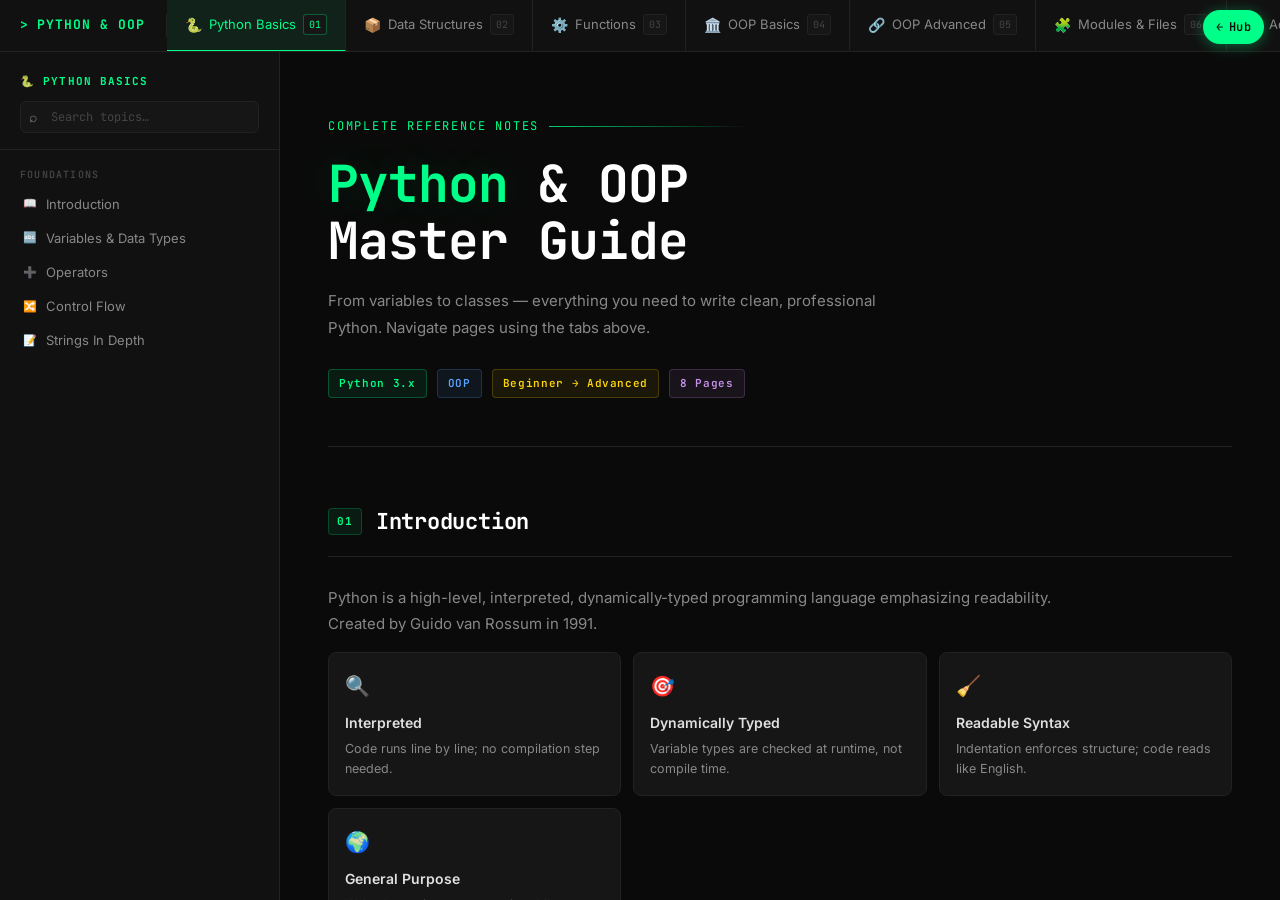
<file: notes/python-oops-notes.html>
<!DOCTYPE html>
<html lang="en">
<head>
<meta charset="UTF-8">
<meta name="viewport" content="width=device-width, initial-scale=1.0">
<title>Python & OOP — Complete Notes</title>
<style>
  @import url('https://fonts.googleapis.com/css2?family=JetBrains+Mono:wght@300;400;500;600;700&family=Inter:wght@300;400;500;600;700&display=swap');

  :root {
    --bg: #0a0a0a;
    --bg2: #111111;
    --bg3: #161616;
    --border: #222222;
    --green: #00ff88;
    --green-dim: #00cc6a;
    --green-glow: rgba(0,255,136,0.15);
    --green-subtle: rgba(0,255,136,0.07);
    --yellow: #ffd60a;
    --blue: #58a6ff;
    --red: #ff6b6b;
    --purple: #c792ea;
    --orange: #ffab40;
    --text: #e0e0e0;
    --text-dim: #888;
    --text-faint: #444;
    --mono: 'JetBrains Mono', monospace;
    --sans: 'Inter', sans-serif;
    --sidebar-w: 280px;
    --topnav-h: 52px;
  }

  * { margin: 0; padding: 0; box-sizing: border-box; }
  html { scroll-behavior: smooth; }
  body { background: var(--bg); color: var(--text); font-family: var(--sans); font-size: 15px; line-height: 1.7; display: flex; flex-direction: column; height: 100vh; overflow: hidden; }

  /* ── TOP NAV (PAGES) ── */
  #topnav {
    position: fixed; top: 0; left: 0; right: 0; height: var(--topnav-h);
    background: var(--bg2); border-bottom: 1px solid var(--border);
    display: flex; align-items: center; z-index: 200; overflow-x: auto;
    scrollbar-width: none;
  }
  #topnav::-webkit-scrollbar { display: none; }

  .nav-logo {
    font-family: var(--mono); font-size: 13px; font-weight: 700;
    color: var(--green); letter-spacing: .08em; text-transform: uppercase;
    padding: 0 20px; white-space: nowrap; display: flex; align-items: center; gap: 8px;
    border-right: 1px solid var(--border); flex-shrink: 0;
  }
  .nav-logo::before { content: '>'; animation: blink 1.1s step-end infinite; }
  @keyframes blink { 0%,100%{opacity:1} 50%{opacity:0} }

  .page-tabs { display: flex; align-items: stretch; height: var(--topnav-h); }

  .page-tab {
    display: flex; align-items: center; gap: 7px;
    padding: 0 18px; font-family: var(--sans); font-size: 13px;
    color: var(--text-dim); cursor: pointer; white-space: nowrap;
    border-bottom: 2px solid transparent; border-right: 1px solid var(--border);
    transition: all .18s; user-select: none; flex-shrink: 0;
  }
  .page-tab:hover { color: var(--text); background: var(--green-subtle); }
  .page-tab.active { color: var(--green); border-bottom-color: var(--green); background: var(--green-subtle); }
  .page-tab .tab-icon { font-size: 14px; }
  .page-tab .tab-num {
    font-family: var(--mono); font-size: 10px; color: var(--text-faint);
    background: var(--bg3); border: 1px solid var(--border);
    padding: 1px 5px; border-radius: 3px;
  }
  .page-tab.active .tab-num { color: var(--green); border-color: rgba(0,255,136,.3); }

  /* ── LAYOUT ── */
  #layout {
    display: flex; margin-top: var(--topnav-h); height: calc(100vh - var(--topnav-h)); overflow: hidden;
  }

  /* ── SIDEBAR ── */
  #sidebar {
    width: var(--sidebar-w); background: var(--bg2);
    border-right: 1px solid var(--border); overflow-y: auto;
    flex-shrink: 0; transition: transform .3s;
  }
  #sidebar::-webkit-scrollbar { width: 4px; }
  #sidebar::-webkit-scrollbar-track { background: var(--bg2); }
  #sidebar::-webkit-scrollbar-thumb { background: var(--border); border-radius: 2px; }

  .sidebar-header {
    padding: 20px 20px 16px; border-bottom: 1px solid var(--border);
    position: sticky; top: 0; background: var(--bg2); z-index: 1;
  }
  .sidebar-page-title {
    font-family: var(--mono); font-size: 11px; font-weight: 700;
    color: var(--green); letter-spacing: .1em; text-transform: uppercase;
    margin-bottom: 10px;
  }
  .sidebar-search { position: relative; }
  .sidebar-search input {
    width: 100%; background: var(--bg3); border: 1px solid var(--border);
    border-radius: 6px; color: var(--text); font-family: var(--mono);
    font-size: 12px; padding: 7px 10px 7px 30px; outline: none; transition: border-color .2s;
  }
  .sidebar-search input:focus { border-color: var(--green); }
  .sidebar-search input::placeholder { color: var(--text-faint); }
  .sidebar-search::before {
    content: '⌕'; position: absolute; left: 9px; top: 50%;
    transform: translateY(-50%); color: var(--text-dim); font-size: 14px; pointer-events: none;
  }

  .toc-section { padding: 8px 0; }
  .toc-section-label {
    font-family: var(--mono); font-size: 10px; font-weight: 600;
    letter-spacing: .12em; text-transform: uppercase; color: var(--text-faint);
    padding: 8px 20px 4px;
  }
  .toc-link {
    display: flex; align-items: center; gap: 8px; padding: 6px 20px;
    color: var(--text-dim); text-decoration: none; font-size: 13px;
    font-family: var(--sans); border-left: 2px solid transparent;
    transition: all .15s; cursor: pointer;
  }
  .toc-link:hover, .toc-link.active {
    color: var(--green); border-left-color: var(--green); background: var(--green-subtle);
  }
  .toc-link .toc-icon { font-size: 11px; width: 16px; text-align: center; flex-shrink: 0; }

  /* ── MAIN CONTENT ── */
  #main {
    flex: 1; overflow-y: auto; padding: 0 48px 80px; min-width: 0;
  }
  #main::-webkit-scrollbar { width: 6px; }
  #main::-webkit-scrollbar-track { background: var(--bg); }
  #main::-webkit-scrollbar-thumb { background: var(--border); border-radius: 3px; }

  /* ── PAGES ── */
  .page { display: none; }
  .page.active { display: block; }

  /* ── HERO ── */
  .hero { padding: 64px 0 48px; border-bottom: 1px solid var(--border); margin-bottom: 56px; }
  .hero-eyebrow {
    font-family: var(--mono); font-size: 12px; color: var(--green);
    letter-spacing: .15em; text-transform: uppercase; margin-bottom: 20px;
    display: flex; align-items: center; gap: 10px;
  }
  .hero-eyebrow::after {
    content: ''; flex: 1; height: 1px;
    background: linear-gradient(to right, var(--green-dim), transparent); max-width: 200px;
  }
  .hero h1 {
    font-family: var(--mono); font-size: clamp(32px, 4vw, 58px);
    font-weight: 700; line-height: 1.1; letter-spacing: -.02em; color: #fff; margin-bottom: 18px;
  }
  .hero h1 span { color: var(--green); text-shadow: 0 0 40px var(--green-glow); }
  .hero-desc { font-size: 15px; color: var(--text-dim); max-width: 600px; line-height: 1.8; margin-bottom: 28px; }
  .hero-badges { display: flex; gap: 10px; flex-wrap: wrap; }
  .badge { font-family: var(--mono); font-size: 11px; font-weight: 600; padding: 4px 10px; border-radius: 4px; letter-spacing: .06em; }
  .badge-green { background: var(--green-subtle); color: var(--green); border: 1px solid rgba(0,255,136,.25); }
  .badge-blue { background: rgba(88,166,255,.08); color: var(--blue); border: 1px solid rgba(88,166,255,.2); }
  .badge-yellow { background: rgba(255,214,10,.07); color: var(--yellow); border: 1px solid rgba(255,214,10,.2); }
  .badge-purple { background: rgba(199,146,234,.08); color: var(--purple); border: 1px solid rgba(199,146,234,.2); }

  /* ── SECTIONS ── */
  .section { margin-bottom: 64px; scroll-margin-top: 20px; }
  .section-header {
    display: flex; align-items: center; gap: 14px;
    margin-bottom: 28px; padding-bottom: 16px; border-bottom: 1px solid var(--border);
  }
  .section-num {
    font-family: var(--mono); font-size: 11px; color: var(--green);
    background: var(--green-subtle); border: 1px solid rgba(0,255,136,.2);
    padding: 3px 8px; border-radius: 4px; font-weight: 700; letter-spacing: .08em; flex-shrink: 0;
  }
  .section h2 { font-family: var(--mono); font-size: 22px; font-weight: 700; color: #fff; letter-spacing: -.01em; }
  .section h3 {
    font-family: var(--sans); font-size: 16px; font-weight: 600; color: var(--text);
    margin: 28px 0 12px; display: flex; align-items: center; gap: 8px;
  }
  .section h3::before { content: '//'; font-family: var(--mono); color: var(--green-dim); font-size: 13px; font-weight: 400; }
  .section p { color: var(--text-dim); margin-bottom: 14px; max-width: 760px; }

  /* ── CODE BLOCK ── */
  .code-block { background: var(--bg3); border: 1px solid var(--border); border-radius: 8px; overflow: hidden; margin: 16px 0; }
  .code-header {
    display: flex; align-items: center; justify-content: space-between;
    padding: 10px 16px; background: var(--bg2); border-bottom: 1px solid var(--border);
    font-family: var(--mono); font-size: 11px; color: var(--text-faint);
  }
  .code-header .dots { display: flex; gap: 6px; }
  .code-header .dot { width: 10px; height: 10px; border-radius: 50%; }
  .dot-r { background: #ff5f57; } .dot-y { background: #febc2e; } .dot-g { background: #28c840; }
  .copy-btn {
    background: none; border: 1px solid var(--border); color: var(--text-faint);
    font-family: var(--mono); font-size: 10px; padding: 3px 8px;
    border-radius: 4px; cursor: pointer; transition: all .15s; letter-spacing: .06em;
  }
  .copy-btn:hover { border-color: var(--green); color: var(--green); }
  .copy-btn.copied { border-color: var(--green); color: var(--green); }
  .code-block pre {
    padding: 20px; overflow-x: auto; font-family: var(--mono);
    font-size: 13.5px; line-height: 1.8; color: var(--text);
  }
  .code-block pre::-webkit-scrollbar { height: 4px; }
  .code-block pre::-webkit-scrollbar-thumb { background: var(--border); border-radius: 2px; }

  .kw { color: var(--purple); } /* keyword */
  .fn { color: var(--blue); }   /* function/method */
  .str { color: var(--yellow); }
  .cmt { color: var(--text-faint); font-style: italic; }
  .num { color: var(--orange); }
  .cls { color: var(--green); }  /* class name */
  .op  { color: var(--red); }    /* operator */
  .out { color: var(--purple); }
  .dec { color: var(--orange); } /* decorator */

  /* ── INFO BOXES ── */
  .info-box {
    border-radius: 8px; padding: 16px 18px; margin: 16px 0;
    display: flex; gap: 12px; align-items: flex-start; font-size: 14px; max-width: 760px;
  }
  .info-box .icon { font-size: 16px; flex-shrink: 0; margin-top: 2px; }
  .info-box-content { color: var(--text-dim); line-height: 1.7; }
  .info-box-content strong { color: var(--text); font-weight: 600; }
  .tip { background: rgba(0,255,136,.06); border: 1px solid rgba(0,255,136,.2); }
  .warning { background: rgba(255,214,10,.06); border: 1px solid rgba(255,214,10,.2); }
  .note { background: rgba(88,166,255,.06); border: 1px solid rgba(88,166,255,.2); }
  .danger { background: rgba(255,107,107,.06); border: 1px solid rgba(255,107,107,.2); }

  /* ── TABLE ── */
  .table-wrap { overflow-x: auto; margin: 16px 0; }
  table { width: 100%; border-collapse: collapse; font-size: 13.5px; font-family: var(--mono); }
  th { background: var(--bg3); color: var(--green); font-weight: 600; font-size: 11px; letter-spacing: .08em; text-transform: uppercase; padding: 10px 14px; text-align: left; border-bottom: 1px solid var(--border); }
  td { padding: 9px 14px; border-bottom: 1px solid var(--border); color: var(--text-dim); vertical-align: top; }
  td:first-child { color: var(--green-dim); font-weight: 500; }
  tr:hover td { background: var(--green-subtle); }

  /* ── CARDS ── */
  .card-grid { display: grid; grid-template-columns: repeat(auto-fill, minmax(220px, 1fr)); gap: 12px; margin: 16px 0; }
  .card { background: var(--bg3); border: 1px solid var(--border); border-radius: 8px; padding: 16px; transition: border-color .2s; }
  .card:hover { border-color: var(--green); }
  .card .card-icon { font-size: 20px; margin-bottom: 8px; }
  .card .card-title { font-weight: 600; font-size: 14px; color: var(--text); margin-bottom: 4px; }
  .card .card-desc { font-size: 12.5px; color: var(--text-dim); line-height: 1.6; }

  /* ── STYLED LIST ── */
  .styled-list { list-style: none; padding: 0; margin: 12px 0; max-width: 760px; }
  .styled-list li { padding: 7px 0 7px 22px; color: var(--text-dim); font-size: 14px; border-bottom: 1px solid var(--border); position: relative; }
  .styled-list li:last-child { border-bottom: none; }
  .styled-list li::before { content: '▸'; position: absolute; left: 0; color: var(--green); font-size: 11px; top: 9px; }
  .styled-list li strong { color: var(--text); }

  /* ── FLOW ── */
  .flow { display: flex; align-items: center; gap: 0; margin: 20px 0; flex-wrap: wrap; max-width: 760px; }
  .flow-step { background: var(--bg3); border: 1px solid var(--border); border-radius: 8px; padding: 12px 16px; text-align: center; min-width: 110px; }
  .flow-step .step-label { font-family: var(--mono); font-size: 10px; font-weight: 700; letter-spacing: .1em; text-transform: uppercase; margin-bottom: 4px; color: var(--text-faint); }
  .flow-step .step-name { font-size: 13px; font-weight: 600; color: var(--text); }
  .flow-step.active { border-color: var(--green); background: var(--green-subtle); }
  .flow-step.active .step-label { color: var(--green); }
  .flow-step.active .step-name { color: var(--green); }
  .flow-arrow { font-family: var(--mono); color: var(--text-faint); font-size: 18px; padding: 0 8px; flex-shrink: 0; }

  code { font-family: var(--mono); font-size: 12.5px; background: var(--bg3); border: 1px solid var(--border); color: var(--green-dim); padding: 1px 6px; border-radius: 4px; }
  .divider { border: none; border-top: 1px solid var(--border); margin: 40px 0; }

  /* ── BACK TOP ── */
  #back-top { position: fixed; bottom: 28px; right: 28px; background: var(--bg2); border: 1px solid var(--border); color: var(--green); font-family: var(--mono); font-size: 12px; padding: 8px 14px; border-radius: 6px; cursor: pointer; opacity: 0; transition: opacity .3s, border-color .2s; z-index: 50; }
  #back-top.visible { opacity: 1; }
  #back-top:hover { border-color: var(--green); background: var(--green-subtle); }

  /* ── HAMBURGER ── */
  #menu-toggle { display: none; position: fixed; top: 10px; right: 12px; z-index: 300; background: var(--bg2); border: 1px solid var(--border); color: var(--green); font-size: 18px; width: 34px; height: 34px; border-radius: 6px; cursor: pointer; align-items: center; justify-content: center; }
  #overlay { display: none; position: fixed; inset: 0; background: rgba(0,0,0,.6); z-index: 90; margin-top: var(--topnav-h); }

  @media (max-width: 900px) {
    #sidebar { position: fixed; top: var(--topnav-h); bottom: 0; left: 0; z-index: 100; transform: translateX(-100%); }
    #sidebar.open { transform: translateX(0); }
    #menu-toggle { display: flex; }
    #overlay.show { display: block; }
    #main { padding: 24px 20px 60px; }
    .page-tab span.tab-label { display: none; }
  }
</style>
</head>
<body>

<!-- TOP PAGE NAV -->
<nav id="topnav">
  <div class="nav-logo">Python &amp; OOP</div>
  <div class="page-tabs">
    <div class="page-tab active" onclick="switchPage('p1',this)">
      <span class="tab-icon">🐍</span><span class="tab-label">Python Basics</span><span class="tab-num">01</span>
    </div>
    <div class="page-tab" onclick="switchPage('p2',this)">
      <span class="tab-icon">📦</span><span class="tab-label">Data Structures</span><span class="tab-num">02</span>
    </div>
    <div class="page-tab" onclick="switchPage('p3',this)">
      <span class="tab-icon">⚙️</span><span class="tab-label">Functions</span><span class="tab-num">03</span>
    </div>
    <div class="page-tab" onclick="switchPage('p4',this)">
      <span class="tab-icon">🏛️</span><span class="tab-label">OOP Basics</span><span class="tab-num">04</span>
    </div>
    <div class="page-tab" onclick="switchPage('p5',this)">
      <span class="tab-icon">🔗</span><span class="tab-label">OOP Advanced</span><span class="tab-num">05</span>
    </div>
    <div class="page-tab" onclick="switchPage('p6',this)">
      <span class="tab-icon">🧩</span><span class="tab-label">Modules & Files</span><span class="tab-num">06</span>
    </div>
    <div class="page-tab" onclick="switchPage('p7',this)">
      <span class="tab-icon">⚡</span><span class="tab-label">Advanced Python</span><span class="tab-num">07</span>
    </div>
    <div class="page-tab" onclick="switchPage('p8',this)">
      <span class="tab-icon">📋</span><span class="tab-label">Cheatsheet</span><span class="tab-num">08</span>
    </div>
  </div>
</nav>

<button id="menu-toggle" onclick="toggleSidebar()">☰</button>
<div id="overlay" onclick="closeSidebar()"></div>

<div id="layout">

<!-- SIDEBAR -->
<nav id="sidebar">
  <div class="sidebar-header">
    <div class="sidebar-page-title" id="sidebar-title">🐍 Python Basics</div>
    <div class="sidebar-search">
      <input type="text" id="toc-search" placeholder="Search topics…" oninput="filterTOC(this.value)">
    </div>
  </div>
  <div id="toc-content"></div>
</nav>

<!-- MAIN -->
<main id="main">

<!-- ═══════════════════════════════════════════ PAGE 1: PYTHON BASICS ═══════════════════════════════════════════ -->
<div class="page active" id="p1">

  <div class="hero">
    <div class="hero-eyebrow">Complete Reference Notes</div>
    <h1><span>Python</span> &amp; OOP<br>Master Guide</h1>
    <p class="hero-desc">From variables to classes — everything you need to write clean, professional Python. Navigate pages using the tabs above.</p>
    <div class="hero-badges">
      <span class="badge badge-green">Python 3.x</span>
      <span class="badge badge-blue">OOP</span>
      <span class="badge badge-yellow">Beginner → Advanced</span>
      <span class="badge badge-purple">8 Pages</span>
    </div>
  </div>

  <div class="section" id="s1-intro">
    <div class="section-header"><span class="section-num">01</span><h2>Introduction</h2></div>
    <p>Python is a high-level, interpreted, dynamically-typed programming language emphasizing readability. Created by Guido van Rossum in 1991.</p>
    <div class="card-grid">
      <div class="card"><div class="card-icon">🔍</div><div class="card-title">Interpreted</div><div class="card-desc">Code runs line by line; no compilation step needed.</div></div>
      <div class="card"><div class="card-icon">🎯</div><div class="card-title">Dynamically Typed</div><div class="card-desc">Variable types are checked at runtime, not compile time.</div></div>
      <div class="card"><div class="card-icon">🧹</div><div class="card-title">Readable Syntax</div><div class="card-desc">Indentation enforces structure; code reads like English.</div></div>
      <div class="card"><div class="card-icon">🌍</div><div class="card-title">General Purpose</div><div class="card-desc">Web, data science, automation, ML, scripting and more.</div></div>
    </div>
  </div>

  <div class="section" id="s1-vars">
    <div class="section-header"><span class="section-num">02</span><h2>Variables &amp; Data Types</h2></div>
    <p>Python variables are created by assignment. No type declaration needed.</p>
    <div class="code-block">
      <div class="code-header"><div class="dots"><div class="dot dot-r"></div><div class="dot dot-y"></div><div class="dot dot-g"></div></div><span>variables &amp; types</span><button class="copy-btn" onclick="copyCode(this)">COPY</button></div>
      <pre><span class="cmt"># Integers</span>
age = <span class="num">25</span>
big = <span class="num">1_000_000</span>          <span class="cmt"># underscores for readability</span>

<span class="cmt"># Floats</span>
pi = <span class="num">3.14159</span>
sci = <span class="num">1.5e10</span>             <span class="cmt"># scientific notation</span>

<span class="cmt"># Strings</span>
name = <span class="str">"Alice"</span>
multi = <span class="str">"""This is
a multi-line string"""</span>
fstr = <span class="str">f"Hello, {name}!"</span>  <span class="cmt"># f-string (Python 3.6+)</span>

<span class="cmt"># Booleans</span>
is_active = <span class="kw">True</span>
is_done = <span class="kw">False</span>

<span class="cmt"># None</span>
result = <span class="kw">None</span>

<span class="cmt"># Type checking</span>
<span class="fn">type</span>(age)     <span class="cmt"># &lt;class 'int'&gt;</span>
<span class="fn">isinstance</span>(pi, <span class="fn">float</span>)  <span class="cmt"># True</span></pre>
    </div>

    <h3>Type Conversion</h3>
    <div class="code-block">
      <div class="code-header"><div class="dots"><div class="dot dot-r"></div><div class="dot dot-y"></div><div class="dot dot-g"></div></div><span>type casting</span><button class="copy-btn" onclick="copyCode(this)">COPY</button></div>
      <pre><span class="fn">int</span>(<span class="str">"42"</span>)       <span class="cmt"># → 42</span>
<span class="fn">float</span>(<span class="str">"3.14"</span>)   <span class="cmt"># → 3.14</span>
<span class="fn">str</span>(<span class="num">100</span>)        <span class="cmt"># → "100"</span>
<span class="fn">bool</span>(<span class="num">0</span>)         <span class="cmt"># → False  (0, "", [], None, {} → False)</span>
<span class="fn">list</span>(<span class="str">"abc"</span>)     <span class="cmt"># → ['a', 'b', 'c']</span></pre>
    </div>

    <div class="table-wrap">
      <table>
        <thead><tr><th>Type</th><th>Example</th><th>Mutable</th><th>Notes</th></tr></thead>
        <tbody>
          <tr><td>int</td><td>42, -5, 0</td><td>No</td><td>Arbitrary precision</td></tr>
          <tr><td>float</td><td>3.14, 1e10</td><td>No</td><td>64-bit double</td></tr>
          <tr><td>str</td><td>"hello"</td><td>No</td><td>Unicode by default</td></tr>
          <tr><td>bool</td><td>True / False</td><td>No</td><td>Subclass of int</td></tr>
          <tr><td>list</td><td>[1, 2, 3]</td><td>Yes</td><td>Ordered, indexed</td></tr>
          <tr><td>tuple</td><td>(1, 2, 3)</td><td>No</td><td>Immutable list</td></tr>
          <tr><td>dict</td><td>{"k": "v"}</td><td>Yes</td><td>Key-value pairs</td></tr>
          <tr><td>set</td><td>{1, 2, 3}</td><td>Yes</td><td>Unique values only</td></tr>
          <tr><td>NoneType</td><td>None</td><td>—</td><td>Absence of value</td></tr>
        </tbody>
      </table>
    </div>
  </div>

  <div class="section" id="s1-ops">
    <div class="section-header"><span class="section-num">03</span><h2>Operators</h2></div>
    <div class="code-block">
      <div class="code-header"><div class="dots"><div class="dot dot-r"></div><div class="dot dot-y"></div><div class="dot dot-g"></div></div><span>operators</span><button class="copy-btn" onclick="copyCode(this)">COPY</button></div>
      <pre><span class="cmt"># Arithmetic</span>
<span class="num">10</span> + <span class="num">3</span>   <span class="cmt"># 13</span>
<span class="num">10</span> - <span class="num">3</span>   <span class="cmt"># 7</span>
<span class="num">10</span> * <span class="num">3</span>   <span class="cmt"># 30</span>
<span class="num">10</span> / <span class="num">3</span>   <span class="cmt"># 3.333... (true division)</span>
<span class="num">10</span> // <span class="num">3</span>  <span class="cmt"># 3       (floor division)</span>
<span class="num">10</span> % <span class="num">3</span>   <span class="cmt"># 1       (modulo)</span>
<span class="num">2</span> ** <span class="num">8</span>   <span class="cmt"># 256     (exponent)</span>

<span class="cmt"># Comparison  → always returns bool</span>
x == y  <span class="op">|</span>  x != y  <span class="op">|</span>  x &gt; y  <span class="op">|</span>  x &lt; y  <span class="op">|</span>  x &gt;= y  <span class="op">|</span>  x &lt;= y

<span class="cmt"># Logical</span>
<span class="kw">True</span> <span class="kw">and</span> <span class="kw">False</span>   <span class="cmt"># False</span>
<span class="kw">True</span> <span class="kw">or</span> <span class="kw">False</span>    <span class="cmt"># True</span>
<span class="kw">not</span> <span class="kw">True</span>         <span class="cmt"># False</span>

<span class="cmt"># Identity &amp; Membership</span>
x <span class="kw">is</span> y           <span class="cmt"># same object in memory</span>
x <span class="kw">is not</span> y
<span class="num">3</span> <span class="kw">in</span> [<span class="num">1</span>, <span class="num">2</span>, <span class="num">3</span>]   <span class="cmt"># True</span>

<span class="cmt"># Augmented assignment</span>
x += <span class="num">5</span>  <span class="op">|</span>  x -= <span class="num">5</span>  <span class="op">|</span>  x *= <span class="num">2</span>  <span class="op">|</span>  x //= <span class="num">2</span></pre>
    </div>
  </div>

  <div class="section" id="s1-control">
    <div class="section-header"><span class="section-num">04</span><h2>Control Flow</h2></div>
    <div class="code-block">
      <div class="code-header"><div class="dots"><div class="dot dot-r"></div><div class="dot dot-y"></div><div class="dot dot-g"></div></div><span>if / elif / else</span><button class="copy-btn" onclick="copyCode(this)">COPY</button></div>
      <pre>score = <span class="num">85</span>

<span class="kw">if</span> score >= <span class="num">90</span>:
    <span class="fn">print</span>(<span class="str">"A grade"</span>)
<span class="kw">elif</span> score >= <span class="num">75</span>:
    <span class="fn">print</span>(<span class="str">"B grade"</span>)
<span class="kw">elif</span> score >= <span class="num">60</span>:
    <span class="fn">print</span>(<span class="str">"C grade"</span>)
<span class="kw">else</span>:
    <span class="fn">print</span>(<span class="str">"Fail"</span>)

<span class="cmt"># Ternary / conditional expression</span>
label = <span class="str">"Pass"</span> <span class="kw">if</span> score >= <span class="num">60</span> <span class="kw">else</span> <span class="str">"Fail"</span>

<span class="cmt"># match-case (Python 3.10+) — like switch</span>
<span class="kw">match</span> score:
    <span class="kw">case</span> <span class="num">100</span>: <span class="fn">print</span>(<span class="str">"Perfect!"</span>)
    <span class="kw">case</span> x <span class="kw">if</span> x >= <span class="num">90</span>: <span class="fn">print</span>(<span class="str">"A"</span>)
    <span class="kw">case</span> _: <span class="fn">print</span>(<span class="str">"Other"</span>)</pre>
    </div>

    <h3>Loops</h3>
    <div class="code-block">
      <div class="code-header"><div class="dots"><div class="dot dot-r"></div><div class="dot dot-y"></div><div class="dot dot-g"></div></div><span>for / while loops</span><button class="copy-btn" onclick="copyCode(this)">COPY</button></div>
      <pre><span class="cmt"># for loop</span>
<span class="kw">for</span> i <span class="kw">in</span> <span class="fn">range</span>(<span class="num">5</span>):       <span class="cmt"># 0, 1, 2, 3, 4</span>
    <span class="fn">print</span>(i)

<span class="kw">for</span> i <span class="kw">in</span> <span class="fn">range</span>(<span class="num">1</span>, <span class="num">10</span>, <span class="num">2</span>):  <span class="cmt"># 1, 3, 5, 7, 9</span>
    <span class="fn">print</span>(i)

<span class="kw">for</span> item <span class="kw">in</span> [<span class="str">"a"</span>, <span class="str">"b"</span>, <span class="str">"c"</span>]:
    <span class="fn">print</span>(item)

<span class="kw">for</span> idx, val <span class="kw">in</span> <span class="fn">enumerate</span>([<span class="str">"x"</span>, <span class="str">"y"</span>]):
    <span class="fn">print</span>(idx, val)         <span class="cmt"># 0 x / 1 y</span>

<span class="cmt"># while loop</span>
count = <span class="num">0</span>
<span class="kw">while</span> count < <span class="num">5</span>:
    count += <span class="num">1</span>

<span class="cmt"># break / continue / else</span>
<span class="kw">for</span> n <span class="kw">in</span> <span class="fn">range</span>(<span class="num">10</span>):
    <span class="kw">if</span> n == <span class="num">3</span>: <span class="kw">continue</span>    <span class="cmt"># skip 3</span>
    <span class="kw">if</span> n == <span class="num">7</span>: <span class="kw">break</span>       <span class="cmt"># stop at 7</span>
<span class="kw">else</span>:                       <span class="cmt"># runs if no break</span>
    <span class="fn">print</span>(<span class="str">"completed"</span>)</pre>
    </div>

    <div class="info-box tip"><span class="icon">💡</span><div class="info-box-content"><strong>Loop tip:</strong> Prefer <code>for item in iterable</code> over index-based loops. Use <code>enumerate()</code> when you need both index and value, and <code>zip()</code> to iterate two sequences in parallel.</div></div>
  </div>

  <div class="section" id="s1-strings">
    <div class="section-header"><span class="section-num">05</span><h2>Strings In Depth</h2></div>
    <div class="code-block">
      <div class="code-header"><div class="dots"><div class="dot dot-r"></div><div class="dot dot-y"></div><div class="dot dot-g"></div></div><span>string methods</span><button class="copy-btn" onclick="copyCode(this)">COPY</button></div>
      <pre>s = <span class="str">"  Hello, World!  "</span>

s.<span class="fn">strip</span>()           <span class="cmt"># "Hello, World!"</span>
s.<span class="fn">lower</span>()           <span class="cmt"># "  hello, world!  "</span>
s.<span class="fn">upper</span>()           <span class="cmt"># "  HELLO, WORLD!  "</span>
s.<span class="fn">replace</span>(<span class="str">"World"</span>, <span class="str">"Python"</span>)
s.<span class="fn">split</span>(<span class="str">","</span>)         <span class="cmt"># ['  Hello', ' World!  ']</span>
s.<span class="fn">find</span>(<span class="str">"World"</span>)     <span class="cmt"># 9 (index, -1 if not found)</span>
s.<span class="fn">startswith</span>(<span class="str">"  H"</span>) <span class="cmt"># True</span>
s.<span class="fn">endswith</span>(<span class="str">"!  "</span>)  <span class="cmt"># True</span>
s.<span class="fn">count</span>(<span class="str">"l"</span>)        <span class="cmt"># 3</span>

<span class="str">", "</span>.<span class="fn">join</span>([<span class="str">"a"</span>, <span class="str">"b"</span>, <span class="str">"c"</span>])  <span class="cmt"># "a, b, c"</span>

<span class="cmt"># Slicing</span>
s = <span class="str">"Python"</span>
s[<span class="num">0</span>]      <span class="cmt"># "P"</span>
s[-<span class="num">1</span>]     <span class="cmt"># "n"</span>
s[<span class="num">1</span>:<span class="num">4</span>]    <span class="cmt"># "yth"</span>
s[::-<span class="num">1</span>]   <span class="cmt"># "nohtyP" (reversed)</span>

<span class="cmt"># f-strings (recommended)</span>
name, age = <span class="str">"Alice"</span>, <span class="num">30</span>
<span class="fn">print</span>(<span class="str">f"{name} is {age} years old"</span>)
<span class="fn">print</span>(<span class="str">f"{3.14159:.2f}"</span>)   <span class="cmt"># "3.14" — format spec</span>
<span class="fn">print</span>(<span class="str">f"{1000000:,}"</span>)     <span class="cmt"># "1,000,000"</span></pre>
    </div>
  </div>

</div><!-- /page 1 -->


<!-- ═══════════════════════════════════════════ PAGE 2: DATA STRUCTURES ═══════════════════════════════════════════ -->
<div class="page" id="p2">
  <div class="hero">
    <div class="hero-eyebrow">Page 02</div>
    <h1><span>Data</span> Structures</h1>
    <p class="hero-desc">Lists, tuples, dictionaries, sets — Python's built-in collection types explained with practical examples.</p>
    <div class="hero-badges">
      <span class="badge badge-green">Lists</span>
      <span class="badge badge-blue">Dicts</span>
      <span class="badge badge-yellow">Sets &amp; Tuples</span>
    </div>
  </div>

  <div class="section" id="s2-lists">
    <div class="section-header"><span class="section-num">01</span><h2>Lists</h2></div>
    <p>Ordered, mutable, allow duplicates. The most versatile Python collection.</p>
    <div class="code-block">
      <div class="code-header"><div class="dots"><div class="dot dot-r"></div><div class="dot dot-y"></div><div class="dot dot-g"></div></div><span>list operations</span><button class="copy-btn" onclick="copyCode(this)">COPY</button></div>
      <pre>nums = [<span class="num">3</span>, <span class="num">1</span>, <span class="num">4</span>, <span class="num">1</span>, <span class="num">5</span>, <span class="num">9</span>]

<span class="cmt"># Access &amp; slice</span>
nums[<span class="num">0</span>]        <span class="cmt"># 3</span>
nums[-<span class="num">1</span>]       <span class="cmt"># 9</span>
nums[<span class="num">1</span>:<span class="num">4</span>]      <span class="cmt"># [1, 4, 1]</span>
nums[::<span class="num">2</span>]      <span class="cmt"># [3, 4, 5]  (every 2nd)</span>

<span class="cmt"># Mutate</span>
nums.<span class="fn">append</span>(<span class="num">2</span>)           <span class="cmt"># add to end</span>
nums.<span class="fn">insert</span>(<span class="num">0</span>, <span class="num">99</span>)       <span class="cmt"># insert at index</span>
nums.<span class="fn">extend</span>([<span class="num">7</span>, <span class="num">8</span>])      <span class="cmt"># add multiple</span>
nums.<span class="fn">remove</span>(<span class="num">1</span>)           <span class="cmt"># removes first 1</span>
popped = nums.<span class="fn">pop</span>()      <span class="cmt"># removes & returns last</span>
nums.<span class="fn">pop</span>(<span class="num">2</span>)              <span class="cmt"># pop at index 2</span>
<span class="kw">del</span> nums[<span class="num">0</span>]              <span class="cmt"># delete by index</span>
nums.<span class="fn">clear</span>()             <span class="cmt"># empty the list</span>

<span class="cmt"># Search &amp; sort</span>
nums.<span class="fn">index</span>(<span class="num">4</span>)    <span class="cmt"># first index of 4</span>
nums.<span class="fn">count</span>(<span class="num">1</span>)    <span class="cmt"># count occurrences</span>
nums.<span class="fn">sort</span>()      <span class="cmt"># in-place ascending</span>
nums.<span class="fn">sort</span>(reverse=<span class="kw">True</span>)
nums.<span class="fn">reverse</span>()
<span class="fn">sorted</span>(nums)     <span class="cmt"># returns new sorted list</span>

<span class="cmt"># List comprehension</span>
squares = [x**<span class="num">2</span> <span class="kw">for</span> x <span class="kw">in</span> <span class="fn">range</span>(<span class="num">10</span>)]
evens   = [x <span class="kw">for</span> x <span class="kw">in</span> <span class="fn">range</span>(<span class="num">20</span>) <span class="kw">if</span> x % <span class="num">2</span> == <span class="num">0</span>]
matrix  = [[i*j <span class="kw">for</span> j <span class="kw">in</span> <span class="fn">range</span>(<span class="num">3</span>)] <span class="kw">for</span> i <span class="kw">in</span> <span class="fn">range</span>(<span class="num">3</span>)]</pre>
    </div>
  </div>

  <div class="section" id="s2-tuples">
    <div class="section-header"><span class="section-num">02</span><h2>Tuples</h2></div>
    <p>Ordered, immutable sequences. Use when data should not change.</p>
    <div class="code-block">
      <div class="code-header"><div class="dots"><div class="dot dot-r"></div><div class="dot dot-y"></div><div class="dot dot-g"></div></div><span>tuples</span><button class="copy-btn" onclick="copyCode(this)">COPY</button></div>
      <pre>point = (<span class="num">10</span>, <span class="num">20</span>)
single = (<span class="num">42</span>,)          <span class="cmt"># trailing comma = tuple</span>
empty  = ()

<span class="cmt"># Unpacking</span>
x, y = point
a, *rest = (<span class="num">1</span>, <span class="num">2</span>, <span class="num">3</span>, <span class="num">4</span>)   <span class="cmt"># a=1, rest=[2,3,4]</span>
first, *_, last = (<span class="num">1</span>, <span class="num">2</span>, <span class="num">3</span>, <span class="num">4</span>)

<span class="cmt"># Named tuple — like a lightweight class</span>
<span class="kw">from</span> collections <span class="kw">import</span> namedtuple
Point = <span class="fn">namedtuple</span>(<span class="str">'Point'</span>, [<span class="str">'x'</span>, <span class="str">'y'</span>])
p = <span class="fn">Point</span>(<span class="num">3</span>, <span class="num">4</span>)
p.x   <span class="cmt"># 3</span>

<span class="cmt"># Tuples as dict keys (lists cannot be)</span>
grid = {(<span class="num">0</span>, <span class="num">0</span>): <span class="str">"origin"</span>, (<span class="num">1</span>, <span class="num">0</span>): <span class="str">"right"</span>}</pre>
    </div>
  </div>

  <div class="section" id="s2-dicts">
    <div class="section-header"><span class="section-num">03</span><h2>Dictionaries</h2></div>
    <p>Key-value store. Keys must be hashable (immutable). Ordered from Python 3.7+.</p>
    <div class="code-block">
      <div class="code-header"><div class="dots"><div class="dot dot-r"></div><div class="dot dot-y"></div><div class="dot dot-g"></div></div><span>dict operations</span><button class="copy-btn" onclick="copyCode(this)">COPY</button></div>
      <pre>person = {<span class="str">"name"</span>: <span class="str">"Alice"</span>, <span class="str">"age"</span>: <span class="num">30</span>, <span class="str">"city"</span>: <span class="str">"NYC"</span>}

<span class="cmt"># Access</span>
person[<span class="str">"name"</span>]               <span class="cmt"># "Alice"</span>
person.<span class="fn">get</span>(<span class="str">"salary"</span>, <span class="num">0</span>)      <span class="cmt"># 0 (default, no KeyError)</span>

<span class="cmt"># Mutate</span>
person[<span class="str">"email"</span>] = <span class="str">"a@b.com"</span>  <span class="cmt"># add/update</span>
person.<span class="fn">update</span>({<span class="str">"age"</span>: <span class="num">31</span>, <span class="str">"job"</span>: <span class="str">"Dev"</span>})
<span class="kw">del</span> person[<span class="str">"city"</span>]
popped = person.<span class="fn">pop</span>(<span class="str">"job"</span>)   <span class="cmt"># remove &amp; return</span>

<span class="cmt"># Iteration</span>
<span class="kw">for</span> key <span class="kw">in</span> person:  <span class="fn">print</span>(key)
<span class="kw">for</span> val <span class="kw">in</span> person.<span class="fn">values</span>(): ...
<span class="kw">for</span> k, v <span class="kw">in</span> person.<span class="fn">items</span>(): ...

<span class="cmt"># Dict comprehension</span>
sq = {x: x**<span class="num">2</span> <span class="kw">for</span> x <span class="kw">in</span> <span class="fn">range</span>(<span class="num">5</span>)}  <span class="cmt"># {0:0, 1:1, ...}</span>

<span class="cmt"># Merge dicts (Python 3.9+)</span>
merged = dict1 | dict2

<span class="cmt"># setdefault — init key if missing</span>
person.<span class="fn">setdefault</span>(<span class="str">"score"</span>, []).<span class="fn">append</span>(<span class="num">95</span>)

<span class="cmt"># defaultdict — auto-init</span>
<span class="kw">from</span> collections <span class="kw">import</span> defaultdict
dd = <span class="fn">defaultdict</span>(<span class="fn">list</span>)
dd[<span class="str">"group"</span>].<span class="fn">append</span>(<span class="str">"item"</span>)  <span class="cmt"># no KeyError</span></pre>
    </div>
  </div>

  <div class="section" id="s2-sets">
    <div class="section-header"><span class="section-num">04</span><h2>Sets</h2></div>
    <p>Unordered collection of unique, hashable items. Great for membership testing and math operations.</p>
    <div class="code-block">
      <div class="code-header"><div class="dots"><div class="dot dot-r"></div><div class="dot dot-y"></div><div class="dot dot-g"></div></div><span>set operations</span><button class="copy-btn" onclick="copyCode(this)">COPY</button></div>
      <pre>a = {<span class="num">1</span>, <span class="num">2</span>, <span class="num">3</span>, <span class="num">4</span>}
b = {<span class="num">3</span>, <span class="num">4</span>, <span class="num">5</span>, <span class="num">6</span>}

a.<span class="fn">add</span>(<span class="num">7</span>)         <span class="cmt"># add element</span>
a.<span class="fn">remove</span>(<span class="num">2</span>)      <span class="cmt"># remove (KeyError if missing)</span>
a.<span class="fn">discard</span>(<span class="num">99</span>)    <span class="cmt"># remove safely (no error)</span>

<span class="cmt"># Set math</span>
a | b           <span class="cmt"># union        {1,2,3,4,5,6}</span>
a &amp; b           <span class="cmt"># intersection {3,4}</span>
a - b           <span class="cmt"># difference   {1,2}</span>
a ^ b           <span class="cmt"># symmetric diff {1,2,5,6}</span>

<span class="cmt"># Fast membership test — O(1)</span>
<span class="num">3</span> <span class="kw">in</span> a           <span class="cmt"># True</span>

<span class="cmt"># Remove duplicates from list</span>
unique = <span class="fn">list</span>(<span class="fn">set</span>([<span class="num">1</span>, <span class="num">2</span>, <span class="num">2</span>, <span class="num">3</span>, <span class="num">3</span>]))</pre>
    </div>
  </div>

  <div class="section" id="s2-comprehensions">
    <div class="section-header"><span class="section-num">05</span><h2>Comprehensions &amp; Generators</h2></div>
    <div class="code-block">
      <div class="code-header"><div class="dots"><div class="dot dot-r"></div><div class="dot dot-y"></div><div class="dot dot-g"></div></div><span>comprehensions</span><button class="copy-btn" onclick="copyCode(this)">COPY</button></div>
      <pre><span class="cmt"># List comprehension</span>
[x**<span class="num">2</span> <span class="kw">for</span> x <span class="kw">in</span> <span class="fn">range</span>(<span class="num">10</span>) <span class="kw">if</span> x % <span class="num">2</span> == <span class="num">0</span>]

<span class="cmt"># Dict comprehension</span>
{k: v.<span class="fn">upper</span>() <span class="kw">for</span> k, v <span class="kw">in</span> words.<span class="fn">items</span>()}

<span class="cmt"># Set comprehension</span>
{x % <span class="num">5</span> <span class="kw">for</span> x <span class="kw">in</span> <span class="fn">range</span>(<span class="num">20</span>)}  <span class="cmt"># {0,1,2,3,4}</span>

<span class="cmt"># Generator expression — lazy, memory-efficient</span>
gen = (x**<span class="num">2</span> <span class="kw">for</span> x <span class="kw">in</span> <span class="fn">range</span>(<span class="num">1000000</span>))
<span class="fn">next</span>(gen)     <span class="cmt"># 0</span>
<span class="fn">next</span>(gen)     <span class="cmt"># 1</span>
<span class="fn">sum</span>(gen)      <span class="cmt"># sums without storing all in memory</span></pre>
    </div>
    <div class="info-box note"><span class="icon">📌</span><div class="info-box-content"><strong>Generator vs List:</strong> Use a generator expression <code>(x for x in ...)</code> when you only need to iterate once and the dataset is large. Use a list <code>[x for x in ...]</code> when you need to access elements multiple times or check length.</div></div>
  </div>
</div><!-- /page 2 -->


<!-- ═══════════════════════════════════════════ PAGE 3: FUNCTIONS ═══════════════════════════════════════════ -->
<div class="page" id="p3">
  <div class="hero">
    <div class="hero-eyebrow">Page 03</div>
    <h1><span>Functions</span></h1>
    <p class="hero-desc">Defining, calling, and mastering Python functions — args, kwargs, lambdas, closures, and decorators.</p>
    <div class="hero-badges">
      <span class="badge badge-green">def</span>
      <span class="badge badge-blue">*args / **kwargs</span>
      <span class="badge badge-yellow">Decorators</span>
    </div>
  </div>

  <div class="section" id="s3-basics">
    <div class="section-header"><span class="section-num">01</span><h2>Defining Functions</h2></div>
    <div class="code-block">
      <div class="code-header"><div class="dots"><div class="dot dot-r"></div><div class="dot dot-y"></div><div class="dot dot-g"></div></div><span>function basics</span><button class="copy-btn" onclick="copyCode(this)">COPY</button></div>
      <pre><span class="cmt"># Basic function</span>
<span class="kw">def</span> <span class="fn">greet</span>(name):
    <span class="str">"""Docstring: Return a greeting string."""</span>
    <span class="kw">return</span> <span class="str">f"Hello, {name}!"</span>

<span class="fn">greet</span>(<span class="str">"Alice"</span>)   <span class="cmt"># "Hello, Alice!"</span>

<span class="cmt"># Default parameters</span>
<span class="kw">def</span> <span class="fn">power</span>(base, exp=<span class="num">2</span>):
    <span class="kw">return</span> base ** exp

<span class="fn">power</span>(<span class="num">3</span>)       <span class="cmt"># 9  (exp defaults to 2)</span>
<span class="fn">power</span>(<span class="num">2</span>, <span class="num">10</span>)   <span class="cmt"># 1024</span>

<span class="cmt"># Multiple return values (returns tuple)</span>
<span class="kw">def</span> <span class="fn">min_max</span>(lst):
    <span class="kw">return</span> <span class="fn">min</span>(lst), <span class="fn">max</span>(lst)

lo, hi = <span class="fn">min_max</span>([<span class="num">3</span>, <span class="num">1</span>, <span class="num">7</span>, <span class="num">2</span>])

<span class="cmt"># Type hints (Python 3.5+) — optional but recommended</span>
<span class="kw">def</span> <span class="fn">add</span>(a: <span class="fn">int</span>, b: <span class="fn">int</span>) -> <span class="fn">int</span>:
    <span class="kw">return</span> a + b</pre>
    </div>
  </div>

  <div class="section" id="s3-args">
    <div class="section-header"><span class="section-num">02</span><h2>*args and **kwargs</h2></div>
    <div class="code-block">
      <div class="code-header"><div class="dots"><div class="dot dot-r"></div><div class="dot dot-y"></div><div class="dot dot-g"></div></div><span>variable arguments</span><button class="copy-btn" onclick="copyCode(this)">COPY</button></div>
      <pre><span class="cmt"># *args — variable positional args (tuple)</span>
<span class="kw">def</span> <span class="fn">total</span>(*numbers):
    <span class="kw">return</span> <span class="fn">sum</span>(numbers)

<span class="fn">total</span>(<span class="num">1</span>, <span class="num">2</span>, <span class="num">3</span>, <span class="num">4</span>)   <span class="cmt"># 10</span>

<span class="cmt"># **kwargs — variable keyword args (dict)</span>
<span class="kw">def</span> <span class="fn">describe</span>(**info):
    <span class="kw">for</span> k, v <span class="kw">in</span> info.<span class="fn">items</span>():
        <span class="fn">print</span>(<span class="str">f"{k}: {v}"</span>)

<span class="fn">describe</span>(name=<span class="str">"Alice"</span>, age=<span class="num">30</span>)

<span class="cmt"># Combined — order matters!</span>
<span class="kw">def</span> <span class="fn">func</span>(pos, /, normal, *, kw_only):
    <span class="kw">pass</span>
<span class="cmt">#         ↑ pos-only  ↑ kw-only</span>

<span class="cmt"># Unpacking when calling</span>
args = [<span class="num">1</span>, <span class="num">2</span>, <span class="num">3</span>]
kwargs = {<span class="str">"sep"</span>: <span class="str">"-"</span>}
<span class="fn">print</span>(*args, **kwargs)   <span class="cmt"># 1-2-3</span></pre>
    </div>
  </div>

  <div class="section" id="s3-lambda">
    <div class="section-header"><span class="section-num">03</span><h2>Lambda Functions</h2></div>
    <p>Anonymous one-liner functions. Best used as short callbacks.</p>
    <div class="code-block">
      <div class="code-header"><div class="dots"><div class="dot dot-r"></div><div class="dot dot-y"></div><div class="dot dot-g"></div></div><span>lambda</span><button class="copy-btn" onclick="copyCode(this)">COPY</button></div>
      <pre><span class="cmt"># lambda args: expression</span>
square = <span class="kw">lambda</span> x: x ** <span class="num">2</span>
add    = <span class="kw">lambda</span> a, b: a + b

<span class="cmt"># Common use: sorting key</span>
people = [(<span class="str">"Alice"</span>, <span class="num">30</span>), (<span class="str">"Bob"</span>, <span class="num">25</span>), (<span class="str">"Eve"</span>, <span class="num">35</span>)]
people.<span class="fn">sort</span>(key=<span class="kw">lambda</span> p: p[<span class="num">1</span>])   <span class="cmt"># sort by age</span>

<span class="cmt"># With map, filter, reduce</span>
nums = [<span class="num">1</span>, <span class="num">2</span>, <span class="num">3</span>, <span class="num">4</span>, <span class="num">5</span>]
<span class="fn">list</span>(<span class="fn">map</span>(<span class="kw">lambda</span> x: x*<span class="num">2</span>, nums))       <span class="cmt"># [2,4,6,8,10]</span>
<span class="fn">list</span>(<span class="fn">filter</span>(<span class="kw">lambda</span> x: x%<span class="num">2</span>==<span class="num">0</span>, nums)) <span class="cmt"># [2,4]</span>

<span class="kw">from</span> functools <span class="kw">import</span> reduce
<span class="fn">reduce</span>(<span class="kw">lambda</span> a, b: a*b, nums)         <span class="cmt"># 120 (factorial)</span></pre>
    </div>
  </div>

  <div class="section" id="s3-closures">
    <div class="section-header"><span class="section-num">04</span><h2>Closures &amp; Scope</h2></div>
    <div class="code-block">
      <div class="code-header"><div class="dots"><div class="dot dot-r"></div><div class="dot dot-y"></div><div class="dot dot-g"></div></div><span>closures &amp; LEGB</span><button class="copy-btn" onclick="copyCode(this)">COPY</button></div>
      <pre><span class="cmt"># LEGB scope: Local → Enclosing → Global → Built-in</span>

x = <span class="str">"global"</span>

<span class="kw">def</span> <span class="fn">outer</span>():
    x = <span class="str">"enclosing"</span>
    <span class="kw">def</span> <span class="fn">inner</span>():
        <span class="fn">print</span>(x)    <span class="cmt"># "enclosing" — closure!</span>
    <span class="kw">return</span> inner

fn = <span class="fn">outer</span>()
<span class="fn">fn</span>()   <span class="cmt"># prints "enclosing"</span>

<span class="cmt"># global &amp; nonlocal keywords</span>
counter = <span class="num">0</span>
<span class="kw">def</span> <span class="fn">increment</span>():
    <span class="kw">global</span> counter
    counter += <span class="num">1</span>

<span class="kw">def</span> <span class="fn">make_counter</span>():
    count = <span class="num">0</span>
    <span class="kw">def</span> <span class="fn">inc</span>():
        <span class="kw">nonlocal</span> count
        count += <span class="num">1</span>
        <span class="kw">return</span> count
    <span class="kw">return</span> inc

c = <span class="fn">make_counter</span>()
<span class="fn">c</span>()  <span class="cmt"># 1</span>
<span class="fn">c</span>()  <span class="cmt"># 2</span></pre>
    </div>
  </div>

  <div class="section" id="s3-decorators">
    <div class="section-header"><span class="section-num">05</span><h2>Decorators</h2></div>
    <p>A decorator wraps a function to extend its behaviour without modifying its source code.</p>
    <div class="code-block">
      <div class="code-header"><div class="dots"><div class="dot dot-r"></div><div class="dot dot-y"></div><div class="dot dot-g"></div></div><span>decorators</span><button class="copy-btn" onclick="copyCode(this)">COPY</button></div>
      <pre><span class="kw">import</span> functools

<span class="kw">def</span> <span class="fn">timer</span>(func):
    <span class="dec">@functools.wraps</span>(func)     <span class="cmt"># preserve metadata</span>
    <span class="kw">def</span> <span class="fn">wrapper</span>(*args, **kwargs):
        <span class="kw">import</span> time
        start = time.<span class="fn">perf_counter</span>()
        result = <span class="fn">func</span>(*args, **kwargs)
        end = time.<span class="fn">perf_counter</span>()
        <span class="fn">print</span>(<span class="str">f"{func.__name__} took {end-start:.4f}s"</span>)
        <span class="kw">return</span> result
    <span class="kw">return</span> wrapper

<span class="dec">@timer</span>
<span class="kw">def</span> <span class="fn">slow_fn</span>():
    <span class="kw">import</span> time; time.<span class="fn">sleep</span>(<span class="num">0.5</span>)

<span class="fn">slow_fn</span>()  <span class="cmt"># slow_fn took 0.5002s</span>

<span class="cmt"># Decorator with arguments</span>
<span class="kw">def</span> <span class="fn">repeat</span>(n):
    <span class="kw">def</span> <span class="fn">decorator</span>(func):
        <span class="dec">@functools.wraps</span>(func)
        <span class="kw">def</span> <span class="fn">wrapper</span>(*args, **kwargs):
            <span class="kw">for</span> _ <span class="kw">in</span> <span class="fn">range</span>(n):
                result = <span class="fn">func</span>(*args, **kwargs)
            <span class="kw">return</span> result
        <span class="kw">return</span> wrapper
    <span class="kw">return</span> decorator

<span class="dec">@repeat</span>(<span class="num">3</span>)
<span class="kw">def</span> <span class="fn">say_hi</span>(): <span class="fn">print</span>(<span class="str">"hi"</span>)
<span class="fn">say_hi</span>()   <span class="cmt"># prints "hi" 3 times</span></pre>
    </div>
  </div>
</div><!-- /page 3 -->


<!-- ═══════════════════════════════════════════ PAGE 4: OOP BASICS ═══════════════════════════════════════════ -->
<div class="page" id="p4">
  <div class="hero">
    <div class="hero-eyebrow">Page 04</div>
    <h1>OOP <span>Basics</span></h1>
    <p class="hero-desc">Classes, objects, constructors, instance vs class variables, methods — everything to get started with Object-Oriented Python.</p>
    <div class="hero-badges">
      <span class="badge badge-green">class</span>
      <span class="badge badge-blue">__init__</span>
      <span class="badge badge-yellow">Methods</span>
    </div>
  </div>

  <div class="section" id="s4-concepts">
    <div class="section-header"><span class="section-num">01</span><h2>OOP Concepts</h2></div>
    <div class="card-grid">
      <div class="card"><div class="card-icon">📦</div><div class="card-title">Encapsulation</div><div class="card-desc">Bundle data (attributes) and behaviour (methods) together. Control access with private/protected.</div></div>
      <div class="card"><div class="card-icon">🧬</div><div class="card-title">Inheritance</div><div class="card-desc">A child class inherits attributes and methods of a parent class, enabling code reuse.</div></div>
      <div class="card"><div class="card-icon">🔀</div><div class="card-title">Polymorphism</div><div class="card-desc">Same interface, different implementations. Method overriding and duck typing.</div></div>
      <div class="card"><div class="card-icon">🎭</div><div class="card-title">Abstraction</div><div class="card-desc">Hide implementation details. Expose only what's necessary via public interfaces.</div></div>
    </div>
  </div>

  <div class="section" id="s4-class">
    <div class="section-header"><span class="section-num">02</span><h2>Creating Classes</h2></div>
    <div class="code-block">
      <div class="code-header"><div class="dots"><div class="dot dot-r"></div><div class="dot dot-y"></div><div class="dot dot-g"></div></div><span>class definition</span><button class="copy-btn" onclick="copyCode(this)">COPY</button></div>
      <pre><span class="kw">class</span> <span class="cls">BankAccount</span>:
    <span class="str">"""A simple bank account class."""</span>

    bank_name = <span class="str">"PyBank"</span>   <span class="cmt"># class variable (shared)</span>
    _count = <span class="num">0</span>             <span class="cmt"># protected class variable</span>

    <span class="kw">def</span> <span class="fn">__init__</span>(self, owner: <span class="fn">str</span>, balance: <span class="fn">float</span> = <span class="num">0</span>):
        <span class="cmt"># instance variables (unique per object)</span>
        self.owner = owner
        self._balance = balance        <span class="cmt"># _name = protected</span>
        self.__id = <span class="cls">BankAccount</span>._count  <span class="cmt"># __name = private</span>
        <span class="cls">BankAccount</span>._count += <span class="num">1</span>

    <span class="cmt"># Instance method</span>
    <span class="kw">def</span> <span class="fn">deposit</span>(self, amount: <span class="fn">float</span>) -> <span class="kw">None</span>:
        <span class="kw">if</span> amount <= <span class="num">0</span>:
            <span class="kw">raise</span> <span class="cls">ValueError</span>(<span class="str">"Amount must be positive"</span>)
        self._balance += amount

    <span class="kw">def</span> <span class="fn">withdraw</span>(self, amount: <span class="fn">float</span>) -> <span class="fn">bool</span>:
        <span class="kw">if</span> amount > self._balance:
            <span class="kw">return</span> <span class="kw">False</span>
        self._balance -= amount
        <span class="kw">return</span> <span class="kw">True</span>

    <span class="cmt"># Class method — works on class, not instance</span>
    <span class="dec">@classmethod</span>
    <span class="kw">def</span> <span class="fn">get_count</span>(cls) -> <span class="fn">int</span>:
        <span class="kw">return</span> cls._count

    <span class="cmt"># Static method — no access to class or instance</span>
    <span class="dec">@staticmethod</span>
    <span class="kw">def</span> <span class="fn">validate_amount</span>(amount) -> <span class="fn">bool</span>:
        <span class="kw">return</span> <span class="fn">isinstance</span>(amount, (int, <span class="fn">float</span>)) <span class="kw">and</span> amount > <span class="num">0</span>

    <span class="cmt"># Property — get balance safely</span>
    <span class="dec">@property</span>
    <span class="kw">def</span> <span class="fn">balance</span>(self) -> <span class="fn">float</span>:
        <span class="kw">return</span> self._balance

    <span class="cmt"># __repr__ — developer representation</span>
    <span class="kw">def</span> <span class="fn">__repr__</span>(self) -> <span class="fn">str</span>:
        <span class="kw">return</span> <span class="str">f"BankAccount(owner={self.owner!r}, balance={self._balance})"</span>

    <span class="cmt"># __str__ — user-friendly string</span>
    <span class="kw">def</span> <span class="fn">__str__</span>(self) -> <span class="fn">str</span>:
        <span class="kw">return</span> <span class="str">f"{self.owner}'s account: ₹{self._balance:,.2f}"</span>

<span class="cmt"># Usage</span>
acc = <span class="cls">BankAccount</span>(<span class="str">"Alice"</span>, <span class="num">1000</span>)
acc.<span class="fn">deposit</span>(<span class="num">500</span>)
<span class="fn">print</span>(acc.balance)            <span class="cmt"># 1500  (via property)</span>
<span class="fn">print</span>(<span class="cls">BankAccount</span>.<span class="fn">get_count</span>())  <span class="cmt"># 1</span>
<span class="fn">print</span>(acc)                    <span class="cmt"># Alice's account: ₹1,500.00</span></pre>
    </div>
  </div>

  <div class="section" id="s4-dunder">
    <div class="section-header"><span class="section-num">03</span><h2>Dunder (Magic) Methods</h2></div>
    <p>Special methods surrounded by double underscores. Python calls them automatically in certain contexts.</p>
    <div class="table-wrap">
      <table>
        <thead><tr><th>Method</th><th>Triggered by</th><th>Purpose</th></tr></thead>
        <tbody>
          <tr><td>__init__</td><td>MyClass()</td><td>Constructor / initializer</td></tr>
          <tr><td>__str__</td><td>str(obj), print(obj)</td><td>User-readable string</td></tr>
          <tr><td>__repr__</td><td>repr(obj), REPL</td><td>Developer/debug string</td></tr>
          <tr><td>__len__</td><td>len(obj)</td><td>Length of object</td></tr>
          <tr><td>__getitem__</td><td>obj[key]</td><td>Subscript access</td></tr>
          <tr><td>__setitem__</td><td>obj[key] = val</td><td>Subscript assignment</td></tr>
          <tr><td>__contains__</td><td>x in obj</td><td>Membership test</td></tr>
          <tr><td>__iter__</td><td>for x in obj</td><td>Make object iterable</td></tr>
          <tr><td>__next__</td><td>next(obj)</td><td>Iterator protocol</td></tr>
          <tr><td>__add__</td><td>obj + other</td><td>Addition operator</td></tr>
          <tr><td>__eq__</td><td>obj == other</td><td>Equality check</td></tr>
          <tr><td>__lt__</td><td>obj &lt; other</td><td>Less-than comparison</td></tr>
          <tr><td>__enter__ / __exit__</td><td>with obj:</td><td>Context manager</td></tr>
          <tr><td>__call__</td><td>obj()</td><td>Make object callable</td></tr>
          <tr><td>__del__</td><td>del obj</td><td>Destructor</td></tr>
        </tbody>
      </table>
    </div>
    <div class="code-block">
      <div class="code-header"><div class="dots"><div class="dot dot-r"></div><div class="dot dot-y"></div><div class="dot dot-g"></div></div><span>dunder methods example</span><button class="copy-btn" onclick="copyCode(this)">COPY</button></div>
      <pre><span class="kw">class</span> <span class="cls">Vector</span>:
    <span class="kw">def</span> <span class="fn">__init__</span>(self, x, y):
        self.x, self.y = x, y

    <span class="kw">def</span> <span class="fn">__add__</span>(self, other):
        <span class="kw">return</span> <span class="cls">Vector</span>(self.x + other.x, self.y + other.y)

    <span class="kw">def</span> <span class="fn">__mul__</span>(self, scalar):
        <span class="kw">return</span> <span class="cls">Vector</span>(self.x * scalar, self.y * scalar)

    <span class="kw">def</span> <span class="fn">__repr__</span>(self):
        <span class="kw">return</span> <span class="str">f"Vector({self.x}, {self.y})"</span>

    <span class="kw">def</span> <span class="fn">__eq__</span>(self, other):
        <span class="kw">return</span> self.x == other.x <span class="kw">and</span> self.y == other.y

v1 = <span class="cls">Vector</span>(<span class="num">1</span>, <span class="num">2</span>)
v2 = <span class="cls">Vector</span>(<span class="num">3</span>, <span class="num">4</span>)
<span class="fn">print</span>(v1 + v2)    <span class="cmt"># Vector(4, 6)</span>
<span class="fn">print</span>(v1 * <span class="num">3</span>)     <span class="cmt"># Vector(3, 6)</span></pre>
    </div>
  </div>

  <div class="section" id="s4-property">
    <div class="section-header"><span class="section-num">04</span><h2>Properties &amp; Encapsulation</h2></div>
    <div class="code-block">
      <div class="code-header"><div class="dots"><div class="dot dot-r"></div><div class="dot dot-y"></div><div class="dot dot-g"></div></div><span>property decorator</span><button class="copy-btn" onclick="copyCode(this)">COPY</button></div>
      <pre><span class="kw">class</span> <span class="cls">Temperature</span>:
    <span class="kw">def</span> <span class="fn">__init__</span>(self, celsius=<span class="num">0</span>):
        self._celsius = celsius   <span class="cmt"># single underscore = convention</span>

    <span class="dec">@property</span>
    <span class="kw">def</span> <span class="fn">celsius</span>(self):
        <span class="kw">return</span> self._celsius

    <span class="dec">@celsius.setter</span>
    <span class="kw">def</span> <span class="fn">celsius</span>(self, value):
        <span class="kw">if</span> value < <span class="op">-</span><span class="num">273.15</span>:
            <span class="kw">raise</span> <span class="cls">ValueError</span>(<span class="str">"Below absolute zero!"</span>)
        self._celsius = value

    <span class="dec">@celsius.deleter</span>
    <span class="kw">def</span> <span class="fn">celsius</span>(self):
        <span class="kw">del</span> self._celsius

    <span class="dec">@property</span>
    <span class="kw">def</span> <span class="fn">fahrenheit</span>(self):      <span class="cmt"># read-only derived property</span>
        <span class="kw">return</span> self._celsius * <span class="num">9</span>/<span class="num">5</span> + <span class="num">32</span>

t = <span class="cls">Temperature</span>(<span class="num">100</span>)
<span class="fn">print</span>(t.fahrenheit)     <span class="cmt"># 212.0</span>
t.celsius = <span class="num">25</span>
<span class="fn">print</span>(t.celsius)        <span class="cmt"># 25</span></pre>
    </div>
    <div class="info-box tip"><span class="icon">💡</span><div class="info-box-content"><strong>Naming convention:</strong> <code>_name</code> = protected (by convention, accessible but please don't). <code>__name</code> = private (name-mangled to <code>_ClassName__name</code>, harder to access). No underscore = public.</div></div>
  </div>
</div><!-- /page 4 -->


<!-- ═══════════════════════════════════════════ PAGE 5: OOP ADVANCED ═══════════════════════════════════════════ -->
<div class="page" id="p5">
  <div class="hero">
    <div class="hero-eyebrow">Page 05</div>
    <h1>OOP <span>Advanced</span></h1>
    <p class="hero-desc">Inheritance, multiple inheritance, abstract classes, mixins, dataclasses, and Python's MRO.</p>
    <div class="hero-badges">
      <span class="badge badge-green">Inheritance</span>
      <span class="badge badge-blue">ABC</span>
      <span class="badge badge-yellow">Dataclasses</span>
    </div>
  </div>

  <div class="section" id="s5-inherit">
    <div class="section-header"><span class="section-num">01</span><h2>Inheritance</h2></div>
    <div class="code-block">
      <div class="code-header"><div class="dots"><div class="dot dot-r"></div><div class="dot dot-y"></div><div class="dot dot-g"></div></div><span>single inheritance</span><button class="copy-btn" onclick="copyCode(this)">COPY</button></div>
      <pre><span class="kw">class</span> <span class="cls">Animal</span>:
    <span class="kw">def</span> <span class="fn">__init__</span>(self, name: <span class="fn">str</span>):
        self.name = name

    <span class="kw">def</span> <span class="fn">speak</span>(self) -> <span class="fn">str</span>:
        <span class="kw">raise</span> <span class="cls">NotImplementedError</span>

    <span class="kw">def</span> <span class="fn">__repr__</span>(self):
        <span class="kw">return</span> <span class="str">f"{type(self).__name__}({self.name!r})"</span>


<span class="kw">class</span> <span class="cls">Dog</span>(<span class="cls">Animal</span>):           <span class="cmt"># inherits Animal</span>
    <span class="kw">def</span> <span class="fn">__init__</span>(self, name, breed):
        <span class="fn">super</span>().<span class="fn">__init__</span>(name)   <span class="cmt"># call parent __init__</span>
        self.breed = breed

    <span class="kw">def</span> <span class="fn">speak</span>(self) -> <span class="fn">str</span>:      <span class="cmt"># override</span>
        <span class="kw">return</span> <span class="str">f"{self.name} says Woof!"</span>

    <span class="kw">def</span> <span class="fn">fetch</span>(self):              <span class="cmt"># new method</span>
        <span class="kw">return</span> <span class="str">f"{self.name} fetches the ball!"</span>


<span class="kw">class</span> <span class="cls">Cat</span>(<span class="cls">Animal</span>):
    <span class="kw">def</span> <span class="fn">speak</span>(self) -> <span class="fn">str</span>:
        <span class="kw">return</span> <span class="str">f"{self.name} says Meow!"</span>

<span class="cmt"># Polymorphism</span>
animals = [<span class="cls">Dog</span>(<span class="str">"Rex"</span>, <span class="str">"Lab"</span>), <span class="cls">Cat</span>(<span class="str">"Mimi"</span>)]
<span class="kw">for</span> a <span class="kw">in</span> animals:
    <span class="fn">print</span>(a.<span class="fn">speak</span>())         <span class="cmt"># calls correct version</span>

<span class="cmt"># isinstance / issubclass</span>
<span class="fn">isinstance</span>(<span class="cls">Dog</span>(<span class="str">"Rex"</span>, <span class="str">"Lab"</span>), <span class="cls">Animal</span>)  <span class="cmt"># True</span>
<span class="fn">issubclass</span>(<span class="cls">Dog</span>, <span class="cls">Animal</span>)                 <span class="cmt"># True</span></pre>
    </div>

    <h3>Multiple Inheritance &amp; MRO</h3>
    <div class="code-block">
      <div class="code-header"><div class="dots"><div class="dot dot-r"></div><div class="dot dot-y"></div><div class="dot dot-g"></div></div><span>MRO — Method Resolution Order</span><button class="copy-btn" onclick="copyCode(this)">COPY</button></div>
      <pre><span class="kw">class</span> <span class="cls">A</span>:
    <span class="kw">def</span> <span class="fn">hello</span>(self): <span class="kw">return</span> <span class="str">"A"</span>

<span class="kw">class</span> <span class="cls">B</span>(<span class="cls">A</span>):
    <span class="kw">def</span> <span class="fn">hello</span>(self): <span class="kw">return</span> <span class="str">"B"</span>

<span class="kw">class</span> <span class="cls">C</span>(<span class="cls">A</span>):
    <span class="kw">def</span> <span class="fn">hello</span>(self): <span class="kw">return</span> <span class="str">"C"</span>

<span class="kw">class</span> <span class="cls">D</span>(<span class="cls">B</span>, <span class="cls">C</span>):   <span class="cmt"># Diamond inheritance</span>
    <span class="kw">pass</span>

<span class="cls">D</span>.<span class="fn">mro</span>()
<span class="out"># [D, B, C, A, object]   ← C3 linearization (left to right)</span>

d = <span class="cls">D</span>()
d.<span class="fn">hello</span>()   <span class="cmt"># "B"  — follows MRO</span></pre>
    </div>
  </div>

  <div class="section" id="s5-abc">
    <div class="section-header"><span class="section-num">02</span><h2>Abstract Base Classes (ABC)</h2></div>
    <p>ABCs define interfaces that subclasses must implement. Attempting to instantiate them raises a TypeError.</p>
    <div class="code-block">
      <div class="code-header"><div class="dots"><div class="dot dot-r"></div><div class="dot dot-y"></div><div class="dot dot-g"></div></div><span>abstract classes</span><button class="copy-btn" onclick="copyCode(this)">COPY</button></div>
      <pre><span class="kw">from</span> abc <span class="kw">import</span> ABC, abstractmethod

<span class="kw">class</span> <span class="cls">Shape</span>(<span class="cls">ABC</span>):
    <span class="dec">@abstractmethod</span>
    <span class="kw">def</span> <span class="fn">area</span>(self) -> <span class="fn">float</span>: ...

    <span class="dec">@abstractmethod</span>
    <span class="kw">def</span> <span class="fn">perimeter</span>(self) -> <span class="fn">float</span>: ...

    <span class="kw">def</span> <span class="fn">describe</span>(self):     <span class="cmt"># concrete method</span>
        <span class="kw">return</span> <span class="str">f"Area={self.area():.2f}, Perimeter={self.perimeter():.2f}"</span>

<span class="kw">class</span> <span class="cls">Circle</span>(<span class="cls">Shape</span>):
    <span class="kw">def</span> <span class="fn">__init__</span>(self, r):
        self.r = r
    <span class="kw">def</span> <span class="fn">area</span>(self):
        <span class="kw">import</span> math; <span class="kw">return</span> math.pi * self.r ** <span class="num">2</span>
    <span class="kw">def</span> <span class="fn">perimeter</span>(self):
        <span class="kw">import</span> math; <span class="kw">return</span> <span class="num">2</span> * math.pi * self.r

<span class="cmt"># Shape() → TypeError: Can't instantiate abstract class</span>
c = <span class="cls">Circle</span>(<span class="num">5</span>)
<span class="fn">print</span>(c.<span class="fn">describe</span>())   <span class="cmt"># Area=78.54, Perimeter=31.42</span></pre>
    </div>
  </div>

  <div class="section" id="s5-dataclass">
    <div class="section-header"><span class="section-num">03</span><h2>Dataclasses (Python 3.7+)</h2></div>
    <p>Auto-generate boilerplate like <code>__init__</code>, <code>__repr__</code>, <code>__eq__</code>.</p>
    <div class="code-block">
      <div class="code-header"><div class="dots"><div class="dot dot-r"></div><div class="dot dot-y"></div><div class="dot dot-g"></div></div><span>@dataclass</span><button class="copy-btn" onclick="copyCode(this)">COPY</button></div>
      <pre><span class="kw">from</span> dataclasses <span class="kw">import</span> dataclass, field, post_init

<span class="dec">@dataclass</span>
<span class="kw">class</span> <span class="cls">Point</span>:
    x: <span class="fn">float</span>
    y: <span class="fn">float</span>
    z: <span class="fn">float</span> = <span class="num">0.0</span>   <span class="cmt"># default value</span>

p = <span class="cls">Point</span>(<span class="num">1.0</span>, <span class="num">2.0</span>)
<span class="fn">print</span>(p)       <span class="cmt"># Point(x=1.0, y=2.0, z=0.0)</span>
p1 == p2       <span class="cmt"># compares field values automatically</span>

<span class="dec">@dataclass</span>(frozen=<span class="kw">True</span>)   <span class="cmt"># immutable — hashable</span>
<span class="kw">class</span> <span class="cls">ImmutablePoint</span>:
    x: <span class="fn">float</span>
    y: <span class="fn">float</span>

<span class="dec">@dataclass</span>
<span class="kw">class</span> <span class="cls">Student</span>:
    name: <span class="fn">str</span>
    grades: <span class="fn">list</span> = <span class="fn">field</span>(default_factory=<span class="fn">list</span>)  <span class="cmt"># mutable default!</span>

    <span class="kw">def</span> <span class="fn">__post_init__</span>(self):                        <span class="cmt"># runs after __init__</span>
        self.name = self.name.<span class="fn">title</span>()

s = <span class="cls">Student</span>(<span class="str">"alice"</span>)
<span class="fn">print</span>(s.name)   <span class="cmt"># "Alice"</span></pre>
    </div>
  </div>

  <div class="section" id="s5-mixins">
    <div class="section-header"><span class="section-num">04</span><h2>Mixins</h2></div>
    <p>Mixins are small classes that add specific behaviour. Used with multiple inheritance to compose functionality.</p>
    <div class="code-block">
      <div class="code-header"><div class="dots"><div class="dot dot-r"></div><div class="dot dot-y"></div><div class="dot dot-g"></div></div><span>mixin pattern</span><button class="copy-btn" onclick="copyCode(this)">COPY</button></div>
      <pre><span class="kw">class</span> <span class="cls">JSONMixin</span>:
    <span class="kw">def</span> <span class="fn">to_json</span>(self):
        <span class="kw">import</span> json
        <span class="kw">return</span> json.<span class="fn">dumps</span>(self.__dict__)

<span class="kw">class</span> <span class="cls">LogMixin</span>:
    <span class="kw">def</span> <span class="fn">log</span>(self, msg):
        <span class="fn">print</span>(<span class="str">f"[{type(self).__name__}] {msg}"</span>)

<span class="kw">class</span> <span class="cls">User</span>(<span class="cls">JSONMixin</span>, <span class="cls">LogMixin</span>):
    <span class="kw">def</span> <span class="fn">__init__</span>(self, name, email):
        self.name = name
        self.email = email

u = <span class="cls">User</span>(<span class="str">"Alice"</span>, <span class="str">"alice@example.com"</span>)
<span class="fn">print</span>(u.<span class="fn">to_json</span>())      <span class="cmt"># {"name": "Alice", "email": "..."}</span>
u.<span class="fn">log</span>(<span class="str">"User created"</span>)   <span class="cmt"># [User] User created</span></pre>
    </div>
  </div>
</div><!-- /page 5 -->


<!-- ═══════════════════════════════════════════ PAGE 6: MODULES & FILES ═══════════════════════════════════════════ -->
<div class="page" id="p6">
  <div class="hero">
    <div class="hero-eyebrow">Page 06</div>
    <h1><span>Modules</span> &amp; Files</h1>
    <p class="hero-desc">Organising code with modules and packages, file I/O, exception handling, and context managers.</p>
    <div class="hero-badges">
      <span class="badge badge-green">import</span>
      <span class="badge badge-blue">File I/O</span>
      <span class="badge badge-yellow">Exceptions</span>
    </div>
  </div>

  <div class="section" id="s6-modules">
    <div class="section-header"><span class="section-num">01</span><h2>Modules &amp; Packages</h2></div>
    <div class="code-block">
      <div class="code-header"><div class="dots"><div class="dot dot-r"></div><div class="dot dot-y"></div><div class="dot dot-g"></div></div><span>imports</span><button class="copy-btn" onclick="copyCode(this)">COPY</button></div>
      <pre><span class="cmt"># Import whole module</span>
<span class="kw">import</span> math
math.<span class="fn">sqrt</span>(<span class="num">16</span>)     <span class="cmt"># 4.0</span>

<span class="cmt"># Import specific names</span>
<span class="kw">from</span> math <span class="kw">import</span> sqrt, pi, ceil

<span class="cmt"># Alias</span>
<span class="kw">import</span> numpy <span class="kw">as</span> np
<span class="kw">from</span> datetime <span class="kw">import</span> datetime <span class="kw">as</span> dt

<span class="cmt"># Package structure</span>
<span class="out">myapp/
  __init__.py       ← makes it a package
  utils.py
  models/
    __init__.py
    user.py</span>

<span class="kw">from</span> myapp.models.user <span class="kw">import</span> User
<span class="kw">from</span> myapp <span class="kw">import</span> utils

<span class="cmt"># __name__ guard — run only when executed directly</span>
<span class="kw">if</span> __name__ == <span class="str">"__main__"</span>:
    <span class="fn">main</span>()</pre>
    </div>
  </div>

  <div class="section" id="s6-files">
    <div class="section-header"><span class="section-num">02</span><h2>File I/O</h2></div>
    <div class="code-block">
      <div class="code-header"><div class="dots"><div class="dot dot-r"></div><div class="dot dot-y"></div><div class="dot dot-g"></div></div><span>reading &amp; writing files</span><button class="copy-btn" onclick="copyCode(this)">COPY</button></div>
      <pre><span class="cmt"># Always use context manager (with) — auto-closes file</span>

<span class="cmt"># Write</span>
<span class="kw">with</span> <span class="fn">open</span>(<span class="str">"data.txt"</span>, <span class="str">"w"</span>, encoding=<span class="str">"utf-8"</span>) <span class="kw">as</span> f:
    f.<span class="fn">write</span>(<span class="str">"Hello\n"</span>)
    f.<span class="fn">writelines</span>([<span class="str">"line1\n"</span>, <span class="str">"line2\n"</span>])

<span class="cmt"># Read all</span>
<span class="kw">with</span> <span class="fn">open</span>(<span class="str">"data.txt"</span>, <span class="str">"r"</span>) <span class="kw">as</span> f:
    content = f.<span class="fn">read</span>()      <span class="cmt"># entire file as string</span>

<span class="cmt"># Read line by line — memory efficient</span>
<span class="kw">with</span> <span class="fn">open</span>(<span class="str">"data.txt"</span>) <span class="kw">as</span> f:
    <span class="kw">for</span> line <span class="kw">in</span> f:
        <span class="fn">print</span>(line.<span class="fn">rstrip</span>())

<span class="cmt"># Append</span>
<span class="kw">with</span> <span class="fn">open</span>(<span class="str">"data.txt"</span>, <span class="str">"a"</span>) <span class="kw">as</span> f:
    f.<span class="fn">write</span>(<span class="str">"new line\n"</span>)

<span class="cmt"># JSON</span>
<span class="kw">import</span> json
data = {<span class="str">"name"</span>: <span class="str">"Alice"</span>, <span class="str">"scores"</span>: [<span class="num">95</span>, <span class="num">87</span>]}
<span class="kw">with</span> <span class="fn">open</span>(<span class="str">"data.json"</span>, <span class="str">"w"</span>) <span class="kw">as</span> f:
    json.<span class="fn">dump</span>(data, f, indent=<span class="num">2</span>)

<span class="kw">with</span> <span class="fn">open</span>(<span class="str">"data.json"</span>) <span class="kw">as</span> f:
    loaded = json.<span class="fn">load</span>(f)

<span class="cmt"># CSV</span>
<span class="kw">import</span> csv
<span class="kw">with</span> <span class="fn">open</span>(<span class="str">"data.csv"</span>, <span class="str">"w"</span>, newline=<span class="str">""</span>) <span class="kw">as</span> f:
    writer = csv.<span class="fn">writer</span>(f)
    writer.<span class="fn">writerow</span>([<span class="str">"Name"</span>, <span class="str">"Age"</span>])
    writer.<span class="fn">writerows</span>([[<span class="str">"Alice"</span>, <span class="num">30</span>], [<span class="str">"Bob"</span>, <span class="num">25</span>]])</pre>
    </div>
  </div>

  <div class="section" id="s6-exceptions">
    <div class="section-header"><span class="section-num">03</span><h2>Exception Handling</h2></div>
    <div class="code-block">
      <div class="code-header"><div class="dots"><div class="dot dot-r"></div><div class="dot dot-y"></div><div class="dot dot-g"></div></div><span>try / except / finally</span><button class="copy-btn" onclick="copyCode(this)">COPY</button></div>
      <pre><span class="kw">try</span>:
    result = <span class="num">10</span> / <span class="num">0</span>
<span class="kw">except</span> <span class="cls">ZeroDivisionError</span>:
    <span class="fn">print</span>(<span class="str">"Cannot divide by zero"</span>)
<span class="kw">except</span> (<span class="cls">TypeError</span>, <span class="cls">ValueError</span>) <span class="kw">as</span> e:
    <span class="fn">print</span>(<span class="str">f"Type/Value error: {e}"</span>)
<span class="kw">except</span> <span class="cls">Exception</span> <span class="kw">as</span> e:         <span class="cmt"># catch-all (use sparingly)</span>
    <span class="fn">print</span>(<span class="str">f"Unexpected: {e}"</span>)
<span class="kw">else</span>:                           <span class="cmt"># runs if NO exception</span>
    <span class="fn">print</span>(<span class="str">"Success!"</span>)
<span class="kw">finally</span>:                        <span class="cmt"># ALWAYS runs</span>
    <span class="fn">print</span>(<span class="str">"Done."</span>)

<span class="cmt"># Raise exceptions</span>
<span class="kw">raise</span> <span class="cls">ValueError</span>(<span class="str">"Bad input"</span>)

<span class="cmt"># Custom exceptions</span>
<span class="kw">class</span> <span class="cls">InsufficientFundsError</span>(<span class="cls">Exception</span>):
    <span class="kw">def</span> <span class="fn">__init__</span>(self, needed, available):
        self.needed = needed
        self.available = available
        <span class="fn">super</span>().<span class="fn">__init__</span>(<span class="str">f"Need {needed}, have {available}"</span>)

<span class="kw">try</span>:
    <span class="kw">raise</span> <span class="cls">InsufficientFundsError</span>(<span class="num">500</span>, <span class="num">200</span>)
<span class="kw">except</span> <span class="cls">InsufficientFundsError</span> <span class="kw">as</span> e:
    <span class="fn">print</span>(e)   <span class="cmt"># "Need 500, have 200"</span></pre>
    </div>

    <div class="table-wrap">
      <table>
        <thead><tr><th>Exception</th><th>Triggered When</th></tr></thead>
        <tbody>
          <tr><td>ValueError</td><td>Correct type, wrong value (int("abc"))</td></tr>
          <tr><td>TypeError</td><td>Wrong type for operation ("a" + 1)</td></tr>
          <tr><td>KeyError</td><td>Dict key doesn't exist</td></tr>
          <tr><td>IndexError</td><td>List index out of range</td></tr>
          <tr><td>AttributeError</td><td>Object has no such attribute</td></tr>
          <tr><td>FileNotFoundError</td><td>File doesn't exist (open)</td></tr>
          <tr><td>ZeroDivisionError</td><td>Division by zero</td></tr>
          <tr><td>ImportError</td><td>Module not found</td></tr>
          <tr><td>StopIteration</td><td>Iterator exhausted</td></tr>
          <tr><td>MemoryError</td><td>Out of memory</td></tr>
        </tbody>
      </table>
    </div>
  </div>

  <div class="section" id="s6-context">
    <div class="section-header"><span class="section-num">04</span><h2>Context Managers</h2></div>
    <div class="code-block">
      <div class="code-header"><div class="dots"><div class="dot dot-r"></div><div class="dot dot-y"></div><div class="dot dot-g"></div></div><span>custom context manager</span><button class="copy-btn" onclick="copyCode(this)">COPY</button></div>
      <pre><span class="cmt"># Class-based context manager</span>
<span class="kw">class</span> <span class="cls">Timer</span>:
    <span class="kw">def</span> <span class="fn">__enter__</span>(self):
        <span class="kw">import</span> time
        self.start = time.<span class="fn">perf_counter</span>()
        <span class="kw">return</span> self

    <span class="kw">def</span> <span class="fn">__exit__</span>(self, exc_type, exc_val, tb):
        <span class="kw">import</span> time
        self.elapsed = time.<span class="fn">perf_counter</span>() - self.start
        <span class="fn">print</span>(<span class="str">f"Elapsed: {self.elapsed:.4f}s"</span>)
        <span class="kw">return</span> <span class="kw">False</span>  <span class="cmt"># don't suppress exceptions</span>

<span class="kw">with</span> <span class="cls">Timer</span>() <span class="kw">as</span> t:
    <span class="fn">sum</span>(<span class="fn">range</span>(<span class="num">10</span>**<span class="num">6</span>))

<span class="cmt"># Generator-based (simpler)</span>
<span class="kw">from</span> contextlib <span class="kw">import</span> contextmanager

<span class="dec">@contextmanager</span>
<span class="kw">def</span> <span class="fn">managed_resource</span>(name):
    <span class="fn">print</span>(<span class="str">f"Opening {name}"</span>)
    <span class="kw">try</span>:
        <span class="kw">yield</span> name          <span class="cmt"># value bound to `as` variable</span>
    <span class="kw">finally</span>:
        <span class="fn">print</span>(<span class="str">f"Closing {name}"</span>)

<span class="kw">with</span> <span class="fn">managed_resource</span>(<span class="str">"DB"</span>) <span class="kw">as</span> r:
    <span class="fn">print</span>(<span class="str">f"Using {r}"</span>)</pre>
    </div>
  </div>
</div><!-- /page 6 -->


<!-- ═══════════════════════════════════════════ PAGE 7: ADVANCED PYTHON ═══════════════════════════════════════════ -->
<div class="page" id="p7">
  <div class="hero">
    <div class="hero-eyebrow">Page 07</div>
    <h1><span>Advanced</span> Python</h1>
    <p class="hero-desc">Generators, iterators, async/await, type hints, metaclasses, and performance patterns.</p>
    <div class="hero-badges">
      <span class="badge badge-green">Generators</span>
      <span class="badge badge-blue">async/await</span>
      <span class="badge badge-yellow">Type Hints</span>
    </div>
  </div>

  <div class="section" id="s7-generators">
    <div class="section-header"><span class="section-num">01</span><h2>Generators &amp; Iterators</h2></div>
    <div class="code-block">
      <div class="code-header"><div class="dots"><div class="dot dot-r"></div><div class="dot dot-y"></div><div class="dot dot-g"></div></div><span>generator functions</span><button class="copy-btn" onclick="copyCode(this)">COPY</button></div>
      <pre><span class="cmt"># yield pauses function, saves state</span>
<span class="kw">def</span> <span class="fn">fibonacci</span>():
    a, b = <span class="num">0</span>, <span class="num">1</span>
    <span class="kw">while</span> <span class="kw">True</span>:
        <span class="kw">yield</span> a
        a, b = b, a + b

fib = <span class="fn">fibonacci</span>()
[<span class="fn">next</span>(fib) <span class="kw">for</span> _ <span class="kw">in</span> <span class="fn">range</span>(<span class="num">8</span>)]  <span class="cmt"># [0,1,1,2,3,5,8,13]</span>

<span class="cmt"># yield from — delegate to sub-generator</span>
<span class="kw">def</span> <span class="fn">chain</span>(*iterables):
    <span class="kw">for</span> it <span class="kw">in</span> iterables:
        <span class="kw">yield from</span> it

<span class="fn">list</span>(<span class="fn">chain</span>([<span class="num">1</span>,<span class="num">2</span>], [<span class="num">3</span>,<span class="num">4</span>], [<span class="num">5</span>]))  <span class="cmt"># [1,2,3,4,5]</span>

<span class="cmt"># Custom iterator class</span>
<span class="kw">class</span> <span class="cls">Countdown</span>:
    <span class="kw">def</span> <span class="fn">__init__</span>(self, start):
        self.current = start

    <span class="kw">def</span> <span class="fn">__iter__</span>(self):
        <span class="kw">return</span> self

    <span class="kw">def</span> <span class="fn">__next__</span>(self):
        <span class="kw">if</span> self.current <= <span class="num">0</span>:
            <span class="kw">raise</span> <span class="cls">StopIteration</span>
        self.current -= <span class="num">1</span>
        <span class="kw">return</span> self.current + <span class="num">1</span>

<span class="fn">list</span>(<span class="cls">Countdown</span>(<span class="num">5</span>))  <span class="cmt"># [5, 4, 3, 2, 1]</span></pre>
    </div>
  </div>

  <div class="section" id="s7-async">
    <div class="section-header"><span class="section-num">02</span><h2>Async / Await</h2></div>
    <p>Concurrency model for I/O-bound tasks. Single-threaded event loop — perfect for network calls, file I/O.</p>
    <div class="code-block">
      <div class="code-header"><div class="dots"><div class="dot dot-r"></div><div class="dot dot-y"></div><div class="dot dot-g"></div></div><span>asyncio basics</span><button class="copy-btn" onclick="copyCode(this)">COPY</button></div>
      <pre><span class="kw">import</span> asyncio

<span class="kw">async def</span> <span class="fn">fetch_data</span>(url: <span class="fn">str</span>) -> <span class="fn">str</span>:
    <span class="fn">print</span>(<span class="str">f"Fetching {url}..."</span>)
    <span class="kw">await</span> asyncio.<span class="fn">sleep</span>(<span class="num">1</span>)        <span class="cmt"># simulate I/O</span>
    <span class="kw">return</span> <span class="str">f"Data from {url}"</span>

<span class="kw">async def</span> <span class="fn">main</span>():
    <span class="cmt"># Run concurrently — much faster than sequential</span>
    results = <span class="kw">await</span> asyncio.<span class="fn">gather</span>(
        <span class="fn">fetch_data</span>(<span class="str">"api.example.com/a"</span>),
        <span class="fn">fetch_data</span>(<span class="str">"api.example.com/b"</span>),
        <span class="fn">fetch_data</span>(<span class="str">"api.example.com/c"</span>),
    )
    <span class="fn">print</span>(results)   <span class="cmt"># all 3 done in ~1s (not 3s!)</span>

asyncio.<span class="fn">run</span>(<span class="fn">main</span>())

<span class="cmt"># Async context manager</span>
<span class="kw">async with</span> <span class="fn">aiofiles.open</span>(<span class="str">"file.txt"</span>) <span class="kw">as</span> f:
    content = <span class="kw">await</span> f.<span class="fn">read</span>()

<span class="cmt"># Async generator</span>
<span class="kw">async def</span> <span class="fn">arange</span>(n):
    <span class="kw">for</span> i <span class="kw">in</span> <span class="fn">range</span>(n):
        <span class="kw">await</span> asyncio.<span class="fn">sleep</span>(<span class="num">0</span>)
        <span class="kw">yield</span> i</pre>
    </div>
  </div>

  <div class="section" id="s7-typing">
    <div class="section-header"><span class="section-num">03</span><h2>Type Hints (Python 3.9+)</h2></div>
    <div class="code-block">
      <div class="code-header"><div class="dots"><div class="dot dot-r"></div><div class="dot dot-y"></div><div class="dot dot-g"></div></div><span>type annotations</span><button class="copy-btn" onclick="copyCode(this)">COPY</button></div>
      <pre><span class="kw">from</span> typing <span class="kw">import</span> Optional, Union, Any, Callable
<span class="kw">from</span> collections.abc <span class="kw">import</span> Sequence, Mapping

<span class="cmt"># Basic types</span>
<span class="kw">def</span> <span class="fn">greet</span>(name: <span class="fn">str</span>) -> <span class="fn">str</span>: ...

<span class="cmt"># Optional (can be None)</span>
<span class="kw">def</span> <span class="fn">find</span>(lst: <span class="fn">list</span>[<span class="fn">int</span>], val: <span class="fn">int</span>) -> <span class="cls">Optional</span>[<span class="fn">int</span>]: ...
<span class="cmt"># Same as: int | None  (Python 3.10+)</span>

<span class="cmt"># Union (one of multiple types)</span>
<span class="kw">def</span> <span class="fn">process</span>(data: <span class="fn">str</span> | <span class="fn">bytes</span>) -> <span class="kw">None</span>: ...

<span class="cmt"># Generics</span>
<span class="kw">def</span> <span class="fn">first</span>[T](lst: <span class="fn">list</span>[T]) -> T: ...    <span class="cmt"># Python 3.12+</span>

<span class="cmt"># TypedDict</span>
<span class="kw">from</span> typing <span class="kw">import</span> TypedDict
<span class="kw">class</span> <span class="cls">UserDict</span>(<span class="cls">TypedDict</span>):
    name: <span class="fn">str</span>
    age: <span class="fn">int</span>

<span class="cmt"># Protocol — structural subtyping (duck typing)</span>
<span class="kw">from</span> typing <span class="kw">import</span> Protocol
<span class="kw">class</span> <span class="cls">Drawable</span>(<span class="cls">Protocol</span>):
    <span class="kw">def</span> <span class="fn">draw</span>(self) -> <span class="kw">None</span>: ...</pre>
    </div>
  </div>

  <div class="section" id="s7-itertools">
    <div class="section-header"><span class="section-num">04</span><h2>itertools &amp; functools</h2></div>
    <div class="code-block">
      <div class="code-header"><div class="dots"><div class="dot dot-r"></div><div class="dot dot-y"></div><div class="dot dot-g"></div></div><span>itertools</span><button class="copy-btn" onclick="copyCode(this)">COPY</button></div>
      <pre><span class="kw">import</span> itertools <span class="kw">as</span> it

it.<span class="fn">chain</span>([<span class="num">1</span>,<span class="num">2</span>], [<span class="num">3</span>,<span class="num">4</span>])          <span class="cmt"># 1 2 3 4</span>
it.<span class="fn">islice</span>(<span class="fn">range</span>(<span class="num">100</span>), <span class="num">5</span>)         <span class="cmt"># 0 1 2 3 4</span>
it.<span class="fn">cycle</span>([<span class="str">"a"</span>, <span class="str">"b"</span>])             <span class="cmt"># a b a b a b ...</span>
it.<span class="fn">count</span>(<span class="num">10</span>, <span class="num">2</span>)                  <span class="cmt"># 10 12 14 ...</span>
it.<span class="fn">product</span>([<span class="num">1</span>,<span class="num">2</span>], [<span class="str">"a"</span>,<span class="str">"b"</span>])    <span class="cmt"># (1,a)(1,b)(2,a)(2,b)</span>
it.<span class="fn">combinations</span>([<span class="num">1</span>,<span class="num">2</span>,<span class="num">3</span>], <span class="num">2</span>)    <span class="cmt"># (1,2)(1,3)(2,3)</span>
it.<span class="fn">permutations</span>([<span class="num">1</span>,<span class="num">2</span>,<span class="num">3</span>], <span class="num">2</span>)   <span class="cmt"># (1,2)(1,3)(2,1)...</span>
it.<span class="fn">groupby</span>(data, key=<span class="kw">lambda</span> x: x[<span class="str">"dept"</span>])

<span class="kw">import</span> functools
<span class="dec">@functools.lru_cache</span>(maxsize=<span class="kw">None</span>)    <span class="cmt"># memoize</span>
<span class="kw">def</span> <span class="fn">fib</span>(n):
    <span class="kw">if</span> n < <span class="num">2</span>: <span class="kw">return</span> n
    <span class="kw">return</span> <span class="fn">fib</span>(n-<span class="num">1</span>) + <span class="fn">fib</span>(n-<span class="num">2</span>)

functools.<span class="fn">reduce</span>(<span class="kw">lambda</span> a,b: a*b, <span class="fn">range</span>(<span class="num">1</span>,<span class="num">6</span>))  <span class="cmt"># 120</span>
functools.<span class="fn">partial</span>(<span class="fn">pow</span>, exp=<span class="num">2</span>)                  <span class="cmt"># pre-fill arg</span></pre>
    </div>
  </div>
</div><!-- /page 7 -->


<!-- ═══════════════════════════════════════════ PAGE 8: CHEATSHEET ═══════════════════════════════════════════ -->
<div class="page" id="p8">
  <div class="hero">
    <div class="hero-eyebrow">Page 08</div>
    <h1>Quick <span>Cheatsheet</span></h1>
    <p class="hero-desc">Fast-reference tables for Python syntax, built-ins, OOP patterns, and common standard library modules.</p>
    <div class="hero-badges">
      <span class="badge badge-green">Quick Ref</span>
      <span class="badge badge-blue">Built-ins</span>
      <span class="badge badge-yellow">OOP Patterns</span>
    </div>
  </div>

  <div class="section" id="s8-builtins">
    <div class="section-header"><span class="section-num">01</span><h2>Built-in Functions</h2></div>
    <div class="table-wrap">
      <table>
        <thead><tr><th>Function</th><th>Purpose</th><th>Example</th></tr></thead>
        <tbody>
          <tr><td>print()</td><td>Output to console</td><td>print("hi", end="")</td></tr>
          <tr><td>len()</td><td>Length of sequence</td><td>len([1,2,3]) → 3</td></tr>
          <tr><td>range()</td><td>Integer sequence</td><td>range(0,10,2)</td></tr>
          <tr><td>type()</td><td>Get type of object</td><td>type(42) → int</td></tr>
          <tr><td>isinstance()</td><td>Type check</td><td>isinstance(x, int)</td></tr>
          <tr><td>enumerate()</td><td>Index + value pairs</td><td>enumerate(lst, start=1)</td></tr>
          <tr><td>zip()</td><td>Pair iterables</td><td>zip([1,2], ["a","b"])</td></tr>
          <tr><td>map()</td><td>Apply function</td><td>map(str, [1,2,3])</td></tr>
          <tr><td>filter()</td><td>Filter items</td><td>filter(None, lst)</td></tr>
          <tr><td>sorted()</td><td>Return sorted copy</td><td>sorted(lst, reverse=True)</td></tr>
          <tr><td>reversed()</td><td>Reverse iterator</td><td>list(reversed(lst))</td></tr>
          <tr><td>sum() / min() / max()</td><td>Aggregate</td><td>sum(range(10))</td></tr>
          <tr><td>any() / all()</td><td>Boolean checks</td><td>any(x>0 for x in lst)</td></tr>
          <tr><td>abs()</td><td>Absolute value</td><td>abs(-5) → 5</td></tr>
          <tr><td>round()</td><td>Round float</td><td>round(3.14159, 2)</td></tr>
          <tr><td>open()</td><td>Open file</td><td>open("f.txt", "r")</td></tr>
          <tr><td>input()</td><td>User input</td><td>name = input("Name: ")</td></tr>
          <tr><td>id()</td><td>Object identity</td><td>id(obj) → int</td></tr>
          <tr><td>dir()</td><td>List attributes</td><td>dir(str)</td></tr>
          <tr><td>vars()</td><td>Object __dict__</td><td>vars(obj)</td></tr>
          <tr><td>getattr()</td><td>Dynamic attribute get</td><td>getattr(obj, "name", None)</td></tr>
          <tr><td>setattr()</td><td>Dynamic attribute set</td><td>setattr(obj, "x", 10)</td></tr>
          <tr><td>hasattr()</td><td>Check attribute</td><td>hasattr(obj, "method")</td></tr>
          <tr><td>callable()</td><td>Is it callable?</td><td>callable(func) → True</td></tr>
          <tr><td>hash()</td><td>Hash value</td><td>hash("hello")</td></tr>
        </tbody>
      </table>
    </div>
  </div>

  <div class="section" id="s8-oop">
    <div class="section-header"><span class="section-num">02</span><h2>OOP Quick Reference</h2></div>
    <div class="table-wrap">
      <table>
        <thead><tr><th>Concept</th><th>Syntax</th><th>Notes</th></tr></thead>
        <tbody>
          <tr><td>Define class</td><td>class Dog:</td><td>Inherits object implicitly</td></tr>
          <tr><td>Constructor</td><td>def __init__(self, x):</td><td>Called on Dog()</td></tr>
          <tr><td>Inherit</td><td>class Poodle(Dog):</td><td>Single inheritance</td></tr>
          <tr><td>Multi-inherit</td><td>class C(A, B):</td><td>MRO: C→A→B→object</td></tr>
          <tr><td>Call parent</td><td>super().__init__()</td><td>Use always in __init__</td></tr>
          <tr><td>Class variable</td><td>count = 0 (in class body)</td><td>Shared across instances</td></tr>
          <tr><td>Instance variable</td><td>self.x = value</td><td>Unique per instance</td></tr>
          <tr><td>Class method</td><td>@classmethod def m(cls):</td><td>Receives class, not instance</td></tr>
          <tr><td>Static method</td><td>@staticmethod def m():</td><td>No cls or self</td></tr>
          <tr><td>Property</td><td>@property def x(self):</td><td>Access like attribute</td></tr>
          <tr><td>Protected</td><td>_name</td><td>Convention only</td></tr>
          <tr><td>Private</td><td>__name</td><td>Name-mangled</td></tr>
          <tr><td>Abstract class</td><td>class X(ABC): @abstractmethod</td><td>Cannot instantiate</td></tr>
          <tr><td>Dataclass</td><td>@dataclass class X:</td><td>Auto __init__, __repr__, __eq__</td></tr>
        </tbody>
      </table>
    </div>
  </div>

  <div class="section" id="s8-stdlib">
    <div class="section-header"><span class="section-num">03</span><h2>Standard Library Cheatsheet</h2></div>
    <div class="table-wrap">
      <table>
        <thead><tr><th>Module</th><th>Key Uses</th><th>Key Functions</th></tr></thead>
        <tbody>
          <tr><td>os</td><td>OS interaction</td><td>os.path, os.getcwd(), os.listdir()</td></tr>
          <tr><td>sys</td><td>Interpreter info</td><td>sys.argv, sys.path, sys.exit()</td></tr>
          <tr><td>pathlib</td><td>Path manipulation</td><td>Path("a/b").mkdir(), .read_text()</td></tr>
          <tr><td>math</td><td>Math functions</td><td>sqrt, ceil, floor, log, pi, factorial</td></tr>
          <tr><td>random</td><td>Random numbers</td><td>random(), randint(), choice(), shuffle()</td></tr>
          <tr><td>datetime</td><td>Date/time</td><td>datetime.now(), timedelta, strftime()</td></tr>
          <tr><td>re</td><td>Regular expressions</td><td>re.match(), re.findall(), re.sub()</td></tr>
          <tr><td>json</td><td>JSON encode/decode</td><td>json.dumps(), json.loads()</td></tr>
          <tr><td>csv</td><td>CSV files</td><td>csv.reader(), csv.writer()</td></tr>
          <tr><td>collections</td><td>Specialised containers</td><td>Counter, defaultdict, deque, namedtuple</td></tr>
          <tr><td>itertools</td><td>Lazy iterators</td><td>chain, cycle, product, combinations</td></tr>
          <tr><td>functools</td><td>Higher-order functions</td><td>lru_cache, partial, reduce, wraps</td></tr>
          <tr><td>threading</td><td>Threads (I/O bound)</td><td>Thread, Lock, Event, Semaphore</td></tr>
          <tr><td>multiprocessing</td><td>Processes (CPU bound)</td><td>Process, Pool, Queue</td></tr>
          <tr><td>asyncio</td><td>Async I/O</td><td>run(), gather(), sleep(), create_task()</td></tr>
          <tr><td>subprocess</td><td>Run shell commands</td><td>subprocess.run(), Popen</td></tr>
          <tr><td>unittest</td><td>Testing</td><td>TestCase, assertEqual, setUp()</td></tr>
          <tr><td>logging</td><td>Logging</td><td>logging.info(), basicConfig()</td></tr>
          <tr><td>argparse</td><td>CLI arguments</td><td>ArgumentParser, add_argument()</td></tr>
          <tr><td>copy</td><td>Copy objects</td><td>copy.copy(), copy.deepcopy()</td></tr>
        </tbody>
      </table>
    </div>
  </div>

  <div class="section" id="s8-patterns">
    <div class="section-header"><span class="section-num">04</span><h2>Common Patterns</h2></div>
    <div class="code-block">
      <div class="code-header"><div class="dots"><div class="dot dot-r"></div><div class="dot dot-y"></div><div class="dot dot-g"></div></div><span>patterns cheatsheet</span><button class="copy-btn" onclick="copyCode(this)">COPY</button></div>
      <pre><span class="cmt"># Singleton pattern</span>
<span class="kw">class</span> <span class="cls">Singleton</span>:
    _instance = <span class="kw">None</span>
    <span class="kw">def</span> <span class="fn">__new__</span>(cls):
        <span class="kw">if</span> cls._instance <span class="kw">is</span> <span class="kw">None</span>:
            cls._instance = <span class="fn">super</span>().<span class="fn">__new__</span>(cls)
        <span class="kw">return</span> cls._instance

<span class="cmt"># Factory pattern</span>
<span class="kw">class</span> <span class="cls">ShapeFactory</span>:
    <span class="dec">@staticmethod</span>
    <span class="kw">def</span> <span class="fn">create</span>(shape_type, *args):
        shapes = {<span class="str">"circle"</span>: <span class="cls">Circle</span>, <span class="str">"rect"</span>: <span class="cls">Rectangle</span>}
        <span class="kw">return</span> shapes[shape_type](*args)

<span class="cmt"># Observer pattern</span>
<span class="kw">class</span> <span class="cls">EventEmitter</span>:
    <span class="kw">def</span> <span class="fn">__init__</span>(self):
        self._listeners = {}
    <span class="kw">def</span> <span class="fn">on</span>(self, event, fn):
        self._listeners.<span class="fn">setdefault</span>(event, []).<span class="fn">append</span>(fn)
    <span class="kw">def</span> <span class="fn">emit</span>(self, event, *args):
        <span class="kw">for</span> fn <span class="kw">in</span> self._listeners.<span class="fn">get</span>(event, []):
            <span class="fn">fn</span>(*args)</pre>
    </div>

    <div class="info-box tip"><span class="icon">🎯</span><div class="info-box-content">
      <strong>Pythonic code checklist:</strong><br>
      Use list/dict/set comprehensions over manual loops &nbsp;|&nbsp;
      Use <code>with</code> for resources &nbsp;|&nbsp;
      Prefer <code>f-strings</code> over <code>.format()</code> &nbsp;|&nbsp;
      Use <code>enumerate()</code> not <code>range(len())</code> &nbsp;|&nbsp;
      Use <code>is None</code> not <code>== None</code> &nbsp;|&nbsp;
      Keep functions small and single-purpose
    </div></div>

    <div class="info-box note"><span class="icon">📦</span><div class="info-box-content">
      <strong>Essential third-party packages:</strong><br>
      <code>requests</code> — HTTP &nbsp;|&nbsp;
      <code>numpy</code> — arrays &nbsp;|&nbsp;
      <code>pandas</code> — data frames &nbsp;|&nbsp;
      <code>pydantic</code> — data validation &nbsp;|&nbsp;
      <code>pytest</code> — testing &nbsp;|&nbsp;
      <code>fastapi</code> — web API &nbsp;|&nbsp;
      <code>sqlalchemy</code> — ORM &nbsp;|&nbsp;
      <code>rich</code> — terminal UI
    </div></div>
  </div>
</div><!-- /page 8 -->

</main>
</div><!-- /layout -->

<button id="back-top" onclick="scrollToTop()">↑ TOP</button>

<!-- ── TOC DATA ── -->
<script>
const tocData = {
  p1: {
    title: "🐍 Python Basics",
    sections: [
      { label: "Foundations", links: [
        { href: "s1-intro", icon: "📖", text: "Introduction" },
        { href: "s1-vars", icon: "🔤", text: "Variables & Data Types" },
        { href: "s1-ops", icon: "➕", text: "Operators" },
        { href: "s1-control", icon: "🔀", text: "Control Flow" },
        { href: "s1-strings", icon: "📝", text: "Strings In Depth" },
      ]}
    ]
  },
  p2: {
    title: "📦 Data Structures",
    sections: [
      { label: "Collections", links: [
        { href: "s2-lists", icon: "📋", text: "Lists" },
        { href: "s2-tuples", icon: "🔒", text: "Tuples" },
        { href: "s2-dicts", icon: "🗂️", text: "Dictionaries" },
        { href: "s2-sets", icon: "🔵", text: "Sets" },
        { href: "s2-comprehensions", icon: "⚡", text: "Comprehensions & Generators" },
      ]}
    ]
  },
  p3: {
    title: "⚙️ Functions",
    sections: [
      { label: "Functions", links: [
        { href: "s3-basics", icon: "🔧", text: "Defining Functions" },
        { href: "s3-args", icon: "📥", text: "*args and **kwargs" },
        { href: "s3-lambda", icon: "λ", text: "Lambda Functions" },
        { href: "s3-closures", icon: "🔒", text: "Closures & Scope" },
        { href: "s3-decorators", icon: "🎀", text: "Decorators" },
      ]}
    ]
  },
  p4: {
    title: "🏛️ OOP Basics",
    sections: [
      { label: "Object Oriented", links: [
        { href: "s4-concepts", icon: "💡", text: "OOP Concepts" },
        { href: "s4-class", icon: "🏗️", text: "Creating Classes" },
        { href: "s4-dunder", icon: "✨", text: "Dunder Methods" },
        { href: "s4-property", icon: "🛡️", text: "Properties & Encapsulation" },
      ]}
    ]
  },
  p5: {
    title: "🔗 OOP Advanced",
    sections: [
      { label: "Advanced OOP", links: [
        { href: "s5-inherit", icon: "🧬", text: "Inheritance & MRO" },
        { href: "s5-abc", icon: "🎭", text: "Abstract Base Classes" },
        { href: "s5-dataclass", icon: "📊", text: "Dataclasses" },
        { href: "s5-mixins", icon: "🧩", text: "Mixins" },
      ]}
    ]
  },
  p6: {
    title: "🧩 Modules & Files",
    sections: [
      { label: "I/O & Modules", links: [
        { href: "s6-modules", icon: "📦", text: "Modules & Packages" },
        { href: "s6-files", icon: "📁", text: "File I/O" },
        { href: "s6-exceptions", icon: "⚠️", text: "Exception Handling" },
        { href: "s6-context", icon: "🔑", text: "Context Managers" },
      ]}
    ]
  },
  p7: {
    title: "⚡ Advanced Python",
    sections: [
      { label: "Advanced", links: [
        { href: "s7-generators", icon: "🔄", text: "Generators & Iterators" },
        { href: "s7-async", icon: "⏱️", text: "Async / Await" },
        { href: "s7-typing", icon: "🏷️", text: "Type Hints" },
        { href: "s7-itertools", icon: "🔧", text: "itertools & functools" },
      ]}
    ]
  },
  p8: {
    title: "📋 Cheatsheet",
    sections: [
      { label: "Reference", links: [
        { href: "s8-builtins", icon: "⚙️", text: "Built-in Functions" },
        { href: "s8-oop", icon: "🏛️", text: "OOP Quick Reference" },
        { href: "s8-stdlib", icon: "📚", text: "Standard Library" },
        { href: "s8-patterns", icon: "🎯", text: "Common Patterns" },
      ]}
    ]
  }
};

let currentPage = 'p1';

function buildTOC(pageId) {
  const data = tocData[pageId];
  const container = document.getElementById('toc-content');
  document.getElementById('sidebar-title').textContent = data.title;
  let html = '';
  data.sections.forEach(sec => {
    html += `<div class="toc-section">`;
    if (sec.label) html += `<div class="toc-section-label">${sec.label}</div>`;
    sec.links.forEach(l => {
      html += `<a class="toc-link" onclick="scrollToSection('${l.href}')">
        <span class="toc-icon">${l.icon}</span>${l.text}
      </a>`;
    });
    html += `</div>`;
  });
  container.innerHTML = html;
}

function switchPage(pageId, tab) {
  // Hide all pages
  document.querySelectorAll('.page').forEach(p => p.classList.remove('active'));
  document.querySelectorAll('.page-tab').forEach(t => t.classList.remove('active'));
  // Show selected
  document.getElementById(pageId).classList.add('active');
  tab.classList.add('active');
  currentPage = pageId;
  // Reset scroll
  document.getElementById('main').scrollTop = 0;
  // Rebuild TOC
  buildTOC(pageId);
  document.getElementById('toc-search').value = '';
  closeSidebar();
}

function scrollToSection(id) {
  const el = document.getElementById(id);
  if (el) {
    document.getElementById('main').scrollTo({ top: el.offsetTop - 20, behavior: 'smooth' });
    // highlight active
    document.querySelectorAll('.toc-link').forEach(l => l.classList.remove('active'));
    event.currentTarget.classList.add('active');
  }
  closeSidebar();
}

function scrollToTop() {
  document.getElementById('main').scrollTo({ top: 0, behavior: 'smooth' });
}

// Back to top visibility
document.getElementById('main').addEventListener('scroll', function() {
  const btn = document.getElementById('back-top');
  btn.classList.toggle('visible', this.scrollTop > 400);
});

// Sidebar
function toggleSidebar() {
  document.getElementById('sidebar').classList.toggle('open');
  document.getElementById('overlay').classList.toggle('show');
}
function closeSidebar() {
  document.getElementById('sidebar').classList.remove('open');
  document.getElementById('overlay').classList.remove('show');
}

// TOC search filter
function filterTOC(q) {
  q = q.toLowerCase();
  document.querySelectorAll('.toc-link').forEach(link => {
    link.style.display = link.textContent.toLowerCase().includes(q) ? 'flex' : 'none';
  });
  document.querySelectorAll('.toc-section-label').forEach(label => {
    const visible = [...label.parentElement.querySelectorAll('.toc-link')].some(l => l.style.display !== 'none');
    label.style.display = visible ? '' : 'none';
  });
}

// Copy button
function copyCode(btn) {
  const pre = btn.closest('.code-block').querySelector('pre');
  navigator.clipboard.writeText(pre.innerText).then(() => {
    btn.textContent = 'COPIED!';
    btn.classList.add('copied');
    setTimeout(() => { btn.textContent = 'COPY'; btn.classList.remove('copied'); }, 2000);
  });
}

// Init
buildTOC('p1');
</script>

<!-- ══════════ Learning Hub integration (injected) ══════════ -->
<style>
  #hub-back-btn {
    position: fixed; top: 10px; right: 16px; z-index: 999;
    display: flex; align-items: center; gap: 6px;
    font-family: 'JetBrains Mono', 'SF Mono', monospace;
    font-size: 12px; font-weight: 600; letter-spacing: .03em;
    color: #0a0a0a; background: #00ff88;
    padding: 7px 13px; border-radius: 20px; text-decoration: none;
    box-shadow: 0 2px 14px rgba(0,255,136,.35);
    transition: transform .15s ease, box-shadow .15s ease;
  }
  #hub-back-btn:hover { transform: translateY(-1px); box-shadow: 0 4px 18px rgba(0,255,136,.5); }
  .search-highlight-pulse {
    animation: hubPulse 1.4s ease-out 2;
    border-radius: 10px;
  }
  @keyframes hubPulse {
    0%   { box-shadow: 0 0 0 0 rgba(0,255,136,.55); }
    70%  { box-shadow: 0 0 0 14px rgba(0,255,136,0); }
    100% { box-shadow: 0 0 0 0 rgba(0,255,136,0); }
  }
  @media (max-width: 640px) { #hub-back-btn span.lbl { display: none; } }
</style>
<a id="hub-back-btn" href="../index.html" title="Back to Learning Hub">&#8592; <span class="lbl">Hub</span></a>
<script>
(function () {
  function getParam(name) {
    return new URLSearchParams(window.location.search).get(name);
  }
  function go() {
    var page = getParam('page');
    var nb = getParam('nb');
    var sec = getParam('sec');
    try {
      if (page && typeof switchPage === 'function') {
        var tab = document.querySelector('.page-tab[onclick*="\'' + page + '\'"]');
        if (tab) switchPage(page, tab);
      }
    } catch (e) { /* noop */ }
    try {
      if (nb && typeof openNotebook === 'function') {
        var item = document.querySelector('.toc-item[onclick*="\'' + nb + '\'"]');
        document.querySelectorAll('.notebook-page').forEach(function(p){ p.classList.remove('active'); });
        var target = document.getElementById(nb);
        if (target) target.classList.add('active');
        document.querySelectorAll('.toc-item').forEach(function(el){ el.classList.remove('active'); });
        if (item) item.classList.add('active');
      }
    } catch (e) { /* noop */ }
    if (sec) {
      setTimeout(function () {
        var el = document.getElementById(sec);
        if (el) {
          el.scrollIntoView({ behavior: 'smooth', block: 'start' });
          el.classList.add('search-highlight-pulse');
          setTimeout(function () { el.classList.remove('search-highlight-pulse'); }, 3000);
        }
      }, 200);
    }
  }
  if (document.readyState === 'loading') {
    document.addEventListener('DOMContentLoaded', go);
  } else {
    go();
  }
})();
</script>
<script>
document.addEventListener("contextmenu", (e) => { e.preventDefault(); });
</script>
</body>
</html>
</file>
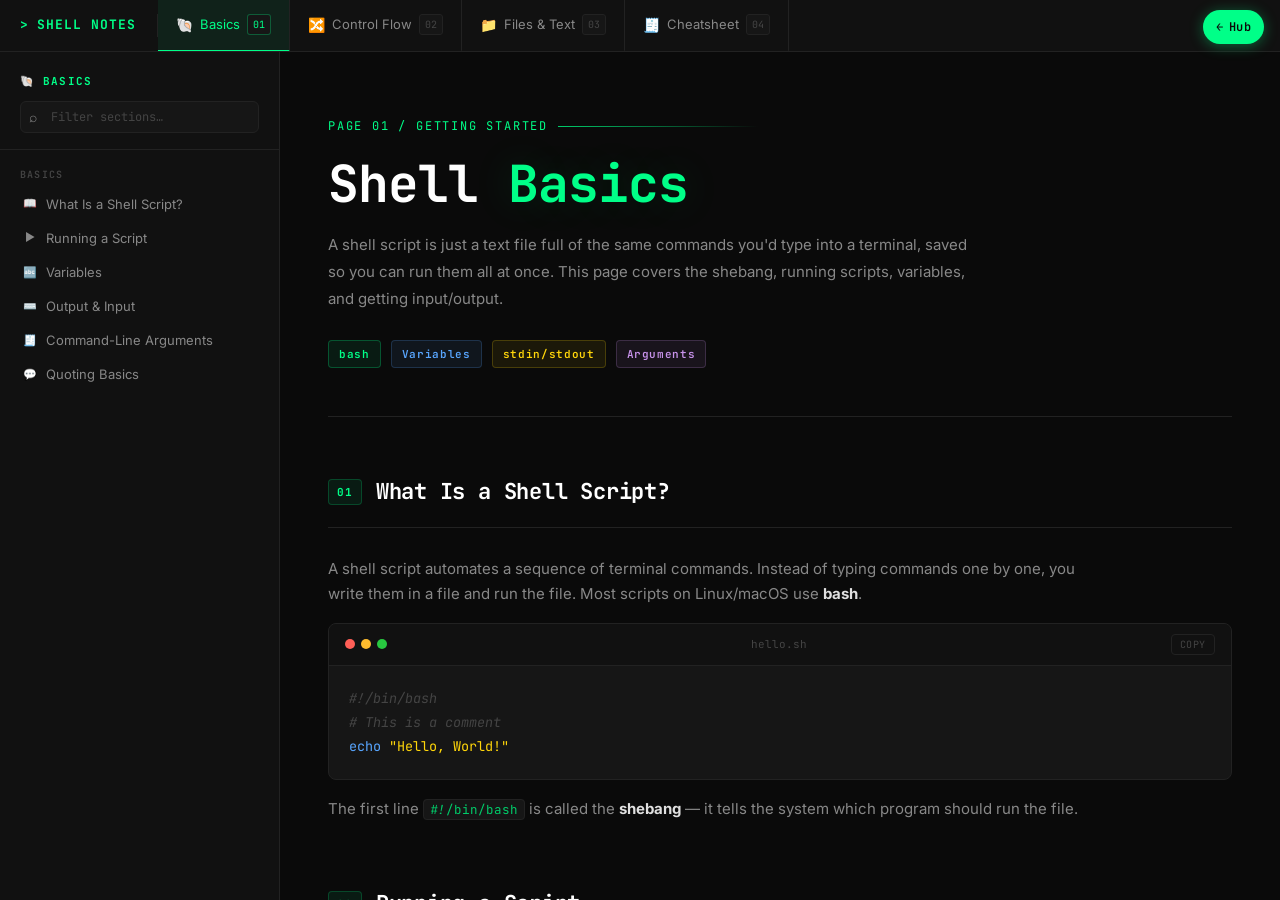
<file: notes/shell-scripting-notes.html>
<!DOCTYPE html>
<html lang="en">
<head>
<meta charset="UTF-8">
<meta name="viewport" content="width=device-width, initial-scale=1.0">
<title>Shell Scripting — Complete Notes</title>
<style>
  @import url('https://fonts.googleapis.com/css2?family=JetBrains+Mono:wght@300;400;500;600;700&family=Inter:wght@300;400;500;600;700&display=swap');

  :root {
    --bg: #0a0a0a;
    --bg2: #111111;
    --bg3: #161616;
    --border: #222222;
    --green: #00ff88;
    --green-dim: #00cc6a;
    --green-glow: rgba(0,255,136,0.15);
    --green-subtle: rgba(0,255,136,0.07);
    --yellow: #ffd60a;
    --blue: #58a6ff;
    --red: #ff6b6b;
    --purple: #c792ea;
    --orange: #ffab40;
    --text: #e0e0e0;
    --text-dim: #888;
    --text-faint: #444;
    --mono: 'JetBrains Mono', monospace;
    --sans: 'Inter', sans-serif;
    --sidebar-w: 280px;
    --topnav-h: 52px;
  }

  * { margin: 0; padding: 0; box-sizing: border-box; }
  html { scroll-behavior: smooth; }
  body { background: var(--bg); color: var(--text); font-family: var(--sans); font-size: 15px; line-height: 1.7; display: flex; flex-direction: column; height: 100vh; overflow: hidden; }

  /* ── TOP NAV (PAGES) ── */
  #topnav {
    position: fixed; top: 0; left: 0; right: 0; height: var(--topnav-h);
    background: var(--bg2); border-bottom: 1px solid var(--border);
    display: flex; align-items: center; z-index: 200; overflow-x: auto;
    scrollbar-width: none;
  }
  #topnav::-webkit-scrollbar { display: none; }

  .nav-logo {
    font-family: var(--mono); font-size: 13px; font-weight: 700;
    color: var(--green); letter-spacing: .08em; text-transform: uppercase;
    padding: 0 20px; white-space: nowrap; display: flex; align-items: center; gap: 8px;
    border-right: 1px solid var(--border); flex-shrink: 0;
  }
  .nav-logo::before { content: '>'; animation: blink 1.1s step-end infinite; }
  @keyframes blink { 0%,100%{opacity:1} 50%{opacity:0} }

  .page-tabs { display: flex; align-items: stretch; height: var(--topnav-h); }

  .page-tab {
    display: flex; align-items: center; gap: 7px;
    padding: 0 18px; font-family: var(--sans); font-size: 13px;
    color: var(--text-dim); cursor: pointer; white-space: nowrap;
    border-bottom: 2px solid transparent; border-right: 1px solid var(--border);
    transition: all .18s; user-select: none; flex-shrink: 0;
  }
  .page-tab:hover { color: var(--text); background: var(--green-subtle); }
  .page-tab.active { color: var(--green); border-bottom-color: var(--green); background: var(--green-subtle); }
  .page-tab .tab-icon { font-size: 14px; }
  .page-tab .tab-num {
    font-family: var(--mono); font-size: 10px; color: var(--text-faint);
    background: var(--bg3); border: 1px solid var(--border);
    padding: 1px 5px; border-radius: 3px;
  }
  .page-tab.active .tab-num { color: var(--green); border-color: rgba(0,255,136,.3); }

  /* ── LAYOUT ── */
  #layout {
    display: flex; margin-top: var(--topnav-h); height: calc(100vh - var(--topnav-h)); overflow: hidden;
  }

  /* ── SIDEBAR ── */
  #sidebar {
    width: var(--sidebar-w); background: var(--bg2);
    border-right: 1px solid var(--border); overflow-y: auto;
    flex-shrink: 0; transition: transform .3s;
  }
  #sidebar::-webkit-scrollbar { width: 4px; }
  #sidebar::-webkit-scrollbar-track { background: var(--bg2); }
  #sidebar::-webkit-scrollbar-thumb { background: var(--border); border-radius: 2px; }

  .sidebar-header {
    padding: 20px 20px 16px; border-bottom: 1px solid var(--border);
    position: sticky; top: 0; background: var(--bg2); z-index: 1;
  }
  .sidebar-page-title {
    font-family: var(--mono); font-size: 11px; font-weight: 700;
    color: var(--green); letter-spacing: .1em; text-transform: uppercase;
    margin-bottom: 10px;
  }
  .sidebar-search { position: relative; }
  .sidebar-search input {
    width: 100%; background: var(--bg3); border: 1px solid var(--border);
    border-radius: 6px; color: var(--text); font-family: var(--mono);
    font-size: 12px; padding: 7px 10px 7px 30px; outline: none; transition: border-color .2s;
  }
  .sidebar-search input:focus { border-color: var(--green); }
  .sidebar-search input::placeholder { color: var(--text-faint); }
  .sidebar-search::before {
    content: '⌕'; position: absolute; left: 9px; top: 50%;
    transform: translateY(-50%); color: var(--text-dim); font-size: 14px; pointer-events: none;
  }

  .toc-section { padding: 8px 0; }
  .toc-section-label {
    font-family: var(--mono); font-size: 10px; font-weight: 600;
    letter-spacing: .12em; text-transform: uppercase; color: var(--text-faint);
    padding: 8px 20px 4px;
  }
  .toc-link {
    display: flex; align-items: center; gap: 8px; padding: 6px 20px;
    color: var(--text-dim); text-decoration: none; font-size: 13px;
    font-family: var(--sans); border-left: 2px solid transparent;
    transition: all .15s; cursor: pointer;
  }
  .toc-link:hover, .toc-link.active {
    color: var(--green); border-left-color: var(--green); background: var(--green-subtle);
  }
  .toc-link .toc-icon { font-size: 11px; width: 16px; text-align: center; flex-shrink: 0; }

  /* ── MAIN CONTENT ── */
  #main {
    flex: 1; overflow-y: auto; padding: 0 48px 80px; min-width: 0;
  }
  #main::-webkit-scrollbar { width: 6px; }
  #main::-webkit-scrollbar-track { background: var(--bg); }
  #main::-webkit-scrollbar-thumb { background: var(--border); border-radius: 3px; }

  /* ── PAGES ── */
  .page { display: none; }
  .page.active { display: block; }

  /* ── HERO ── */
  .hero { padding: 64px 0 48px; border-bottom: 1px solid var(--border); margin-bottom: 56px; }
  .hero-eyebrow {
    font-family: var(--mono); font-size: 12px; color: var(--green);
    letter-spacing: .15em; text-transform: uppercase; margin-bottom: 20px;
    display: flex; align-items: center; gap: 10px;
  }
  .hero-eyebrow::after {
    content: ''; flex: 1; height: 1px;
    background: linear-gradient(to right, var(--green-dim), transparent); max-width: 200px;
  }
  .hero h1 {
    font-family: var(--mono); font-size: clamp(32px, 4vw, 58px);
    font-weight: 700; line-height: 1.1; letter-spacing: -.02em; color: #fff; margin-bottom: 18px;
  }
  .hero h1 span { color: var(--green); text-shadow: 0 0 40px var(--green-glow); }
  .hero-desc { font-size: 15px; color: var(--text-dim); max-width: 640px; line-height: 1.8; margin-bottom: 28px; }
  .hero-badges { display: flex; gap: 10px; flex-wrap: wrap; }
  .badge { font-family: var(--mono); font-size: 11px; font-weight: 600; padding: 4px 10px; border-radius: 4px; letter-spacing: .06em; }
  .badge-green { background: var(--green-subtle); color: var(--green); border: 1px solid rgba(0,255,136,.25); }
  .badge-blue { background: rgba(88,166,255,.08); color: var(--blue); border: 1px solid rgba(88,166,255,.2); }
  .badge-yellow { background: rgba(255,214,10,.07); color: var(--yellow); border: 1px solid rgba(255,214,10,.2); }
  .badge-purple { background: rgba(199,146,234,.08); color: var(--purple); border: 1px solid rgba(199,146,234,.2); }

  /* ── SECTIONS ── */
  .section { margin-bottom: 64px; scroll-margin-top: 20px; }
  .section-header {
    display: flex; align-items: center; gap: 14px;
    margin-bottom: 28px; padding-bottom: 16px; border-bottom: 1px solid var(--border);
  }
  .section-num {
    font-family: var(--mono); font-size: 11px; color: var(--green);
    background: var(--green-subtle); border: 1px solid rgba(0,255,136,.2);
    padding: 3px 8px; border-radius: 4px; font-weight: 700; letter-spacing: .08em; flex-shrink: 0;
  }
  .section h2 { font-family: var(--mono); font-size: 22px; font-weight: 700; color: #fff; letter-spacing: -.01em; }
  .section h3 {
    font-family: var(--sans); font-size: 16px; font-weight: 600; color: var(--text);
    margin: 28px 0 12px; display: flex; align-items: center; gap: 8px;
  }
  .section h3::before { content: '//'; font-family: var(--mono); color: var(--green-dim); font-size: 13px; font-weight: 400; }
  .section p { color: var(--text-dim); margin-bottom: 14px; max-width: 760px; }

  /* ── CODE BLOCK ── */
  .code-block { background: var(--bg3); border: 1px solid var(--border); border-radius: 8px; overflow: hidden; margin: 16px 0; }
  .code-header {
    display: flex; align-items: center; justify-content: space-between;
    padding: 10px 16px; background: var(--bg2); border-bottom: 1px solid var(--border);
    font-family: var(--mono); font-size: 11px; color: var(--text-faint);
  }
  .code-header .dots { display: flex; gap: 6px; }
  .code-header .dot { width: 10px; height: 10px; border-radius: 50%; }
  .dot-r { background: #ff5f57; } .dot-y { background: #febc2e; } .dot-g { background: #28c840; }
  .copy-btn {
    background: none; border: 1px solid var(--border); color: var(--text-faint);
    font-family: var(--mono); font-size: 10px; padding: 3px 8px;
    border-radius: 4px; cursor: pointer; transition: all .15s; letter-spacing: .06em;
  }
  .copy-btn:hover { border-color: var(--green); color: var(--green); }
  .copy-btn.copied { border-color: var(--green); color: var(--green); }
  .code-block pre {
    padding: 20px; overflow-x: auto; font-family: var(--mono);
    font-size: 13.5px; line-height: 1.8; color: var(--text);
  }
  .code-block pre::-webkit-scrollbar { height: 4px; }
  .code-block pre::-webkit-scrollbar-thumb { background: var(--border); border-radius: 2px; }

  .kw { color: var(--purple); }
  .fn { color: var(--blue); }
  .str { color: var(--yellow); }
  .cmt { color: var(--text-faint); font-style: italic; }
  .num { color: var(--orange); }
  .cls { color: var(--green); }
  .op  { color: var(--red); }
  .out { color: var(--purple); }
  .dec { color: var(--orange); }

  /* ── INFO BOXES ── */
  .info-box {
    border-radius: 8px; padding: 16px 18px; margin: 16px 0;
    display: flex; gap: 12px; align-items: flex-start; font-size: 14px; max-width: 760px;
  }
  .info-box .icon { font-size: 16px; flex-shrink: 0; margin-top: 2px; }
  .info-box-content { color: var(--text-dim); line-height: 1.7; }
  .info-box-content strong { color: var(--text); font-weight: 600; }
  .tip { background: rgba(0,255,136,.06); border: 1px solid rgba(0,255,136,.2); }
  .warning { background: rgba(255,214,10,.06); border: 1px solid rgba(255,214,10,.2); }
  .note { background: rgba(88,166,255,.06); border: 1px solid rgba(88,166,255,.2); }
  .danger { background: rgba(255,107,107,.06); border: 1px solid rgba(255,107,107,.2); }

  /* ── TABLE ── */
  .table-wrap { overflow-x: auto; margin: 16px 0; }
  table { width: 100%; border-collapse: collapse; font-size: 13.5px; font-family: var(--mono); }
  th { background: var(--bg3); color: var(--green); font-weight: 600; font-size: 11px; letter-spacing: .08em; text-transform: uppercase; padding: 10px 14px; text-align: left; border-bottom: 1px solid var(--border); }
  td { padding: 9px 14px; border-bottom: 1px solid var(--border); color: var(--text-dim); vertical-align: top; }
  td:first-child { color: var(--green-dim); font-weight: 500; }
  tr:hover td { background: var(--green-subtle); }

  /* ── CARDS ── */
  .card-grid { display: grid; grid-template-columns: repeat(auto-fill, minmax(220px, 1fr)); gap: 12px; margin: 16px 0; }
  .card { background: var(--bg3); border: 1px solid var(--border); border-radius: 8px; padding: 16px; transition: border-color .2s; }
  .card:hover { border-color: var(--green); }
  .card .card-icon { font-size: 20px; margin-bottom: 8px; }
  .card .card-title { font-weight: 600; font-size: 14px; color: var(--text); margin-bottom: 4px; }
  .card .card-desc { font-size: 12.5px; color: var(--text-dim); line-height: 1.6; }

  /* ── STYLED LIST ── */
  .styled-list { list-style: none; padding: 0; margin: 12px 0; max-width: 760px; }
  .styled-list li { padding: 7px 0 7px 22px; color: var(--text-dim); font-size: 14px; border-bottom: 1px solid var(--border); position: relative; }
  .styled-list li:last-child { border-bottom: none; }
  .styled-list li::before { content: '▸'; position: absolute; left: 0; color: var(--green); font-size: 11px; top: 9px; }
  .styled-list li strong { color: var(--text); }

  /* ── FLOW ── */
  .flow { display: flex; align-items: center; gap: 0; margin: 20px 0; flex-wrap: wrap; max-width: 760px; }
  .flow-step { background: var(--bg3); border: 1px solid var(--border); border-radius: 8px; padding: 12px 16px; text-align: center; min-width: 110px; }
  .flow-step .step-label { font-family: var(--mono); font-size: 10px; font-weight: 700; letter-spacing: .1em; text-transform: uppercase; margin-bottom: 4px; color: var(--text-faint); }
  .flow-step .step-name { font-size: 13px; font-weight: 600; color: var(--text); }
  .flow-step.active { border-color: var(--green); background: var(--green-subtle); }
  .flow-step.active .step-label { color: var(--green); }
  .flow-step.active .step-name { color: var(--green); }
  .flow-arrow { font-family: var(--mono); color: var(--text-faint); font-size: 18px; padding: 0 8px; flex-shrink: 0; }

  code { font-family: var(--mono); font-size: 12.5px; background: var(--bg3); border: 1px solid var(--border); color: var(--green-dim); padding: 1px 6px; border-radius: 4px; }
  .divider { border: none; border-top: 1px solid var(--border); margin: 40px 0; }

  /* ── BACK TOP ── */
  #back-top { position: fixed; bottom: 28px; right: 28px; background: var(--bg2); border: 1px solid var(--border); color: var(--green); font-family: var(--mono); font-size: 12px; padding: 8px 14px; border-radius: 6px; cursor: pointer; opacity: 0; transition: opacity .3s, border-color .2s; z-index: 50; }
  #back-top.visible { opacity: 1; }
  #back-top:hover { border-color: var(--green); background: var(--green-subtle); }

  /* ── HAMBURGER ── */
  #menu-toggle { display: none; position: fixed; top: 10px; right: 12px; z-index: 300; background: var(--bg2); border: 1px solid var(--border); color: var(--green); font-size: 18px; width: 34px; height: 34px; border-radius: 6px; cursor: pointer; align-items: center; justify-content: center; }
  #overlay { display: none; position: fixed; inset: 0; background: rgba(0,0,0,.6); z-index: 90; margin-top: var(--topnav-h); }

  @media (max-width: 900px) {
    #sidebar { position: fixed; top: var(--topnav-h); bottom: 0; left: 0; z-index: 100; transform: translateX(-100%); }
    #sidebar.open { transform: translateX(0); }
    #menu-toggle { display: flex; }
    #overlay.show { display: block; }
    #main { padding: 24px 20px 60px; }
    .page-tab span.tab-label { display: none; }
  }
</style>
</head>
<body>

<!-- TOP PAGE NAV -->
<nav id="topnav">
  <div class="nav-logo">Shell Notes</div>
  <div class="page-tabs">
    <div class="page-tab active" onclick="switchPage('p1',this)">
      <span class="tab-icon">🐚</span><span class="tab-label">Basics</span><span class="tab-num">01</span>
    </div>
    <div class="page-tab" onclick="switchPage('p2',this)">
      <span class="tab-icon">🔀</span><span class="tab-label">Control Flow</span><span class="tab-num">02</span>
    </div>
    <div class="page-tab" onclick="switchPage('p3',this)">
      <span class="tab-icon">📁</span><span class="tab-label">Files & Text</span><span class="tab-num">03</span>
    </div>
    <div class="page-tab" onclick="switchPage('p4',this)">
      <span class="tab-icon">🧾</span><span class="tab-label">Cheatsheet</span><span class="tab-num">04</span>
    </div>
  </div>
</nav>

<button id="menu-toggle" onclick="toggleSidebar()">☰</button>
<div id="overlay" onclick="closeSidebar()"></div>

<div id="layout">
  <!-- SIDEBAR -->
  <aside id="sidebar">
    <div class="sidebar-header">
      <div class="sidebar-page-title" id="sidebar-title">🐚 Basics</div>
      <div class="sidebar-search">
        <input type="text" id="toc-search" placeholder="Filter sections…" oninput="filterTOC(this.value)">
      </div>
    </div>
    <div id="toc-content"></div>
  </aside>

  <!-- MAIN -->
  <main id="main">

  <!-- ══════════════════ PAGE 1 — BASICS ══════════════════ -->
  <div class="page active" id="p1">
    <div class="hero">
      <div class="hero-eyebrow">Page 01 / Getting Started</div>
      <h1>Shell <span>Basics</span></h1>
      <p class="hero-desc">A shell script is just a text file full of the same commands you'd type into a terminal, saved so you can run them all at once. This page covers the shebang, running scripts, variables, and getting input/output.</p>
      <div class="hero-badges">
        <span class="badge badge-green">bash</span>
        <span class="badge badge-blue">Variables</span>
        <span class="badge badge-yellow">stdin/stdout</span>
        <span class="badge badge-purple">Arguments</span>
      </div>
    </div>

    <div class="section" id="s1-intro">
      <div class="section-header"><span class="section-num">01</span><h2>What Is a Shell Script?</h2></div>
      <p>A shell script automates a sequence of terminal commands. Instead of typing commands one by one, you write them in a file and run the file. Most scripts on Linux/macOS use <strong style="color:var(--text)">bash</strong>.</p>
      <div class="code-block">
        <div class="code-header"><div class="dots"><div class="dot dot-r"></div><div class="dot dot-y"></div><div class="dot dot-g"></div></div><span>hello.sh</span><button class="copy-btn" onclick="copyCode(this)">COPY</button></div>
        <pre><span class="cmt">#!/bin/bash</span>
<span class="cmt"># This is a comment</span>
<span class="fn">echo</span> <span class="str">"Hello, World!"</span></pre>
      </div>
      <p>The first line <code>#!/bin/bash</code> is called the <strong style="color:var(--text)">shebang</strong> — it tells the system which program should run the file.</p>
    </div>

    <div class="section" id="s1-run">
      <div class="section-header"><span class="section-num">02</span><h2>Running a Script</h2></div>
      <div class="code-block">
        <div class="code-header"><div class="dots"><div class="dot dot-r"></div><div class="dot dot-y"></div><div class="dot dot-g"></div></div><span>terminal</span><button class="copy-btn" onclick="copyCode(this)">COPY</button></div>
        <pre><span class="fn">chmod</span> +x hello.sh     <span class="cmt"># make it executable, do this once</span>
./hello.sh              <span class="cmt"># run it</span>

<span class="cmt"># or, without making it executable:</span>
<span class="fn">bash</span> hello.sh</pre>
      </div>
      <div class="info-box tip">
        <span class="icon">💡</span>
        <div class="info-box-content"><code>chmod +x</code> gives the file "execute" permission. Without it, <code>./hello.sh</code> will say "permission denied".</div>
      </div>
    </div>

    <div class="section" id="s1-variables">
      <div class="section-header"><span class="section-num">03</span><h2>Variables</h2></div>
      <p>No spaces around <code>=</code>. To read a variable's value, put a <code>$</code> in front of its name.</p>
      <div class="code-block">
        <div class="code-header"><div class="dots"><div class="dot dot-r"></div><div class="dot dot-y"></div><div class="dot dot-g"></div></div><span>variables.sh</span><button class="copy-btn" onclick="copyCode(this)">COPY</button></div>
        <pre>name<span class="op">=</span><span class="str">"Alex"</span>
age<span class="op">=</span><span class="num">25</span>

<span class="fn">echo</span> <span class="str">"My name is $name"</span>
<span class="fn">echo</span> <span class="str">"My name is ${name}"</span>   <span class="cmt"># same thing, braces are safer</span>

<span class="cmt"># command output stored in a variable</span>
today<span class="op">=</span><span class="op">$(</span><span class="fn">date</span> +%Y-%m-%d<span class="op">)</span>
<span class="fn">echo</span> <span class="str">"Today is $today"</span></pre>
      </div>
      <div class="info-box warning">
        <span class="icon">⚠️</span>
        <div class="info-box-content"><code>name = "Alex"</code> (with spaces) will <strong>not</strong> work — bash reads it as running a command called <code>name</code> with arguments.</div>
      </div>
    </div>

    <div class="section" id="s1-io">
      <div class="section-header"><span class="section-num">04</span><h2>Output & Input</h2></div>
      <div class="code-block">
        <div class="code-header"><div class="dots"><div class="dot dot-r"></div><div class="dot dot-y"></div><div class="dot dot-g"></div></div><span>greet.sh</span><button class="copy-btn" onclick="copyCode(this)">COPY</button></div>
        <pre><span class="fn">echo</span> <span class="str">"What is your name?"</span>
<span class="fn">read</span> name
<span class="fn">echo</span> <span class="str">"Nice to meet you, $name!"</span>

<span class="cmt"># read with a prompt on one line</span>
<span class="fn">read</span> -p <span class="str">"Enter your age: "</span> age
<span class="fn">echo</span> <span class="str">"You are $age years old"</span></pre>
      </div>
    </div>

    <div class="section" id="s1-args">
      <div class="section-header"><span class="section-num">05</span><h2>Command-Line Arguments</h2></div>
      <p>Values passed when running the script — e.g. <code>./deploy.sh prod v2</code>.</p>
      <div class="table-wrap">
        <table>
          <tr><th>Symbol</th><th>Meaning</th></tr>
          <tr><td>$0</td><td>The script's own name</td></tr>
          <tr><td>$1, $2, …</td><td>First, second, … argument</td></tr>
          <tr><td>$#</td><td>Number of arguments passed</td></tr>
          <tr><td>$@</td><td>All arguments, as separate words</td></tr>
          <tr><td>$?</td><td>Exit code of the last command run</td></tr>
        </table>
      </div>
      <div class="code-block">
        <div class="code-header"><div class="dots"><div class="dot dot-r"></div><div class="dot dot-y"></div><div class="dot dot-g"></div></div><span>deploy.sh</span><button class="copy-btn" onclick="copyCode(this)">COPY</button></div>
        <pre><span class="fn">echo</span> <span class="str">"Script name: $0"</span>
<span class="fn">echo</span> <span class="str">"Environment: $1"</span>
<span class="fn">echo</span> <span class="str">"Version: $2"</span>
<span class="fn">echo</span> <span class="str">"Total args: $#"</span></pre>
      </div>
    </div>

    <div class="section" id="s1-quoting">
      <div class="section-header"><span class="section-num">06</span><h2>Quoting Basics</h2></div>
      <div class="table-wrap">
        <table>
          <tr><th>Quote</th><th>Behavior</th></tr>
          <tr><td>"double"</td><td>Variables and $(...) are expanded inside</td></tr>
          <tr><td>'single'</td><td>Everything is literal — nothing is expanded</td></tr>
          <tr><td>no quotes</td><td>Word splitting happens — risky with spaces in values</td></tr>
        </table>
      </div>
      <div class="info-box tip">
        <span class="icon">💡</span>
        <div class="info-box-content">A good habit: always wrap variables in double quotes, like <code>"$name"</code>, to avoid surprises if the value contains spaces.</div>
      </div>
    </div>
  </div><!-- /page 1 -->

  <!-- ══════════════════ PAGE 2 — CONTROL FLOW ══════════════════ -->
  <div class="page" id="p2">
    <div class="hero">
      <div class="hero-eyebrow">Page 02 / Logic</div>
      <h1>Control <span>Flow</span></h1>
      <p class="hero-desc">Making decisions and repeating work — if/else, case, the three loop types, and reusable functions.</p>
      <div class="hero-badges">
        <span class="badge badge-green">if / else</span>
        <span class="badge badge-blue">for / while</span>
        <span class="badge badge-yellow">case</span>
        <span class="badge badge-purple">functions</span>
      </div>
    </div>

    <div class="section" id="s2-if">
      <div class="section-header"><span class="section-num">01</span><h2>if / elif / else</h2></div>
      <p>Square brackets <code>[ ]</code> are the <code>test</code> command. Always leave a space right after <code>[</code> and before <code>]</code>.</p>
      <div class="code-block">
        <div class="code-header"><div class="dots"><div class="dot dot-r"></div><div class="dot dot-y"></div><div class="dot dot-g"></div></div><span>check_age.sh</span><button class="copy-btn" onclick="copyCode(this)">COPY</button></div>
        <pre><span class="kw">if</span> [ <span class="op">$</span>age -ge <span class="num">18</span> ]; <span class="kw">then</span>
  <span class="fn">echo</span> <span class="str">"You are an adult"</span>
<span class="kw">elif</span> [ <span class="op">$</span>age -ge <span class="num">13</span> ]; <span class="kw">then</span>
  <span class="fn">echo</span> <span class="str">"You are a teenager"</span>
<span class="kw">else</span>
  <span class="fn">echo</span> <span class="str">"You are a child"</span>
<span class="kw">fi</span></pre>
      </div>
      <h3>Comparison operators</h3>
      <div class="table-wrap">
        <table>
          <tr><th>Numbers</th><th>Strings</th><th>Meaning</th></tr>
          <tr><td>-eq</td><td>=</td><td>equal</td></tr>
          <tr><td>-ne</td><td>!=</td><td>not equal</td></tr>
          <tr><td>-gt</td><td>—</td><td>greater than</td></tr>
          <tr><td>-lt</td><td>—</td><td>less than</td></tr>
          <tr><td>-ge / -le</td><td>—</td><td>greater/less than or equal</td></tr>
          <tr><td>—</td><td>-z</td><td>string is empty</td></tr>
          <tr><td>—</td><td>-n</td><td>string is not empty</td></tr>
        </table>
      </div>
      <div class="info-box note">
        <span class="icon">📘</span>
        <div class="info-box-content">Combine conditions with <code>&&</code> (and) or <code>||</code> (or): <code>if [ "$a" = "x" ] && [ "$b" = "y" ]; then</code></div>
      </div>
    </div>

    <div class="section" id="s2-case">
      <div class="section-header"><span class="section-num">02</span><h2>case</h2></div>
      <p>A cleaner way to check one variable against many possible values.</p>
      <div class="code-block">
        <div class="code-header"><div class="dots"><div class="dot dot-r"></div><div class="dot dot-y"></div><div class="dot dot-g"></div></div><span>case.sh</span><button class="copy-btn" onclick="copyCode(this)">COPY</button></div>
        <pre><span class="fn">read</span> -p <span class="str">"Enter a fruit: "</span> fruit

<span class="kw">case</span> <span class="op">$</span>fruit <span class="kw">in</span>
  apple)
    <span class="fn">echo</span> <span class="str">"That's a red fruit"</span> ;;
  banana)
    <span class="fn">echo</span> <span class="str">"That's a yellow fruit"</span> ;;
  grape|orange)
    <span class="fn">echo</span> <span class="str">"That's a common fruit"</span> ;;
  *)
    <span class="fn">echo</span> <span class="str">"Unknown fruit"</span> ;;
<span class="kw">esac</span></pre>
      </div>
    </div>

    <div class="section" id="s2-loops">
      <div class="section-header"><span class="section-num">03</span><h2>Loops</h2></div>
      <div class="code-block">
        <div class="code-header"><div class="dots"><div class="dot dot-r"></div><div class="dot dot-y"></div><div class="dot dot-g"></div></div><span>for loop</span><button class="copy-btn" onclick="copyCode(this)">COPY</button></div>
        <pre><span class="kw">for</span> i <span class="kw">in</span> <span class="num">1</span> <span class="num">2</span> <span class="num">3</span>; <span class="kw">do</span>
  <span class="fn">echo</span> <span class="str">"Number: $i"</span>
<span class="kw">done</span>

<span class="cmt"># loop over a range</span>
<span class="kw">for</span> i <span class="kw">in</span> {<span class="num">1</span>..<span class="num">5</span>}; <span class="kw">do</span> <span class="fn">echo</span> <span class="op">$</span>i; <span class="kw">done</span>

<span class="cmt"># loop over files</span>
<span class="kw">for</span> file <span class="kw">in</span> *.txt; <span class="kw">do</span>
  <span class="fn">echo</span> <span class="str">"Found: $file"</span>
<span class="kw">done</span></pre>
      </div>
      <div class="code-block">
        <div class="code-header"><div class="dots"><div class="dot dot-r"></div><div class="dot dot-y"></div><div class="dot dot-g"></div></div><span>while / until loop</span><button class="copy-btn" onclick="copyCode(this)">COPY</button></div>
        <pre>count<span class="op">=</span><span class="num">1</span>
<span class="kw">while</span> [ <span class="op">$</span>count -le <span class="num">5</span> ]; <span class="kw">do</span>
  <span class="fn">echo</span> <span class="str">"Count: $count"</span>
  count<span class="op">=</span><span class="op">$((</span>count + <span class="num">1</span><span class="op">))</span>
<span class="kw">done</span>

<span class="cmt"># until runs while the condition is FALSE</span>
<span class="kw">until</span> [ <span class="op">$</span>count -gt <span class="num">10</span> ]; <span class="kw">do</span>
  <span class="fn">echo</span> <span class="op">$</span>count
  count<span class="op">=</span><span class="op">$((</span>count + <span class="num">1</span><span class="op">))</span>
<span class="kw">done</span></pre>
      </div>
      <div class="info-box tip">
        <span class="icon">💡</span>
        <div class="info-box-content"><code>break</code> exits a loop early; <code>continue</code> skips to the next iteration — same as most other languages.</div>
      </div>
    </div>

    <div class="section" id="s2-functions">
      <div class="section-header"><span class="section-num">04</span><h2>Functions</h2></div>
      <p>Functions group reusable code. Arguments are read with <code>$1</code>, <code>$2</code>, etc, just like script arguments.</p>
      <div class="code-block">
        <div class="code-header"><div class="dots"><div class="dot dot-r"></div><div class="dot dot-y"></div><div class="dot dot-g"></div></div><span>functions.sh</span><button class="copy-btn" onclick="copyCode(this)">COPY</button></div>
        <pre><span class="fn">greet</span>() {
  <span class="kw">local</span> name<span class="op">=</span><span class="op">$1</span>
  <span class="fn">echo</span> <span class="str">"Hello, $name!"</span>
}

<span class="fn">add</span>() {
  <span class="kw">local</span> sum<span class="op">=</span><span class="op">$((</span><span class="op">$1</span> + <span class="op">$2</span><span class="op">))</span>
  <span class="fn">echo</span> <span class="op">$</span>sum   <span class="cmt"># "return" a value by printing it</span>
}

<span class="fn">greet</span> <span class="str">"Sam"</span>
result<span class="op">=</span><span class="op">$(</span><span class="fn">add</span> <span class="num">3</span> <span class="num">4</span><span class="op">)</span>
<span class="fn">echo</span> <span class="str">"Sum is $result"</span></pre>
      </div>
      <div class="info-box note">
        <span class="icon">📘</span>
        <div class="info-box-content"><code>local</code> keeps a variable scoped to the function, so it doesn't overwrite a same-named variable outside it.</div>
      </div>
    </div>
  </div><!-- /page 2 -->

  <!-- ══════════════════ PAGE 3 — FILES & TEXT ══════════════════ -->
  <div class="page" id="p3">
    <div class="hero">
      <div class="hero-eyebrow">Page 03 / Working With Data</div>
      <h1>Files <span>& Text</span></h1>
      <p class="hero-desc">Checking files, redirecting output, chaining commands with pipes, arrays, and the everyday text tools grep, sed, and awk.</p>
      <div class="hero-badges">
        <span class="badge badge-green">Redirection</span>
        <span class="badge badge-blue">Pipes</span>
        <span class="badge badge-yellow">Arrays</span>
        <span class="badge badge-purple">grep / sed / awk</span>
      </div>
    </div>

    <div class="section" id="s3-filetest">
      <div class="section-header"><span class="section-num">01</span><h2>File Test Operators</h2></div>
      <p>Used inside <code>[ ]</code> to check things about a file before acting on it.</p>
      <div class="table-wrap">
        <table>
          <tr><th>Operator</th><th>Checks</th></tr>
          <tr><td>-e</td><td>File or directory exists</td></tr>
          <tr><td>-f</td><td>Exists and is a regular file</td></tr>
          <tr><td>-d</td><td>Exists and is a directory</td></tr>
          <tr><td>-r / -w / -x</td><td>Readable / writable / executable</td></tr>
          <tr><td>-s</td><td>File exists and is not empty</td></tr>
        </table>
      </div>
      <div class="code-block">
        <div class="code-header"><div class="dots"><div class="dot dot-r"></div><div class="dot dot-y"></div><div class="dot dot-g"></div></div><span>check_file.sh</span><button class="copy-btn" onclick="copyCode(this)">COPY</button></div>
        <pre><span class="kw">if</span> [ -f <span class="str">"config.txt"</span> ]; <span class="kw">then</span>
  <span class="fn">echo</span> <span class="str">"Config file found"</span>
<span class="kw">else</span>
  <span class="fn">echo</span> <span class="str">"Missing config.txt"</span>
<span class="kw">fi</span></pre>
      </div>
    </div>

    <div class="section" id="s3-redirect">
      <div class="section-header"><span class="section-num">02</span><h2>Redirection & Pipes</h2></div>
      <div class="table-wrap">
        <table>
          <tr><th>Symbol</th><th>Meaning</th></tr>
          <tr><td>&gt;</td><td>Send output to a file, overwriting it</td></tr>
          <tr><td>&gt;&gt;</td><td>Send output to a file, appending to it</td></tr>
          <tr><td>&lt;</td><td>Read input from a file</td></tr>
          <tr><td>2&gt;</td><td>Send only error output to a file</td></tr>
          <tr><td>|</td><td>Pipe — send one command's output into the next command's input</td></tr>
        </table>
      </div>
      <div class="code-block">
        <div class="code-header"><div class="dots"><div class="dot dot-r"></div><div class="dot dot-y"></div><div class="dot dot-g"></div></div><span>examples</span><button class="copy-btn" onclick="copyCode(this)">COPY</button></div>
        <pre><span class="fn">echo</span> <span class="str">"log entry"</span> >> app.log     <span class="cmt"># append to a log file</span>
<span class="fn">ls</span> -l > files.txt             <span class="cmt"># save listing to a file</span>
<span class="fn">command</span> 2> errors.txt        <span class="cmt"># save only errors</span>
<span class="fn">ps</span> aux | <span class="fn">grep</span> <span class="str">"nginx"</span>       <span class="cmt"># pipe: filter process list</span>
<span class="fn">cat</span> file.txt | <span class="fn">wc</span> -l          <span class="cmt"># pipe: count lines</span></pre>
      </div>
    </div>

    <div class="section" id="s3-arrays">
      <div class="section-header"><span class="section-num">03</span><h2>Arrays</h2></div>
      <div class="code-block">
        <div class="code-header"><div class="dots"><div class="dot dot-r"></div><div class="dot dot-y"></div><div class="dot dot-g"></div></div><span>arrays.sh</span><button class="copy-btn" onclick="copyCode(this)">COPY</button></div>
        <pre>fruits<span class="op">=</span>(<span class="str">"apple"</span> <span class="str">"banana"</span> <span class="str">"grape"</span>)

<span class="fn">echo</span> <span class="op">${</span>fruits[0]<span class="op">}</span>        <span class="cmt"># first item: apple</span>
<span class="fn">echo</span> <span class="op">${</span>fruits[@]<span class="op">}</span>        <span class="cmt"># all items</span>
<span class="fn">echo</span> <span class="op">${#</span>fruits[@]<span class="op">}</span>       <span class="cmt"># number of items</span>

<span class="kw">for</span> fruit <span class="kw">in</span> <span class="str">"${fruits[@]}"</span>; <span class="kw">do</span>
  <span class="fn">echo</span> <span class="str">"I like $fruit"</span>
<span class="kw">done</span></pre>
      </div>
    </div>

    <div class="section" id="s3-grep">
      <div class="section-header"><span class="section-num">04</span><h2>grep — Search Text</h2></div>
      <div class="code-block">
        <div class="code-header"><div class="dots"><div class="dot dot-r"></div><div class="dot dot-y"></div><div class="dot dot-g"></div></div><span>grep examples</span><button class="copy-btn" onclick="copyCode(this)">COPY</button></div>
        <pre><span class="fn">grep</span> <span class="str">"error"</span> app.log         <span class="cmt"># lines containing "error"</span>
<span class="fn">grep</span> -i <span class="str">"error"</span> app.log      <span class="cmt"># case-insensitive</span>
<span class="fn">grep</span> -v <span class="str">"debug"</span> app.log      <span class="cmt"># lines NOT containing "debug"</span>
<span class="fn">grep</span> -r <span class="str">"TODO"</span> ./src         <span class="cmt"># search recursively in a folder</span>
<span class="fn">grep</span> -c <span class="str">"error"</span> app.log      <span class="cmt"># just count matching lines</span></pre>
      </div>
    </div>

    <div class="section" id="s3-sed">
      <div class="section-header"><span class="section-num">05</span><h2>sed — Find & Replace</h2></div>
      <div class="code-block">
        <div class="code-header"><div class="dots"><div class="dot dot-r"></div><div class="dot dot-y"></div><div class="dot dot-g"></div></div><span>sed examples</span><button class="copy-btn" onclick="copyCode(this)">COPY</button></div>
        <pre><span class="fn">sed</span> <span class="str">'s/old/new/'</span> file.txt      <span class="cmt"># replace first match per line, prints result</span>
<span class="fn">sed</span> <span class="str">'s/old/new/g'</span> file.txt     <span class="cmt"># replace ALL matches per line</span>
<span class="fn">sed</span> -i <span class="str">'s/old/new/g'</span> file.txt  <span class="cmt"># edit the file in place</span>
<span class="fn">sed</span> -n <span class="str">'2,4p'</span> file.txt        <span class="cmt"># print only lines 2 to 4</span></pre>
      </div>
    </div>

    <div class="section" id="s3-awk">
      <div class="section-header"><span class="section-num">06</span><h2>awk — Columns & Reports</h2></div>
      <p>Great for column-based data — awk splits each line into fields (<code>$1</code>, <code>$2</code>, …) by whitespace by default.</p>
      <div class="code-block">
        <div class="code-header"><div class="dots"><div class="dot dot-r"></div><div class="dot dot-y"></div><div class="dot dot-g"></div></div><span>awk examples</span><button class="copy-btn" onclick="copyCode(this)">COPY</button></div>
        <pre><span class="fn">awk</span> <span class="str">'{print $1}'</span> file.txt        <span class="cmt"># print the first column of each line</span>
<span class="fn">awk</span> -F<span class="str">","</span> <span class="str">'{print $2}'</span> data.csv   <span class="cmt"># use comma as the separator</span>
<span class="fn">awk</span> <span class="str">'{sum += $3} END {print sum}'</span> data.txt  <span class="cmt"># total up column 3</span></pre>
      </div>
      <div class="info-box tip">
        <span class="icon">💡</span>
        <div class="info-box-content">Rule of thumb: <strong>grep</strong> to find lines, <strong>sed</strong> to change text, <strong>awk</strong> to work with columns.</div>
      </div>
    </div>
  </div><!-- /page 3 -->

  <!-- ══════════════════ PAGE 4 — CHEATSHEET ══════════════════ -->
  <div class="page" id="p4">
    <div class="hero">
      <div class="hero-eyebrow">Page 04 / Quick Reference</div>
      <h1>Practical <span>& Cheatsheet</span></h1>
      <p class="hero-desc">Exit codes, string tricks, debugging a broken script, scheduling with cron, and a fast lookup table of everything above.</p>
      <div class="hero-badges">
        <span class="badge badge-green">Exit Codes</span>
        <span class="badge badge-blue">Debugging</span>
        <span class="badge badge-yellow">cron</span>
        <span class="badge badge-purple">Cheatsheet</span>
      </div>
    </div>

    <div class="section" id="s4-exit">
      <div class="section-header"><span class="section-num">01</span><h2>Exit Codes</h2></div>
      <p>Every command returns a number when it finishes: <code>0</code> means success, anything else means some kind of failure. Stored in <code>$?</code>.</p>
      <div class="code-block">
        <div class="code-header"><div class="dots"><div class="dot dot-r"></div><div class="dot dot-y"></div><div class="dot dot-g"></div></div><span>exit_codes.sh</span><button class="copy-btn" onclick="copyCode(this)">COPY</button></div>
        <pre><span class="fn">mkdir</span> /tmp/testdir
<span class="kw">if</span> [ <span class="op">$?</span> -eq <span class="num">0</span> ]; <span class="kw">then</span>
  <span class="fn">echo</span> <span class="str">"Folder created successfully"</span>
<span class="kw">else</span>
  <span class="fn">echo</span> <span class="str">"Something went wrong"</span>
<span class="kw">fi</span>

<span class="cmt"># exit your own script with a custom code</span>
<span class="kw">exit</span> <span class="num">1</span></pre>
      </div>
    </div>

    <div class="section" id="s4-strings">
      <div class="section-header"><span class="section-num">02</span><h2>String Tricks</h2></div>
      <div class="code-block">
        <div class="code-header"><div class="dots"><div class="dot dot-r"></div><div class="dot dot-y"></div><div class="dot dot-g"></div></div><span>strings.sh</span><button class="copy-btn" onclick="copyCode(this)">COPY</button></div>
        <pre>text<span class="op">=</span><span class="str">"Hello World"</span>

<span class="fn">echo</span> <span class="op">${#</span>text<span class="op">}</span>              <span class="cmt"># length: 11</span>
<span class="fn">echo</span> <span class="op">${</span>text:0:5<span class="op">}</span>          <span class="cmt"># substring: Hello</span>
<span class="fn">echo</span> <span class="op">${</span>text/World/Bash<span class="op">}</span>   <span class="cmt"># replace: Hello Bash</span>
<span class="fn">echo</span> <span class="op">${</span>text^^<span class="op">}</span>             <span class="cmt"># uppercase: HELLO WORLD</span>
<span class="fn">echo</span> <span class="op">${</span>text,,<span class="op">}</span>             <span class="cmt"># lowercase: hello world</span></pre>
      </div>
    </div>

    <div class="section" id="s4-debug">
      <div class="section-header"><span class="section-num">03</span><h2>Debugging a Script</h2></div>
      <div class="code-block">
        <div class="code-header"><div class="dots"><div class="dot dot-r"></div><div class="dot dot-y"></div><div class="dot dot-g"></div></div><span>terminal</span><button class="copy-btn" onclick="copyCode(this)">COPY</button></div>
        <pre><span class="fn">bash</span> -x script.sh      <span class="cmt"># print every command as it runs</span>
<span class="fn">bash</span> -n script.sh      <span class="cmt"># check for syntax errors without running it</span></pre>
      </div>
      <p>You can also add <code>set -x</code> near the top of a script to turn on this tracing just for that script, and <code>set -e</code> to make it stop immediately if any command fails.</p>
      <div class="info-box warning">
        <span class="icon">⚠️</span>
        <div class="info-box-content">Adding <code>set -euo pipefail</code> at the top of a script is a common safety habit: stop on error, stop on unset variables, and catch failures inside pipes.</div>
      </div>
    </div>

    <div class="section" id="s4-cron">
      <div class="section-header"><span class="section-num">04</span><h2>Scheduling With cron</h2></div>
      <p>cron runs a script automatically on a schedule. Edit your schedule with <code>crontab -e</code>.</p>
      <div class="code-block">
        <div class="code-header"><div class="dots"><div class="dot dot-r"></div><div class="dot dot-y"></div><div class="dot dot-g"></div></div><span>crontab syntax</span><button class="copy-btn" onclick="copyCode(this)">COPY</button></div>
        <pre><span class="cmt"># minute hour day month weekday   command</span>
0 9 * * *   /home/user/backup.sh        <span class="cmt"># every day at 9:00 AM</span>
*/15 * * * * /home/user/check.sh        <span class="cmt"># every 15 minutes</span>
0 0 * * 0    /home/user/weekly.sh        <span class="cmt"># every Sunday at midnight</span></pre>
      </div>
    </div>

    <div class="section" id="s4-cheat">
      <div class="section-header"><span class="section-num">05</span><h2>Command Cheatsheet</h2></div>
      <div class="code-block">
        <div class="code-header"><div class="dots"><div class="dot dot-r"></div><div class="dot dot-y"></div><div class="dot dot-g"></div></div><span>everyday commands</span><button class="copy-btn" onclick="copyCode(this)">COPY</button></div>
        <pre><span class="fn">pwd</span>                    <span class="cmt"># print current directory</span>
<span class="fn">ls</span> -la                 <span class="cmt"># list files, including hidden ones</span>
<span class="fn">cd</span> path/                <span class="cmt"># change directory</span>
<span class="fn">mkdir</span> -p a/b/c          <span class="cmt"># make nested folders</span>
<span class="fn">cp</span> src dest             <span class="cmt"># copy a file</span>
<span class="fn">mv</span> old new              <span class="cmt"># move / rename</span>
<span class="fn">rm</span> -rf folder/          <span class="cmt"># delete a folder, force, no prompt</span>
<span class="fn">cat</span> file.txt             <span class="cmt"># print a whole file</span>
<span class="fn">head</span> -n 10 file.txt     <span class="cmt"># first 10 lines</span>
<span class="fn">tail</span> -f app.log         <span class="cmt"># follow a growing log file live</span>
<span class="fn">find</span> . -name <span class="str">"*.log"</span>  <span class="cmt"># find files by name</span>
<span class="fn">which</span> bash              <span class="cmt"># show path to a command</span>
<span class="fn">alias</span> ll<span class="op">=</span><span class="str">'ls -la'</span>       <span class="cmt"># create a shortcut command</span></pre>
      </div>
      <div class="divider"></div>
      <div class="info-box note">
        <span class="icon">📘</span>
        <div class="info-box-content">Bookmark this page — use the sidebar search on each tab to jump straight to a section, and the <strong>COPY</strong> button on any code block to grab the snippet.</div>
      </div>
    </div>
  </div><!-- /page 4 -->

  </main>
</div><!-- /layout -->

<button id="back-top" onclick="scrollToTop()">↑ TOP</button>

<!-- ── TOC DATA ── -->
<script>
const tocData = {
  p1: {
    title: "🐚 Basics",
    sections: [
      { label: "Basics", links: [
        { href: "s1-intro", icon: "📖", text: "What Is a Shell Script?" },
        { href: "s1-run", icon: "▶️", text: "Running a Script" },
        { href: "s1-variables", icon: "🔤", text: "Variables" },
        { href: "s1-io", icon: "⌨️", text: "Output & Input" },
        { href: "s1-args", icon: "🧾", text: "Command-Line Arguments" },
        { href: "s1-quoting", icon: "💬", text: "Quoting Basics" },
      ]}
    ]
  },
  p2: {
    title: "🔀 Control Flow",
    sections: [
      { label: "Control Flow", links: [
        { href: "s2-if", icon: "🔀", text: "if / elif / else" },
        { href: "s2-case", icon: "🔢", text: "case" },
        { href: "s2-loops", icon: "🔁", text: "Loops" },
        { href: "s2-functions", icon: "🧩", text: "Functions" },
      ]}
    ]
  },
  p3: {
    title: "📁 Files & Text",
    sections: [
      { label: "Files & Text", links: [
        { href: "s3-filetest", icon: "📁", text: "File Test Operators" },
        { href: "s3-redirect", icon: "↪️", text: "Redirection & Pipes" },
        { href: "s3-arrays", icon: "🗂️", text: "Arrays" },
        { href: "s3-grep", icon: "🔍", text: "grep — Search Text" },
        { href: "s3-sed", icon: "✏️", text: "sed — Find & Replace" },
        { href: "s3-awk", icon: "📊", text: "awk — Columns & Reports" },
      ]}
    ]
  },
  p4: {
    title: "🧾 Cheatsheet",
    sections: [
      { label: "Reference", links: [
        { href: "s4-exit", icon: "🚦", text: "Exit Codes" },
        { href: "s4-strings", icon: "🔤", text: "String Tricks" },
        { href: "s4-debug", icon: "🐞", text: "Debugging a Script" },
        { href: "s4-cron", icon: "⏰", text: "Scheduling With cron" },
        { href: "s4-cheat", icon: "🧾", text: "Command Cheatsheet" },
      ]}
    ]
  }
};

let currentPage = 'p1';

function buildTOC(pageId) {
  const data = tocData[pageId];
  const container = document.getElementById('toc-content');
  document.getElementById('sidebar-title').textContent = data.title;
  let html = '';
  data.sections.forEach(sec => {
    html += `<div class="toc-section">`;
    if (sec.label) html += `<div class="toc-section-label">${sec.label}</div>`;
    sec.links.forEach(l => {
      html += `<a class="toc-link" onclick="scrollToSection('${l.href}')">
        <span class="toc-icon">${l.icon}</span>${l.text}
      </a>`;
    });
    html += `</div>`;
  });
  container.innerHTML = html;
}

function switchPage(pageId, tab) {
  document.querySelectorAll('.page').forEach(p => p.classList.remove('active'));
  document.querySelectorAll('.page-tab').forEach(t => t.classList.remove('active'));
  document.getElementById(pageId).classList.add('active');
  tab.classList.add('active');
  currentPage = pageId;
  document.getElementById('main').scrollTop = 0;
  buildTOC(pageId);
  document.getElementById('toc-search').value = '';
  closeSidebar();
}

function scrollToSection(id) {
  const el = document.getElementById(id);
  if (el) {
    document.getElementById('main').scrollTo({ top: el.offsetTop - 20, behavior: 'smooth' });
    document.querySelectorAll('.toc-link').forEach(l => l.classList.remove('active'));
    event.currentTarget.classList.add('active');
  }
  closeSidebar();
}

function scrollToTop() {
  document.getElementById('main').scrollTo({ top: 0, behavior: 'smooth' });
}

document.getElementById('main').addEventListener('scroll', function() {
  const btn = document.getElementById('back-top');
  btn.classList.toggle('visible', this.scrollTop > 400);
});

function toggleSidebar() {
  document.getElementById('sidebar').classList.toggle('open');
  document.getElementById('overlay').classList.toggle('show');
}
function closeSidebar() {
  document.getElementById('sidebar').classList.remove('open');
  document.getElementById('overlay').classList.remove('show');
}

function filterTOC(q) {
  q = q.toLowerCase();
  document.querySelectorAll('.toc-link').forEach(link => {
    link.style.display = link.textContent.toLowerCase().includes(q) ? 'flex' : 'none';
  });
  document.querySelectorAll('.toc-section-label').forEach(label => {
    const visible = [...label.parentElement.querySelectorAll('.toc-link')].some(l => l.style.display !== 'none');
    label.style.display = visible ? '' : 'none';
  });
}

function copyCode(btn) {
  const pre = btn.closest('.code-block').querySelector('pre');
  navigator.clipboard.writeText(pre.innerText).then(() => {
    btn.textContent = 'COPIED!';
    btn.classList.add('copied');
    setTimeout(() => { btn.textContent = 'COPY'; btn.classList.remove('copied'); }, 2000);
  });
}

buildTOC('p1');
</script>

<!-- ══════════ Learning Hub integration (injected) ══════════ -->
<style>
  #hub-back-btn {
    position: fixed; top: 10px; right: 16px; z-index: 999;
    display: flex; align-items: center; gap: 6px;
    font-family: 'JetBrains Mono', 'SF Mono', monospace;
    font-size: 12px; font-weight: 600; letter-spacing: .03em;
    color: #0a0a0a; background: #00ff88;
    padding: 7px 13px; border-radius: 20px; text-decoration: none;
    box-shadow: 0 2px 14px rgba(0,255,136,.35);
    transition: transform .15s ease, box-shadow .15s ease;
  }
  #hub-back-btn:hover { transform: translateY(-1px); box-shadow: 0 4px 18px rgba(0,255,136,.5); }
  .search-highlight-pulse {
    animation: hubPulse 1.4s ease-out 2;
    border-radius: 10px;
  }
  @keyframes hubPulse {
    0%   { box-shadow: 0 0 0 0 rgba(0,255,136,.55); }
    70%  { box-shadow: 0 0 0 14px rgba(0,255,136,0); }
    100% { box-shadow: 0 0 0 0 rgba(0,255,136,0); }
  }
  @media (max-width: 640px) { #hub-back-btn span.lbl { display: none; } }
</style>
<a id="hub-back-btn" href="../index.html" title="Back to Learning Hub">&#8592; <span class="lbl">Hub</span></a>
<script>
(function () {
  function getParam(name) {
    return new URLSearchParams(window.location.search).get(name);
  }
  function go() {
    var page = getParam('page');
    var nb = getParam('nb');
    var sec = getParam('sec');
    try {
      if (page && typeof switchPage === 'function') {
        var tab = document.querySelector('.page-tab[onclick*="\'' + page + '\'"]');
        if (tab) switchPage(page, tab);
      }
    } catch (e) { /* noop */ }
    try {
      if (nb && typeof openNotebook === 'function') {
        var item = document.querySelector('.toc-item[onclick*="\'' + nb + '\'"]');
        document.querySelectorAll('.notebook-page').forEach(function(p){ p.classList.remove('active'); });
        var target = document.getElementById(nb);
        if (target) target.classList.add('active');
        document.querySelectorAll('.toc-item').forEach(function(el){ el.classList.remove('active'); });
        if (item) item.classList.add('active');
      }
    } catch (e) { /* noop */ }
    if (sec) {
      setTimeout(function () {
        var el = document.getElementById(sec);
        if (el) {
          el.scrollIntoView({ behavior: 'smooth', block: 'start' });
          el.classList.add('search-highlight-pulse');
          setTimeout(function () { el.classList.remove('search-highlight-pulse'); }, 3000);
        }
      }, 200);
    }
  }
  if (document.readyState === 'loading') {
    document.addEventListener('DOMContentLoaded', go);
  } else {
    go();
  }
})();
</script>
<script>
document.addEventListener("contextmenu", (e) => { e.preventDefault(); });
</script>
</body>
</html>
</file>
<file: assets/style.css>
@import url('https://fonts.googleapis.com/css2?family=JetBrains+Mono:wght@300;400;500;600;700;800&family=Inter:wght@300;400;500;600;700;800&display=swap');

:root {
  --bg: #0a0a0a;
  --bg2: #111111;
  --bg3: #161616;
  --bg4: #1c1c1c;
  --border: #222222;
  --border-soft: #1a1a1a;
  --green: #00ff88;
  --green-dim: #00cc6a;
  --green-glow: rgba(0, 255, 136, .16);
  --green-subtle: rgba(0, 255, 136, .07);
  --text: #e8e8e8;
  --text-dim: #8a8a8a;
  --text-faint: #4a4a4a;
  --mono: 'JetBrains Mono', monospace;
  --sans: 'Inter', sans-serif;
}

* { margin: 0; padding: 0; box-sizing: border-box; }
html { scroll-behavior: smooth; }
body {
  background: var(--bg);
  color: var(--text);
  font-family: var(--sans);
  font-size: 15px;
  line-height: 1.6;
  min-height: 100vh;
  position: relative;
  overflow-x: hidden;
}

/* faint grid backdrop, like a terminal canvas */
body::before {
  content: '';
  position: fixed; inset: 0;
  background-image:
    linear-gradient(var(--border-soft) 1px, transparent 1px),
    linear-gradient(90deg, var(--border-soft) 1px, transparent 1px);
  background-size: 42px 42px;
  mask-image: radial-gradient(ellipse 80% 60% at 50% 0%, black 10%, transparent 70%);
  -webkit-mask-image: radial-gradient(ellipse 80% 60% at 50% 0%, black 10%, transparent 70%);
  pointer-events: none;
  z-index: 0;
  opacity: .5;
}

::selection { background: var(--green); color: #0a0a0a; }

a { color: inherit; }

/* ─────────────────────── topbar ─────────────────────── */
#topbar {
  position: relative; z-index: 5;
  display: flex; align-items: center; justify-content: space-between;
  padding: 18px 32px;
  border-bottom: 1px solid var(--border);
  background: rgba(10,10,10,.8);
  backdrop-filter: blur(6px);
}
.logo {
  font-family: var(--mono); font-size: 14px; font-weight: 700;
  letter-spacing: .08em; text-transform: uppercase; color: var(--green);
  display: flex; align-items: center; gap: 8px;
}
.logo::before { content: '>'; animation: blink 1.1s step-end infinite; }
@keyframes blink { 0%, 100% { opacity: 1; } 50% { opacity: 0; } }
.topbar-stats {
  font-family: var(--mono); font-size: 12px; color: var(--text-dim);
  display: flex; gap: 18px;
}
.topbar-stats b { color: var(--text); font-weight: 600; }
@media (max-width: 620px) { .topbar-stats { display: none; } }

/* ─────────────────────── hero / search ─────────────────────── */
main { position: relative; z-index: 2; }
.hero {
  max-width: 780px; margin: 0 auto; padding: 72px 24px 28px;
  text-align: center;
}
.hero-eyebrow {
  font-family: var(--mono); font-size: 12px; letter-spacing: .12em;
  text-transform: uppercase; color: var(--green-dim);
  display: inline-flex; align-items: center; gap: 8px;
  padding: 5px 12px; border: 1px solid rgba(0,255,136,.25);
  border-radius: 20px; background: var(--green-subtle); margin-bottom: 22px;
}
.hero h1 {
  font-family: var(--sans); font-weight: 800; font-size: clamp(30px, 5vw, 46px);
  line-height: 1.15; letter-spacing: -.02em; color: #fff;
  margin-bottom: 14px;
}
.hero h1 span { color: var(--green); }
.hero p.sub {
  color: var(--text-dim); font-size: 16px; max-width: 520px; margin: 0 auto;
}

/* command-palette search */
.search-wrap { max-width: 680px; margin: 34px auto 0; position: relative; }
.search-box {
  display: flex; align-items: center; gap: 12px;
  background: var(--bg2); border: 1px solid var(--border);
  border-radius: 12px; padding: 16px 18px;
  font-family: var(--mono);
  transition: border-color .15s, box-shadow .15s;
}
.search-box.focused {
  border-color: var(--green-dim);
  box-shadow: 0 0 0 4px var(--green-subtle), 0 8px 30px rgba(0,255,136,.08);
}
.search-box .prompt { color: var(--green); font-weight: 700; flex-shrink: 0; }
.search-box input {
  flex: 1; background: none; border: none; outline: none;
  color: var(--text); font-family: var(--mono); font-size: 15px;
}
.search-box input::placeholder { color: var(--text-faint); }
.search-box .kbd-hint {
  font-family: var(--mono); font-size: 11px; color: var(--text-faint);
  border: 1px solid var(--border); border-radius: 5px; padding: 2px 6px;
  flex-shrink: 0;
}
@media (max-width: 560px) { .search-box .kbd-hint { display: none; } }

.results-panel {
  position: absolute; left: 0; right: 0; top: calc(100% + 10px);
  background: var(--bg2); border: 1px solid var(--border); border-radius: 12px;
  max-height: 420px; overflow-y: auto;
  box-shadow: 0 20px 60px rgba(0,0,0,.55);
  display: none; z-index: 20; text-align: left;
}
.results-panel.open { display: block; }
.results-group-label {
  font-family: var(--mono); font-size: 10.5px; letter-spacing: .1em; text-transform: uppercase;
  color: var(--text-faint); padding: 12px 16px 6px;
}
.result-item {
  display: flex; align-items: center; gap: 12px;
  padding: 10px 16px; cursor: pointer;
  border-left: 2px solid transparent;
}
.result-item .r-icon { font-size: 16px; width: 20px; text-align: center; flex-shrink: 0; }
.result-item .r-title { color: var(--text); font-size: 14px; font-weight: 500; }
.result-item .r-meta {
  margin-left: auto; font-family: var(--mono); font-size: 11px; color: var(--text-faint);
  white-space: nowrap; flex-shrink: 0;
}
.result-item.active, .result-item:hover {
  background: var(--green-subtle); border-left-color: var(--green);
}
.result-item.active .r-title, .result-item:hover .r-title { color: var(--green); }
.results-empty { padding: 24px 16px; text-align: center; color: var(--text-faint); font-size: 13px; }
.results-footer {
  padding: 8px 16px; border-top: 1px solid var(--border);
  font-family: var(--mono); font-size: 10.5px; color: var(--text-faint);
  display: flex; gap: 14px;
}
.results-footer kbd {
  border: 1px solid var(--border); border-radius: 4px; padding: 1px 5px; margin-right: 4px;
}

.continue-chip {
  margin-top: 18px; display: inline-flex; align-items: center; gap: 8px;
  font-family: var(--mono); font-size: 12.5px; color: var(--text-dim);
  padding: 7px 14px; border: 1px solid var(--border); border-radius: 20px;
  cursor: pointer; transition: border-color .15s, color .15s;
}
.continue-chip:hover { border-color: var(--green-dim); color: var(--green); }

/* ─────────────────────── modules grid ─────────────────────── */
.modules-section { max-width: 1160px; margin: 0 auto; padding: 56px 24px 90px; }
.modules-header {
  display: flex; align-items: baseline; justify-content: space-between;
  margin-bottom: 22px; gap: 12px; flex-wrap: wrap;
}
.modules-header h2 {
  font-family: var(--mono); font-size: 13px; letter-spacing: .1em; text-transform: uppercase;
  color: var(--text-dim); font-weight: 600;
}
.modules-header h2 b { color: var(--text); }
.modules-filter { display: flex; gap: 6px; flex-wrap: wrap; }
.filter-chip {
  font-family: var(--mono); font-size: 11.5px; color: var(--text-dim);
  border: 1px solid var(--border); border-radius: 14px; padding: 5px 11px;
  cursor: pointer; background: var(--bg2); transition: all .15s;
}
.filter-chip:hover { color: var(--text); }
.filter-chip.active { color: var(--green); border-color: rgba(0,255,136,.4); background: var(--green-subtle); }

.modules-grid {
  display: grid; grid-template-columns: repeat(auto-fill, minmax(270px, 1fr)); gap: 16px;
}
.module-card {
  position: relative; display: block; text-decoration: none;
  background: var(--bg2); border: 1px solid var(--border); border-radius: 14px;
  padding: 22px; overflow: hidden; cursor: pointer;
  transition: transform .18s ease, border-color .18s ease, box-shadow .18s ease;
}
.module-card::before {
  content: ''; position: absolute; top: 0; left: 0; right: 0; height: 2px;
  background: var(--accent, var(--green)); opacity: .85;
}
.module-card:hover {
  transform: translateY(-3px);
  border-color: var(--accent, var(--green));
  box-shadow: 0 14px 34px rgba(0,0,0,.45);
}
.module-card .m-top { display: flex; align-items: center; justify-content: space-between; margin-bottom: 14px; }
.module-card .m-icon {
  font-size: 24px; width: 44px; height: 44px; display: flex; align-items: center; justify-content: center;
  background: var(--bg3); border: 1px solid var(--border); border-radius: 10px;
}
.module-card .m-count {
  font-family: var(--mono); font-size: 10.5px; color: var(--text-faint);
  border: 1px solid var(--border); border-radius: 12px; padding: 3px 9px;
}
.module-card h3 {
  font-size: 17px; font-weight: 700; color: #fff; margin-bottom: 6px; letter-spacing: -.01em;
}
.module-card p {
  font-size: 13px; color: var(--text-dim); line-height: 1.55; margin-bottom: 16px; min-height: 40px;
}
.module-card .m-tags { display: flex; gap: 6px; flex-wrap: wrap; }
.module-card .m-tag {
  font-family: var(--mono); font-size: 10px; color: var(--text-faint);
  background: var(--bg3); border: 1px solid var(--border-soft); border-radius: 4px; padding: 2px 6px;
}
.module-card .m-arrow {
  position: absolute; bottom: 20px; right: 20px; color: var(--text-faint);
  font-size: 15px; transition: transform .18s, color .18s;
}
.module-card:hover .m-arrow { color: var(--accent, var(--green)); transform: translateX(3px); }

.module-card.placeholder {
  border-style: dashed; cursor: default; display: flex; align-items: center; justify-content: center;
  min-height: 168px; text-align: center;
}
.module-card.placeholder:hover { transform: none; box-shadow: none; border-color: var(--border); }
.placeholder-inner { color: var(--text-faint); font-family: var(--mono); font-size: 12.5px; }
.placeholder-inner .p-plus { font-size: 22px; color: var(--text-faint); display: block; margin-bottom: 8px; }

/* ─────────────────────── footer ─────────────────────── */
footer {
  position: relative; z-index: 2;
  border-top: 1px solid var(--border);
  padding: 22px 32px; text-align: center;
  font-family: var(--mono); font-size: 11.5px; color: var(--text-faint);
}
footer b { color: var(--text-dim); }

/* focus visibility */
a:focus-visible, .result-item:focus-visible, .filter-chip:focus-visible, input:focus-visible {
  outline: 2px solid var(--green); outline-offset: 2px;
}

@media (prefers-reduced-motion: reduce) {
  .logo::before { animation: none; }
  * { transition: none !important; animation: none !important; }
}
</file>
